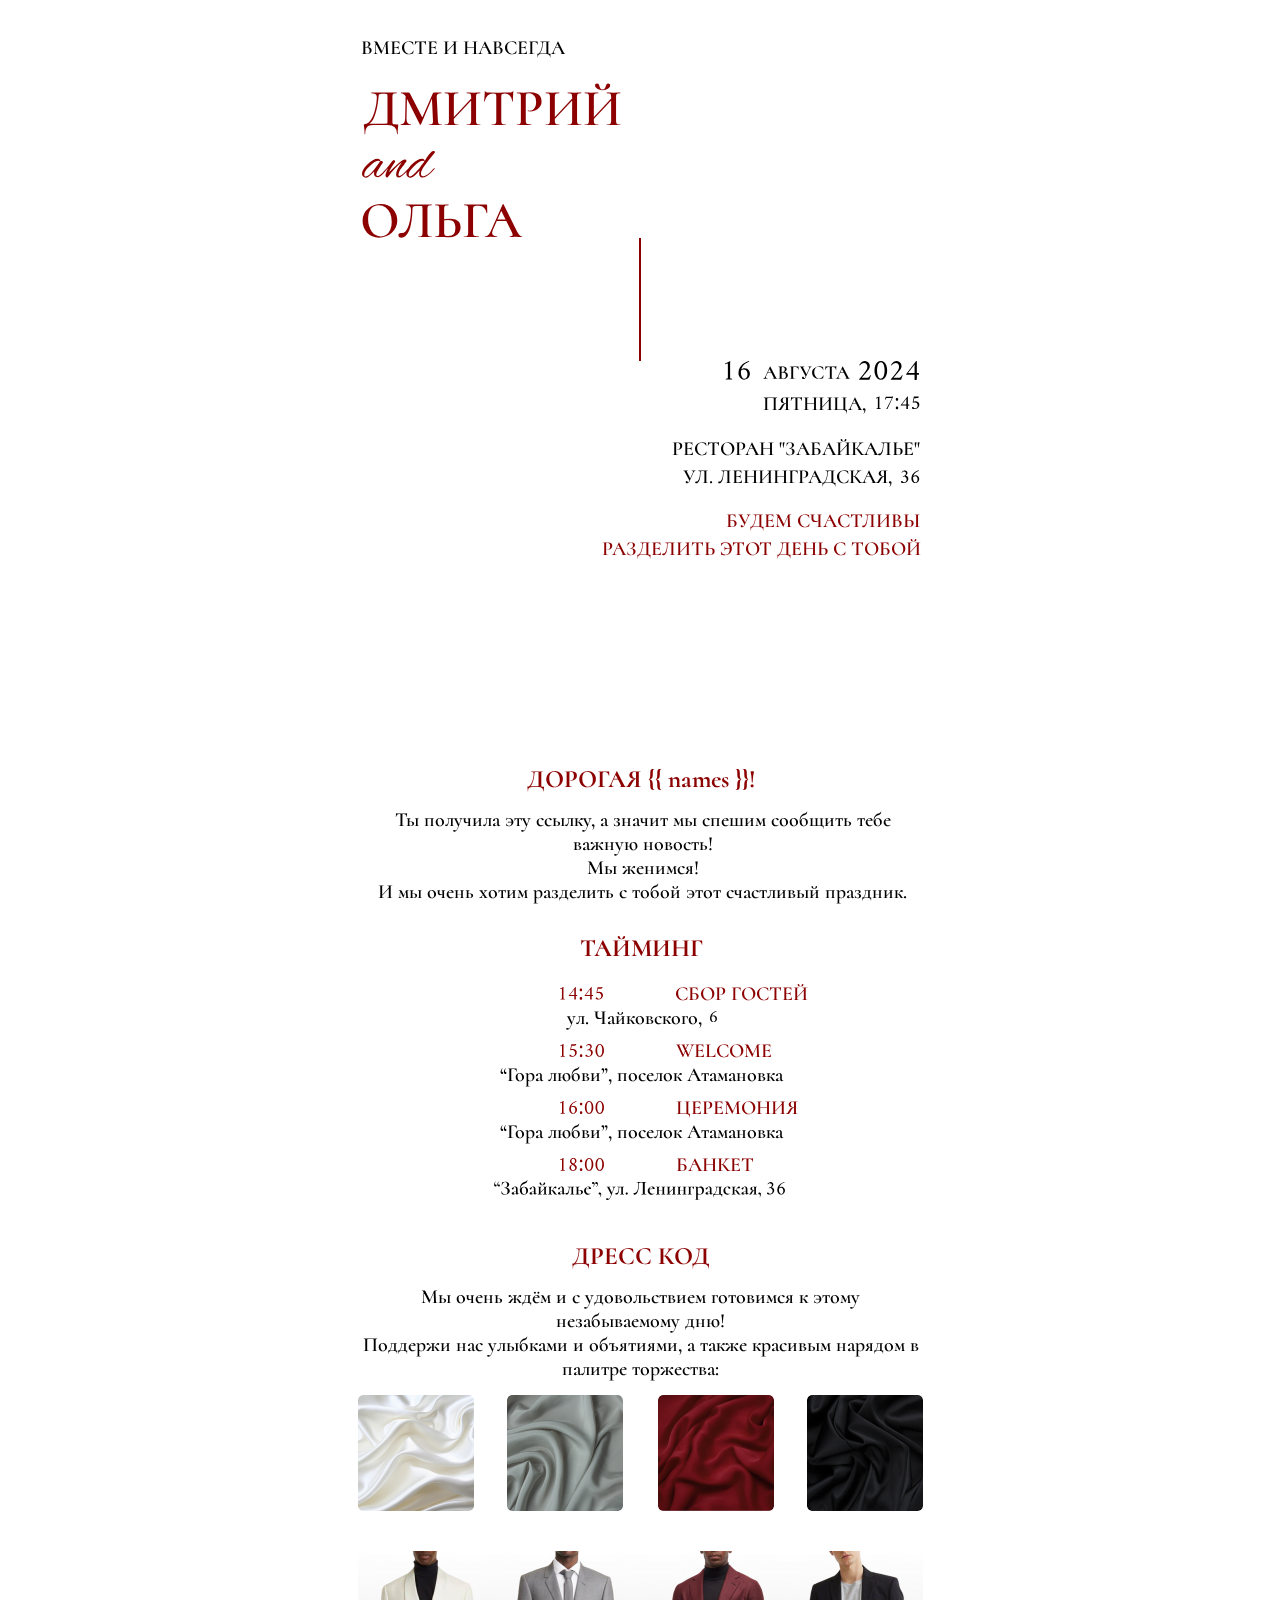
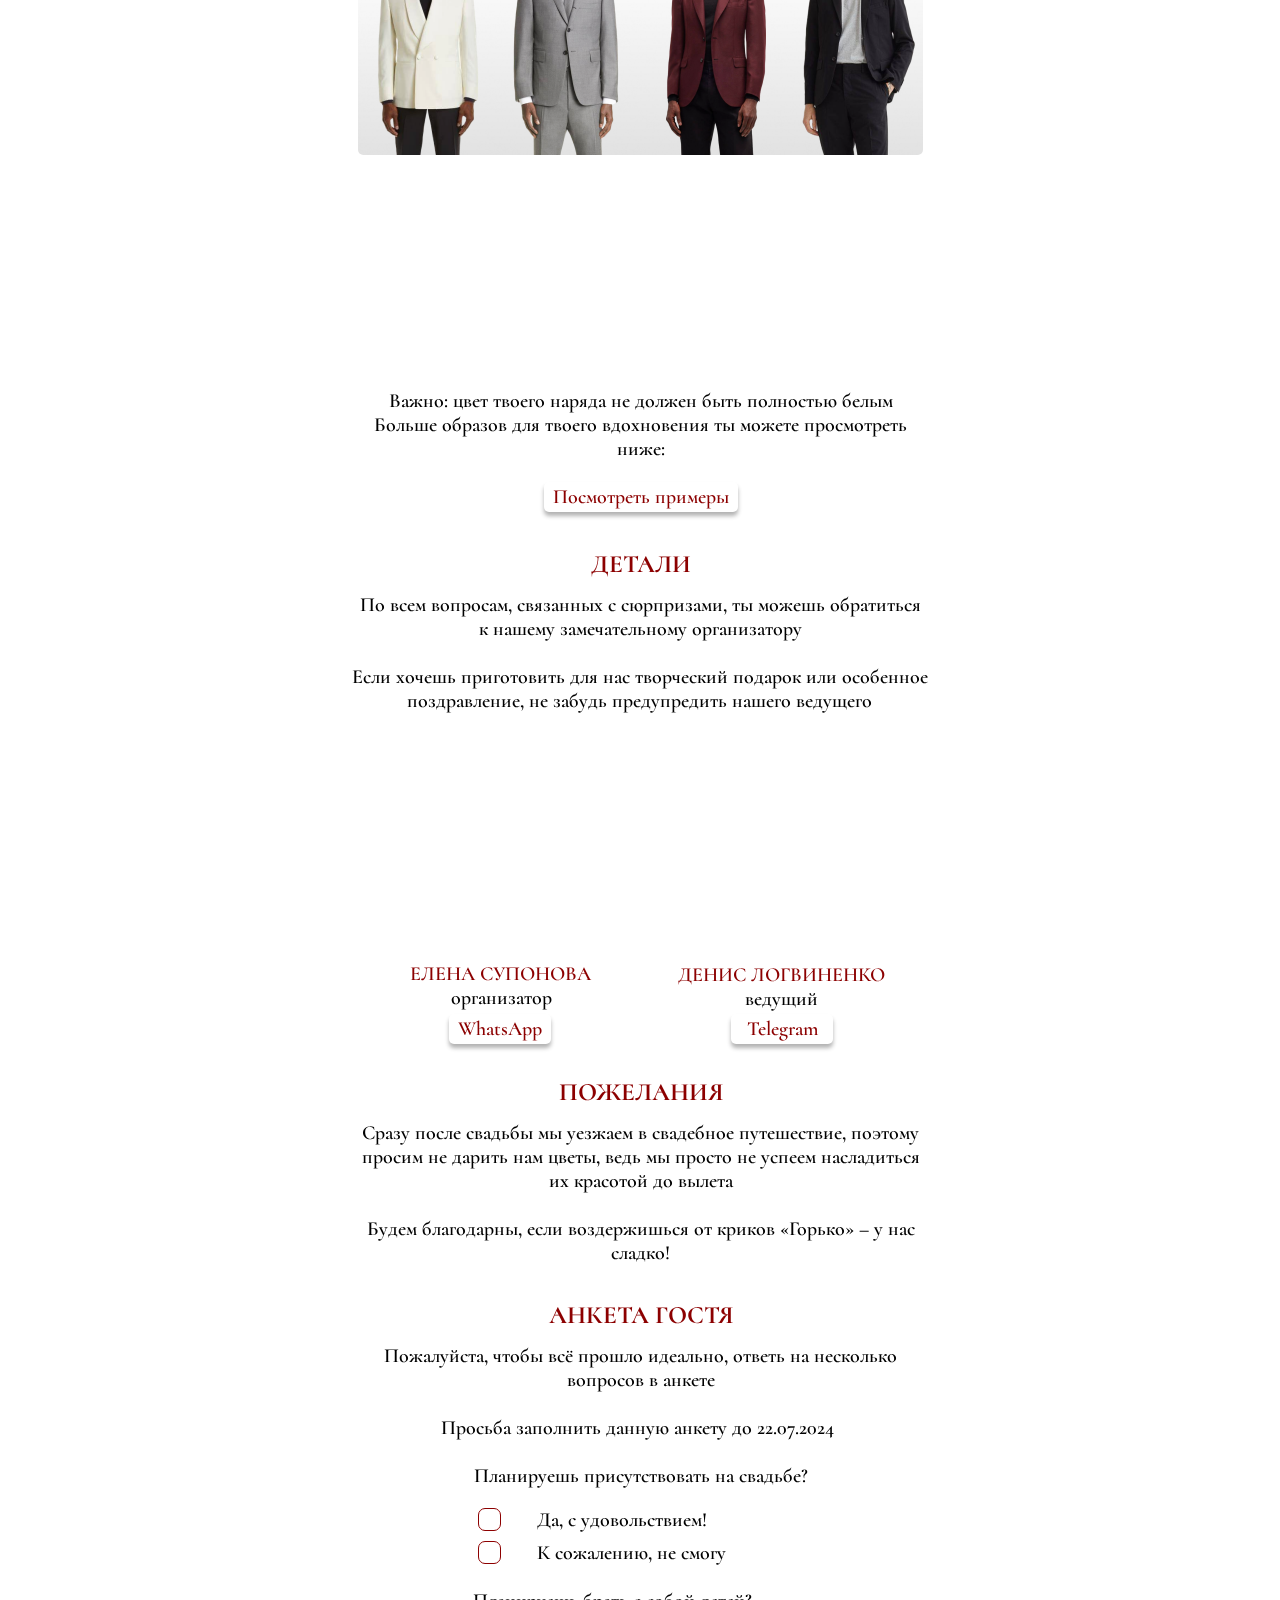
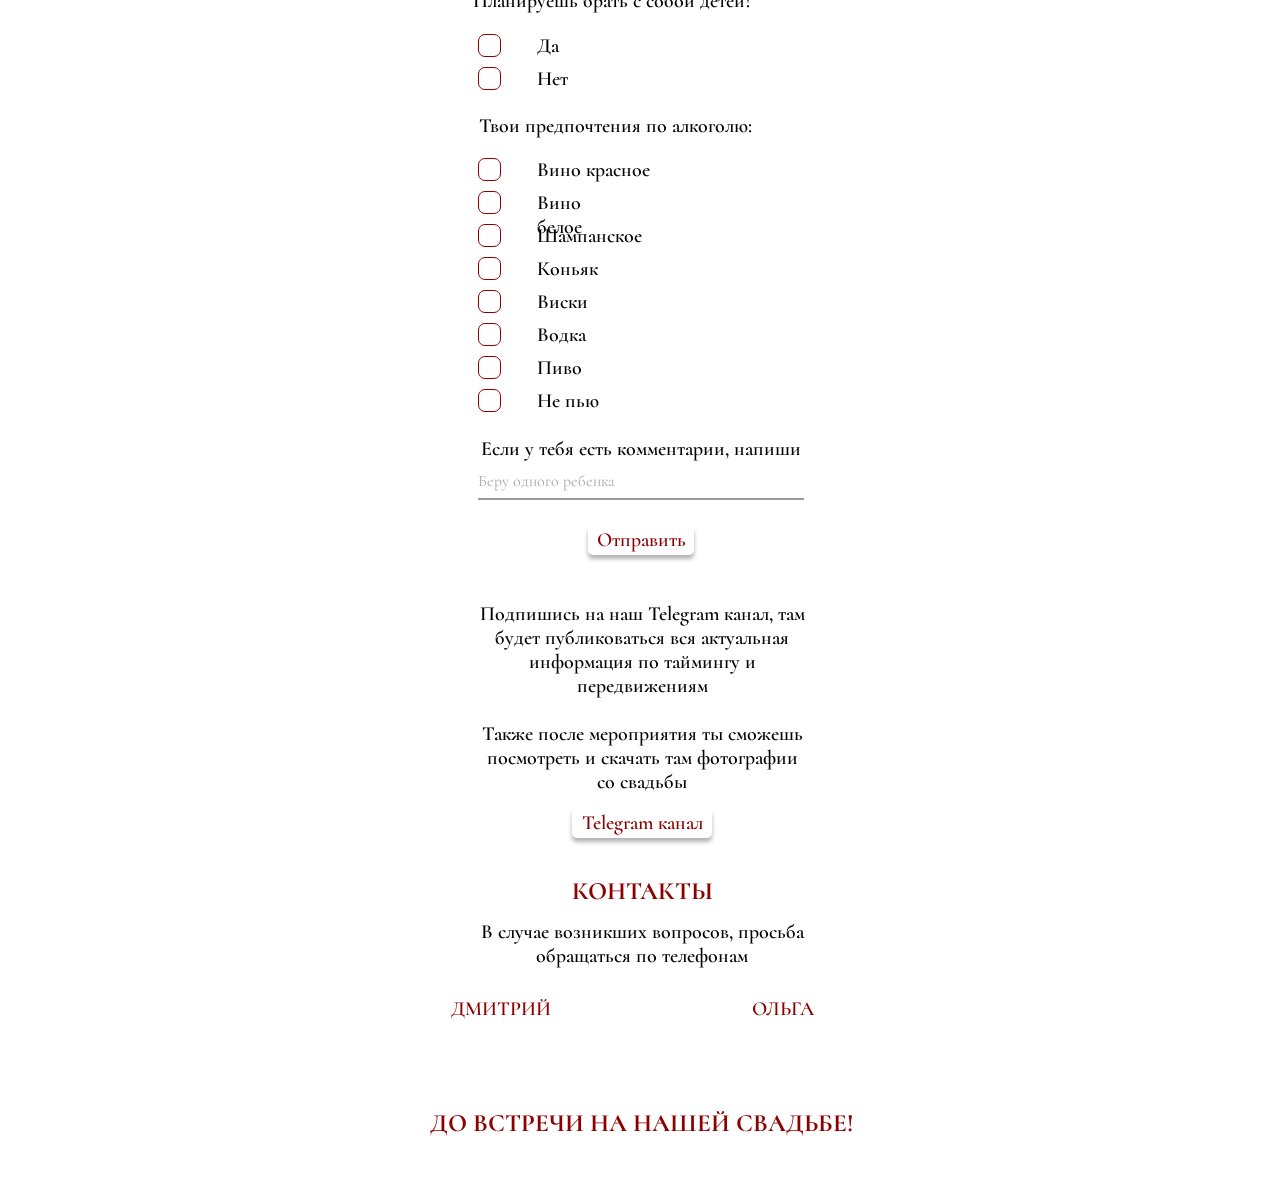
<file: frontend/index_female.html>
<!DOCTYPE html>
<html>
    <head>
        <meta charset="utf-8" />
        <meta http-equiv="Content-Type" content="text/html; charset=utf-8" />
        <meta name="viewport" content="width=device-width, initial-scale=1.0" />
        <!--metatextblock-->
        <title>Пригласительное</title>
        <meta property="og:url" content="http://lalilol.tilda.ws" />
        <meta property="og:title" content="Blank page" />
        <meta property="og:description" content />
        <meta property="og:type" content="website" />
        <link rel="canonical" href="http://lalilol.tilda.ws">
        <!--/metatextblock-->
        <meta name="format-detection" content="telephone=no" />
        <meta http-equiv="x-dns-prefetch-control" content="on">
        <link rel="dns-prefetch" href="https://ws.tildacdn.com">
        <link rel="shortcut icon" href="images/tildafavicon.ico"
            type="image/x-icon" />
        <!-- Assets -->
        <script src="https://neo.tildacdn.com/js/tilda-fallback-1.0.min.js"
            async charset="utf-8"></script>
        <script src="js/index.js"></script>
        <link rel="stylesheet" href="css/tilda-grid-3.0.min.css" type="text/css"
            media="all" onerror="this.loaderr='y';" />
        <link rel="stylesheet" href="css/checkbox.css">
        <link rel="stylesheet" href="css/input.css">
        <link rel="stylesheet" href="css/styles.css">
        <link rel="stylesheet" href="css/styles_770493065_one.css">
        <link rel="stylesheet" href="css/style_770398307.css">
        <link rel="stylesheet" href="css/styles_770549826.css">
        <link rel="stylesheet" href="css/styles_770552913.css">
        <link rel="stylesheet" href="css/style_770570710.css">
        <link rel="stylesheet" href="css/styles_770575436.css">
        <link rel="stylesheet" href="css/styles_770580941.css">
        <link rel="stylesheet" href="css/styles_770582594.css">
        <link rel="stylesheet" href="css/styles_770590880.css">
        <link rel="stylesheet" href="css/styles_770601122.css">
        <link rel="stylesheet"
            href="css/tilda-blocks-page51512955.min.css?t=1720213275"
            type="text/css" media="all" onerror="this.loaderr='y';" /><link
            rel="stylesheet" href="css/tilda-animation-2.0.min.css"
            type="text/css" media="all" onerror="this.loaderr='y';" /><link
            rel="stylesheet" href="css/tilda-cover-1.0.min.css" type="text/css"
            media="all" onerror="this.loaderr='y';" /><link rel="stylesheet"
            href="https://fonts.googleapis.com/css2?family=Cormorant:wght@300;400;500;600;700"
            type="text/css" /><script nomodule
            src="js/tilda-polyfill-1.0.min.js" charset="utf-8">
            </script>
        <script type="text/javascript">function t_onReady(func) {
                if (document.readyState != 'loading') {
                    func();
                } else {
                    document.addEventListener('DOMContentLoaded', func);
                }
            }
            function t_onFuncLoad(funcName, okFunc, time) {
                if (typeof window[funcName] === 'function') {
                    okFunc();
                } else {
                    setTimeout(function() {
                        t_onFuncLoad(funcName, okFunc, time);
                    },(time || 100));
                }
            }
            function t396_initialScale(t){
                t=document.getElementById("rec"+t);
                if(t){
                    t=t.querySelector(".t396__artboard");
                    if(t){
                        var e,r=document.documentElement.clientWidth,a=[];
                        if(l=t.getAttribute("data-artboard-screens"))for(var l=l.split(","),i=0;i<l.length;i++)a[i]=parseInt(l[i],10);
                        else a=[320,480,640,960,1200];
                        for(i=0;i<a.length;i++){
                            var o=a[i];
                            o<=r&&(e=o)
                        }
                        var n="edit"===window.allrecords.getAttribute("data-tilda-mode"),d="center"===t396_getFieldValue(t,"valign",e,a),u="grid"===t396_getFieldValue(t,"upscale",e,a),c=t396_getFieldValue(t,"height_vh",e,a),g=t396_getFieldValue(t,"height",e,a),s=!!window.opr&&!!window.opr.addons||!!window.opera||-1!==navigator.userAgent.indexOf(" OPR/");if(!n&&d&&!u&&!c&&g&&!s){for(var _=parseFloat((r/e).toFixed(3)),f=[t,t.querySelector(".t396__carrier"),t.querySelector(".t396__filter")],i=0;i<f.length;i++)f[i].style.height=Math.floor(parseInt(g,10)*_)+"px";t396_scaleInitial__getElementsToScale(t).forEach(function(t){t.style.zoom=_})}}}}function t396_scaleInitial__getElementsToScale(t){t=Array.prototype.slice.call(t.querySelectorAll(".t396__elem"));if(!t.length)return[];var e=[];return(t=t.filter(function(t){t=t.closest('.t396__group[data-group-type-value="physical"]');return!t||(-1===e.indexOf(t)&&e.push(t),!1)})).concat(e)}function t396_getFieldValue(t,e,r,a){var l=a[a.length-1],i=r===l?t.getAttribute("data-artboard-"+e):t.getAttribute("data-artboard-"+e+"-res-"+r);if(!i)for(var o=0;o<a.length;o++){var n=a[o];if(!(n<=r)&&(i=n===l?t.getAttribute("data-artboard-"+e):t.getAttribute("data-artboard-"+e+"-res-"+n)))break}return i}
                        </script>
                        <script src="js/tilda-scripts-3.0.min.js" charset="utf-8" defer onerror="this.loaderr='y';"></script>
        <script
            src="js/tilda-blocks-page51512955.min.js?t=1720213275"
            charset="utf-8" async onerror="this.loaderr='y';"></script>
        <script
            src="js/lazyload-1.3.min.export.js" charset="utf-8" async
            onerror="this.loaderr='y';"></script>
        <script
            src="js/tilda-animation-2.0.min.js" charset="utf-8" async
            onerror="this.loaderr='y';"></script>
        <script
            src="js/tilda-zero-1.1.min.js" charset="utf-8" async
            onerror="this.loaderr='y';"></script><script
            src="js/tilda-forms-1.0.min.js" charset="utf-8" async
            onerror="this.loaderr='y';"></script><script
            src="js/tilda-cover-1.0.min.js" charset="utf-8" async
            onerror="this.loaderr='y';"></script><script
            src="js/tilda-zero-scale-1.0.min.js" charset="utf-8" async
            onerror="this.loaderr='y';"></script><script
            src="js/tilda-events-1.0.min.js" charset="utf-8" async
            onerror="this.loaderr='y';"></script><script
            type="text/javascript">window.dataLayer = window.dataLayer || [];</script>
        <script
            type="text/javascript">(function () {
if((/bot|google|yandex|baidu|bing|msn|duckduckbot|teoma|slurp|crawler|spider|robot|crawling|facebook/i.test(navigator.userAgent))===false && typeof(sessionStorage)!='undefined' && sessionStorage.getItem('visited')!=='y' && document.visibilityState){
var style=document.createElement('style');
style.type='text/css';
style.innerHTML='@media screen and (min-width: 980px) {.t-records {opacity: 0;}.t-records_animated {-webkit-transition: opacity ease-in-out .2s;-moz-transition: opacity ease-in-out .2s;-o-transition: opacity ease-in-out .2s;transition: opacity ease-in-out .2s;}.t-records.t-records_visible {opacity: 1;}}';
document.getElementsByTagName('head')[0].appendChild(style);
function t_setvisRecs(){
    var alr=document.querySelectorAll('.t-records');
    Array.prototype.forEach.call(alr, function(el) {
        el.classList.add("t-records_animated");
    });
    setTimeout(function () {
        Array.prototype.forEach.call(alr, function(el) {
        el.classList.add("t-records_visible");
    });
        sessionStorage.setItem("visited", "y");
    }, 400);
} 
document.addEventListener('DOMContentLoaded', t_setvisRecs);
}
})();
    </script>
    </head>
    <body class="t-body"
        style="margin:0;">
        <!--allrecords-->
        <div id="allrecords"
            data-tilda-export="yes" class="t-records"
            data-hook="blocks-collection-content-node"
            data-tilda-project-id="10034585" data-tilda-page-id="51512955"
            data-tilda-formskey="5e220ff0a9e5668b46ff050010034585"
            data-tilda-cookie="no" data-tilda-lazy="yes"
            data-tilda-root-zone="com">
            <div id="rec770493065"
                class="r t-rec t-rec_pt-res-480_15 t-rec_pb_0"
                style="padding-bottom:0px; " data-animationappear="off"
                data-record-type="396"><!-- T396 --><div
                    class='t396'><div class="t396__artboard"
                        data-artboard-recid="770493065"
                        data-artboard-screens="320,480,640,960,1200"
                        data-artboard-height="571" data-artboard-valign="center"
                        data-artboard-upscale="grid"
                        data-artboard-height-res-320="350"
                        data-artboard-height-res-480="240"
                        data-artboard-height-res-640="231"
                        data-artboard-height-res-960="551"><div
                            class="t396__carrier"
                            data-artboard-recid="770493065"></div><div
                            class="t396__filter"
                            data-artboard-recid="770493065"></div><div
                            class='t396__elem tn-elem tn-elem__7704930651720167599563'
                            data-elem-id='1720167599563' data-elem-type='text'
                            data-field-top-value="77"
                            data-field-left-value="322"
                            data-field-width-value="260"
                            data-field-axisy-value="top"
                            data-field-axisx-value="left"
                            data-field-container-value="grid"
                            data-field-topunits-value="px"
                            data-field-leftunits-value="px"
                            data-field-heightunits-value
                            data-field-widthunits-value="px"
                            data-field-top-res-320-value="45"
                            data-field-left-res-320-value="19"
                            data-field-width-res-320-value="130"
                            data-field-left-res-480-value="128"
                            data-field-top-res-640-value="51"
                            data-field-left-res-640-value="208"
                            data-field-width-res-640-value="84"
                            data-field-top-res-960-value="69"
                            data-field-left-res-960-value="172"><div
                                class='tn-atom'
                                field='tn_text_1720167599563'>ДМИТРИЙ</div>
                        </div><div
                            class='t396__elem tn-elem tn-elem__7704930651720167599595'
                            data-elem-id='1720167599595' data-elem-type='text'
                            data-field-top-value="36"
                            data-field-left-value="321"
                            data-field-width-value="205"
                            data-field-axisy-value="top"
                            data-field-axisx-value="left"
                            data-field-container-value="grid"
                            data-field-topunits-value="px"
                            data-field-leftunits-value="px"
                            data-field-heightunits-value
                            data-field-widthunits-value="px"
                            data-field-top-res-320-value="21"
                            data-field-left-res-320-value="20"
                            data-field-left-res-480-value="128"
                            data-field-top-res-640-value="35"
                            data-field-left-res-640-value="208"
                            data-field-top-res-960-value="28"
                            data-field-left-res-960-value="171"><div
                                class='tn-atom'
                                field='tn_text_1720167599595'>ВМЕСТЕ И
                                НАВСЕГДА</div> </div><div
                            class='t396__elem tn-elem tn-elem__7704930651720167599611'
                            data-elem-id='1720167599611' data-elem-type='text'
                            data-field-top-value="509"
                            data-field-left-value="686"
                            data-field-width-value="194"
                            data-field-axisy-value="top"
                            data-field-axisx-value="left"
                            data-field-container-value="grid"
                            data-field-topunits-value="px"
                            data-field-leftunits-value="px"
                            data-field-heightunits-value
                            data-field-widthunits-value="px"
                            data-field-top-res-320-value="319"
                            data-field-left-res-320-value="161"
                            data-field-width-res-320-value="139"
                            data-field-top-res-480-value="211"
                            data-field-left-res-480-value="155"
                            data-field-top-res-640-value="211"
                            data-field-left-res-640-value="241"
                            data-field-top-res-960-value="500"
                            data-field-left-res-960-value="596"><div
                                class='tn-atom'
                                field='tn_text_1720167599611'>БУДЕМ
                                СЧАСТЛИВЫ</div> </div><div
                            class='t396__elem tn-elem tn-elem__7704930651720167599614'
                            data-elem-id='1720167599614' data-elem-type='text'
                            data-field-top-value="537"
                            data-field-left-value="562"
                            data-field-width-value="320"
                            data-field-axisy-value="top"
                            data-field-axisx-value="left"
                            data-field-container-value="grid"
                            data-field-topunits-value="px"
                            data-field-leftunits-value="px"
                            data-field-heightunits-value
                            data-field-widthunits-value="px"
                            data-field-top-res-320-value="335"
                            data-field-left-res-320-value="139"
                            data-field-width-res-320-value="161"
                            data-field-top-res-480-value="222"
                            data-field-left-res-480-value="29"
                            data-field-top-res-640-value="222"
                            data-field-left-res-640-value="115"
                            data-field-top-res-960-value="528"
                            data-field-left-res-960-value="472"><div
                                class='tn-atom'
                                field='tn_text_1720167599614'>РАЗДЕЛИТЬ ЭТОТ
                                ДЕНЬ С ТОБОЙ</div> </div><div
                            class='t396__elem tn-elem tn-elem__7704930651720167599617'
                            data-elem-id='1720167599617' data-elem-type='text'
                            data-field-top-value="465"
                            data-field-left-value="643"
                            data-field-width-value="212"
                            data-field-axisy-value="top"
                            data-field-axisx-value="left"
                            data-field-container-value="grid"
                            data-field-topunits-value="px"
                            data-field-leftunits-value="px"
                            data-field-heightunits-value
                            data-field-widthunits-value="px"
                            data-field-top-res-320-value="293"
                            data-field-left-res-320-value="75"
                            data-field-left-res-480-value="128"
                            data-field-top-res-640-value="194"
                            data-field-left-res-640-value="213"
                            data-field-width-res-640-value="212"
                            data-field-top-res-960-value="456"
                            data-field-left-res-960-value="553"><div
                                class='tn-atom'
                                field='tn_text_1720167599617'>УЛ. ЛЕНИНГРАДСКАЯ,
                            </div> </div><div
                            class='t396__elem tn-elem tn-elem__7704930651720167599635'
                            data-elem-id='1720167599635' data-elem-type='text'
                            data-field-top-value="392"
                            data-field-left-value="723"
                            data-field-width-value="104"
                            data-field-axisy-value="top"
                            data-field-axisx-value="left"
                            data-field-container-value="grid"
                            data-field-topunits-value="px"
                            data-field-leftunits-value="px"
                            data-field-heightunits-value
                            data-field-widthunits-value="px"
                            data-field-top-res-320-value="257"
                            data-field-left-res-320-value="214"
                            data-field-top-res-480-value="164"
                            data-field-left-res-480-value="285"
                            data-field-top-res-640-value="164"
                            data-field-left-res-640-value="372"
                            data-field-width-res-640-value="8"
                            data-field-top-res-960-value="384"
                            data-field-left-res-960-value="635"><div
                                class='tn-atom'
                                field='tn_text_1720167599635'>ПЯТНИЦА,</div>
                        </div><div
                            class='t396__elem tn-elem tn-elem__7704930651720167599652'
                            data-elem-id='1720167599652' data-elem-type='shape'
                            data-field-top-value="361"
                            data-field-left-value="685"
                            data-field-height-value="20"
                            data-field-width-value="195"
                            data-field-axisy-value="top"
                            data-field-axisx-value="left"
                            data-field-container-value="grid"
                            data-field-topunits-value="px"
                            data-field-leftunits-value="px"
                            data-field-heightunits-value="px"
                            data-field-widthunits-value="px"
                            data-field-left-res-320-value="113"
                            data-field-left-res-480-value="273"
                            data-field-top-res-640-value="151"
                            data-field-left-res-640-value="340"
                            data-field-height-res-640-value="7"
                            data-field-width-res-640-value="95"
                            data-field-top-res-960-value="353"
                            data-field-left-res-960-value="593"><div
                                class='tn-atom'></div></div><div
                            class='t396__elem tn-elem tn-elem__7704930651720167605803'
                            data-elem-id='1720167605803' data-elem-type='image'
                            data-field-top-value="366"
                            data-field-left-value="723"
                            data-field-width-value="87"
                            data-field-axisy-value="top"
                            data-field-axisx-value="left"
                            data-field-container-value="grid"
                            data-field-topunits-value="px"
                            data-field-leftunits-value="px"
                            data-field-heightunits-value
                            data-field-widthunits-value="px"
                            data-field-filewidth-value="87"
                            data-field-fileheight-value="13"
                            data-field-top-res-320-value="239"
                            data-field-left-res-320-value="224"
                            data-field-width-res-320-value="44"
                            data-field-top-res-480-value="153"
                            data-field-left-res-480-value="273"
                            data-field-top-res-640-value="153"
                            data-field-left-res-640-value="358"
                            data-field-width-res-640-value="43"
                            data-field-top-res-960-value="358"
                            data-field-left-res-960-value="631"><div
                                class='tn-atom'><img class='tn-atom__img t-img'
                                    data-original='images/tild6566-3563-4663-b261-646437623332__svg_1720167604419.svg'
                                    alt
                                    imgfield='tn_img_1720167605803' /></div></div><div
                            class='t396__elem tn-elem tn-elem__7704930651720167599659'
                            data-elem-id='1720167599659' data-elem-type='vector'
                            data-field-top-value="361"
                            data-field-left-value="685"
                            data-field-width-value="25"
                            data-field-axisy-value="top"
                            data-field-axisx-value="left"
                            data-field-container-value="grid"
                            data-field-topunits-value="px"
                            data-field-leftunits-value="px"
                            data-field-heightunits-value
                            data-field-widthunits-value="px"
                            data-field-top-res-320-value="236"
                            data-field-left-res-320-value="205"
                            data-field-top-res-480-value="150"
                            data-field-left-res-480-value="255"
                            data-field-top-res-640-value="151"
                            data-field-left-res-640-value="340"
                            data-field-width-res-640-value="13"
                            data-field-top-res-960-value="353"
                            data-field-left-res-960-value="593"><div
                                class='tn-atom tn-atom__vector'><?xml
                                version="1.0" encoding="UTF-8"?>
                                <!--?xml version="1.0" encoding="UTF-8"?-->
                                <!--?xml version="1.0" encoding="UTF-8"?-->
                                <!--?xml version="1.0" encoding="UTF-8"?-->
                                <!--?xml version="1.0" encoding="UTF-8"?-->
                                <!--?xml version="1.0" encoding="UTF-8"?-->
                                <!--?xml version="1.0" encoding="UTF-8"?-->
                                <!--?xml version="1.0" encoding="UTF-8"?-->
                                <!--?xml version="1.0" encoding="UTF-8"?-->
                                <!--?xml version="1.0" encoding="UTF-8"?-->
                                <!--?xml version="1.0" encoding="UTF-8"?-->
                                <!--?xml version="1.0" encoding="UTF-8"?-->
                                <!--?xml version="1.0" encoding="UTF-8"?-->
                                <!--?xml version="1.0" encoding="UTF-8"?-->
                                <!--?xml version="1.0" encoding="UTF-8"?-->
                                <!--?xml version="1.0" encoding="UTF-8"?-->
                                <!--?xml version="1.0" encoding="UTF-8"?-->
                                <!--?xml version="1.0" encoding="UTF-8"?-->
                                <!--?xml version="1.0" encoding="UTF-8"?-->
                                <!--?xml version="1.0" encoding="UTF-8"?-->
                                <!--?xml version="1.0" encoding="UTF-8"?-->
                                <!--?xml version="1.0" encoding="UTF-8"?-->
                                <!--?xml version="1.0" encoding="UTF-8"?-->
                                <!--?xml version="1.0" encoding="UTF-8"?-->
                                <!--?xml version="1.0" encoding="UTF-8"?-->
                                <!--?xml version="1.0" encoding="UTF-8"?-->
                                <!--?xml version="1.0" encoding="UTF-8"?-->
                                <!--?xml version="1.0" encoding="UTF-8"?-->
                                <!--?xml version="1.0" encoding="UTF-8"?-->
                                <!--?xml version="1.0" encoding="UTF-8"?-->
                                <!--?xml version="1.0" encoding="UTF-8"?-->
                                <!--?xml version="1.0" encoding="UTF-8"?-->
                                <!--?xml version="1.0" encoding="UTF-8"?-->
                                <!--?xml version="1.0" encoding="UTF-8"?-->
                                <!--?xml version="1.0" encoding="UTF-8"?--> <svg
                                    xmlns="http://www.w3.org/2000/svg"
                                    viewBox="0 0 25.505859375 19.13995361328125"
                                    fill="none"> <path
                                        d="M2.928865071298544 15.511004552867112V3.7059270782766993C2.928865071298544 3.287507169675364 2.8790667380916264 2.9985975955703883 2.7794453087075244 2.839198355961772C2.6997333074180827 2.6798238793234224 2.550313544827063 2.6001118780339807 2.3311439238850125 2.6001118780339807C2.111976779239988 2.6001118780339807 1.7732639193340411 2.6798238793234224 1.3150053441671723 2.839198355961772C0.8567467690003034 2.9786881674757284 0.50806928985892 3.0982190249544903 0.26897785933707524 3.1978404543385923C0.08965928644569175 3.058375405794903 0 2.8890214521389566 0 2.6897785933707525C0 2.6897785933707525 0 2.6798238793234224 0 2.6598896882584953C0 2.580202449939321 0.01992428587682039 2.530379353762136 0.05977285763046117 2.5104699256674756C0.8567467690003034 2.151822874696602 1.6337939181962986 1.7931857289138349 2.3909167815154735 1.434548583131068C3.1679763121966023 1.0559871514714807 3.8055485076608013 0.7471582440837379 4.303655654581311 0.5080668135618932C4.821672229596481 0.2689753830400486 5.09064761263653 0.14942991540882888 5.110581803701457 0.14942991540882888H5.170359613925971C5.269981043310073 0.14942991540882888 5.339713567581918 0.20920277303929005 5.379557186741505 0.32874824067050973C5.419400805901093 0.44829395593143206 5.44928971101335 0.547915385315534 5.469223902078277 0.6276125288228155C5.469223902078277 0.6276125288228155 5.4293802829186895 0.8766661022830705 5.349668281629247 1.3747757255006068C5.269981043310073 1.8529585865442961 5.230137424150485 2.540358830779733 5.230137424150485 3.436926932266384V15.511004552867112C5.230137424150485 15.949333889563107 5.230137424150485 16.35779908411711 5.230137424150485 16.736350610588595C5.250046852245146 17.11492690003034 5.29986994842233 17.423745902229975 5.379557186741505 17.66283238015777C5.419400805901093 17.76245380954187 5.568845331462379 17.85212052487864 5.8278660004550975 17.931807763197813C6.086861906477549 18.011519764487257 6.355837289517597 18.071272811741505 6.634792149575243 18.11111643090109C6.9336564377275485 18.131050621966022 7.142854010543083 18.14100533601335 7.262409630992112 18.14100533601335C7.322187441216626 18.22071733730279 7.352051583358616 18.36018238584648 7.352051583358616 18.559425244614687C7.3719857744235435 18.758668103382888 7.342096869311287 18.89813315192658 7.262409630992112 18.97784515321602C6.664681054687501 18.937976771086166 6.116750811589806 18.908112628944174 5.618643664669296 18.888178437879247C5.1205365177487865 18.84833481871966 4.58258575166869 18.82840062765473 4.0047913664290045 18.82840062765473C3.4469064092839807 18.82840062765473 2.938844548316141 18.84833481871966 2.480581020555219 18.888178437879247C2.022317492794296 18.908112628944174 1.4943239170585558 18.937976771086166 0.8965953407539442 18.97784515321602C0.8168981972466627 18.89813315192658 0.7770496254930218 18.758668103382888 0.7770496254930218 18.559425244614687C0.7969739113698423 18.36018238584648 0.8368224831234831 18.22071733730279 0.8965953407539442 18.14100533601335C1.0161410560148665 18.14100533601335 1.2153839147830705 18.131050621966022 1.4943239170585558 18.11111643090109C1.7931882052108616 18.071272811741505 2.0721282074863474 18.011519764487257 2.3311439238850125 17.931807763197813C2.5901571639866505 17.85212052487864 2.72962221253034 17.76245380954187 2.749556403595267 17.66283238015777C2.829243641914442 17.423745902229975 2.8790667380916264 17.11492690003034 2.8989761661862863 16.736350610588595C2.918910357251214 16.35779908411711 2.928865071298544 15.949333889563107 2.928865071298544 15.511004552867112ZM20.060606028140167 7.352051583358616C21.07672975007585 7.352051583358616 21.92352428132585 7.541339728079491 22.600940095949635 7.919891254550971C23.29829010163835 8.29846754399272 23.846195581765777 8.78659521389563 24.244681299302183 9.384323790200243C24.66310120790352 9.96209341246966 24.962064547936894 10.5797561798392 25.141348452669906 11.237262566368326C25.32063235740291 11.874834761832524 25.41027430976942 12.45262914707221 25.41027430976942 12.970670485057646C25.41027430976942 14.04657201721784 25.141348452669906 15.05274102510619 24.603323397679006 15.989202271692962C24.085306822663835 16.905704564244537 23.377977339957525 17.652877666110438 22.481384475500608 18.230672051350123C21.604725802108618 18.788557008495147 20.608511508267597 19.067487105582526 19.49274159397755 19.067487105582526C18.61608292058556 19.067487105582526 17.819111485512742 18.878223723831915 17.101827288759104 18.499647434390173C16.40447728307039 18.101161716853763 15.806748706765777 17.583145141838592 15.308641559845269 16.945548183404124C14.810534412924756 16.30797598793993 14.422028172405946 15.600671268203884 14.143073312348301 14.823634024195995C13.88407740632585 14.02666258912318 13.75456707182949 13.239645868097695 13.75456707182949 12.462608624089805C13.75456707182949 10.968287183328277 13.993653549757282 9.553702506826456 14.471826505612865 8.218755542703278C14.950024224438714 6.883833341550364 15.647374230127427 5.718265094053398 16.563876522679006 4.722050800212378C17.261226528367718 3.964922984299151 18.058197963440534 3.2675729786104366 18.95479082789745 2.630000783146238C19.871317883419295 1.9924285876820387 20.79779965298847 1.4445107260694783 21.734236136604974 0.9862521509026092C22.69060681128641 0.5279910994387136 23.57722019872573 0.1992426111385012 24.39412582486347 0C24.53359087340716 0 24.623257588743932 0.11954645815003034 24.66310120790352 0.358637145782767C24.702944827063106 0.5778042904277914 24.722879018128033 0.7371985774423544 24.722879018128033 0.8368200068264563C24.105216250758495 1.0360628655946602 23.39791153102245 1.3150028678701458 22.600940095949635 1.6736400136529126C21.82390285194175 2.03227715943568 21.036886130916262 2.5104699256674756 20.239914695843446 3.1081985019720872C19.44294326077063 3.7059270782766993 18.72565906401699 4.46303013121966 18.088086868552793 5.379557186741505C17.450514673088595 6.276150051198422 16.962362240215416 7.3719857744235435 16.62365433290352 8.66706435641687C17.141695670888957 8.248644447815535 17.71949005612864 7.929870731568568 18.35706225159284 7.710693681735438C18.994634447057038 7.471607203807646 19.56249888121966 7.352051583358616 20.060606028140167 7.352051583358616ZM16.384567854975728 9.95213869842233C16.34472423581614 10.270937177639562 16.314835330703882 10.59966560793386 16.294901139638956 10.93839827821602C16.274991711544295 11.277106185527913 16.2650122345267 11.615814092839807 16.2650122345267 11.954522000151698C16.2650122345267 12.612028386680825 16.334744758798543 13.299423678322208 16.4742345703125 14.016683112105582C16.61369961885619 14.733967308859224 16.82289719167172 15.40142840943568 17.101827288759104 16.01909117680522C17.40069157691141 16.63672918120449 17.769313152305823 17.144791042172333 18.20764248900182 17.54327675970874C18.645971825697814 17.921853049150485 19.154033686665656 18.11111643090109 19.731852834875607 18.11111643090109C20.66828931849211 18.11111643090109 21.43537184845267 17.6727870942051 22.033100424757283 16.79612842081311C22.63082900106189 15.919469747421118 22.9296932892142 14.823634024195995 22.9296932892142 13.508621251137741C22.9296932892142 12.67180619690534 22.80018295471784 11.894744189927184 22.54116228572512 11.177484756143812C22.302075807797333 10.46020055939017 21.913544804308252 9.882430937120752 21.375594038228158 9.444101600424757C20.837643272148057 9.005772263728762 20.130338552412017 8.78659521389563 19.253655116049757 8.78659521389563C18.83525997041869 8.78659521389563 18.367041728610438 8.856352501137742 17.849000390625 8.995817549681432C17.35089324370449 9.115348407160194 16.86274081083131 9.434146886377427 16.384567854975728 9.95213869842233Z"
                                        fill="black"></path> </svg>
                            </div></div><div
                            class='t396__elem tn-elem tn-elem__7704930651720167599660'
                            data-elem-id='1720167599660' data-elem-type='vector'
                            data-field-top-value="361"
                            data-field-left-value="819"
                            data-field-width-value="60"
                            data-field-axisy-value="top"
                            data-field-axisx-value="left"
                            data-field-container-value="grid"
                            data-field-topunits-value="px"
                            data-field-leftunits-value="px"
                            data-field-heightunits-value
                            data-field-widthunits-value="px"
                            data-field-top-res-320-value="237"
                            data-field-left-res-320-value="271"
                            data-field-top-res-480-value="151"
                            data-field-left-res-480-value="321"
                            data-field-top-res-640-value="151"
                            data-field-left-res-640-value="405"
                            data-field-width-res-640-value="29"
                            data-field-top-res-960-value="353"
                            data-field-left-res-960-value="727"><div
                                class='tn-atom tn-atom__vector'><?xml
                                version="1.0" encoding="UTF-8"?>
                                <!--?xml version="1.0" encoding="UTF-8"?-->
                                <!--?xml version="1.0" encoding="UTF-8"?-->
                                <!--?xml version="1.0" encoding="UTF-8"?-->
                                <!--?xml version="1.0" encoding="UTF-8"?-->
                                <!--?xml version="1.0" encoding="UTF-8"?-->
                                <!--?xml version="1.0" encoding="UTF-8"?-->
                                <!--?xml version="1.0" encoding="UTF-8"?-->
                                <!--?xml version="1.0" encoding="UTF-8"?-->
                                <!--?xml version="1.0" encoding="UTF-8"?-->
                                <!--?xml version="1.0" encoding="UTF-8"?-->
                                <!--?xml version="1.0" encoding="UTF-8"?-->
                                <!--?xml version="1.0" encoding="UTF-8"?-->
                                <!--?xml version="1.0" encoding="UTF-8"?-->
                                <!--?xml version="1.0" encoding="UTF-8"?-->
                                <!--?xml version="1.0" encoding="UTF-8"?-->
                                <!--?xml version="1.0" encoding="UTF-8"?-->
                                <!--?xml version="1.0" encoding="UTF-8"?-->
                                <!--?xml version="1.0" encoding="UTF-8"?-->
                                <!--?xml version="1.0" encoding="UTF-8"?-->
                                <!--?xml version="1.0" encoding="UTF-8"?-->
                                <!--?xml version="1.0" encoding="UTF-8"?-->
                                <!--?xml version="1.0" encoding="UTF-8"?-->
                                <!--?xml version="1.0" encoding="UTF-8"?-->
                                <!--?xml version="1.0" encoding="UTF-8"?-->
                                <!--?xml version="1.0" encoding="UTF-8"?-->
                                <!--?xml version="1.0" encoding="UTF-8"?-->
                                <!--?xml version="1.0" encoding="UTF-8"?-->
                                <!--?xml version="1.0" encoding="UTF-8"?-->
                                <!--?xml version="1.0" encoding="UTF-8"?-->
                                <!--?xml version="1.0" encoding="UTF-8"?-->
                                <!--?xml version="1.0" encoding="UTF-8"?-->
                                <!--?xml version="1.0" encoding="UTF-8"?-->
                                <!--?xml version="1.0" encoding="UTF-8"?-->
                                <!--?xml version="1.0" encoding="UTF-8"?--> <svg
                                    xmlns="http://www.w3.org/2000/svg"
                                    viewBox="0 0 60.380859375 19.04998779296875"
                                    fill="none"> <path
                                        d="M12.029988002808626 14.489984056204804C11.830007594589361 14.969986937467718 11.619996977498708 15.520001674683627 11.400006053073346 16.140003317084194C11.180015128647986 16.73999444327867 10.980009769660382 17.299989487829286 10.800014926878873 17.81998845073605C10.619995133329029 18.33998741364282 10.50000688839747 18.689996791871128 10.44000029054752 18.869991634652635H0.3000030483277376C0.24000293767755684 18.82999555300878 0.16999632138591167 18.769988955158833 0.08999642336002067 18.689996791871128C0.029996312709839875 18.589994112377322 0 18.510001949089617 0 18.449995351239668C0.8199995161576705 17.529985670357696 1.6600045583677687 16.570004858600207 2.520002651246126 15.570003014430528C3.380005734278151 14.570001170260849 4.199987784897986 13.580004584194215 4.979998704642304 12.599988305462293C5.759984673618285 11.619996977498708 6.430012606534091 10.71999781282283 6.990007651084711 9.899990811434659C7.589998777279184 9.020002162964877 7.969998979048296 8.249996501323606 8.130008256392045 7.589998777279184C8.310003099173553 6.930001053234762 8.400000520564308 6.240012505649535 8.400000520564308 5.5200081837551656C8.400000520564308 4.5200063395854855 8.090012174748193 3.6799888219912193 7.470010532347624 3.0000055325090393C6.869994455384814 2.319994797181689 6.10001374451188 1.979995667210098 5.159993547423812 1.979995667210098C4.380007578447831 1.979995667210098 3.699999338197314 2.1499952321958933 3.1200187282089358 2.4899943621674847C2.540013167452221 2.8299909970622417 2.070008059061854 3.199985940728306 1.7100058981146693 3.5999966587035126C1.3500062322443183 4.000007376678719 1.1100047916128617 4.299990464391787 0.9900065663739669 4.499995823379391C0.8700058460582386 4.499995823379391 0.7400048577931302 4.439989225529443 0.6000060966554752 4.320000980597882C0.48000537633974694 4.180002219460228 0.4199987784897986 4.079999539966425 0.4199987784897986 4.0199929421164775C0.4799978911092459 3.839998099334969 0.6400096635298296 3.5399900608535644 0.9000091449832128 3.119993777440599C1.1800091623353566 2.6799869778215393 1.5600093641044679 2.230004861021436 2.0400097502905474 1.7700050107341168C2.520002651246126 1.2900046245480372 3.0699924376936982 0.8899939065728306 3.6899940800942663 0.5700003026536674C4.330006238700929 0.22999992514365963 5.040005302492252 0.05999711655798037 5.82001622223657 0.05999711655798037C6.760011468556302 0.05999711655798037 7.610009293485279 0.29999805817407027 8.370009697023503 0.7799984443601498C9.15002061676782 1.2399957995706352 9.759992050297004 1.8399944109956097 10.199998849916064 2.5799842983277372C10.659991214972882 3.3199991364282027 10.88998739750129 4.110015314275568 10.88998739750129 4.950007881101498C10.88998739750129 5.790000447927428 10.740008329028926 6.579991675006457 10.44000029054752 7.320006513106922C10.139992252066117 8.05999640043905 9.7300012267562 8.749984948024277 9.210002263849432 9.38999710663094C8.529994023598915 10.22998967345687 7.77001857082903 11.129988838132748 6.930001053234762 12.089994600658574C6.110019002614927 13.029989846978307 5.33000808287061 13.919983753551136 4.589993244770145 14.760001271145404C3.8500033574380166 15.579983321765239 3.2600174893465907 16.240005996577995 2.8200106897275314 16.73999444327867H8.640001961195765C9.22000752195248 16.73999444327867 9.690005145112346 16.55999960049716 10.049994830675361 16.199984964165807C10.429995032444474 15.819984762396695 10.78000441067278 15.249984459743027 11.099998014591943 14.489984056204804C11.139994096235796 14.369995811273245 11.250002033832645 14.309989213423295 11.429996876614153 14.309989213423295C11.490003474464102 14.309989213423295 11.590006153957903 14.329999729629392 11.730004915095558 14.369995811273245C11.870003676233214 14.409991892917098 11.970006355727014 14.449987974560951 12.029988002808626 14.489984056204804ZM21.967005754455062 0.0899999164675878C23.347007800393854 0.0899999164675878 24.506993971138947 0.5199964678299329 25.447039118995352 1.3799945607082904C26.406895176911156 2.2399951486634815 27.126974351110537 3.3899860416128615 27.607027133910126 4.829994685401601C28.107040531379134 6.249992812984246 28.357047230113636 7.809989701704546 28.357047230113636 9.5099853515625C28.357047230113636 11.21000595218879 28.107040531379134 12.7799831482438 27.607027133910126 14.219991792032541C27.107013736441115 15.639989919615186 26.376954254907023 16.78999578302557 25.41709819699122 17.66998443149535C24.477003147598143 18.529987514527377 23.327022234956093 18.959989056043387 21.967005754455062 18.959989056043387C20.64701030636622 18.959989056043387 19.50698475029055 18.529987514527377 18.54700393853306 17.66998443149535C17.58699817600723 16.78999578302557 16.847008288675102 15.639989919615186 16.326984375000002 14.219991792032541C15.826995928299327 12.7799831482438 15.576989229564825 11.21000595218879 15.576989229564825 9.5099853515625C15.576989229564825 7.809989701704546 15.826995928299327 6.249992812984246 16.326984375000002 4.829994685401601C16.826997772469007 3.3899860416128615 17.557007352466428 2.2399951486634815 18.516988164223918 1.3799945607082904C19.476993926749742 0.5199964678299329 20.626999790160124 0.0899999164675878 21.967005754455062 0.0899999164675878ZM22.117009773695766 1.1699939239249741C21.297002772307593 1.1699939239249741 20.58700370851627 1.5499941256940857 19.98698763155346 2.3099945292323087C19.407007021565082 3.05000687225594 18.957019914611312 4.0499837656572835 18.63700135992381 5.3099975666645145C18.31700775600465 6.56998641690341 18.1569984786609 7.969998979048296 18.1569984786609 9.5099853515625C18.1569984786609 11.029986158638946 18.31700775600465 12.429998720783834 18.63700135992381 13.709998087228822C18.957019914611312 14.969986937467718 19.386996505358987 15.979994039740443 19.92700598447185 16.73999444327867C20.48700102902247 17.49999484681689 21.127013187629135 17.879995048586004 21.846992558755165 17.879995048586004C22.727006157993287 17.879995048586004 23.456990787222367 17.489989588713843 24.03699634797908 16.710003619737865C24.617001908735798 15.929992699993544 25.047078302556816 14.88999477418001 25.327025923295455 13.589984891528925C25.626934158703513 12.289999959646178 25.776888276407544 10.88000709016658 25.776888276407544 9.360006283090135C25.776888276407544 7.819994959807593 25.6169538513688 6.439992913868802 25.297085001291325 5.22000014527376C24.996927258199896 3.979996860472624 24.567000568988895 3.0000055325090393 24.007005524438277 2.2799937253841684C23.466996045325416 1.5399938577447057 22.837014095590135 1.1699939239249741 22.117009773695766 1.1699939239249741ZM43.96400233245093 14.489984056204804C43.76389717038998 14.969986937467718 43.55406120867769 15.520001674683627 43.333995431947315 16.140003317084194C43.11392965521694 16.73999444327867 42.91407400083936 17.299989487829286 42.73392945344783 17.81998845073605C42.55403441373967 18.33998741364282 42.434021218039774 18.689996791871128 42.373889866348144 18.869991634652635H32.23389761428202C32.174015770273755 18.82999555300878 32.103904111247424 18.769988955158833 32.02406165256973 18.689996791871128C31.9639303008781 18.589994112377322 31.933989378873967 18.510001949089617 31.933989378873967 18.449995351239668C32.754121134103826 17.529985670357696 33.59396399631973 16.570004858600207 34.454016980888426 15.570003014430528C35.31406996545713 14.570001170260849 36.13395221300362 13.580004584194215 36.91391323121126 12.599988305462293C37.694123757102275 11.619996977498708 38.36405188694473 10.71999781282283 38.923947128422 9.899990811434659C39.52401310692149 9.020002162964877 39.9040133086906 8.249996501323606 40.06394773372934 7.589998777279184C40.24409228112087 6.930001053234762 40.33391504713327 6.240012505649535 40.33391504713327 5.5200081837551656C40.33391504713327 4.5200063395854855 40.0240265043905 3.6799888219912193 39.40399991122159 3.0000055325090393C38.8039339327221 2.319994797181689 38.033953221849174 1.979995667210098 37.094057778602796 1.979995667210098C36.314096760395145 1.979995667210098 35.63393881553461 2.1499952321958933 35.05408295938791 2.4899943621674847C34.473977595557855 2.8299909970622417 34.00390512009297 3.199985940728306 33.64411504067666 3.5999966587035126C33.28407545357696 4.000007376678719 33.04404906217717 4.299990464391787 32.92403586647727 4.499995823379391C32.80402267077738 4.499995823379391 32.67402916774277 4.439989225529443 32.534055357373454 4.320000980597882C32.41404216167356 4.180002219460228 32.35391080998192 4.079999539966425 32.35391080998192 4.0199929421164775C32.41404216167356 3.839998099334969 32.57397658671229 3.5399900608535644 32.83396359278151 3.119993777440599C33.11391121352015 2.6799869778215393 33.49391141528926 2.230004861021436 33.973964198088844 1.7700050107341168C34.454016980888426 1.2900046245480372 35.003931915030996 0.8899939065728306 35.62395850819989 0.5700003026536674C36.26394571603823 0.22999992514365963 36.97404458290289 0.05999711655798037 37.754005601110535 0.05999711655798037C38.69390104435692 0.05999711655798037 39.54397372159091 0.29999805817407027 40.30397412512913 0.7799984443601498C41.083935143336774 1.2399957995706352 41.69398142917097 1.8399944109956097 42.13411298263171 2.5799842983277372C42.59395564307851 3.3199991364282027 42.824001727143596 4.110015314275568 42.824001727143596 4.950007881101498C42.824001727143596 5.790000447927428 42.67404760943956 6.579991675006457 42.373889866348144 7.320006513106922C42.07398163094008 8.05999640043905 41.664040507166845 8.749984948024277 41.14406649502841 9.38999710663094C40.46390855016788 10.22998967345687 39.70390814662965 11.129988838132748 38.86406528441374 12.089994600658574C38.04393352918388 13.029989846978307 37.26397251097624 13.919983753551136 36.52393272210743 14.760001271145404C35.78389293323864 15.579983321765239 35.19405676975723 16.240005996577995 34.75392521629649 16.73999444327867H40.57394143853306C41.15404680236312 16.73999444327867 41.624119277827994 16.55999960049716 41.983909357244315 16.199984964165807C42.36390955901343 15.819984762396695 42.71396883877841 15.249984459743027 43.034087196539254 14.489984056204804C43.0740084258781 14.369995811273245 43.18404131424329 14.309989213423295 43.363936353951445 14.309989213423295C43.424067705643075 14.309989213423295 43.52412028667356 14.329999729629392 43.66409409704288 14.369995811273245C43.8040679074122 14.409991892917098 43.904120488442665 14.449987974560951 43.96400233245093 14.489984056204804ZM57.800949928977275 0C57.96113386169938 0 58.0709172423812 0.06000011065018079 58.13104859407283 0.18000008244285898C58.21089105275052 0.3000005532509039 58.25106178977273 0.4199962834129649 58.25106178977273 0.5399970037286932V12.089994600658574H59.990878865896185C60.09093144692665 12.089994600658574 60.18100372062242 12.209982845590135 60.261095686983474 12.449984286221591C60.34093814566116 12.689985726853049 60.38110888268337 12.969983249128358 60.38110888268337 13.290001803815857C60.38110888268337 13.509992728241219 60.35091845299587 13.67000200558497 60.2910366089876 13.77000468507877H58.25106178977273V18.900007408961777C58.25106178977273 18.900007408961777 58.18095013074638 18.919992974399538 58.04097632037707 18.959989056043387C57.92096312467717 19.019995653893336 57.570903844912195 19.049986477434143 56.991047988765494 19.049986477434143C56.29092942923554 19.049986477434143 55.941119657153926 18.969994314146437 55.941119657153926 18.809985036802686V13.77000468507877H47.69089859891529C47.591095525568186 13.709998087228822 47.51100355920713 13.630005923941116 47.451121715198866 13.530003244447313C47.41095097817666 13.409990048747419 47.39099036350723 13.309987369253616 47.39099036350723 13.22999520596591L56.930916637073864 0.750000135588843C57.030969218104346 0.6299994152731148 57.17094302847366 0.4799978911092459 57.351087575865186 0.29999805817407027C57.53098261557335 0.09999893687855115 57.68093673327738 0 57.800949928977275 0ZM55.941119657153926 3.5099992373127584L49.371083338713845 12.089994600658574H55.941119657153926V3.5099992373127584Z"
                                        fill="black"></path> </svg>
                            </div></div><div
                            class='t396__elem tn-elem tn-elem__7704930651720195089306'
                            data-elem-id='1720195089306' data-elem-type='text'
                            data-field-top-value="437"
                            data-field-left-value="531"
                            data-field-width-value="349"
                            data-field-axisy-value="top"
                            data-field-axisx-value="left"
                            data-field-container-value="grid"
                            data-field-topunits-value="px"
                            data-field-leftunits-value="px"
                            data-field-heightunits-value
                            data-field-widthunits-value="px"
                            data-field-top-res-320-value="276"
                            data-field-left-res-320-value="153"
                            data-field-width-res-320-value="147"
                            data-field-top-res-480-value="181"
                            data-field-left-res-480-value="220"
                            data-field-top-res-640-value="182"
                            data-field-left-res-640-value="305"
                            data-field-width-res-640-value="130"
                            data-field-top-res-960-value="429"
                            data-field-left-res-960-value="464"
                            data-field-width-res-960-value="326"><div
                                class='tn-atom'
                                field='tn_text_1720195089306'>РЕСТОРАН
                                "ЗАБАЙКАЛЬЕ"</div> </div><div
                            class='t396__elem tn-elem tn-elem__7704930651720195717687'
                            data-elem-id='1720195717687' data-elem-type='image'
                            data-field-top-value="470"
                            data-field-left-value="861"
                            data-field-width-value="19"
                            data-field-axisy-value="top"
                            data-field-axisx-value="left"
                            data-field-container-value="grid"
                            data-field-topunits-value="px"
                            data-field-leftunits-value="px"
                            data-field-heightunits-value
                            data-field-widthunits-value="px"
                            data-field-filewidth-value="19"
                            data-field-fileheight-value="14"
                            data-field-top-res-320-value="296"
                            data-field-left-res-320-value="289"
                            data-field-width-res-320-value="11"
                            data-field-top-res-480-value="195"
                            data-field-left-res-480-value="342"
                            data-field-top-res-640-value="196"
                            data-field-left-res-640-value="427"
                            data-field-width-res-640-value="8"
                            data-field-top-res-960-value="461"
                            data-field-left-res-960-value="771"><div
                                class='tn-atom'><img class='tn-atom__img t-img'
                                    data-original='images/tild3037-3563-4063-a465-616265643663__36_1.svg'
                                    alt
                                    imgfield='tn_img_1720195717687' /></div></div><div
                            class='t396__elem tn-elem tn-elem__7704930651720195763266'
                            data-elem-id='1720195763266' data-elem-type='image'
                            data-field-top-value="396"
                            data-field-left-value="835"
                            data-field-width-value="45"
                            data-field-axisy-value="top"
                            data-field-axisx-value="left"
                            data-field-container-value="grid"
                            data-field-topunits-value="px"
                            data-field-leftunits-value="px"
                            data-field-heightunits-value
                            data-field-widthunits-value="px"
                            data-field-filewidth-value="45"
                            data-field-fileheight-value="14"
                            data-field-top-res-320-value="260"
                            data-field-left-res-320-value="274"
                            data-field-width-res-320-value="26"
                            data-field-top-res-480-value="165"
                            data-field-left-res-480-value="332"
                            data-field-top-res-640-value="166"
                            data-field-left-res-640-value="417"
                            data-field-width-res-640-value="18"
                            data-field-top-res-960-value="389"
                            data-field-left-res-960-value="745"><div
                                class='tn-atom'><img class='tn-atom__img t-img'
                                    data-original='images/tild3739-3037-4238-b130-393064313734__17_45_1.svg'
                                    alt
                                    imgfield='tn_img_1720195763266' /></div></div><div
                            class='t396__elem tn-elem tn-elem__7704930651720197642493'
                            data-elem-id='1720197642493' data-elem-type='text'
                            data-field-top-value="189"
                            data-field-left-value="320"
                            data-field-width-value="260"
                            data-field-axisy-value="top"
                            data-field-axisx-value="left"
                            data-field-container-value="grid"
                            data-field-topunits-value="px"
                            data-field-leftunits-value="px"
                            data-field-heightunits-value
                            data-field-widthunits-value="px"
                            data-field-top-res-320-value="110"
                            data-field-left-res-320-value="20"
                            data-field-left-res-480-value="128"
                            data-field-top-res-640-value="96"
                            data-field-left-res-640-value="208"
                            data-field-width-res-640-value="84"
                            data-field-top-res-960-value="189"
                            data-field-left-res-960-value="170"><div
                                class='tn-atom'
                                field='tn_text_1720197642493'>ОЛЬГА</div>
                        </div><div
                            class='t396__elem tn-elem tn-elem__7704930651720198902123'
                            data-elem-id='1720198902123' data-elem-type='shape'
                            data-field-top-value="238"
                            data-field-left-value="599"
                            data-field-height-value="123"
                            data-field-width-value="2"
                            data-field-axisy-value="top"
                            data-field-axisx-value="left"
                            data-field-container-value="grid"
                            data-field-topunits-value="px"
                            data-field-leftunits-value="px"
                            data-field-heightunits-value="px"
                            data-field-widthunits-value="px"
                            data-field-top-res-320-value="136"
                            data-field-left-res-320-value="159"
                            data-field-height-res-320-value="100"
                            data-field-width-res-320-value="2"
                            data-field-left-res-480-value="239"
                            data-field-height-res-480-value="34"
                            data-field-width-res-480-value="2"
                            data-field-top-res-640-value="116"
                            data-field-left-res-640-value="319"
                            data-field-height-res-640-value="29"
                            data-field-width-res-640-value="2"
                            data-field-top-res-960-value="238"
                            data-field-left-res-960-value="479"
                            data-field-height-res-960-value="115"
                            data-field-width-res-960-value="2"><div
                                class='tn-atom'></div></div><div
                            class='t396__elem tn-elem tn-elem__7704930651720167599672'
                            data-elem-id='1720167599672' data-elem-type='shape'
                            data-field-top-value="151"
                            data-field-left-value="322"
                            data-field-height-value="28"
                            data-field-width-value="75"
                            data-field-axisy-value="top"
                            data-field-axisx-value="left"
                            data-field-container-value="grid"
                            data-field-topunits-value="px"
                            data-field-leftunits-value="px"
                            data-field-heightunits-value="px"
                            data-field-widthunits-value="px"
                            data-field-top-res-320-value="86"
                            data-field-left-res-320-value="20"
                            data-field-height-res-320-value="24"
                            data-field-width-res-320-value="46"
                            data-field-left-res-480-value="128"
                            data-field-top-res-640-value="82"
                            data-field-left-res-640-value="208"
                            data-field-height-res-640-value="14"
                            data-field-width-res-640-value="28"
                            data-field-top-res-960-value="144"
                            data-field-left-res-960-value="172"><div
                                class='tn-atom'></div></div><div
                            class='t396__elem tn-elem tn-elem__7704930651720167599675'
                            data-elem-id='1720167599675' data-elem-type='vector'
                            data-field-top-value="151"
                            data-field-left-value="322"
                            data-field-width-value="73"
                            data-field-axisy-value="top"
                            data-field-axisx-value="left"
                            data-field-container-value="grid"
                            data-field-topunits-value="px"
                            data-field-leftunits-value="px"
                            data-field-heightunits-value
                            data-field-widthunits-value="px"
                            data-field-top-res-320-value="86"
                            data-field-left-res-320-value="20"
                            data-field-width-res-320-value="44"
                            data-field-left-res-480-value="128"
                            data-field-top-res-640-value="82"
                            data-field-left-res-640-value="208"
                            data-field-width-res-640-value="27"
                            data-field-top-res-960-value="144"
                            data-field-left-res-960-value="172"><div
                                class='tn-atom tn-atom__vector'><?xml
                                version="1.0" encoding="UTF-8"?>
                                <!--?xml version="1.0" encoding="UTF-8"?-->
                                <!--?xml version="1.0" encoding="UTF-8"?-->
                                <!--?xml version="1.0" encoding="UTF-8"?-->
                                <!--?xml version="1.0" encoding="UTF-8"?-->
                                <!--?xml version="1.0" encoding="UTF-8"?-->
                                <!--?xml version="1.0" encoding="UTF-8"?-->
                                <!--?xml version="1.0" encoding="UTF-8"?-->
                                <!--?xml version="1.0" encoding="UTF-8"?-->
                                <!--?xml version="1.0" encoding="UTF-8"?-->
                                <!--?xml version="1.0" encoding="UTF-8"?-->
                                <!--?xml version="1.0" encoding="UTF-8"?-->
                                <!--?xml version="1.0" encoding="UTF-8"?-->
                                <!--?xml version="1.0" encoding="UTF-8"?-->
                                <!--?xml version="1.0" encoding="UTF-8"?-->
                                <!--?xml version="1.0" encoding="UTF-8"?-->
                                <!--?xml version="1.0" encoding="UTF-8"?-->
                                <!--?xml version="1.0" encoding="UTF-8"?-->
                                <!--?xml version="1.0" encoding="UTF-8"?-->
                                <!--?xml version="1.0" encoding="UTF-8"?-->
                                <!--?xml version="1.0" encoding="UTF-8"?-->
                                <!--?xml version="1.0" encoding="UTF-8"?-->
                                <!--?xml version="1.0" encoding="UTF-8"?-->
                                <!--?xml version="1.0" encoding="UTF-8"?-->
                                <!--?xml version="1.0" encoding="UTF-8"?-->
                                <!--?xml version="1.0" encoding="UTF-8"?-->
                                <!--?xml version="1.0" encoding="UTF-8"?-->
                                <!--?xml version="1.0" encoding="UTF-8"?-->
                                <!--?xml version="1.0" encoding="UTF-8"?-->
                                <!--?xml version="1.0" encoding="UTF-8"?-->
                                <!--?xml version="1.0" encoding="UTF-8"?-->
                                <!--?xml version="1.0" encoding="UTF-8"?-->
                                <!--?xml version="1.0" encoding="UTF-8"?-->
                                <!--?xml version="1.0" encoding="UTF-8"?-->
                                <!--?xml version="1.0" encoding="UTF-8"?--> <svg
                                    xmlns="http://www.w3.org/2000/svg"
                                    viewBox="0 0 73.71484375 26.95001220703125"
                                    fill="none"> <path
                                        d="M4.172010275423729 26.949896994173727C3.2920049695444917 26.949896994173727 2.412009658898305 26.638295603813557 1.5320093506355932 26.01509282309322C0.6520090423728814 25.391640161546608 0.15700861909427966 24.65828991260593 0.04700858056144068 23.814992100105933C-0.31965754819915254 20.991713584480934 1.4586793233580508 17.636713658633475 5.382008200476695 13.74999232256356C9.2686295842161 9.863295974576271 12.770334543167372 7.9199977767478815 15.887048113082626 7.9199977767478815C16.730345925582625 7.9199977767478815 17.39033116393008 8.121676591631356 17.86702881620763 8.525009233315679C18.12363143670551 8.781661829978813 18.30704396318856 9.129995701800846 18.417041502913136 9.570010848781779C18.56364658368644 10.010001007680085 18.673644123411016 10.229996087129237 18.747034122086863 10.229996087129237C18.89363920286017 10.229996087129237 19.022027971398302 10.211704810646188 19.13205049920551 10.174997317266948C19.242048038930086 10.10170727092161 19.37033685513771 10.064999777542374 19.517041888241526 10.064999777542374C19.957032047139833 10.064999777542374 20.342048424258472 10.229996087129237 20.672041043432202 10.560013694385592C21.002033662605932 10.890006313559322 21.185346236758477 11.183291439353813 21.222028742055084 11.439994012182202C21.258636283103815 11.51330904661017 20.085345851430084 13.328293440148304 17.70203250662076 16.884997168961863C15.31864419756356 20.368310899099576 14.237035041048728 22.73330797934322 14.457030120497881 23.980013397775423C14.640342694650423 24.82331121027542 15.043650348252118 25.244960116525423 15.667028045550847 25.244960116525423C17.573643738082627 25.244960116525423 21.05703243246822 22.091713969809323 26.117044200211865 15.784996783633474C26.226991763771185 15.63829175052966 26.33693932733051 15.565001704184322 26.4471367717161 15.565001704184322C26.630299417372882 15.565001704184322 26.722005680614405 15.69329052039195 26.722005680614405 15.949993093220337C26.722005680614405 16.24330320709746 26.557084335275423 16.610003319650424 26.226991763771185 17.04999347854873C21.570337625794494 23.320003171345338 17.99534262049788 26.45488307733051 15.502031735963984 26.45488307733051C15.172039116790254 26.45488307733051 14.860337774099577 26.39990929555085 14.567027660222458 26.28996173199152C12.953647117319916 25.666758951271184 12.147031810116525 24.456711050052967 12.147031810116525 22.659992944915253C12.147031810116525 22.036690211864407 12.22034684454449 21.41331251456568 12.367026889565677 20.790009781514833L8.957003205773306 24.0900109375C7.9303428429555085 25.116771252648306 6.995338767213983 25.849921596927967 6.152015966631356 26.28996173199152C5.345350683262712 26.730001867055083 4.685340456832627 26.949896994173727 4.172010275423729 26.949896994173727ZM3.6769963585805083 25.739974033368643C5.8036820948093215 25.739974033368643 8.700350609110169 23.411709434586864 12.367026889565677 18.755005320444916L18.197046423463984 10.725010003972457C17.903636357256357 10.211704810646188 17.42703865730932 9.955002237817796 16.767028430879236 9.955002237817796C14.530345154925847 9.955002237817796 11.505337848252118 11.751695354872881 7.69200651085805 15.34500662473517C3.732020116525424 19.011707893273304 1.953678247351695 22.036690211864407 2.357008390227754 24.42000355667373C2.5403384560381355 25.299933898305085 2.9803286149364405 25.739974033368643 3.6769963585805083 25.739974033368643ZM37.17801897510593 26.784975648834745C36.18799114141949 26.784975648834745 35.49132339777542 26.51010673993644 35.08801574417373 25.960119041313558C34.68470809057204 25.373398861228814 34.48305426377118 24.65828991260593 34.48305426377118 23.814992100105933C34.48305426377118 21.688306363877118 35.21645448887712 19.414990558792372 36.68300505826271 16.99499470868644L40.203076257944915 11.274997702595337C37.70976537341102 13.108298360699152 35.234695789194916 15.400005394597457 32.77811738612289 18.14999386387712C32.1179322431144 18.88329413665254 31.366290717690678 19.74500816604873 30.522942929025426 20.735011011652542C29.716327621822032 21.72498886917373 28.818006051377118 22.861696747881354 27.827978217690674 24.145009707362288C26.50810769332627 25.86841277807203 25.719733686440676 26.730001867055083 25.463106077860168 26.730001867055083C24.949725920286017 26.730001867055083 24.528027037870764 26.51010673993644 24.198034418697034 26.07006660487288C23.868041799523304 25.593293988347455 23.70304548993644 25.171745034427964 23.70304548993644 24.804994945709748C23.70304548993644 24.511709819915254 23.794726765095337 23.980013397775423 23.97803933924788 23.21000563162076C24.161326925317795 22.403290372086865 24.381346992849576 21.706697592690677 24.638024577595342 21.12000240068856C24.89472715042373 20.49669966763771 25.15125480667373 19.89171319915254 25.408132296080506 19.304993019067794C25.70124250529661 18.68169028601695 25.976361295021185 18.07670381753178 26.232988903601694 17.490008625529658L22.933037723781776 20.955006091101694C22.85974767743644 21.028296137447033 22.639727609904657 21.248291216896185 22.273027497351695 21.61499132944915C21.90632738479873 21.981691442002116 21.613042259004235 22.165004016154658 21.393047179555083 22.165004016154658C21.20973460540254 22.165004016154658 21.118028342161015 22.036690211864407 21.118028342161015 21.780012627118644C21.118028342161015 21.706697592690677 21.154735835540254 21.61499132944915 21.228025881885593 21.504993789724576C21.264733375264832 21.358288756620762 21.374730914989406 21.193292447033897 21.55804348914195 21.01000486096398C22.10803118776483 20.459992174258474 22.67633515095339 19.873296982256353 23.26303034295551 19.249994249205507C23.849725534957628 18.62669151615466 24.454736991525422 17.911707507944914 25.07803972457627 17.10499224841102C25.408132296080506 16.70170958289195 25.90314621292373 16.096698126324153 26.563081475105932 15.290007854872881C27.223016737288134 14.446710042372882 27.93792578125 13.548313507680083 28.708058487817794 12.594993167372882C29.514673795021185 11.641697815148305 30.266315320444917 10.761692509269068 30.962983064088984 9.955002237817796C31.14639559057203 9.698299664989406 31.34804941737288 9.533328343485168 31.567944544491525 9.460013309057203C31.78808955243644 9.34999078125 31.934769597457624 9.294992011387711 32.00798467955508 9.294992011387711C32.99801251324153 9.294992011387711 33.49302643008475 9.680008388506357 33.49302643008475 10.44999116657839C33.49302643008475 10.67001123411017 33.43805264830508 10.890006313559322 33.328105084745765 11.110001393008474C30.027929012182202 15.656707967425847 28.048123225635592 19.12170543299788 27.38793808262712 21.504993789724576C31.641409507415254 17.25169728151483 35.05128326271186 14.061693665254237 37.61805911016949 11.935007929025423C40.22131755826271 9.771689663665255 42.072934480932204 8.690005542902542 43.173159759004236 8.690005542902542C43.759630058262715 8.690005542902542 44.19967019332627 8.781661829978813 44.49303028336864 8.964999392213983C44.82312285487288 9.148336954449151 44.98804420021187 9.496670826271187 44.98804420021187 10.010001007680085C44.98804420021187 10.193313581832628 44.96980289989407 10.339993626853813 44.93307041843221 10.44999116657839C44.82312285487288 10.706693739406779 44.07123144862288 11.733304126059322 42.678145842161015 13.529997243114407C41.83479805349577 14.556707582097458 41.08315652807203 15.491711657838984 40.42297138506356 16.33500947033898C39.79976860434322 17.178307282838983 39.28626350635593 17.911707507944914 38.882955852754236 18.53501024099576C38.223020590572034 19.561695591896186 37.728006673728814 20.533307208686438 37.397914102224576 21.44999501986229C37.068071411546605 22.330000325741526 36.90315006620762 23.08169182733051 36.90315006620762 23.704994560381355C36.90315006620762 23.961697133209746 36.939632666843224 24.273298523569913 37.013097629766946 24.63999863612288C37.0863127118644 25.006823689088982 37.30645771980932 25.189986334745765 37.673032891949155 25.189986334745765C38.51638068061441 25.189986334745765 39.83625120497881 24.456711050052967 41.63314422669491 22.99001055217161C42.4762421345339 22.256710279396184 43.26461614141949 21.523310054290253 43.99801636652542 20.790009781514833C44.73141659163135 20.02000201536017 45.42808433527542 19.268310513771187 46.088019597457624 18.53501024099576C46.23469964247881 18.38830520789195 46.47308595074152 18.113311358580507 46.802928641419484 17.710003704978813C47.13302121292373 17.26998855799788 47.33467503972457 17.04999347854873 47.40814000264831 17.04999347854873C47.554820047669494 17.04999347854873 47.62803512976695 17.196698511652542 47.62803512976695 17.490008625529658C47.62803512976695 17.636713658633475 47.53632886652542 17.893291291048726 47.35291634004238 18.259991403601692C47.206236295021185 18.59000901085805 47.0413149496822 18.84671158368644 46.858152304025424 19.029999169756355C46.45484465042372 19.506696822033895 45.84963328919491 20.16670704846398 45.043017981991525 21.01000486096398C44.27313515625 21.853302673463983 43.39305488612288 22.714991714777543 42.40302705243644 23.594997020656777C41.449731700211856 24.475002326536018 40.51467764830508 25.226718816207626 39.59811477754237 25.849921596927967C38.68130202595339 26.473374258474575 37.87468671875 26.784975648834745 37.17801897510593 26.784975648834745ZM49.02062097457627 26.949896994173727C47.92064557733051 26.949896994173727 46.98559152542373 26.656786784957625 46.2157086996822 26.07006660487288C45.4455759931144 25.44661394332627 45.00553585805085 24.69499740598517 44.895588294491525 23.814992100105933C44.74890824947033 22.6417016684322 44.91382959480932 21.468311284427966 45.390602211334745 20.29499586467161C45.90385742849576 19.084997939618646 46.582283871822035 17.929998784427966 47.42563166048729 16.829998399099573C48.30571193061441 15.729998013771187 49.240516101694915 14.703312662870761 50.230543935381355 13.74999232256356C54.11744018802966 9.863295974576271 57.6190202065678 7.9199977767478815 60.73553387182203 7.9199977767478815C61.7990266684322 7.9199977767478815 62.51393571239407 8.194991626059322 62.880760765360165 8.745004312764829C63.02744081038135 8.928341875000001 63.19236215572033 9.34999078125 63.37552480137712 10.010001007680085C67.48231618114407 3.3366836612817794 70.34245211864408 0 71.95568273305084 0C72.32225790519068 0 72.70732425847459 0.09166703195180084 73.11063191207627 0.27499884692796606C73.51393956567797 0.45833391035487286 73.71559339247881 0.6966702424523304 73.71559339247881 0.9900003467955508C73.71559339247881 1.1733304126059323 73.62388712923729 1.4116717423199152 73.44072448358051 1.7050018466631356C72.34074908633474 3.0616648238877118 71.24052380826271 4.418342793961864 70.14054841101695 5.77499577595339C69.04057301377118 7.094991240730932 67.9588389168432 8.433327958156779 66.89559600105932 9.790005928230931C65.09895286016949 12.063296745233052 63.65064359110169 14.043302436440678 62.550668193855934 15.729998013771187C61.45069279661016 17.416693591101694 60.66231878972457 18.84671158368644 60.18554617319915 20.02000201536017C60.038866128177965 20.386702127913136 59.89243596398305 20.845008551377116 59.74575591896186 21.394996250000002C59.63555847457627 21.90830144332627 59.58058469279661 22.439997865466104 59.58058469279661 22.99001055217161C59.58058469279661 23.686703283898304 59.72726473781779 24.291689752383473 60.02062482786017 24.804994945709748C60.313984917902545 25.318425079449153 60.845731316207626 25.57505268802966 61.61561414194915 25.57505268802966C62.82553710275423 25.57505268802966 64.3105788532839 24.988332507944914 66.07073939353813 23.814992100105933C67.8306500529661 22.6417016684322 69.88392080243644 20.716694747086866 72.23055164194915 18.039996324152543C72.37723168697033 17.893291291048726 72.50567043167372 17.765002474841104 72.61561799523305 17.655004935116526C72.76229804025424 17.54500739539195 72.90897808527542 17.471692360963985 73.05565813029662 17.435009855667374C73.38575070180084 17.361694821239407 73.55067204713983 17.435009855667374 73.55067204713983 17.655004935116526C73.55067204713983 17.765002474841104 73.44072448358051 17.9667062778072 73.22057947563559 18.259991403601692C72.08387159692796 19.616694361758473 70.81897485434322 20.955006091101694 69.42563936705508 22.275001555879236C68.03230387976696 23.594997020656777 66.60223591101695 24.69499740598517 65.13568534163134 25.57505268802966C63.70561737288135 26.418400476694917 62.36725566737288 26.839949430614407 61.120600225105925 26.839949430614407C59.87394478283898 26.839949430614407 58.99386451271186 26.418400476694917 58.48060929555084 25.57505268802966C57.967354078389825 24.731704899364406 57.71072646980932 23.778309594809322 57.71072646980932 22.714991714777543C57.71072646980932 21.61499132944915 57.912380296610166 20.606697207362288 58.31568795021186 19.69000939618644L53.86056269862288 24.145009707362288C52.87053486493644 25.1350125529661 51.95397199417373 25.849921596927967 51.11062420550847 26.28996173199152C50.304008898305085 26.730001867055083 49.607341154661015 26.949896994173727 49.02062097457627 26.949896994173727ZM48.52560705773305 25.739974033368643C50.102355071504235 25.739974033368643 52.72385481991525 23.57670574417373 56.39060606461864 19.249994249205507C56.57401859110169 19.029999169756355 57.2157125529661 18.223308898305085 58.31568795021186 16.829998399099573C59.41566334745763 15.400005394597457 60.97392018008475 13.328293440148304 62.99070832891949 10.615012464247881C62.73383083951271 10.174997317266948 62.29404058527542 9.955002237817796 61.67058792372882 9.955002237817796C59.39742204713983 9.955002237817796 56.353873583156776 11.751695354872881 52.540692174258474 15.34500662473517C48.94740589247881 18.68169028601695 47.150762751588985 21.48670251324152 47.150762751588985 23.759993330243645C47.150762751588985 25.080038771186437 47.60904418697034 25.739974033368643 48.52560705773305 25.739974033368643Z"
                                        fill="#8D0000">
                                    </path>
                                </svg>
                            </div>
                        </div>
                    </div>
                </div>
                <script>t_onReady(function () {
                    t_onFuncLoad('t396_init', function () {
                        t396_init('770493065');
                    });
                });
                </script>
                <!-- /T396 --></div>
            <div id="rec770398307" class="r t-rec t-rec_pt_0 t-rec_pb_0"
                style="padding-top:0px;padding-bottom:0px;background-color:#ffffff; "
                data-animationappear="off" data-record-type="415"
                data-bg-color="#ffffff">
                <!-- t415 --><!-- cover -->
                <div class="t-cover" id="recorddiv770398307" bgimgfield="img"
                    style="height:18vh;background-color: #ffffff;">
                    <div class="t-cover__carrier" id="coverCarry770398307"
                        data-content-cover-id="770398307" data-content-cover-bg
                        data-display-changed="true"
                        data-content-cover-height="18vh"
                        data-content-cover-parallax
                        style="height:18vh;background-attachment:scroll; "
                        itemscope itemtype="http://schema.org/ImageObject">
                        <meta itemprop="image" content>
                    </div>
                    <div class="t-cover__filter"
                        style="height:18vh;background-image: -moz-linear-gradient(top, rgba(0,0,0,0.0), rgba(0,0,0,0.0));background-image: -webkit-linear-gradient(top, rgba(0,0,0,0.0), rgba(0,0,0,0.0));background-image: -o-linear-gradient(top, rgba(0,0,0,0.0), rgba(0,0,0,0.0));background-image: -ms-linear-gradient(top, rgba(0,0,0,0.0), rgba(0,0,0,0.0));background-image: linear-gradient(top, rgba(0,0,0,0.0), rgba(0,0,0,0.0));filter: progid:DXImageTransform.Microsoft.gradient(startColorStr='#fe000000', endColorstr='#fe000000');">
                    </div>
                    <div class="t415">
                        <div class="t-container">
                            <div class="t-width t-width_12 t415__mainblock">
                                <div class="t-cover__wrapper t-valign_middle"
                                    style="height:18vh;">
                                    <div class="t415__content"
                                        data-hook-content="covercontent">
                                        <div id="t415__timer770398307"
                                            class="t415__timer t-animate"
                                            data-animate-style="fadeinup"
                                            data-animate-group="yes"
                                            data-animate-order="5"
                                            data-animate-delay="0.3">
                                            <div class="t415__col ">
                                                <span
                                                    class="t415__days t-title t-title_lg t415__number"
                                                    style="color: #000000; font-family: Amiri-Quran;"></span>
                                                <div
                                                    class="t415__text t-descr t-descr_xxs"
                                                    style="color: #000000">Дней</div>
                                            </div>
                                            <div class="t415__col">
                                                <span
                                                    class="t415__hours t-title t-title_lg t415__number"
                                                    style="color: #000000; font-family: Amiri-Quran;"></span>
                                                <div
                                                    class="t415__text t-descr t-descr_xxs"
                                                    style="color: #000000">Часов</div>
                                            </div>
                                            <div class="t415__col">
                                                <span
                                                    class="t415__minutes t-title t-title_lg t415__number"
                                                    style="color: #000000; font-family: Amiri-Quran;"></span>
                                                <div
                                                    class="t415__text t-descr t-descr_xxs"
                                                    style="color: #000000">Минут</div>
                                            </div>
                                            <div class="t415__col">
                                                <span
                                                    class="t415__seconds t-title t-title_lg t415__number"
                                                    style="color: #000000; font-family: Amiri-Quran;"></span>
                                                <div
                                                    class="t415__text t-descr t-descr_xxs"
                                                    style="color: #000000">Секунд</div>
                                            </div>
                                        </div>
                                    </div>
                                </div>
                            </div>
                        </div>
                    </div>
                </div>
                <script type="text/javascript">t_onReady(function () {
    function getTimeRemaining(endtime) {
        var time = Date.parse(endtime) - Date.parse(new Date());
        if (time < 0) {
            var seconds = 0;
            var minutes = 0;
            var hours = 0;
            var days = 0;
        } else {
            var seconds = Math.floor((time / 1000) % 60);
            var minutes = Math.floor((time / 1000 / 60) % 60);
            var hours = Math.floor((time / (1000 * 60 * 60)) % 24);
            var days = Math.floor(time / (1000 * 60 * 60 * 24));
        }
        return {
            total: time,
            days: days,
            hours: hours,
            minutes: minutes,
            seconds: seconds,
        };
    }
    function handleOverflowMonth(date) {
        var splittedDate = date.split('-');
        var year = parseInt(splittedDate[0], 10);
        var month = parseInt(splittedDate[1], 10);
        var day = parseInt(splittedDate[2], 10);
        // Сколько дней в месяце
        var countDays = new Date(year, month, 0).getDate();
        if (day > countDays) {
            var difference = Math.abs(countDays - day);
            day = difference;
            month += 1;
            if (month > 12) {
                year += 1;
                month = 1;
            }
            return year + '-' + ('0' + month).slice(-2) + '-' + ('0' + day).slice(-2);
        }
        return date;
    }
    function initializeClock(id, endtime) {
        var clock = document.getElementById(id);
        if (!clock) return;
        var daysSpan = clock.querySelector('.t415__days');
        var hoursSpan = clock.querySelector('.t415__hours');
        var minutesSpan = clock.querySelector('.t415__minutes');
        var secondsSpan = clock.querySelector('.t415__seconds');
        function updateClock() {
            var time = getTimeRemaining(endtime);
            if (time.days >= 100) {
                daysSpan.innerHTML = time.days;
            } else {
                daysSpan.innerHTML = ('0' + time.days).slice(-2);
            }
            hoursSpan.innerHTML = ('0' + time.hours).slice(-2);
            minutesSpan.innerHTML = ('0' + time.minutes).slice(-2);
            secondsSpan.innerHTML = ('0' + time.seconds).slice(-2);
            if (time.total <= 0) {
                clearInterval(timeInterval);
            }
        }
        updateClock();
        var timeInterval = setInterval(updateClock, 1000);
    }
    var deadlineDate = "2024-08-16".trim();
    var deadlineTime = "00:00".trim();
    var deadlineUtc = "+03:00".trim();
    if (deadlineUtc.charAt(0) !== '-' && deadlineUtc.charAt(0) !== '+') {
    deadlineUtc = '+' + deadlineUtc;
    }
    deadlineDate = handleOverflowMonth(deadlineDate);
    var deadline = new Date(deadlineDate + 'T' + ('0' + deadlineTime).slice(-5) + deadlineUtc);
    initializeClock('t415__timer770398307', deadline);
});</script></div><div
                id="rec770549826" class="r t-rec t-rec_pt_15"
                style="padding-top:15px; " data-animationappear="off"
                data-record-type="396"><!-- T396 --><div
                    class='t396'>
                    <div class="t396__artboard"
                        data-artboard-recid="770549826"
                        data-artboard-screens="320,480,640,960,1200"
                        data-artboard-height="172" data-artboard-valign="center"
                        data-artboard-upscale="grid"
                        data-artboard-height-res-320="153"><div
                            class="t396__carrier"
                            data-artboard-recid="770549826"></div><div
                            class="t396__filter"
                            data-artboard-recid="770549826"></div>
                        <div
                            class='t396__elem tn-elem tn-elem__7705498261720169793859'
                            data-elem-id='1720169793859' data-elem-type='text'
                            data-field-top-value="60"
                            data-field-left-value="320"
                            data-field-width-value="565"
                            data-field-axisy-value="top"
                            data-field-axisx-value="left"
                            data-field-container-value="grid"
                            data-field-topunits-value="px"
                            data-field-leftunits-value="px"
                            data-field-heightunits-value
                            data-field-widthunits-value="px"
                            data-field-top-res-320-value="46"
                            data-field-left-res-320-value="20"
                            data-field-width-res-320-value="280">
                        <div
                                class='tn-atom' field='tn_text_1720169793859'>Ты
                                получила эту ссылку, а значит мы спешим сообщить
                                тебе важную новость! <br>Мы женимся! <br>И мы
                                очень хотим разделить с тобой этот счастливый
                                праздник.</div> </div><div
                            class='t396__elem tn-elem tn-elem__7705498261720169793879'
                            data-elem-id='1720169793879' data-elem-type='text'
                            data-field-top-value="16"
                            data-field-left-value="319"
                            data-field-width-value="564"
                            data-field-axisy-value="top"
                            data-field-axisx-value="left"
                            data-field-container-value="grid"
                            data-field-topunits-value="px"
                            data-field-leftunits-value="px"
                            data-field-heightunits-value
                            data-field-widthunits-value="px"
                            data-field-top-res-320-value="18"
                            data-field-left-res-320-value="20"
                            data-field-width-res-320-value="280">
                            <div
                                class='tn-atom'
                                field='tn_text_1720169793879'>ДОРОГАЯ {{ names }}!</div> </div></div> </div>
                <script>t_onReady(function () {
t_onFuncLoad('t396_init', function () {
t396_init('770549826');
});
});</script><!-- /T396 --></div><div id="rec770552913" class="r t-rec" style=" "
                data-animationappear="off"
                data-record-type="396"><!-- T396 -->
                <div
                    class='t396'><div class="t396__artboard"
                        data-artboard-recid="770552913"
                        data-artboard-screens="320,480,640,960,1200"
                        data-artboard-height="301" data-artboard-valign="center"
                        data-artboard-upscale="grid"
                        data-artboard-height-res-320="255"><div
                            class="t396__carrier"
                            data-artboard-recid="770552913"></div><div
                            class="t396__filter"
                            data-artboard-recid="770552913"></div><div
                            class='t396__elem tn-elem tn-elem__7705529131720171073279'
                            data-elem-id='1720171073279' data-elem-type='text'
                            data-field-top-value="13"
                            data-field-left-value="319"
                            data-field-width-value="564"
                            data-field-axisy-value="top"
                            data-field-axisx-value="left"
                            data-field-container-value="grid"
                            data-field-topunits-value="px"
                            data-field-leftunits-value="px"
                            data-field-heightunits-value
                            data-field-widthunits-value="px"
                            data-field-top-res-320-value="17"
                            data-field-left-res-320-value="20"
                            data-field-width-res-320-value="280"><div
                                class='tn-atom'
                                field='tn_text_1720171073279'>ТАЙМИНГ<br></div>
                        </div><div
                            class='t396__elem tn-elem tn-elem__7705529131720171073284'
                            data-elem-id='1720171073284' data-elem-type='text'
                            data-field-top-value="86"
                            data-field-left-value="312"
                            data-field-width-value="564"
                            data-field-axisy-value="top"
                            data-field-axisx-value="left"
                            data-field-container-value="grid"
                            data-field-topunits-value="px"
                            data-field-leftunits-value="px"
                            data-field-heightunits-value
                            data-field-widthunits-value="px"
                            data-field-top-res-320-value="76"
                            data-field-left-res-320-value="-128"><div
                                class='tn-atom'
                                field='tn_text_1720171073284'>ул. Чайковского,
                            </div> </div><div
                            class='t396__elem tn-elem tn-elem__7705529131720171073288'
                            data-elem-id='1720171073288' data-elem-type='text'
                            data-field-top-value="143"
                            data-field-left-value="319"
                            data-field-width-value="564"
                            data-field-axisy-value="top"
                            data-field-axisx-value="left"
                            data-field-container-value="grid"
                            data-field-topunits-value="px"
                            data-field-leftunits-value="px"
                            data-field-heightunits-value
                            data-field-widthunits-value="px"
                            data-field-top-res-320-value="125"
                            data-field-left-res-320-value="21"
                            data-field-width-res-320-value="280"><div
                                class='tn-atom'
                                field='tn_text_1720171073288'>“Гора любви”,
                                поселок Атамановка</div> </div><div
                            class='t396__elem tn-elem tn-elem__7705529131720171073291'
                            data-elem-id='1720171073291' data-elem-type='text'
                            data-field-top-value="200"
                            data-field-left-value="319"
                            data-field-width-value="564"
                            data-field-axisy-value="top"
                            data-field-axisx-value="left"
                            data-field-container-value="grid"
                            data-field-topunits-value="px"
                            data-field-leftunits-value="px"
                            data-field-heightunits-value
                            data-field-widthunits-value="px"
                            data-field-top-res-320-value="174"
                            data-field-left-res-320-value="21"
                            data-field-width-res-320-value="280"><div
                                class='tn-atom'
                                field='tn_text_1720171073291'>“Гора любви”,
                                поселок Атамановка</div> </div><div
                            class='t396__elem tn-elem tn-elem__7705529131720171079715'
                            data-elem-id='1720171079715' data-elem-type='image'
                            data-field-top-value="260"
                            data-field-left-value="454"
                            data-field-width-value="267"
                            data-field-axisy-value="top"
                            data-field-axisx-value="left"
                            data-field-container-value="grid"
                            data-field-topunits-value="px"
                            data-field-leftunits-value="px"
                            data-field-heightunits-value
                            data-field-widthunits-value="px"
                            data-field-filewidth-value="267"
                            data-field-fileheight-value="20"
                            data-field-top-res-320-value="219"
                            data-field-left-res-320-value="46"
                            data-field-width-res-320-value="205"><div
                                class='tn-atom'><img class='tn-atom__img t-img'
                                    data-original='images/tild3130-6331-4133-a162-393838333337__svg_1720171078201.svg'
                                    alt
                                    imgfield='tn_img_1720171079715' /></div></div><div
                            class='t396__elem tn-elem tn-elem__7705529131720171073331'
                            data-elem-id='1720171073331' data-elem-type='text'
                            data-field-top-value="62"
                            data-field-left-value="635"
                            data-field-width-value="134"
                            data-field-axisy-value="top"
                            data-field-axisx-value="left"
                            data-field-container-value="grid"
                            data-field-topunits-value="px"
                            data-field-leftunits-value="px"
                            data-field-heightunits-value
                            data-field-widthunits-value="px"
                            data-field-top-res-320-value="55"
                            data-field-left-res-320-value="182"><div
                                class='tn-atom'
                                field='tn_text_1720171073331'>СБОР ГОСТЕЙ</div>
                        </div><div
                            class='t396__elem tn-elem tn-elem__7705529131720171073334'
                            data-elem-id='1720171073334' data-elem-type='text'
                            data-field-top-value="119"
                            data-field-left-value="636"
                            data-field-width-value="97"
                            data-field-axisy-value="top"
                            data-field-axisx-value="left"
                            data-field-container-value="grid"
                            data-field-topunits-value="px"
                            data-field-leftunits-value="px"
                            data-field-heightunits-value
                            data-field-widthunits-value="px"
                            data-field-top-res-320-value="104"
                            data-field-left-res-320-value="182"><div
                                class='tn-atom'
                                field='tn_text_1720171073334'>WELCOME</div>
                        </div><div
                            class='t396__elem tn-elem tn-elem__7705529131720171073340'
                            data-elem-id='1720171073340' data-elem-type='text'
                            data-field-top-value="176"
                            data-field-left-value="636"
                            data-field-width-value="123"
                            data-field-axisy-value="top"
                            data-field-axisx-value="left"
                            data-field-container-value="grid"
                            data-field-topunits-value="px"
                            data-field-leftunits-value="px"
                            data-field-heightunits-value
                            data-field-widthunits-value="px"
                            data-field-top-res-320-value="153"
                            data-field-left-res-320-value="182"><div
                                class='tn-atom'
                                field='tn_text_1720171073340'>ЦЕРЕМОНИЯ</div>
                        </div><div
                            class='t396__elem tn-elem tn-elem__7705529131720171073343'
                            data-elem-id='1720171073343' data-elem-type='text'
                            data-field-top-value="233"
                            data-field-left-value="636"
                            data-field-width-value="79"
                            data-field-axisy-value="top"
                            data-field-axisx-value="left"
                            data-field-container-value="grid"
                            data-field-topunits-value="px"
                            data-field-leftunits-value="px"
                            data-field-heightunits-value
                            data-field-widthunits-value="px"
                            data-field-top-res-320-value="195"
                            data-field-left-res-320-value="182">
                            <div class='tn-atom' field='tn_text_1720171073343'>
                                БАНКЕТ
                            </div>
                        </div>
                        <div
                            class='t396__elem tn-elem tn-elem__7705529131720171079583'
                            data-elem-id='1720171079583' data-elem-type='image'
                            data-field-top-value="181"
                            data-field-left-value="520"
                            data-field-width-value="44"
                            data-field-axisy-value="top"
                            data-field-axisx-value="left"
                            data-field-container-value="grid"
                            data-field-topunits-value="px"
                            data-field-leftunits-value="px"
                            data-field-heightunits-value
                            data-field-widthunits-value="px"
                            data-field-filewidth-value="44"
                            data-field-fileheight-value="13"
                            data-field-top-res-320-value="157"
                            data-field-left-res-320-value="105"
                            data-field-width-res-320-value="35"><div
                                class='tn-atom'><img class='tn-atom__img t-img'
                                    data-original='images/tild3533-3936-4263-a431-646565306533__svg_1720171078273.svg'
                                    alt
                                    imgfield='tn_img_1720171079583' /></div></div><div
                            class='t396__elem tn-elem tn-elem__7705529131720171079599'
                            data-elem-id='1720171079599' data-elem-type='image'
                            data-field-top-value="238"
                            data-field-left-value="520"
                            data-field-width-value="44"
                            data-field-axisy-value="top"
                            data-field-axisx-value="left"
                            data-field-container-value="grid"
                            data-field-topunits-value="px"
                            data-field-leftunits-value="px"
                            data-field-heightunits-value
                            data-field-widthunits-value="px"
                            data-field-filewidth-value="44"
                            data-field-fileheight-value="13"
                            data-field-top-res-320-value="198"
                            data-field-left-res-320-value="105"
                            data-field-width-res-320-value="35"><div
                                class='tn-atom'><img class='tn-atom__img t-img'
                                    data-original='images/tild3862-6531-4336-b335-363830303263__svg_1720171078290.svg'
                                    alt
                                    imgfield='tn_img_1720171079599' /></div></div><div
                            class='t396__elem tn-elem tn-elem__7705529131720171073294'
                            data-elem-id='1720171073294' data-elem-type='shape'
                            data-field-top-value="262"
                            data-field-left-value="728"
                            data-field-height-value="14"
                            data-field-width-value="19"
                            data-field-axisy-value="top"
                            data-field-axisx-value="left"
                            data-field-container-value="grid"
                            data-field-topunits-value="px"
                            data-field-leftunits-value="px"
                            data-field-heightunits-value="px"
                            data-field-widthunits-value="px"
                            data-field-top-res-320-value="205"
                            data-field-left-res-320-value="258"><div
                                class='tn-atom'></div></div><div
                            class='t396__elem tn-elem tn-elem__7705529131720171073298'
                            data-elem-id='1720171073298' data-elem-type='vector'
                            data-field-top-value="262"
                            data-field-left-value="727"
                            data-field-width-value="18"
                            data-field-axisy-value="top"
                            data-field-axisx-value="left"
                            data-field-container-value="grid"
                            data-field-topunits-value="px"
                            data-field-leftunits-value="px"
                            data-field-heightunits-value
                            data-field-widthunits-value="px"
                            data-field-top-res-320-value="219"
                            data-field-left-res-320-value="258"
                            data-field-width-res-320-value="16"><div
                                class='tn-atom tn-atom__vector'><?xml
                                version="1.0" encoding="UTF-8"?>
                                <!--?xml version="1.0" encoding="UTF-8"?-->
                                <!--?xml version="1.0" encoding="UTF-8"?-->
                                <!--?xml version="1.0" encoding="UTF-8"?-->
                                <!--?xml version="1.0" encoding="UTF-8"?--> <svg
                                    xmlns="http://www.w3.org/2000/svg"
                                    viewBox="0 0 18.220703125 12.759994506835938"
                                    fill="none"> <path
                                        d="M3.8591698817422944 0.09997849563891267C4.192434029858734 0.09997849563891267 4.5590196008133566 0.19995699127782535 4.958926594606164 0.3999144817529966C5.358858548266267 0.5865419055008563 5.698786980950343 0.8664842891160103 5.97871189265839 1.2397341446382708C6.271990333369007 1.612984000160531 6.418629553724315 2.066227734375 6.418629553724315 2.5994453793878427C6.418629553724315 3.012680942315925 6.311976040774828 3.392595082405822 6.098693974743151 3.7391877996575347C5.898740477846746 4.085805476776541 5.652112029109589 4.385723242187501 5.358858548266267 4.639015975492295C5.078908676690925 4.892283748929795 4.825640903253425 5.092237245826199 4.599005308219178 5.238876466181507C4.972255163741439 5.292190742722603 5.372187117401541 5.445494247645549 5.798751249464897 5.698786980950343C6.225340341395548 5.952054754387842 6.585261627782535 6.3053117562071925 6.878515108625856 6.758557986408391C7.185122118471747 7.1984506876070204 7.338425623394692 7.7383326171875 7.338425623394692 8.378203775149828C7.338425623394692 9.044732071382706 7.1917864030393845 9.651231886772262 6.898532922196062 10.197803060787672C6.618583050620719 10.730995745933221 6.238668910530823 11.190906260702056 5.758765542059075 11.577509645226884C5.292190742722603 11.95073454088185 4.765637382277397 12.237373656892123 4.179105460723459 12.437327153788528C3.592573539169521 12.637280650684932 2.992688088613014 12.737269879066782 2.3794915408283392 12.737269879066782C2.126216279430651 12.737269879066782 1.8062831964362158 12.70397341609589 1.4196972838184931 12.637280650684932C1.0464474282962328 12.557309235873289 0.7065140036386987 12.437327153788528 0.3999144817529966 12.277359364297945C0.34659271725171237 12.237373656892123 0.2666088225064212 12.1440986328125 0.15996579270119865 11.997434452589896C0.053321764501284244 11.850770272367296 0 11.697491727311645 0 11.537523937821062C0 11.257599026113015 0.07998289635059933 11.030938471211472 0.23994868905179798 10.857667072452912C0.41324554687500004 10.684420633561643 0.6065372551904966 10.597735014447775 0.8198243131956336 10.597735014447775C1.0864381276755137 10.597735014447775 1.2930534131528255 10.704413487264555 1.4396926335081337 10.917670593428939C1.5996579270119864 11.117624090325343 1.759623220515839 11.297584733518836 1.9195885140196918 11.457552523009419C2.106218433754281 11.644202410637842 2.326172272313784 11.777488101990581 2.579452525684932 11.857459516802228C2.8460488682577054 11.924152282213186 3.1060058861301374 11.957448745184076 3.3592736595676373 11.957448745184076C3.70586637681935 11.957448745184076 4.052459094071062 11.864148761237157 4.399051811322774 11.677498873608734C4.75897309770976 11.47754537671233 5.058915822988014 11.157609797731164 5.29885502729024 10.71769213666524C5.53881919145976 10.264495826198631 5.658776313677227 9.664635335509418 5.658776313677227 8.91808570473031C5.658776313677227 8.384868059717467 5.53881919145976 7.9182932603809935 5.29885502729024 7.518386266588185C5.058915822988014 7.105150703660104 4.745644528574487 6.778550840111302 4.359066103916953 6.538586675941781C3.9858162483946917 6.298647471639555 3.5859092546018836 6.178665389554795 3.159320162671233 6.178665389554795C2.946038096639555 6.178665389554795 2.72609174604024 6.211986812392979 2.499456151005993 6.2786546179366445C2.2861815729345034 6.345322423480309 2.119547002889555 6.391972415453768 1.999572408764983 6.418629553724315C1.9195885140196918 6.311976040774828 1.879597814640411 6.185354633989726 1.879597814640411 6.038715413634418C1.879597814640411 5.945390469820206 1.892926383775685 5.878747624143836 1.9195885140196918 5.838736956870719C2.4394775898972605 5.718779834653254 2.932709527504281 5.53881919145976 3.3992843268407533 5.29885502729024C3.865834166309932 5.058915822988014 4.239084021832192 4.752308813142124 4.519033893407534 4.379058957619863C4.812312334118151 3.992480532962329 4.958926594606164 3.5192414490582196 4.958926594606164 2.959366665774829C4.958926594606164 2.4394775898972605 4.778965951412672 2.0062416853060787 4.419044665025685 1.6596464720676372C4.059123378638699 1.3130487628424659 3.5992378237371576 1.1397573961900687 3.0393380805864725 1.1397573961900687C2.6261025176583908 1.1397573961900687 2.266186223244863 1.2397341446382708 1.9595817093857022 1.4396926335081337C1.652977195526541 1.6263225532427226 1.4063687146832193 1.8262785461258564 1.2197387949486302 2.0395631081442636C1.0464474282962328 2.239521597014127 0.9264678421982021 2.366162971693065 0.8598150125749143 2.41948224020762C0.8064932480736302 2.41948224020762 0.7531714835723459 2.3728222642872434 0.6998497190710616 2.2795122963934076C0.6465279545697774 2.186202328499572 0.6198683203125 2.0928823766588187 0.6198683203125 1.999572408764983C0.8198243131956336 1.692967894905822 1.0731020705800514 1.3997019341288528 1.3797065844392125 1.119762046500428C1.6996371714469178 0.8264935897367295 2.066227734375 0.5865419055008563 2.479470785263271 0.3999144817529966C2.8926988602311643 0.19995699127782535 3.352609375 0.09997849563891267 3.8591698817422944 0.09997849563891267ZM14.641383275363872 4.918940887200343C15.321240140732021 4.918940887200343 15.887829128317637 5.04558725385274 16.341025438784246 5.29885502729024C16.807625197988013 5.552147760595035 17.17416084920805 5.878747624143836 17.440782151648115 6.2786546179366445C17.72073202322346 6.665233042594179 17.920685520119864 7.0784935653895555 18.040667602204625 7.518386266588185C18.160649684289385 7.944975358518836 18.220628245398117 8.331553783176371 18.220628245398117 8.678146500428083C18.220628245398117 9.397989073202055 18.040667602204625 10.07113173426798 17.680746315817636 10.69769928296233C17.334103678831337 11.310888342786814 16.860914514661815 11.81075960509418 16.2610540239726 12.197387949486302C15.674472182684076 12.570612845141268 15.008018766053082 12.757262732769693 14.261469135273973 12.757262732769693C13.674887293985446 12.757262732769693 13.141719568707193 12.63059140625 12.661816200235446 12.377348592679795C12.195216441031677 12.110702330372431 11.795309447238871 11.764184492722602 11.462070258989726 11.337570440924658C11.128856030607878 10.910956389126712 10.868899012735445 10.437767224957192 10.68224912510702 9.917878149079625C10.508977726348459 9.38466050406678 10.42229210723459 8.858107143621577 10.42229210723459 8.338218067744007C10.42229210723459 7.338425623394692 10.582259896725173 6.391972415453768 10.902195475706336 5.498833484053939C11.222131054687502 4.60569455265411 11.688730813891269 3.8258484589041095 12.30189491384846 3.159320162671233C12.768494673052228 2.6527596559289384 13.301687358197773 2.186202328499572 13.901547848886986 1.759623220515839C14.514711948844178 1.3330441125321062 15.134590253103596 0.9664635335509418 15.761157801797946 0.6598590196917808C16.401003999892982 0.3532570018193493 16.994200206014558 0.13330540964790238 17.540771380029966 0C17.63404640410959 0 17.69404992508562 0.0799838947452911 17.72073202322346 0.23994968744648976C17.747414121361302 0.3865834166309932 17.76071773062928 0.4932294416202911 17.76071773062928 0.5598797752568493C17.347507127568495 0.6931829385166952 16.874218123929797 0.8798128582512843 16.341025438784246 1.119762046500428C15.821136362906678 1.3597087387628426 15.29455804259418 1.6796418217572775 14.76136535744863 2.079556303510274C14.228172672303081 2.479470785263271 13.74829426369863 2.986023804045377 13.321680211900686 3.5992378237371576C12.895066160102742 4.19909831442637 12.568541176155822 4.932269456335616 12.341880621254282 5.798751249464897C12.688498298373288 5.51882633775685 13.075026803296234 5.3055442717251715 13.501640855094179 5.158905051369864C13.928254906892123 4.998937261879281 14.308169046982021 4.918940887200343 14.641383275363872 4.918940887200343ZM12.181912831763698 6.658568758026541C12.155230733625856 6.87185082405822 12.135237879922945 7.091822134524829 12.121934270654966 7.318432769691781C12.108630661386986 7.545043404858733 12.101941416952055 7.771654040025686 12.101941416952055 7.998289635059932C12.101941416952055 8.438182336258562 12.14861636879281 8.898092851027398 12.241916352739727 9.377996219499144C12.335191376819349 9.85789958797089 12.475166312607021 10.304481533604452 12.661816200235446 10.71769213666524C12.86176969713185 11.130902739726027 13.108423105736302 11.470831172410103 13.40165162671233 11.737477434717466C13.694905107555652 11.990720248287671 14.034833540239726 12.117391574807364 14.421436924764556 12.117391574807364C15.048004473458905 12.117391574807364 15.561204304901542 11.824163053831336 15.96111129869435 11.237581212542809C16.36101829248716 10.651024331121576 16.56097178938356 9.917878149079625 16.56097178938356 9.038067786815068C16.56097178938356 8.478193003531679 16.47431113013699 7.95830392765411 16.301039731378424 7.478400559182363C16.14107194188784 6.9984971907106175 15.881114924015412 6.6119187660530825 15.521193637628427 6.318640325342466C15.16127235124144 6.025386844499144 14.68808318707192 5.878747624143836 14.10150134578339 5.878747624143836C13.821576434075343 5.878747624143836 13.50833009952911 5.925397616117294 13.161712422410103 6.018722559931508C12.82847323416096 6.098693974743151 12.501848410744865 6.311976040774828 12.181912831763698 6.658568758026541Z"
                                        fill="black"></path> </svg>
                            </div></div><div
                            class='t396__elem tn-elem tn-elem__7705529131720171073306'
                            data-elem-id='1720171073306' data-elem-type='shape'
                            data-field-top-value="91"
                            data-field-left-value="670"
                            data-field-height-value="14"
                            data-field-width-value="9"
                            data-field-axisy-value="top"
                            data-field-axisx-value="left"
                            data-field-container-value="grid"
                            data-field-topunits-value="px"
                            data-field-leftunits-value="px"
                            data-field-heightunits-value="px"
                            data-field-widthunits-value="px"
                            data-field-top-res-320-value="79"
                            data-field-left-res-320-value="209"
                            data-field-height-res-320-value="30"
                            data-field-width-res-320-value="20"><div
                                class='tn-atom'></div></div><div
                            class='t396__elem tn-elem tn-elem__7705529131720171073309'
                            data-elem-id='1720171073309' data-elem-type='vector'
                            data-field-top-value="91"
                            data-field-left-value="670"
                            data-field-width-value="7"
                            data-field-axisy-value="top"
                            data-field-axisx-value="left"
                            data-field-container-value="grid"
                            data-field-topunits-value="px"
                            data-field-leftunits-value="px"
                            data-field-heightunits-value
                            data-field-widthunits-value="px"
                            data-field-top-res-320-value="79"
                            data-field-left-res-320-value="209"
                            data-field-width-res-320-value="7"><div
                                class='tn-atom tn-atom__vector'><?xml
                                version="1.0" encoding="UTF-8"?>
                                <!--?xml version="1.0" encoding="UTF-8"?-->
                                <!--?xml version="1.0" encoding="UTF-8"?-->
                                <!--?xml version="1.0" encoding="UTF-8"?-->
                                <!--?xml version="1.0" encoding="UTF-8"?--> <svg
                                    xmlns="http://www.w3.org/2000/svg"
                                    viewBox="0 0 7.80078125 12.760001182556152"
                                    fill="none"> <path
                                        d="M4.192310485839844 4.887725756835938C4.867833764648437 4.887725756835938 5.430782019042969 5.013562109375 5.881155249023437 5.265210437011719C6.3447654296875005 5.516883142089844 6.709013159179688 5.84142001953125 6.973922814941407 6.238796691894532C7.252093798828125 6.622912036132812 7.450769946289062 7.033550036621094 7.570000012207031 7.470661938476563C7.689205700683594 7.894512512207032 7.748808544921875 8.278652233886717 7.748808544921875 8.623032348632812C7.748808544921875 9.338315234375 7.570000012207031 10.007207849121093 7.2123585693359376 10.629783325195312C6.867978454589844 11.239073095703125 6.397737609863281 11.735787841796876 5.8016847900390625 12.11995194091797C5.218868920898437 12.490805957031249 4.556558215332031 12.67626953125 3.814801428222656 12.67626953125C3.2319855590820312 12.67626953125 2.7021418701171873 12.550408801269532 2.225297176513672 12.298760473632813C1.7616991845703125 12.033802062988281 1.3643249499511718 11.689495080566406 1.0331720349121094 11.265595751953125C0.7020288708496094 10.841696423339844 0.44373525268554687 10.371504333496093 0.2582960559082031 9.854897595214844C0.08609819775390624 9.325078283691406 0 8.801865258789062 0 8.285282897949218C0 7.291829028320312 0.1589499376220703 6.351371716308594 0.4768471313476562 5.4639109619140624C0.7947460314941406 4.576450207519531 1.2583537744140625 3.8015644775390625 1.8676606091308594 3.1392537719726565C2.331268352050781 2.6359083618164063 2.861107165527344 2.17232255859375 3.457159985351563 1.7484524829101562C4.0664741333007814 1.3245824072265624 4.6824189453125 0.9603273645019531 5.304945666503906 0.6556702905273437C5.940758093261719 0.35101565429687503 6.530204626464844 0.13245897204589846 7.073285266113281 0C7.16599267578125 0 7.225619897460938 0.07947606579589844 7.252093798828125 0.2384262471923828C7.278592077636719 0.384129970703125 7.291829028320312 0.49009627075195317 7.291829028320312 0.5563249035644531C6.881215405273437 0.6887821691894531 6.410998937988281 0.8742262414550781 5.881155249023437 1.1126522448730467C5.364572888183593 1.351075810546875 4.84135986328125 1.6689771484375 4.311516174316406 2.0663513830566407C3.781696862792969 2.4637304931640625 3.3048253540039063 2.9670759033203127 2.880974780273437 3.576365673828125C2.4570998291015624 4.17244287109375 2.1325800158691406 4.900962707519532 1.907395838623047 5.761949560546874C2.251793017578125 5.483778576660156 2.6359327392578127 5.271841101074219 3.0597833129882814 5.126137133789062C3.483658264160156 4.967196215820313 3.861167321777344 4.887725756835938 4.192310485839844 4.887725756835938ZM1.7484476074218749 6.616305749511719C1.7219615173339844 6.82821884765625 1.7020939025878905 7.046786987304688 1.6888398876953126 7.2719614135742185C1.6755980615234376 7.497160217285156 1.6689722729492187 7.722310266113281 1.6689722729492187 7.947509069824219C1.6689722729492187 8.384620971679688 1.7153357287597657 8.84160048828125 1.8080528894042969 9.318447619628907C1.9007798010253907 9.795294750976563 2.039862855224609 10.239061694335938 2.225297176513672 10.649650939941408C2.4239855126953125 11.060240185546876 2.6690373046875 11.398014013671874 2.9604452392578122 11.662972424316406C3.2518531738281253 11.914596374511719 3.589627001953125 12.040457104492189 3.973742346191406 12.040457104492189C4.596317822265625 12.040457104492189 5.106269519042969 11.749097924804687 5.50364619140625 11.166233300781249C5.901022863769532 10.58339305419922 6.099699011230468 9.854897595214844 6.099699011230468 8.980673791503905C6.099699011230468 8.424356201171875 6.013622265625 7.90777384033203 5.84142001953125 7.430926708984376C5.6824547241210945 6.954055200195312 5.424175732421875 6.569939855957031 5.0665342895507814 6.278531921386719C4.708892846679688 5.987123986816406 4.238676379394531 5.84142001953125 3.6558361328125 5.84142001953125C3.3776895263671878 5.84142001953125 3.0664139770507814 5.887785913085938 2.7220094848632814 5.980493322753906C2.390873634033203 6.059963781738281 2.0663465075683596 6.2719012573242185 1.7484476074218749 6.616305749511719Z"
                                        fill="black"></path> </svg>
                            </div></div><div
                            class='t396__elem tn-elem tn-elem__7705529131720171073347'
                            data-elem-id='1720171073347' data-elem-type='shape'
                            data-field-top-value="67"
                            data-field-left-value="520"
                            data-field-height-value="14"
                            data-field-width-value="45"
                            data-field-axisy-value="top"
                            data-field-axisx-value="left"
                            data-field-container-value="grid"
                            data-field-topunits-value="px"
                            data-field-leftunits-value="px"
                            data-field-heightunits-value="px"
                            data-field-widthunits-value="px"
                            data-field-top-res-320-value="76"
                            data-field-left-res-320-value="26"
                            data-field-height-res-320-value="19"
                            data-field-width-res-320-value="57"><div
                                class='tn-atom'></div></div><div
                            class='t396__elem tn-elem tn-elem__7705529131720171073351'
                            data-elem-id='1720171073351' data-elem-type='vector'
                            data-field-top-value="67"
                            data-field-left-value="520"
                            data-field-width-value="43"
                            data-field-axisy-value="top"
                            data-field-axisx-value="left"
                            data-field-container-value="grid"
                            data-field-topunits-value="px"
                            data-field-leftunits-value="px"
                            data-field-heightunits-value
                            data-field-widthunits-value="px"
                            data-field-top-res-320-value="59"
                            data-field-left-res-320-value="105"
                            data-field-width-res-320-value="35"><div
                                class='tn-atom tn-atom__vector'><?xml
                                version="1.0" encoding="UTF-8"?>
                                <!--?xml version="1.0" encoding="UTF-8"?-->
                                <!--?xml version="1.0" encoding="UTF-8"?-->
                                <!--?xml version="1.0" encoding="UTF-8"?-->
                                <!--?xml version="1.0" encoding="UTF-8"?--> <svg
                                    xmlns="http://www.w3.org/2000/svg"
                                    viewBox="0 0 43.404296875 12.859999656677246"
                                    fill="none"> <path
                                        d="M1.9600033438846984 10.319995206986352V2.419999088766164C1.9600033438846984 2.139998967425467 1.9266643537850217 1.946670242344648 1.8600038350844108 1.840000441024605C1.8066639454247486 1.7333306397045618 1.7066644366244612 1.680000728044181 1.5600028141837285 1.680000728044181C1.4133337082435344 1.680000728044181 1.1866634985632183 1.7333306397045618 0.8800046576418822 1.840000441024605C0.573333344221444 1.9333296573051366 0.34000282002065374 2.0133307610452587 0.18000410484015805 2.0799987632453307C0.05999995473015445 1.9866695469647988 0 1.873329453125 0 1.7400009322243175C0 1.7400009322243175 0 1.7333306397045618 0 1.7200000326643319C0 1.6666701210039512 0.013333949669989223 1.6333311309042744 0.04000005297009698 1.6200005238640447C0.573333344221444 1.3799997071434986 1.0933342822826868 1.1399988904229525 1.6000046133036998 0.9000005682022271C2.1200030568651225 0.6466691444414512 2.546659811646911 0.43999983432112066 2.8799998226472705 0.28000012134069685C3.2266604626885775 0.11999891166038075 3.4066635697288077 0.03999905517016882 3.42000914376796 0.03999905517016882H3.4599959758890084C3.5266739560883624 0.03999905517016882 3.573346047728089 0.0799991081402658 3.6000122508081898 0.15999896463047772C3.6266535088900866 0.24000006837059987 3.646659397449713 0.30666632442079744 3.660004971488865 0.36000122508081894C3.660004971488865 0.36000122508081894 3.6333387684087644 0.5266662415813578 3.580006362248563 0.8599987690822557C3.5266739560883624 1.1800006895429238 3.5000077530082616 1.6399989289242098 3.5000077530082616 2.240000970725575V10.319995206986352C3.5000077530082616 10.613298495869252 3.5000077530082616 10.886695676185346 3.5000077530082616 11.140012132947199C3.51332838204921 11.393303644710848 3.5466548996497846 11.599997899829383 3.6000122508081898 11.759995118309986C3.6266535088900866 11.826698043507543 3.726658006690015 11.886690764188218 3.90000079920977 11.939998225350216C4.073343591729526 11.993305686512214 4.2533217537715515 12.033292518633262 4.440010120330459 12.06000861170977C4.639994170932112 12.073304295752516 4.780010445851293 12.079989555271192 4.860009055091595 12.079989555271192C4.8999958872126435 12.13329701643319 4.9200017757722705 12.226691089709051 4.9200017757722705 12.35999716011135C4.933322404813219 12.493303230513648 4.913341461251796 12.586697303789512 4.860009055091595 12.64000476495151C4.460016008890086 12.613288671875 4.093324535290948 12.593307728313578 3.7600094692887933 12.580012044270832C3.426669458288434 12.553295951194325 3.066663244207974 12.540000267151582 2.680015772045618 12.540000267151582C2.306663983926006 12.540000267151582 1.9666636584051724 12.553295951194325 1.6600048174838362 12.580012044270832C1.353333504063398 12.593307728313578 1.0000050660021553 12.613288671875 0.6000045363011853 12.64000476495151C0.5466646466415229 12.586697303789512 0.5200034325610632 12.493303230513648 0.5200034325610632 12.35999716011135C0.5333340396012931 12.226691089709051 0.5600027371812141 12.13329701643319 0.6000045363011853 12.079989555271192C0.6800031455414871 12.079989555271192 0.81333416094199 12.073304295752516 1.0000050660021553 12.06000861170977C1.20000408360273 12.033292518633262 1.3866650106636136 11.993305686512214 1.5600028141837285 11.939998225350216C1.7333331342043823 11.886690764188218 1.8266648449847342 11.826698043507543 1.8400029355244254 11.759995118309986C1.8933328471848059 11.599997899829383 1.9266643537850217 11.393303644710848 1.940004938824533 11.140012132947199C1.9533330513649425 10.886695676185346 1.9600033438846984 10.613298495869252 1.9600033438846984 10.319995206986352ZM15.704547684312141 0C15.811237441630746 0 15.884550791352371 0.04000005297009698 15.92453762347342 0.11999891166038075C15.977845084635417 0.19999901760057473 16.004536232713722 0.28000012134069685 16.004536232713722 0.36000122508081894V8.060003314700072H17.1645534841954C17.231231464394753 8.060003314700072 17.291249130073634 8.140001923940373 17.344531646237428 8.299999142420978C17.397839107399424 8.459996360901581 17.424555200475936 8.646659782462285 17.424555200475936 8.859989407103088C17.424555200475936 9.006665996542743 17.404549311916305 9.113330808863148 17.364537534797055 9.180008789062502H16.004536232713722V12.599992987832255C16.004536232713722 12.599992987832255 15.95783919607579 12.613288671875 15.864544902792746 12.64000476495151C15.784546293552443 12.679991597072558 15.551235725350216 12.699997485632183 15.16453836319145 12.699997485632183C14.697842391792385 12.699997485632183 14.464556768588361 12.646690024470187 14.464556768588361 12.540000267151582V9.180008789062502H8.96453389457615C8.897855914376796 9.139997011943247 8.844523508216595 9.086664605783046 8.804536676095546 9.020011570581897C8.777870473015446 8.93998801634339 8.764524898976292 8.873334981142241 8.764524898976292 8.82000257498204L15.124551531070402 0.5000000385012572C15.191254456267961 0.41999893476113503 15.284548749551007 0.31999942596084774 15.404534190912356 0.20000001540050288C15.524544577271913 0.06666600660021552 15.62454907507184 0 15.704547684312141 0ZM14.464556768588361 2.340000479525862L10.084539368938579 8.060003314700072H14.464556768588361V2.340000479525862ZM19.869040299479167 11.499993402029453C19.869040299479167 11.0067060625449 19.98905068583872 10.659995532507185 20.229046513559627 10.460011481905532C20.469042341280534 10.260002486305675 20.75573520563937 10.159997988505747 21.089050271641522 10.159997988505747C21.435735856681035 10.159997988505747 21.729039145563938 10.260002486305675 21.969034973284842 10.460011481905532C22.222451210039512 10.659995532507185 22.34904707592493 11.0067060625449 22.34904707592493 11.499993402029453C22.34904707592493 11.980010002469468 22.222451210039512 12.326695587508981 21.969034973284842 12.540000267151582C21.729039145563938 12.753304946794183 21.435735856681035 12.859994704112788 21.089050271641522 12.859994704112788C20.75573520563937 12.859994704112788 20.469042341280534 12.753304946794183 20.229046513559627 12.540000267151582C19.98905068583872 12.326695587508981 19.869040299479167 11.980010002469468 19.869040299479167 11.499993402029453ZM19.869040299479167 2.9399925433279455C19.869040299479167 2.433329695806394 19.98905068583872 2.0799987632453307 20.229046513559627 1.8799997456447557C20.469042341280534 1.680000728044181 20.75573520563937 1.5800012192438937 21.089050271641522 1.5800012192438937C21.435735856681035 1.5800012192438937 21.729039145563938 1.680000728044181 21.969034973284842 1.8799997456447557C22.222451210039512 2.0799987632453307 22.34904707592493 2.433329695806394 22.34904707592493 2.9399925433279455C22.34904707592493 3.42000914376796 22.222451210039512 3.766669783809267 21.969034973284842 3.979999408450072C21.729039145563938 4.193329033090877 21.435735856681035 4.2999938454112785 21.089050271641522 4.2999938454112785C20.75573520563937 4.2999938454112785 20.469042341280534 4.193329033090877 20.229046513559627 3.979999408450072C19.98905068583872 3.766669783809267 19.869040299479167 3.42000914376796 19.869040299479167 2.9399925433279455ZM31.700602617636495 0C31.807117759967674 0 31.880705504669542 0.04000005297009698 31.920617501795977 0.11999891166038075C31.973999797952587 0.19999901760057473 32.00069094603089 0.28000012134069685 32.00069094603089 0.36000122508081894V8.060003314700072H33.16063336251796C33.2272365077227 8.060003314700072 33.2873539533944 8.140001923940373 33.34073624955101 8.299999142420978C33.39386909572558 8.459996360901581 33.420560243803884 8.646659782462285 33.420560243803884 8.859989407103088C33.420560243803884 9.006665996542743 33.40060424524066 9.113330808863148 33.360692248114226 9.180008789062502H32.00069094603089V12.599992987832255C32.00069094603089 12.599992987832255 31.95404379938937 12.613288671875 31.860749506106323 12.64000476495151C31.78067606187141 12.679991597072558 31.547190878681754 12.699997485632183 31.1605434065194 12.699997485632183C30.69382249012213 12.699997485632183 30.460586756914513 12.646690024470187 30.460586756914513 12.540000267151582V9.180008789062502H24.960713552891523C24.893935792699352 9.139997011943247 24.84065327653556 9.086664605783046 24.800641499416308 9.020011570581897C24.773950351338005 8.93998801634339 24.76065466729526 8.873334981142241 24.76065466729526 8.82000257498204L31.12063140939296 0.5000000385012572C31.1872345545977 0.41999893476113503 31.280528847880746 0.31999942596084774 31.400763739224136 0.20000001540050288C31.52074918058549 0.06666600660021552 31.62052917340158 0 31.700602617636495 0ZM30.460586756914513 2.340000479525862L26.080743972252154 8.060003314700072H30.460586756914513V2.340000479525862ZM39.74511508845187 4.860009055091595C40.518410032776586 4.860009055091595 41.17196898572198 5.033326902613147 41.705043597341955 5.380012487652658C42.25183795797414 5.7266731276939655 42.671911727729885 6.166677951014727 42.9652649066092 6.700002012616739C43.258368635506464 7.220005445177802 43.405045224946115 7.759989821300287 43.405045224946115 8.320005030980603C43.405045224946115 8.986660107983118 43.258368635506464 9.593297519306752 42.9652649066092 10.13999209994612C42.68513257677802 10.673291216549929 42.305220254130745 11.133301928430317 41.825029038703306 11.519999290589082C41.35855757228808 11.893301188712284 40.83196866020115 12.17999405307112 40.245262302442534 12.380003048670977C39.65855594468391 12.580012044270832 39.058379287895114 12.679991597072558 38.44523123204023 12.679991597072558C38.19179005028736 12.679991597072558 37.87174572332974 12.646690024470187 37.48509825116738 12.580012044270832C37.1119210780352 12.499988490032328 36.77192075251437 12.380003048670977 36.46509727460488 12.220005830190374C36.411964428430316 12.17999405307112 36.331890984195404 12.086699759788075 36.225126391882185 11.939998225350216C36.118361799568966 11.793296690912356 36.065228953394396 11.640009676948635 36.065228953394396 11.479987513469828C36.065228953394396 11.200004853627874 36.14505294764727 10.973304709949714 36.3051998361171 10.800011807426365C36.478567573635054 10.626693959904813 36.67189130971624 10.540010091145833 36.88517104436064 10.540010091145833C37.15183307516164 10.540010091145833 37.35837766029095 10.64669984846444 37.505054249730605 10.86000452810704C37.66520113820043 11.059988578708692 37.82509857668821 11.239991685748922 37.98524546515805 11.399988904229525C38.17183405172414 11.586702215786637 38.39184893588362 11.720008286188937 38.645040667654456 11.800006895429238C38.91195214843751 11.866709820626797 39.171879029723414 11.900011393229166 39.425070761494254 11.900011393229166C39.77180623653017 11.900011393229166 40.118541711566095 11.806692154947918 40.46502773661997 11.62000378838901C40.82523351068606 11.419994792789153 41.12507238909842 11.100000355827946 41.36504327182112 10.659995532507185C41.60526360452587 10.206695025143679 41.72524904588722 9.606692983342313 41.72524904588722 8.859989407103088C41.72524904588722 8.446675731860632 41.618484453574 8.01999153758082 41.405204718929596 7.580011659258262C41.20514583333333 7.126661261898348 40.87836635686063 6.746674104256465 40.425115739493535 6.4400002963362075C39.97186512212644 6.1200058593749995 39.3652027658046 5.960008640894397 38.60512867052802 5.960008640894397C38.39184893588362 5.960008640894397 38.105230906519395 5.993335158494971 37.7450251324533 6.05998819369612C37.385068808369255 6.113320599856322 37.125141927083334 6.179998580055675 36.96524448859555 6.2599971892959765C36.92508304148707 6.2599971892959765 36.88517104436064 6.233330986215877 36.845259047234194 6.179998580055675C36.81856789915589 6.113320599856322 36.80509760012571 6.046667564655172 36.80509760012571 5.979989584455819C36.95177418956538 5.246681472252155 37.09845077900503 4.513323470052083 37.245127368444685 3.7799904128502155C37.391803957884335 3.046657355648348 37.52525969827586 2.3666691771057833 37.64524513963722 1.7400009322243175C37.778451430046694 1.0999995858028018 37.87848087284483 0.5800011422413793 37.94508401804957 0.1800001136404454H40.82523351068606C41.09189554148707 0.1800001136404454 41.36504327182112 0.16666601430046696 41.645175601652305 0.13999906287042027C41.92505848150144 0.11333310924030172 42.158543664691095 0.08666590836027299 42.34513225125718 0.05999895693022629C42.53172083782328 0.02000002648504849 42.625264581088366 0 42.625264581088366 0C42.691867726293104 0.03999905517016882 42.74525002244972 0.07333305627020474 42.78516201957615 0.10000000770025144C42.83854431573276 0.12666596133036997 42.86523546381106 0.16666601430046696 42.86523546381106 0.2199989193606322C42.86523546381106 0.2599992217807112 42.83854431573276 0.3666665286009339 42.78516201957615 0.539999343121408C42.74525002244972 0.6999990561018319 42.67839742726293 0.8799996686422413 42.585103133979885 1.0800011807426366C42.50502968974497 1.2800001983432112 42.405249696928884 1.453330518363865 42.28526425556753 1.5999996243040588C42.01835277478448 1.6266708163838002 41.69855789780891 1.6533295359644398 41.325131274694684 1.680000728044181C40.95195410156251 1.706669425624102 40.511924333243535 1.7200000326643319 40.00504196973779 1.7200000326643319H38.365157787805316C38.24517234644397 2.3066689729256464 38.125186905082614 2.906666025727371 38.005201463721264 3.5199886965696843C37.898436871408045 4.119990738371049 37.78518657956178 4.6933265770923125 37.66520113820043 5.239996212733477C37.93186316900144 5.133331400413075 38.278349194055316 5.046672476652299 38.70515811332615 4.979994496452945C39.145187881645114 4.8999958872126435 39.491923356681035 4.860009055091595 39.74511508845187 4.860009055091595Z"
                                        fill="#8D0000"></path> </svg>
                            </div></div><div
                            class='t396__elem tn-elem tn-elem__7705529131720171079608'
                            data-elem-id='1720171079608' data-elem-type='image'
                            data-field-top-value="124"
                            data-field-left-value="520"
                            data-field-width-value="44"
                            data-field-axisy-value="top"
                            data-field-axisx-value="left"
                            data-field-container-value="grid"
                            data-field-topunits-value="px"
                            data-field-leftunits-value="px"
                            data-field-heightunits-value
                            data-field-widthunits-value="px"
                            data-field-filewidth-value="44"
                            data-field-fileheight-value="13"
                            data-field-top-res-320-value="108"
                            data-field-left-res-320-value="105"
                            data-field-width-res-320-value="35"><div
                                class='tn-atom'><img class='tn-atom__img t-img'
                                    data-original='images/tild3639-3632-4131-b632-626466623263__svg_1720171078242.svg'
                                    alt
                                    imgfield='tn_img_1720171079608' /></div></div><div
                            class='t396__elem tn-elem tn-elem__7705529131720171073403'
                            data-elem-id='1720171073403' data-elem-type='shape'
                            data-field-top-value="62"
                            data-field-left-value="600"
                            data-field-height-value="24"
                            data-field-width-value="2"
                            data-field-axisy-value="top"
                            data-field-axisx-value="left"
                            data-field-container-value="grid"
                            data-field-topunits-value="px"
                            data-field-leftunits-value="px"
                            data-field-heightunits-value="px"
                            data-field-widthunits-value="px"
                            data-field-top-res-320-value="52"
                            data-field-left-res-320-value="160"><div
                                class='tn-atom'></div></div>

                        <div
                            class='t396__elem tn-elem tn-elem__7705529131720171073414'
                            data-elem-id='1720171073414' data-elem-type='shape'
                            data-field-top-value="62"
                            data-field-left-value="600"
                            data-field-height-value="24"
                            data-field-width-value="2"
                            data-field-axisy-value="top"
                            data-field-axisx-value="left"
                            data-field-container-value="grid"
                            data-field-topunits-value="px"
                            data-field-leftunits-value="px"
                            data-field-heightunits-value="px"
                            data-field-widthunits-value="px"
                            data-field-top-res-320-value="52"
                            data-field-left-res-320-value="160">
                            <div class='tn-atom t-bgimg'
                                data-original="https://figma-alpha-api.s3.us-west-2.amazonaws.com/images/62fc4df7-1ef4-40fd-8d59-7141f7798f71"></div>
                        </div>

                        <div
                            class='t396__elem tn-elem tn-elem__7705529131720171073444'
                            data-elem-id='1720171073444' data-elem-type='shape'
                            data-field-top-value="119"
                            data-field-left-value="600"
                            data-field-height-value="24"
                            data-field-width-value="2"
                            data-field-axisy-value="top"
                            data-field-axisx-value="left"
                            data-field-container-value="grid"
                            data-field-topunits-value="px"
                            data-field-leftunits-value="px"
                            data-field-heightunits-value="px"
                            data-field-widthunits-value="px"
                            data-field-top-res-320-value="101"
                            data-field-left-res-320-value="160"><div
                                class='tn-atom'></div></div><div
                            class='t396__elem tn-elem tn-elem__7705529131720171073449'
                            data-elem-id='1720171073449' data-elem-type='shape'
                            data-field-top-value="119"
                            data-field-left-value="600"
                            data-field-height-value="24"
                            data-field-width-value="2"
                            data-field-axisy-value="top"
                            data-field-axisx-value="left"
                            data-field-container-value="grid"
                            data-field-topunits-value="px"
                            data-field-leftunits-value="px"
                            data-field-heightunits-value="px"
                            data-field-widthunits-value="px"
                            data-field-top-res-320-value="101"
                            data-field-left-res-320-value="160"><div
                                class='tn-atom t-bgimg'
                                data-original="https://figma-alpha-api.s3.us-west-2.amazonaws.com/images/86155820-6086-43ee-b795-7a9264303d20"></div></div><div
                            class='t396__elem tn-elem tn-elem__7705529131720171073462'
                            data-elem-id='1720171073462' data-elem-type='shape'
                            data-field-top-value="176"
                            data-field-left-value="600"
                            data-field-height-value="24"
                            data-field-width-value="2"
                            data-field-axisy-value="top"
                            data-field-axisx-value="left"
                            data-field-container-value="grid"
                            data-field-topunits-value="px"
                            data-field-leftunits-value="px"
                            data-field-heightunits-value="px"
                            data-field-widthunits-value="px"
                            data-field-top-res-320-value="150"
                            data-field-left-res-320-value="160"><div
                                class='tn-atom'></div></div><div
                            class='t396__elem tn-elem tn-elem__7705529131720171073465'
                            data-elem-id='1720171073465' data-elem-type='shape'
                            data-field-top-value="176"
                            data-field-left-value="600"
                            data-field-height-value="24"
                            data-field-width-value="2"
                            data-field-axisy-value="top"
                            data-field-axisx-value="left"
                            data-field-container-value="grid"
                            data-field-topunits-value="px"
                            data-field-leftunits-value="px"
                            data-field-heightunits-value="px"
                            data-field-widthunits-value="px"
                            data-field-top-res-320-value="150"
                            data-field-left-res-320-value="160"><div
                                class='tn-atom t-bgimg'
                                data-original="https://figma-alpha-api.s3.us-west-2.amazonaws.com/images/1bdb4bb7-f935-4985-a705-b8e1463c239e"></div></div><div
                            class='t396__elem tn-elem tn-elem__7705529131720171073479'
                            data-elem-id='1720171073479' data-elem-type='shape'
                            data-field-top-value="233"
                            data-field-left-value="600"
                            data-field-height-value="24"
                            data-field-width-value="2"
                            data-field-axisy-value="top"
                            data-field-axisx-value="left"
                            data-field-container-value="grid"
                            data-field-topunits-value="px"
                            data-field-leftunits-value="px"
                            data-field-heightunits-value="px"
                            data-field-widthunits-value="px"
                            data-field-top-res-320-value="191"
                            data-field-left-res-320-value="160"><div
                                class='tn-atom'></div></div><div
                            class='t396__elem tn-elem tn-elem__7705529131720171073482'
                            data-elem-id='1720171073482' data-elem-type='shape'
                            data-field-top-value="233"
                            data-field-left-value="600"
                            data-field-height-value="24"
                            data-field-width-value="2"
                            data-field-axisy-value="top"
                            data-field-axisx-value="left"
                            data-field-container-value="grid"
                            data-field-topunits-value="px"
                            data-field-leftunits-value="px"
                            data-field-heightunits-value="px"
                            data-field-widthunits-value="px"
                            data-field-top-res-320-value="191"
                            data-field-left-res-320-value="160"><div
                                class='tn-atom t-bgimg'
                                data-original="https://figma-alpha-api.s3.us-west-2.amazonaws.com/images/5e39fd2b-137e-4759-9cc9-96998919cb2b"></div></div></div>
                </div>
                <script>t_onReady(function () {
                    t_onFuncLoad('t396_init', function () {
                    t396_init('770552913');
                    });
                    });
                </script>
                <!-- /T396 -->
            </div>
            <div
                id="rec770570710"
                class="r t-rec"
                style=" "
                data-animationappear="off"
                data-record-type="396"><!-- T396 -->
                <div
                    class='t396'><div class="t396__artboard"
                        data-artboard-recid="770570710"
                        data-artboard-screens="320,480,640,960,1200"
                        data-artboard-height="842" data-artboard-valign="center"
                        data-artboard-upscale="grid"
                        data-artboard-height-res-320="545"><div
                            class="t396__carrier"
                            data-artboard-recid="770570710"></div><div
                            class="t396__filter"
                            data-artboard-recid="770570710"></div><div
                            class='t396__elem tn-elem tn-elem__7705707101720171910040'
                            data-elem-id='1720171910040' data-elem-type='text'
                            data-field-top-value="64"
                            data-field-left-value="318"
                            data-field-width-value="565"
                            data-field-axisy-value="top"
                            data-field-axisx-value="left"
                            data-field-container-value="grid"
                            data-field-topunits-value="px"
                            data-field-leftunits-value="px"
                            data-field-heightunits-value
                            data-field-widthunits-value="px"
                            data-field-top-res-320-value="46"
                            data-field-left-res-320-value="19"
                            data-field-width-res-320-value="281"><div
                                class='tn-atom' field='tn_text_1720171910040'>Мы
                                очень ждём и с удовольствием готовимся к этому
                                незабываемому дню! <br>Поддержи нас
                                улыбками и объятиями, а также красивым нарядом
                                в палитре торжества:</div> </div><div
                            class='t396__elem tn-elem tn-elem__7705707101720171910058'
                            data-elem-id='1720171910058' data-elem-type='text'
                            data-field-top-value="20"
                            data-field-left-value="319"
                            data-field-width-value="564"
                            data-field-axisy-value="top"
                            data-field-axisx-value="left"
                            data-field-container-value="grid"
                            data-field-topunits-value="px"
                            data-field-leftunits-value="px"
                            data-field-heightunits-value
                            data-field-widthunits-value="px"
                            data-field-top-res-320-value="18"
                            data-field-left-res-320-value="19"
                            data-field-width-res-320-value="281"><div
                                class='tn-atom'
                                field='tn_text_1720171910058'>ДРЕСС КОД</div>
                        </div><div
                            class='t396__elem tn-elem tn-elem__7705707101720171910076'
                            data-elem-id='1720171910076' data-elem-type='text'
                            data-field-top-value="768"
                            data-field-left-value="318"
                            data-field-width-value="565"
                            data-field-axisy-value="top"
                            data-field-axisx-value="left"
                            data-field-container-value="grid"
                            data-field-topunits-value="px"
                            data-field-leftunits-value="px"
                            data-field-heightunits-value
                            data-field-widthunits-value="px"
                            data-field-top-res-320-value="459"
                            data-field-left-res-320-value="19"
                            data-field-width-res-320-value="281"><div
                                class='tn-atom'
                                field='tn_text_1720171910076'>Важно: цвет твоего
                                наряда не должен быть полностью белым<br>Больше
                                образов для твоего вдохновения ты можете
                                просмотреть ниже:</div> </div><div
                            class='t396__elem tn-elem tn-elem__7705707101720171910081'
                            data-elem-id='1720171910081' data-elem-type='shape'
                            data-field-top-value="330"
                            data-field-left-value="318"
                            data-field-height-value="204"
                            data-field-width-value="565"
                            data-field-axisy-value="top"
                            data-field-axisx-value="left"
                            data-field-container-value="grid"
                            data-field-topunits-value="px"
                            data-field-leftunits-value="px"
                            data-field-heightunits-value="px"
                            data-field-widthunits-value="px"
                            data-field-top-res-320-value="217"
                            data-field-left-res-320-value="19"
                            data-field-height-res-320-value="113"
                            data-field-width-res-320-value="281"><div
                                class='tn-atom t-bgimg'
                                data-original="images/tild3037-3537-4664-b232-303361313562__5a2646a8-f73c-4593-9.png"></div></div><div
                            class='t396__elem tn-elem tn-elem__7705707101720171910088'
                            data-elem-id='1720171910088' data-elem-type='shape'
                            data-field-top-value="330"
                            data-field-left-value="318"
                            data-field-height-value="204"
                            data-field-width-value="141"
                            data-field-axisy-value="top"
                            data-field-axisx-value="left"
                            data-field-container-value="grid"
                            data-field-topunits-value="px"
                            data-field-leftunits-value="px"
                            data-field-heightunits-value="px"
                            data-field-widthunits-value="px"
                            data-field-top-res-320-value="217"
                            data-field-left-res-320-value="19"
                            data-field-height-res-320-value="113"
                            data-field-width-res-320-value="77"><div
                                class='tn-atom t-bgimg'
                                data-original="images/tild6534-3230-4266-b366-393037373634__433745c3-6d6a-436b-8.png"></div></div><div
                            class='t396__elem tn-elem tn-elem__7705707101720171910091'
                            data-elem-id='1720171910091' data-elem-type='shape'
                            data-field-top-value="330"
                            data-field-left-value="473"
                            data-field-height-value="204"
                            data-field-width-value="106"
                            data-field-axisy-value="top"
                            data-field-axisx-value="left"
                            data-field-container-value="grid"
                            data-field-topunits-value="px"
                            data-field-leftunits-value="px"
                            data-field-heightunits-value="px"
                            data-field-widthunits-value="px"
                            data-field-top-res-320-value="217"
                            data-field-left-res-320-value="93"
                            data-field-height-res-320-value="113"
                            data-field-width-res-320-value="58"><div
                                class='tn-atom t-bgimg'
                                data-original="images/tild3332-3961-4264-b430-353539353037__7f2c49a3-c5ad-4ded-8.png"></div></div><div
                            class='t396__elem tn-elem tn-elem__7705707101720171910095'
                            data-elem-id='1720171910095' data-elem-type='shape'
                            data-field-top-value="330"
                            data-field-left-value="626"
                            data-field-height-value="204"
                            data-field-width-value="100"
                            data-field-axisy-value="top"
                            data-field-axisx-value="left"
                            data-field-container-value="grid"
                            data-field-topunits-value="px"
                            data-field-leftunits-value="px"
                            data-field-heightunits-value="px"
                            data-field-widthunits-value="px"
                            data-field-top-res-320-value="217"
                            data-field-left-res-320-value="161"
                            data-field-height-res-320-value="113"
                            data-field-width-res-320-value="55"><div
                                class='tn-atom t-bgimg'
                                data-original="images/tild3832-6432-4961-b338-323838333034__7f3e2763-b4ba-4bae-9.png"></div></div><div
                            class='t396__elem tn-elem tn-elem__7705707101720171910098'
                            data-elem-id='1720171910098' data-elem-type='shape'
                            data-field-top-value="330"
                            data-field-left-value="742"
                            data-field-height-value="204"
                            data-field-width-value="141"
                            data-field-axisy-value="top"
                            data-field-axisx-value="left"
                            data-field-container-value="grid"
                            data-field-topunits-value="px"
                            data-field-leftunits-value="px"
                            data-field-heightunits-value="px"
                            data-field-widthunits-value="px"
                            data-field-top-res-320-value="217"
                            data-field-left-res-320-value="216"
                            data-field-height-res-320-value="113"
                            data-field-width-res-320-value="77"><div
                                class='tn-atom t-bgimg'
                                data-original="images/tild3165-6130-4433-b639-636361333634__bcfbd908-648b-4e62-b.png"></div></div><div
                            class='t396__elem tn-elem tn-elem__7705707101720171910065'
                            data-elem-id='1720171910065' data-elem-type='shape'
                            data-field-top-value="174"
                            data-field-left-value="318"
                            data-field-height-value="116"
                            data-field-width-value="116"
                            data-field-axisy-value="top"
                            data-field-axisx-value="left"
                            data-field-container-value="grid"
                            data-field-topunits-value="px"
                            data-field-leftunits-value="px"
                            data-field-heightunits-value="px"
                            data-field-widthunits-value="px"
                            data-field-top-res-320-value="148"
                            data-field-left-res-320-value="19"
                            data-field-height-res-320-value="59"
                            data-field-width-res-320-value="58"><div
                                class='tn-atom t-bgimg'
                                data-original="images/tild6339-3965-4439-b765-333061316131__b6e33c55-2a1e-479f-9.png"></div></div><div
                            class='t396__elem tn-elem tn-elem__7705707101720171910070'
                            data-elem-id='1720171910070' data-elem-type='shape'
                            data-field-top-value="174"
                            data-field-left-value="767"
                            data-field-height-value="116"
                            data-field-width-value="116"
                            data-field-axisy-value="top"
                            data-field-axisx-value="left"
                            data-field-container-value="grid"
                            data-field-topunits-value="px"
                            data-field-leftunits-value="px"
                            data-field-heightunits-value="px"
                            data-field-widthunits-value="px"
                            data-field-top-res-320-value="148"
                            data-field-left-res-320-value="242"
                            data-field-height-res-320-value="59"
                            data-field-width-res-320-value="58"><div
                                class='tn-atom t-bgimg'
                                data-original="images/tild3939-6665-4961-b138-666235336334__edc5a1e7-b83c-41ec-9.png"></div></div><div
                            class='t396__elem tn-elem tn-elem__7705707101720171910102'
                            data-elem-id='1720171910102' data-elem-type='shape'
                            data-field-top-value="174"
                            data-field-left-value="467"
                            data-field-height-value="116"
                            data-field-width-value="116"
                            data-field-axisy-value="top"
                            data-field-axisx-value="left"
                            data-field-container-value="grid"
                            data-field-topunits-value="px"
                            data-field-leftunits-value="px"
                            data-field-heightunits-value="px"
                            data-field-widthunits-value="px"
                            data-field-top-res-320-value="148"
                            data-field-left-res-320-value="93"
                            data-field-height-res-320-value="59"
                            data-field-width-res-320-value="58"><div
                                class='tn-atom t-bgimg'
                                data-original="images/tild6535-6262-4935-b831-353166336135__f6bdc233-ea10-41c7-a.png"></div></div><div
                            class='t396__elem tn-elem tn-elem__7705707101720171910105'
                            data-elem-id='1720171910105' data-elem-type='shape'
                            data-field-top-value="174"
                            data-field-left-value="618"
                            data-field-height-value="116"
                            data-field-width-value="116"
                            data-field-axisy-value="top"
                            data-field-axisx-value="left"
                            data-field-container-value="grid"
                            data-field-topunits-value="px"
                            data-field-leftunits-value="px"
                            data-field-heightunits-value="px"
                            data-field-widthunits-value="px"
                            data-field-top-res-320-value="148"
                            data-field-left-res-320-value="168"
                            data-field-height-res-320-value="59"
                            data-field-width-res-320-value="58"><div
                                class='tn-atom t-bgimg'
                                data-original="images/tild6539-6230-4430-a465-613634363763__eea3ad73-3263-4c8b-a.png"></div></div><div
                            class='t396__elem tn-elem tn-elem__7705707101720171910085'
                            data-elem-id='1720171910085' data-elem-type='shape'
                            data-field-top-value="554"
                            data-field-left-value="318"
                            data-field-height-value="204"
                            data-field-width-value="565"
                            data-field-axisy-value="top"
                            data-field-axisx-value="left"
                            data-field-container-value="grid"
                            data-field-topunits-value="px"
                            data-field-leftunits-value="px"
                            data-field-heightunits-value="px"
                            data-field-widthunits-value="px"
                            data-field-top-res-320-value="340"
                            data-field-left-res-320-value="19"
                            data-field-height-res-320-value="113"
                            data-field-width-res-320-value="281"><div
                                class='tn-atom t-bgimg'
                                data-original="images/tild3232-3333-4231-a164-376434643236__9ba219df-789a-4492-a.png"></div></div><div
                            class='t396__elem tn-elem tn-elem__7705707101720171910108'
                            data-elem-id='1720171910108' data-elem-type='shape'
                            data-field-top-value="554"
                            data-field-left-value="606"
                            data-field-height-value="204"
                            data-field-width-value="129"
                            data-field-axisy-value="top"
                            data-field-axisx-value="left"
                            data-field-container-value="grid"
                            data-field-topunits-value="px"
                            data-field-leftunits-value="px"
                            data-field-heightunits-value="px"
                            data-field-widthunits-value="px"
                            data-field-top-res-320-value="340"
                            data-field-left-res-320-value="156"
                            data-field-height-res-320-value="113"
                            data-field-width-res-320-value="72"><div
                                class='tn-atom t-bgimg'
                                data-original="images/tild3833-3038-4134-b634-336266376564__8b233611-b5b2-4700-a.png"></div></div><div
                            class='t396__elem tn-elem tn-elem__7705707101720171910112'
                            data-elem-id='1720171910112' data-elem-type='shape'
                            data-field-top-value="554"
                            data-field-left-value="462"
                            data-field-height-value="204"
                            data-field-width-value="114"
                            data-field-axisy-value="top"
                            data-field-axisx-value="left"
                            data-field-container-value="grid"
                            data-field-topunits-value="px"
                            data-field-leftunits-value="px"
                            data-field-heightunits-value="px"
                            data-field-widthunits-value="px"
                            data-field-top-res-320-value="340"
                            data-field-left-res-320-value="91"
                            data-field-height-res-320-value="113"
                            data-field-width-res-320-value="65"><div
                                class='tn-atom t-bgimg'
                                data-original="images/tild3931-3336-4831-b063-306666626464__5c9fddb6-826a-4e71-a.png"></div></div><div
                            class='t396__elem tn-elem tn-elem__7705707101720171910115'
                            data-elem-id='1720171910115' data-elem-type='shape'
                            data-field-top-value="555"
                            data-field-left-value="334"
                            data-field-height-value="203"
                            data-field-width-value="109"
                            data-field-axisy-value="top"
                            data-field-axisx-value="left"
                            data-field-container-value="grid"
                            data-field-topunits-value="px"
                            data-field-leftunits-value="px"
                            data-field-heightunits-value="px"
                            data-field-widthunits-value="px"
                            data-field-top-res-320-value="340"
                            data-field-left-res-320-value="25"
                            data-field-height-res-320-value="113"
                            data-field-width-res-320-value="61"><div
                                class='tn-atom t-bgimg'
                                data-original="images/tild6530-6430-4130-b561-626461363363__636d1da5-6a34-4e22-a.png"></div></div><div
                            class='t396__elem tn-elem tn-elem__7705707101720171910118'
                            data-elem-id='1720171910118' data-elem-type='shape'
                            data-field-top-value="554"
                            data-field-left-value="734"
                            data-field-height-value="204"
                            data-field-width-value="158"
                            data-field-axisy-value="top"
                            data-field-axisx-value="left"
                            data-field-container-value="grid"
                            data-field-topunits-value="px"
                            data-field-leftunits-value="px"
                            data-field-heightunits-value="px"
                            data-field-widthunits-value="px"
                            data-field-top-res-320-value="340"
                            data-field-left-res-320-value="217"
                            data-field-height-res-320-value="113"
                            data-field-width-res-320-value="88"><div
                                class='tn-atom t-bgimg'
                                data-original="images/tild6230-6663-4665-b164-653637333939__5c4fd45d-57e3-4749-9.png"></div></div></div>
                </div> <script>t_onReady(function () {
t_onFuncLoad('t396_init', function () {
t396_init('770570710');
});
});</script><!-- /T396 --></div><div id="rec770575436"
                class="r t-rec t-rec_pt_0 t-rec_pb_0"
                style="padding-top:0px;padding-bottom:0px; "
                data-animationappear="off"
                data-record-type="396"><!-- T396 -->
                <div
                    class='t396'><div class="t396__artboard"
                        data-artboard-recid="770575436"
                        data-artboard-screens="320,480,640,960,1200"
                        data-artboard-height="68" data-artboard-valign="center"
                        data-artboard-upscale="grid"
                        data-artboard-height-res-320="45"><div
                            class="t396__carrier"
                            data-artboard-recid="770575436"></div><div
                            class="t396__filter"
                            data-artboard-recid="770575436"></div><a
                            class="t396__group tn-group tn-group__770575436172017258926429220"
                            data-fields="top,left"
                            data-group-id="172017258926429220"
                            data-group-type-value="physical"
                            data-group-top-value="19"
                            data-group-left-value="504"
                            data-group-padding="0 0 0 0"
                            data-group-height-value="30"
                            data-group-width-value="194"
                            data-group-topunits-value="px"
                            data-group-leftunits-value="px"
                            data-group-top-res-320-value="8"
                            data-group-left-res-320-value="84"
                            data-group-height-res-320-value="30"
                            data-group-width-res-320-value="149"
                            href="https://ru.pinterest.com/nekrasova20/дресс-код-свадьбы/?invite_code=da31cb62dd854a748b92841dad6048da&amp;sender=732609201792379368"><div
                                class="tn-molecule"><div
                                    class='t396__elem tn-elem tn-elem__7705754361720172589264'
                                    data-elem-id='1720172589264'
                                    data-elem-type='shape'
                                    data-field-top-value="19"
                                    data-field-left-value="504"
                                    data-field-height-value="30"
                                    data-field-width-value="194"
                                    data-field-axisy-value="top"
                                    data-field-axisx-value="left"
                                    data-field-container-value="grid"
                                    data-field-topunits-value="px"
                                    data-field-leftunits-value="px"
                                    data-field-heightunits-value="px"
                                    data-field-widthunits-value="px"
                                    data-field-top-res-320-value="8"
                                    data-field-left-res-320-value="84"
                                    data-field-width-res-320-value="149"><div
                                        class='tn-atom'></div></div><div
                                    class='t396__elem tn-elem tn-elem__7705754361720172589270'
                                    data-elem-id='1720172589270'
                                    data-elem-type='text'
                                    data-field-top-value="22"
                                    data-field-left-value="512"
                                    data-field-width-value="178"
                                    data-field-axisy-value="top"
                                    data-field-axisx-value="left"
                                    data-field-container-value="grid"
                                    data-field-topunits-value="px"
                                    data-field-leftunits-value="px"
                                    data-field-heightunits-value
                                    data-field-widthunits-value="px"
                                    data-field-top-res-320-value="14"
                                    data-field-left-res-320-value="84"
                                    data-field-width-res-320-value="149"><div
                                        class='tn-atom'
                                        field='tn_text_1720172589270'>Посмотреть
                                        примеры</div> </div></div></a></div>
                </div> <script>t_onReady(function () {
t_onFuncLoad('t396_init', function () {
t396_init('770575436');
});
});</script><!-- /T396 --></div><div id="rec770582594" class="r t-rec" style=" "
                data-animationappear="off"
                data-record-type="396"><!-- T396 -->
                <div
                    class='t396'><div class="t396__artboard"
                        data-artboard-recid="770582594"
                        data-artboard-screens="320,480,640,960,1200"
                        data-artboard-height="530" data-artboard-valign="center"
                        data-artboard-upscale="grid"
                        data-artboard-height-res-320="421"><div
                            class="t396__carrier"
                            data-artboard-recid="770582594"></div><div
                            class="t396__filter"
                            data-artboard-recid="770582594"></div><div
                            class='t396__elem tn-elem tn-elem__7705825941720173427772'
                            data-elem-id='1720173427772' data-elem-type='text'
                            data-field-top-value="110"
                            data-field-left-value="307"
                            data-field-width-value="585"
                            data-field-axisy-value="top"
                            data-field-axisx-value="left"
                            data-field-container-value="grid"
                            data-field-topunits-value="px"
                            data-field-leftunits-value="px"
                            data-field-heightunits-value
                            data-field-widthunits-value="px"
                            data-field-top-res-320-value="84"
                            data-field-left-res-320-value="20"
                            data-field-width-res-320-value="280"><div
                                class='tn-atom'
                                field='tn_text_1720173427772'><br>Если хочешь
                                приготовить для нас творческий подарок или
                                особенное поздравление, не забудь предупредить
                                нашего ведущего</div> </div><div
                            class='t396__elem tn-elem tn-elem__7705825941720173427805'
                            data-elem-id='1720173427805' data-elem-type='text'
                            data-field-top-value="62"
                            data-field-left-value="318"
                            data-field-width-value="565"
                            data-field-axisy-value="top"
                            data-field-axisx-value="left"
                            data-field-container-value="grid"
                            data-field-topunits-value="px"
                            data-field-leftunits-value="px"
                            data-field-heightunits-value
                            data-field-widthunits-value="px"
                            data-field-top-res-320-value="41"
                            data-field-left-res-320-value="20"
                            data-field-width-res-320-value="280"><div
                                class='tn-atom' field='tn_text_1720173427805'>По
                                всем вопросам, связанных с сюрпризами, ты можешь
                                обратиться к нашему замечательному
                                организатору</div> </div><div
                            class='t396__elem tn-elem tn-elem__7705825941720173427809'
                            data-elem-id='1720173427809' data-elem-type='text'
                            data-field-top-value="18"
                            data-field-left-value="319"
                            data-field-width-value="564"
                            data-field-axisy-value="top"
                            data-field-axisx-value="left"
                            data-field-container-value="grid"
                            data-field-topunits-value="px"
                            data-field-leftunits-value="px"
                            data-field-heightunits-value
                            data-field-widthunits-value="px"
                            data-field-top-res-320-value="14"
                            data-field-left-res-320-value="20"
                            data-field-width-res-320-value="280"><div
                                class='tn-atom'
                                field='tn_text_1720173427809'>ДЕТАЛИ</div>
                        </div><div
                            class='t396__elem tn-elem tn-elem__7705825941720173427852'
                            data-elem-id='1720173427852' data-elem-type='shape'
                            data-field-top-value="207"
                            data-field-left-value="358"
                            data-field-height-value="204"
                            data-field-width-value="204"
                            data-field-axisy-value="top"
                            data-field-axisx-value="left"
                            data-field-container-value="grid"
                            data-field-topunits-value="px"
                            data-field-leftunits-value="px"
                            data-field-heightunits-value="px"
                            data-field-widthunits-value="px"
                            data-field-top-res-320-value="188"
                            data-field-left-res-320-value="20"
                            data-field-height-res-320-value="136"
                            data-field-width-res-320-value="132"><div
                                class='tn-atom t-bgimg'
                                data-original="images/tild3763-3361-4363-b137-643665323833__5ec514c5-de1a-4913-9.png"></div></div>

                        <div
                            class='t396__elem tn-elem tn-elem__7705825941720173427856'
                            data-elem-id='1720173427856' data-elem-type='shape'
                            data-field-top-value="207"
                            data-field-left-value="640"
                            data-field-height-value="204"
                            data-field-width-value="204"
                            data-field-axisy-value="top"
                            data-field-axisx-value="left"
                            data-field-container-value="grid"
                            data-field-topunits-value="px"
                            data-field-leftunits-value="px"
                            data-field-heightunits-value="px"
                            data-field-widthunits-value="px"
                            data-field-top-res-320-value="188"
                            data-field-left-res-320-value="168"
                            data-field-height-res-320-value="136"
                            data-field-width-res-320-value="132">
                            <div class='tn-atom t-bgimg'
                                data-original="images/tild3963-3832-4933-a135-323235616463__96ac2f21-2f0c-4e3a-8.png"></div>
                        </div>

                        <div
                            class='t396__elem tn-elem tn-elem__7705825941720209415251'
                            data-elem-id='1720209415251' data-elem-type='text'
                            data-field-top-value="431"
                            data-field-left-value="358"
                            data-field-width-value="204"
                            data-field-axisy-value="top"
                            data-field-axisx-value="left"
                            data-field-container-value="grid"
                            data-field-topunits-value="px"
                            data-field-leftunits-value="px"
                            data-field-heightunits-value
                            data-field-widthunits-value="px"
                            data-field-top-res-320-value="334"
                            data-field-left-res-320-value="20"
                            data-field-width-res-320-value="131">
                            <div class='tn-atom'
                                field='tn_text_1720209415251'>ЕЛЕНА
                                СУПОНОВА</div>
                        </div>

                        <div
                            class='t396__elem tn-elem tn-elem__7705825941720209675308'
                            data-elem-id='1720209675308' data-elem-type='text'
                            data-field-top-value="431"
                            data-field-left-value="359"
                            data-field-width-value="204"
                            data-field-axisy-value="top"
                            data-field-axisx-value="left"
                            data-field-container-value="grid"
                            data-field-topunits-value="px"
                            data-field-leftunits-value="px"
                            data-field-heightunits-value
                            data-field-widthunits-value="px"
                            data-field-top-res-320-value="335"
                            data-field-left-res-320-value="20"
                            data-field-width-res-320-value="131"><div
                                class='tn-atom'
                                field='tn_text_1720209675308'><br>организатор</div>
                        </div><div
                            class='t396__elem tn-elem tn-elem__7705825941720209743942'
                            data-elem-id='1720209743942' data-elem-type='text'
                            data-field-top-value="432"
                            data-field-left-value="639"
                            data-field-width-value="204"
                            data-field-axisy-value="top"
                            data-field-axisx-value="left"
                            data-field-container-value="grid"
                            data-field-topunits-value="px"
                            data-field-leftunits-value="px"
                            data-field-heightunits-value
                            data-field-widthunits-value="px"
                            data-field-top-res-320-value="334"
                            data-field-left-res-320-value="168"
                            data-field-width-res-320-value="132"><div
                                class='tn-atom'
                                field='tn_text_1720209743942'><br>ведущий</div>
                        </div><div
                            class='t396__elem tn-elem tn-elem__7705825941720209818125'
                            data-elem-id='1720209818125' data-elem-type='text'
                            data-field-top-value="432"
                            data-field-left-value="637"
                            data-field-width-value="209"
                            data-field-axisy-value="top"
                            data-field-axisx-value="left"
                            data-field-container-value="grid"
                            data-field-topunits-value="px"
                            data-field-leftunits-value="px"
                            data-field-heightunits-value
                            data-field-widthunits-value="px"
                            data-field-top-res-320-value="334"
                            data-field-left-res-320-value="168"
                            data-field-width-res-320-value="132"><div
                                class='tn-atom'
                                field='tn_text_1720209818125'>ДЕНИС
                                ЛОГВИНЕНКО</div> </div><a
                            class="t396__group tn-group tn-group__770582594172017342781329330"
                            data-fields="top,left"
                            data-group-id="172017342781329330"
                            data-group-type-value="physical"
                            data-group-top-value="483"
                            data-group-left-value="691"
                            data-group-padding="0 0 0 0"
                            data-group-height-value="30"
                            data-group-width-value="102"
                            data-group-topunits-value="px"
                            data-group-leftunits-value="px"
                            data-group-top-res-320-value="371"
                            data-group-left-res-320-value="192"
                            data-group-width-res-320-value="82"
                            href="https://t.me/Den_Logvinenko"><div
                                class="tn-molecule"><div
                                    class='t396__elem tn-elem tn-elem__7705825941720173427813'
                                    data-elem-id='1720173427813'
                                    data-elem-type='shape'
                                    data-field-top-value="483"
                                    data-field-left-value="691"
                                    data-field-height-value="30"
                                    data-field-width-value="102"
                                    data-field-axisy-value="top"
                                    data-field-axisx-value="left"
                                    data-field-container-value="grid"
                                    data-field-topunits-value="px"
                                    data-field-leftunits-value="px"
                                    data-field-heightunits-value="px"
                                    data-field-widthunits-value="px"
                                    data-field-top-res-320-value="371"
                                    data-field-left-res-320-value="192"
                                    data-field-width-res-320-value="82"><div
                                        class='tn-atom'></div></div><div
                                    class='t396__elem tn-elem tn-elem__7705825941720173427817'
                                    data-elem-id='1720173427817'
                                    data-elem-type='text'
                                    data-field-top-value="486"
                                    data-field-left-value="705"
                                    data-field-width-value="74"
                                    data-field-axisy-value="top"
                                    data-field-axisx-value="left"
                                    data-field-container-value="grid"
                                    data-field-topunits-value="px"
                                    data-field-leftunits-value="px"
                                    data-field-heightunits-value
                                    data-field-widthunits-value="px"
                                    data-field-top-res-320-value="377"
                                    data-field-left-res-320-value="192"
                                    data-field-width-res-320-value="82"><div
                                        class='tn-atom'
                                        field='tn_text_1720173427817'>Telegram</div>
                                </div></div></a><a
                            class="t396__group tn-group tn-group__770582594172017342783682650"
                            data-fields="top,left"
                            data-group-id="172017342783682650"
                            data-group-type-value="physical"
                            data-group-top-value="483"
                            data-group-left-value="409"
                            data-group-padding="0 0 0 0"
                            data-group-height-value="30"
                            data-group-width-value="102"
                            data-group-topunits-value="px"
                            data-group-leftunits-value="px"
                            data-group-top-res-320-value="371"
                            data-group-left-res-320-value="44"
                            data-group-height-res-320-value="30"
                            data-group-width-res-320-value="82"
                            href="https://wa.me/79243776075"><div
                                class="tn-molecule"><div
                                    class='t396__elem tn-elem tn-elem__7705825941720173427836'
                                    data-elem-id='1720173427836'
                                    data-elem-type='shape'
                                    data-field-top-value="483"
                                    data-field-left-value="409"
                                    data-field-height-value="30"
                                    data-field-width-value="102"
                                    data-field-axisy-value="top"
                                    data-field-axisx-value="left"
                                    data-field-container-value="grid"
                                    data-field-topunits-value="px"
                                    data-field-leftunits-value="px"
                                    data-field-heightunits-value="px"
                                    data-field-widthunits-value="px"
                                    data-field-top-res-320-value="371"
                                    data-field-left-res-320-value="44"
                                    data-field-height-res-320-value="30"
                                    data-field-width-res-320-value="82"><div
                                        class='tn-atom'></div></div><div
                                    class='t396__elem tn-elem tn-elem__7705825941720173427839'
                                    data-elem-id='1720173427839'
                                    data-elem-type='text'
                                    data-field-top-value="486"
                                    data-field-left-value="417"
                                    data-field-width-value="86"
                                    data-field-axisy-value="top"
                                    data-field-axisx-value="left"
                                    data-field-container-value="grid"
                                    data-field-topunits-value="px"
                                    data-field-leftunits-value="px"
                                    data-field-heightunits-value
                                    data-field-widthunits-value="px"
                                    data-field-top-res-320-value="378"
                                    data-field-left-res-320-value="44"
                                    data-field-width-res-320-value="82"><div
                                        class='tn-atom'
                                        field='tn_text_1720173427839'>WhatsApp</div>
                                </div></div></a></div> </div>
                <script>t_onReady(function () {
t_onFuncLoad('t396_init', function () {
t396_init('770582594');
});
});</script><!-- /T396 --></div><div id="rec770580941" class="r t-rec" style=" "
                data-animationappear="off"
                data-record-type="396"><!-- T396 -->
                <div
                    class='t396'><div class="t396__artboard"
                        data-artboard-recid="770580941"
                        data-artboard-screens="320,480,640,960,1200"
                        data-artboard-height="220" data-artboard-valign="center"
                        data-artboard-upscale="grid"
                        data-artboard-height-res-320="182"><div
                            class="t396__carrier"
                            data-artboard-recid="770580941"></div><div
                            class="t396__filter"
                            data-artboard-recid="770580941"></div><div
                            class='t396__elem tn-elem tn-elem__7705809411720173291323'
                            data-elem-id='1720173291323' data-elem-type='text'
                            data-field-top-value="60"
                            data-field-left-value="318"
                            data-field-width-value="565"
                            data-field-axisy-value="top"
                            data-field-axisx-value="left"
                            data-field-container-value="grid"
                            data-field-topunits-value="px"
                            data-field-leftunits-value="px"
                            data-field-heightunits-value
                            data-field-widthunits-value="px"
                            data-field-top-res-320-value="43"
                            data-field-left-res-320-value="20"
                            data-field-width-res-320-value="280"><div
                                class='tn-atom'
                                field='tn_text_1720173291323'>Сразу после
                                свадьбы мы уезжаем в свадебное путешествие,
                                поэтому просим не дарить нам цветы, ведь мы
                                просто не успеем насладиться их красотой до
                                вылета<br><br>Будем благодарны, если
                                воздержишься от криков «Горько» – у нас
                                сладко!</div> </div><div
                            class='t396__elem tn-elem tn-elem__7705809411720173291360'
                            data-elem-id='1720173291360' data-elem-type='text'
                            data-field-top-value="16"
                            data-field-left-value="319"
                            data-field-width-value="564"
                            data-field-axisy-value="top"
                            data-field-axisx-value="left"
                            data-field-container-value="grid"
                            data-field-topunits-value="px"
                            data-field-leftunits-value="px"
                            data-field-heightunits-value
                            data-field-widthunits-value="px"
                            data-field-top-res-320-value="15"
                            data-field-left-res-320-value="20"
                            data-field-width-res-320-value="280"><div
                                class='tn-atom'
                                field='tn_text_1720173291360'>ПОЖЕЛАНИЯ</div>
                        </div></div> </div> <script>t_onReady(function () {
t_onFuncLoad('t396_init', function () {
t396_init('770580941');
});
});
</script>
            </div>
            <div id="rec770590880" class="r t-rec" style=" "
                data-animationappear="off" data-record-type="396">
                <div class='t396'>
                    <div
                        class="t396__artboard"
                        data-artboard-recid="770590880"
                        data-artboard-screens="320,480,640,960,1200"
                        data-artboard-height="893" data-artboard-valign="center"
                        data-artboard-upscale="grid"
                        data-artboard-height-res-320="713">
                        <div class="t396__carrier"
                            data-artboard-recid="770590880"></div>
                        <div class="t396__filter"
                            data-artboard-recid="770590880"></div>

                        <div
                            class='t396__elem tn-elem tn-elem__7705908801720174505726'
                            data-elem-id='1720174505726' data-elem-type='text'
                            data-field-top-value="19"
                            data-field-left-value="319"
                            data-field-width-value="564"
                            data-field-axisy-value="top"
                            data-field-axisx-value="left"
                            data-field-container-value="grid"
                            data-field-topunits-value="px"
                            data-field-leftunits-value="px"
                            data-field-heightunits-value
                            data-field-widthunits-value="px"
                            data-field-top-res-320-value="13"
                            data-field-left-res-320-value="20"
                            data-field-width-res-320-value="280">
                            <div class='tn-atom'
                                field='tn_text_1720174505726'>АНКЕТА ГОСТЯ</div>
                        </div>

                        <div id="anketa">

                            <div
                                class='t396__elem tn-elem tn-elem__7705908801720174505610'
                                data-elem-id='1720174505610'
                                data-elem-type='text'
                                data-field-top-value="609"
                                data-field-left-value="497"
                                data-field-width-value="51"
                                data-field-axisy-value="top"
                                data-field-axisx-value="left"
                                data-field-container-value="grid"
                                data-field-topunits-value="px"
                                data-field-leftunits-value="px"
                                data-field-heightunits-value
                                data-field-widthunits-value="px"
                                data-field-top-res-320-value="481"
                                data-field-left-res-320-value="119"><div
                                    class='tn-atom'
                                    field='tn_text_1720174505610'>Виски </div>
                            </div>

                            <div
                                class='t396__elem tn-elem tn-elem__7705908801720174505614'
                                data-elem-id='1720174505614'
                                data-elem-type='text'
                                data-field-top-value="543"
                                data-field-left-value="497"
                                data-field-width-value="106"
                                data-field-axisy-value="top"
                                data-field-axisx-value="left"
                                data-field-container-value="grid"
                                data-field-topunits-value="px"
                                data-field-leftunits-value="px"
                                data-field-heightunits-value
                                data-field-widthunits-value="px"
                                data-field-top-res-320-value="416"
                                data-field-left-res-320-value="119"><div
                                    class='tn-atom'
                                    field='tn_text_1720174505614'>Шампанское</div>
                            </div>

                            <div
                                class='t396__elem tn-elem tn-elem__7705908801720174505622'
                                data-elem-id='1720174505622'
                                data-elem-type='text'
                                data-field-top-value="576"
                                data-field-left-value="497"
                                data-field-width-value="60"
                                data-field-axisy-value="top"
                                data-field-axisx-value="left"
                                data-field-container-value="grid"
                                data-field-topunits-value="px"
                                data-field-leftunits-value="px"
                                data-field-heightunits-value
                                data-field-widthunits-value="px"
                                data-field-top-res-320-value="449"
                                data-field-left-res-320-value="119"><div
                                    class='tn-atom'
                                    field='tn_text_1720174505622'>Коньяк</div>
                            </div>

                            <div
                                class='t396__elem tn-elem tn-elem__7705908801720174505629'
                                data-elem-id='1720174505629'
                                data-elem-type='text'
                                data-field-top-value="675"
                                data-field-left-value="497"
                                data-field-width-value="45"
                                data-field-axisy-value="top"
                                data-field-axisx-value="left"
                                data-field-container-value="grid"
                                data-field-topunits-value="px"
                                data-field-leftunits-value="px"
                                data-field-heightunits-value
                                data-field-widthunits-value="px"
                                data-field-top-res-320-value="546"
                                data-field-left-res-320-value="119"><div
                                    class='tn-atom'
                                    field='tn_text_1720174505629'>Пиво</div>
                            </div>

                            <div
                                class='t396__elem tn-elem tn-elem__7705908801720174505635'
                                data-elem-id='1720174505635'
                                data-elem-type='text'
                                data-field-top-value="260"
                                data-field-left-value="497"
                                data-field-width-value="190"
                                data-field-axisy-value="top"
                                data-field-axisx-value="left"
                                data-field-container-value="grid"
                                data-field-topunits-value="px"
                                data-field-leftunits-value="px"
                                data-field-heightunits-value
                                data-field-widthunits-value="px"
                                data-field-top-res-320-value="193"
                                data-field-left-res-320-value="115"
                                data-field-width-res-320-value="142"><div
                                    class='tn-atom'
                                    field='tn_text_1720174505635'>К
                                    сожалению, не смогу</div>
                            </div>

                            <div
                                class='t396__elem tn-elem tn-elem__7705908801720174505647'
                                data-elem-id='1720174505647'
                                data-elem-type='text'
                                data-field-top-value="510"
                                data-field-left-value="497"
                                data-field-width-value="93"
                                data-field-axisy-value="top"
                                data-field-axisx-value="left"
                                data-field-container-value="grid"
                                data-field-topunits-value="px"
                                data-field-leftunits-value="px"
                                data-field-heightunits-value
                                data-field-widthunits-value="px"
                                data-field-top-res-320-value="382"
                                data-field-left-res-320-value="119"><div
                                    class='tn-atom'
                                    field='tn_text_1720174505647'>Вино
                                    белое</div>
                            </div>

                            <div
                                class='t396__elem tn-elem tn-elem__7705908801720174505653'
                                data-elem-id='1720174505653'
                                data-elem-type='text'
                                data-field-top-value="477"
                                data-field-left-value="497"
                                data-field-width-value="113"
                                data-field-axisy-value="top"
                                data-field-axisx-value="left"
                                data-field-container-value="grid"
                                data-field-topunits-value="px"
                                data-field-leftunits-value="px"
                                data-field-heightunits-value
                                data-field-widthunits-value="px"
                                data-field-top-res-320-value="350"
                                data-field-left-res-320-value="117"><div
                                    class='tn-atom'
                                    field='tn_text_1720174505653'>Вино
                                    красное</div>
                            </div>

                            <div
                                class='t396__elem tn-elem tn-elem__7705908801720174505660'
                                data-elem-id='1720174505660'
                                data-elem-type='text'
                                data-field-top-value="708"
                                data-field-left-value="497"
                                data-field-width-value="62"
                                data-field-axisy-value="top"
                                data-field-axisx-value="left"
                                data-field-container-value="grid"
                                data-field-topunits-value="px"
                                data-field-leftunits-value="px"
                                data-field-heightunits-value
                                data-field-widthunits-value="px"
                                data-field-top-res-320-value="581"
                                data-field-left-res-320-value="119"><div
                                    class='tn-atom'
                                    field='tn_text_1720174505660'>Не
                                    пью</div>
                            </div>

                            <div
                                class='t396__elem tn-elem tn-elem__7705908801720174505664'
                                data-elem-id='1720174505664'
                                data-elem-type='text'
                                data-field-top-value="642"
                                data-field-left-value="497"
                                data-field-width-value="49"
                                data-field-axisy-value="top"
                                data-field-axisx-value="left"
                                data-field-container-value="grid"
                                data-field-topunits-value="px"
                                data-field-leftunits-value="px"
                                data-field-heightunits-value
                                data-field-widthunits-value="px"
                                data-field-top-res-320-value="514"
                                data-field-left-res-320-value="119">
                                <div class='tn-atom'
                                    field='tn_text_1720174505664'>Водка</div>
                            </div>

                            <div
                                class='t396__elem tn-elem tn-elem__7705908801720174505707'
                                data-elem-id='1720174505707'
                                data-elem-type='text'
                                data-field-top-value="308"
                                data-field-left-value="290"
                                data-field-width-value="565"
                                data-field-axisy-value="top"
                                data-field-axisx-value="left"
                                data-field-container-value="grid"
                                data-field-topunits-value="px"
                                data-field-leftunits-value="px"
                                data-field-heightunits-value
                                data-field-widthunits-value="px"
                                data-field-top-res-320-value="222"
                                data-field-left-res-320-value="19"
                                data-field-width-res-320-value="280">
                                <div class='tn-atom'
                                    field='tn_text_1720174505707'>Планируешь
                                    брать с
                                    собой детей?</div>
                            </div>

                            <div
                                class='t396__elem tn-elem tn-elem__7705908801720174505715'
                                data-elem-id='1720174505715'
                                data-elem-type='text'
                                data-field-top-value="433"
                                data-field-left-value="293"
                                data-field-width-value="565"
                                data-field-axisy-value="top"
                                data-field-axisx-value="left"
                                data-field-container-value="grid"
                                data-field-topunits-value="px"
                                data-field-leftunits-value="px"
                                data-field-heightunits-value
                                data-field-widthunits-value="px"
                                data-field-top-res-320-value="317"
                                data-field-left-res-320-value="20"
                                data-field-width-res-320-value="280">
                                <div class='tn-atom'
                                    field='tn_text_1720174505715'>Твои
                                    предпочтения
                                    по алкоголю:</div>
                            </div>

                            <div
                                class='t396__elem tn-elem tn-elem__7705908801720174505721'
                                data-elem-id='1720174505721'
                                data-elem-type='text'
                                data-field-top-value="63"
                                data-field-left-value="318"
                                data-field-width-value="565"
                                data-field-axisy-value="top"
                                data-field-axisx-value="left"
                                data-field-container-value="grid"
                                data-field-topunits-value="px"
                                data-field-leftunits-value="px"
                                data-field-heightunits-value
                                data-field-widthunits-value="px"
                                data-field-top-res-320-value="43"
                                data-field-left-res-320-value="20"
                                data-field-width-res-320-value="280">

                                <div class='tn-atom'
                                    field='tn_text_1720174505721'>Пожалуйста,
                                    чтобы
                                    всё прошло идеально, ответь на несколько
                                    вопросов в анкете
                                </div>
                            </div>

                            <div
                                class='t396__elem tn-elem tn-elem__7705908801720174505669'
                                data-elem-id='1720174505669'
                                data-elem-type='text'
                                data-field-top-value="135"
                                data-field-left-value="267"
                                data-field-width-value="565"
                                data-field-axisy-value="top"
                                data-field-axisx-value="left"
                                data-field-container-value="grid"
                                data-field-topunits-value="px"
                                data-field-leftunits-value="px"
                                data-field-heightunits-value
                                data-field-widthunits-value="px"
                                data-field-top-res-320-value="82"
                                data-field-left-res-320-value="19"
                                data-field-width-res-320-value="280">
                                <div class='tn-atom'
                                    field='tn_text_1720174505669'>
                                    Просьба заполнить данную анкету до 22.07.2024
                                </div>
                            </div>

                            <div
                                class='t396__elem tn-elem tn-elem__7705908801720174505702'
                                data-elem-id='1720174505702'
                                data-elem-type='text'
                                data-field-top-value="183"
                                data-field-left-value="318"
                                data-field-width-value="565"
                                data-field-axisy-value="top"
                                data-field-axisx-value="left"
                                data-field-container-value="grid"
                                data-field-topunits-value="px"
                                data-field-leftunits-value="px"
                                data-field-heightunits-value
                                data-field-widthunits-value="px"
                                data-field-top-res-320-value="130"
                                data-field-left-res-320-value="20"
                                data-field-width-res-320-value="280">
                                <div class='tn-atom'
                                    field='tn_text_1720174505702'>Планируешь
                                    присутствовать на свадьбе?</div>
                            </div>

                            <div>
                                <div
                                    class='t396__elem tn-elem tn-elem__7705908801720174505736'
                                    data-elem-id='1720174505736'
                                    data-elem-type='shape'
                                    data-field-top-value="227"
                                    data-field-left-value="438"
                                    data-field-height-value="24"
                                    data-field-width-value="24"
                                    data-field-axisy-value="top"
                                    data-field-axisx-value="left"
                                    data-field-container-value="grid"
                                    data-field-topunits-value="px"
                                    data-field-leftunits-value="px"
                                    data-field-heightunits-value="px"
                                    data-field-widthunits-value="px"
                                    data-field-top-res-320-value="157"
                                    data-field-left-res-320-value="61">
                                    <input id="accept-yes" type="checkbox"
                                        onchange="handlerCheckboxesAccept('yes')">
                                </div>

                                <div
                                    class='t396__elem tn-elem tn-elem__7705908801720174742447'
                                    data-elem-id='1720174742447'
                                    data-elem-type='shape'
                                    data-field-top-value="227"
                                    data-field-left-value="479"
                                    data-field-height-value="24"
                                    data-field-width-value="2"
                                    data-field-axisy-value="top"
                                    data-field-axisx-value="left"
                                    data-field-container-value="grid"
                                    data-field-topunits-value="px"
                                    data-field-leftunits-value="px"
                                    data-field-heightunits-value="px"
                                    data-field-widthunits-value="px"
                                    data-field-top-res-320-value="156"
                                    data-field-left-res-320-value="102">
                                    <div class='tn-atom t-bgimg'
                                        data-original="https://figma-alpha-api.s3.us-west-2.amazonaws.com/images/abe9f054-12c4-4cc4-a5f3-77170663eaf4"></div>
                                </div>

                                <div
                                    class='t396__elem tn-elem tn-elem__7705908801720174505599'
                                    data-elem-id='1720174505599'
                                    data-elem-type='text'
                                    data-field-top-value="227"
                                    data-field-left-value="497"
                                    data-field-width-value="171"
                                    data-field-axisy-value="top"
                                    data-field-axisx-value="left"
                                    data-field-container-value="grid"
                                    data-field-topunits-value="px"
                                    data-field-leftunits-value="px"
                                    data-field-heightunits-value
                                    data-field-widthunits-value="px"
                                    data-field-top-res-320-value="159"
                                    data-field-left-res-320-value="115"
                                    data-field-width-res-320-value="129">
                                    <div class='tn-atom'
                                        field='tn_text_1720174505599'>Да, с
                                        удовольствием!</div>
                                </div>
                            </div>

                            <div>
                                <div
                                    class='t396__elem tn-elem tn-elem__7705908801720174505773'
                                    data-elem-id='1720174505773'
                                    data-elem-type='shape'
                                    data-field-top-value="260"
                                    data-field-left-value="438"
                                    data-field-height-value="24"
                                    data-field-width-value="24"
                                    data-field-axisy-value="top"
                                    data-field-axisx-value="left"
                                    data-field-container-value="grid"
                                    data-field-topunits-value="px"
                                    data-field-leftunits-value="px"
                                    data-field-heightunits-value="px"
                                    data-field-widthunits-value="px"
                                    data-field-top-res-320-value="190"
                                    data-field-left-res-320-value="61">
                                    <input id="accept-no" type="checkbox"
                                        onchange="handlerCheckboxesAccept('no')">
                                </div>
                            </div>

                            <div
                                class='t396__elem tn-elem tn-elem__7705908801720174505836'
                                data-elem-id='1720174505836'
                                data-elem-type='text'
                                data-field-top-value="756"
                                data-field-left-value="318"
                                data-field-width-value="565"
                                data-field-axisy-value="top"
                                data-field-axisx-value="left"
                                data-field-container-value="grid"
                                data-field-topunits-value="px"
                                data-field-leftunits-value="px"
                                data-field-heightunits-value
                                data-field-widthunits-value="px"
                                data-field-top-res-320-value="608"
                                data-field-left-res-320-value="20"
                                data-field-width-res-320-value="280">
                                <div class='tn-atom'
                                    field='tn_text_1720174505836'>Если у тебя
                                    есть
                                    комментарии, напиши</div>
                            </div>

                            <div
                                class='t396__elem tn-elem tn-elem__7705908801720174742355'
                                data-elem-id='1720174742355'
                                data-elem-type='shape'
                                data-field-top-value="477"
                                data-field-left-value="438"
                                data-field-height-value="24"
                                data-field-width-value="24"
                                data-field-axisy-value="top"
                                data-field-axisx-value="left"
                                data-field-container-value="grid"
                                data-field-topunits-value="px"
                                data-field-leftunits-value="px"
                                data-field-heightunits-value="px"
                                data-field-widthunits-value="px"
                                data-field-top-res-320-value="346"
                                data-field-left-res-320-value="60">
                                <input id="drinks-Вино-красное" type="checkbox"
                                    onchange="handlerCheckboxesDrinks('yes')">
                            </div>

                            <div
                                class='t396__elem tn-elem tn-elem__7705908801720174742387'
                                data-elem-id='1720174742387'
                                data-elem-type='shape'
                                data-field-top-value="510"
                                data-field-left-value="438"
                                data-field-height-value="24"
                                data-field-width-value="24"
                                data-field-axisy-value="top"
                                data-field-axisx-value="left"
                                data-field-container-value="grid"
                                data-field-topunits-value="px"
                                data-field-leftunits-value="px"
                                data-field-heightunits-value="px"
                                data-field-widthunits-value="px"
                                data-field-top-res-320-value="379"
                                data-field-left-res-320-value="60">
                                <input id="drinks-Вино-белое" type="checkbox"
                                    onchange="handlerCheckboxesDrinks('yes')">
                            </div>

                            <div
                                class='t396__elem tn-elem tn-elem__7705908801720174742359'
                                data-elem-id='1720174742359'
                                data-elem-type='shape'
                                data-field-top-value="543"
                                data-field-left-value="438"
                                data-field-height-value="24"
                                data-field-width-value="24"
                                data-field-axisy-value="top"
                                data-field-axisx-value="left"
                                data-field-container-value="grid"
                                data-field-topunits-value="px"
                                data-field-leftunits-value="px"
                                data-field-heightunits-value="px"
                                data-field-widthunits-value="px"
                                data-field-top-res-320-value="412"
                                data-field-left-res-320-value="60">
                                <input id="drinks-Шампанское" type="checkbox"
                                    onchange="handlerCheckboxesDrinks('yes')">
                            </div>

                            <div
                                class='t396__elem tn-elem tn-elem__7705908801720174742394'
                                data-elem-id='1720174742394'
                                data-elem-type='shape'
                                data-field-top-value="576"
                                data-field-left-value="438"
                                data-field-height-value="24"
                                data-field-width-value="24"
                                data-field-axisy-value="top"
                                data-field-axisx-value="left"
                                data-field-container-value="grid"
                                data-field-topunits-value="px"
                                data-field-leftunits-value="px"
                                data-field-heightunits-value="px"
                                data-field-widthunits-value="px"
                                data-field-top-res-320-value="445"
                                data-field-left-res-320-value="60">
                                <input id="drinks-Коньяк" type="checkbox"
                                    onchange="handlerCheckboxesDrinks('yes')">
                            </div>

                            <div
                                class='t396__elem tn-elem tn-elem__7705908801720174742366'
                                data-elem-id='1720174742366'
                                data-elem-type='shape'
                                data-field-top-value="609"
                                data-field-left-value="438"
                                data-field-height-value="24"
                                data-field-width-value="24"
                                data-field-axisy-value="top"
                                data-field-axisx-value="left"
                                data-field-container-value="grid"
                                data-field-topunits-value="px"
                                data-field-leftunits-value="px"
                                data-field-heightunits-value="px"
                                data-field-widthunits-value="px"
                                data-field-top-res-320-value="478"
                                data-field-left-res-320-value="60">
                                <input id="drinks-Виски" type="checkbox"
                                    onchange="handlerCheckboxesDrinks('yes')">
                            </div>

                            <div
                                class='t396__elem tn-elem tn-elem__7705908801720174742403'
                                data-elem-id='1720174742403'
                                data-elem-type='shape'
                                data-field-top-value="642"
                                data-field-left-value="438"
                                data-field-height-value="24"
                                data-field-width-value="24"
                                data-field-axisy-value="top"
                                data-field-axisx-value="left"
                                data-field-container-value="grid"
                                data-field-topunits-value="px"
                                data-field-leftunits-value="px"
                                data-field-heightunits-value="px"
                                data-field-widthunits-value="px"
                                data-field-top-res-320-value="511"
                                data-field-left-res-320-value="60">
                                <input id="drinks-Водка" type="checkbox"
                                    onchange="handlerCheckboxesDrinks('yes')">
                            </div>

                            <div
                                class='t396__elem tn-elem tn-elem__7705908801720174742416'
                                data-elem-id='1720174742416'
                                data-elem-type='shape'
                                data-field-top-value="675"
                                data-field-left-value="438"
                                data-field-height-value="24"
                                data-field-width-value="24"
                                data-field-axisy-value="top"
                                data-field-axisx-value="left"
                                data-field-container-value="grid"
                                data-field-topunits-value="px"
                                data-field-leftunits-value="px"
                                data-field-heightunits-value="px"
                                data-field-widthunits-value="px"
                                data-field-top-res-320-value="544"
                                data-field-left-res-320-value="60">
                                <input id="drinks-Пиво" type="checkbox"
                                    onchange="handlerCheckboxesDrinks('yes')">
                            </div>

                            <div
                                class='t396__elem tn-elem tn-elem__7705908801720174742409'
                                data-elem-id='1720174742409'
                                data-elem-type='shape'
                                data-field-top-value="708"
                                data-field-left-value="438"
                                data-field-height-value="24"
                                data-field-width-value="24"
                                data-field-axisy-value="top"
                                data-field-axisx-value="left"
                                data-field-container-value="grid"
                                data-field-topunits-value="px"
                                data-field-leftunits-value="px"
                                data-field-heightunits-value="px"
                                data-field-widthunits-value="px"
                                data-field-top-res-320-value="577"
                                data-field-left-res-320-value="60">
                                <input id="drinks-Не-пью" type="checkbox"
                                    onchange="handlerCheckboxesDrinks('no')">
                            </div>

                            <div
                                class='t396__elem tn-elem tn-elem__7705908801720174505841'
                                data-elem-id='1720174505841' data-elem-type='shape'
                                data-field-top-value="227"
                                data-field-left-value="479"
                                data-field-height-value="24"
                                data-field-width-value="2"
                                data-field-axisy-value="top"
                                data-field-axisx-value="left"
                                data-field-container-value="grid"
                                data-field-topunits-value="px"
                                data-field-leftunits-value="px"
                                data-field-heightunits-value="px"
                                data-field-widthunits-value="px"
                                data-field-top-res-320-value="157"
                                data-field-left-res-320-value="102">
                                <div class='tn-atom'></div>
                            </div>


                        

                        

                            <div
                                class='t396__elem tn-elem tn-elem__7705908801720174743224'
                                data-elem-id='1720174743224' data-elem-type='shape'
                                data-field-top-value="760"
                                data-field-left-value="438"
                                data-field-height-value="2"
                                data-field-width-value="326"
                                data-field-axisy-value="top"
                                data-field-axisx-value="left"
                                data-field-container-value="grid"
                                data-field-topunits-value="px"
                                data-field-leftunits-value="px"
                                data-field-heightunits-value="px"
                                data-field-widthunits-value="px"
                                data-field-top-res-320-value="500"
                                data-field-left-res-320-value="39"
                                data-field-width-res-320-value="261">
                                <div class="form__group field">
                                    <input id='inputComment' type="input"
                                        class="form__field"
                                        placeholder="Беру одного ребенка"
                                        name="name" id='name' required />
                                </div>
                            </div>

                            <div
                                class='t396__elem tn-elem tn-elem__7705908801720174505846'
                                data-elem-id='1720174505846' data-elem-type='shape'
                                data-field-top-value="227"
                                data-field-left-value="479"
                                data-field-height-value="24"
                                data-field-width-value="2"
                                data-field-axisy-value="top"
                                data-field-axisx-value="left"
                                data-field-container-value="grid"
                                data-field-topunits-value="px"
                                data-field-leftunits-value="px"
                                data-field-heightunits-value="px"
                                data-field-widthunits-value="px"
                                data-field-top-res-320-value="157"
                                data-field-left-res-320-value="102">
                                <div class='tn-atom t-bgimg'
                                    data-original="https://figma-alpha-api.s3.us-west-2.amazonaws.com/images/f0533277-a95d-4504-8566-44bdca85ca87"></div>
                            </div>

                            <div
                                class='t396__elem tn-elem tn-elem__7705908801720174505874'
                                data-elem-id='1720174505874' data-elem-type='shape'
                                data-field-top-value="260"
                                data-field-left-value="479"
                                data-field-height-value="24"
                                data-field-width-value="2"
                                data-field-axisy-value="top"
                                data-field-axisx-value="left"
                                data-field-container-value="grid"
                                data-field-topunits-value="px"
                                data-field-leftunits-value="px"
                                data-field-heightunits-value="px"
                                data-field-widthunits-value="px"
                                data-field-top-res-320-value="190"
                                data-field-left-res-320-value="102">
                                <div class='tn-atom'></div>
                            </div>

                            <div
                                class='t396__elem tn-elem tn-elem__7705908801720174505880'
                                data-elem-id='1720174505880' data-elem-type='shape'
                                data-field-top-value="260"
                                data-field-left-value="479"
                                data-field-height-value="24"
                                data-field-width-value="2"
                                data-field-axisy-value="top"
                                data-field-axisx-value="left"
                                data-field-container-value="grid"
                                data-field-topunits-value="px"
                                data-field-leftunits-value="px"
                                data-field-heightunits-value="px"
                                data-field-widthunits-value="px"
                                data-field-top-res-320-value="190"
                                data-field-left-res-320-value="102"><div
                                    class='tn-atom t-bgimg'
                                    data-original="https://figma-alpha-api.s3.us-west-2.amazonaws.com/images/5c34a3e2-2ffa-430c-97f4-8a28463423b9"></div></div><div
                                class='t396__elem tn-elem tn-elem__7705908801720174506019'
                                data-elem-id='1720174506019' data-elem-type='shape'
                                data-field-top-value="477"
                                data-field-left-value="479"
                                data-field-height-value="24"
                                data-field-width-value="2"
                                data-field-axisy-value="top"
                                data-field-axisx-value="left"
                                data-field-container-value="grid"
                                data-field-topunits-value="px"
                                data-field-leftunits-value="px"
                                data-field-heightunits-value="px"
                                data-field-widthunits-value="px"
                                data-field-top-res-320-value="346"
                                data-field-left-res-320-value="101"><div
                                    class='tn-atom'></div></div><div
                                class='t396__elem tn-elem tn-elem__7705908801720174506025'
                                data-elem-id='1720174506025' data-elem-type='shape'
                                data-field-top-value="477"
                                data-field-left-value="479"
                                data-field-height-value="24"
                                data-field-width-value="2"
                                data-field-axisy-value="top"
                                data-field-axisx-value="left"
                                data-field-container-value="grid"
                                data-field-topunits-value="px"
                                data-field-leftunits-value="px"
                                data-field-heightunits-value="px"
                                data-field-widthunits-value="px"
                                data-field-top-res-320-value="346"
                                data-field-left-res-320-value="101"><div
                                    class='tn-atom t-bgimg'
                                    data-original="https://figma-alpha-api.s3.us-west-2.amazonaws.com/images/b6481e8a-6d7b-4c1c-bd5b-23e682393ace"></div></div><div
                                class='t396__elem tn-elem tn-elem__7705908801720174506054'
                                data-elem-id='1720174506054' data-elem-type='shape'
                                data-field-top-value="510"
                                data-field-left-value="479"
                                data-field-height-value="24"
                                data-field-width-value="2"
                                data-field-axisy-value="top"
                                data-field-axisx-value="left"
                                data-field-container-value="grid"
                                data-field-topunits-value="px"
                                data-field-leftunits-value="px"
                                data-field-heightunits-value="px"
                                data-field-widthunits-value="px"
                                data-field-top-res-320-value="379"
                                data-field-left-res-320-value="101"><div
                                    class='tn-atom'></div></div><div
                                class='t396__elem tn-elem tn-elem__7705908801720174506060'
                                data-elem-id='1720174506060' data-elem-type='shape'
                                data-field-top-value="510"
                                data-field-left-value="479"
                                data-field-height-value="24"
                                data-field-width-value="2"
                                data-field-axisy-value="top"
                                data-field-axisx-value="left"
                                data-field-container-value="grid"
                                data-field-topunits-value="px"
                                data-field-leftunits-value="px"
                                data-field-heightunits-value="px"
                                data-field-widthunits-value="px"
                                data-field-top-res-320-value="379"
                                data-field-left-res-320-value="101"><div
                                    class='tn-atom t-bgimg'
                                    data-original="https://figma-alpha-api.s3.us-west-2.amazonaws.com/images/07e7bb54-7abc-4ac8-8cbf-786b19e1c82d"></div></div><div
                                class='t396__elem tn-elem tn-elem__7705908801720174506086'
                                data-elem-id='1720174506086' data-elem-type='shape'
                                data-field-top-value="543"
                                data-field-left-value="479"
                                data-field-height-value="24"
                                data-field-width-value="2"
                                data-field-axisy-value="top"
                                data-field-axisx-value="left"
                                data-field-container-value="grid"
                                data-field-topunits-value="px"
                                data-field-leftunits-value="px"
                                data-field-heightunits-value="px"
                                data-field-widthunits-value="px"
                                data-field-top-res-320-value="412"
                                data-field-left-res-320-value="101"><div
                                    class='tn-atom'></div></div><div
                                class='t396__elem tn-elem tn-elem__7705908801720174506091'
                                data-elem-id='1720174506091' data-elem-type='shape'
                                data-field-top-value="543"
                                data-field-left-value="479"
                                data-field-height-value="24"
                                data-field-width-value="2"
                                data-field-axisy-value="top"
                                data-field-axisx-value="left"
                                data-field-container-value="grid"
                                data-field-topunits-value="px"
                                data-field-leftunits-value="px"
                                data-field-heightunits-value="px"
                                data-field-widthunits-value="px"
                                data-field-top-res-320-value="412"
                                data-field-left-res-320-value="101"><div
                                    class='tn-atom t-bgimg'
                                    data-original="https://figma-alpha-api.s3.us-west-2.amazonaws.com/images/9154f6c4-6363-4037-b3cf-3f267ee41a68"></div></div><div
                                class='t396__elem tn-elem tn-elem__7705908801720174506114'
                                data-elem-id='1720174506114' data-elem-type='shape'
                                data-field-top-value="576"
                                data-field-left-value="479"
                                data-field-height-value="24"
                                data-field-width-value="2"
                                data-field-axisy-value="top"
                                data-field-axisx-value="left"
                                data-field-container-value="grid"
                                data-field-topunits-value="px"
                                data-field-leftunits-value="px"
                                data-field-heightunits-value="px"
                                data-field-widthunits-value="px"
                                data-field-top-res-320-value="445"
                                data-field-left-res-320-value="101"><div
                                    class='tn-atom'></div></div><div
                                class='t396__elem tn-elem tn-elem__7705908801720174506119'
                                data-elem-id='1720174506119' data-elem-type='shape'
                                data-field-top-value="576"
                                data-field-left-value="479"
                                data-field-height-value="24"
                                data-field-width-value="2"
                                data-field-axisy-value="top"
                                data-field-axisx-value="left"
                                data-field-container-value="grid"
                                data-field-topunits-value="px"
                                data-field-leftunits-value="px"
                                data-field-heightunits-value="px"
                                data-field-widthunits-value="px"
                                data-field-top-res-320-value="445"
                                data-field-left-res-320-value="101"><div
                                    class='tn-atom t-bgimg'
                                    data-original="https://figma-alpha-api.s3.us-west-2.amazonaws.com/images/2454e063-75fd-477e-8637-0ce1416aef97"></div></div><div
                                class='t396__elem tn-elem tn-elem__7705908801720174506140'
                                data-elem-id='1720174506140' data-elem-type='shape'
                                data-field-top-value="609"
                                data-field-left-value="479"
                                data-field-height-value="24"
                                data-field-width-value="2"
                                data-field-axisy-value="top"
                                data-field-axisx-value="left"
                                data-field-container-value="grid"
                                data-field-topunits-value="px"
                                data-field-leftunits-value="px"
                                data-field-heightunits-value="px"
                                data-field-widthunits-value="px"
                                data-field-top-res-320-value="478"
                                data-field-left-res-320-value="101"><div
                                    class='tn-atom'></div></div><div
                                class='t396__elem tn-elem tn-elem__7705908801720174506145'
                                data-elem-id='1720174506145' data-elem-type='shape'
                                data-field-top-value="609"
                                data-field-left-value="479"
                                data-field-height-value="24"
                                data-field-width-value="2"
                                data-field-axisy-value="top"
                                data-field-axisx-value="left"
                                data-field-container-value="grid"
                                data-field-topunits-value="px"
                                data-field-leftunits-value="px"
                                data-field-heightunits-value="px"
                                data-field-widthunits-value="px"
                                data-field-top-res-320-value="478"
                                data-field-left-res-320-value="101"><div
                                    class='tn-atom t-bgimg'
                                    data-original="https://figma-alpha-api.s3.us-west-2.amazonaws.com/images/2fd1f959-f04a-48e9-9860-ad11cb1fa975"></div></div><div
                                class='t396__elem tn-elem tn-elem__7705908801720174506168'
                                data-elem-id='1720174506168' data-elem-type='shape'
                                data-field-top-value="642"
                                data-field-left-value="479"
                                data-field-height-value="24"
                                data-field-width-value="2"
                                data-field-axisy-value="top"
                                data-field-axisx-value="left"
                                data-field-container-value="grid"
                                data-field-topunits-value="px"
                                data-field-leftunits-value="px"
                                data-field-heightunits-value="px"
                                data-field-widthunits-value="px"
                                data-field-top-res-320-value="511"
                                data-field-left-res-320-value="101"><div
                                    class='tn-atom'></div></div><div
                                class='t396__elem tn-elem tn-elem__7705908801720174506174'
                                data-elem-id='1720174506174' data-elem-type='shape'
                                data-field-top-value="642"
                                data-field-left-value="479"
                                data-field-height-value="24"
                                data-field-width-value="2"
                                data-field-axisy-value="top"
                                data-field-axisx-value="left"
                                data-field-container-value="grid"
                                data-field-topunits-value="px"
                                data-field-leftunits-value="px"
                                data-field-heightunits-value="px"
                                data-field-widthunits-value="px"
                                data-field-top-res-320-value="511"
                                data-field-left-res-320-value="101"><div
                                    class='tn-atom t-bgimg'
                                    data-original="https://figma-alpha-api.s3.us-west-2.amazonaws.com/images/471069c8-6b51-4d3f-80e5-1ebb9a320ce9"></div></div><div
                                class='t396__elem tn-elem tn-elem__7705908801720174506196'
                                data-elem-id='1720174506196' data-elem-type='shape'
                                data-field-top-value="675"
                                data-field-left-value="479"
                                data-field-height-value="24"
                                data-field-width-value="2"
                                data-field-axisy-value="top"
                                data-field-axisx-value="left"
                                data-field-container-value="grid"
                                data-field-topunits-value="px"
                                data-field-leftunits-value="px"
                                data-field-heightunits-value="px"
                                data-field-widthunits-value="px"
                                data-field-top-res-320-value="544"
                                data-field-left-res-320-value="101"><div
                                    class='tn-atom'></div></div><div
                                class='t396__elem tn-elem tn-elem__7705908801720174506200'
                                data-elem-id='1720174506200' data-elem-type='shape'
                                data-field-top-value="675"
                                data-field-left-value="479"
                                data-field-height-value="24"
                                data-field-width-value="2"
                                data-field-axisy-value="top"
                                data-field-axisx-value="left"
                                data-field-container-value="grid"
                                data-field-topunits-value="px"
                                data-field-leftunits-value="px"
                                data-field-heightunits-value="px"
                                data-field-widthunits-value="px"
                                data-field-top-res-320-value="544"
                                data-field-left-res-320-value="101"><div
                                    class='tn-atom t-bgimg'
                                    data-original="https://figma-alpha-api.s3.us-west-2.amazonaws.com/images/7a3dc165-7382-4c8a-8cb0-dcc2d0ae8318"></div></div><div
                                class='t396__elem tn-elem tn-elem__7705908801720174506227'
                                data-elem-id='1720174506227' data-elem-type='shape'
                                data-field-top-value="708"
                                data-field-left-value="479"
                                data-field-height-value="24"
                                data-field-width-value="2"
                                data-field-axisy-value="top"
                                data-field-axisx-value="left"
                                data-field-container-value="grid"
                                data-field-topunits-value="px"
                                data-field-leftunits-value="px"
                                data-field-heightunits-value="px"
                                data-field-widthunits-value="px"
                                data-field-top-res-320-value="577"
                                data-field-left-res-320-value="101"><div
                                    class='tn-atom'></div></div><div
                                class='t396__elem tn-elem tn-elem__7705908801720174506232'
                                data-elem-id='1720174506232' data-elem-type='shape'
                                data-field-top-value="708"
                                data-field-left-value="479"
                                data-field-height-value="24"
                                data-field-width-value="2"
                                data-field-axisy-value="top"
                                data-field-axisx-value="left"
                                data-field-container-value="grid"
                                data-field-topunits-value="px"
                                data-field-leftunits-value="px"
                                data-field-heightunits-value="px"
                                data-field-widthunits-value="px"
                                data-field-top-res-320-value="577"
                                data-field-left-res-320-value="101"><div
                                    class='tn-atom t-bgimg'
                                    data-original="https://figma-alpha-api.s3.us-west-2.amazonaws.com/images/ef37c915-b7ab-4232-9871-0346a30dac3f"></div></div>

                            <div
                                class='t396__elem tn-elem tn-elem__7705908801720174742512'
                                data-elem-id='1720174742512' data-elem-type='shape'
                                data-field-top-value="260"
                                data-field-left-value="479"
                                data-field-height-value="24"
                                data-field-width-value="2"
                                data-field-axisy-value="top"
                                data-field-axisx-value="left"
                                data-field-container-value="grid"
                                data-field-topunits-value="px"
                                data-field-leftunits-value="px"
                                data-field-heightunits-value="px"
                                data-field-widthunits-value="px"
                                data-field-top-res-320-value="190"
                                data-field-left-res-320-value="102">
                                <div class='tn-atom'></div>
                            </div>

                            <div
                                class='t396__elem tn-elem tn-elem__7705908801720174742519'
                                data-elem-id='1720174742519' data-elem-type='shape'
                                data-field-top-value="260"
                                data-field-left-value="479"
                                data-field-height-value="24"
                                data-field-width-value="2"
                                data-field-axisy-value="top"
                                data-field-axisx-value="left"
                                data-field-container-value="grid"
                                data-field-topunits-value="px"
                                data-field-leftunits-value="px"
                                data-field-heightunits-value="px"
                                data-field-widthunits-value="px"
                                data-field-top-res-320-value="190"
                                data-field-left-res-320-value="102">
                                <div class='tn-atom t-bgimg'
                                    data-original="https://figma-alpha-api.s3.us-west-2.amazonaws.com/images/25cfafd5-f825-45dc-ab46-c561c765f9d8"></div>
                            </div>

                            <div
                                class='t396__elem tn-elem tn-elem__7705908801720174742520'
                                data-elem-id='1720174742520' data-elem-type='shape'
                                data-field-top-value="352"
                                data-field-left-value="479"
                                data-field-height-value="24"
                                data-field-width-value="2"
                                data-field-axisy-value="top"
                                data-field-axisx-value="left"
                                data-field-container-value="grid"
                                data-field-topunits-value="px"
                                data-field-leftunits-value="px"
                                data-field-heightunits-value="px"
                                data-field-widthunits-value="px"
                                data-field-top-res-320-value="190"
                                data-field-left-res-320-value="102">
                                <div class='tn-atom t-bgimg'
                                    data-original="https://figma-alpha-api.s3.us-west-2.amazonaws.com/images/25cfafd5-f825-45dc-ab46-c561c765f9d8"></div>
                            </div>

                            <div
                                class='t396__elem tn-elem tn-elem__7705908801720174742521'
                                data-elem-id='1720174742521' data-elem-type='shape'
                                data-field-top-value="386"
                                data-field-left-value="479"
                                data-field-height-value="24"
                                data-field-width-value="2"
                                data-field-axisy-value="top"
                                data-field-axisx-value="left"
                                data-field-container-value="grid"
                                data-field-topunits-value="px"
                                data-field-leftunits-value="px"
                                data-field-heightunits-value="px"
                                data-field-widthunits-value="px"
                                data-field-top-res-320-value="190"
                                data-field-left-res-320-value="102">
                                <div
                                    class='tn-atom t-bgimg'
                                    data-original="https://figma-alpha-api.s3.us-west-2.amazonaws.com/images/25cfafd5-f825-45dc-ab46-c561c765f9d8">
                                </div>
                            </div>

                            <div
                                class='t396__elem tn-elem tn-elem__7705908801720174742704'
                                data-elem-id='1720174742704' data-elem-type='shape'
                                data-field-top-value="477"
                                data-field-left-value="479"
                                data-field-height-value="24"
                                data-field-width-value="2"
                                data-field-axisy-value="top"
                                data-field-axisx-value="left"
                                data-field-container-value="grid"
                                data-field-topunits-value="px"
                                data-field-leftunits-value="px"
                                data-field-heightunits-value="px"
                                data-field-widthunits-value="px"
                                data-field-top-res-320-value="346"
                                data-field-left-res-320-value="101"><div
                                    class='tn-atom'></div></div><div
                                class='t396__elem tn-elem tn-elem__7705908801720174742714'
                                data-elem-id='1720174742714' data-elem-type='shape'
                                data-field-top-value="477"
                                data-field-left-value="479"
                                data-field-height-value="24"
                                data-field-width-value="2"
                                data-field-axisy-value="top"
                                data-field-axisx-value="left"
                                data-field-container-value="grid"
                                data-field-topunits-value="px"
                                data-field-leftunits-value="px"
                                data-field-heightunits-value="px"
                                data-field-widthunits-value="px"
                                data-field-top-res-320-value="346"
                                data-field-left-res-320-value="101"><div
                                    class='tn-atom t-bgimg'
                                    data-original="https://figma-alpha-api.s3.us-west-2.amazonaws.com/images/09a428a0-afda-4381-b82e-263573b15794"></div></div><div
                                class='t396__elem tn-elem tn-elem__7705908801720174742780'
                                data-elem-id='1720174742780' data-elem-type='shape'
                                data-field-top-value="510"
                                data-field-left-value="479"
                                data-field-height-value="24"
                                data-field-width-value="2"
                                data-field-axisy-value="top"
                                data-field-axisx-value="left"
                                data-field-container-value="grid"
                                data-field-topunits-value="px"
                                data-field-leftunits-value="px"
                                data-field-heightunits-value="px"
                                data-field-widthunits-value="px"
                                data-field-top-res-320-value="379"
                                data-field-left-res-320-value="101"><div
                                    class='tn-atom'></div></div><div
                                class='t396__elem tn-elem tn-elem__7705908801720174742803'
                                data-elem-id='1720174742803' data-elem-type='shape'
                                data-field-top-value="510"
                                data-field-left-value="479"
                                data-field-height-value="24"
                                data-field-width-value="2"
                                data-field-axisy-value="top"
                                data-field-axisx-value="left"
                                data-field-container-value="grid"
                                data-field-topunits-value="px"
                                data-field-leftunits-value="px"
                                data-field-heightunits-value="px"
                                data-field-widthunits-value="px"
                                data-field-top-res-320-value="379"
                                data-field-left-res-320-value="101"><div
                                    class='tn-atom t-bgimg'
                                    data-original="https://figma-alpha-api.s3.us-west-2.amazonaws.com/images/950eb773-6cfd-40a4-a5b7-b384de50bfd9"></div></div><div
                                class='t396__elem tn-elem tn-elem__7705908801720174742853'
                                data-elem-id='1720174742853' data-elem-type='shape'
                                data-field-top-value="543"
                                data-field-left-value="479"
                                data-field-height-value="24"
                                data-field-width-value="2"
                                data-field-axisy-value="top"
                                data-field-axisx-value="left"
                                data-field-container-value="grid"
                                data-field-topunits-value="px"
                                data-field-leftunits-value="px"
                                data-field-heightunits-value="px"
                                data-field-widthunits-value="px"
                                data-field-top-res-320-value="412"
                                data-field-left-res-320-value="101">
                                <div class='tn-atom'></div>
                            </div>
                            <div
                                class='t396__elem tn-elem tn-elem__7705908801720174742861'
                                data-elem-id='1720174742861' data-elem-type='shape'
                                data-field-top-value="543"
                                data-field-left-value="479"
                                data-field-height-value="24"
                                data-field-width-value="2"
                                data-field-axisy-value="top"
                                data-field-axisx-value="left"
                                data-field-container-value="grid"
                                data-field-topunits-value="px"
                                data-field-leftunits-value="px"
                                data-field-heightunits-value="px"
                                data-field-widthunits-value="px"
                                data-field-top-res-320-value="412"
                                data-field-left-res-320-value="101"><div
                                    class='tn-atom t-bgimg'
                                    data-original="https://figma-alpha-api.s3.us-west-2.amazonaws.com/images/26883fa7-6a9f-4507-ba2e-08029e5fe06d">
                                </div>
                            </div>
                            <div
                                class='t396__elem tn-elem tn-elem__7705908801720174742902'
                                data-elem-id='1720174742902' data-elem-type='shape'
                                data-field-top-value="576"
                                data-field-left-value="479"
                                data-field-height-value="24"
                                data-field-width-value="2"
                                data-field-axisy-value="top"
                                data-field-axisx-value="left"
                                data-field-container-value="grid"
                                data-field-topunits-value="px"
                                data-field-leftunits-value="px"
                                data-field-heightunits-value="px"
                                data-field-widthunits-value="px"
                                data-field-top-res-320-value="445"
                                data-field-left-res-320-value="101"><div
                                    class='tn-atom'></div></div><div
                                class='t396__elem tn-elem tn-elem__7705908801720174742908'
                                data-elem-id='1720174742908' data-elem-type='shape'
                                data-field-top-value="576"
                                data-field-left-value="479"
                                data-field-height-value="24"
                                data-field-width-value="2"
                                data-field-axisy-value="top"
                                data-field-axisx-value="left"
                                data-field-container-value="grid"
                                data-field-topunits-value="px"
                                data-field-leftunits-value="px"
                                data-field-heightunits-value="px"
                                data-field-widthunits-value="px"
                                data-field-top-res-320-value="445"
                                data-field-left-res-320-value="101"><div
                                    class='tn-atom t-bgimg'
                                    data-original="https://figma-alpha-api.s3.us-west-2.amazonaws.com/images/8d6b3ab4-ab02-4a1b-9fa6-45d000a505bc"></div></div><div
                                class='t396__elem tn-elem tn-elem__7705908801720174742946'
                                data-elem-id='1720174742946' data-elem-type='shape'
                                data-field-top-value="609"
                                data-field-left-value="479"
                                data-field-height-value="24"
                                data-field-width-value="2"
                                data-field-axisy-value="top"
                                data-field-axisx-value="left"
                                data-field-container-value="grid"
                                data-field-topunits-value="px"
                                data-field-leftunits-value="px"
                                data-field-heightunits-value="px"
                                data-field-widthunits-value="px"
                                data-field-top-res-320-value="478"
                                data-field-left-res-320-value="101"><div
                                    class='tn-atom'></div></div><div
                                class='t396__elem tn-elem tn-elem__7705908801720174742953'
                                data-elem-id='1720174742953' data-elem-type='shape'
                                data-field-top-value="609"
                                data-field-left-value="479"
                                data-field-height-value="24"
                                data-field-width-value="2"
                                data-field-axisy-value="top"
                                data-field-axisx-value="left"
                                data-field-container-value="grid"
                                data-field-topunits-value="px"
                                data-field-leftunits-value="px"
                                data-field-heightunits-value="px"
                                data-field-widthunits-value="px"
                                data-field-top-res-320-value="478"
                                data-field-left-res-320-value="101"><div
                                    class='tn-atom t-bgimg'
                                    data-original="https://figma-alpha-api.s3.us-west-2.amazonaws.com/images/9ae4d5c0-b82e-479c-8cad-d516a1c3f57e"></div></div><div
                                class='t396__elem tn-elem tn-elem__7705908801720174742998'
                                data-elem-id='1720174742998' data-elem-type='shape'
                                data-field-top-value="642"
                                data-field-left-value="479"
                                data-field-height-value="24"
                                data-field-width-value="2"
                                data-field-axisy-value="top"
                                data-field-axisx-value="left"
                                data-field-container-value="grid"
                                data-field-topunits-value="px"
                                data-field-leftunits-value="px"
                                data-field-heightunits-value="px"
                                data-field-widthunits-value="px"
                                data-field-top-res-320-value="511"
                                data-field-left-res-320-value="101"><div
                                    class='tn-atom'></div></div><div
                                class='t396__elem tn-elem tn-elem__7705908801720174743010'
                                data-elem-id='1720174743010' data-elem-type='shape'
                                data-field-top-value="642"
                                data-field-left-value="479"
                                data-field-height-value="24"
                                data-field-width-value="2"
                                data-field-axisy-value="top"
                                data-field-axisx-value="left"
                                data-field-container-value="grid"
                                data-field-topunits-value="px"
                                data-field-leftunits-value="px"
                                data-field-heightunits-value="px"
                                data-field-widthunits-value="px"
                                data-field-top-res-320-value="511"
                                data-field-left-res-320-value="101"><div
                                    class='tn-atom t-bgimg'
                                    data-original="https://figma-alpha-api.s3.us-west-2.amazonaws.com/images/6e084f25-2a95-434b-bc3b-139f7f80416c"></div></div><div
                                class='t396__elem tn-elem tn-elem__7705908801720174743092'
                                data-elem-id='1720174743092' data-elem-type='shape'
                                data-field-top-value="675"
                                data-field-left-value="479"
                                data-field-height-value="24"
                                data-field-width-value="2"
                                data-field-axisy-value="top"
                                data-field-axisx-value="left"
                                data-field-container-value="grid"
                                data-field-topunits-value="px"
                                data-field-leftunits-value="px"
                                data-field-heightunits-value="px"
                                data-field-widthunits-value="px"
                                data-field-top-res-320-value="544"
                                data-field-left-res-320-value="101"><div
                                    class='tn-atom'></div></div><div
                                class='t396__elem tn-elem tn-elem__7705908801720174743101'
                                data-elem-id='1720174743101' data-elem-type='shape'
                                data-field-top-value="675"
                                data-field-left-value="479"
                                data-field-height-value="24"
                                data-field-width-value="2"
                                data-field-axisy-value="top"
                                data-field-axisx-value="left"
                                data-field-container-value="grid"
                                data-field-topunits-value="px"
                                data-field-leftunits-value="px"
                                data-field-heightunits-value="px"
                                data-field-widthunits-value="px"
                                data-field-top-res-320-value="544"
                                data-field-left-res-320-value="101"><div
                                    class='tn-atom t-bgimg'
                                    data-original="https://figma-alpha-api.s3.us-west-2.amazonaws.com/images/39055637-01d3-4b92-8736-4a84cfe116f1"></div></div><div
                                class='t396__elem tn-elem tn-elem__7705908801720174743143'
                                data-elem-id='1720174743143' data-elem-type='shape'
                                data-field-top-value="708"
                                data-field-left-value="479"
                                data-field-height-value="24"
                                data-field-width-value="2"
                                data-field-axisy-value="top"
                                data-field-axisx-value="left"
                                data-field-container-value="grid"
                                data-field-topunits-value="px"
                                data-field-leftunits-value="px"
                                data-field-heightunits-value="px"
                                data-field-widthunits-value="px"
                                data-field-top-res-320-value="577"
                                data-field-left-res-320-value="101"><div
                                    class='tn-atom'></div></div><div
                                class='t396__elem tn-elem tn-elem__7705908801720174743149'
                                data-elem-id='1720174743149' data-elem-type='shape'
                                data-field-top-value="708"
                                data-field-left-value="479"
                                data-field-height-value="24"
                                data-field-width-value="2"
                                data-field-axisy-value="top"
                                data-field-axisx-value="left"
                                data-field-container-value="grid"
                                data-field-topunits-value="px"
                                data-field-leftunits-value="px"
                                data-field-heightunits-value="px"
                                data-field-widthunits-value="px"
                                data-field-top-res-320-value="577"
                                data-field-left-res-320-value="101"><div
                                    class='tn-atom t-bgimg'
                                    data-original="https://figma-alpha-api.s3.us-west-2.amazonaws.com/images/0eea3b21-5029-4c34-bf57-2c30f014a538">
                                </div>
                            </div>
                            <div
                                class='t396__elem tn-elem tn-elem__7705908801720211921404'
                                data-elem-id='1720211921404' data-elem-type='text'
                                data-field-top-value="353"
                                data-field-left-value="497"
                                data-field-width-value="171"
                                data-field-axisy-value="top"
                                data-field-axisx-value="left"
                                data-field-container-value="grid"
                                data-field-topunits-value="px"
                                data-field-leftunits-value="px"
                                data-field-heightunits-value
                                data-field-widthunits-value="px"
                                data-field-top-res-320-value="254"
                                data-field-left-res-320-value="114"
                                data-field-width-res-320-value="129">
                                <div class='tn-atom'
                                    field='tn_text_1720211921404'>Да</div>
                            </div>
                            <div
                                class='t396__elem tn-elem tn-elem__7705908801720211921398'
                                data-elem-id='1720211921398' data-elem-type='text'
                                data-field-top-value="386"
                                data-field-left-value="497"
                                data-field-width-value="190"
                                data-field-axisy-value="top"
                                data-field-axisx-value="left"
                                data-field-container-value="grid"
                                data-field-topunits-value="px"
                                data-field-leftunits-value="px"
                                data-field-heightunits-value
                                data-field-widthunits-value="px"
                                data-field-top-res-320-value="288"
                                data-field-left-res-320-value="114"
                                data-field-width-res-320-value="142">
                                <div class='tn-atom'
                                    field='tn_text_1720211921398'>Нет</div>
                            </div>

                            <div
                                class='t396__elem tn-elem tn-elem__7705908801720211921360'
                                data-elem-id='1720211921360' data-elem-type='shape'
                                data-field-top-value="353"
                                data-field-left-value="438"
                                data-field-height-value="24"
                                data-field-width-value="24"
                                data-field-axisy-value="top"
                                data-field-axisx-value="left"
                                data-field-container-value="grid"
                                data-field-topunits-value="px"
                                data-field-leftunits-value="px"
                                data-field-heightunits-value="px"
                                data-field-widthunits-value="px"
                                data-field-top-res-320-value="252"
                                data-field-left-res-320-value="60">
                                <input id="children-yes" type="checkbox"
                                    onchange="handlerCheckboxesChildren('yes')">
                            </div>

                            <div
                                class='t396__elem tn-elem tn-elem__7705908801720211921356'
                                data-elem-id='1720211921356' data-elem-type='shape'
                                data-field-top-value="386"
                                data-field-left-value="438"
                                data-field-height-value="24"
                                data-field-width-value="24"
                                data-field-axisy-value="top"
                                data-field-axisx-value="left"
                                data-field-container-value="grid"
                                data-field-topunits-value="px"
                                data-field-leftunits-value="px"
                                data-field-heightunits-value="px"
                                data-field-widthunits-value="px"
                                data-field-top-res-320-value="285"
                                data-field-left-res-320-value="60">
                                <input id="children-no" type="checkbox"
                                    onchange="handlerCheckboxesChildren('no')">
                            </div>

                            <div
                                class="t396__group tn-group tn-group__770590880172017474211836850"
                                data-fields="top,left"
                                data-group-id="172017474211836850"
                                data-group-type-value="physical"
                                data-group-top-value="844"
                                data-group-left-value="548"
                                data-group-padding="0 0 0 0"
                                data-group-height-value="30"
                                data-group-width-value="106"
                                data-group-topunits-value="px"
                                data-group-leftunits-value="px"
                                data-group-top-res-320-value="671"
                                data-group-left-res-320-value="120"
                                data-group-height-res-320-value="30"
                                data-group-width-res-320-value="80">
                                <div
                                    class="tn-molecule">
                                    <div
                                        class='t396__elem tn-elem tn-elem__7705908801720174742118'
                                        data-elem-id='1720174742118'
                                        data-elem-type='shape'
                                        data-field-top-value="844"
                                        data-field-left-value="548"
                                        data-field-height-value="30"
                                        data-field-width-value="106"
                                        data-field-axisy-value="top"
                                        data-field-axisx-value="left"
                                        data-field-container-value="grid"
                                        data-field-topunits-value="px"
                                        data-field-leftunits-value="px"
                                        data-field-heightunits-value="px"
                                        data-field-widthunits-value="px"
                                        data-field-top-res-320-value="671"
                                        data-field-left-res-320-value="120"
                                        data-field-width-res-320-value="80">
                                        <div class='tn-atom'
                                            onclick="sendToBackend()"></div>
                                    </div>
                                    <div
                                        class='t396__elem tn-elem tn-elem__7705908801720174742127'
                                        data-elem-id='1720174742127'
                                        data-elem-type='text'
                                        data-field-top-value="847"
                                        data-field-left-value="556"
                                        data-field-width-value="90"
                                        data-field-axisy-value="top"
                                        data-field-axisx-value="left"
                                        data-field-container-value="grid"
                                        data-field-topunits-value="px"
                                        data-field-leftunits-value="px"
                                        data-field-heightunits-value
                                        data-field-widthunits-value="px"
                                        data-field-top-res-320-value="678"
                                        data-field-left-res-320-value="120"
                                        data-field-width-res-320-value="80">
                                        <div class='tn-atom'
                                            field='tn_text_1720174742127'
                                            onclick="sendToBackend()">Отправить</div>
                                    </div>
                                </div>
                            </div>
                        </div>
                    </div>
                </div>
            </div>
            <div id="rec770601122" class="r t-rec t-rec_pt_0 t-rec_pb_0"
                style="padding-top:0px;padding-bottom:0px; "
                data-animationappear="off"
                data-record-type="396">
                <div class='t396'>
                    <div
                        class="t396__artboard"
                        data-artboard-recid="770601122"
                        data-artboard-screens="320,480,640,960,1200"
                        data-artboard-height="629" data-artboard-valign="center"
                        data-artboard-upscale="grid"
                        data-artboard-height-res-320="419"><div
                            class="t396__carrier"
                            data-artboard-recid="770601122"></div><div
                            class="t396__filter"
                            data-artboard-recid="770601122"></div><div
                            class='t396__elem tn-elem tn-elem__7706011221720175223513'
                            data-elem-id='1720175223513' data-elem-type='text'
                            data-field-top-value="346"
                            data-field-left-value="439"
                            data-field-width-value="326"
                            data-field-axisy-value="top"
                            data-field-axisx-value="left"
                            data-field-container-value="grid"
                            data-field-topunits-value="px"
                            data-field-leftunits-value="px"
                            data-field-heightunits-value
                            data-field-widthunits-value="px"
                            data-field-top-res-320-value="222"
                            data-field-left-res-320-value="20"
                            data-field-width-res-320-value="280"><div
                                class='tn-atom' field='tn_text_1720175223513'>В
                                случае возникших вопросов, просьба обращаться по
                                телефонам</div> </div><div
                            class='t396__elem tn-elem tn-elem__7706011221720175223525'
                            data-elem-id='1720175223525' data-elem-type='text'
                            data-field-top-value="28"
                            data-field-left-value="439"
                            data-field-width-value="326"
                            data-field-axisy-value="top"
                            data-field-axisx-value="left"
                            data-field-container-value="grid"
                            data-field-topunits-value="px"
                            data-field-leftunits-value="px"
                            data-field-heightunits-value
                            data-field-widthunits-value="px"
                            data-field-top-res-320-value="16"
                            data-field-left-res-320-value="20"
                            data-field-width-res-320-value="280"><div
                                class='tn-atom'
                                field='tn_text_1720175223525'>Подпишись на наш
                                Telegram канал, там будет публиковаться вся
                                актуальная информация по таймингу и
                                передвижениям<br><br>Также после мероприятия ты
                                сможешь посмотреть и скачать там фотографии со
                                свадьбы</div> </div><div
                            class='t396__elem tn-elem tn-elem__7706011221720175223547'
                            data-elem-id='1720175223547' data-elem-type='text'
                            data-field-top-value="302"
                            data-field-left-value="320"
                            data-field-width-value="564"
                            data-field-axisy-value="top"
                            data-field-axisx-value="left"
                            data-field-container-value="grid"
                            data-field-topunits-value="px"
                            data-field-leftunits-value="px"
                            data-field-heightunits-value
                            data-field-widthunits-value="px"
                            data-field-top-res-320-value="194"
                            data-field-left-res-320-value="20"
                            data-field-width-res-320-value="280"><div
                                class='tn-atom'
                                field='tn_text_1720175223547'>КОНТАКТЫ</div>
                        </div>
                        <div
                            class='t396__elem tn-elem tn-elem__7706011221720175223553'
                            data-elem-id='1720175223553' data-elem-type='text'
                            data-field-top-value="534"
                            data-field-left-value="320"
                            data-field-width-value="564"
                            data-field-axisy-value="top"
                            data-field-axisx-value="left"
                            data-field-container-value="grid"
                            data-field-topunits-value="px"
                            data-field-leftunits-value="px"
                            data-field-heightunits-value
                            data-field-widthunits-value="px"
                            data-field-top-res-320-value="337"
                            data-field-left-res-320-value="20"
                            data-field-width-res-320-value="280">
                            <div class='tn-atom' field='tn_text_1720175223553'>
                                ДО ВСТРЕЧИ НА НАШЕЙ СВАДЬБЕ!
                            </div>
                        </div>
                        <div
                            class='t396__elem tn-elem tn-elem__7706011221720175223558'
                            data-elem-id='1720175223558' data-elem-type='text'
                            data-field-top-value="423"
                            data-field-left-value="359"
                            data-field-width-value="204"
                            data-field-axisy-value="top"
                            data-field-axisx-value="left"
                            data-field-container-value="grid"
                            data-field-topunits-value="px"
                            data-field-leftunits-value="px"
                            data-field-heightunits-value
                            data-field-widthunits-value="px"
                            data-field-top-res-320-value="270"
                            data-field-left-res-320-value="20"
                            data-field-width-res-320-value="140">
                            <div class='tn-atom'
                                field='tn_text_1720175223558'>ДМИТРИЙ <br></div>
                        </div>
                        <div
                            class='t396__elem tn-elem tn-elem__7706011221720175223562'
                            data-elem-id='1720175223562' data-elem-type='text'
                            data-field-top-value="423"
                            data-field-left-value="641"
                            data-field-width-value="204"
                            data-field-axisy-value="top"
                            data-field-axisx-value="left"
                            data-field-container-value="grid"
                            data-field-topunits-value="px"
                            data-field-leftunits-value="px"
                            data-field-heightunits-value
                            data-field-widthunits-value="px"
                            data-field-top-res-320-value="270"
                            data-field-left-res-320-value="160"
                            data-field-width-res-320-value="140">
                            <div class='tn-atom'
                                field='tn_text_1720175223562'>ОЛЬГА </div>
                        </div>
                        <!-- <div
                            class='t396__elem tn-elem tn-elem__7706011221720175223580'
                            data-elem-id='1720175223580' data-elem-type='shape'
                            data-field-top-value="450"
                            data-field-left-value="655"
                            data-field-height-value="23"
                            data-field-width-value="174"
                            data-field-axisy-value="top"
                            data-field-axisx-value="left"
                            data-field-container-value="grid"
                            data-field-topunits-value="px"
                            data-field-leftunits-value="px"
                            data-field-heightunits-value="px"
                            data-field-widthunits-value="px"
                            data-field-top-res-320-value="290"
                            data-field-left-res-320-value="180"
                            data-field-height-res-320-value="13"
                            data-field-width-res-320-value="100">
                            <div class='tn-atom'></div>
                        </div> -->
                        <div
                            class='t396__elem tn-elem tn-elem__7706011221720175226666'
                            data-elem-id='1720175226666' data-elem-type='image'
                            data-field-top-value="450"
                            data-field-left-value="655"
                            data-field-width-value="173"
                            data-field-axisy-value="top"
                            data-field-axisx-value="left"
                            data-field-container-value="grid"
                            data-field-topunits-value="px"
                            data-field-leftunits-value="px"
                            data-field-heightunits-value
                            data-field-widthunits-value="px"
                            data-field-filewidth-value="173"
                            data-field-fileheight-value="22"
                            data-field-top-res-320-value="290"
                            data-field-left-res-320-value="180"
                            data-field-width-res-320-value="99">
                            <div class='tn-atom'>
                                <img class='tn-atom__img t-img'
                                    data-original='images/tild3866-6630-4035-b362-393737316262__svg_1720175226044.svg'
                                    alt imgfield='tn_img_1720175226666' />
                            </div>
                        </div>
                        <a
                            class="t396__group tn-group tn-group__770601122172017522353036080"
                            data-fields="top,left"
                            data-group-id="172017522353036080"
                            data-group-type-value="physical"
                            data-group-top-value="234"
                            data-group-left-value="532"
                            data-group-padding="0 0 0 0"
                            data-group-height-value="30"
                            data-group-width-value="140"
                            data-group-topunits-value="px"
                            data-group-leftunits-value="px"
                            data-group-top-res-320-value="150"
                            data-group-left-res-320-value="105"
                            data-group-height-res-320-value="30"
                            data-group-width-res-320-value="109"
                            href="https://t.me/+L1jmPW9xrF04NTQy">
                            <div class="tn-molecule">
                                <div
                                    class='t396__elem tn-elem tn-elem__7706011221720175223530'
                                    data-elem-id='1720175223530'
                                    data-elem-type='shape'
                                    data-field-top-value="234"
                                    data-field-left-value="532"
                                    data-field-height-value="30"
                                    data-field-width-value="140"
                                    data-field-axisy-value="top"
                                    data-field-axisx-value="left"
                                    data-field-container-value="grid"
                                    data-field-topunits-value="px"
                                    data-field-leftunits-value="px"
                                    data-field-heightunits-value="px"
                                    data-field-widthunits-value="px"
                                    data-field-top-res-320-value="150"
                                    data-field-left-res-320-value="105"
                                    data-field-width-res-320-value="109">
                                    <div class='tn-atom'>
                                    </div>
                                </div>
                                <div
                                    class='t396__elem tn-elem tn-elem__7706011221720175223535'
                                    data-elem-id='1720175223535'
                                    data-elem-type='text'
                                    data-field-top-value="237"
                                    data-field-left-value="540"
                                    data-field-width-value="124"
                                    data-field-axisy-value="top"
                                    data-field-axisx-value="left"
                                    data-field-container-value="grid"
                                    data-field-topunits-value="px"
                                    data-field-leftunits-value="px"
                                    data-field-heightunits-value
                                    data-field-widthunits-value="px"
                                    data-field-top-res-320-value="156"
                                    data-field-left-res-320-value="105"
                                    data-field-width-res-320-value="109">
                                    <div class='tn-atom'
                                        field='tn_text_1720175223535'>Telegram
                                        канал</div>
                                </div>
                            </div>
                        </a>
                        <a
                            class="t396__group tn-group tn-group__770601122172017522356699170"
                            data-fields="top,left"
                            data-group-id="172017522356699170"
                            data-group-type-value="physical"
                            data-group-top-value="450"
                            data-group-left-value="373"
                            data-group-padding="0 0 0 0"
                            data-group-height-value="23"
                            data-group-width-value="176"
                            data-group-topunits-value="px"
                            data-group-leftunits-value="px"
                            data-group-top-res-320-value="290"
                            data-group-left-res-320-value="44"
                            data-group-height-res-320-value="12"
                            data-group-width-res-320-value="95"
                            href="tel: 8-913-871-53-66">
                            <div class="tn-molecule">
                                <!-- <div
                                    class='t396__elem tn-elem tn-elem__7706011221720175223566'
                                    data-elem-id='1720175223566'
                                    data-elem-type='shape'
                                    data-field-top-value="450"
                                    data-field-left-value="373"
                                    data-field-height-value="23"
                                    data-field-width-value="176"
                                    data-field-axisy-value="top"
                                    data-field-axisx-value="left"
                                    data-field-container-value="grid"
                                    data-field-topunits-value="px"
                                    data-field-leftunits-value="px"
                                    data-field-heightunits-value="px"
                                    data-field-widthunits-value="px"
                                    data-field-top-res-320-value="290"
                                    data-field-left-res-320-value="44"
                                    data-field-height-res-320-value="12"
                                    data-field-width-res-320-value="95">
                                    <div class='tn-atom'>
                                </div>
                                </div> -->
                                <div
                                    class='t396__elem tn-elem tn-elem__7706011221720175226560'
                                    data-elem-id='1720175226560'
                                    data-elem-type='image'
                                    data-field-top-value="450"
                                    data-field-left-value="373"
                                    data-field-width-value="174"
                                    data-field-axisy-value="top"
                                    data-field-axisx-value="left"
                                    data-field-container-value="grid"
                                    data-field-topunits-value="px"
                                    data-field-leftunits-value="px"
                                    data-field-heightunits-value
                                    data-field-widthunits-value="px"
                                    data-field-filewidth-value="174"
                                    data-field-fileheight-value="22"
                                    data-field-top-res-320-value="290"
                                    data-field-left-res-320-value="44"
                                    data-field-width-res-320-value="94">
                                    <div class='tn-atom'>
                                        <img class='tn-atom__img t-img'
                                            data-original='images/tild3362-3237-4363-b335-383462626331__svg_1720175226011.svg'
                                            alt
                                            imgfield='tn_img_1720175226560' />
                                    </div>
                                </div>
                            </div>
                        </a>
                    </div>
                </div>
            </div>
        </div><!--/allrecords-->
        <!-- Stat -->
    </body>
</html>

<div id="anketa">

</div>
</file>
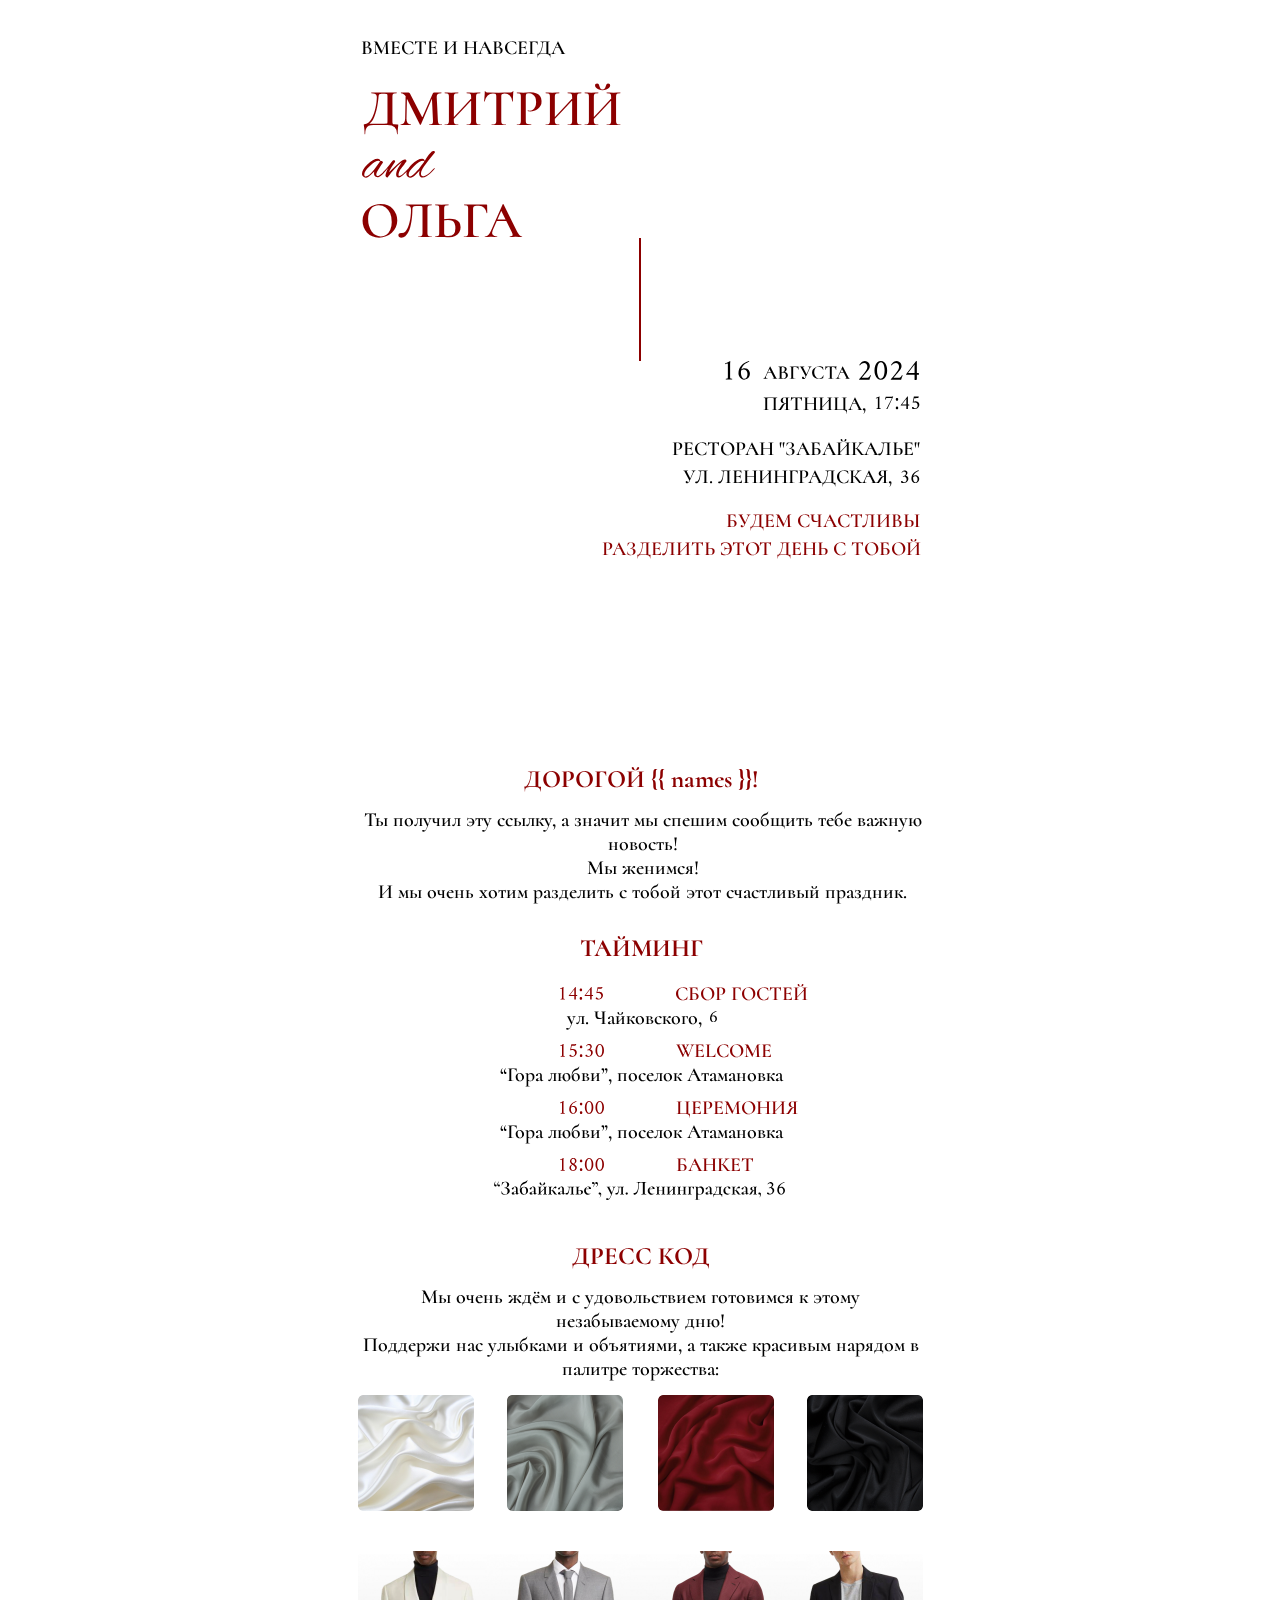
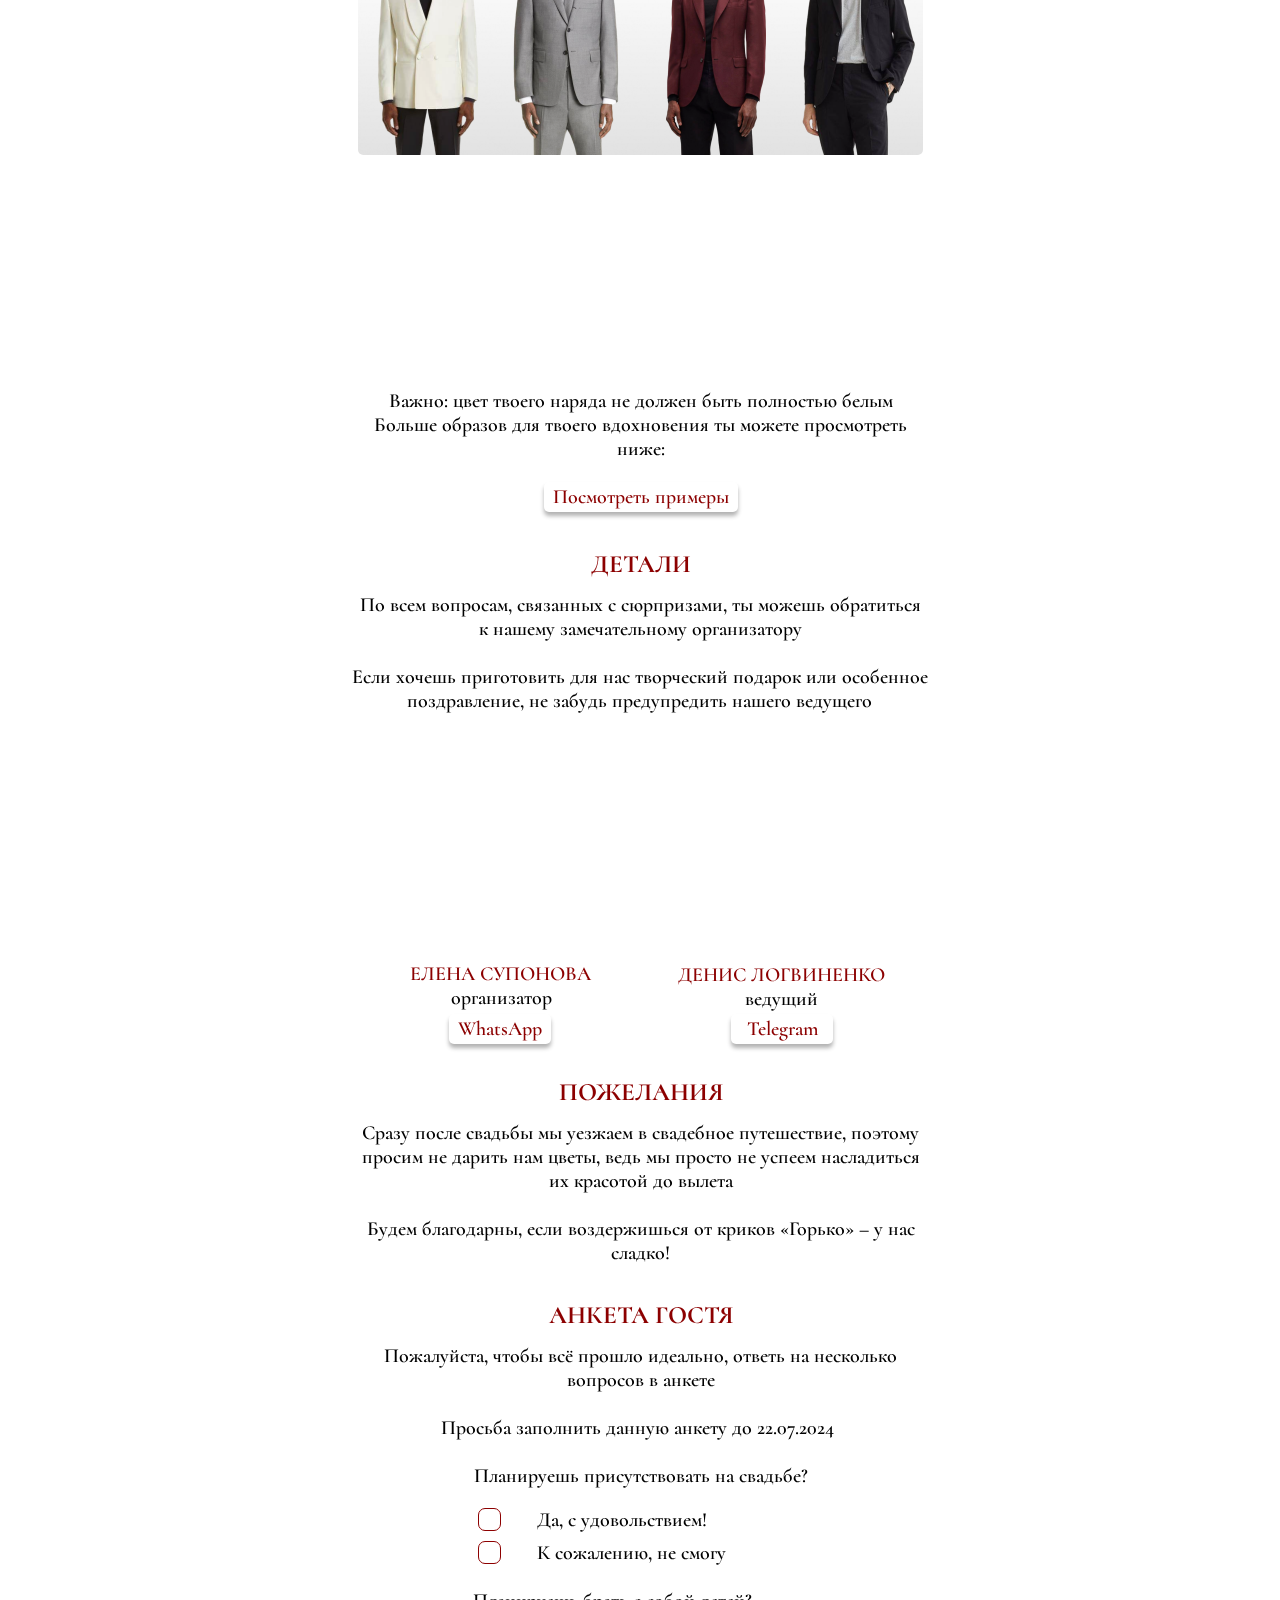
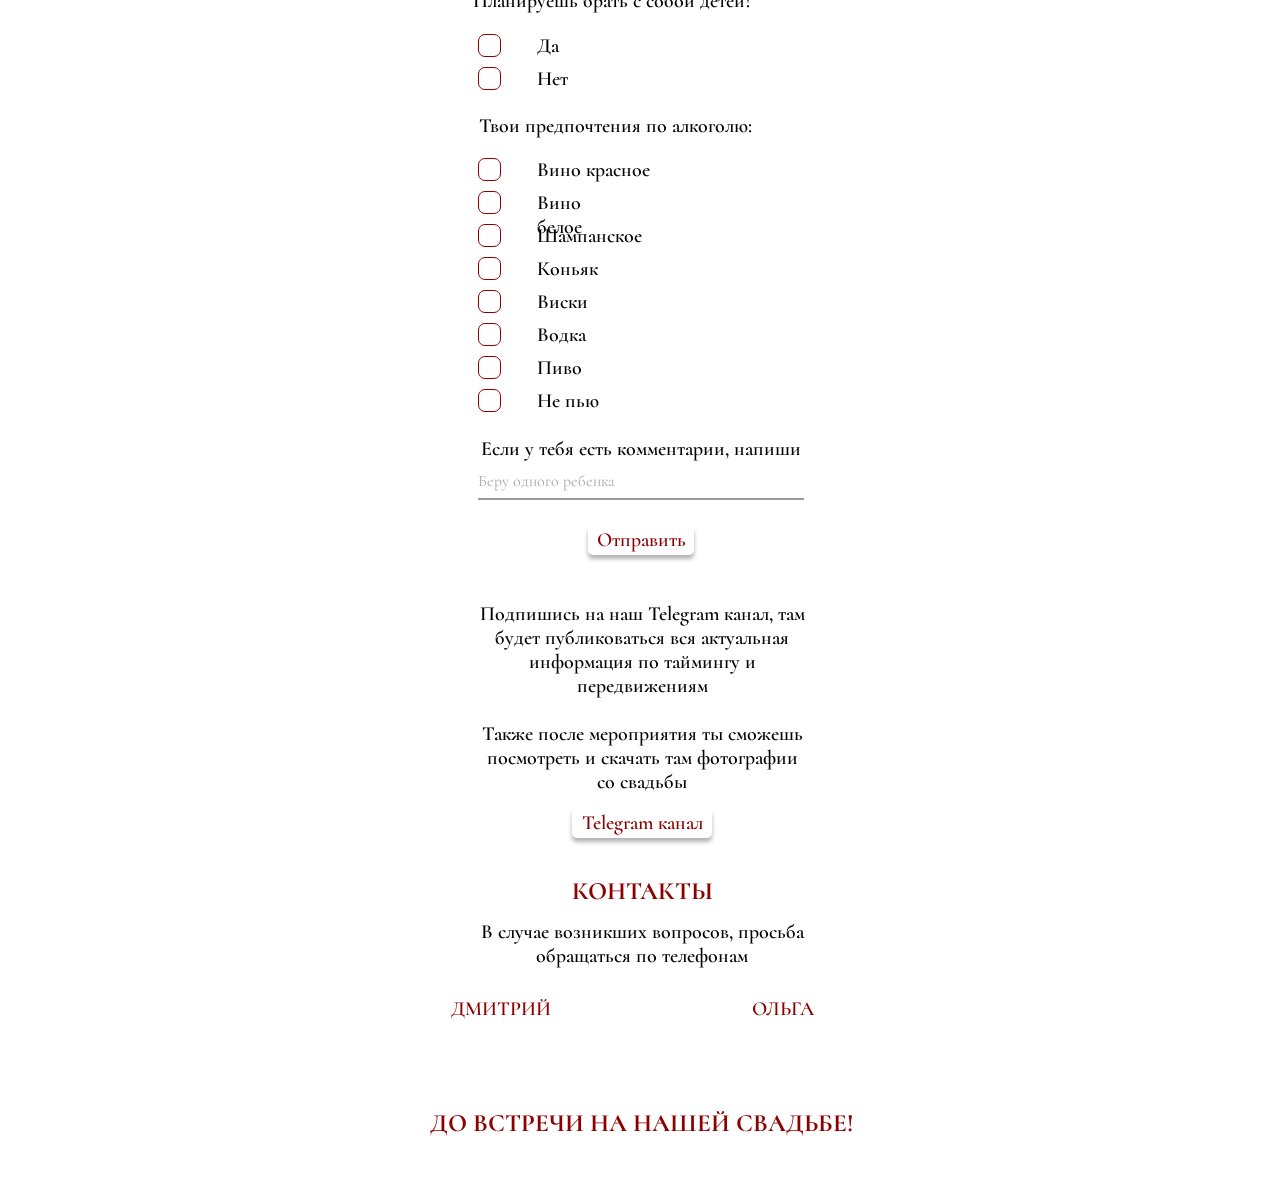
<file: frontend/index_male.html>
<!DOCTYPE html>
<html>
    <head>
        <meta charset="utf-8" />
        <meta http-equiv="Content-Type" content="text/html; charset=utf-8" />
        <meta name="viewport" content="width=device-width, initial-scale=1.0" />
        <!--metatextblock-->
        <title>Пригласительное</title>
        <meta property="og:url" content="http://lalilol.tilda.ws" />
        <meta property="og:title" content="Blank page" />
        <meta property="og:description" content />
        <meta property="og:type" content="website" />
        <link rel="canonical" href="http://lalilol.tilda.ws">
        <!--/metatextblock-->
        <meta name="format-detection" content="telephone=no" />
        <meta http-equiv="x-dns-prefetch-control" content="on">
        <link rel="dns-prefetch" href="https://ws.tildacdn.com">
        <link rel="shortcut icon" href="images/tildafavicon.ico"
            type="image/x-icon" />
        <!-- Assets -->
        <script src="https://neo.tildacdn.com/js/tilda-fallback-1.0.min.js"
            async charset="utf-8"></script>
        <script src="js/index.js"></script>
        <link rel="stylesheet" href="css/tilda-grid-3.0.min.css" type="text/css"
            media="all" onerror="this.loaderr='y';" />
        <link rel="stylesheet" href="css/checkbox.css">
        <link rel="stylesheet" href="css/input.css">
        <link rel="stylesheet" href="css/styles.css">
        <link rel="stylesheet" href="css/styles_770493065_one.css">
        <link rel="stylesheet" href="css/style_770398307.css">
        <link rel="stylesheet" href="css/styles_770549826.css">
        <link rel="stylesheet" href="css/styles_770552913.css">
        <link rel="stylesheet" href="css/style_770570710.css">
        <link rel="stylesheet" href="css/styles_770575436.css">
        <link rel="stylesheet" href="css/styles_770580941.css">
        <link rel="stylesheet" href="css/styles_770582594.css">
        <link rel="stylesheet" href="css/styles_770590880.css">
        <link rel="stylesheet" href="css/styles_770601122.css">
        <link rel="stylesheet"
            href="css/tilda-blocks-page51512955.min.css?t=1720213275"
            type="text/css" media="all" onerror="this.loaderr='y';" /><link
            rel="stylesheet" href="css/tilda-animation-2.0.min.css"
            type="text/css" media="all" onerror="this.loaderr='y';" /><link
            rel="stylesheet" href="css/tilda-cover-1.0.min.css" type="text/css"
            media="all" onerror="this.loaderr='y';" /><link rel="stylesheet"
            href="https://fonts.googleapis.com/css2?family=Cormorant:wght@300;400;500;600;700"
            type="text/css" /><script nomodule
            src="js/tilda-polyfill-1.0.min.js" charset="utf-8">
            </script>
        <script type="text/javascript">function t_onReady(func) {
                if (document.readyState != 'loading') {
                    func();
                } else {
                    document.addEventListener('DOMContentLoaded', func);
                }
            }
            function t_onFuncLoad(funcName, okFunc, time) {
                if (typeof window[funcName] === 'function') {
                    okFunc();
                } else {
                    setTimeout(function() {
                        t_onFuncLoad(funcName, okFunc, time);
                    },(time || 100));
                }
            }
            function t396_initialScale(t){
                t=document.getElementById("rec"+t);
                if(t){
                    t=t.querySelector(".t396__artboard");
                    if(t){
                        var e,r=document.documentElement.clientWidth,a=[];
                        if(l=t.getAttribute("data-artboard-screens"))for(var l=l.split(","),i=0;i<l.length;i++)a[i]=parseInt(l[i],10);
                        else a=[320,480,640,960,1200];
                        for(i=0;i<a.length;i++){
                            var o=a[i];
                            o<=r&&(e=o)
                        }
                        var n="edit"===window.allrecords.getAttribute("data-tilda-mode"),d="center"===t396_getFieldValue(t,"valign",e,a),u="grid"===t396_getFieldValue(t,"upscale",e,a),c=t396_getFieldValue(t,"height_vh",e,a),g=t396_getFieldValue(t,"height",e,a),s=!!window.opr&&!!window.opr.addons||!!window.opera||-1!==navigator.userAgent.indexOf(" OPR/");if(!n&&d&&!u&&!c&&g&&!s){for(var _=parseFloat((r/e).toFixed(3)),f=[t,t.querySelector(".t396__carrier"),t.querySelector(".t396__filter")],i=0;i<f.length;i++)f[i].style.height=Math.floor(parseInt(g,10)*_)+"px";t396_scaleInitial__getElementsToScale(t).forEach(function(t){t.style.zoom=_})}}}}function t396_scaleInitial__getElementsToScale(t){t=Array.prototype.slice.call(t.querySelectorAll(".t396__elem"));if(!t.length)return[];var e=[];return(t=t.filter(function(t){t=t.closest('.t396__group[data-group-type-value="physical"]');return!t||(-1===e.indexOf(t)&&e.push(t),!1)})).concat(e)}function t396_getFieldValue(t,e,r,a){var l=a[a.length-1],i=r===l?t.getAttribute("data-artboard-"+e):t.getAttribute("data-artboard-"+e+"-res-"+r);if(!i)for(var o=0;o<a.length;o++){var n=a[o];if(!(n<=r)&&(i=n===l?t.getAttribute("data-artboard-"+e):t.getAttribute("data-artboard-"+e+"-res-"+n)))break}return i}
                        </script>
                        <script src="js/tilda-scripts-3.0.min.js" charset="utf-8" defer onerror="this.loaderr='y';"></script>
        <script
            src="js/tilda-blocks-page51512955.min.js?t=1720213275"
            charset="utf-8" async onerror="this.loaderr='y';"></script>
        <script
            src="js/lazyload-1.3.min.export.js" charset="utf-8" async
            onerror="this.loaderr='y';"></script>
        <script
            src="js/tilda-animation-2.0.min.js" charset="utf-8" async
            onerror="this.loaderr='y';"></script>
        <script
            src="js/tilda-zero-1.1.min.js" charset="utf-8" async
            onerror="this.loaderr='y';"></script><script
            src="js/tilda-forms-1.0.min.js" charset="utf-8" async
            onerror="this.loaderr='y';"></script><script
            src="js/tilda-cover-1.0.min.js" charset="utf-8" async
            onerror="this.loaderr='y';"></script><script
            src="js/tilda-zero-scale-1.0.min.js" charset="utf-8" async
            onerror="this.loaderr='y';"></script><script
            src="js/tilda-events-1.0.min.js" charset="utf-8" async
            onerror="this.loaderr='y';"></script><script
            type="text/javascript">window.dataLayer = window.dataLayer || [];</script>
        <script
            type="text/javascript">(function () {
if((/bot|google|yandex|baidu|bing|msn|duckduckbot|teoma|slurp|crawler|spider|robot|crawling|facebook/i.test(navigator.userAgent))===false && typeof(sessionStorage)!='undefined' && sessionStorage.getItem('visited')!=='y' && document.visibilityState){
var style=document.createElement('style');
style.type='text/css';
style.innerHTML='@media screen and (min-width: 980px) {.t-records {opacity: 0;}.t-records_animated {-webkit-transition: opacity ease-in-out .2s;-moz-transition: opacity ease-in-out .2s;-o-transition: opacity ease-in-out .2s;transition: opacity ease-in-out .2s;}.t-records.t-records_visible {opacity: 1;}}';
document.getElementsByTagName('head')[0].appendChild(style);
function t_setvisRecs(){
    var alr=document.querySelectorAll('.t-records');
    Array.prototype.forEach.call(alr, function(el) {
        el.classList.add("t-records_animated");
    });
    setTimeout(function () {
        Array.prototype.forEach.call(alr, function(el) {
        el.classList.add("t-records_visible");
    });
        sessionStorage.setItem("visited", "y");
    }, 400);
} 
document.addEventListener('DOMContentLoaded', t_setvisRecs);
}
})();
    </script>
    </head>
    <body class="t-body"
        style="margin:0;">
        <!--allrecords-->
        <div id="allrecords"
            data-tilda-export="yes" class="t-records"
            data-hook="blocks-collection-content-node"
            data-tilda-project-id="10034585" data-tilda-page-id="51512955"
            data-tilda-formskey="5e220ff0a9e5668b46ff050010034585"
            data-tilda-cookie="no" data-tilda-lazy="yes"
            data-tilda-root-zone="com">
            <div id="rec770493065"
                class="r t-rec t-rec_pt-res-480_15 t-rec_pb_0"
                style="padding-bottom:0px; " data-animationappear="off"
                data-record-type="396"><!-- T396 --><div
                    class='t396'><div class="t396__artboard"
                        data-artboard-recid="770493065"
                        data-artboard-screens="320,480,640,960,1200"
                        data-artboard-height="571" data-artboard-valign="center"
                        data-artboard-upscale="grid"
                        data-artboard-height-res-320="350"
                        data-artboard-height-res-480="240"
                        data-artboard-height-res-640="231"
                        data-artboard-height-res-960="551"><div
                            class="t396__carrier"
                            data-artboard-recid="770493065"></div><div
                            class="t396__filter"
                            data-artboard-recid="770493065"></div><div
                            class='t396__elem tn-elem tn-elem__7704930651720167599563'
                            data-elem-id='1720167599563' data-elem-type='text'
                            data-field-top-value="77"
                            data-field-left-value="322"
                            data-field-width-value="260"
                            data-field-axisy-value="top"
                            data-field-axisx-value="left"
                            data-field-container-value="grid"
                            data-field-topunits-value="px"
                            data-field-leftunits-value="px"
                            data-field-heightunits-value
                            data-field-widthunits-value="px"
                            data-field-top-res-320-value="45"
                            data-field-left-res-320-value="19"
                            data-field-width-res-320-value="130"
                            data-field-left-res-480-value="128"
                            data-field-top-res-640-value="51"
                            data-field-left-res-640-value="208"
                            data-field-width-res-640-value="84"
                            data-field-top-res-960-value="69"
                            data-field-left-res-960-value="172"><div
                                class='tn-atom'
                                field='tn_text_1720167599563'>ДМИТРИЙ</div>
                        </div><div
                            class='t396__elem tn-elem tn-elem__7704930651720167599595'
                            data-elem-id='1720167599595' data-elem-type='text'
                            data-field-top-value="36"
                            data-field-left-value="321"
                            data-field-width-value="205"
                            data-field-axisy-value="top"
                            data-field-axisx-value="left"
                            data-field-container-value="grid"
                            data-field-topunits-value="px"
                            data-field-leftunits-value="px"
                            data-field-heightunits-value
                            data-field-widthunits-value="px"
                            data-field-top-res-320-value="21"
                            data-field-left-res-320-value="20"
                            data-field-left-res-480-value="128"
                            data-field-top-res-640-value="35"
                            data-field-left-res-640-value="208"
                            data-field-top-res-960-value="28"
                            data-field-left-res-960-value="171"><div
                                class='tn-atom'
                                field='tn_text_1720167599595'>ВМЕСТЕ И
                                НАВСЕГДА</div> </div><div
                            class='t396__elem tn-elem tn-elem__7704930651720167599611'
                            data-elem-id='1720167599611' data-elem-type='text'
                            data-field-top-value="509"
                            data-field-left-value="686"
                            data-field-width-value="194"
                            data-field-axisy-value="top"
                            data-field-axisx-value="left"
                            data-field-container-value="grid"
                            data-field-topunits-value="px"
                            data-field-leftunits-value="px"
                            data-field-heightunits-value
                            data-field-widthunits-value="px"
                            data-field-top-res-320-value="319"
                            data-field-left-res-320-value="161"
                            data-field-width-res-320-value="139"
                            data-field-top-res-480-value="211"
                            data-field-left-res-480-value="155"
                            data-field-top-res-640-value="211"
                            data-field-left-res-640-value="241"
                            data-field-top-res-960-value="500"
                            data-field-left-res-960-value="596"><div
                                class='tn-atom'
                                field='tn_text_1720167599611'>БУДЕМ
                                СЧАСТЛИВЫ</div> </div><div
                            class='t396__elem tn-elem tn-elem__7704930651720167599614'
                            data-elem-id='1720167599614' data-elem-type='text'
                            data-field-top-value="537"
                            data-field-left-value="562"
                            data-field-width-value="320"
                            data-field-axisy-value="top"
                            data-field-axisx-value="left"
                            data-field-container-value="grid"
                            data-field-topunits-value="px"
                            data-field-leftunits-value="px"
                            data-field-heightunits-value
                            data-field-widthunits-value="px"
                            data-field-top-res-320-value="335"
                            data-field-left-res-320-value="139"
                            data-field-width-res-320-value="161"
                            data-field-top-res-480-value="222"
                            data-field-left-res-480-value="29"
                            data-field-top-res-640-value="222"
                            data-field-left-res-640-value="115"
                            data-field-top-res-960-value="528"
                            data-field-left-res-960-value="472"><div
                                class='tn-atom'
                                field='tn_text_1720167599614'>РАЗДЕЛИТЬ ЭТОТ
                                ДЕНЬ С ТОБОЙ</div> </div><div
                            class='t396__elem tn-elem tn-elem__7704930651720167599617'
                            data-elem-id='1720167599617' data-elem-type='text'
                            data-field-top-value="465"
                            data-field-left-value="643"
                            data-field-width-value="212"
                            data-field-axisy-value="top"
                            data-field-axisx-value="left"
                            data-field-container-value="grid"
                            data-field-topunits-value="px"
                            data-field-leftunits-value="px"
                            data-field-heightunits-value
                            data-field-widthunits-value="px"
                            data-field-top-res-320-value="293"
                            data-field-left-res-320-value="75"
                            data-field-left-res-480-value="128"
                            data-field-top-res-640-value="194"
                            data-field-left-res-640-value="213"
                            data-field-width-res-640-value="212"
                            data-field-top-res-960-value="456"
                            data-field-left-res-960-value="553"><div
                                class='tn-atom'
                                field='tn_text_1720167599617'>УЛ. ЛЕНИНГРАДСКАЯ,
                            </div> </div><div
                            class='t396__elem tn-elem tn-elem__7704930651720167599635'
                            data-elem-id='1720167599635' data-elem-type='text'
                            data-field-top-value="392"
                            data-field-left-value="723"
                            data-field-width-value="104"
                            data-field-axisy-value="top"
                            data-field-axisx-value="left"
                            data-field-container-value="grid"
                            data-field-topunits-value="px"
                            data-field-leftunits-value="px"
                            data-field-heightunits-value
                            data-field-widthunits-value="px"
                            data-field-top-res-320-value="257"
                            data-field-left-res-320-value="214"
                            data-field-top-res-480-value="164"
                            data-field-left-res-480-value="285"
                            data-field-top-res-640-value="164"
                            data-field-left-res-640-value="372"
                            data-field-width-res-640-value="8"
                            data-field-top-res-960-value="384"
                            data-field-left-res-960-value="635"><div
                                class='tn-atom'
                                field='tn_text_1720167599635'>ПЯТНИЦА,</div>
                        </div><div
                            class='t396__elem tn-elem tn-elem__7704930651720167599652'
                            data-elem-id='1720167599652' data-elem-type='shape'
                            data-field-top-value="361"
                            data-field-left-value="685"
                            data-field-height-value="20"
                            data-field-width-value="195"
                            data-field-axisy-value="top"
                            data-field-axisx-value="left"
                            data-field-container-value="grid"
                            data-field-topunits-value="px"
                            data-field-leftunits-value="px"
                            data-field-heightunits-value="px"
                            data-field-widthunits-value="px"
                            data-field-left-res-320-value="113"
                            data-field-left-res-480-value="273"
                            data-field-top-res-640-value="151"
                            data-field-left-res-640-value="340"
                            data-field-height-res-640-value="7"
                            data-field-width-res-640-value="95"
                            data-field-top-res-960-value="353"
                            data-field-left-res-960-value="593"><div
                                class='tn-atom'></div></div><div
                            class='t396__elem tn-elem tn-elem__7704930651720167605803'
                            data-elem-id='1720167605803' data-elem-type='image'
                            data-field-top-value="366"
                            data-field-left-value="723"
                            data-field-width-value="87"
                            data-field-axisy-value="top"
                            data-field-axisx-value="left"
                            data-field-container-value="grid"
                            data-field-topunits-value="px"
                            data-field-leftunits-value="px"
                            data-field-heightunits-value
                            data-field-widthunits-value="px"
                            data-field-filewidth-value="87"
                            data-field-fileheight-value="13"
                            data-field-top-res-320-value="239"
                            data-field-left-res-320-value="224"
                            data-field-width-res-320-value="44"
                            data-field-top-res-480-value="153"
                            data-field-left-res-480-value="273"
                            data-field-top-res-640-value="153"
                            data-field-left-res-640-value="358"
                            data-field-width-res-640-value="43"
                            data-field-top-res-960-value="358"
                            data-field-left-res-960-value="631"><div
                                class='tn-atom'><img class='tn-atom__img t-img'
                                    data-original='images/tild6566-3563-4663-b261-646437623332__svg_1720167604419.svg'
                                    alt
                                    imgfield='tn_img_1720167605803' /></div></div><div
                            class='t396__elem tn-elem tn-elem__7704930651720167599659'
                            data-elem-id='1720167599659' data-elem-type='vector'
                            data-field-top-value="361"
                            data-field-left-value="685"
                            data-field-width-value="25"
                            data-field-axisy-value="top"
                            data-field-axisx-value="left"
                            data-field-container-value="grid"
                            data-field-topunits-value="px"
                            data-field-leftunits-value="px"
                            data-field-heightunits-value
                            data-field-widthunits-value="px"
                            data-field-top-res-320-value="236"
                            data-field-left-res-320-value="205"
                            data-field-top-res-480-value="150"
                            data-field-left-res-480-value="255"
                            data-field-top-res-640-value="151"
                            data-field-left-res-640-value="340"
                            data-field-width-res-640-value="13"
                            data-field-top-res-960-value="353"
                            data-field-left-res-960-value="593"><div
                                class='tn-atom tn-atom__vector'><?xml
                                version="1.0" encoding="UTF-8"?>
                                <!--?xml version="1.0" encoding="UTF-8"?-->
                                <!--?xml version="1.0" encoding="UTF-8"?-->
                                <!--?xml version="1.0" encoding="UTF-8"?-->
                                <!--?xml version="1.0" encoding="UTF-8"?-->
                                <!--?xml version="1.0" encoding="UTF-8"?-->
                                <!--?xml version="1.0" encoding="UTF-8"?-->
                                <!--?xml version="1.0" encoding="UTF-8"?-->
                                <!--?xml version="1.0" encoding="UTF-8"?-->
                                <!--?xml version="1.0" encoding="UTF-8"?-->
                                <!--?xml version="1.0" encoding="UTF-8"?-->
                                <!--?xml version="1.0" encoding="UTF-8"?-->
                                <!--?xml version="1.0" encoding="UTF-8"?-->
                                <!--?xml version="1.0" encoding="UTF-8"?-->
                                <!--?xml version="1.0" encoding="UTF-8"?-->
                                <!--?xml version="1.0" encoding="UTF-8"?-->
                                <!--?xml version="1.0" encoding="UTF-8"?-->
                                <!--?xml version="1.0" encoding="UTF-8"?-->
                                <!--?xml version="1.0" encoding="UTF-8"?-->
                                <!--?xml version="1.0" encoding="UTF-8"?-->
                                <!--?xml version="1.0" encoding="UTF-8"?-->
                                <!--?xml version="1.0" encoding="UTF-8"?-->
                                <!--?xml version="1.0" encoding="UTF-8"?-->
                                <!--?xml version="1.0" encoding="UTF-8"?-->
                                <!--?xml version="1.0" encoding="UTF-8"?-->
                                <!--?xml version="1.0" encoding="UTF-8"?-->
                                <!--?xml version="1.0" encoding="UTF-8"?-->
                                <!--?xml version="1.0" encoding="UTF-8"?-->
                                <!--?xml version="1.0" encoding="UTF-8"?-->
                                <!--?xml version="1.0" encoding="UTF-8"?-->
                                <!--?xml version="1.0" encoding="UTF-8"?-->
                                <!--?xml version="1.0" encoding="UTF-8"?-->
                                <!--?xml version="1.0" encoding="UTF-8"?-->
                                <!--?xml version="1.0" encoding="UTF-8"?-->
                                <!--?xml version="1.0" encoding="UTF-8"?--> <svg
                                    xmlns="http://www.w3.org/2000/svg"
                                    viewBox="0 0 25.505859375 19.13995361328125"
                                    fill="none"> <path
                                        d="M2.928865071298544 15.511004552867112V3.7059270782766993C2.928865071298544 3.287507169675364 2.8790667380916264 2.9985975955703883 2.7794453087075244 2.839198355961772C2.6997333074180827 2.6798238793234224 2.550313544827063 2.6001118780339807 2.3311439238850125 2.6001118780339807C2.111976779239988 2.6001118780339807 1.7732639193340411 2.6798238793234224 1.3150053441671723 2.839198355961772C0.8567467690003034 2.9786881674757284 0.50806928985892 3.0982190249544903 0.26897785933707524 3.1978404543385923C0.08965928644569175 3.058375405794903 0 2.8890214521389566 0 2.6897785933707525C0 2.6897785933707525 0 2.6798238793234224 0 2.6598896882584953C0 2.580202449939321 0.01992428587682039 2.530379353762136 0.05977285763046117 2.5104699256674756C0.8567467690003034 2.151822874696602 1.6337939181962986 1.7931857289138349 2.3909167815154735 1.434548583131068C3.1679763121966023 1.0559871514714807 3.8055485076608013 0.7471582440837379 4.303655654581311 0.5080668135618932C4.821672229596481 0.2689753830400486 5.09064761263653 0.14942991540882888 5.110581803701457 0.14942991540882888H5.170359613925971C5.269981043310073 0.14942991540882888 5.339713567581918 0.20920277303929005 5.379557186741505 0.32874824067050973C5.419400805901093 0.44829395593143206 5.44928971101335 0.547915385315534 5.469223902078277 0.6276125288228155C5.469223902078277 0.6276125288228155 5.4293802829186895 0.8766661022830705 5.349668281629247 1.3747757255006068C5.269981043310073 1.8529585865442961 5.230137424150485 2.540358830779733 5.230137424150485 3.436926932266384V15.511004552867112C5.230137424150485 15.949333889563107 5.230137424150485 16.35779908411711 5.230137424150485 16.736350610588595C5.250046852245146 17.11492690003034 5.29986994842233 17.423745902229975 5.379557186741505 17.66283238015777C5.419400805901093 17.76245380954187 5.568845331462379 17.85212052487864 5.8278660004550975 17.931807763197813C6.086861906477549 18.011519764487257 6.355837289517597 18.071272811741505 6.634792149575243 18.11111643090109C6.9336564377275485 18.131050621966022 7.142854010543083 18.14100533601335 7.262409630992112 18.14100533601335C7.322187441216626 18.22071733730279 7.352051583358616 18.36018238584648 7.352051583358616 18.559425244614687C7.3719857744235435 18.758668103382888 7.342096869311287 18.89813315192658 7.262409630992112 18.97784515321602C6.664681054687501 18.937976771086166 6.116750811589806 18.908112628944174 5.618643664669296 18.888178437879247C5.1205365177487865 18.84833481871966 4.58258575166869 18.82840062765473 4.0047913664290045 18.82840062765473C3.4469064092839807 18.82840062765473 2.938844548316141 18.84833481871966 2.480581020555219 18.888178437879247C2.022317492794296 18.908112628944174 1.4943239170585558 18.937976771086166 0.8965953407539442 18.97784515321602C0.8168981972466627 18.89813315192658 0.7770496254930218 18.758668103382888 0.7770496254930218 18.559425244614687C0.7969739113698423 18.36018238584648 0.8368224831234831 18.22071733730279 0.8965953407539442 18.14100533601335C1.0161410560148665 18.14100533601335 1.2153839147830705 18.131050621966022 1.4943239170585558 18.11111643090109C1.7931882052108616 18.071272811741505 2.0721282074863474 18.011519764487257 2.3311439238850125 17.931807763197813C2.5901571639866505 17.85212052487864 2.72962221253034 17.76245380954187 2.749556403595267 17.66283238015777C2.829243641914442 17.423745902229975 2.8790667380916264 17.11492690003034 2.8989761661862863 16.736350610588595C2.918910357251214 16.35779908411711 2.928865071298544 15.949333889563107 2.928865071298544 15.511004552867112ZM20.060606028140167 7.352051583358616C21.07672975007585 7.352051583358616 21.92352428132585 7.541339728079491 22.600940095949635 7.919891254550971C23.29829010163835 8.29846754399272 23.846195581765777 8.78659521389563 24.244681299302183 9.384323790200243C24.66310120790352 9.96209341246966 24.962064547936894 10.5797561798392 25.141348452669906 11.237262566368326C25.32063235740291 11.874834761832524 25.41027430976942 12.45262914707221 25.41027430976942 12.970670485057646C25.41027430976942 14.04657201721784 25.141348452669906 15.05274102510619 24.603323397679006 15.989202271692962C24.085306822663835 16.905704564244537 23.377977339957525 17.652877666110438 22.481384475500608 18.230672051350123C21.604725802108618 18.788557008495147 20.608511508267597 19.067487105582526 19.49274159397755 19.067487105582526C18.61608292058556 19.067487105582526 17.819111485512742 18.878223723831915 17.101827288759104 18.499647434390173C16.40447728307039 18.101161716853763 15.806748706765777 17.583145141838592 15.308641559845269 16.945548183404124C14.810534412924756 16.30797598793993 14.422028172405946 15.600671268203884 14.143073312348301 14.823634024195995C13.88407740632585 14.02666258912318 13.75456707182949 13.239645868097695 13.75456707182949 12.462608624089805C13.75456707182949 10.968287183328277 13.993653549757282 9.553702506826456 14.471826505612865 8.218755542703278C14.950024224438714 6.883833341550364 15.647374230127427 5.718265094053398 16.563876522679006 4.722050800212378C17.261226528367718 3.964922984299151 18.058197963440534 3.2675729786104366 18.95479082789745 2.630000783146238C19.871317883419295 1.9924285876820387 20.79779965298847 1.4445107260694783 21.734236136604974 0.9862521509026092C22.69060681128641 0.5279910994387136 23.57722019872573 0.1992426111385012 24.39412582486347 0C24.53359087340716 0 24.623257588743932 0.11954645815003034 24.66310120790352 0.358637145782767C24.702944827063106 0.5778042904277914 24.722879018128033 0.7371985774423544 24.722879018128033 0.8368200068264563C24.105216250758495 1.0360628655946602 23.39791153102245 1.3150028678701458 22.600940095949635 1.6736400136529126C21.82390285194175 2.03227715943568 21.036886130916262 2.5104699256674756 20.239914695843446 3.1081985019720872C19.44294326077063 3.7059270782766993 18.72565906401699 4.46303013121966 18.088086868552793 5.379557186741505C17.450514673088595 6.276150051198422 16.962362240215416 7.3719857744235435 16.62365433290352 8.66706435641687C17.141695670888957 8.248644447815535 17.71949005612864 7.929870731568568 18.35706225159284 7.710693681735438C18.994634447057038 7.471607203807646 19.56249888121966 7.352051583358616 20.060606028140167 7.352051583358616ZM16.384567854975728 9.95213869842233C16.34472423581614 10.270937177639562 16.314835330703882 10.59966560793386 16.294901139638956 10.93839827821602C16.274991711544295 11.277106185527913 16.2650122345267 11.615814092839807 16.2650122345267 11.954522000151698C16.2650122345267 12.612028386680825 16.334744758798543 13.299423678322208 16.4742345703125 14.016683112105582C16.61369961885619 14.733967308859224 16.82289719167172 15.40142840943568 17.101827288759104 16.01909117680522C17.40069157691141 16.63672918120449 17.769313152305823 17.144791042172333 18.20764248900182 17.54327675970874C18.645971825697814 17.921853049150485 19.154033686665656 18.11111643090109 19.731852834875607 18.11111643090109C20.66828931849211 18.11111643090109 21.43537184845267 17.6727870942051 22.033100424757283 16.79612842081311C22.63082900106189 15.919469747421118 22.9296932892142 14.823634024195995 22.9296932892142 13.508621251137741C22.9296932892142 12.67180619690534 22.80018295471784 11.894744189927184 22.54116228572512 11.177484756143812C22.302075807797333 10.46020055939017 21.913544804308252 9.882430937120752 21.375594038228158 9.444101600424757C20.837643272148057 9.005772263728762 20.130338552412017 8.78659521389563 19.253655116049757 8.78659521389563C18.83525997041869 8.78659521389563 18.367041728610438 8.856352501137742 17.849000390625 8.995817549681432C17.35089324370449 9.115348407160194 16.86274081083131 9.434146886377427 16.384567854975728 9.95213869842233Z"
                                        fill="black"></path> </svg>
                            </div></div><div
                            class='t396__elem tn-elem tn-elem__7704930651720167599660'
                            data-elem-id='1720167599660' data-elem-type='vector'
                            data-field-top-value="361"
                            data-field-left-value="819"
                            data-field-width-value="60"
                            data-field-axisy-value="top"
                            data-field-axisx-value="left"
                            data-field-container-value="grid"
                            data-field-topunits-value="px"
                            data-field-leftunits-value="px"
                            data-field-heightunits-value
                            data-field-widthunits-value="px"
                            data-field-top-res-320-value="237"
                            data-field-left-res-320-value="271"
                            data-field-top-res-480-value="151"
                            data-field-left-res-480-value="321"
                            data-field-top-res-640-value="151"
                            data-field-left-res-640-value="405"
                            data-field-width-res-640-value="29"
                            data-field-top-res-960-value="353"
                            data-field-left-res-960-value="727"><div
                                class='tn-atom tn-atom__vector'><?xml
                                version="1.0" encoding="UTF-8"?>
                                <!--?xml version="1.0" encoding="UTF-8"?-->
                                <!--?xml version="1.0" encoding="UTF-8"?-->
                                <!--?xml version="1.0" encoding="UTF-8"?-->
                                <!--?xml version="1.0" encoding="UTF-8"?-->
                                <!--?xml version="1.0" encoding="UTF-8"?-->
                                <!--?xml version="1.0" encoding="UTF-8"?-->
                                <!--?xml version="1.0" encoding="UTF-8"?-->
                                <!--?xml version="1.0" encoding="UTF-8"?-->
                                <!--?xml version="1.0" encoding="UTF-8"?-->
                                <!--?xml version="1.0" encoding="UTF-8"?-->
                                <!--?xml version="1.0" encoding="UTF-8"?-->
                                <!--?xml version="1.0" encoding="UTF-8"?-->
                                <!--?xml version="1.0" encoding="UTF-8"?-->
                                <!--?xml version="1.0" encoding="UTF-8"?-->
                                <!--?xml version="1.0" encoding="UTF-8"?-->
                                <!--?xml version="1.0" encoding="UTF-8"?-->
                                <!--?xml version="1.0" encoding="UTF-8"?-->
                                <!--?xml version="1.0" encoding="UTF-8"?-->
                                <!--?xml version="1.0" encoding="UTF-8"?-->
                                <!--?xml version="1.0" encoding="UTF-8"?-->
                                <!--?xml version="1.0" encoding="UTF-8"?-->
                                <!--?xml version="1.0" encoding="UTF-8"?-->
                                <!--?xml version="1.0" encoding="UTF-8"?-->
                                <!--?xml version="1.0" encoding="UTF-8"?-->
                                <!--?xml version="1.0" encoding="UTF-8"?-->
                                <!--?xml version="1.0" encoding="UTF-8"?-->
                                <!--?xml version="1.0" encoding="UTF-8"?-->
                                <!--?xml version="1.0" encoding="UTF-8"?-->
                                <!--?xml version="1.0" encoding="UTF-8"?-->
                                <!--?xml version="1.0" encoding="UTF-8"?-->
                                <!--?xml version="1.0" encoding="UTF-8"?-->
                                <!--?xml version="1.0" encoding="UTF-8"?-->
                                <!--?xml version="1.0" encoding="UTF-8"?-->
                                <!--?xml version="1.0" encoding="UTF-8"?--> <svg
                                    xmlns="http://www.w3.org/2000/svg"
                                    viewBox="0 0 60.380859375 19.04998779296875"
                                    fill="none"> <path
                                        d="M12.029988002808626 14.489984056204804C11.830007594589361 14.969986937467718 11.619996977498708 15.520001674683627 11.400006053073346 16.140003317084194C11.180015128647986 16.73999444327867 10.980009769660382 17.299989487829286 10.800014926878873 17.81998845073605C10.619995133329029 18.33998741364282 10.50000688839747 18.689996791871128 10.44000029054752 18.869991634652635H0.3000030483277376C0.24000293767755684 18.82999555300878 0.16999632138591167 18.769988955158833 0.08999642336002067 18.689996791871128C0.029996312709839875 18.589994112377322 0 18.510001949089617 0 18.449995351239668C0.8199995161576705 17.529985670357696 1.6600045583677687 16.570004858600207 2.520002651246126 15.570003014430528C3.380005734278151 14.570001170260849 4.199987784897986 13.580004584194215 4.979998704642304 12.599988305462293C5.759984673618285 11.619996977498708 6.430012606534091 10.71999781282283 6.990007651084711 9.899990811434659C7.589998777279184 9.020002162964877 7.969998979048296 8.249996501323606 8.130008256392045 7.589998777279184C8.310003099173553 6.930001053234762 8.400000520564308 6.240012505649535 8.400000520564308 5.5200081837551656C8.400000520564308 4.5200063395854855 8.090012174748193 3.6799888219912193 7.470010532347624 3.0000055325090393C6.869994455384814 2.319994797181689 6.10001374451188 1.979995667210098 5.159993547423812 1.979995667210098C4.380007578447831 1.979995667210098 3.699999338197314 2.1499952321958933 3.1200187282089358 2.4899943621674847C2.540013167452221 2.8299909970622417 2.070008059061854 3.199985940728306 1.7100058981146693 3.5999966587035126C1.3500062322443183 4.000007376678719 1.1100047916128617 4.299990464391787 0.9900065663739669 4.499995823379391C0.8700058460582386 4.499995823379391 0.7400048577931302 4.439989225529443 0.6000060966554752 4.320000980597882C0.48000537633974694 4.180002219460228 0.4199987784897986 4.079999539966425 0.4199987784897986 4.0199929421164775C0.4799978911092459 3.839998099334969 0.6400096635298296 3.5399900608535644 0.9000091449832128 3.119993777440599C1.1800091623353566 2.6799869778215393 1.5600093641044679 2.230004861021436 2.0400097502905474 1.7700050107341168C2.520002651246126 1.2900046245480372 3.0699924376936982 0.8899939065728306 3.6899940800942663 0.5700003026536674C4.330006238700929 0.22999992514365963 5.040005302492252 0.05999711655798037 5.82001622223657 0.05999711655798037C6.760011468556302 0.05999711655798037 7.610009293485279 0.29999805817407027 8.370009697023503 0.7799984443601498C9.15002061676782 1.2399957995706352 9.759992050297004 1.8399944109956097 10.199998849916064 2.5799842983277372C10.659991214972882 3.3199991364282027 10.88998739750129 4.110015314275568 10.88998739750129 4.950007881101498C10.88998739750129 5.790000447927428 10.740008329028926 6.579991675006457 10.44000029054752 7.320006513106922C10.139992252066117 8.05999640043905 9.7300012267562 8.749984948024277 9.210002263849432 9.38999710663094C8.529994023598915 10.22998967345687 7.77001857082903 11.129988838132748 6.930001053234762 12.089994600658574C6.110019002614927 13.029989846978307 5.33000808287061 13.919983753551136 4.589993244770145 14.760001271145404C3.8500033574380166 15.579983321765239 3.2600174893465907 16.240005996577995 2.8200106897275314 16.73999444327867H8.640001961195765C9.22000752195248 16.73999444327867 9.690005145112346 16.55999960049716 10.049994830675361 16.199984964165807C10.429995032444474 15.819984762396695 10.78000441067278 15.249984459743027 11.099998014591943 14.489984056204804C11.139994096235796 14.369995811273245 11.250002033832645 14.309989213423295 11.429996876614153 14.309989213423295C11.490003474464102 14.309989213423295 11.590006153957903 14.329999729629392 11.730004915095558 14.369995811273245C11.870003676233214 14.409991892917098 11.970006355727014 14.449987974560951 12.029988002808626 14.489984056204804ZM21.967005754455062 0.0899999164675878C23.347007800393854 0.0899999164675878 24.506993971138947 0.5199964678299329 25.447039118995352 1.3799945607082904C26.406895176911156 2.2399951486634815 27.126974351110537 3.3899860416128615 27.607027133910126 4.829994685401601C28.107040531379134 6.249992812984246 28.357047230113636 7.809989701704546 28.357047230113636 9.5099853515625C28.357047230113636 11.21000595218879 28.107040531379134 12.7799831482438 27.607027133910126 14.219991792032541C27.107013736441115 15.639989919615186 26.376954254907023 16.78999578302557 25.41709819699122 17.66998443149535C24.477003147598143 18.529987514527377 23.327022234956093 18.959989056043387 21.967005754455062 18.959989056043387C20.64701030636622 18.959989056043387 19.50698475029055 18.529987514527377 18.54700393853306 17.66998443149535C17.58699817600723 16.78999578302557 16.847008288675102 15.639989919615186 16.326984375000002 14.219991792032541C15.826995928299327 12.7799831482438 15.576989229564825 11.21000595218879 15.576989229564825 9.5099853515625C15.576989229564825 7.809989701704546 15.826995928299327 6.249992812984246 16.326984375000002 4.829994685401601C16.826997772469007 3.3899860416128615 17.557007352466428 2.2399951486634815 18.516988164223918 1.3799945607082904C19.476993926749742 0.5199964678299329 20.626999790160124 0.0899999164675878 21.967005754455062 0.0899999164675878ZM22.117009773695766 1.1699939239249741C21.297002772307593 1.1699939239249741 20.58700370851627 1.5499941256940857 19.98698763155346 2.3099945292323087C19.407007021565082 3.05000687225594 18.957019914611312 4.0499837656572835 18.63700135992381 5.3099975666645145C18.31700775600465 6.56998641690341 18.1569984786609 7.969998979048296 18.1569984786609 9.5099853515625C18.1569984786609 11.029986158638946 18.31700775600465 12.429998720783834 18.63700135992381 13.709998087228822C18.957019914611312 14.969986937467718 19.386996505358987 15.979994039740443 19.92700598447185 16.73999444327867C20.48700102902247 17.49999484681689 21.127013187629135 17.879995048586004 21.846992558755165 17.879995048586004C22.727006157993287 17.879995048586004 23.456990787222367 17.489989588713843 24.03699634797908 16.710003619737865C24.617001908735798 15.929992699993544 25.047078302556816 14.88999477418001 25.327025923295455 13.589984891528925C25.626934158703513 12.289999959646178 25.776888276407544 10.88000709016658 25.776888276407544 9.360006283090135C25.776888276407544 7.819994959807593 25.6169538513688 6.439992913868802 25.297085001291325 5.22000014527376C24.996927258199896 3.979996860472624 24.567000568988895 3.0000055325090393 24.007005524438277 2.2799937253841684C23.466996045325416 1.5399938577447057 22.837014095590135 1.1699939239249741 22.117009773695766 1.1699939239249741ZM43.96400233245093 14.489984056204804C43.76389717038998 14.969986937467718 43.55406120867769 15.520001674683627 43.333995431947315 16.140003317084194C43.11392965521694 16.73999444327867 42.91407400083936 17.299989487829286 42.73392945344783 17.81998845073605C42.55403441373967 18.33998741364282 42.434021218039774 18.689996791871128 42.373889866348144 18.869991634652635H32.23389761428202C32.174015770273755 18.82999555300878 32.103904111247424 18.769988955158833 32.02406165256973 18.689996791871128C31.9639303008781 18.589994112377322 31.933989378873967 18.510001949089617 31.933989378873967 18.449995351239668C32.754121134103826 17.529985670357696 33.59396399631973 16.570004858600207 34.454016980888426 15.570003014430528C35.31406996545713 14.570001170260849 36.13395221300362 13.580004584194215 36.91391323121126 12.599988305462293C37.694123757102275 11.619996977498708 38.36405188694473 10.71999781282283 38.923947128422 9.899990811434659C39.52401310692149 9.020002162964877 39.9040133086906 8.249996501323606 40.06394773372934 7.589998777279184C40.24409228112087 6.930001053234762 40.33391504713327 6.240012505649535 40.33391504713327 5.5200081837551656C40.33391504713327 4.5200063395854855 40.0240265043905 3.6799888219912193 39.40399991122159 3.0000055325090393C38.8039339327221 2.319994797181689 38.033953221849174 1.979995667210098 37.094057778602796 1.979995667210098C36.314096760395145 1.979995667210098 35.63393881553461 2.1499952321958933 35.05408295938791 2.4899943621674847C34.473977595557855 2.8299909970622417 34.00390512009297 3.199985940728306 33.64411504067666 3.5999966587035126C33.28407545357696 4.000007376678719 33.04404906217717 4.299990464391787 32.92403586647727 4.499995823379391C32.80402267077738 4.499995823379391 32.67402916774277 4.439989225529443 32.534055357373454 4.320000980597882C32.41404216167356 4.180002219460228 32.35391080998192 4.079999539966425 32.35391080998192 4.0199929421164775C32.41404216167356 3.839998099334969 32.57397658671229 3.5399900608535644 32.83396359278151 3.119993777440599C33.11391121352015 2.6799869778215393 33.49391141528926 2.230004861021436 33.973964198088844 1.7700050107341168C34.454016980888426 1.2900046245480372 35.003931915030996 0.8899939065728306 35.62395850819989 0.5700003026536674C36.26394571603823 0.22999992514365963 36.97404458290289 0.05999711655798037 37.754005601110535 0.05999711655798037C38.69390104435692 0.05999711655798037 39.54397372159091 0.29999805817407027 40.30397412512913 0.7799984443601498C41.083935143336774 1.2399957995706352 41.69398142917097 1.8399944109956097 42.13411298263171 2.5799842983277372C42.59395564307851 3.3199991364282027 42.824001727143596 4.110015314275568 42.824001727143596 4.950007881101498C42.824001727143596 5.790000447927428 42.67404760943956 6.579991675006457 42.373889866348144 7.320006513106922C42.07398163094008 8.05999640043905 41.664040507166845 8.749984948024277 41.14406649502841 9.38999710663094C40.46390855016788 10.22998967345687 39.70390814662965 11.129988838132748 38.86406528441374 12.089994600658574C38.04393352918388 13.029989846978307 37.26397251097624 13.919983753551136 36.52393272210743 14.760001271145404C35.78389293323864 15.579983321765239 35.19405676975723 16.240005996577995 34.75392521629649 16.73999444327867H40.57394143853306C41.15404680236312 16.73999444327867 41.624119277827994 16.55999960049716 41.983909357244315 16.199984964165807C42.36390955901343 15.819984762396695 42.71396883877841 15.249984459743027 43.034087196539254 14.489984056204804C43.0740084258781 14.369995811273245 43.18404131424329 14.309989213423295 43.363936353951445 14.309989213423295C43.424067705643075 14.309989213423295 43.52412028667356 14.329999729629392 43.66409409704288 14.369995811273245C43.8040679074122 14.409991892917098 43.904120488442665 14.449987974560951 43.96400233245093 14.489984056204804ZM57.800949928977275 0C57.96113386169938 0 58.0709172423812 0.06000011065018079 58.13104859407283 0.18000008244285898C58.21089105275052 0.3000005532509039 58.25106178977273 0.4199962834129649 58.25106178977273 0.5399970037286932V12.089994600658574H59.990878865896185C60.09093144692665 12.089994600658574 60.18100372062242 12.209982845590135 60.261095686983474 12.449984286221591C60.34093814566116 12.689985726853049 60.38110888268337 12.969983249128358 60.38110888268337 13.290001803815857C60.38110888268337 13.509992728241219 60.35091845299587 13.67000200558497 60.2910366089876 13.77000468507877H58.25106178977273V18.900007408961777C58.25106178977273 18.900007408961777 58.18095013074638 18.919992974399538 58.04097632037707 18.959989056043387C57.92096312467717 19.019995653893336 57.570903844912195 19.049986477434143 56.991047988765494 19.049986477434143C56.29092942923554 19.049986477434143 55.941119657153926 18.969994314146437 55.941119657153926 18.809985036802686V13.77000468507877H47.69089859891529C47.591095525568186 13.709998087228822 47.51100355920713 13.630005923941116 47.451121715198866 13.530003244447313C47.41095097817666 13.409990048747419 47.39099036350723 13.309987369253616 47.39099036350723 13.22999520596591L56.930916637073864 0.750000135588843C57.030969218104346 0.6299994152731148 57.17094302847366 0.4799978911092459 57.351087575865186 0.29999805817407027C57.53098261557335 0.09999893687855115 57.68093673327738 0 57.800949928977275 0ZM55.941119657153926 3.5099992373127584L49.371083338713845 12.089994600658574H55.941119657153926V3.5099992373127584Z"
                                        fill="black"></path> </svg>
                            </div></div><div
                            class='t396__elem tn-elem tn-elem__7704930651720195089306'
                            data-elem-id='1720195089306' data-elem-type='text'
                            data-field-top-value="437"
                            data-field-left-value="531"
                            data-field-width-value="349"
                            data-field-axisy-value="top"
                            data-field-axisx-value="left"
                            data-field-container-value="grid"
                            data-field-topunits-value="px"
                            data-field-leftunits-value="px"
                            data-field-heightunits-value
                            data-field-widthunits-value="px"
                            data-field-top-res-320-value="276"
                            data-field-left-res-320-value="153"
                            data-field-width-res-320-value="147"
                            data-field-top-res-480-value="181"
                            data-field-left-res-480-value="220"
                            data-field-top-res-640-value="182"
                            data-field-left-res-640-value="305"
                            data-field-width-res-640-value="130"
                            data-field-top-res-960-value="429"
                            data-field-left-res-960-value="464"
                            data-field-width-res-960-value="326"><div
                                class='tn-atom'
                                field='tn_text_1720195089306'>РЕСТОРАН
                                "ЗАБАЙКАЛЬЕ"</div> </div><div
                            class='t396__elem tn-elem tn-elem__7704930651720195717687'
                            data-elem-id='1720195717687' data-elem-type='image'
                            data-field-top-value="470"
                            data-field-left-value="861"
                            data-field-width-value="19"
                            data-field-axisy-value="top"
                            data-field-axisx-value="left"
                            data-field-container-value="grid"
                            data-field-topunits-value="px"
                            data-field-leftunits-value="px"
                            data-field-heightunits-value
                            data-field-widthunits-value="px"
                            data-field-filewidth-value="19"
                            data-field-fileheight-value="14"
                            data-field-top-res-320-value="296"
                            data-field-left-res-320-value="289"
                            data-field-width-res-320-value="11"
                            data-field-top-res-480-value="195"
                            data-field-left-res-480-value="342"
                            data-field-top-res-640-value="196"
                            data-field-left-res-640-value="427"
                            data-field-width-res-640-value="8"
                            data-field-top-res-960-value="461"
                            data-field-left-res-960-value="771"><div
                                class='tn-atom'><img class='tn-atom__img t-img'
                                    data-original='images/tild3037-3563-4063-a465-616265643663__36_1.svg'
                                    alt
                                    imgfield='tn_img_1720195717687' /></div></div><div
                            class='t396__elem tn-elem tn-elem__7704930651720195763266'
                            data-elem-id='1720195763266' data-elem-type='image'
                            data-field-top-value="396"
                            data-field-left-value="835"
                            data-field-width-value="45"
                            data-field-axisy-value="top"
                            data-field-axisx-value="left"
                            data-field-container-value="grid"
                            data-field-topunits-value="px"
                            data-field-leftunits-value="px"
                            data-field-heightunits-value
                            data-field-widthunits-value="px"
                            data-field-filewidth-value="45"
                            data-field-fileheight-value="14"
                            data-field-top-res-320-value="260"
                            data-field-left-res-320-value="274"
                            data-field-width-res-320-value="26"
                            data-field-top-res-480-value="165"
                            data-field-left-res-480-value="332"
                            data-field-top-res-640-value="166"
                            data-field-left-res-640-value="417"
                            data-field-width-res-640-value="18"
                            data-field-top-res-960-value="389"
                            data-field-left-res-960-value="745"><div
                                class='tn-atom'><img class='tn-atom__img t-img'
                                    data-original='images/tild3739-3037-4238-b130-393064313734__17_45_1.svg'
                                    alt
                                    imgfield='tn_img_1720195763266' /></div></div><div
                            class='t396__elem tn-elem tn-elem__7704930651720197642493'
                            data-elem-id='1720197642493' data-elem-type='text'
                            data-field-top-value="189"
                            data-field-left-value="320"
                            data-field-width-value="260"
                            data-field-axisy-value="top"
                            data-field-axisx-value="left"
                            data-field-container-value="grid"
                            data-field-topunits-value="px"
                            data-field-leftunits-value="px"
                            data-field-heightunits-value
                            data-field-widthunits-value="px"
                            data-field-top-res-320-value="110"
                            data-field-left-res-320-value="20"
                            data-field-left-res-480-value="128"
                            data-field-top-res-640-value="96"
                            data-field-left-res-640-value="208"
                            data-field-width-res-640-value="84"
                            data-field-top-res-960-value="189"
                            data-field-left-res-960-value="170"><div
                                class='tn-atom'
                                field='tn_text_1720197642493'>ОЛЬГА</div>
                        </div><div
                            class='t396__elem tn-elem tn-elem__7704930651720198902123'
                            data-elem-id='1720198902123' data-elem-type='shape'
                            data-field-top-value="238"
                            data-field-left-value="599"
                            data-field-height-value="123"
                            data-field-width-value="2"
                            data-field-axisy-value="top"
                            data-field-axisx-value="left"
                            data-field-container-value="grid"
                            data-field-topunits-value="px"
                            data-field-leftunits-value="px"
                            data-field-heightunits-value="px"
                            data-field-widthunits-value="px"
                            data-field-top-res-320-value="136"
                            data-field-left-res-320-value="159"
                            data-field-height-res-320-value="100"
                            data-field-width-res-320-value="2"
                            data-field-left-res-480-value="239"
                            data-field-height-res-480-value="34"
                            data-field-width-res-480-value="2"
                            data-field-top-res-640-value="116"
                            data-field-left-res-640-value="319"
                            data-field-height-res-640-value="29"
                            data-field-width-res-640-value="2"
                            data-field-top-res-960-value="238"
                            data-field-left-res-960-value="479"
                            data-field-height-res-960-value="115"
                            data-field-width-res-960-value="2"><div
                                class='tn-atom'></div></div><div
                            class='t396__elem tn-elem tn-elem__7704930651720167599672'
                            data-elem-id='1720167599672' data-elem-type='shape'
                            data-field-top-value="151"
                            data-field-left-value="322"
                            data-field-height-value="28"
                            data-field-width-value="75"
                            data-field-axisy-value="top"
                            data-field-axisx-value="left"
                            data-field-container-value="grid"
                            data-field-topunits-value="px"
                            data-field-leftunits-value="px"
                            data-field-heightunits-value="px"
                            data-field-widthunits-value="px"
                            data-field-top-res-320-value="86"
                            data-field-left-res-320-value="20"
                            data-field-height-res-320-value="24"
                            data-field-width-res-320-value="46"
                            data-field-left-res-480-value="128"
                            data-field-top-res-640-value="82"
                            data-field-left-res-640-value="208"
                            data-field-height-res-640-value="14"
                            data-field-width-res-640-value="28"
                            data-field-top-res-960-value="144"
                            data-field-left-res-960-value="172"><div
                                class='tn-atom'></div></div><div
                            class='t396__elem tn-elem tn-elem__7704930651720167599675'
                            data-elem-id='1720167599675' data-elem-type='vector'
                            data-field-top-value="151"
                            data-field-left-value="322"
                            data-field-width-value="73"
                            data-field-axisy-value="top"
                            data-field-axisx-value="left"
                            data-field-container-value="grid"
                            data-field-topunits-value="px"
                            data-field-leftunits-value="px"
                            data-field-heightunits-value
                            data-field-widthunits-value="px"
                            data-field-top-res-320-value="86"
                            data-field-left-res-320-value="20"
                            data-field-width-res-320-value="44"
                            data-field-left-res-480-value="128"
                            data-field-top-res-640-value="82"
                            data-field-left-res-640-value="208"
                            data-field-width-res-640-value="27"
                            data-field-top-res-960-value="144"
                            data-field-left-res-960-value="172"><div
                                class='tn-atom tn-atom__vector'><?xml
                                version="1.0" encoding="UTF-8"?>
                                <!--?xml version="1.0" encoding="UTF-8"?-->
                                <!--?xml version="1.0" encoding="UTF-8"?-->
                                <!--?xml version="1.0" encoding="UTF-8"?-->
                                <!--?xml version="1.0" encoding="UTF-8"?-->
                                <!--?xml version="1.0" encoding="UTF-8"?-->
                                <!--?xml version="1.0" encoding="UTF-8"?-->
                                <!--?xml version="1.0" encoding="UTF-8"?-->
                                <!--?xml version="1.0" encoding="UTF-8"?-->
                                <!--?xml version="1.0" encoding="UTF-8"?-->
                                <!--?xml version="1.0" encoding="UTF-8"?-->
                                <!--?xml version="1.0" encoding="UTF-8"?-->
                                <!--?xml version="1.0" encoding="UTF-8"?-->
                                <!--?xml version="1.0" encoding="UTF-8"?-->
                                <!--?xml version="1.0" encoding="UTF-8"?-->
                                <!--?xml version="1.0" encoding="UTF-8"?-->
                                <!--?xml version="1.0" encoding="UTF-8"?-->
                                <!--?xml version="1.0" encoding="UTF-8"?-->
                                <!--?xml version="1.0" encoding="UTF-8"?-->
                                <!--?xml version="1.0" encoding="UTF-8"?-->
                                <!--?xml version="1.0" encoding="UTF-8"?-->
                                <!--?xml version="1.0" encoding="UTF-8"?-->
                                <!--?xml version="1.0" encoding="UTF-8"?-->
                                <!--?xml version="1.0" encoding="UTF-8"?-->
                                <!--?xml version="1.0" encoding="UTF-8"?-->
                                <!--?xml version="1.0" encoding="UTF-8"?-->
                                <!--?xml version="1.0" encoding="UTF-8"?-->
                                <!--?xml version="1.0" encoding="UTF-8"?-->
                                <!--?xml version="1.0" encoding="UTF-8"?-->
                                <!--?xml version="1.0" encoding="UTF-8"?-->
                                <!--?xml version="1.0" encoding="UTF-8"?-->
                                <!--?xml version="1.0" encoding="UTF-8"?-->
                                <!--?xml version="1.0" encoding="UTF-8"?-->
                                <!--?xml version="1.0" encoding="UTF-8"?-->
                                <!--?xml version="1.0" encoding="UTF-8"?--> <svg
                                    xmlns="http://www.w3.org/2000/svg"
                                    viewBox="0 0 73.71484375 26.95001220703125"
                                    fill="none"> <path
                                        d="M4.172010275423729 26.949896994173727C3.2920049695444917 26.949896994173727 2.412009658898305 26.638295603813557 1.5320093506355932 26.01509282309322C0.6520090423728814 25.391640161546608 0.15700861909427966 24.65828991260593 0.04700858056144068 23.814992100105933C-0.31965754819915254 20.991713584480934 1.4586793233580508 17.636713658633475 5.382008200476695 13.74999232256356C9.2686295842161 9.863295974576271 12.770334543167372 7.9199977767478815 15.887048113082626 7.9199977767478815C16.730345925582625 7.9199977767478815 17.39033116393008 8.121676591631356 17.86702881620763 8.525009233315679C18.12363143670551 8.781661829978813 18.30704396318856 9.129995701800846 18.417041502913136 9.570010848781779C18.56364658368644 10.010001007680085 18.673644123411016 10.229996087129237 18.747034122086863 10.229996087129237C18.89363920286017 10.229996087129237 19.022027971398302 10.211704810646188 19.13205049920551 10.174997317266948C19.242048038930086 10.10170727092161 19.37033685513771 10.064999777542374 19.517041888241526 10.064999777542374C19.957032047139833 10.064999777542374 20.342048424258472 10.229996087129237 20.672041043432202 10.560013694385592C21.002033662605932 10.890006313559322 21.185346236758477 11.183291439353813 21.222028742055084 11.439994012182202C21.258636283103815 11.51330904661017 20.085345851430084 13.328293440148304 17.70203250662076 16.884997168961863C15.31864419756356 20.368310899099576 14.237035041048728 22.73330797934322 14.457030120497881 23.980013397775423C14.640342694650423 24.82331121027542 15.043650348252118 25.244960116525423 15.667028045550847 25.244960116525423C17.573643738082627 25.244960116525423 21.05703243246822 22.091713969809323 26.117044200211865 15.784996783633474C26.226991763771185 15.63829175052966 26.33693932733051 15.565001704184322 26.4471367717161 15.565001704184322C26.630299417372882 15.565001704184322 26.722005680614405 15.69329052039195 26.722005680614405 15.949993093220337C26.722005680614405 16.24330320709746 26.557084335275423 16.610003319650424 26.226991763771185 17.04999347854873C21.570337625794494 23.320003171345338 17.99534262049788 26.45488307733051 15.502031735963984 26.45488307733051C15.172039116790254 26.45488307733051 14.860337774099577 26.39990929555085 14.567027660222458 26.28996173199152C12.953647117319916 25.666758951271184 12.147031810116525 24.456711050052967 12.147031810116525 22.659992944915253C12.147031810116525 22.036690211864407 12.22034684454449 21.41331251456568 12.367026889565677 20.790009781514833L8.957003205773306 24.0900109375C7.9303428429555085 25.116771252648306 6.995338767213983 25.849921596927967 6.152015966631356 26.28996173199152C5.345350683262712 26.730001867055083 4.685340456832627 26.949896994173727 4.172010275423729 26.949896994173727ZM3.6769963585805083 25.739974033368643C5.8036820948093215 25.739974033368643 8.700350609110169 23.411709434586864 12.367026889565677 18.755005320444916L18.197046423463984 10.725010003972457C17.903636357256357 10.211704810646188 17.42703865730932 9.955002237817796 16.767028430879236 9.955002237817796C14.530345154925847 9.955002237817796 11.505337848252118 11.751695354872881 7.69200651085805 15.34500662473517C3.732020116525424 19.011707893273304 1.953678247351695 22.036690211864407 2.357008390227754 24.42000355667373C2.5403384560381355 25.299933898305085 2.9803286149364405 25.739974033368643 3.6769963585805083 25.739974033368643ZM37.17801897510593 26.784975648834745C36.18799114141949 26.784975648834745 35.49132339777542 26.51010673993644 35.08801574417373 25.960119041313558C34.68470809057204 25.373398861228814 34.48305426377118 24.65828991260593 34.48305426377118 23.814992100105933C34.48305426377118 21.688306363877118 35.21645448887712 19.414990558792372 36.68300505826271 16.99499470868644L40.203076257944915 11.274997702595337C37.70976537341102 13.108298360699152 35.234695789194916 15.400005394597457 32.77811738612289 18.14999386387712C32.1179322431144 18.88329413665254 31.366290717690678 19.74500816604873 30.522942929025426 20.735011011652542C29.716327621822032 21.72498886917373 28.818006051377118 22.861696747881354 27.827978217690674 24.145009707362288C26.50810769332627 25.86841277807203 25.719733686440676 26.730001867055083 25.463106077860168 26.730001867055083C24.949725920286017 26.730001867055083 24.528027037870764 26.51010673993644 24.198034418697034 26.07006660487288C23.868041799523304 25.593293988347455 23.70304548993644 25.171745034427964 23.70304548993644 24.804994945709748C23.70304548993644 24.511709819915254 23.794726765095337 23.980013397775423 23.97803933924788 23.21000563162076C24.161326925317795 22.403290372086865 24.381346992849576 21.706697592690677 24.638024577595342 21.12000240068856C24.89472715042373 20.49669966763771 25.15125480667373 19.89171319915254 25.408132296080506 19.304993019067794C25.70124250529661 18.68169028601695 25.976361295021185 18.07670381753178 26.232988903601694 17.490008625529658L22.933037723781776 20.955006091101694C22.85974767743644 21.028296137447033 22.639727609904657 21.248291216896185 22.273027497351695 21.61499132944915C21.90632738479873 21.981691442002116 21.613042259004235 22.165004016154658 21.393047179555083 22.165004016154658C21.20973460540254 22.165004016154658 21.118028342161015 22.036690211864407 21.118028342161015 21.780012627118644C21.118028342161015 21.706697592690677 21.154735835540254 21.61499132944915 21.228025881885593 21.504993789724576C21.264733375264832 21.358288756620762 21.374730914989406 21.193292447033897 21.55804348914195 21.01000486096398C22.10803118776483 20.459992174258474 22.67633515095339 19.873296982256353 23.26303034295551 19.249994249205507C23.849725534957628 18.62669151615466 24.454736991525422 17.911707507944914 25.07803972457627 17.10499224841102C25.408132296080506 16.70170958289195 25.90314621292373 16.096698126324153 26.563081475105932 15.290007854872881C27.223016737288134 14.446710042372882 27.93792578125 13.548313507680083 28.708058487817794 12.594993167372882C29.514673795021185 11.641697815148305 30.266315320444917 10.761692509269068 30.962983064088984 9.955002237817796C31.14639559057203 9.698299664989406 31.34804941737288 9.533328343485168 31.567944544491525 9.460013309057203C31.78808955243644 9.34999078125 31.934769597457624 9.294992011387711 32.00798467955508 9.294992011387711C32.99801251324153 9.294992011387711 33.49302643008475 9.680008388506357 33.49302643008475 10.44999116657839C33.49302643008475 10.67001123411017 33.43805264830508 10.890006313559322 33.328105084745765 11.110001393008474C30.027929012182202 15.656707967425847 28.048123225635592 19.12170543299788 27.38793808262712 21.504993789724576C31.641409507415254 17.25169728151483 35.05128326271186 14.061693665254237 37.61805911016949 11.935007929025423C40.22131755826271 9.771689663665255 42.072934480932204 8.690005542902542 43.173159759004236 8.690005542902542C43.759630058262715 8.690005542902542 44.19967019332627 8.781661829978813 44.49303028336864 8.964999392213983C44.82312285487288 9.148336954449151 44.98804420021187 9.496670826271187 44.98804420021187 10.010001007680085C44.98804420021187 10.193313581832628 44.96980289989407 10.339993626853813 44.93307041843221 10.44999116657839C44.82312285487288 10.706693739406779 44.07123144862288 11.733304126059322 42.678145842161015 13.529997243114407C41.83479805349577 14.556707582097458 41.08315652807203 15.491711657838984 40.42297138506356 16.33500947033898C39.79976860434322 17.178307282838983 39.28626350635593 17.911707507944914 38.882955852754236 18.53501024099576C38.223020590572034 19.561695591896186 37.728006673728814 20.533307208686438 37.397914102224576 21.44999501986229C37.068071411546605 22.330000325741526 36.90315006620762 23.08169182733051 36.90315006620762 23.704994560381355C36.90315006620762 23.961697133209746 36.939632666843224 24.273298523569913 37.013097629766946 24.63999863612288C37.0863127118644 25.006823689088982 37.30645771980932 25.189986334745765 37.673032891949155 25.189986334745765C38.51638068061441 25.189986334745765 39.83625120497881 24.456711050052967 41.63314422669491 22.99001055217161C42.4762421345339 22.256710279396184 43.26461614141949 21.523310054290253 43.99801636652542 20.790009781514833C44.73141659163135 20.02000201536017 45.42808433527542 19.268310513771187 46.088019597457624 18.53501024099576C46.23469964247881 18.38830520789195 46.47308595074152 18.113311358580507 46.802928641419484 17.710003704978813C47.13302121292373 17.26998855799788 47.33467503972457 17.04999347854873 47.40814000264831 17.04999347854873C47.554820047669494 17.04999347854873 47.62803512976695 17.196698511652542 47.62803512976695 17.490008625529658C47.62803512976695 17.636713658633475 47.53632886652542 17.893291291048726 47.35291634004238 18.259991403601692C47.206236295021185 18.59000901085805 47.0413149496822 18.84671158368644 46.858152304025424 19.029999169756355C46.45484465042372 19.506696822033895 45.84963328919491 20.16670704846398 45.043017981991525 21.01000486096398C44.27313515625 21.853302673463983 43.39305488612288 22.714991714777543 42.40302705243644 23.594997020656777C41.449731700211856 24.475002326536018 40.51467764830508 25.226718816207626 39.59811477754237 25.849921596927967C38.68130202595339 26.473374258474575 37.87468671875 26.784975648834745 37.17801897510593 26.784975648834745ZM49.02062097457627 26.949896994173727C47.92064557733051 26.949896994173727 46.98559152542373 26.656786784957625 46.2157086996822 26.07006660487288C45.4455759931144 25.44661394332627 45.00553585805085 24.69499740598517 44.895588294491525 23.814992100105933C44.74890824947033 22.6417016684322 44.91382959480932 21.468311284427966 45.390602211334745 20.29499586467161C45.90385742849576 19.084997939618646 46.582283871822035 17.929998784427966 47.42563166048729 16.829998399099573C48.30571193061441 15.729998013771187 49.240516101694915 14.703312662870761 50.230543935381355 13.74999232256356C54.11744018802966 9.863295974576271 57.6190202065678 7.9199977767478815 60.73553387182203 7.9199977767478815C61.7990266684322 7.9199977767478815 62.51393571239407 8.194991626059322 62.880760765360165 8.745004312764829C63.02744081038135 8.928341875000001 63.19236215572033 9.34999078125 63.37552480137712 10.010001007680085C67.48231618114407 3.3366836612817794 70.34245211864408 0 71.95568273305084 0C72.32225790519068 0 72.70732425847459 0.09166703195180084 73.11063191207627 0.27499884692796606C73.51393956567797 0.45833391035487286 73.71559339247881 0.6966702424523304 73.71559339247881 0.9900003467955508C73.71559339247881 1.1733304126059323 73.62388712923729 1.4116717423199152 73.44072448358051 1.7050018466631356C72.34074908633474 3.0616648238877118 71.24052380826271 4.418342793961864 70.14054841101695 5.77499577595339C69.04057301377118 7.094991240730932 67.9588389168432 8.433327958156779 66.89559600105932 9.790005928230931C65.09895286016949 12.063296745233052 63.65064359110169 14.043302436440678 62.550668193855934 15.729998013771187C61.45069279661016 17.416693591101694 60.66231878972457 18.84671158368644 60.18554617319915 20.02000201536017C60.038866128177965 20.386702127913136 59.89243596398305 20.845008551377116 59.74575591896186 21.394996250000002C59.63555847457627 21.90830144332627 59.58058469279661 22.439997865466104 59.58058469279661 22.99001055217161C59.58058469279661 23.686703283898304 59.72726473781779 24.291689752383473 60.02062482786017 24.804994945709748C60.313984917902545 25.318425079449153 60.845731316207626 25.57505268802966 61.61561414194915 25.57505268802966C62.82553710275423 25.57505268802966 64.3105788532839 24.988332507944914 66.07073939353813 23.814992100105933C67.8306500529661 22.6417016684322 69.88392080243644 20.716694747086866 72.23055164194915 18.039996324152543C72.37723168697033 17.893291291048726 72.50567043167372 17.765002474841104 72.61561799523305 17.655004935116526C72.76229804025424 17.54500739539195 72.90897808527542 17.471692360963985 73.05565813029662 17.435009855667374C73.38575070180084 17.361694821239407 73.55067204713983 17.435009855667374 73.55067204713983 17.655004935116526C73.55067204713983 17.765002474841104 73.44072448358051 17.9667062778072 73.22057947563559 18.259991403601692C72.08387159692796 19.616694361758473 70.81897485434322 20.955006091101694 69.42563936705508 22.275001555879236C68.03230387976696 23.594997020656777 66.60223591101695 24.69499740598517 65.13568534163134 25.57505268802966C63.70561737288135 26.418400476694917 62.36725566737288 26.839949430614407 61.120600225105925 26.839949430614407C59.87394478283898 26.839949430614407 58.99386451271186 26.418400476694917 58.48060929555084 25.57505268802966C57.967354078389825 24.731704899364406 57.71072646980932 23.778309594809322 57.71072646980932 22.714991714777543C57.71072646980932 21.61499132944915 57.912380296610166 20.606697207362288 58.31568795021186 19.69000939618644L53.86056269862288 24.145009707362288C52.87053486493644 25.1350125529661 51.95397199417373 25.849921596927967 51.11062420550847 26.28996173199152C50.304008898305085 26.730001867055083 49.607341154661015 26.949896994173727 49.02062097457627 26.949896994173727ZM48.52560705773305 25.739974033368643C50.102355071504235 25.739974033368643 52.72385481991525 23.57670574417373 56.39060606461864 19.249994249205507C56.57401859110169 19.029999169756355 57.2157125529661 18.223308898305085 58.31568795021186 16.829998399099573C59.41566334745763 15.400005394597457 60.97392018008475 13.328293440148304 62.99070832891949 10.615012464247881C62.73383083951271 10.174997317266948 62.29404058527542 9.955002237817796 61.67058792372882 9.955002237817796C59.39742204713983 9.955002237817796 56.353873583156776 11.751695354872881 52.540692174258474 15.34500662473517C48.94740589247881 18.68169028601695 47.150762751588985 21.48670251324152 47.150762751588985 23.759993330243645C47.150762751588985 25.080038771186437 47.60904418697034 25.739974033368643 48.52560705773305 25.739974033368643Z"
                                        fill="#8D0000">
                                    </path>
                                </svg>
                            </div>
                        </div>
                    </div>
                </div>
                <script>t_onReady(function () {
                    t_onFuncLoad('t396_init', function () {
                        t396_init('770493065');
                    });
                });
                </script>
                <!-- /T396 --></div>
            <div id="rec770398307" class="r t-rec t-rec_pt_0 t-rec_pb_0"
                style="padding-top:0px;padding-bottom:0px;background-color:#ffffff; "
                data-animationappear="off" data-record-type="415"
                data-bg-color="#ffffff">
                <!-- t415 --><!-- cover -->
                <div class="t-cover" id="recorddiv770398307" bgimgfield="img"
                    style="height:18vh;background-color: #ffffff;">
                    <div class="t-cover__carrier" id="coverCarry770398307"
                        data-content-cover-id="770398307" data-content-cover-bg
                        data-display-changed="true"
                        data-content-cover-height="18vh"
                        data-content-cover-parallax
                        style="height:18vh;background-attachment:scroll; "
                        itemscope itemtype="http://schema.org/ImageObject">
                        <meta itemprop="image" content>
                    </div>
                    <div class="t-cover__filter"
                        style="height:18vh;background-image: -moz-linear-gradient(top, rgba(0,0,0,0.0), rgba(0,0,0,0.0));background-image: -webkit-linear-gradient(top, rgba(0,0,0,0.0), rgba(0,0,0,0.0));background-image: -o-linear-gradient(top, rgba(0,0,0,0.0), rgba(0,0,0,0.0));background-image: -ms-linear-gradient(top, rgba(0,0,0,0.0), rgba(0,0,0,0.0));background-image: linear-gradient(top, rgba(0,0,0,0.0), rgba(0,0,0,0.0));filter: progid:DXImageTransform.Microsoft.gradient(startColorStr='#fe000000', endColorstr='#fe000000');">
                    </div>
                    <div class="t415">
                        <div class="t-container">
                            <div class="t-width t-width_12 t415__mainblock">
                                <div class="t-cover__wrapper t-valign_middle"
                                    style="height:18vh;">
                                    <div class="t415__content"
                                        data-hook-content="covercontent">
                                        <div id="t415__timer770398307"
                                            class="t415__timer t-animate"
                                            data-animate-style="fadeinup"
                                            data-animate-group="yes"
                                            data-animate-order="5"
                                            data-animate-delay="0.3">
                                            <div class="t415__col ">
                                                <span
                                                    class="t415__days t-title t-title_lg t415__number"
                                                    style="color: #000000; font-family: Amiri-Quran;"></span>
                                                <div
                                                    class="t415__text t-descr t-descr_xxs"
                                                    style="color: #000000">Дней</div>
                                            </div>
                                            <div class="t415__col">
                                                <span
                                                    class="t415__hours t-title t-title_lg t415__number"
                                                    style="color: #000000; font-family: Amiri-Quran;"></span>
                                                <div
                                                    class="t415__text t-descr t-descr_xxs"
                                                    style="color: #000000">Часов</div>
                                            </div>
                                            <div class="t415__col">
                                                <span
                                                    class="t415__minutes t-title t-title_lg t415__number"
                                                    style="color: #000000; font-family: Amiri-Quran;"></span>
                                                <div
                                                    class="t415__text t-descr t-descr_xxs"
                                                    style="color: #000000">Минут</div>
                                            </div>
                                            <div class="t415__col">
                                                <span
                                                    class="t415__seconds t-title t-title_lg t415__number"
                                                    style="color: #000000; font-family: Amiri-Quran;"></span>
                                                <div
                                                    class="t415__text t-descr t-descr_xxs"
                                                    style="color: #000000">Секунд</div>
                                            </div>
                                        </div>
                                    </div>
                                </div>
                            </div>
                        </div>
                    </div>
                </div>
                <script type="text/javascript">t_onReady(function () {
    function getTimeRemaining(endtime) {
        var time = Date.parse(endtime) - Date.parse(new Date());
        if (time < 0) {
            var seconds = 0;
            var minutes = 0;
            var hours = 0;
            var days = 0;
        } else {
            var seconds = Math.floor((time / 1000) % 60);
            var minutes = Math.floor((time / 1000 / 60) % 60);
            var hours = Math.floor((time / (1000 * 60 * 60)) % 24);
            var days = Math.floor(time / (1000 * 60 * 60 * 24));
        }
        return {
            total: time,
            days: days,
            hours: hours,
            minutes: minutes,
            seconds: seconds,
        };
    }
    function handleOverflowMonth(date) {
        var splittedDate = date.split('-');
        var year = parseInt(splittedDate[0], 10);
        var month = parseInt(splittedDate[1], 10);
        var day = parseInt(splittedDate[2], 10);
        // Сколько дней в месяце
        var countDays = new Date(year, month, 0).getDate();
        if (day > countDays) {
            var difference = Math.abs(countDays - day);
            day = difference;
            month += 1;
            if (month > 12) {
                year += 1;
                month = 1;
            }
            return year + '-' + ('0' + month).slice(-2) + '-' + ('0' + day).slice(-2);
        }
        return date;
    }
    function initializeClock(id, endtime) {
        var clock = document.getElementById(id);
        if (!clock) return;
        var daysSpan = clock.querySelector('.t415__days');
        var hoursSpan = clock.querySelector('.t415__hours');
        var minutesSpan = clock.querySelector('.t415__minutes');
        var secondsSpan = clock.querySelector('.t415__seconds');
        function updateClock() {
            var time = getTimeRemaining(endtime);
            if (time.days >= 100) {
                daysSpan.innerHTML = time.days;
            } else {
                daysSpan.innerHTML = ('0' + time.days).slice(-2);
            }
            hoursSpan.innerHTML = ('0' + time.hours).slice(-2);
            minutesSpan.innerHTML = ('0' + time.minutes).slice(-2);
            secondsSpan.innerHTML = ('0' + time.seconds).slice(-2);
            if (time.total <= 0) {
                clearInterval(timeInterval);
            }
        }
        updateClock();
        var timeInterval = setInterval(updateClock, 1000);
    }
    var deadlineDate = "2024-08-16".trim();
    var deadlineTime = "00:00".trim();
    var deadlineUtc = "+03:00".trim();
    if (deadlineUtc.charAt(0) !== '-' && deadlineUtc.charAt(0) !== '+') {
    deadlineUtc = '+' + deadlineUtc;
    }
    deadlineDate = handleOverflowMonth(deadlineDate);
    var deadline = new Date(deadlineDate + 'T' + ('0' + deadlineTime).slice(-5) + deadlineUtc);
    initializeClock('t415__timer770398307', deadline);
});</script></div><div
                id="rec770549826" class="r t-rec t-rec_pt_15"
                style="padding-top:15px; " data-animationappear="off"
                data-record-type="396"><!-- T396 --><div
                    class='t396'>
                    <div class="t396__artboard"
                        data-artboard-recid="770549826"
                        data-artboard-screens="320,480,640,960,1200"
                        data-artboard-height="172" data-artboard-valign="center"
                        data-artboard-upscale="grid"
                        data-artboard-height-res-320="153"><div
                            class="t396__carrier"
                            data-artboard-recid="770549826"></div><div
                            class="t396__filter"
                            data-artboard-recid="770549826"></div>
                        <div
                            class='t396__elem tn-elem tn-elem__7705498261720169793859'
                            data-elem-id='1720169793859' data-elem-type='text'
                            data-field-top-value="60"
                            data-field-left-value="320"
                            data-field-width-value="565"
                            data-field-axisy-value="top"
                            data-field-axisx-value="left"
                            data-field-container-value="grid"
                            data-field-topunits-value="px"
                            data-field-leftunits-value="px"
                            data-field-heightunits-value
                            data-field-widthunits-value="px"
                            data-field-top-res-320-value="46"
                            data-field-left-res-320-value="20"
                            data-field-width-res-320-value="280">
                        <div
                                class='tn-atom' field='tn_text_1720169793859'>Ты
                                получил эту ссылку, а значит мы спешим сообщить
                                тебе важную новость! <br>Мы женимся! <br>И мы
                                очень хотим разделить с тобой этот счастливый
                                праздник.</div> </div><div
                            class='t396__elem tn-elem tn-elem__7705498261720169793879'
                            data-elem-id='1720169793879' data-elem-type='text'
                            data-field-top-value="16"
                            data-field-left-value="319"
                            data-field-width-value="564"
                            data-field-axisy-value="top"
                            data-field-axisx-value="left"
                            data-field-container-value="grid"
                            data-field-topunits-value="px"
                            data-field-leftunits-value="px"
                            data-field-heightunits-value
                            data-field-widthunits-value="px"
                            data-field-top-res-320-value="18"
                            data-field-left-res-320-value="20"
                            data-field-width-res-320-value="280">
                            <div
                                class='tn-atom'
                                field='tn_text_1720169793879'>ДОРОГОЙ {{ names }}!</div> </div></div> </div>
                <script>t_onReady(function () {
t_onFuncLoad('t396_init', function () {
t396_init('770549826');
});
});</script><!-- /T396 --></div><div id="rec770552913" class="r t-rec" style=" "
                data-animationappear="off"
                data-record-type="396"><!-- T396 -->
                <div
                    class='t396'><div class="t396__artboard"
                        data-artboard-recid="770552913"
                        data-artboard-screens="320,480,640,960,1200"
                        data-artboard-height="301" data-artboard-valign="center"
                        data-artboard-upscale="grid"
                        data-artboard-height-res-320="255"><div
                            class="t396__carrier"
                            data-artboard-recid="770552913"></div><div
                            class="t396__filter"
                            data-artboard-recid="770552913"></div><div
                            class='t396__elem tn-elem tn-elem__7705529131720171073279'
                            data-elem-id='1720171073279' data-elem-type='text'
                            data-field-top-value="13"
                            data-field-left-value="319"
                            data-field-width-value="564"
                            data-field-axisy-value="top"
                            data-field-axisx-value="left"
                            data-field-container-value="grid"
                            data-field-topunits-value="px"
                            data-field-leftunits-value="px"
                            data-field-heightunits-value
                            data-field-widthunits-value="px"
                            data-field-top-res-320-value="17"
                            data-field-left-res-320-value="20"
                            data-field-width-res-320-value="280"><div
                                class='tn-atom'
                                field='tn_text_1720171073279'>ТАЙМИНГ<br></div>
                        </div><div
                            class='t396__elem tn-elem tn-elem__7705529131720171073284'
                            data-elem-id='1720171073284' data-elem-type='text'
                            data-field-top-value="86"
                            data-field-left-value="312"
                            data-field-width-value="564"
                            data-field-axisy-value="top"
                            data-field-axisx-value="left"
                            data-field-container-value="grid"
                            data-field-topunits-value="px"
                            data-field-leftunits-value="px"
                            data-field-heightunits-value
                            data-field-widthunits-value="px"
                            data-field-top-res-320-value="76"
                            data-field-left-res-320-value="-128"><div
                                class='tn-atom'
                                field='tn_text_1720171073284'>ул. Чайковского,
                            </div> </div><div
                            class='t396__elem tn-elem tn-elem__7705529131720171073288'
                            data-elem-id='1720171073288' data-elem-type='text'
                            data-field-top-value="143"
                            data-field-left-value="319"
                            data-field-width-value="564"
                            data-field-axisy-value="top"
                            data-field-axisx-value="left"
                            data-field-container-value="grid"
                            data-field-topunits-value="px"
                            data-field-leftunits-value="px"
                            data-field-heightunits-value
                            data-field-widthunits-value="px"
                            data-field-top-res-320-value="125"
                            data-field-left-res-320-value="21"
                            data-field-width-res-320-value="280"><div
                                class='tn-atom'
                                field='tn_text_1720171073288'>“Гора любви”,
                                поселок Атамановка</div> </div><div
                            class='t396__elem tn-elem tn-elem__7705529131720171073291'
                            data-elem-id='1720171073291' data-elem-type='text'
                            data-field-top-value="200"
                            data-field-left-value="319"
                            data-field-width-value="564"
                            data-field-axisy-value="top"
                            data-field-axisx-value="left"
                            data-field-container-value="grid"
                            data-field-topunits-value="px"
                            data-field-leftunits-value="px"
                            data-field-heightunits-value
                            data-field-widthunits-value="px"
                            data-field-top-res-320-value="174"
                            data-field-left-res-320-value="21"
                            data-field-width-res-320-value="280"><div
                                class='tn-atom'
                                field='tn_text_1720171073291'>“Гора любви”,
                                поселок Атамановка</div> </div><div
                            class='t396__elem tn-elem tn-elem__7705529131720171079715'
                            data-elem-id='1720171079715' data-elem-type='image'
                            data-field-top-value="260"
                            data-field-left-value="454"
                            data-field-width-value="267"
                            data-field-axisy-value="top"
                            data-field-axisx-value="left"
                            data-field-container-value="grid"
                            data-field-topunits-value="px"
                            data-field-leftunits-value="px"
                            data-field-heightunits-value
                            data-field-widthunits-value="px"
                            data-field-filewidth-value="267"
                            data-field-fileheight-value="20"
                            data-field-top-res-320-value="219"
                            data-field-left-res-320-value="46"
                            data-field-width-res-320-value="205"><div
                                class='tn-atom'><img class='tn-atom__img t-img'
                                    data-original='images/tild3130-6331-4133-a162-393838333337__svg_1720171078201.svg'
                                    alt
                                    imgfield='tn_img_1720171079715' /></div></div><div
                            class='t396__elem tn-elem tn-elem__7705529131720171073331'
                            data-elem-id='1720171073331' data-elem-type='text'
                            data-field-top-value="62"
                            data-field-left-value="635"
                            data-field-width-value="134"
                            data-field-axisy-value="top"
                            data-field-axisx-value="left"
                            data-field-container-value="grid"
                            data-field-topunits-value="px"
                            data-field-leftunits-value="px"
                            data-field-heightunits-value
                            data-field-widthunits-value="px"
                            data-field-top-res-320-value="55"
                            data-field-left-res-320-value="182"><div
                                class='tn-atom'
                                field='tn_text_1720171073331'>СБОР ГОСТЕЙ</div>
                        </div><div
                            class='t396__elem tn-elem tn-elem__7705529131720171073334'
                            data-elem-id='1720171073334' data-elem-type='text'
                            data-field-top-value="119"
                            data-field-left-value="636"
                            data-field-width-value="97"
                            data-field-axisy-value="top"
                            data-field-axisx-value="left"
                            data-field-container-value="grid"
                            data-field-topunits-value="px"
                            data-field-leftunits-value="px"
                            data-field-heightunits-value
                            data-field-widthunits-value="px"
                            data-field-top-res-320-value="104"
                            data-field-left-res-320-value="182"><div
                                class='tn-atom'
                                field='tn_text_1720171073334'>WELCOME</div>
                        </div><div
                            class='t396__elem tn-elem tn-elem__7705529131720171073340'
                            data-elem-id='1720171073340' data-elem-type='text'
                            data-field-top-value="176"
                            data-field-left-value="636"
                            data-field-width-value="123"
                            data-field-axisy-value="top"
                            data-field-axisx-value="left"
                            data-field-container-value="grid"
                            data-field-topunits-value="px"
                            data-field-leftunits-value="px"
                            data-field-heightunits-value
                            data-field-widthunits-value="px"
                            data-field-top-res-320-value="153"
                            data-field-left-res-320-value="182"><div
                                class='tn-atom'
                                field='tn_text_1720171073340'>ЦЕРЕМОНИЯ</div>
                        </div><div
                            class='t396__elem tn-elem tn-elem__7705529131720171073343'
                            data-elem-id='1720171073343' data-elem-type='text'
                            data-field-top-value="233"
                            data-field-left-value="636"
                            data-field-width-value="79"
                            data-field-axisy-value="top"
                            data-field-axisx-value="left"
                            data-field-container-value="grid"
                            data-field-topunits-value="px"
                            data-field-leftunits-value="px"
                            data-field-heightunits-value
                            data-field-widthunits-value="px"
                            data-field-top-res-320-value="195"
                            data-field-left-res-320-value="182">
                            <div class='tn-atom' field='tn_text_1720171073343'>
                                БАНКЕТ
                            </div>
                        </div>
                        <div
                            class='t396__elem tn-elem tn-elem__7705529131720171079583'
                            data-elem-id='1720171079583' data-elem-type='image'
                            data-field-top-value="181"
                            data-field-left-value="520"
                            data-field-width-value="44"
                            data-field-axisy-value="top"
                            data-field-axisx-value="left"
                            data-field-container-value="grid"
                            data-field-topunits-value="px"
                            data-field-leftunits-value="px"
                            data-field-heightunits-value
                            data-field-widthunits-value="px"
                            data-field-filewidth-value="44"
                            data-field-fileheight-value="13"
                            data-field-top-res-320-value="157"
                            data-field-left-res-320-value="105"
                            data-field-width-res-320-value="35"><div
                                class='tn-atom'><img class='tn-atom__img t-img'
                                    data-original='images/tild3533-3936-4263-a431-646565306533__svg_1720171078273.svg'
                                    alt
                                    imgfield='tn_img_1720171079583' /></div></div><div
                            class='t396__elem tn-elem tn-elem__7705529131720171079599'
                            data-elem-id='1720171079599' data-elem-type='image'
                            data-field-top-value="238"
                            data-field-left-value="520"
                            data-field-width-value="44"
                            data-field-axisy-value="top"
                            data-field-axisx-value="left"
                            data-field-container-value="grid"
                            data-field-topunits-value="px"
                            data-field-leftunits-value="px"
                            data-field-heightunits-value
                            data-field-widthunits-value="px"
                            data-field-filewidth-value="44"
                            data-field-fileheight-value="13"
                            data-field-top-res-320-value="198"
                            data-field-left-res-320-value="105"
                            data-field-width-res-320-value="35"><div
                                class='tn-atom'><img class='tn-atom__img t-img'
                                    data-original='images/tild3862-6531-4336-b335-363830303263__svg_1720171078290.svg'
                                    alt
                                    imgfield='tn_img_1720171079599' /></div></div><div
                            class='t396__elem tn-elem tn-elem__7705529131720171073294'
                            data-elem-id='1720171073294' data-elem-type='shape'
                            data-field-top-value="262"
                            data-field-left-value="728"
                            data-field-height-value="14"
                            data-field-width-value="19"
                            data-field-axisy-value="top"
                            data-field-axisx-value="left"
                            data-field-container-value="grid"
                            data-field-topunits-value="px"
                            data-field-leftunits-value="px"
                            data-field-heightunits-value="px"
                            data-field-widthunits-value="px"
                            data-field-top-res-320-value="205"
                            data-field-left-res-320-value="258"><div
                                class='tn-atom'></div></div><div
                            class='t396__elem tn-elem tn-elem__7705529131720171073298'
                            data-elem-id='1720171073298' data-elem-type='vector'
                            data-field-top-value="262"
                            data-field-left-value="727"
                            data-field-width-value="18"
                            data-field-axisy-value="top"
                            data-field-axisx-value="left"
                            data-field-container-value="grid"
                            data-field-topunits-value="px"
                            data-field-leftunits-value="px"
                            data-field-heightunits-value
                            data-field-widthunits-value="px"
                            data-field-top-res-320-value="219"
                            data-field-left-res-320-value="258"
                            data-field-width-res-320-value="16"><div
                                class='tn-atom tn-atom__vector'><?xml
                                version="1.0" encoding="UTF-8"?>
                                <!--?xml version="1.0" encoding="UTF-8"?-->
                                <!--?xml version="1.0" encoding="UTF-8"?-->
                                <!--?xml version="1.0" encoding="UTF-8"?-->
                                <!--?xml version="1.0" encoding="UTF-8"?--> <svg
                                    xmlns="http://www.w3.org/2000/svg"
                                    viewBox="0 0 18.220703125 12.759994506835938"
                                    fill="none"> <path
                                        d="M3.8591698817422944 0.09997849563891267C4.192434029858734 0.09997849563891267 4.5590196008133566 0.19995699127782535 4.958926594606164 0.3999144817529966C5.358858548266267 0.5865419055008563 5.698786980950343 0.8664842891160103 5.97871189265839 1.2397341446382708C6.271990333369007 1.612984000160531 6.418629553724315 2.066227734375 6.418629553724315 2.5994453793878427C6.418629553724315 3.012680942315925 6.311976040774828 3.392595082405822 6.098693974743151 3.7391877996575347C5.898740477846746 4.085805476776541 5.652112029109589 4.385723242187501 5.358858548266267 4.639015975492295C5.078908676690925 4.892283748929795 4.825640903253425 5.092237245826199 4.599005308219178 5.238876466181507C4.972255163741439 5.292190742722603 5.372187117401541 5.445494247645549 5.798751249464897 5.698786980950343C6.225340341395548 5.952054754387842 6.585261627782535 6.3053117562071925 6.878515108625856 6.758557986408391C7.185122118471747 7.1984506876070204 7.338425623394692 7.7383326171875 7.338425623394692 8.378203775149828C7.338425623394692 9.044732071382706 7.1917864030393845 9.651231886772262 6.898532922196062 10.197803060787672C6.618583050620719 10.730995745933221 6.238668910530823 11.190906260702056 5.758765542059075 11.577509645226884C5.292190742722603 11.95073454088185 4.765637382277397 12.237373656892123 4.179105460723459 12.437327153788528C3.592573539169521 12.637280650684932 2.992688088613014 12.737269879066782 2.3794915408283392 12.737269879066782C2.126216279430651 12.737269879066782 1.8062831964362158 12.70397341609589 1.4196972838184931 12.637280650684932C1.0464474282962328 12.557309235873289 0.7065140036386987 12.437327153788528 0.3999144817529966 12.277359364297945C0.34659271725171237 12.237373656892123 0.2666088225064212 12.1440986328125 0.15996579270119865 11.997434452589896C0.053321764501284244 11.850770272367296 0 11.697491727311645 0 11.537523937821062C0 11.257599026113015 0.07998289635059933 11.030938471211472 0.23994868905179798 10.857667072452912C0.41324554687500004 10.684420633561643 0.6065372551904966 10.597735014447775 0.8198243131956336 10.597735014447775C1.0864381276755137 10.597735014447775 1.2930534131528255 10.704413487264555 1.4396926335081337 10.917670593428939C1.5996579270119864 11.117624090325343 1.759623220515839 11.297584733518836 1.9195885140196918 11.457552523009419C2.106218433754281 11.644202410637842 2.326172272313784 11.777488101990581 2.579452525684932 11.857459516802228C2.8460488682577054 11.924152282213186 3.1060058861301374 11.957448745184076 3.3592736595676373 11.957448745184076C3.70586637681935 11.957448745184076 4.052459094071062 11.864148761237157 4.399051811322774 11.677498873608734C4.75897309770976 11.47754537671233 5.058915822988014 11.157609797731164 5.29885502729024 10.71769213666524C5.53881919145976 10.264495826198631 5.658776313677227 9.664635335509418 5.658776313677227 8.91808570473031C5.658776313677227 8.384868059717467 5.53881919145976 7.9182932603809935 5.29885502729024 7.518386266588185C5.058915822988014 7.105150703660104 4.745644528574487 6.778550840111302 4.359066103916953 6.538586675941781C3.9858162483946917 6.298647471639555 3.5859092546018836 6.178665389554795 3.159320162671233 6.178665389554795C2.946038096639555 6.178665389554795 2.72609174604024 6.211986812392979 2.499456151005993 6.2786546179366445C2.2861815729345034 6.345322423480309 2.119547002889555 6.391972415453768 1.999572408764983 6.418629553724315C1.9195885140196918 6.311976040774828 1.879597814640411 6.185354633989726 1.879597814640411 6.038715413634418C1.879597814640411 5.945390469820206 1.892926383775685 5.878747624143836 1.9195885140196918 5.838736956870719C2.4394775898972605 5.718779834653254 2.932709527504281 5.53881919145976 3.3992843268407533 5.29885502729024C3.865834166309932 5.058915822988014 4.239084021832192 4.752308813142124 4.519033893407534 4.379058957619863C4.812312334118151 3.992480532962329 4.958926594606164 3.5192414490582196 4.958926594606164 2.959366665774829C4.958926594606164 2.4394775898972605 4.778965951412672 2.0062416853060787 4.419044665025685 1.6596464720676372C4.059123378638699 1.3130487628424659 3.5992378237371576 1.1397573961900687 3.0393380805864725 1.1397573961900687C2.6261025176583908 1.1397573961900687 2.266186223244863 1.2397341446382708 1.9595817093857022 1.4396926335081337C1.652977195526541 1.6263225532427226 1.4063687146832193 1.8262785461258564 1.2197387949486302 2.0395631081442636C1.0464474282962328 2.239521597014127 0.9264678421982021 2.366162971693065 0.8598150125749143 2.41948224020762C0.8064932480736302 2.41948224020762 0.7531714835723459 2.3728222642872434 0.6998497190710616 2.2795122963934076C0.6465279545697774 2.186202328499572 0.6198683203125 2.0928823766588187 0.6198683203125 1.999572408764983C0.8198243131956336 1.692967894905822 1.0731020705800514 1.3997019341288528 1.3797065844392125 1.119762046500428C1.6996371714469178 0.8264935897367295 2.066227734375 0.5865419055008563 2.479470785263271 0.3999144817529966C2.8926988602311643 0.19995699127782535 3.352609375 0.09997849563891267 3.8591698817422944 0.09997849563891267ZM14.641383275363872 4.918940887200343C15.321240140732021 4.918940887200343 15.887829128317637 5.04558725385274 16.341025438784246 5.29885502729024C16.807625197988013 5.552147760595035 17.17416084920805 5.878747624143836 17.440782151648115 6.2786546179366445C17.72073202322346 6.665233042594179 17.920685520119864 7.0784935653895555 18.040667602204625 7.518386266588185C18.160649684289385 7.944975358518836 18.220628245398117 8.331553783176371 18.220628245398117 8.678146500428083C18.220628245398117 9.397989073202055 18.040667602204625 10.07113173426798 17.680746315817636 10.69769928296233C17.334103678831337 11.310888342786814 16.860914514661815 11.81075960509418 16.2610540239726 12.197387949486302C15.674472182684076 12.570612845141268 15.008018766053082 12.757262732769693 14.261469135273973 12.757262732769693C13.674887293985446 12.757262732769693 13.141719568707193 12.63059140625 12.661816200235446 12.377348592679795C12.195216441031677 12.110702330372431 11.795309447238871 11.764184492722602 11.462070258989726 11.337570440924658C11.128856030607878 10.910956389126712 10.868899012735445 10.437767224957192 10.68224912510702 9.917878149079625C10.508977726348459 9.38466050406678 10.42229210723459 8.858107143621577 10.42229210723459 8.338218067744007C10.42229210723459 7.338425623394692 10.582259896725173 6.391972415453768 10.902195475706336 5.498833484053939C11.222131054687502 4.60569455265411 11.688730813891269 3.8258484589041095 12.30189491384846 3.159320162671233C12.768494673052228 2.6527596559289384 13.301687358197773 2.186202328499572 13.901547848886986 1.759623220515839C14.514711948844178 1.3330441125321062 15.134590253103596 0.9664635335509418 15.761157801797946 0.6598590196917808C16.401003999892982 0.3532570018193493 16.994200206014558 0.13330540964790238 17.540771380029966 0C17.63404640410959 0 17.69404992508562 0.0799838947452911 17.72073202322346 0.23994968744648976C17.747414121361302 0.3865834166309932 17.76071773062928 0.4932294416202911 17.76071773062928 0.5598797752568493C17.347507127568495 0.6931829385166952 16.874218123929797 0.8798128582512843 16.341025438784246 1.119762046500428C15.821136362906678 1.3597087387628426 15.29455804259418 1.6796418217572775 14.76136535744863 2.079556303510274C14.228172672303081 2.479470785263271 13.74829426369863 2.986023804045377 13.321680211900686 3.5992378237371576C12.895066160102742 4.19909831442637 12.568541176155822 4.932269456335616 12.341880621254282 5.798751249464897C12.688498298373288 5.51882633775685 13.075026803296234 5.3055442717251715 13.501640855094179 5.158905051369864C13.928254906892123 4.998937261879281 14.308169046982021 4.918940887200343 14.641383275363872 4.918940887200343ZM12.181912831763698 6.658568758026541C12.155230733625856 6.87185082405822 12.135237879922945 7.091822134524829 12.121934270654966 7.318432769691781C12.108630661386986 7.545043404858733 12.101941416952055 7.771654040025686 12.101941416952055 7.998289635059932C12.101941416952055 8.438182336258562 12.14861636879281 8.898092851027398 12.241916352739727 9.377996219499144C12.335191376819349 9.85789958797089 12.475166312607021 10.304481533604452 12.661816200235446 10.71769213666524C12.86176969713185 11.130902739726027 13.108423105736302 11.470831172410103 13.40165162671233 11.737477434717466C13.694905107555652 11.990720248287671 14.034833540239726 12.117391574807364 14.421436924764556 12.117391574807364C15.048004473458905 12.117391574807364 15.561204304901542 11.824163053831336 15.96111129869435 11.237581212542809C16.36101829248716 10.651024331121576 16.56097178938356 9.917878149079625 16.56097178938356 9.038067786815068C16.56097178938356 8.478193003531679 16.47431113013699 7.95830392765411 16.301039731378424 7.478400559182363C16.14107194188784 6.9984971907106175 15.881114924015412 6.6119187660530825 15.521193637628427 6.318640325342466C15.16127235124144 6.025386844499144 14.68808318707192 5.878747624143836 14.10150134578339 5.878747624143836C13.821576434075343 5.878747624143836 13.50833009952911 5.925397616117294 13.161712422410103 6.018722559931508C12.82847323416096 6.098693974743151 12.501848410744865 6.311976040774828 12.181912831763698 6.658568758026541Z"
                                        fill="black"></path> </svg>
                            </div></div><div
                            class='t396__elem tn-elem tn-elem__7705529131720171073306'
                            data-elem-id='1720171073306' data-elem-type='shape'
                            data-field-top-value="91"
                            data-field-left-value="670"
                            data-field-height-value="14"
                            data-field-width-value="9"
                            data-field-axisy-value="top"
                            data-field-axisx-value="left"
                            data-field-container-value="grid"
                            data-field-topunits-value="px"
                            data-field-leftunits-value="px"
                            data-field-heightunits-value="px"
                            data-field-widthunits-value="px"
                            data-field-top-res-320-value="79"
                            data-field-left-res-320-value="209"
                            data-field-height-res-320-value="30"
                            data-field-width-res-320-value="20"><div
                                class='tn-atom'></div></div><div
                            class='t396__elem tn-elem tn-elem__7705529131720171073309'
                            data-elem-id='1720171073309' data-elem-type='vector'
                            data-field-top-value="91"
                            data-field-left-value="670"
                            data-field-width-value="7"
                            data-field-axisy-value="top"
                            data-field-axisx-value="left"
                            data-field-container-value="grid"
                            data-field-topunits-value="px"
                            data-field-leftunits-value="px"
                            data-field-heightunits-value
                            data-field-widthunits-value="px"
                            data-field-top-res-320-value="79"
                            data-field-left-res-320-value="209"
                            data-field-width-res-320-value="7"><div
                                class='tn-atom tn-atom__vector'><?xml
                                version="1.0" encoding="UTF-8"?>
                                <!--?xml version="1.0" encoding="UTF-8"?-->
                                <!--?xml version="1.0" encoding="UTF-8"?-->
                                <!--?xml version="1.0" encoding="UTF-8"?-->
                                <!--?xml version="1.0" encoding="UTF-8"?--> <svg
                                    xmlns="http://www.w3.org/2000/svg"
                                    viewBox="0 0 7.80078125 12.760001182556152"
                                    fill="none"> <path
                                        d="M4.192310485839844 4.887725756835938C4.867833764648437 4.887725756835938 5.430782019042969 5.013562109375 5.881155249023437 5.265210437011719C6.3447654296875005 5.516883142089844 6.709013159179688 5.84142001953125 6.973922814941407 6.238796691894532C7.252093798828125 6.622912036132812 7.450769946289062 7.033550036621094 7.570000012207031 7.470661938476563C7.689205700683594 7.894512512207032 7.748808544921875 8.278652233886717 7.748808544921875 8.623032348632812C7.748808544921875 9.338315234375 7.570000012207031 10.007207849121093 7.2123585693359376 10.629783325195312C6.867978454589844 11.239073095703125 6.397737609863281 11.735787841796876 5.8016847900390625 12.11995194091797C5.218868920898437 12.490805957031249 4.556558215332031 12.67626953125 3.814801428222656 12.67626953125C3.2319855590820312 12.67626953125 2.7021418701171873 12.550408801269532 2.225297176513672 12.298760473632813C1.7616991845703125 12.033802062988281 1.3643249499511718 11.689495080566406 1.0331720349121094 11.265595751953125C0.7020288708496094 10.841696423339844 0.44373525268554687 10.371504333496093 0.2582960559082031 9.854897595214844C0.08609819775390624 9.325078283691406 0 8.801865258789062 0 8.285282897949218C0 7.291829028320312 0.1589499376220703 6.351371716308594 0.4768471313476562 5.4639109619140624C0.7947460314941406 4.576450207519531 1.2583537744140625 3.8015644775390625 1.8676606091308594 3.1392537719726565C2.331268352050781 2.6359083618164063 2.861107165527344 2.17232255859375 3.457159985351563 1.7484524829101562C4.0664741333007814 1.3245824072265624 4.6824189453125 0.9603273645019531 5.304945666503906 0.6556702905273437C5.940758093261719 0.35101565429687503 6.530204626464844 0.13245897204589846 7.073285266113281 0C7.16599267578125 0 7.225619897460938 0.07947606579589844 7.252093798828125 0.2384262471923828C7.278592077636719 0.384129970703125 7.291829028320312 0.49009627075195317 7.291829028320312 0.5563249035644531C6.881215405273437 0.6887821691894531 6.410998937988281 0.8742262414550781 5.881155249023437 1.1126522448730467C5.364572888183593 1.351075810546875 4.84135986328125 1.6689771484375 4.311516174316406 2.0663513830566407C3.781696862792969 2.4637304931640625 3.3048253540039063 2.9670759033203127 2.880974780273437 3.576365673828125C2.4570998291015624 4.17244287109375 2.1325800158691406 4.900962707519532 1.907395838623047 5.761949560546874C2.251793017578125 5.483778576660156 2.6359327392578127 5.271841101074219 3.0597833129882814 5.126137133789062C3.483658264160156 4.967196215820313 3.861167321777344 4.887725756835938 4.192310485839844 4.887725756835938ZM1.7484476074218749 6.616305749511719C1.7219615173339844 6.82821884765625 1.7020939025878905 7.046786987304688 1.6888398876953126 7.2719614135742185C1.6755980615234376 7.497160217285156 1.6689722729492187 7.722310266113281 1.6689722729492187 7.947509069824219C1.6689722729492187 8.384620971679688 1.7153357287597657 8.84160048828125 1.8080528894042969 9.318447619628907C1.9007798010253907 9.795294750976563 2.039862855224609 10.239061694335938 2.225297176513672 10.649650939941408C2.4239855126953125 11.060240185546876 2.6690373046875 11.398014013671874 2.9604452392578122 11.662972424316406C3.2518531738281253 11.914596374511719 3.589627001953125 12.040457104492189 3.973742346191406 12.040457104492189C4.596317822265625 12.040457104492189 5.106269519042969 11.749097924804687 5.50364619140625 11.166233300781249C5.901022863769532 10.58339305419922 6.099699011230468 9.854897595214844 6.099699011230468 8.980673791503905C6.099699011230468 8.424356201171875 6.013622265625 7.90777384033203 5.84142001953125 7.430926708984376C5.6824547241210945 6.954055200195312 5.424175732421875 6.569939855957031 5.0665342895507814 6.278531921386719C4.708892846679688 5.987123986816406 4.238676379394531 5.84142001953125 3.6558361328125 5.84142001953125C3.3776895263671878 5.84142001953125 3.0664139770507814 5.887785913085938 2.7220094848632814 5.980493322753906C2.390873634033203 6.059963781738281 2.0663465075683596 6.2719012573242185 1.7484476074218749 6.616305749511719Z"
                                        fill="black"></path> </svg>
                            </div></div><div
                            class='t396__elem tn-elem tn-elem__7705529131720171073347'
                            data-elem-id='1720171073347' data-elem-type='shape'
                            data-field-top-value="67"
                            data-field-left-value="520"
                            data-field-height-value="14"
                            data-field-width-value="45"
                            data-field-axisy-value="top"
                            data-field-axisx-value="left"
                            data-field-container-value="grid"
                            data-field-topunits-value="px"
                            data-field-leftunits-value="px"
                            data-field-heightunits-value="px"
                            data-field-widthunits-value="px"
                            data-field-top-res-320-value="76"
                            data-field-left-res-320-value="26"
                            data-field-height-res-320-value="19"
                            data-field-width-res-320-value="57"><div
                                class='tn-atom'></div></div><div
                            class='t396__elem tn-elem tn-elem__7705529131720171073351'
                            data-elem-id='1720171073351' data-elem-type='vector'
                            data-field-top-value="67"
                            data-field-left-value="520"
                            data-field-width-value="43"
                            data-field-axisy-value="top"
                            data-field-axisx-value="left"
                            data-field-container-value="grid"
                            data-field-topunits-value="px"
                            data-field-leftunits-value="px"
                            data-field-heightunits-value
                            data-field-widthunits-value="px"
                            data-field-top-res-320-value="59"
                            data-field-left-res-320-value="105"
                            data-field-width-res-320-value="35"><div
                                class='tn-atom tn-atom__vector'><?xml
                                version="1.0" encoding="UTF-8"?>
                                <!--?xml version="1.0" encoding="UTF-8"?-->
                                <!--?xml version="1.0" encoding="UTF-8"?-->
                                <!--?xml version="1.0" encoding="UTF-8"?-->
                                <!--?xml version="1.0" encoding="UTF-8"?--> <svg
                                    xmlns="http://www.w3.org/2000/svg"
                                    viewBox="0 0 43.404296875 12.859999656677246"
                                    fill="none"> <path
                                        d="M1.9600033438846984 10.319995206986352V2.419999088766164C1.9600033438846984 2.139998967425467 1.9266643537850217 1.946670242344648 1.8600038350844108 1.840000441024605C1.8066639454247486 1.7333306397045618 1.7066644366244612 1.680000728044181 1.5600028141837285 1.680000728044181C1.4133337082435344 1.680000728044181 1.1866634985632183 1.7333306397045618 0.8800046576418822 1.840000441024605C0.573333344221444 1.9333296573051366 0.34000282002065374 2.0133307610452587 0.18000410484015805 2.0799987632453307C0.05999995473015445 1.9866695469647988 0 1.873329453125 0 1.7400009322243175C0 1.7400009322243175 0 1.7333306397045618 0 1.7200000326643319C0 1.6666701210039512 0.013333949669989223 1.6333311309042744 0.04000005297009698 1.6200005238640447C0.573333344221444 1.3799997071434986 1.0933342822826868 1.1399988904229525 1.6000046133036998 0.9000005682022271C2.1200030568651225 0.6466691444414512 2.546659811646911 0.43999983432112066 2.8799998226472705 0.28000012134069685C3.2266604626885775 0.11999891166038075 3.4066635697288077 0.03999905517016882 3.42000914376796 0.03999905517016882H3.4599959758890084C3.5266739560883624 0.03999905517016882 3.573346047728089 0.0799991081402658 3.6000122508081898 0.15999896463047772C3.6266535088900866 0.24000006837059987 3.646659397449713 0.30666632442079744 3.660004971488865 0.36000122508081894C3.660004971488865 0.36000122508081894 3.6333387684087644 0.5266662415813578 3.580006362248563 0.8599987690822557C3.5266739560883624 1.1800006895429238 3.5000077530082616 1.6399989289242098 3.5000077530082616 2.240000970725575V10.319995206986352C3.5000077530082616 10.613298495869252 3.5000077530082616 10.886695676185346 3.5000077530082616 11.140012132947199C3.51332838204921 11.393303644710848 3.5466548996497846 11.599997899829383 3.6000122508081898 11.759995118309986C3.6266535088900866 11.826698043507543 3.726658006690015 11.886690764188218 3.90000079920977 11.939998225350216C4.073343591729526 11.993305686512214 4.2533217537715515 12.033292518633262 4.440010120330459 12.06000861170977C4.639994170932112 12.073304295752516 4.780010445851293 12.079989555271192 4.860009055091595 12.079989555271192C4.8999958872126435 12.13329701643319 4.9200017757722705 12.226691089709051 4.9200017757722705 12.35999716011135C4.933322404813219 12.493303230513648 4.913341461251796 12.586697303789512 4.860009055091595 12.64000476495151C4.460016008890086 12.613288671875 4.093324535290948 12.593307728313578 3.7600094692887933 12.580012044270832C3.426669458288434 12.553295951194325 3.066663244207974 12.540000267151582 2.680015772045618 12.540000267151582C2.306663983926006 12.540000267151582 1.9666636584051724 12.553295951194325 1.6600048174838362 12.580012044270832C1.353333504063398 12.593307728313578 1.0000050660021553 12.613288671875 0.6000045363011853 12.64000476495151C0.5466646466415229 12.586697303789512 0.5200034325610632 12.493303230513648 0.5200034325610632 12.35999716011135C0.5333340396012931 12.226691089709051 0.5600027371812141 12.13329701643319 0.6000045363011853 12.079989555271192C0.6800031455414871 12.079989555271192 0.81333416094199 12.073304295752516 1.0000050660021553 12.06000861170977C1.20000408360273 12.033292518633262 1.3866650106636136 11.993305686512214 1.5600028141837285 11.939998225350216C1.7333331342043823 11.886690764188218 1.8266648449847342 11.826698043507543 1.8400029355244254 11.759995118309986C1.8933328471848059 11.599997899829383 1.9266643537850217 11.393303644710848 1.940004938824533 11.140012132947199C1.9533330513649425 10.886695676185346 1.9600033438846984 10.613298495869252 1.9600033438846984 10.319995206986352ZM15.704547684312141 0C15.811237441630746 0 15.884550791352371 0.04000005297009698 15.92453762347342 0.11999891166038075C15.977845084635417 0.19999901760057473 16.004536232713722 0.28000012134069685 16.004536232713722 0.36000122508081894V8.060003314700072H17.1645534841954C17.231231464394753 8.060003314700072 17.291249130073634 8.140001923940373 17.344531646237428 8.299999142420978C17.397839107399424 8.459996360901581 17.424555200475936 8.646659782462285 17.424555200475936 8.859989407103088C17.424555200475936 9.006665996542743 17.404549311916305 9.113330808863148 17.364537534797055 9.180008789062502H16.004536232713722V12.599992987832255C16.004536232713722 12.599992987832255 15.95783919607579 12.613288671875 15.864544902792746 12.64000476495151C15.784546293552443 12.679991597072558 15.551235725350216 12.699997485632183 15.16453836319145 12.699997485632183C14.697842391792385 12.699997485632183 14.464556768588361 12.646690024470187 14.464556768588361 12.540000267151582V9.180008789062502H8.96453389457615C8.897855914376796 9.139997011943247 8.844523508216595 9.086664605783046 8.804536676095546 9.020011570581897C8.777870473015446 8.93998801634339 8.764524898976292 8.873334981142241 8.764524898976292 8.82000257498204L15.124551531070402 0.5000000385012572C15.191254456267961 0.41999893476113503 15.284548749551007 0.31999942596084774 15.404534190912356 0.20000001540050288C15.524544577271913 0.06666600660021552 15.62454907507184 0 15.704547684312141 0ZM14.464556768588361 2.340000479525862L10.084539368938579 8.060003314700072H14.464556768588361V2.340000479525862ZM19.869040299479167 11.499993402029453C19.869040299479167 11.0067060625449 19.98905068583872 10.659995532507185 20.229046513559627 10.460011481905532C20.469042341280534 10.260002486305675 20.75573520563937 10.159997988505747 21.089050271641522 10.159997988505747C21.435735856681035 10.159997988505747 21.729039145563938 10.260002486305675 21.969034973284842 10.460011481905532C22.222451210039512 10.659995532507185 22.34904707592493 11.0067060625449 22.34904707592493 11.499993402029453C22.34904707592493 11.980010002469468 22.222451210039512 12.326695587508981 21.969034973284842 12.540000267151582C21.729039145563938 12.753304946794183 21.435735856681035 12.859994704112788 21.089050271641522 12.859994704112788C20.75573520563937 12.859994704112788 20.469042341280534 12.753304946794183 20.229046513559627 12.540000267151582C19.98905068583872 12.326695587508981 19.869040299479167 11.980010002469468 19.869040299479167 11.499993402029453ZM19.869040299479167 2.9399925433279455C19.869040299479167 2.433329695806394 19.98905068583872 2.0799987632453307 20.229046513559627 1.8799997456447557C20.469042341280534 1.680000728044181 20.75573520563937 1.5800012192438937 21.089050271641522 1.5800012192438937C21.435735856681035 1.5800012192438937 21.729039145563938 1.680000728044181 21.969034973284842 1.8799997456447557C22.222451210039512 2.0799987632453307 22.34904707592493 2.433329695806394 22.34904707592493 2.9399925433279455C22.34904707592493 3.42000914376796 22.222451210039512 3.766669783809267 21.969034973284842 3.979999408450072C21.729039145563938 4.193329033090877 21.435735856681035 4.2999938454112785 21.089050271641522 4.2999938454112785C20.75573520563937 4.2999938454112785 20.469042341280534 4.193329033090877 20.229046513559627 3.979999408450072C19.98905068583872 3.766669783809267 19.869040299479167 3.42000914376796 19.869040299479167 2.9399925433279455ZM31.700602617636495 0C31.807117759967674 0 31.880705504669542 0.04000005297009698 31.920617501795977 0.11999891166038075C31.973999797952587 0.19999901760057473 32.00069094603089 0.28000012134069685 32.00069094603089 0.36000122508081894V8.060003314700072H33.16063336251796C33.2272365077227 8.060003314700072 33.2873539533944 8.140001923940373 33.34073624955101 8.299999142420978C33.39386909572558 8.459996360901581 33.420560243803884 8.646659782462285 33.420560243803884 8.859989407103088C33.420560243803884 9.006665996542743 33.40060424524066 9.113330808863148 33.360692248114226 9.180008789062502H32.00069094603089V12.599992987832255C32.00069094603089 12.599992987832255 31.95404379938937 12.613288671875 31.860749506106323 12.64000476495151C31.78067606187141 12.679991597072558 31.547190878681754 12.699997485632183 31.1605434065194 12.699997485632183C30.69382249012213 12.699997485632183 30.460586756914513 12.646690024470187 30.460586756914513 12.540000267151582V9.180008789062502H24.960713552891523C24.893935792699352 9.139997011943247 24.84065327653556 9.086664605783046 24.800641499416308 9.020011570581897C24.773950351338005 8.93998801634339 24.76065466729526 8.873334981142241 24.76065466729526 8.82000257498204L31.12063140939296 0.5000000385012572C31.1872345545977 0.41999893476113503 31.280528847880746 0.31999942596084774 31.400763739224136 0.20000001540050288C31.52074918058549 0.06666600660021552 31.62052917340158 0 31.700602617636495 0ZM30.460586756914513 2.340000479525862L26.080743972252154 8.060003314700072H30.460586756914513V2.340000479525862ZM39.74511508845187 4.860009055091595C40.518410032776586 4.860009055091595 41.17196898572198 5.033326902613147 41.705043597341955 5.380012487652658C42.25183795797414 5.7266731276939655 42.671911727729885 6.166677951014727 42.9652649066092 6.700002012616739C43.258368635506464 7.220005445177802 43.405045224946115 7.759989821300287 43.405045224946115 8.320005030980603C43.405045224946115 8.986660107983118 43.258368635506464 9.593297519306752 42.9652649066092 10.13999209994612C42.68513257677802 10.673291216549929 42.305220254130745 11.133301928430317 41.825029038703306 11.519999290589082C41.35855757228808 11.893301188712284 40.83196866020115 12.17999405307112 40.245262302442534 12.380003048670977C39.65855594468391 12.580012044270832 39.058379287895114 12.679991597072558 38.44523123204023 12.679991597072558C38.19179005028736 12.679991597072558 37.87174572332974 12.646690024470187 37.48509825116738 12.580012044270832C37.1119210780352 12.499988490032328 36.77192075251437 12.380003048670977 36.46509727460488 12.220005830190374C36.411964428430316 12.17999405307112 36.331890984195404 12.086699759788075 36.225126391882185 11.939998225350216C36.118361799568966 11.793296690912356 36.065228953394396 11.640009676948635 36.065228953394396 11.479987513469828C36.065228953394396 11.200004853627874 36.14505294764727 10.973304709949714 36.3051998361171 10.800011807426365C36.478567573635054 10.626693959904813 36.67189130971624 10.540010091145833 36.88517104436064 10.540010091145833C37.15183307516164 10.540010091145833 37.35837766029095 10.64669984846444 37.505054249730605 10.86000452810704C37.66520113820043 11.059988578708692 37.82509857668821 11.239991685748922 37.98524546515805 11.399988904229525C38.17183405172414 11.586702215786637 38.39184893588362 11.720008286188937 38.645040667654456 11.800006895429238C38.91195214843751 11.866709820626797 39.171879029723414 11.900011393229166 39.425070761494254 11.900011393229166C39.77180623653017 11.900011393229166 40.118541711566095 11.806692154947918 40.46502773661997 11.62000378838901C40.82523351068606 11.419994792789153 41.12507238909842 11.100000355827946 41.36504327182112 10.659995532507185C41.60526360452587 10.206695025143679 41.72524904588722 9.606692983342313 41.72524904588722 8.859989407103088C41.72524904588722 8.446675731860632 41.618484453574 8.01999153758082 41.405204718929596 7.580011659258262C41.20514583333333 7.126661261898348 40.87836635686063 6.746674104256465 40.425115739493535 6.4400002963362075C39.97186512212644 6.1200058593749995 39.3652027658046 5.960008640894397 38.60512867052802 5.960008640894397C38.39184893588362 5.960008640894397 38.105230906519395 5.993335158494971 37.7450251324533 6.05998819369612C37.385068808369255 6.113320599856322 37.125141927083334 6.179998580055675 36.96524448859555 6.2599971892959765C36.92508304148707 6.2599971892959765 36.88517104436064 6.233330986215877 36.845259047234194 6.179998580055675C36.81856789915589 6.113320599856322 36.80509760012571 6.046667564655172 36.80509760012571 5.979989584455819C36.95177418956538 5.246681472252155 37.09845077900503 4.513323470052083 37.245127368444685 3.7799904128502155C37.391803957884335 3.046657355648348 37.52525969827586 2.3666691771057833 37.64524513963722 1.7400009322243175C37.778451430046694 1.0999995858028018 37.87848087284483 0.5800011422413793 37.94508401804957 0.1800001136404454H40.82523351068606C41.09189554148707 0.1800001136404454 41.36504327182112 0.16666601430046696 41.645175601652305 0.13999906287042027C41.92505848150144 0.11333310924030172 42.158543664691095 0.08666590836027299 42.34513225125718 0.05999895693022629C42.53172083782328 0.02000002648504849 42.625264581088366 0 42.625264581088366 0C42.691867726293104 0.03999905517016882 42.74525002244972 0.07333305627020474 42.78516201957615 0.10000000770025144C42.83854431573276 0.12666596133036997 42.86523546381106 0.16666601430046696 42.86523546381106 0.2199989193606322C42.86523546381106 0.2599992217807112 42.83854431573276 0.3666665286009339 42.78516201957615 0.539999343121408C42.74525002244972 0.6999990561018319 42.67839742726293 0.8799996686422413 42.585103133979885 1.0800011807426366C42.50502968974497 1.2800001983432112 42.405249696928884 1.453330518363865 42.28526425556753 1.5999996243040588C42.01835277478448 1.6266708163838002 41.69855789780891 1.6533295359644398 41.325131274694684 1.680000728044181C40.95195410156251 1.706669425624102 40.511924333243535 1.7200000326643319 40.00504196973779 1.7200000326643319H38.365157787805316C38.24517234644397 2.3066689729256464 38.125186905082614 2.906666025727371 38.005201463721264 3.5199886965696843C37.898436871408045 4.119990738371049 37.78518657956178 4.6933265770923125 37.66520113820043 5.239996212733477C37.93186316900144 5.133331400413075 38.278349194055316 5.046672476652299 38.70515811332615 4.979994496452945C39.145187881645114 4.8999958872126435 39.491923356681035 4.860009055091595 39.74511508845187 4.860009055091595Z"
                                        fill="#8D0000"></path> </svg>
                            </div></div><div
                            class='t396__elem tn-elem tn-elem__7705529131720171079608'
                            data-elem-id='1720171079608' data-elem-type='image'
                            data-field-top-value="124"
                            data-field-left-value="520"
                            data-field-width-value="44"
                            data-field-axisy-value="top"
                            data-field-axisx-value="left"
                            data-field-container-value="grid"
                            data-field-topunits-value="px"
                            data-field-leftunits-value="px"
                            data-field-heightunits-value
                            data-field-widthunits-value="px"
                            data-field-filewidth-value="44"
                            data-field-fileheight-value="13"
                            data-field-top-res-320-value="108"
                            data-field-left-res-320-value="105"
                            data-field-width-res-320-value="35"><div
                                class='tn-atom'><img class='tn-atom__img t-img'
                                    data-original='images/tild3639-3632-4131-b632-626466623263__svg_1720171078242.svg'
                                    alt
                                    imgfield='tn_img_1720171079608' /></div></div><div
                            class='t396__elem tn-elem tn-elem__7705529131720171073403'
                            data-elem-id='1720171073403' data-elem-type='shape'
                            data-field-top-value="62"
                            data-field-left-value="600"
                            data-field-height-value="24"
                            data-field-width-value="2"
                            data-field-axisy-value="top"
                            data-field-axisx-value="left"
                            data-field-container-value="grid"
                            data-field-topunits-value="px"
                            data-field-leftunits-value="px"
                            data-field-heightunits-value="px"
                            data-field-widthunits-value="px"
                            data-field-top-res-320-value="52"
                            data-field-left-res-320-value="160"><div
                                class='tn-atom'></div></div>

                        <div
                            class='t396__elem tn-elem tn-elem__7705529131720171073414'
                            data-elem-id='1720171073414' data-elem-type='shape'
                            data-field-top-value="62"
                            data-field-left-value="600"
                            data-field-height-value="24"
                            data-field-width-value="2"
                            data-field-axisy-value="top"
                            data-field-axisx-value="left"
                            data-field-container-value="grid"
                            data-field-topunits-value="px"
                            data-field-leftunits-value="px"
                            data-field-heightunits-value="px"
                            data-field-widthunits-value="px"
                            data-field-top-res-320-value="52"
                            data-field-left-res-320-value="160">
                            <div class='tn-atom t-bgimg'
                                data-original="https://figma-alpha-api.s3.us-west-2.amazonaws.com/images/62fc4df7-1ef4-40fd-8d59-7141f7798f71"></div>
                        </div>

                        <div
                            class='t396__elem tn-elem tn-elem__7705529131720171073444'
                            data-elem-id='1720171073444' data-elem-type='shape'
                            data-field-top-value="119"
                            data-field-left-value="600"
                            data-field-height-value="24"
                            data-field-width-value="2"
                            data-field-axisy-value="top"
                            data-field-axisx-value="left"
                            data-field-container-value="grid"
                            data-field-topunits-value="px"
                            data-field-leftunits-value="px"
                            data-field-heightunits-value="px"
                            data-field-widthunits-value="px"
                            data-field-top-res-320-value="101"
                            data-field-left-res-320-value="160"><div
                                class='tn-atom'></div></div><div
                            class='t396__elem tn-elem tn-elem__7705529131720171073449'
                            data-elem-id='1720171073449' data-elem-type='shape'
                            data-field-top-value="119"
                            data-field-left-value="600"
                            data-field-height-value="24"
                            data-field-width-value="2"
                            data-field-axisy-value="top"
                            data-field-axisx-value="left"
                            data-field-container-value="grid"
                            data-field-topunits-value="px"
                            data-field-leftunits-value="px"
                            data-field-heightunits-value="px"
                            data-field-widthunits-value="px"
                            data-field-top-res-320-value="101"
                            data-field-left-res-320-value="160"><div
                                class='tn-atom t-bgimg'
                                data-original="https://figma-alpha-api.s3.us-west-2.amazonaws.com/images/86155820-6086-43ee-b795-7a9264303d20"></div></div><div
                            class='t396__elem tn-elem tn-elem__7705529131720171073462'
                            data-elem-id='1720171073462' data-elem-type='shape'
                            data-field-top-value="176"
                            data-field-left-value="600"
                            data-field-height-value="24"
                            data-field-width-value="2"
                            data-field-axisy-value="top"
                            data-field-axisx-value="left"
                            data-field-container-value="grid"
                            data-field-topunits-value="px"
                            data-field-leftunits-value="px"
                            data-field-heightunits-value="px"
                            data-field-widthunits-value="px"
                            data-field-top-res-320-value="150"
                            data-field-left-res-320-value="160"><div
                                class='tn-atom'></div></div><div
                            class='t396__elem tn-elem tn-elem__7705529131720171073465'
                            data-elem-id='1720171073465' data-elem-type='shape'
                            data-field-top-value="176"
                            data-field-left-value="600"
                            data-field-height-value="24"
                            data-field-width-value="2"
                            data-field-axisy-value="top"
                            data-field-axisx-value="left"
                            data-field-container-value="grid"
                            data-field-topunits-value="px"
                            data-field-leftunits-value="px"
                            data-field-heightunits-value="px"
                            data-field-widthunits-value="px"
                            data-field-top-res-320-value="150"
                            data-field-left-res-320-value="160"><div
                                class='tn-atom t-bgimg'
                                data-original="https://figma-alpha-api.s3.us-west-2.amazonaws.com/images/1bdb4bb7-f935-4985-a705-b8e1463c239e"></div></div><div
                            class='t396__elem tn-elem tn-elem__7705529131720171073479'
                            data-elem-id='1720171073479' data-elem-type='shape'
                            data-field-top-value="233"
                            data-field-left-value="600"
                            data-field-height-value="24"
                            data-field-width-value="2"
                            data-field-axisy-value="top"
                            data-field-axisx-value="left"
                            data-field-container-value="grid"
                            data-field-topunits-value="px"
                            data-field-leftunits-value="px"
                            data-field-heightunits-value="px"
                            data-field-widthunits-value="px"
                            data-field-top-res-320-value="191"
                            data-field-left-res-320-value="160"><div
                                class='tn-atom'></div></div><div
                            class='t396__elem tn-elem tn-elem__7705529131720171073482'
                            data-elem-id='1720171073482' data-elem-type='shape'
                            data-field-top-value="233"
                            data-field-left-value="600"
                            data-field-height-value="24"
                            data-field-width-value="2"
                            data-field-axisy-value="top"
                            data-field-axisx-value="left"
                            data-field-container-value="grid"
                            data-field-topunits-value="px"
                            data-field-leftunits-value="px"
                            data-field-heightunits-value="px"
                            data-field-widthunits-value="px"
                            data-field-top-res-320-value="191"
                            data-field-left-res-320-value="160"><div
                                class='tn-atom t-bgimg'
                                data-original="https://figma-alpha-api.s3.us-west-2.amazonaws.com/images/5e39fd2b-137e-4759-9cc9-96998919cb2b"></div></div></div>
                </div>
                <script>t_onReady(function () {
                    t_onFuncLoad('t396_init', function () {
                    t396_init('770552913');
                    });
                    });
                </script>
                <!-- /T396 -->
            </div>
            <div
                id="rec770570710"
                class="r t-rec"
                style=" "
                data-animationappear="off"
                data-record-type="396"><!-- T396 -->
                <div
                    class='t396'><div class="t396__artboard"
                        data-artboard-recid="770570710"
                        data-artboard-screens="320,480,640,960,1200"
                        data-artboard-height="842" data-artboard-valign="center"
                        data-artboard-upscale="grid"
                        data-artboard-height-res-320="545"><div
                            class="t396__carrier"
                            data-artboard-recid="770570710"></div><div
                            class="t396__filter"
                            data-artboard-recid="770570710"></div><div
                            class='t396__elem tn-elem tn-elem__7705707101720171910040'
                            data-elem-id='1720171910040' data-elem-type='text'
                            data-field-top-value="64"
                            data-field-left-value="318"
                            data-field-width-value="565"
                            data-field-axisy-value="top"
                            data-field-axisx-value="left"
                            data-field-container-value="grid"
                            data-field-topunits-value="px"
                            data-field-leftunits-value="px"
                            data-field-heightunits-value
                            data-field-widthunits-value="px"
                            data-field-top-res-320-value="46"
                            data-field-left-res-320-value="19"
                            data-field-width-res-320-value="281"><div
                                class='tn-atom' field='tn_text_1720171910040'>Мы
                                очень ждём и с удовольствием готовимся к этому
                                незабываемому дню! <br>Поддержи нас
                                улыбками и объятиями, а также красивым нарядом
                                в палитре торжества:</div> </div><div
                            class='t396__elem tn-elem tn-elem__7705707101720171910058'
                            data-elem-id='1720171910058' data-elem-type='text'
                            data-field-top-value="20"
                            data-field-left-value="319"
                            data-field-width-value="564"
                            data-field-axisy-value="top"
                            data-field-axisx-value="left"
                            data-field-container-value="grid"
                            data-field-topunits-value="px"
                            data-field-leftunits-value="px"
                            data-field-heightunits-value
                            data-field-widthunits-value="px"
                            data-field-top-res-320-value="18"
                            data-field-left-res-320-value="19"
                            data-field-width-res-320-value="281"><div
                                class='tn-atom'
                                field='tn_text_1720171910058'>ДРЕСС КОД</div>
                        </div><div
                            class='t396__elem tn-elem tn-elem__7705707101720171910076'
                            data-elem-id='1720171910076' data-elem-type='text'
                            data-field-top-value="768"
                            data-field-left-value="318"
                            data-field-width-value="565"
                            data-field-axisy-value="top"
                            data-field-axisx-value="left"
                            data-field-container-value="grid"
                            data-field-topunits-value="px"
                            data-field-leftunits-value="px"
                            data-field-heightunits-value
                            data-field-widthunits-value="px"
                            data-field-top-res-320-value="459"
                            data-field-left-res-320-value="19"
                            data-field-width-res-320-value="281"><div
                                class='tn-atom'
                                field='tn_text_1720171910076'>Важно: цвет твоего
                                наряда не должен быть полностью белым<br>Больше
                                образов для твоего вдохновения ты можете
                                просмотреть ниже:</div> </div><div
                            class='t396__elem tn-elem tn-elem__7705707101720171910081'
                            data-elem-id='1720171910081' data-elem-type='shape'
                            data-field-top-value="330"
                            data-field-left-value="318"
                            data-field-height-value="204"
                            data-field-width-value="565"
                            data-field-axisy-value="top"
                            data-field-axisx-value="left"
                            data-field-container-value="grid"
                            data-field-topunits-value="px"
                            data-field-leftunits-value="px"
                            data-field-heightunits-value="px"
                            data-field-widthunits-value="px"
                            data-field-top-res-320-value="217"
                            data-field-left-res-320-value="19"
                            data-field-height-res-320-value="113"
                            data-field-width-res-320-value="281"><div
                                class='tn-atom t-bgimg'
                                data-original="images/tild3037-3537-4664-b232-303361313562__5a2646a8-f73c-4593-9.png"></div></div><div
                            class='t396__elem tn-elem tn-elem__7705707101720171910088'
                            data-elem-id='1720171910088' data-elem-type='shape'
                            data-field-top-value="330"
                            data-field-left-value="318"
                            data-field-height-value="204"
                            data-field-width-value="141"
                            data-field-axisy-value="top"
                            data-field-axisx-value="left"
                            data-field-container-value="grid"
                            data-field-topunits-value="px"
                            data-field-leftunits-value="px"
                            data-field-heightunits-value="px"
                            data-field-widthunits-value="px"
                            data-field-top-res-320-value="217"
                            data-field-left-res-320-value="19"
                            data-field-height-res-320-value="113"
                            data-field-width-res-320-value="77"><div
                                class='tn-atom t-bgimg'
                                data-original="images/tild6534-3230-4266-b366-393037373634__433745c3-6d6a-436b-8.png"></div></div><div
                            class='t396__elem tn-elem tn-elem__7705707101720171910091'
                            data-elem-id='1720171910091' data-elem-type='shape'
                            data-field-top-value="330"
                            data-field-left-value="473"
                            data-field-height-value="204"
                            data-field-width-value="106"
                            data-field-axisy-value="top"
                            data-field-axisx-value="left"
                            data-field-container-value="grid"
                            data-field-topunits-value="px"
                            data-field-leftunits-value="px"
                            data-field-heightunits-value="px"
                            data-field-widthunits-value="px"
                            data-field-top-res-320-value="217"
                            data-field-left-res-320-value="93"
                            data-field-height-res-320-value="113"
                            data-field-width-res-320-value="58"><div
                                class='tn-atom t-bgimg'
                                data-original="images/tild3332-3961-4264-b430-353539353037__7f2c49a3-c5ad-4ded-8.png"></div></div><div
                            class='t396__elem tn-elem tn-elem__7705707101720171910095'
                            data-elem-id='1720171910095' data-elem-type='shape'
                            data-field-top-value="330"
                            data-field-left-value="626"
                            data-field-height-value="204"
                            data-field-width-value="100"
                            data-field-axisy-value="top"
                            data-field-axisx-value="left"
                            data-field-container-value="grid"
                            data-field-topunits-value="px"
                            data-field-leftunits-value="px"
                            data-field-heightunits-value="px"
                            data-field-widthunits-value="px"
                            data-field-top-res-320-value="217"
                            data-field-left-res-320-value="161"
                            data-field-height-res-320-value="113"
                            data-field-width-res-320-value="55"><div
                                class='tn-atom t-bgimg'
                                data-original="images/tild3832-6432-4961-b338-323838333034__7f3e2763-b4ba-4bae-9.png"></div></div><div
                            class='t396__elem tn-elem tn-elem__7705707101720171910098'
                            data-elem-id='1720171910098' data-elem-type='shape'
                            data-field-top-value="330"
                            data-field-left-value="742"
                            data-field-height-value="204"
                            data-field-width-value="141"
                            data-field-axisy-value="top"
                            data-field-axisx-value="left"
                            data-field-container-value="grid"
                            data-field-topunits-value="px"
                            data-field-leftunits-value="px"
                            data-field-heightunits-value="px"
                            data-field-widthunits-value="px"
                            data-field-top-res-320-value="217"
                            data-field-left-res-320-value="216"
                            data-field-height-res-320-value="113"
                            data-field-width-res-320-value="77"><div
                                class='tn-atom t-bgimg'
                                data-original="images/tild3165-6130-4433-b639-636361333634__bcfbd908-648b-4e62-b.png"></div></div><div
                            class='t396__elem tn-elem tn-elem__7705707101720171910065'
                            data-elem-id='1720171910065' data-elem-type='shape'
                            data-field-top-value="174"
                            data-field-left-value="318"
                            data-field-height-value="116"
                            data-field-width-value="116"
                            data-field-axisy-value="top"
                            data-field-axisx-value="left"
                            data-field-container-value="grid"
                            data-field-topunits-value="px"
                            data-field-leftunits-value="px"
                            data-field-heightunits-value="px"
                            data-field-widthunits-value="px"
                            data-field-top-res-320-value="148"
                            data-field-left-res-320-value="19"
                            data-field-height-res-320-value="59"
                            data-field-width-res-320-value="58"><div
                                class='tn-atom t-bgimg'
                                data-original="images/tild6339-3965-4439-b765-333061316131__b6e33c55-2a1e-479f-9.png"></div></div><div
                            class='t396__elem tn-elem tn-elem__7705707101720171910070'
                            data-elem-id='1720171910070' data-elem-type='shape'
                            data-field-top-value="174"
                            data-field-left-value="767"
                            data-field-height-value="116"
                            data-field-width-value="116"
                            data-field-axisy-value="top"
                            data-field-axisx-value="left"
                            data-field-container-value="grid"
                            data-field-topunits-value="px"
                            data-field-leftunits-value="px"
                            data-field-heightunits-value="px"
                            data-field-widthunits-value="px"
                            data-field-top-res-320-value="148"
                            data-field-left-res-320-value="242"
                            data-field-height-res-320-value="59"
                            data-field-width-res-320-value="58"><div
                                class='tn-atom t-bgimg'
                                data-original="images/tild3939-6665-4961-b138-666235336334__edc5a1e7-b83c-41ec-9.png"></div></div><div
                            class='t396__elem tn-elem tn-elem__7705707101720171910102'
                            data-elem-id='1720171910102' data-elem-type='shape'
                            data-field-top-value="174"
                            data-field-left-value="467"
                            data-field-height-value="116"
                            data-field-width-value="116"
                            data-field-axisy-value="top"
                            data-field-axisx-value="left"
                            data-field-container-value="grid"
                            data-field-topunits-value="px"
                            data-field-leftunits-value="px"
                            data-field-heightunits-value="px"
                            data-field-widthunits-value="px"
                            data-field-top-res-320-value="148"
                            data-field-left-res-320-value="93"
                            data-field-height-res-320-value="59"
                            data-field-width-res-320-value="58"><div
                                class='tn-atom t-bgimg'
                                data-original="images/tild6535-6262-4935-b831-353166336135__f6bdc233-ea10-41c7-a.png"></div></div><div
                            class='t396__elem tn-elem tn-elem__7705707101720171910105'
                            data-elem-id='1720171910105' data-elem-type='shape'
                            data-field-top-value="174"
                            data-field-left-value="618"
                            data-field-height-value="116"
                            data-field-width-value="116"
                            data-field-axisy-value="top"
                            data-field-axisx-value="left"
                            data-field-container-value="grid"
                            data-field-topunits-value="px"
                            data-field-leftunits-value="px"
                            data-field-heightunits-value="px"
                            data-field-widthunits-value="px"
                            data-field-top-res-320-value="148"
                            data-field-left-res-320-value="168"
                            data-field-height-res-320-value="59"
                            data-field-width-res-320-value="58"><div
                                class='tn-atom t-bgimg'
                                data-original="images/tild6539-6230-4430-a465-613634363763__eea3ad73-3263-4c8b-a.png"></div></div><div
                            class='t396__elem tn-elem tn-elem__7705707101720171910085'
                            data-elem-id='1720171910085' data-elem-type='shape'
                            data-field-top-value="554"
                            data-field-left-value="318"
                            data-field-height-value="204"
                            data-field-width-value="565"
                            data-field-axisy-value="top"
                            data-field-axisx-value="left"
                            data-field-container-value="grid"
                            data-field-topunits-value="px"
                            data-field-leftunits-value="px"
                            data-field-heightunits-value="px"
                            data-field-widthunits-value="px"
                            data-field-top-res-320-value="340"
                            data-field-left-res-320-value="19"
                            data-field-height-res-320-value="113"
                            data-field-width-res-320-value="281"><div
                                class='tn-atom t-bgimg'
                                data-original="images/tild3232-3333-4231-a164-376434643236__9ba219df-789a-4492-a.png"></div></div><div
                            class='t396__elem tn-elem tn-elem__7705707101720171910108'
                            data-elem-id='1720171910108' data-elem-type='shape'
                            data-field-top-value="554"
                            data-field-left-value="606"
                            data-field-height-value="204"
                            data-field-width-value="129"
                            data-field-axisy-value="top"
                            data-field-axisx-value="left"
                            data-field-container-value="grid"
                            data-field-topunits-value="px"
                            data-field-leftunits-value="px"
                            data-field-heightunits-value="px"
                            data-field-widthunits-value="px"
                            data-field-top-res-320-value="340"
                            data-field-left-res-320-value="156"
                            data-field-height-res-320-value="113"
                            data-field-width-res-320-value="72"><div
                                class='tn-atom t-bgimg'
                                data-original="images/tild3833-3038-4134-b634-336266376564__8b233611-b5b2-4700-a.png"></div></div><div
                            class='t396__elem tn-elem tn-elem__7705707101720171910112'
                            data-elem-id='1720171910112' data-elem-type='shape'
                            data-field-top-value="554"
                            data-field-left-value="462"
                            data-field-height-value="204"
                            data-field-width-value="114"
                            data-field-axisy-value="top"
                            data-field-axisx-value="left"
                            data-field-container-value="grid"
                            data-field-topunits-value="px"
                            data-field-leftunits-value="px"
                            data-field-heightunits-value="px"
                            data-field-widthunits-value="px"
                            data-field-top-res-320-value="340"
                            data-field-left-res-320-value="91"
                            data-field-height-res-320-value="113"
                            data-field-width-res-320-value="65"><div
                                class='tn-atom t-bgimg'
                                data-original="images/tild3931-3336-4831-b063-306666626464__5c9fddb6-826a-4e71-a.png"></div></div><div
                            class='t396__elem tn-elem tn-elem__7705707101720171910115'
                            data-elem-id='1720171910115' data-elem-type='shape'
                            data-field-top-value="555"
                            data-field-left-value="334"
                            data-field-height-value="203"
                            data-field-width-value="109"
                            data-field-axisy-value="top"
                            data-field-axisx-value="left"
                            data-field-container-value="grid"
                            data-field-topunits-value="px"
                            data-field-leftunits-value="px"
                            data-field-heightunits-value="px"
                            data-field-widthunits-value="px"
                            data-field-top-res-320-value="340"
                            data-field-left-res-320-value="25"
                            data-field-height-res-320-value="113"
                            data-field-width-res-320-value="61"><div
                                class='tn-atom t-bgimg'
                                data-original="images/tild6530-6430-4130-b561-626461363363__636d1da5-6a34-4e22-a.png"></div></div><div
                            class='t396__elem tn-elem tn-elem__7705707101720171910118'
                            data-elem-id='1720171910118' data-elem-type='shape'
                            data-field-top-value="554"
                            data-field-left-value="734"
                            data-field-height-value="204"
                            data-field-width-value="158"
                            data-field-axisy-value="top"
                            data-field-axisx-value="left"
                            data-field-container-value="grid"
                            data-field-topunits-value="px"
                            data-field-leftunits-value="px"
                            data-field-heightunits-value="px"
                            data-field-widthunits-value="px"
                            data-field-top-res-320-value="340"
                            data-field-left-res-320-value="217"
                            data-field-height-res-320-value="113"
                            data-field-width-res-320-value="88"><div
                                class='tn-atom t-bgimg'
                                data-original="images/tild6230-6663-4665-b164-653637333939__5c4fd45d-57e3-4749-9.png"></div></div></div>
                </div> <script>t_onReady(function () {
t_onFuncLoad('t396_init', function () {
t396_init('770570710');
});
});</script><!-- /T396 --></div><div id="rec770575436"
                class="r t-rec t-rec_pt_0 t-rec_pb_0"
                style="padding-top:0px;padding-bottom:0px; "
                data-animationappear="off"
                data-record-type="396"><!-- T396 -->
                <div
                    class='t396'><div class="t396__artboard"
                        data-artboard-recid="770575436"
                        data-artboard-screens="320,480,640,960,1200"
                        data-artboard-height="68" data-artboard-valign="center"
                        data-artboard-upscale="grid"
                        data-artboard-height-res-320="45"><div
                            class="t396__carrier"
                            data-artboard-recid="770575436"></div><div
                            class="t396__filter"
                            data-artboard-recid="770575436"></div><a
                            class="t396__group tn-group tn-group__770575436172017258926429220"
                            data-fields="top,left"
                            data-group-id="172017258926429220"
                            data-group-type-value="physical"
                            data-group-top-value="19"
                            data-group-left-value="504"
                            data-group-padding="0 0 0 0"
                            data-group-height-value="30"
                            data-group-width-value="194"
                            data-group-topunits-value="px"
                            data-group-leftunits-value="px"
                            data-group-top-res-320-value="8"
                            data-group-left-res-320-value="84"
                            data-group-height-res-320-value="30"
                            data-group-width-res-320-value="149"
                            href="https://ru.pinterest.com/nekrasova20/дресс-код-свадьбы/?invite_code=da31cb62dd854a748b92841dad6048da&amp;sender=732609201792379368"><div
                                class="tn-molecule"><div
                                    class='t396__elem tn-elem tn-elem__7705754361720172589264'
                                    data-elem-id='1720172589264'
                                    data-elem-type='shape'
                                    data-field-top-value="19"
                                    data-field-left-value="504"
                                    data-field-height-value="30"
                                    data-field-width-value="194"
                                    data-field-axisy-value="top"
                                    data-field-axisx-value="left"
                                    data-field-container-value="grid"
                                    data-field-topunits-value="px"
                                    data-field-leftunits-value="px"
                                    data-field-heightunits-value="px"
                                    data-field-widthunits-value="px"
                                    data-field-top-res-320-value="8"
                                    data-field-left-res-320-value="84"
                                    data-field-width-res-320-value="149"><div
                                        class='tn-atom'></div></div><div
                                    class='t396__elem tn-elem tn-elem__7705754361720172589270'
                                    data-elem-id='1720172589270'
                                    data-elem-type='text'
                                    data-field-top-value="22"
                                    data-field-left-value="512"
                                    data-field-width-value="178"
                                    data-field-axisy-value="top"
                                    data-field-axisx-value="left"
                                    data-field-container-value="grid"
                                    data-field-topunits-value="px"
                                    data-field-leftunits-value="px"
                                    data-field-heightunits-value
                                    data-field-widthunits-value="px"
                                    data-field-top-res-320-value="14"
                                    data-field-left-res-320-value="84"
                                    data-field-width-res-320-value="149"><div
                                        class='tn-atom'
                                        field='tn_text_1720172589270'>Посмотреть
                                        примеры</div> </div></div></a></div>
                </div> <script>t_onReady(function () {
t_onFuncLoad('t396_init', function () {
t396_init('770575436');
});
});</script><!-- /T396 --></div><div id="rec770582594" class="r t-rec" style=" "
                data-animationappear="off"
                data-record-type="396"><!-- T396 -->
                <div
                    class='t396'><div class="t396__artboard"
                        data-artboard-recid="770582594"
                        data-artboard-screens="320,480,640,960,1200"
                        data-artboard-height="530" data-artboard-valign="center"
                        data-artboard-upscale="grid"
                        data-artboard-height-res-320="421"><div
                            class="t396__carrier"
                            data-artboard-recid="770582594"></div><div
                            class="t396__filter"
                            data-artboard-recid="770582594"></div><div
                            class='t396__elem tn-elem tn-elem__7705825941720173427772'
                            data-elem-id='1720173427772' data-elem-type='text'
                            data-field-top-value="110"
                            data-field-left-value="307"
                            data-field-width-value="585"
                            data-field-axisy-value="top"
                            data-field-axisx-value="left"
                            data-field-container-value="grid"
                            data-field-topunits-value="px"
                            data-field-leftunits-value="px"
                            data-field-heightunits-value
                            data-field-widthunits-value="px"
                            data-field-top-res-320-value="84"
                            data-field-left-res-320-value="20"
                            data-field-width-res-320-value="280"><div
                                class='tn-atom'
                                field='tn_text_1720173427772'><br>Если хочешь
                                приготовить для нас творческий подарок или
                                особенное поздравление, не забудь предупредить
                                нашего ведущего</div> </div><div
                            class='t396__elem tn-elem tn-elem__7705825941720173427805'
                            data-elem-id='1720173427805' data-elem-type='text'
                            data-field-top-value="62"
                            data-field-left-value="318"
                            data-field-width-value="565"
                            data-field-axisy-value="top"
                            data-field-axisx-value="left"
                            data-field-container-value="grid"
                            data-field-topunits-value="px"
                            data-field-leftunits-value="px"
                            data-field-heightunits-value
                            data-field-widthunits-value="px"
                            data-field-top-res-320-value="41"
                            data-field-left-res-320-value="20"
                            data-field-width-res-320-value="280"><div
                                class='tn-atom' field='tn_text_1720173427805'>По
                                всем вопросам, связанных с сюрпризами, ты можешь
                                обратиться к нашему замечательному
                                организатору</div> </div><div
                            class='t396__elem tn-elem tn-elem__7705825941720173427809'
                            data-elem-id='1720173427809' data-elem-type='text'
                            data-field-top-value="18"
                            data-field-left-value="319"
                            data-field-width-value="564"
                            data-field-axisy-value="top"
                            data-field-axisx-value="left"
                            data-field-container-value="grid"
                            data-field-topunits-value="px"
                            data-field-leftunits-value="px"
                            data-field-heightunits-value
                            data-field-widthunits-value="px"
                            data-field-top-res-320-value="14"
                            data-field-left-res-320-value="20"
                            data-field-width-res-320-value="280"><div
                                class='tn-atom'
                                field='tn_text_1720173427809'>ДЕТАЛИ</div>
                        </div><div
                            class='t396__elem tn-elem tn-elem__7705825941720173427852'
                            data-elem-id='1720173427852' data-elem-type='shape'
                            data-field-top-value="207"
                            data-field-left-value="358"
                            data-field-height-value="204"
                            data-field-width-value="204"
                            data-field-axisy-value="top"
                            data-field-axisx-value="left"
                            data-field-container-value="grid"
                            data-field-topunits-value="px"
                            data-field-leftunits-value="px"
                            data-field-heightunits-value="px"
                            data-field-widthunits-value="px"
                            data-field-top-res-320-value="188"
                            data-field-left-res-320-value="20"
                            data-field-height-res-320-value="136"
                            data-field-width-res-320-value="132"><div
                                class='tn-atom t-bgimg'
                                data-original="images/tild3763-3361-4363-b137-643665323833__5ec514c5-de1a-4913-9.png"></div></div>

                        <div
                            class='t396__elem tn-elem tn-elem__7705825941720173427856'
                            data-elem-id='1720173427856' data-elem-type='shape'
                            data-field-top-value="207"
                            data-field-left-value="640"
                            data-field-height-value="204"
                            data-field-width-value="204"
                            data-field-axisy-value="top"
                            data-field-axisx-value="left"
                            data-field-container-value="grid"
                            data-field-topunits-value="px"
                            data-field-leftunits-value="px"
                            data-field-heightunits-value="px"
                            data-field-widthunits-value="px"
                            data-field-top-res-320-value="188"
                            data-field-left-res-320-value="168"
                            data-field-height-res-320-value="136"
                            data-field-width-res-320-value="132">
                            <div class='tn-atom t-bgimg'
                                data-original="images/tild3963-3832-4933-a135-323235616463__96ac2f21-2f0c-4e3a-8.png"></div>
                        </div>

                        <div
                            class='t396__elem tn-elem tn-elem__7705825941720209415251'
                            data-elem-id='1720209415251' data-elem-type='text'
                            data-field-top-value="431"
                            data-field-left-value="358"
                            data-field-width-value="204"
                            data-field-axisy-value="top"
                            data-field-axisx-value="left"
                            data-field-container-value="grid"
                            data-field-topunits-value="px"
                            data-field-leftunits-value="px"
                            data-field-heightunits-value
                            data-field-widthunits-value="px"
                            data-field-top-res-320-value="334"
                            data-field-left-res-320-value="20"
                            data-field-width-res-320-value="131">
                            <div class='tn-atom'
                                field='tn_text_1720209415251'>ЕЛЕНА
                                СУПОНОВА</div>
                        </div>

                        <div
                            class='t396__elem tn-elem tn-elem__7705825941720209675308'
                            data-elem-id='1720209675308' data-elem-type='text'
                            data-field-top-value="431"
                            data-field-left-value="359"
                            data-field-width-value="204"
                            data-field-axisy-value="top"
                            data-field-axisx-value="left"
                            data-field-container-value="grid"
                            data-field-topunits-value="px"
                            data-field-leftunits-value="px"
                            data-field-heightunits-value
                            data-field-widthunits-value="px"
                            data-field-top-res-320-value="335"
                            data-field-left-res-320-value="20"
                            data-field-width-res-320-value="131"><div
                                class='tn-atom'
                                field='tn_text_1720209675308'><br>организатор</div>
                        </div><div
                            class='t396__elem tn-elem tn-elem__7705825941720209743942'
                            data-elem-id='1720209743942' data-elem-type='text'
                            data-field-top-value="432"
                            data-field-left-value="639"
                            data-field-width-value="204"
                            data-field-axisy-value="top"
                            data-field-axisx-value="left"
                            data-field-container-value="grid"
                            data-field-topunits-value="px"
                            data-field-leftunits-value="px"
                            data-field-heightunits-value
                            data-field-widthunits-value="px"
                            data-field-top-res-320-value="334"
                            data-field-left-res-320-value="168"
                            data-field-width-res-320-value="132"><div
                                class='tn-atom'
                                field='tn_text_1720209743942'><br>ведущий</div>
                        </div><div
                            class='t396__elem tn-elem tn-elem__7705825941720209818125'
                            data-elem-id='1720209818125' data-elem-type='text'
                            data-field-top-value="432"
                            data-field-left-value="637"
                            data-field-width-value="209"
                            data-field-axisy-value="top"
                            data-field-axisx-value="left"
                            data-field-container-value="grid"
                            data-field-topunits-value="px"
                            data-field-leftunits-value="px"
                            data-field-heightunits-value
                            data-field-widthunits-value="px"
                            data-field-top-res-320-value="334"
                            data-field-left-res-320-value="168"
                            data-field-width-res-320-value="132"><div
                                class='tn-atom'
                                field='tn_text_1720209818125'>ДЕНИС
                                ЛОГВИНЕНКО</div> </div><a
                            class="t396__group tn-group tn-group__770582594172017342781329330"
                            data-fields="top,left"
                            data-group-id="172017342781329330"
                            data-group-type-value="physical"
                            data-group-top-value="483"
                            data-group-left-value="691"
                            data-group-padding="0 0 0 0"
                            data-group-height-value="30"
                            data-group-width-value="102"
                            data-group-topunits-value="px"
                            data-group-leftunits-value="px"
                            data-group-top-res-320-value="371"
                            data-group-left-res-320-value="192"
                            data-group-width-res-320-value="82"
                            href="https://t.me/Den_Logvinenko"><div
                                class="tn-molecule"><div
                                    class='t396__elem tn-elem tn-elem__7705825941720173427813'
                                    data-elem-id='1720173427813'
                                    data-elem-type='shape'
                                    data-field-top-value="483"
                                    data-field-left-value="691"
                                    data-field-height-value="30"
                                    data-field-width-value="102"
                                    data-field-axisy-value="top"
                                    data-field-axisx-value="left"
                                    data-field-container-value="grid"
                                    data-field-topunits-value="px"
                                    data-field-leftunits-value="px"
                                    data-field-heightunits-value="px"
                                    data-field-widthunits-value="px"
                                    data-field-top-res-320-value="371"
                                    data-field-left-res-320-value="192"
                                    data-field-width-res-320-value="82"><div
                                        class='tn-atom'></div></div><div
                                    class='t396__elem tn-elem tn-elem__7705825941720173427817'
                                    data-elem-id='1720173427817'
                                    data-elem-type='text'
                                    data-field-top-value="486"
                                    data-field-left-value="705"
                                    data-field-width-value="74"
                                    data-field-axisy-value="top"
                                    data-field-axisx-value="left"
                                    data-field-container-value="grid"
                                    data-field-topunits-value="px"
                                    data-field-leftunits-value="px"
                                    data-field-heightunits-value
                                    data-field-widthunits-value="px"
                                    data-field-top-res-320-value="377"
                                    data-field-left-res-320-value="192"
                                    data-field-width-res-320-value="82"><div
                                        class='tn-atom'
                                        field='tn_text_1720173427817'>Telegram</div>
                                </div></div></a><a
                            class="t396__group tn-group tn-group__770582594172017342783682650"
                            data-fields="top,left"
                            data-group-id="172017342783682650"
                            data-group-type-value="physical"
                            data-group-top-value="483"
                            data-group-left-value="409"
                            data-group-padding="0 0 0 0"
                            data-group-height-value="30"
                            data-group-width-value="102"
                            data-group-topunits-value="px"
                            data-group-leftunits-value="px"
                            data-group-top-res-320-value="371"
                            data-group-left-res-320-value="44"
                            data-group-height-res-320-value="30"
                            data-group-width-res-320-value="82"
                            href="https://wa.me/79243776075"><div
                                class="tn-molecule"><div
                                    class='t396__elem tn-elem tn-elem__7705825941720173427836'
                                    data-elem-id='1720173427836'
                                    data-elem-type='shape'
                                    data-field-top-value="483"
                                    data-field-left-value="409"
                                    data-field-height-value="30"
                                    data-field-width-value="102"
                                    data-field-axisy-value="top"
                                    data-field-axisx-value="left"
                                    data-field-container-value="grid"
                                    data-field-topunits-value="px"
                                    data-field-leftunits-value="px"
                                    data-field-heightunits-value="px"
                                    data-field-widthunits-value="px"
                                    data-field-top-res-320-value="371"
                                    data-field-left-res-320-value="44"
                                    data-field-height-res-320-value="30"
                                    data-field-width-res-320-value="82"><div
                                        class='tn-atom'></div></div><div
                                    class='t396__elem tn-elem tn-elem__7705825941720173427839'
                                    data-elem-id='1720173427839'
                                    data-elem-type='text'
                                    data-field-top-value="486"
                                    data-field-left-value="417"
                                    data-field-width-value="86"
                                    data-field-axisy-value="top"
                                    data-field-axisx-value="left"
                                    data-field-container-value="grid"
                                    data-field-topunits-value="px"
                                    data-field-leftunits-value="px"
                                    data-field-heightunits-value
                                    data-field-widthunits-value="px"
                                    data-field-top-res-320-value="378"
                                    data-field-left-res-320-value="44"
                                    data-field-width-res-320-value="82"><div
                                        class='tn-atom'
                                        field='tn_text_1720173427839'>WhatsApp</div>
                                </div></div></a></div> </div>
                <script>t_onReady(function () {
t_onFuncLoad('t396_init', function () {
t396_init('770582594');
});
});</script><!-- /T396 --></div><div id="rec770580941" class="r t-rec" style=" "
                data-animationappear="off"
                data-record-type="396"><!-- T396 -->
                <div
                    class='t396'><div class="t396__artboard"
                        data-artboard-recid="770580941"
                        data-artboard-screens="320,480,640,960,1200"
                        data-artboard-height="220" data-artboard-valign="center"
                        data-artboard-upscale="grid"
                        data-artboard-height-res-320="182"><div
                            class="t396__carrier"
                            data-artboard-recid="770580941"></div><div
                            class="t396__filter"
                            data-artboard-recid="770580941"></div><div
                            class='t396__elem tn-elem tn-elem__7705809411720173291323'
                            data-elem-id='1720173291323' data-elem-type='text'
                            data-field-top-value="60"
                            data-field-left-value="318"
                            data-field-width-value="565"
                            data-field-axisy-value="top"
                            data-field-axisx-value="left"
                            data-field-container-value="grid"
                            data-field-topunits-value="px"
                            data-field-leftunits-value="px"
                            data-field-heightunits-value
                            data-field-widthunits-value="px"
                            data-field-top-res-320-value="43"
                            data-field-left-res-320-value="20"
                            data-field-width-res-320-value="280"><div
                                class='tn-atom'
                                field='tn_text_1720173291323'>Сразу после
                                свадьбы мы уезжаем в свадебное путешествие,
                                поэтому просим не дарить нам цветы, ведь мы
                                просто не успеем насладиться их красотой до
                                вылета<br><br>Будем благодарны, если
                                воздержишься от криков «Горько» – у нас
                                сладко!</div> </div><div
                            class='t396__elem tn-elem tn-elem__7705809411720173291360'
                            data-elem-id='1720173291360' data-elem-type='text'
                            data-field-top-value="16"
                            data-field-left-value="319"
                            data-field-width-value="564"
                            data-field-axisy-value="top"
                            data-field-axisx-value="left"
                            data-field-container-value="grid"
                            data-field-topunits-value="px"
                            data-field-leftunits-value="px"
                            data-field-heightunits-value
                            data-field-widthunits-value="px"
                            data-field-top-res-320-value="15"
                            data-field-left-res-320-value="20"
                            data-field-width-res-320-value="280"><div
                                class='tn-atom'
                                field='tn_text_1720173291360'>ПОЖЕЛАНИЯ</div>
                        </div></div> </div> <script>t_onReady(function () {
t_onFuncLoad('t396_init', function () {
t396_init('770580941');
});
});
</script>
            </div>
            <div id="rec770590880" class="r t-rec" style=" "
                data-animationappear="off" data-record-type="396">
                <div class='t396'>
                    <div
                        class="t396__artboard"
                        data-artboard-recid="770590880"
                        data-artboard-screens="320,480,640,960,1200"
                        data-artboard-height="893" data-artboard-valign="center"
                        data-artboard-upscale="grid"
                        data-artboard-height-res-320="713">
                        <div class="t396__carrier"
                            data-artboard-recid="770590880"></div>
                        <div class="t396__filter"
                            data-artboard-recid="770590880"></div>

                        <div
                            class='t396__elem tn-elem tn-elem__7705908801720174505726'
                            data-elem-id='1720174505726' data-elem-type='text'
                            data-field-top-value="19"
                            data-field-left-value="319"
                            data-field-width-value="564"
                            data-field-axisy-value="top"
                            data-field-axisx-value="left"
                            data-field-container-value="grid"
                            data-field-topunits-value="px"
                            data-field-leftunits-value="px"
                            data-field-heightunits-value
                            data-field-widthunits-value="px"
                            data-field-top-res-320-value="13"
                            data-field-left-res-320-value="20"
                            data-field-width-res-320-value="280">
                            <div class='tn-atom'
                                field='tn_text_1720174505726'>АНКЕТА ГОСТЯ</div>
                        </div>

                        <div id="anketa">

                            <div
                                class='t396__elem tn-elem tn-elem__7705908801720174505610'
                                data-elem-id='1720174505610'
                                data-elem-type='text'
                                data-field-top-value="609"
                                data-field-left-value="497"
                                data-field-width-value="51"
                                data-field-axisy-value="top"
                                data-field-axisx-value="left"
                                data-field-container-value="grid"
                                data-field-topunits-value="px"
                                data-field-leftunits-value="px"
                                data-field-heightunits-value
                                data-field-widthunits-value="px"
                                data-field-top-res-320-value="481"
                                data-field-left-res-320-value="119"><div
                                    class='tn-atom'
                                    field='tn_text_1720174505610'>Виски </div>
                            </div>

                            <div
                                class='t396__elem tn-elem tn-elem__7705908801720174505614'
                                data-elem-id='1720174505614'
                                data-elem-type='text'
                                data-field-top-value="543"
                                data-field-left-value="497"
                                data-field-width-value="106"
                                data-field-axisy-value="top"
                                data-field-axisx-value="left"
                                data-field-container-value="grid"
                                data-field-topunits-value="px"
                                data-field-leftunits-value="px"
                                data-field-heightunits-value
                                data-field-widthunits-value="px"
                                data-field-top-res-320-value="416"
                                data-field-left-res-320-value="119"><div
                                    class='tn-atom'
                                    field='tn_text_1720174505614'>Шампанское</div>
                            </div>

                            <div
                                class='t396__elem tn-elem tn-elem__7705908801720174505622'
                                data-elem-id='1720174505622'
                                data-elem-type='text'
                                data-field-top-value="576"
                                data-field-left-value="497"
                                data-field-width-value="60"
                                data-field-axisy-value="top"
                                data-field-axisx-value="left"
                                data-field-container-value="grid"
                                data-field-topunits-value="px"
                                data-field-leftunits-value="px"
                                data-field-heightunits-value
                                data-field-widthunits-value="px"
                                data-field-top-res-320-value="449"
                                data-field-left-res-320-value="119"><div
                                    class='tn-atom'
                                    field='tn_text_1720174505622'>Коньяк</div>
                            </div>

                            <div
                                class='t396__elem tn-elem tn-elem__7705908801720174505629'
                                data-elem-id='1720174505629'
                                data-elem-type='text'
                                data-field-top-value="675"
                                data-field-left-value="497"
                                data-field-width-value="45"
                                data-field-axisy-value="top"
                                data-field-axisx-value="left"
                                data-field-container-value="grid"
                                data-field-topunits-value="px"
                                data-field-leftunits-value="px"
                                data-field-heightunits-value
                                data-field-widthunits-value="px"
                                data-field-top-res-320-value="546"
                                data-field-left-res-320-value="119"><div
                                    class='tn-atom'
                                    field='tn_text_1720174505629'>Пиво</div>
                            </div>

                            <div
                                class='t396__elem tn-elem tn-elem__7705908801720174505635'
                                data-elem-id='1720174505635'
                                data-elem-type='text'
                                data-field-top-value="260"
                                data-field-left-value="497"
                                data-field-width-value="190"
                                data-field-axisy-value="top"
                                data-field-axisx-value="left"
                                data-field-container-value="grid"
                                data-field-topunits-value="px"
                                data-field-leftunits-value="px"
                                data-field-heightunits-value
                                data-field-widthunits-value="px"
                                data-field-top-res-320-value="193"
                                data-field-left-res-320-value="115"
                                data-field-width-res-320-value="142"><div
                                    class='tn-atom'
                                    field='tn_text_1720174505635'>К
                                    сожалению, не смогу</div>
                            </div>

                            <div
                                class='t396__elem tn-elem tn-elem__7705908801720174505647'
                                data-elem-id='1720174505647'
                                data-elem-type='text'
                                data-field-top-value="510"
                                data-field-left-value="497"
                                data-field-width-value="93"
                                data-field-axisy-value="top"
                                data-field-axisx-value="left"
                                data-field-container-value="grid"
                                data-field-topunits-value="px"
                                data-field-leftunits-value="px"
                                data-field-heightunits-value
                                data-field-widthunits-value="px"
                                data-field-top-res-320-value="382"
                                data-field-left-res-320-value="119"><div
                                    class='tn-atom'
                                    field='tn_text_1720174505647'>Вино
                                    белое</div>
                            </div>

                            <div
                                class='t396__elem tn-elem tn-elem__7705908801720174505653'
                                data-elem-id='1720174505653'
                                data-elem-type='text'
                                data-field-top-value="477"
                                data-field-left-value="497"
                                data-field-width-value="113"
                                data-field-axisy-value="top"
                                data-field-axisx-value="left"
                                data-field-container-value="grid"
                                data-field-topunits-value="px"
                                data-field-leftunits-value="px"
                                data-field-heightunits-value
                                data-field-widthunits-value="px"
                                data-field-top-res-320-value="350"
                                data-field-left-res-320-value="117"><div
                                    class='tn-atom'
                                    field='tn_text_1720174505653'>Вино
                                    красное</div>
                            </div>

                            <div
                                class='t396__elem tn-elem tn-elem__7705908801720174505660'
                                data-elem-id='1720174505660'
                                data-elem-type='text'
                                data-field-top-value="708"
                                data-field-left-value="497"
                                data-field-width-value="62"
                                data-field-axisy-value="top"
                                data-field-axisx-value="left"
                                data-field-container-value="grid"
                                data-field-topunits-value="px"
                                data-field-leftunits-value="px"
                                data-field-heightunits-value
                                data-field-widthunits-value="px"
                                data-field-top-res-320-value="581"
                                data-field-left-res-320-value="119"><div
                                    class='tn-atom'
                                    field='tn_text_1720174505660'>Не
                                    пью</div>
                            </div>

                            <div
                                class='t396__elem tn-elem tn-elem__7705908801720174505664'
                                data-elem-id='1720174505664'
                                data-elem-type='text'
                                data-field-top-value="642"
                                data-field-left-value="497"
                                data-field-width-value="49"
                                data-field-axisy-value="top"
                                data-field-axisx-value="left"
                                data-field-container-value="grid"
                                data-field-topunits-value="px"
                                data-field-leftunits-value="px"
                                data-field-heightunits-value
                                data-field-widthunits-value="px"
                                data-field-top-res-320-value="514"
                                data-field-left-res-320-value="119">
                                <div class='tn-atom'
                                    field='tn_text_1720174505664'>Водка</div>
                            </div>

                            <div
                                class='t396__elem tn-elem tn-elem__7705908801720174505707'
                                data-elem-id='1720174505707'
                                data-elem-type='text'
                                data-field-top-value="308"
                                data-field-left-value="290"
                                data-field-width-value="565"
                                data-field-axisy-value="top"
                                data-field-axisx-value="left"
                                data-field-container-value="grid"
                                data-field-topunits-value="px"
                                data-field-leftunits-value="px"
                                data-field-heightunits-value
                                data-field-widthunits-value="px"
                                data-field-top-res-320-value="222"
                                data-field-left-res-320-value="19"
                                data-field-width-res-320-value="280">
                                <div class='tn-atom'
                                    field='tn_text_1720174505707'>Планируешь
                                    брать с
                                    собой детей?</div>
                            </div>

                            <div
                                class='t396__elem tn-elem tn-elem__7705908801720174505715'
                                data-elem-id='1720174505715'
                                data-elem-type='text'
                                data-field-top-value="433"
                                data-field-left-value="293"
                                data-field-width-value="565"
                                data-field-axisy-value="top"
                                data-field-axisx-value="left"
                                data-field-container-value="grid"
                                data-field-topunits-value="px"
                                data-field-leftunits-value="px"
                                data-field-heightunits-value
                                data-field-widthunits-value="px"
                                data-field-top-res-320-value="317"
                                data-field-left-res-320-value="20"
                                data-field-width-res-320-value="280">
                                <div class='tn-atom'
                                    field='tn_text_1720174505715'>Твои
                                    предпочтения
                                    по алкоголю:</div>
                            </div>

                            <div
                                class='t396__elem tn-elem tn-elem__7705908801720174505721'
                                data-elem-id='1720174505721'
                                data-elem-type='text'
                                data-field-top-value="63"
                                data-field-left-value="318"
                                data-field-width-value="565"
                                data-field-axisy-value="top"
                                data-field-axisx-value="left"
                                data-field-container-value="grid"
                                data-field-topunits-value="px"
                                data-field-leftunits-value="px"
                                data-field-heightunits-value
                                data-field-widthunits-value="px"
                                data-field-top-res-320-value="43"
                                data-field-left-res-320-value="20"
                                data-field-width-res-320-value="280">

                                <div class='tn-atom'
                                    field='tn_text_1720174505721'>Пожалуйста,
                                    чтобы
                                    всё прошло идеально, ответь на несколько
                                    вопросов в анкете
                                </div>
                            </div>

                            <div
                                class='t396__elem tn-elem tn-elem__7705908801720174505669'
                                data-elem-id='1720174505669'
                                data-elem-type='text'
                                data-field-top-value="135"
                                data-field-left-value="267"
                                data-field-width-value="565"
                                data-field-axisy-value="top"
                                data-field-axisx-value="left"
                                data-field-container-value="grid"
                                data-field-topunits-value="px"
                                data-field-leftunits-value="px"
                                data-field-heightunits-value
                                data-field-widthunits-value="px"
                                data-field-top-res-320-value="82"
                                data-field-left-res-320-value="19"
                                data-field-width-res-320-value="280">
                                <div class='tn-atom'
                                    field='tn_text_1720174505669'>
                                    Просьба заполнить данную анкету до 22.07.2024
                                </div>
                            </div>

                            <div
                                class='t396__elem tn-elem tn-elem__7705908801720174505702'
                                data-elem-id='1720174505702'
                                data-elem-type='text'
                                data-field-top-value="183"
                                data-field-left-value="318"
                                data-field-width-value="565"
                                data-field-axisy-value="top"
                                data-field-axisx-value="left"
                                data-field-container-value="grid"
                                data-field-topunits-value="px"
                                data-field-leftunits-value="px"
                                data-field-heightunits-value
                                data-field-widthunits-value="px"
                                data-field-top-res-320-value="130"
                                data-field-left-res-320-value="20"
                                data-field-width-res-320-value="280">
                                <div class='tn-atom'
                                    field='tn_text_1720174505702'>Планируешь
                                    присутствовать на свадьбе?</div>
                            </div>

                            <div>
                                <div
                                    class='t396__elem tn-elem tn-elem__7705908801720174505736'
                                    data-elem-id='1720174505736'
                                    data-elem-type='shape'
                                    data-field-top-value="227"
                                    data-field-left-value="438"
                                    data-field-height-value="24"
                                    data-field-width-value="24"
                                    data-field-axisy-value="top"
                                    data-field-axisx-value="left"
                                    data-field-container-value="grid"
                                    data-field-topunits-value="px"
                                    data-field-leftunits-value="px"
                                    data-field-heightunits-value="px"
                                    data-field-widthunits-value="px"
                                    data-field-top-res-320-value="157"
                                    data-field-left-res-320-value="61">
                                    <input id="accept-yes" type="checkbox"
                                        onchange="handlerCheckboxesAccept('yes')">
                                </div>

                                <div
                                    class='t396__elem tn-elem tn-elem__7705908801720174742447'
                                    data-elem-id='1720174742447'
                                    data-elem-type='shape'
                                    data-field-top-value="227"
                                    data-field-left-value="479"
                                    data-field-height-value="24"
                                    data-field-width-value="2"
                                    data-field-axisy-value="top"
                                    data-field-axisx-value="left"
                                    data-field-container-value="grid"
                                    data-field-topunits-value="px"
                                    data-field-leftunits-value="px"
                                    data-field-heightunits-value="px"
                                    data-field-widthunits-value="px"
                                    data-field-top-res-320-value="156"
                                    data-field-left-res-320-value="102">
                                    <div class='tn-atom t-bgimg'
                                        data-original="https://figma-alpha-api.s3.us-west-2.amazonaws.com/images/abe9f054-12c4-4cc4-a5f3-77170663eaf4"></div>
                                </div>

                                <div
                                    class='t396__elem tn-elem tn-elem__7705908801720174505599'
                                    data-elem-id='1720174505599'
                                    data-elem-type='text'
                                    data-field-top-value="227"
                                    data-field-left-value="497"
                                    data-field-width-value="171"
                                    data-field-axisy-value="top"
                                    data-field-axisx-value="left"
                                    data-field-container-value="grid"
                                    data-field-topunits-value="px"
                                    data-field-leftunits-value="px"
                                    data-field-heightunits-value
                                    data-field-widthunits-value="px"
                                    data-field-top-res-320-value="159"
                                    data-field-left-res-320-value="115"
                                    data-field-width-res-320-value="129">
                                    <div class='tn-atom'
                                        field='tn_text_1720174505599'>Да, с
                                        удовольствием!</div>
                                </div>
                            </div>

                            <div>
                                <div
                                    class='t396__elem tn-elem tn-elem__7705908801720174505773'
                                    data-elem-id='1720174505773'
                                    data-elem-type='shape'
                                    data-field-top-value="260"
                                    data-field-left-value="438"
                                    data-field-height-value="24"
                                    data-field-width-value="24"
                                    data-field-axisy-value="top"
                                    data-field-axisx-value="left"
                                    data-field-container-value="grid"
                                    data-field-topunits-value="px"
                                    data-field-leftunits-value="px"
                                    data-field-heightunits-value="px"
                                    data-field-widthunits-value="px"
                                    data-field-top-res-320-value="190"
                                    data-field-left-res-320-value="61">
                                    <input id="accept-no" type="checkbox"
                                        onchange="handlerCheckboxesAccept('no')">
                                </div>
                            </div>

                            <div
                                class='t396__elem tn-elem tn-elem__7705908801720174505836'
                                data-elem-id='1720174505836'
                                data-elem-type='text'
                                data-field-top-value="756"
                                data-field-left-value="318"
                                data-field-width-value="565"
                                data-field-axisy-value="top"
                                data-field-axisx-value="left"
                                data-field-container-value="grid"
                                data-field-topunits-value="px"
                                data-field-leftunits-value="px"
                                data-field-heightunits-value
                                data-field-widthunits-value="px"
                                data-field-top-res-320-value="608"
                                data-field-left-res-320-value="20"
                                data-field-width-res-320-value="280">
                                <div class='tn-atom'
                                    field='tn_text_1720174505836'>Если у тебя
                                    есть
                                    комментарии, напиши</div>
                            </div>

                            <div
                                class='t396__elem tn-elem tn-elem__7705908801720174742355'
                                data-elem-id='1720174742355'
                                data-elem-type='shape'
                                data-field-top-value="477"
                                data-field-left-value="438"
                                data-field-height-value="24"
                                data-field-width-value="24"
                                data-field-axisy-value="top"
                                data-field-axisx-value="left"
                                data-field-container-value="grid"
                                data-field-topunits-value="px"
                                data-field-leftunits-value="px"
                                data-field-heightunits-value="px"
                                data-field-widthunits-value="px"
                                data-field-top-res-320-value="346"
                                data-field-left-res-320-value="60">
                                <input id="drinks-Вино-красное" type="checkbox"
                                    onchange="handlerCheckboxesDrinks('yes')">
                            </div>

                            <div
                                class='t396__elem tn-elem tn-elem__7705908801720174742387'
                                data-elem-id='1720174742387'
                                data-elem-type='shape'
                                data-field-top-value="510"
                                data-field-left-value="438"
                                data-field-height-value="24"
                                data-field-width-value="24"
                                data-field-axisy-value="top"
                                data-field-axisx-value="left"
                                data-field-container-value="grid"
                                data-field-topunits-value="px"
                                data-field-leftunits-value="px"
                                data-field-heightunits-value="px"
                                data-field-widthunits-value="px"
                                data-field-top-res-320-value="379"
                                data-field-left-res-320-value="60">
                                <input id="drinks-Вино-белое" type="checkbox"
                                    onchange="handlerCheckboxesDrinks('yes')">
                            </div>

                            <div
                                class='t396__elem tn-elem tn-elem__7705908801720174742359'
                                data-elem-id='1720174742359'
                                data-elem-type='shape'
                                data-field-top-value="543"
                                data-field-left-value="438"
                                data-field-height-value="24"
                                data-field-width-value="24"
                                data-field-axisy-value="top"
                                data-field-axisx-value="left"
                                data-field-container-value="grid"
                                data-field-topunits-value="px"
                                data-field-leftunits-value="px"
                                data-field-heightunits-value="px"
                                data-field-widthunits-value="px"
                                data-field-top-res-320-value="412"
                                data-field-left-res-320-value="60">
                                <input id="drinks-Шампанское" type="checkbox"
                                    onchange="handlerCheckboxesDrinks('yes')">
                            </div>

                            <div
                                class='t396__elem tn-elem tn-elem__7705908801720174742394'
                                data-elem-id='1720174742394'
                                data-elem-type='shape'
                                data-field-top-value="576"
                                data-field-left-value="438"
                                data-field-height-value="24"
                                data-field-width-value="24"
                                data-field-axisy-value="top"
                                data-field-axisx-value="left"
                                data-field-container-value="grid"
                                data-field-topunits-value="px"
                                data-field-leftunits-value="px"
                                data-field-heightunits-value="px"
                                data-field-widthunits-value="px"
                                data-field-top-res-320-value="445"
                                data-field-left-res-320-value="60">
                                <input id="drinks-Коньяк" type="checkbox"
                                    onchange="handlerCheckboxesDrinks('yes')">
                            </div>

                            <div
                                class='t396__elem tn-elem tn-elem__7705908801720174742366'
                                data-elem-id='1720174742366'
                                data-elem-type='shape'
                                data-field-top-value="609"
                                data-field-left-value="438"
                                data-field-height-value="24"
                                data-field-width-value="24"
                                data-field-axisy-value="top"
                                data-field-axisx-value="left"
                                data-field-container-value="grid"
                                data-field-topunits-value="px"
                                data-field-leftunits-value="px"
                                data-field-heightunits-value="px"
                                data-field-widthunits-value="px"
                                data-field-top-res-320-value="478"
                                data-field-left-res-320-value="60">
                                <input id="drinks-Виски" type="checkbox"
                                    onchange="handlerCheckboxesDrinks('yes')">
                            </div>

                            <div
                                class='t396__elem tn-elem tn-elem__7705908801720174742403'
                                data-elem-id='1720174742403'
                                data-elem-type='shape'
                                data-field-top-value="642"
                                data-field-left-value="438"
                                data-field-height-value="24"
                                data-field-width-value="24"
                                data-field-axisy-value="top"
                                data-field-axisx-value="left"
                                data-field-container-value="grid"
                                data-field-topunits-value="px"
                                data-field-leftunits-value="px"
                                data-field-heightunits-value="px"
                                data-field-widthunits-value="px"
                                data-field-top-res-320-value="511"
                                data-field-left-res-320-value="60">
                                <input id="drinks-Водка" type="checkbox"
                                    onchange="handlerCheckboxesDrinks('yes')">
                            </div>

                            <div
                                class='t396__elem tn-elem tn-elem__7705908801720174742416'
                                data-elem-id='1720174742416'
                                data-elem-type='shape'
                                data-field-top-value="675"
                                data-field-left-value="438"
                                data-field-height-value="24"
                                data-field-width-value="24"
                                data-field-axisy-value="top"
                                data-field-axisx-value="left"
                                data-field-container-value="grid"
                                data-field-topunits-value="px"
                                data-field-leftunits-value="px"
                                data-field-heightunits-value="px"
                                data-field-widthunits-value="px"
                                data-field-top-res-320-value="544"
                                data-field-left-res-320-value="60">
                                <input id="drinks-Пиво" type="checkbox"
                                    onchange="handlerCheckboxesDrinks('yes')">
                            </div>

                            <div
                                class='t396__elem tn-elem tn-elem__7705908801720174742409'
                                data-elem-id='1720174742409'
                                data-elem-type='shape'
                                data-field-top-value="708"
                                data-field-left-value="438"
                                data-field-height-value="24"
                                data-field-width-value="24"
                                data-field-axisy-value="top"
                                data-field-axisx-value="left"
                                data-field-container-value="grid"
                                data-field-topunits-value="px"
                                data-field-leftunits-value="px"
                                data-field-heightunits-value="px"
                                data-field-widthunits-value="px"
                                data-field-top-res-320-value="577"
                                data-field-left-res-320-value="60">
                                <input id="drinks-Не-пью" type="checkbox"
                                    onchange="handlerCheckboxesDrinks('no')">
                            </div>

                            <div
                                class='t396__elem tn-elem tn-elem__7705908801720174505841'
                                data-elem-id='1720174505841' data-elem-type='shape'
                                data-field-top-value="227"
                                data-field-left-value="479"
                                data-field-height-value="24"
                                data-field-width-value="2"
                                data-field-axisy-value="top"
                                data-field-axisx-value="left"
                                data-field-container-value="grid"
                                data-field-topunits-value="px"
                                data-field-leftunits-value="px"
                                data-field-heightunits-value="px"
                                data-field-widthunits-value="px"
                                data-field-top-res-320-value="157"
                                data-field-left-res-320-value="102">
                                <div class='tn-atom'></div>
                            </div>


                        

                        

                            <div
                                class='t396__elem tn-elem tn-elem__7705908801720174743224'
                                data-elem-id='1720174743224' data-elem-type='shape'
                                data-field-top-value="760"
                                data-field-left-value="438"
                                data-field-height-value="2"
                                data-field-width-value="326"
                                data-field-axisy-value="top"
                                data-field-axisx-value="left"
                                data-field-container-value="grid"
                                data-field-topunits-value="px"
                                data-field-leftunits-value="px"
                                data-field-heightunits-value="px"
                                data-field-widthunits-value="px"
                                data-field-top-res-320-value="500"
                                data-field-left-res-320-value="39"
                                data-field-width-res-320-value="261">
                                <div class="form__group field">
                                    <input id='inputComment' type="input"
                                        class="form__field"
                                        placeholder="Беру одного ребенка"
                                        name="name" id='name' required />
                                </div>
                            </div>

                            <div
                                class='t396__elem tn-elem tn-elem__7705908801720174505846'
                                data-elem-id='1720174505846' data-elem-type='shape'
                                data-field-top-value="227"
                                data-field-left-value="479"
                                data-field-height-value="24"
                                data-field-width-value="2"
                                data-field-axisy-value="top"
                                data-field-axisx-value="left"
                                data-field-container-value="grid"
                                data-field-topunits-value="px"
                                data-field-leftunits-value="px"
                                data-field-heightunits-value="px"
                                data-field-widthunits-value="px"
                                data-field-top-res-320-value="157"
                                data-field-left-res-320-value="102">
                                <div class='tn-atom t-bgimg'
                                    data-original="https://figma-alpha-api.s3.us-west-2.amazonaws.com/images/f0533277-a95d-4504-8566-44bdca85ca87"></div>
                            </div>

                            <div
                                class='t396__elem tn-elem tn-elem__7705908801720174505874'
                                data-elem-id='1720174505874' data-elem-type='shape'
                                data-field-top-value="260"
                                data-field-left-value="479"
                                data-field-height-value="24"
                                data-field-width-value="2"
                                data-field-axisy-value="top"
                                data-field-axisx-value="left"
                                data-field-container-value="grid"
                                data-field-topunits-value="px"
                                data-field-leftunits-value="px"
                                data-field-heightunits-value="px"
                                data-field-widthunits-value="px"
                                data-field-top-res-320-value="190"
                                data-field-left-res-320-value="102">
                                <div class='tn-atom'></div>
                            </div>

                            <div
                                class='t396__elem tn-elem tn-elem__7705908801720174505880'
                                data-elem-id='1720174505880' data-elem-type='shape'
                                data-field-top-value="260"
                                data-field-left-value="479"
                                data-field-height-value="24"
                                data-field-width-value="2"
                                data-field-axisy-value="top"
                                data-field-axisx-value="left"
                                data-field-container-value="grid"
                                data-field-topunits-value="px"
                                data-field-leftunits-value="px"
                                data-field-heightunits-value="px"
                                data-field-widthunits-value="px"
                                data-field-top-res-320-value="190"
                                data-field-left-res-320-value="102"><div
                                    class='tn-atom t-bgimg'
                                    data-original="https://figma-alpha-api.s3.us-west-2.amazonaws.com/images/5c34a3e2-2ffa-430c-97f4-8a28463423b9"></div></div><div
                                class='t396__elem tn-elem tn-elem__7705908801720174506019'
                                data-elem-id='1720174506019' data-elem-type='shape'
                                data-field-top-value="477"
                                data-field-left-value="479"
                                data-field-height-value="24"
                                data-field-width-value="2"
                                data-field-axisy-value="top"
                                data-field-axisx-value="left"
                                data-field-container-value="grid"
                                data-field-topunits-value="px"
                                data-field-leftunits-value="px"
                                data-field-heightunits-value="px"
                                data-field-widthunits-value="px"
                                data-field-top-res-320-value="346"
                                data-field-left-res-320-value="101"><div
                                    class='tn-atom'></div></div><div
                                class='t396__elem tn-elem tn-elem__7705908801720174506025'
                                data-elem-id='1720174506025' data-elem-type='shape'
                                data-field-top-value="477"
                                data-field-left-value="479"
                                data-field-height-value="24"
                                data-field-width-value="2"
                                data-field-axisy-value="top"
                                data-field-axisx-value="left"
                                data-field-container-value="grid"
                                data-field-topunits-value="px"
                                data-field-leftunits-value="px"
                                data-field-heightunits-value="px"
                                data-field-widthunits-value="px"
                                data-field-top-res-320-value="346"
                                data-field-left-res-320-value="101"><div
                                    class='tn-atom t-bgimg'
                                    data-original="https://figma-alpha-api.s3.us-west-2.amazonaws.com/images/b6481e8a-6d7b-4c1c-bd5b-23e682393ace"></div></div><div
                                class='t396__elem tn-elem tn-elem__7705908801720174506054'
                                data-elem-id='1720174506054' data-elem-type='shape'
                                data-field-top-value="510"
                                data-field-left-value="479"
                                data-field-height-value="24"
                                data-field-width-value="2"
                                data-field-axisy-value="top"
                                data-field-axisx-value="left"
                                data-field-container-value="grid"
                                data-field-topunits-value="px"
                                data-field-leftunits-value="px"
                                data-field-heightunits-value="px"
                                data-field-widthunits-value="px"
                                data-field-top-res-320-value="379"
                                data-field-left-res-320-value="101"><div
                                    class='tn-atom'></div></div><div
                                class='t396__elem tn-elem tn-elem__7705908801720174506060'
                                data-elem-id='1720174506060' data-elem-type='shape'
                                data-field-top-value="510"
                                data-field-left-value="479"
                                data-field-height-value="24"
                                data-field-width-value="2"
                                data-field-axisy-value="top"
                                data-field-axisx-value="left"
                                data-field-container-value="grid"
                                data-field-topunits-value="px"
                                data-field-leftunits-value="px"
                                data-field-heightunits-value="px"
                                data-field-widthunits-value="px"
                                data-field-top-res-320-value="379"
                                data-field-left-res-320-value="101"><div
                                    class='tn-atom t-bgimg'
                                    data-original="https://figma-alpha-api.s3.us-west-2.amazonaws.com/images/07e7bb54-7abc-4ac8-8cbf-786b19e1c82d"></div></div><div
                                class='t396__elem tn-elem tn-elem__7705908801720174506086'
                                data-elem-id='1720174506086' data-elem-type='shape'
                                data-field-top-value="543"
                                data-field-left-value="479"
                                data-field-height-value="24"
                                data-field-width-value="2"
                                data-field-axisy-value="top"
                                data-field-axisx-value="left"
                                data-field-container-value="grid"
                                data-field-topunits-value="px"
                                data-field-leftunits-value="px"
                                data-field-heightunits-value="px"
                                data-field-widthunits-value="px"
                                data-field-top-res-320-value="412"
                                data-field-left-res-320-value="101"><div
                                    class='tn-atom'></div></div><div
                                class='t396__elem tn-elem tn-elem__7705908801720174506091'
                                data-elem-id='1720174506091' data-elem-type='shape'
                                data-field-top-value="543"
                                data-field-left-value="479"
                                data-field-height-value="24"
                                data-field-width-value="2"
                                data-field-axisy-value="top"
                                data-field-axisx-value="left"
                                data-field-container-value="grid"
                                data-field-topunits-value="px"
                                data-field-leftunits-value="px"
                                data-field-heightunits-value="px"
                                data-field-widthunits-value="px"
                                data-field-top-res-320-value="412"
                                data-field-left-res-320-value="101"><div
                                    class='tn-atom t-bgimg'
                                    data-original="https://figma-alpha-api.s3.us-west-2.amazonaws.com/images/9154f6c4-6363-4037-b3cf-3f267ee41a68"></div></div><div
                                class='t396__elem tn-elem tn-elem__7705908801720174506114'
                                data-elem-id='1720174506114' data-elem-type='shape'
                                data-field-top-value="576"
                                data-field-left-value="479"
                                data-field-height-value="24"
                                data-field-width-value="2"
                                data-field-axisy-value="top"
                                data-field-axisx-value="left"
                                data-field-container-value="grid"
                                data-field-topunits-value="px"
                                data-field-leftunits-value="px"
                                data-field-heightunits-value="px"
                                data-field-widthunits-value="px"
                                data-field-top-res-320-value="445"
                                data-field-left-res-320-value="101"><div
                                    class='tn-atom'></div></div><div
                                class='t396__elem tn-elem tn-elem__7705908801720174506119'
                                data-elem-id='1720174506119' data-elem-type='shape'
                                data-field-top-value="576"
                                data-field-left-value="479"
                                data-field-height-value="24"
                                data-field-width-value="2"
                                data-field-axisy-value="top"
                                data-field-axisx-value="left"
                                data-field-container-value="grid"
                                data-field-topunits-value="px"
                                data-field-leftunits-value="px"
                                data-field-heightunits-value="px"
                                data-field-widthunits-value="px"
                                data-field-top-res-320-value="445"
                                data-field-left-res-320-value="101"><div
                                    class='tn-atom t-bgimg'
                                    data-original="https://figma-alpha-api.s3.us-west-2.amazonaws.com/images/2454e063-75fd-477e-8637-0ce1416aef97"></div></div><div
                                class='t396__elem tn-elem tn-elem__7705908801720174506140'
                                data-elem-id='1720174506140' data-elem-type='shape'
                                data-field-top-value="609"
                                data-field-left-value="479"
                                data-field-height-value="24"
                                data-field-width-value="2"
                                data-field-axisy-value="top"
                                data-field-axisx-value="left"
                                data-field-container-value="grid"
                                data-field-topunits-value="px"
                                data-field-leftunits-value="px"
                                data-field-heightunits-value="px"
                                data-field-widthunits-value="px"
                                data-field-top-res-320-value="478"
                                data-field-left-res-320-value="101"><div
                                    class='tn-atom'></div></div><div
                                class='t396__elem tn-elem tn-elem__7705908801720174506145'
                                data-elem-id='1720174506145' data-elem-type='shape'
                                data-field-top-value="609"
                                data-field-left-value="479"
                                data-field-height-value="24"
                                data-field-width-value="2"
                                data-field-axisy-value="top"
                                data-field-axisx-value="left"
                                data-field-container-value="grid"
                                data-field-topunits-value="px"
                                data-field-leftunits-value="px"
                                data-field-heightunits-value="px"
                                data-field-widthunits-value="px"
                                data-field-top-res-320-value="478"
                                data-field-left-res-320-value="101"><div
                                    class='tn-atom t-bgimg'
                                    data-original="https://figma-alpha-api.s3.us-west-2.amazonaws.com/images/2fd1f959-f04a-48e9-9860-ad11cb1fa975"></div></div><div
                                class='t396__elem tn-elem tn-elem__7705908801720174506168'
                                data-elem-id='1720174506168' data-elem-type='shape'
                                data-field-top-value="642"
                                data-field-left-value="479"
                                data-field-height-value="24"
                                data-field-width-value="2"
                                data-field-axisy-value="top"
                                data-field-axisx-value="left"
                                data-field-container-value="grid"
                                data-field-topunits-value="px"
                                data-field-leftunits-value="px"
                                data-field-heightunits-value="px"
                                data-field-widthunits-value="px"
                                data-field-top-res-320-value="511"
                                data-field-left-res-320-value="101"><div
                                    class='tn-atom'></div></div><div
                                class='t396__elem tn-elem tn-elem__7705908801720174506174'
                                data-elem-id='1720174506174' data-elem-type='shape'
                                data-field-top-value="642"
                                data-field-left-value="479"
                                data-field-height-value="24"
                                data-field-width-value="2"
                                data-field-axisy-value="top"
                                data-field-axisx-value="left"
                                data-field-container-value="grid"
                                data-field-topunits-value="px"
                                data-field-leftunits-value="px"
                                data-field-heightunits-value="px"
                                data-field-widthunits-value="px"
                                data-field-top-res-320-value="511"
                                data-field-left-res-320-value="101"><div
                                    class='tn-atom t-bgimg'
                                    data-original="https://figma-alpha-api.s3.us-west-2.amazonaws.com/images/471069c8-6b51-4d3f-80e5-1ebb9a320ce9"></div></div><div
                                class='t396__elem tn-elem tn-elem__7705908801720174506196'
                                data-elem-id='1720174506196' data-elem-type='shape'
                                data-field-top-value="675"
                                data-field-left-value="479"
                                data-field-height-value="24"
                                data-field-width-value="2"
                                data-field-axisy-value="top"
                                data-field-axisx-value="left"
                                data-field-container-value="grid"
                                data-field-topunits-value="px"
                                data-field-leftunits-value="px"
                                data-field-heightunits-value="px"
                                data-field-widthunits-value="px"
                                data-field-top-res-320-value="544"
                                data-field-left-res-320-value="101"><div
                                    class='tn-atom'></div></div><div
                                class='t396__elem tn-elem tn-elem__7705908801720174506200'
                                data-elem-id='1720174506200' data-elem-type='shape'
                                data-field-top-value="675"
                                data-field-left-value="479"
                                data-field-height-value="24"
                                data-field-width-value="2"
                                data-field-axisy-value="top"
                                data-field-axisx-value="left"
                                data-field-container-value="grid"
                                data-field-topunits-value="px"
                                data-field-leftunits-value="px"
                                data-field-heightunits-value="px"
                                data-field-widthunits-value="px"
                                data-field-top-res-320-value="544"
                                data-field-left-res-320-value="101"><div
                                    class='tn-atom t-bgimg'
                                    data-original="https://figma-alpha-api.s3.us-west-2.amazonaws.com/images/7a3dc165-7382-4c8a-8cb0-dcc2d0ae8318"></div></div><div
                                class='t396__elem tn-elem tn-elem__7705908801720174506227'
                                data-elem-id='1720174506227' data-elem-type='shape'
                                data-field-top-value="708"
                                data-field-left-value="479"
                                data-field-height-value="24"
                                data-field-width-value="2"
                                data-field-axisy-value="top"
                                data-field-axisx-value="left"
                                data-field-container-value="grid"
                                data-field-topunits-value="px"
                                data-field-leftunits-value="px"
                                data-field-heightunits-value="px"
                                data-field-widthunits-value="px"
                                data-field-top-res-320-value="577"
                                data-field-left-res-320-value="101"><div
                                    class='tn-atom'></div></div><div
                                class='t396__elem tn-elem tn-elem__7705908801720174506232'
                                data-elem-id='1720174506232' data-elem-type='shape'
                                data-field-top-value="708"
                                data-field-left-value="479"
                                data-field-height-value="24"
                                data-field-width-value="2"
                                data-field-axisy-value="top"
                                data-field-axisx-value="left"
                                data-field-container-value="grid"
                                data-field-topunits-value="px"
                                data-field-leftunits-value="px"
                                data-field-heightunits-value="px"
                                data-field-widthunits-value="px"
                                data-field-top-res-320-value="577"
                                data-field-left-res-320-value="101"><div
                                    class='tn-atom t-bgimg'
                                    data-original="https://figma-alpha-api.s3.us-west-2.amazonaws.com/images/ef37c915-b7ab-4232-9871-0346a30dac3f"></div></div>

                            <div
                                class='t396__elem tn-elem tn-elem__7705908801720174742512'
                                data-elem-id='1720174742512' data-elem-type='shape'
                                data-field-top-value="260"
                                data-field-left-value="479"
                                data-field-height-value="24"
                                data-field-width-value="2"
                                data-field-axisy-value="top"
                                data-field-axisx-value="left"
                                data-field-container-value="grid"
                                data-field-topunits-value="px"
                                data-field-leftunits-value="px"
                                data-field-heightunits-value="px"
                                data-field-widthunits-value="px"
                                data-field-top-res-320-value="190"
                                data-field-left-res-320-value="102">
                                <div class='tn-atom'></div>
                            </div>

                            <div
                                class='t396__elem tn-elem tn-elem__7705908801720174742519'
                                data-elem-id='1720174742519' data-elem-type='shape'
                                data-field-top-value="260"
                                data-field-left-value="479"
                                data-field-height-value="24"
                                data-field-width-value="2"
                                data-field-axisy-value="top"
                                data-field-axisx-value="left"
                                data-field-container-value="grid"
                                data-field-topunits-value="px"
                                data-field-leftunits-value="px"
                                data-field-heightunits-value="px"
                                data-field-widthunits-value="px"
                                data-field-top-res-320-value="190"
                                data-field-left-res-320-value="102">
                                <div class='tn-atom t-bgimg'
                                    data-original="https://figma-alpha-api.s3.us-west-2.amazonaws.com/images/25cfafd5-f825-45dc-ab46-c561c765f9d8"></div>
                            </div>

                            <div
                                class='t396__elem tn-elem tn-elem__7705908801720174742520'
                                data-elem-id='1720174742520' data-elem-type='shape'
                                data-field-top-value="352"
                                data-field-left-value="479"
                                data-field-height-value="24"
                                data-field-width-value="2"
                                data-field-axisy-value="top"
                                data-field-axisx-value="left"
                                data-field-container-value="grid"
                                data-field-topunits-value="px"
                                data-field-leftunits-value="px"
                                data-field-heightunits-value="px"
                                data-field-widthunits-value="px"
                                data-field-top-res-320-value="190"
                                data-field-left-res-320-value="102">
                                <div class='tn-atom t-bgimg'
                                    data-original="https://figma-alpha-api.s3.us-west-2.amazonaws.com/images/25cfafd5-f825-45dc-ab46-c561c765f9d8"></div>
                            </div>

                            <div
                                class='t396__elem tn-elem tn-elem__7705908801720174742521'
                                data-elem-id='1720174742521' data-elem-type='shape'
                                data-field-top-value="386"
                                data-field-left-value="479"
                                data-field-height-value="24"
                                data-field-width-value="2"
                                data-field-axisy-value="top"
                                data-field-axisx-value="left"
                                data-field-container-value="grid"
                                data-field-topunits-value="px"
                                data-field-leftunits-value="px"
                                data-field-heightunits-value="px"
                                data-field-widthunits-value="px"
                                data-field-top-res-320-value="190"
                                data-field-left-res-320-value="102">
                                <div
                                    class='tn-atom t-bgimg'
                                    data-original="https://figma-alpha-api.s3.us-west-2.amazonaws.com/images/25cfafd5-f825-45dc-ab46-c561c765f9d8">
                                </div>
                            </div>

                            <div
                                class='t396__elem tn-elem tn-elem__7705908801720174742704'
                                data-elem-id='1720174742704' data-elem-type='shape'
                                data-field-top-value="477"
                                data-field-left-value="479"
                                data-field-height-value="24"
                                data-field-width-value="2"
                                data-field-axisy-value="top"
                                data-field-axisx-value="left"
                                data-field-container-value="grid"
                                data-field-topunits-value="px"
                                data-field-leftunits-value="px"
                                data-field-heightunits-value="px"
                                data-field-widthunits-value="px"
                                data-field-top-res-320-value="346"
                                data-field-left-res-320-value="101"><div
                                    class='tn-atom'></div></div><div
                                class='t396__elem tn-elem tn-elem__7705908801720174742714'
                                data-elem-id='1720174742714' data-elem-type='shape'
                                data-field-top-value="477"
                                data-field-left-value="479"
                                data-field-height-value="24"
                                data-field-width-value="2"
                                data-field-axisy-value="top"
                                data-field-axisx-value="left"
                                data-field-container-value="grid"
                                data-field-topunits-value="px"
                                data-field-leftunits-value="px"
                                data-field-heightunits-value="px"
                                data-field-widthunits-value="px"
                                data-field-top-res-320-value="346"
                                data-field-left-res-320-value="101"><div
                                    class='tn-atom t-bgimg'
                                    data-original="https://figma-alpha-api.s3.us-west-2.amazonaws.com/images/09a428a0-afda-4381-b82e-263573b15794"></div></div><div
                                class='t396__elem tn-elem tn-elem__7705908801720174742780'
                                data-elem-id='1720174742780' data-elem-type='shape'
                                data-field-top-value="510"
                                data-field-left-value="479"
                                data-field-height-value="24"
                                data-field-width-value="2"
                                data-field-axisy-value="top"
                                data-field-axisx-value="left"
                                data-field-container-value="grid"
                                data-field-topunits-value="px"
                                data-field-leftunits-value="px"
                                data-field-heightunits-value="px"
                                data-field-widthunits-value="px"
                                data-field-top-res-320-value="379"
                                data-field-left-res-320-value="101"><div
                                    class='tn-atom'></div></div><div
                                class='t396__elem tn-elem tn-elem__7705908801720174742803'
                                data-elem-id='1720174742803' data-elem-type='shape'
                                data-field-top-value="510"
                                data-field-left-value="479"
                                data-field-height-value="24"
                                data-field-width-value="2"
                                data-field-axisy-value="top"
                                data-field-axisx-value="left"
                                data-field-container-value="grid"
                                data-field-topunits-value="px"
                                data-field-leftunits-value="px"
                                data-field-heightunits-value="px"
                                data-field-widthunits-value="px"
                                data-field-top-res-320-value="379"
                                data-field-left-res-320-value="101"><div
                                    class='tn-atom t-bgimg'
                                    data-original="https://figma-alpha-api.s3.us-west-2.amazonaws.com/images/950eb773-6cfd-40a4-a5b7-b384de50bfd9"></div></div><div
                                class='t396__elem tn-elem tn-elem__7705908801720174742853'
                                data-elem-id='1720174742853' data-elem-type='shape'
                                data-field-top-value="543"
                                data-field-left-value="479"
                                data-field-height-value="24"
                                data-field-width-value="2"
                                data-field-axisy-value="top"
                                data-field-axisx-value="left"
                                data-field-container-value="grid"
                                data-field-topunits-value="px"
                                data-field-leftunits-value="px"
                                data-field-heightunits-value="px"
                                data-field-widthunits-value="px"
                                data-field-top-res-320-value="412"
                                data-field-left-res-320-value="101">
                                <div class='tn-atom'></div>
                            </div>
                            <div
                                class='t396__elem tn-elem tn-elem__7705908801720174742861'
                                data-elem-id='1720174742861' data-elem-type='shape'
                                data-field-top-value="543"
                                data-field-left-value="479"
                                data-field-height-value="24"
                                data-field-width-value="2"
                                data-field-axisy-value="top"
                                data-field-axisx-value="left"
                                data-field-container-value="grid"
                                data-field-topunits-value="px"
                                data-field-leftunits-value="px"
                                data-field-heightunits-value="px"
                                data-field-widthunits-value="px"
                                data-field-top-res-320-value="412"
                                data-field-left-res-320-value="101"><div
                                    class='tn-atom t-bgimg'
                                    data-original="https://figma-alpha-api.s3.us-west-2.amazonaws.com/images/26883fa7-6a9f-4507-ba2e-08029e5fe06d">
                                </div>
                            </div>
                            <div
                                class='t396__elem tn-elem tn-elem__7705908801720174742902'
                                data-elem-id='1720174742902' data-elem-type='shape'
                                data-field-top-value="576"
                                data-field-left-value="479"
                                data-field-height-value="24"
                                data-field-width-value="2"
                                data-field-axisy-value="top"
                                data-field-axisx-value="left"
                                data-field-container-value="grid"
                                data-field-topunits-value="px"
                                data-field-leftunits-value="px"
                                data-field-heightunits-value="px"
                                data-field-widthunits-value="px"
                                data-field-top-res-320-value="445"
                                data-field-left-res-320-value="101"><div
                                    class='tn-atom'></div></div><div
                                class='t396__elem tn-elem tn-elem__7705908801720174742908'
                                data-elem-id='1720174742908' data-elem-type='shape'
                                data-field-top-value="576"
                                data-field-left-value="479"
                                data-field-height-value="24"
                                data-field-width-value="2"
                                data-field-axisy-value="top"
                                data-field-axisx-value="left"
                                data-field-container-value="grid"
                                data-field-topunits-value="px"
                                data-field-leftunits-value="px"
                                data-field-heightunits-value="px"
                                data-field-widthunits-value="px"
                                data-field-top-res-320-value="445"
                                data-field-left-res-320-value="101"><div
                                    class='tn-atom t-bgimg'
                                    data-original="https://figma-alpha-api.s3.us-west-2.amazonaws.com/images/8d6b3ab4-ab02-4a1b-9fa6-45d000a505bc"></div></div><div
                                class='t396__elem tn-elem tn-elem__7705908801720174742946'
                                data-elem-id='1720174742946' data-elem-type='shape'
                                data-field-top-value="609"
                                data-field-left-value="479"
                                data-field-height-value="24"
                                data-field-width-value="2"
                                data-field-axisy-value="top"
                                data-field-axisx-value="left"
                                data-field-container-value="grid"
                                data-field-topunits-value="px"
                                data-field-leftunits-value="px"
                                data-field-heightunits-value="px"
                                data-field-widthunits-value="px"
                                data-field-top-res-320-value="478"
                                data-field-left-res-320-value="101"><div
                                    class='tn-atom'></div></div><div
                                class='t396__elem tn-elem tn-elem__7705908801720174742953'
                                data-elem-id='1720174742953' data-elem-type='shape'
                                data-field-top-value="609"
                                data-field-left-value="479"
                                data-field-height-value="24"
                                data-field-width-value="2"
                                data-field-axisy-value="top"
                                data-field-axisx-value="left"
                                data-field-container-value="grid"
                                data-field-topunits-value="px"
                                data-field-leftunits-value="px"
                                data-field-heightunits-value="px"
                                data-field-widthunits-value="px"
                                data-field-top-res-320-value="478"
                                data-field-left-res-320-value="101"><div
                                    class='tn-atom t-bgimg'
                                    data-original="https://figma-alpha-api.s3.us-west-2.amazonaws.com/images/9ae4d5c0-b82e-479c-8cad-d516a1c3f57e"></div></div><div
                                class='t396__elem tn-elem tn-elem__7705908801720174742998'
                                data-elem-id='1720174742998' data-elem-type='shape'
                                data-field-top-value="642"
                                data-field-left-value="479"
                                data-field-height-value="24"
                                data-field-width-value="2"
                                data-field-axisy-value="top"
                                data-field-axisx-value="left"
                                data-field-container-value="grid"
                                data-field-topunits-value="px"
                                data-field-leftunits-value="px"
                                data-field-heightunits-value="px"
                                data-field-widthunits-value="px"
                                data-field-top-res-320-value="511"
                                data-field-left-res-320-value="101"><div
                                    class='tn-atom'></div></div><div
                                class='t396__elem tn-elem tn-elem__7705908801720174743010'
                                data-elem-id='1720174743010' data-elem-type='shape'
                                data-field-top-value="642"
                                data-field-left-value="479"
                                data-field-height-value="24"
                                data-field-width-value="2"
                                data-field-axisy-value="top"
                                data-field-axisx-value="left"
                                data-field-container-value="grid"
                                data-field-topunits-value="px"
                                data-field-leftunits-value="px"
                                data-field-heightunits-value="px"
                                data-field-widthunits-value="px"
                                data-field-top-res-320-value="511"
                                data-field-left-res-320-value="101"><div
                                    class='tn-atom t-bgimg'
                                    data-original="https://figma-alpha-api.s3.us-west-2.amazonaws.com/images/6e084f25-2a95-434b-bc3b-139f7f80416c"></div></div><div
                                class='t396__elem tn-elem tn-elem__7705908801720174743092'
                                data-elem-id='1720174743092' data-elem-type='shape'
                                data-field-top-value="675"
                                data-field-left-value="479"
                                data-field-height-value="24"
                                data-field-width-value="2"
                                data-field-axisy-value="top"
                                data-field-axisx-value="left"
                                data-field-container-value="grid"
                                data-field-topunits-value="px"
                                data-field-leftunits-value="px"
                                data-field-heightunits-value="px"
                                data-field-widthunits-value="px"
                                data-field-top-res-320-value="544"
                                data-field-left-res-320-value="101"><div
                                    class='tn-atom'></div></div><div
                                class='t396__elem tn-elem tn-elem__7705908801720174743101'
                                data-elem-id='1720174743101' data-elem-type='shape'
                                data-field-top-value="675"
                                data-field-left-value="479"
                                data-field-height-value="24"
                                data-field-width-value="2"
                                data-field-axisy-value="top"
                                data-field-axisx-value="left"
                                data-field-container-value="grid"
                                data-field-topunits-value="px"
                                data-field-leftunits-value="px"
                                data-field-heightunits-value="px"
                                data-field-widthunits-value="px"
                                data-field-top-res-320-value="544"
                                data-field-left-res-320-value="101"><div
                                    class='tn-atom t-bgimg'
                                    data-original="https://figma-alpha-api.s3.us-west-2.amazonaws.com/images/39055637-01d3-4b92-8736-4a84cfe116f1"></div></div><div
                                class='t396__elem tn-elem tn-elem__7705908801720174743143'
                                data-elem-id='1720174743143' data-elem-type='shape'
                                data-field-top-value="708"
                                data-field-left-value="479"
                                data-field-height-value="24"
                                data-field-width-value="2"
                                data-field-axisy-value="top"
                                data-field-axisx-value="left"
                                data-field-container-value="grid"
                                data-field-topunits-value="px"
                                data-field-leftunits-value="px"
                                data-field-heightunits-value="px"
                                data-field-widthunits-value="px"
                                data-field-top-res-320-value="577"
                                data-field-left-res-320-value="101"><div
                                    class='tn-atom'></div></div><div
                                class='t396__elem tn-elem tn-elem__7705908801720174743149'
                                data-elem-id='1720174743149' data-elem-type='shape'
                                data-field-top-value="708"
                                data-field-left-value="479"
                                data-field-height-value="24"
                                data-field-width-value="2"
                                data-field-axisy-value="top"
                                data-field-axisx-value="left"
                                data-field-container-value="grid"
                                data-field-topunits-value="px"
                                data-field-leftunits-value="px"
                                data-field-heightunits-value="px"
                                data-field-widthunits-value="px"
                                data-field-top-res-320-value="577"
                                data-field-left-res-320-value="101"><div
                                    class='tn-atom t-bgimg'
                                    data-original="https://figma-alpha-api.s3.us-west-2.amazonaws.com/images/0eea3b21-5029-4c34-bf57-2c30f014a538">
                                </div>
                            </div>
                            <div
                                class='t396__elem tn-elem tn-elem__7705908801720211921404'
                                data-elem-id='1720211921404' data-elem-type='text'
                                data-field-top-value="353"
                                data-field-left-value="497"
                                data-field-width-value="171"
                                data-field-axisy-value="top"
                                data-field-axisx-value="left"
                                data-field-container-value="grid"
                                data-field-topunits-value="px"
                                data-field-leftunits-value="px"
                                data-field-heightunits-value
                                data-field-widthunits-value="px"
                                data-field-top-res-320-value="254"
                                data-field-left-res-320-value="114"
                                data-field-width-res-320-value="129">
                                <div class='tn-atom'
                                    field='tn_text_1720211921404'>Да</div>
                            </div>
                            <div
                                class='t396__elem tn-elem tn-elem__7705908801720211921398'
                                data-elem-id='1720211921398' data-elem-type='text'
                                data-field-top-value="386"
                                data-field-left-value="497"
                                data-field-width-value="190"
                                data-field-axisy-value="top"
                                data-field-axisx-value="left"
                                data-field-container-value="grid"
                                data-field-topunits-value="px"
                                data-field-leftunits-value="px"
                                data-field-heightunits-value
                                data-field-widthunits-value="px"
                                data-field-top-res-320-value="288"
                                data-field-left-res-320-value="114"
                                data-field-width-res-320-value="142">
                                <div class='tn-atom'
                                    field='tn_text_1720211921398'>Нет</div>
                            </div>

                            <div
                                class='t396__elem tn-elem tn-elem__7705908801720211921360'
                                data-elem-id='1720211921360' data-elem-type='shape'
                                data-field-top-value="353"
                                data-field-left-value="438"
                                data-field-height-value="24"
                                data-field-width-value="24"
                                data-field-axisy-value="top"
                                data-field-axisx-value="left"
                                data-field-container-value="grid"
                                data-field-topunits-value="px"
                                data-field-leftunits-value="px"
                                data-field-heightunits-value="px"
                                data-field-widthunits-value="px"
                                data-field-top-res-320-value="252"
                                data-field-left-res-320-value="60">
                                <input id="children-yes" type="checkbox"
                                    onchange="handlerCheckboxesChildren('yes')">
                            </div>

                            <div
                                class='t396__elem tn-elem tn-elem__7705908801720211921356'
                                data-elem-id='1720211921356' data-elem-type='shape'
                                data-field-top-value="386"
                                data-field-left-value="438"
                                data-field-height-value="24"
                                data-field-width-value="24"
                                data-field-axisy-value="top"
                                data-field-axisx-value="left"
                                data-field-container-value="grid"
                                data-field-topunits-value="px"
                                data-field-leftunits-value="px"
                                data-field-heightunits-value="px"
                                data-field-widthunits-value="px"
                                data-field-top-res-320-value="285"
                                data-field-left-res-320-value="60">
                                <input id="children-no" type="checkbox"
                                    onchange="handlerCheckboxesChildren('no')">
                            </div>

                            <div
                                class="t396__group tn-group tn-group__770590880172017474211836850"
                                data-fields="top,left"
                                data-group-id="172017474211836850"
                                data-group-type-value="physical"
                                data-group-top-value="844"
                                data-group-left-value="548"
                                data-group-padding="0 0 0 0"
                                data-group-height-value="30"
                                data-group-width-value="106"
                                data-group-topunits-value="px"
                                data-group-leftunits-value="px"
                                data-group-top-res-320-value="671"
                                data-group-left-res-320-value="120"
                                data-group-height-res-320-value="30"
                                data-group-width-res-320-value="80">
                                <div
                                    class="tn-molecule">
                                    <div
                                        class='t396__elem tn-elem tn-elem__7705908801720174742118'
                                        data-elem-id='1720174742118'
                                        data-elem-type='shape'
                                        data-field-top-value="844"
                                        data-field-left-value="548"
                                        data-field-height-value="30"
                                        data-field-width-value="106"
                                        data-field-axisy-value="top"
                                        data-field-axisx-value="left"
                                        data-field-container-value="grid"
                                        data-field-topunits-value="px"
                                        data-field-leftunits-value="px"
                                        data-field-heightunits-value="px"
                                        data-field-widthunits-value="px"
                                        data-field-top-res-320-value="671"
                                        data-field-left-res-320-value="120"
                                        data-field-width-res-320-value="80">
                                        <div class='tn-atom'
                                            onclick="sendToBackend()"></div>
                                    </div>
                                    <div
                                        class='t396__elem tn-elem tn-elem__7705908801720174742127'
                                        data-elem-id='1720174742127'
                                        data-elem-type='text'
                                        data-field-top-value="847"
                                        data-field-left-value="556"
                                        data-field-width-value="90"
                                        data-field-axisy-value="top"
                                        data-field-axisx-value="left"
                                        data-field-container-value="grid"
                                        data-field-topunits-value="px"
                                        data-field-leftunits-value="px"
                                        data-field-heightunits-value
                                        data-field-widthunits-value="px"
                                        data-field-top-res-320-value="678"
                                        data-field-left-res-320-value="120"
                                        data-field-width-res-320-value="80">
                                        <div class='tn-atom'
                                            field='tn_text_1720174742127'
                                            onclick="sendToBackend()">Отправить</div>
                                    </div>
                                </div>
                            </div>
                        </div>
                    </div>
                </div>
            </div>
            <div id="rec770601122" class="r t-rec t-rec_pt_0 t-rec_pb_0"
                style="padding-top:0px;padding-bottom:0px; "
                data-animationappear="off"
                data-record-type="396">
                <div class='t396'>
                    <div
                        class="t396__artboard"
                        data-artboard-recid="770601122"
                        data-artboard-screens="320,480,640,960,1200"
                        data-artboard-height="629" data-artboard-valign="center"
                        data-artboard-upscale="grid"
                        data-artboard-height-res-320="419"><div
                            class="t396__carrier"
                            data-artboard-recid="770601122"></div><div
                            class="t396__filter"
                            data-artboard-recid="770601122"></div><div
                            class='t396__elem tn-elem tn-elem__7706011221720175223513'
                            data-elem-id='1720175223513' data-elem-type='text'
                            data-field-top-value="346"
                            data-field-left-value="439"
                            data-field-width-value="326"
                            data-field-axisy-value="top"
                            data-field-axisx-value="left"
                            data-field-container-value="grid"
                            data-field-topunits-value="px"
                            data-field-leftunits-value="px"
                            data-field-heightunits-value
                            data-field-widthunits-value="px"
                            data-field-top-res-320-value="222"
                            data-field-left-res-320-value="20"
                            data-field-width-res-320-value="280"><div
                                class='tn-atom' field='tn_text_1720175223513'>В
                                случае возникших вопросов, просьба обращаться по
                                телефонам</div> </div><div
                            class='t396__elem tn-elem tn-elem__7706011221720175223525'
                            data-elem-id='1720175223525' data-elem-type='text'
                            data-field-top-value="28"
                            data-field-left-value="439"
                            data-field-width-value="326"
                            data-field-axisy-value="top"
                            data-field-axisx-value="left"
                            data-field-container-value="grid"
                            data-field-topunits-value="px"
                            data-field-leftunits-value="px"
                            data-field-heightunits-value
                            data-field-widthunits-value="px"
                            data-field-top-res-320-value="16"
                            data-field-left-res-320-value="20"
                            data-field-width-res-320-value="280"><div
                                class='tn-atom'
                                field='tn_text_1720175223525'>Подпишись на наш
                                Telegram канал, там будет публиковаться вся
                                актуальная информация по таймингу и
                                передвижениям<br><br>Также после мероприятия ты
                                сможешь посмотреть и скачать там фотографии со
                                свадьбы</div> </div><div
                            class='t396__elem tn-elem tn-elem__7706011221720175223547'
                            data-elem-id='1720175223547' data-elem-type='text'
                            data-field-top-value="302"
                            data-field-left-value="320"
                            data-field-width-value="564"
                            data-field-axisy-value="top"
                            data-field-axisx-value="left"
                            data-field-container-value="grid"
                            data-field-topunits-value="px"
                            data-field-leftunits-value="px"
                            data-field-heightunits-value
                            data-field-widthunits-value="px"
                            data-field-top-res-320-value="194"
                            data-field-left-res-320-value="20"
                            data-field-width-res-320-value="280"><div
                                class='tn-atom'
                                field='tn_text_1720175223547'>КОНТАКТЫ</div>
                        </div>
                        <div
                            class='t396__elem tn-elem tn-elem__7706011221720175223553'
                            data-elem-id='1720175223553' data-elem-type='text'
                            data-field-top-value="534"
                            data-field-left-value="320"
                            data-field-width-value="564"
                            data-field-axisy-value="top"
                            data-field-axisx-value="left"
                            data-field-container-value="grid"
                            data-field-topunits-value="px"
                            data-field-leftunits-value="px"
                            data-field-heightunits-value
                            data-field-widthunits-value="px"
                            data-field-top-res-320-value="337"
                            data-field-left-res-320-value="20"
                            data-field-width-res-320-value="280">
                            <div class='tn-atom' field='tn_text_1720175223553'>
                                ДО ВСТРЕЧИ НА НАШЕЙ СВАДЬБЕ!
                            </div>
                        </div>
                        <div
                            class='t396__elem tn-elem tn-elem__7706011221720175223558'
                            data-elem-id='1720175223558' data-elem-type='text'
                            data-field-top-value="423"
                            data-field-left-value="359"
                            data-field-width-value="204"
                            data-field-axisy-value="top"
                            data-field-axisx-value="left"
                            data-field-container-value="grid"
                            data-field-topunits-value="px"
                            data-field-leftunits-value="px"
                            data-field-heightunits-value
                            data-field-widthunits-value="px"
                            data-field-top-res-320-value="270"
                            data-field-left-res-320-value="20"
                            data-field-width-res-320-value="140">
                            <div class='tn-atom'
                                field='tn_text_1720175223558'>ДМИТРИЙ <br></div>
                        </div>
                        <div
                            class='t396__elem tn-elem tn-elem__7706011221720175223562'
                            data-elem-id='1720175223562' data-elem-type='text'
                            data-field-top-value="423"
                            data-field-left-value="641"
                            data-field-width-value="204"
                            data-field-axisy-value="top"
                            data-field-axisx-value="left"
                            data-field-container-value="grid"
                            data-field-topunits-value="px"
                            data-field-leftunits-value="px"
                            data-field-heightunits-value
                            data-field-widthunits-value="px"
                            data-field-top-res-320-value="270"
                            data-field-left-res-320-value="160"
                            data-field-width-res-320-value="140">
                            <div class='tn-atom'
                                field='tn_text_1720175223562'>ОЛЬГА </div>
                        </div>
                        <!-- <div
                            class='t396__elem tn-elem tn-elem__7706011221720175223580'
                            data-elem-id='1720175223580' data-elem-type='shape'
                            data-field-top-value="450"
                            data-field-left-value="655"
                            data-field-height-value="23"
                            data-field-width-value="174"
                            data-field-axisy-value="top"
                            data-field-axisx-value="left"
                            data-field-container-value="grid"
                            data-field-topunits-value="px"
                            data-field-leftunits-value="px"
                            data-field-heightunits-value="px"
                            data-field-widthunits-value="px"
                            data-field-top-res-320-value="290"
                            data-field-left-res-320-value="180"
                            data-field-height-res-320-value="13"
                            data-field-width-res-320-value="100">
                            <div class='tn-atom'></div>
                        </div> -->
                        <div
                            class='t396__elem tn-elem tn-elem__7706011221720175226666'
                            data-elem-id='1720175226666' data-elem-type='image'
                            data-field-top-value="450"
                            data-field-left-value="655"
                            data-field-width-value="173"
                            data-field-axisy-value="top"
                            data-field-axisx-value="left"
                            data-field-container-value="grid"
                            data-field-topunits-value="px"
                            data-field-leftunits-value="px"
                            data-field-heightunits-value
                            data-field-widthunits-value="px"
                            data-field-filewidth-value="173"
                            data-field-fileheight-value="22"
                            data-field-top-res-320-value="290"
                            data-field-left-res-320-value="180"
                            data-field-width-res-320-value="99">
                            <div class='tn-atom'>
                                <img class='tn-atom__img t-img'
                                    data-original='images/tild3866-6630-4035-b362-393737316262__svg_1720175226044.svg'
                                    alt imgfield='tn_img_1720175226666' />
                            </div>
                        </div>
                        <a
                            class="t396__group tn-group tn-group__770601122172017522353036080"
                            data-fields="top,left"
                            data-group-id="172017522353036080"
                            data-group-type-value="physical"
                            data-group-top-value="234"
                            data-group-left-value="532"
                            data-group-padding="0 0 0 0"
                            data-group-height-value="30"
                            data-group-width-value="140"
                            data-group-topunits-value="px"
                            data-group-leftunits-value="px"
                            data-group-top-res-320-value="150"
                            data-group-left-res-320-value="105"
                            data-group-height-res-320-value="30"
                            data-group-width-res-320-value="109"
                            href="https://t.me/+L1jmPW9xrF04NTQy">
                            <div class="tn-molecule">
                                <div
                                    class='t396__elem tn-elem tn-elem__7706011221720175223530'
                                    data-elem-id='1720175223530'
                                    data-elem-type='shape'
                                    data-field-top-value="234"
                                    data-field-left-value="532"
                                    data-field-height-value="30"
                                    data-field-width-value="140"
                                    data-field-axisy-value="top"
                                    data-field-axisx-value="left"
                                    data-field-container-value="grid"
                                    data-field-topunits-value="px"
                                    data-field-leftunits-value="px"
                                    data-field-heightunits-value="px"
                                    data-field-widthunits-value="px"
                                    data-field-top-res-320-value="150"
                                    data-field-left-res-320-value="105"
                                    data-field-width-res-320-value="109">
                                    <div class='tn-atom'>
                                    </div>
                                </div>
                                <div
                                    class='t396__elem tn-elem tn-elem__7706011221720175223535'
                                    data-elem-id='1720175223535'
                                    data-elem-type='text'
                                    data-field-top-value="237"
                                    data-field-left-value="540"
                                    data-field-width-value="124"
                                    data-field-axisy-value="top"
                                    data-field-axisx-value="left"
                                    data-field-container-value="grid"
                                    data-field-topunits-value="px"
                                    data-field-leftunits-value="px"
                                    data-field-heightunits-value
                                    data-field-widthunits-value="px"
                                    data-field-top-res-320-value="156"
                                    data-field-left-res-320-value="105"
                                    data-field-width-res-320-value="109">
                                    <div class='tn-atom'
                                        field='tn_text_1720175223535'>Telegram
                                        канал</div>
                                </div>
                            </div>
                        </a>
                        <a
                            class="t396__group tn-group tn-group__770601122172017522356699170"
                            data-fields="top,left"
                            data-group-id="172017522356699170"
                            data-group-type-value="physical"
                            data-group-top-value="450"
                            data-group-left-value="373"
                            data-group-padding="0 0 0 0"
                            data-group-height-value="23"
                            data-group-width-value="176"
                            data-group-topunits-value="px"
                            data-group-leftunits-value="px"
                            data-group-top-res-320-value="290"
                            data-group-left-res-320-value="44"
                            data-group-height-res-320-value="12"
                            data-group-width-res-320-value="95"
                            href="tel: 8-913-871-53-66">
                            <div class="tn-molecule">
                                <!-- <div
                                    class='t396__elem tn-elem tn-elem__7706011221720175223566'
                                    data-elem-id='1720175223566'
                                    data-elem-type='shape'
                                    data-field-top-value="450"
                                    data-field-left-value="373"
                                    data-field-height-value="23"
                                    data-field-width-value="176"
                                    data-field-axisy-value="top"
                                    data-field-axisx-value="left"
                                    data-field-container-value="grid"
                                    data-field-topunits-value="px"
                                    data-field-leftunits-value="px"
                                    data-field-heightunits-value="px"
                                    data-field-widthunits-value="px"
                                    data-field-top-res-320-value="290"
                                    data-field-left-res-320-value="44"
                                    data-field-height-res-320-value="12"
                                    data-field-width-res-320-value="95">
                                    <div class='tn-atom'>
                                    </div>
                                </div> -->
                                <div
                                    class='t396__elem tn-elem tn-elem__7706011221720175226560'
                                    data-elem-id='1720175226560'
                                    data-elem-type='image'
                                    data-field-top-value="450"
                                    data-field-left-value="373"
                                    data-field-width-value="174"
                                    data-field-axisy-value="top"
                                    data-field-axisx-value="left"
                                    data-field-container-value="grid"
                                    data-field-topunits-value="px"
                                    data-field-leftunits-value="px"
                                    data-field-heightunits-value
                                    data-field-widthunits-value="px"
                                    data-field-filewidth-value="174"
                                    data-field-fileheight-value="22"
                                    data-field-top-res-320-value="290"
                                    data-field-left-res-320-value="44"
                                    data-field-width-res-320-value="94">
                                    <div class='tn-atom'>
                                        <img class='tn-atom__img t-img'
                                            data-original='images/tild3362-3237-4363-b335-383462626331__svg_1720175226011.svg'
                                            alt
                                            imgfield='tn_img_1720175226560' />
                                    </div>
                                </div>
                            </div>
                        </a>
                    </div>
                </div>
            </div>
        </div><!--/allrecords-->
        <!-- Stat -->
    </body>
</html>

<div id="anketa">

</div>
</file>
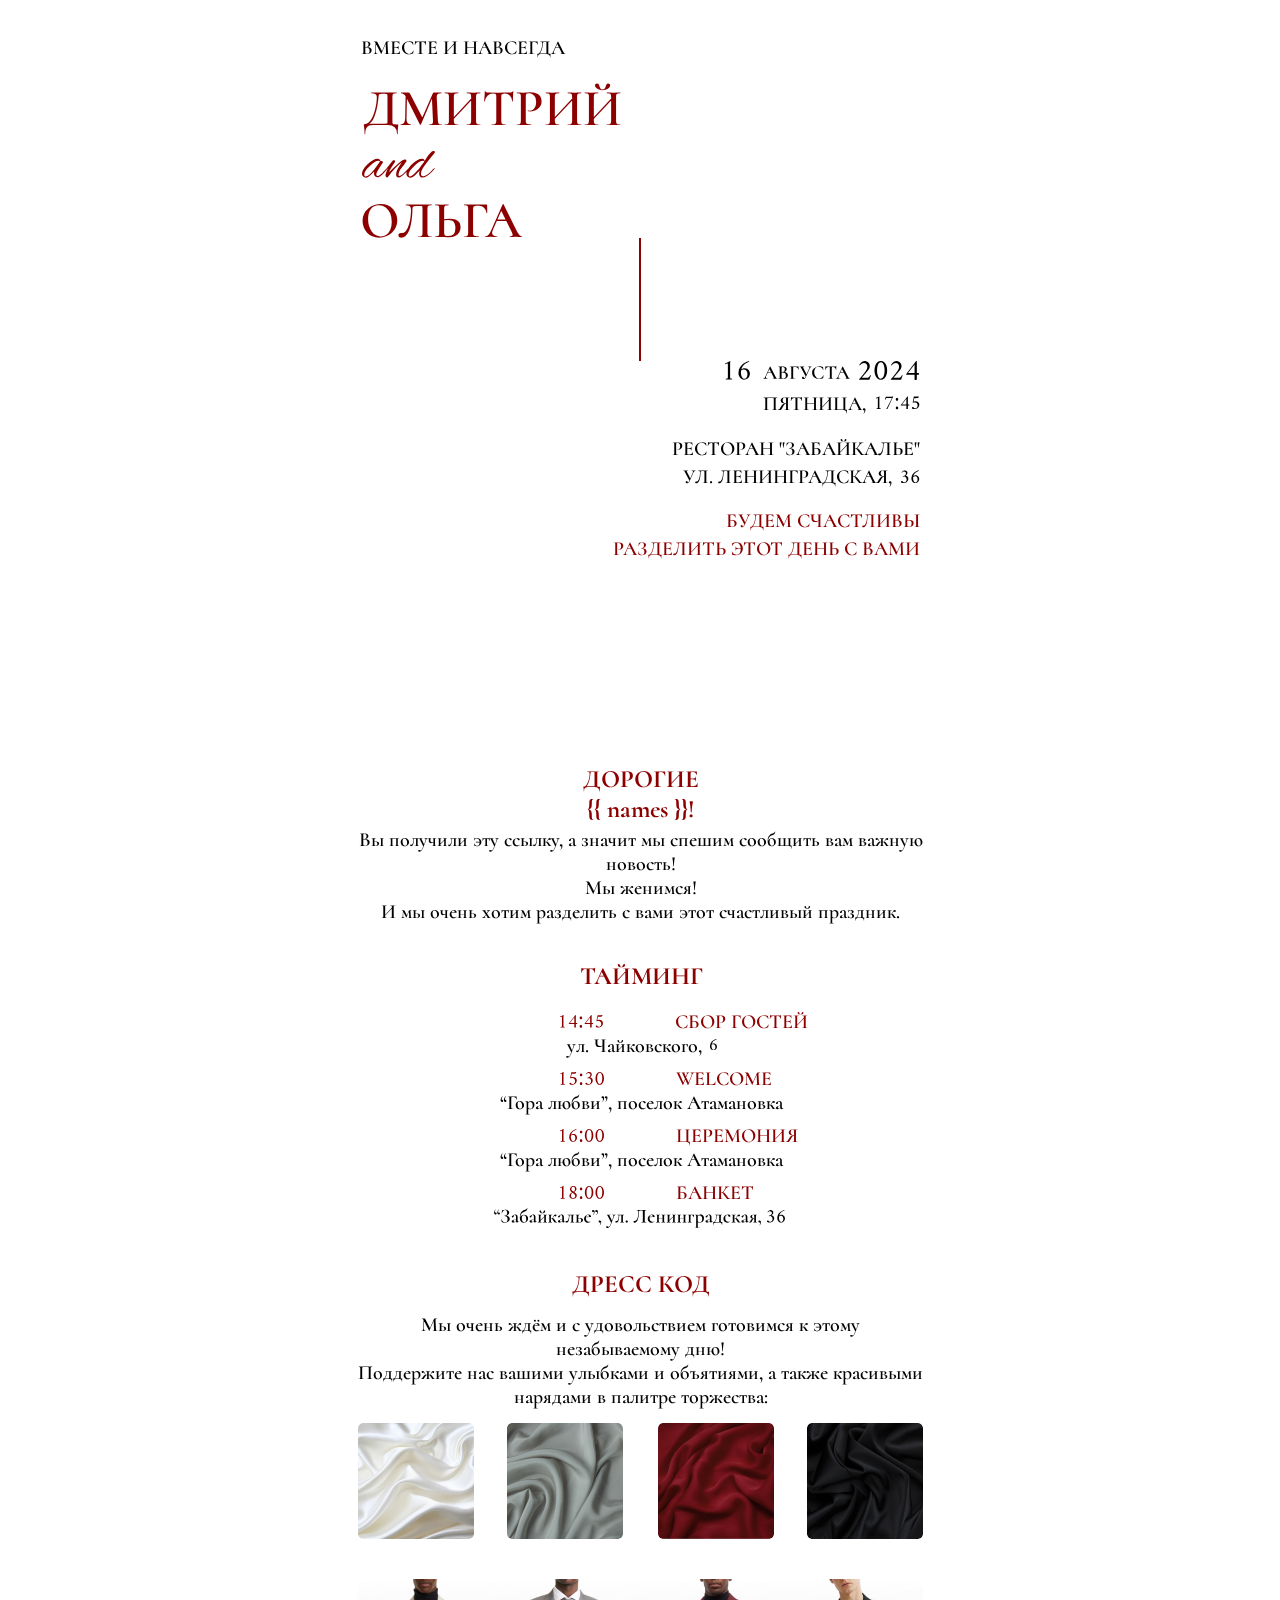
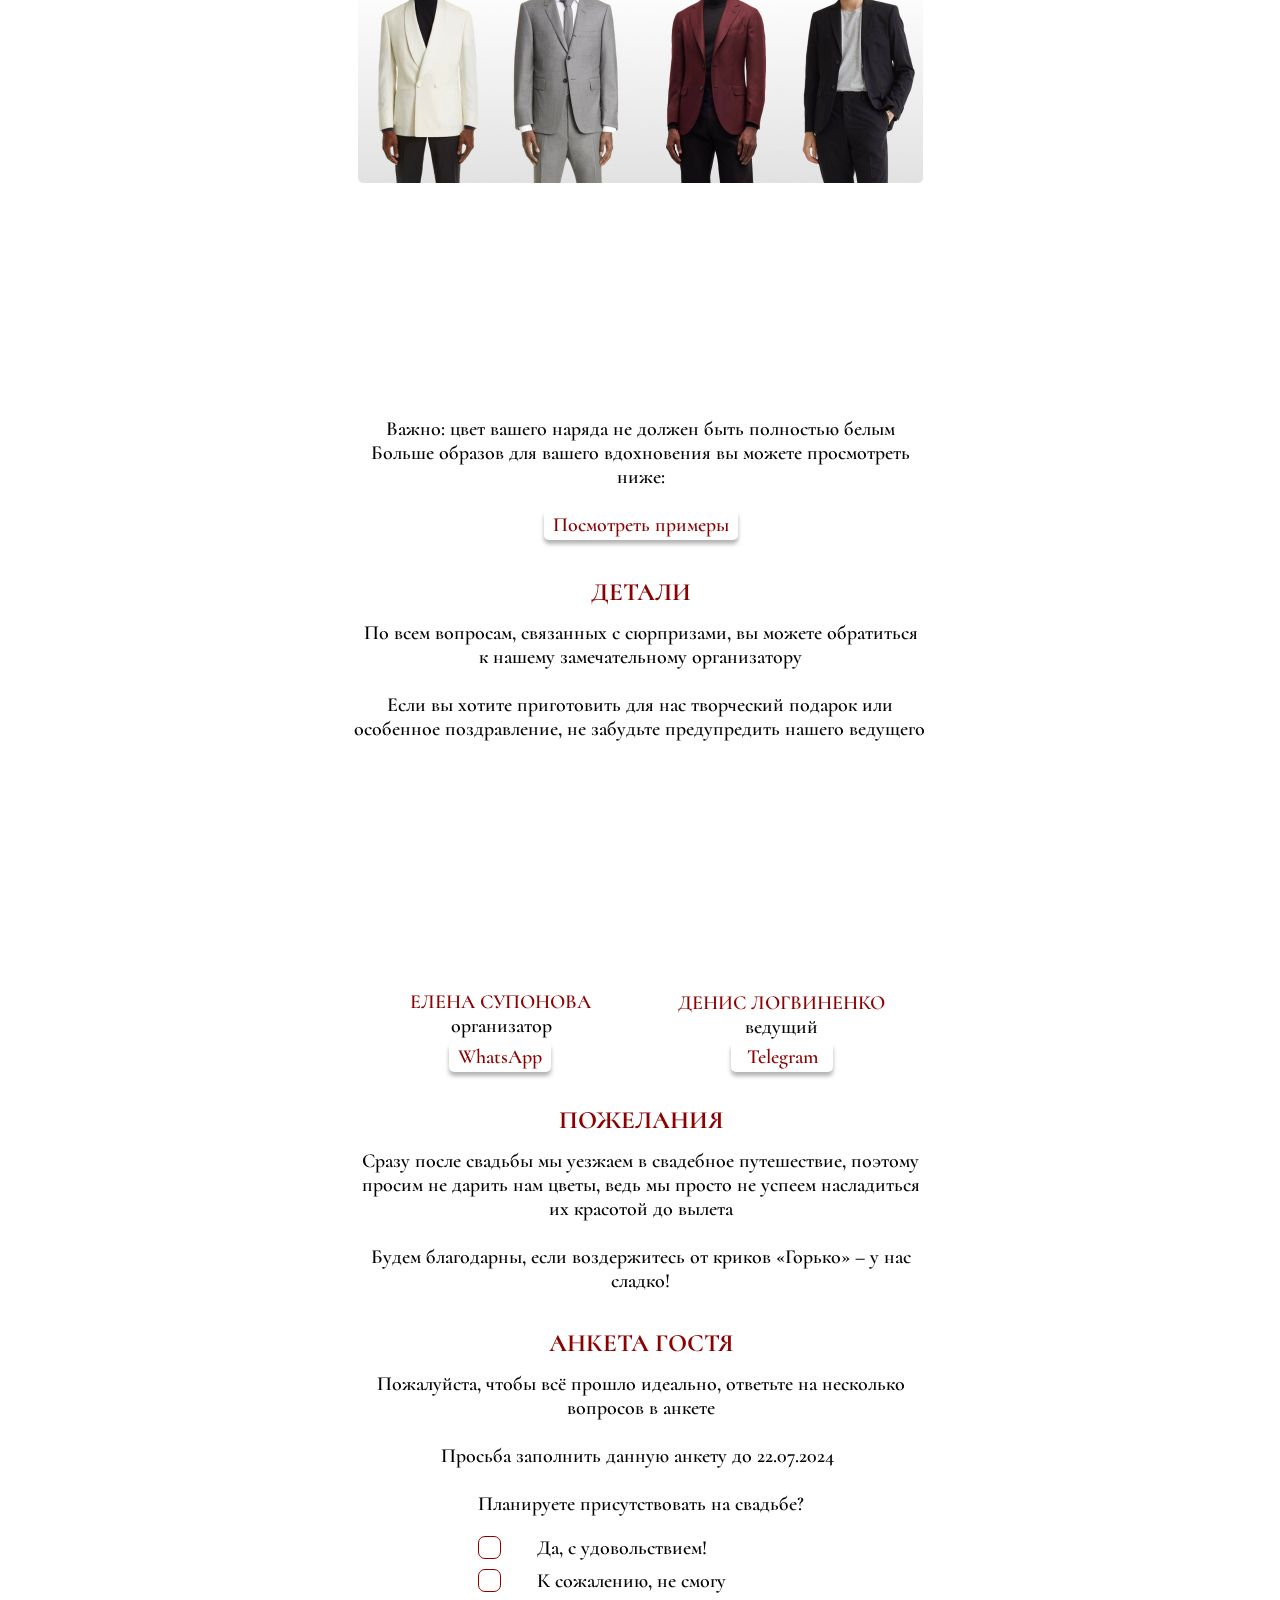
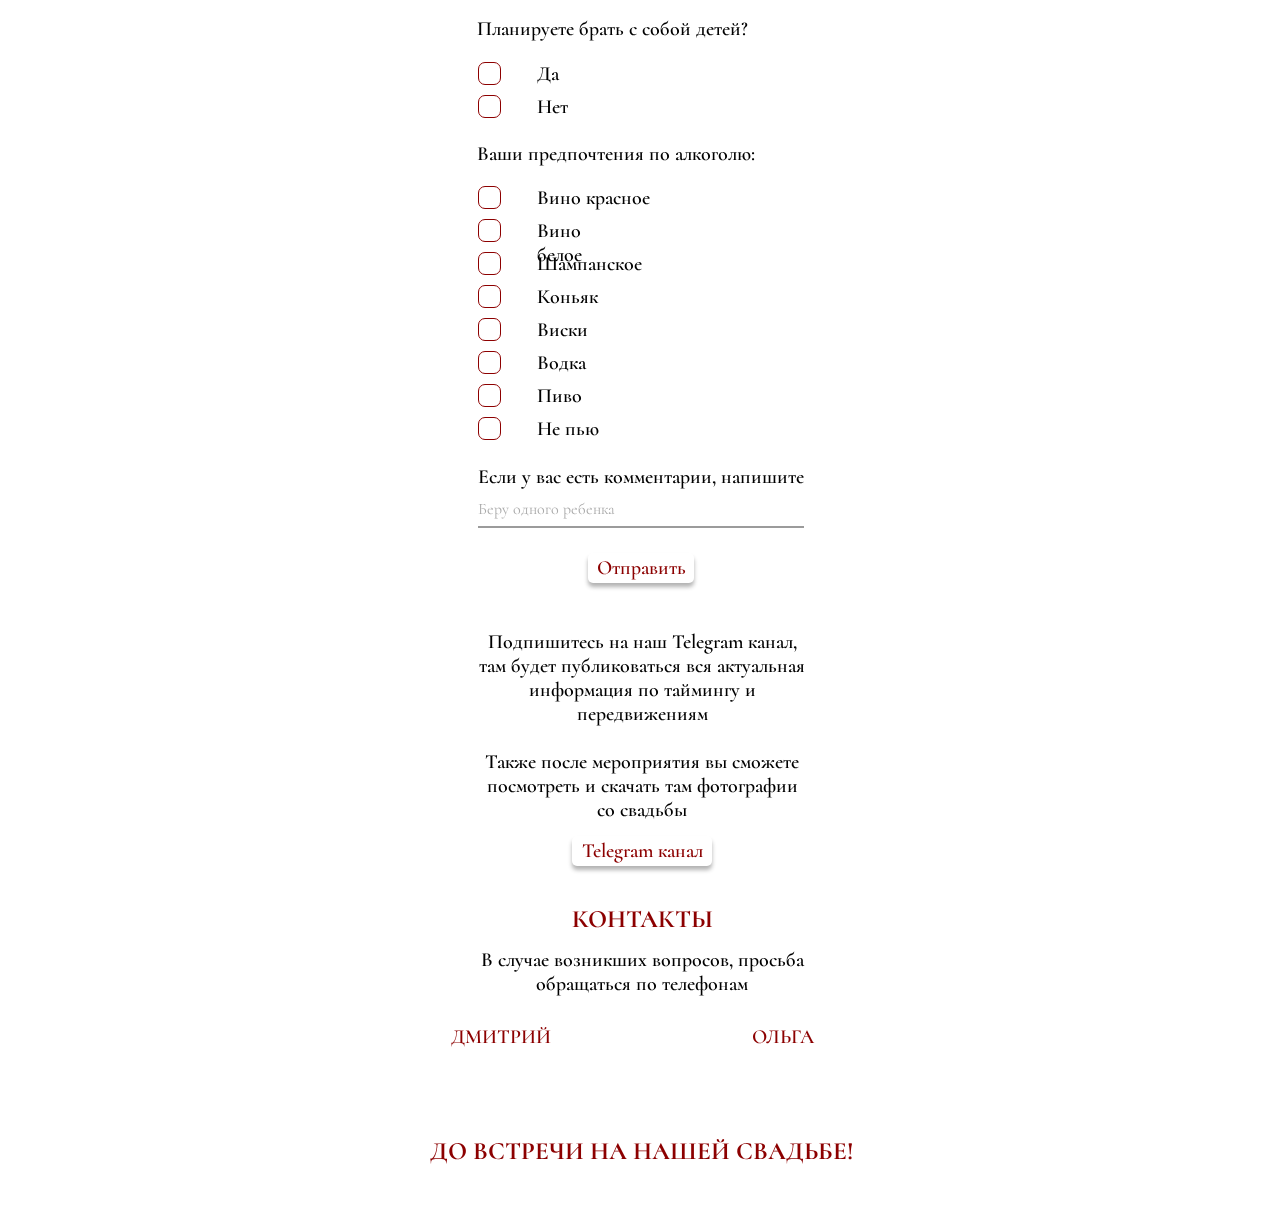
<file: frontend/index_many.html>
<!DOCTYPE html>
<html>
    <head>
        <meta charset="utf-8" />
        <meta http-equiv="Content-Type" content="text/html; charset=utf-8" />
        <meta name="viewport" content="width=device-width, initial-scale=1.0" />
        <!--metatextblock-->
        <title>Пригласительное</title>
        <meta property="og:url" content="http://lalilol.tilda.ws" />
        <meta property="og:title" content="Blank page" />
        <meta property="og:description" content />
        <meta property="og:type" content="website" />
        <link rel="canonical" href="http://lalilol.tilda.ws">
        <!--/metatextblock-->
        <meta name="format-detection" content="telephone=no" />
        <meta http-equiv="x-dns-prefetch-control" content="on">
        <link rel="dns-prefetch" href="https://ws.tildacdn.com">
        <link rel="shortcut icon" href="images/tildafavicon.ico"
            type="image/x-icon" />
        <!-- Assets -->
        <script src="https://neo.tildacdn.com/js/tilda-fallback-1.0.min.js"
            async charset="utf-8"></script>
        <script src="js/index.js"></script>
        <link rel="stylesheet" href="css/tilda-grid-3.0.min.css" type="text/css"
            media="all" onerror="this.loaderr='y';" />
        <link rel="stylesheet" href="css/checkbox.css">
        <link rel="stylesheet" href="css/input.css">
        <link rel="stylesheet" href="css/styles.css">
        <link rel="stylesheet" href="css/styles_770493065.css">
        <link rel="stylesheet" href="css/style_770398307.css">
        <link rel="stylesheet" href="css/styles_770549826_many.css">
        <link rel="stylesheet" href="css/styles_770552913.css">
        <link rel="stylesheet" href="css/style_770570710.css">
        <link rel="stylesheet" href="css/styles_770575436.css">
        <link rel="stylesheet" href="css/styles_770580941.css">
        <link rel="stylesheet" href="css/styles_770582594.css">
        <link rel="stylesheet" href="css/styles_770590880.css">
        <link rel="stylesheet" href="css/styles_770601122.css">
        <link rel="stylesheet"
            href="css/tilda-blocks-page51512955.min.css?t=1720213275"
            type="text/css" media="all" onerror="this.loaderr='y';" /><link
            rel="stylesheet" href="css/tilda-animation-2.0.min.css"
            type="text/css" media="all" onerror="this.loaderr='y';" /><link
            rel="stylesheet" href="css/tilda-cover-1.0.min.css" type="text/css"
            media="all" onerror="this.loaderr='y';" /><link rel="stylesheet"
            href="https://fonts.googleapis.com/css2?family=Cormorant:wght@300;400;500;600;700"
            type="text/css" /><script nomodule
            src="js/tilda-polyfill-1.0.min.js" charset="utf-8">
            </script>
        <script type="text/javascript">function t_onReady(func) {
                if (document.readyState != 'loading') {
                    func();
                } else {
                    document.addEventListener('DOMContentLoaded', func);
                }
            }
            function t_onFuncLoad(funcName, okFunc, time) {
                if (typeof window[funcName] === 'function') {
                    okFunc();
                } else {
                    setTimeout(function() {
                        t_onFuncLoad(funcName, okFunc, time);
                    },(time || 100));
                }
            }
            function t396_initialScale(t){
                t=document.getElementById("rec"+t);
                if(t){
                    t=t.querySelector(".t396__artboard");
                    if(t){
                        var e,r=document.documentElement.clientWidth,a=[];
                        if(l=t.getAttribute("data-artboard-screens"))for(var l=l.split(","),i=0;i<l.length;i++)a[i]=parseInt(l[i],10);
                        else a=[320,480,640,960,1200];
                        for(i=0;i<a.length;i++){
                            var o=a[i];
                            o<=r&&(e=o)
                        }
                        var n="edit"===window.allrecords.getAttribute("data-tilda-mode"),d="center"===t396_getFieldValue(t,"valign",e,a),u="grid"===t396_getFieldValue(t,"upscale",e,a),c=t396_getFieldValue(t,"height_vh",e,a),g=t396_getFieldValue(t,"height",e,a),s=!!window.opr&&!!window.opr.addons||!!window.opera||-1!==navigator.userAgent.indexOf(" OPR/");if(!n&&d&&!u&&!c&&g&&!s){for(var _=parseFloat((r/e).toFixed(3)),f=[t,t.querySelector(".t396__carrier"),t.querySelector(".t396__filter")],i=0;i<f.length;i++)f[i].style.height=Math.floor(parseInt(g,10)*_)+"px";t396_scaleInitial__getElementsToScale(t).forEach(function(t){t.style.zoom=_})}}}}function t396_scaleInitial__getElementsToScale(t){t=Array.prototype.slice.call(t.querySelectorAll(".t396__elem"));if(!t.length)return[];var e=[];return(t=t.filter(function(t){t=t.closest('.t396__group[data-group-type-value="physical"]');return!t||(-1===e.indexOf(t)&&e.push(t),!1)})).concat(e)}function t396_getFieldValue(t,e,r,a){var l=a[a.length-1],i=r===l?t.getAttribute("data-artboard-"+e):t.getAttribute("data-artboard-"+e+"-res-"+r);if(!i)for(var o=0;o<a.length;o++){var n=a[o];if(!(n<=r)&&(i=n===l?t.getAttribute("data-artboard-"+e):t.getAttribute("data-artboard-"+e+"-res-"+n)))break}return i}
                        </script>
                        <script src="js/tilda-scripts-3.0.min.js" charset="utf-8" defer onerror="this.loaderr='y';"></script>
        <script
            src="js/tilda-blocks-page51512955.min.js?t=1720213275"
            charset="utf-8" async onerror="this.loaderr='y';"></script>
        <script
            src="js/lazyload-1.3.min.export.js" charset="utf-8" async
            onerror="this.loaderr='y';"></script>
        <script
            src="js/tilda-animation-2.0.min.js" charset="utf-8" async
            onerror="this.loaderr='y';"></script>
        <script
            src="js/tilda-zero-1.1.min.js" charset="utf-8" async
            onerror="this.loaderr='y';"></script><script
            src="js/tilda-forms-1.0.min.js" charset="utf-8" async
            onerror="this.loaderr='y';"></script><script
            src="js/tilda-cover-1.0.min.js" charset="utf-8" async
            onerror="this.loaderr='y';"></script><script
            src="js/tilda-zero-scale-1.0.min.js" charset="utf-8" async
            onerror="this.loaderr='y';"></script><script
            src="js/tilda-events-1.0.min.js" charset="utf-8" async
            onerror="this.loaderr='y';"></script><script
            type="text/javascript">window.dataLayer = window.dataLayer || [];</script>
        <script
            type="text/javascript">(function () {
if((/bot|google|yandex|baidu|bing|msn|duckduckbot|teoma|slurp|crawler|spider|robot|crawling|facebook/i.test(navigator.userAgent))===false && typeof(sessionStorage)!='undefined' && sessionStorage.getItem('visited')!=='y' && document.visibilityState){
var style=document.createElement('style');
style.type='text/css';
style.innerHTML='@media screen and (min-width: 980px) {.t-records {opacity: 0;}.t-records_animated {-webkit-transition: opacity ease-in-out .2s;-moz-transition: opacity ease-in-out .2s;-o-transition: opacity ease-in-out .2s;transition: opacity ease-in-out .2s;}.t-records.t-records_visible {opacity: 1;}}';
document.getElementsByTagName('head')[0].appendChild(style);
function t_setvisRecs(){
    var alr=document.querySelectorAll('.t-records');
    Array.prototype.forEach.call(alr, function(el) {
        el.classList.add("t-records_animated");
    });
    setTimeout(function () {
        Array.prototype.forEach.call(alr, function(el) {
        el.classList.add("t-records_visible");
    });
        sessionStorage.setItem("visited", "y");
    }, 400);
} 
document.addEventListener('DOMContentLoaded', t_setvisRecs);
}
})();
    </script>
    </head>
    <body class="t-body"
        style="margin:0;">
        <!--allrecords-->
        <div id="allrecords"
            data-tilda-export="yes" class="t-records"
            data-hook="blocks-collection-content-node"
            data-tilda-project-id="10034585" data-tilda-page-id="51512955"
            data-tilda-formskey="5e220ff0a9e5668b46ff050010034585"
            data-tilda-cookie="no" data-tilda-lazy="yes"
            data-tilda-root-zone="com">
            <div id="rec770493065"
                class="r t-rec t-rec_pt-res-480_15 t-rec_pb_0"
                style="padding-bottom:0px; " data-animationappear="off"
                data-record-type="396"><!-- T396 --><div
                    class='t396'><div class="t396__artboard"
                        data-artboard-recid="770493065"
                        data-artboard-screens="320,480,640,960,1200"
                        data-artboard-height="571" data-artboard-valign="center"
                        data-artboard-upscale="grid"
                        data-artboard-height-res-320="350"
                        data-artboard-height-res-480="240"
                        data-artboard-height-res-640="231"
                        data-artboard-height-res-960="551"><div
                            class="t396__carrier"
                            data-artboard-recid="770493065"></div><div
                            class="t396__filter"
                            data-artboard-recid="770493065"></div><div
                            class='t396__elem tn-elem tn-elem__7704930651720167599563'
                            data-elem-id='1720167599563' data-elem-type='text'
                            data-field-top-value="77"
                            data-field-left-value="322"
                            data-field-width-value="260"
                            data-field-axisy-value="top"
                            data-field-axisx-value="left"
                            data-field-container-value="grid"
                            data-field-topunits-value="px"
                            data-field-leftunits-value="px"
                            data-field-heightunits-value
                            data-field-widthunits-value="px"
                            data-field-top-res-320-value="45"
                            data-field-left-res-320-value="19"
                            data-field-width-res-320-value="130"
                            data-field-left-res-480-value="128"
                            data-field-top-res-640-value="51"
                            data-field-left-res-640-value="208"
                            data-field-width-res-640-value="84"
                            data-field-top-res-960-value="69"
                            data-field-left-res-960-value="172"><div
                                class='tn-atom'
                                field='tn_text_1720167599563'>ДМИТРИЙ</div>
                        </div><div
                            class='t396__elem tn-elem tn-elem__7704930651720167599595'
                            data-elem-id='1720167599595' data-elem-type='text'
                            data-field-top-value="36"
                            data-field-left-value="321"
                            data-field-width-value="205"
                            data-field-axisy-value="top"
                            data-field-axisx-value="left"
                            data-field-container-value="grid"
                            data-field-topunits-value="px"
                            data-field-leftunits-value="px"
                            data-field-heightunits-value
                            data-field-widthunits-value="px"
                            data-field-top-res-320-value="21"
                            data-field-left-res-320-value="20"
                            data-field-left-res-480-value="128"
                            data-field-top-res-640-value="35"
                            data-field-left-res-640-value="208"
                            data-field-top-res-960-value="28"
                            data-field-left-res-960-value="171"><div
                                class='tn-atom'
                                field='tn_text_1720167599595'>ВМЕСТЕ И
                                НАВСЕГДА</div> </div><div
                            class='t396__elem tn-elem tn-elem__7704930651720167599611'
                            data-elem-id='1720167599611' data-elem-type='text'
                            data-field-top-value="509"
                            data-field-left-value="686"
                            data-field-width-value="194"
                            data-field-axisy-value="top"
                            data-field-axisx-value="left"
                            data-field-container-value="grid"
                            data-field-topunits-value="px"
                            data-field-leftunits-value="px"
                            data-field-heightunits-value
                            data-field-widthunits-value="px"
                            data-field-top-res-320-value="319"
                            data-field-left-res-320-value="161"
                            data-field-width-res-320-value="139"
                            data-field-top-res-480-value="211"
                            data-field-left-res-480-value="155"
                            data-field-top-res-640-value="211"
                            data-field-left-res-640-value="241"
                            data-field-top-res-960-value="500"
                            data-field-left-res-960-value="596"><div
                                class='tn-atom'
                                field='tn_text_1720167599611'>БУДЕМ
                                СЧАСТЛИВЫ</div> </div><div
                            class='t396__elem tn-elem tn-elem__7704930651720167599614'
                            data-elem-id='1720167599614' data-elem-type='text'
                            data-field-top-value="537"
                            data-field-left-value="573"
                            data-field-width-value="307"
                            data-field-axisy-value="top"
                            data-field-axisx-value="left"
                            data-field-container-value="grid"
                            data-field-topunits-value="px"
                            data-field-leftunits-value="px"
                            data-field-heightunits-value
                            data-field-widthunits-value="px"
                            data-field-top-res-320-value="335"
                            data-field-left-res-320-value="139"
                            data-field-width-res-320-value="161"
                            data-field-top-res-480-value="222"
                            data-field-left-res-480-value="43"
                            data-field-top-res-640-value="222"
                            data-field-left-res-640-value="128"
                            data-field-top-res-960-value="528"
                            data-field-left-res-960-value="483"><div
                                class='tn-atom'
                                field='tn_text_1720167599614'>РАЗДЕЛИТЬ ЭТОТ
                                ДЕНЬ С ВАМИ</div> </div><div
                            class='t396__elem tn-elem tn-elem__7704930651720167599617'
                            data-elem-id='1720167599617' data-elem-type='text'
                            data-field-top-value="465"
                            data-field-left-value="643"
                            data-field-width-value="212"
                            data-field-axisy-value="top"
                            data-field-axisx-value="left"
                            data-field-container-value="grid"
                            data-field-topunits-value="px"
                            data-field-leftunits-value="px"
                            data-field-heightunits-value
                            data-field-widthunits-value="px"
                            data-field-top-res-320-value="293"
                            data-field-left-res-320-value="75"
                            data-field-left-res-480-value="128"
                            data-field-top-res-640-value="194"
                            data-field-left-res-640-value="213"
                            data-field-width-res-640-value="212"
                            data-field-top-res-960-value="456"
                            data-field-left-res-960-value="553"><div
                                class='tn-atom'
                                field='tn_text_1720167599617'>УЛ. ЛЕНИНГРАДСКАЯ,
                            </div> </div><div
                            class='t396__elem tn-elem tn-elem__7704930651720167599635'
                            data-elem-id='1720167599635' data-elem-type='text'
                            data-field-top-value="392"
                            data-field-left-value="723"
                            data-field-width-value="104"
                            data-field-axisy-value="top"
                            data-field-axisx-value="left"
                            data-field-container-value="grid"
                            data-field-topunits-value="px"
                            data-field-leftunits-value="px"
                            data-field-heightunits-value
                            data-field-widthunits-value="px"
                            data-field-top-res-320-value="257"
                            data-field-left-res-320-value="214"
                            data-field-top-res-480-value="164"
                            data-field-left-res-480-value="285"
                            data-field-top-res-640-value="164"
                            data-field-left-res-640-value="372"
                            data-field-width-res-640-value="8"
                            data-field-top-res-960-value="384"
                            data-field-left-res-960-value="635"><div
                                class='tn-atom'
                                field='tn_text_1720167599635'>ПЯТНИЦА,</div>
                        </div><div
                            class='t396__elem tn-elem tn-elem__7704930651720167599652'
                            data-elem-id='1720167599652' data-elem-type='shape'
                            data-field-top-value="361"
                            data-field-left-value="685"
                            data-field-height-value="20"
                            data-field-width-value="195"
                            data-field-axisy-value="top"
                            data-field-axisx-value="left"
                            data-field-container-value="grid"
                            data-field-topunits-value="px"
                            data-field-leftunits-value="px"
                            data-field-heightunits-value="px"
                            data-field-widthunits-value="px"
                            data-field-left-res-320-value="113"
                            data-field-left-res-480-value="273"
                            data-field-top-res-640-value="151"
                            data-field-left-res-640-value="340"
                            data-field-height-res-640-value="7"
                            data-field-width-res-640-value="95"
                            data-field-top-res-960-value="353"
                            data-field-left-res-960-value="593"><div
                                class='tn-atom'></div></div><div
                            class='t396__elem tn-elem tn-elem__7704930651720167605803'
                            data-elem-id='1720167605803' data-elem-type='image'
                            data-field-top-value="366"
                            data-field-left-value="723"
                            data-field-width-value="87"
                            data-field-axisy-value="top"
                            data-field-axisx-value="left"
                            data-field-container-value="grid"
                            data-field-topunits-value="px"
                            data-field-leftunits-value="px"
                            data-field-heightunits-value
                            data-field-widthunits-value="px"
                            data-field-filewidth-value="87"
                            data-field-fileheight-value="13"
                            data-field-top-res-320-value="239"
                            data-field-left-res-320-value="224"
                            data-field-width-res-320-value="44"
                            data-field-top-res-480-value="153"
                            data-field-left-res-480-value="273"
                            data-field-top-res-640-value="153"
                            data-field-left-res-640-value="358"
                            data-field-width-res-640-value="43"
                            data-field-top-res-960-value="358"
                            data-field-left-res-960-value="631"><div
                                class='tn-atom'><img class='tn-atom__img t-img'
                                    data-original='images/tild6566-3563-4663-b261-646437623332__svg_1720167604419.svg'
                                    alt
                                    imgfield='tn_img_1720167605803' /></div></div><div
                            class='t396__elem tn-elem tn-elem__7704930651720167599659'
                            data-elem-id='1720167599659' data-elem-type='vector'
                            data-field-top-value="361"
                            data-field-left-value="685"
                            data-field-width-value="25"
                            data-field-axisy-value="top"
                            data-field-axisx-value="left"
                            data-field-container-value="grid"
                            data-field-topunits-value="px"
                            data-field-leftunits-value="px"
                            data-field-heightunits-value
                            data-field-widthunits-value="px"
                            data-field-top-res-320-value="236"
                            data-field-left-res-320-value="205"
                            data-field-top-res-480-value="150"
                            data-field-left-res-480-value="255"
                            data-field-top-res-640-value="151"
                            data-field-left-res-640-value="340"
                            data-field-width-res-640-value="13"
                            data-field-top-res-960-value="353"
                            data-field-left-res-960-value="593"><div
                                class='tn-atom tn-atom__vector'><?xml
                                version="1.0" encoding="UTF-8"?>
                                <!--?xml version="1.0" encoding="UTF-8"?-->
                                <!--?xml version="1.0" encoding="UTF-8"?-->
                                <!--?xml version="1.0" encoding="UTF-8"?-->
                                <!--?xml version="1.0" encoding="UTF-8"?-->
                                <!--?xml version="1.0" encoding="UTF-8"?-->
                                <!--?xml version="1.0" encoding="UTF-8"?-->
                                <!--?xml version="1.0" encoding="UTF-8"?-->
                                <!--?xml version="1.0" encoding="UTF-8"?-->
                                <!--?xml version="1.0" encoding="UTF-8"?-->
                                <!--?xml version="1.0" encoding="UTF-8"?-->
                                <!--?xml version="1.0" encoding="UTF-8"?-->
                                <!--?xml version="1.0" encoding="UTF-8"?-->
                                <!--?xml version="1.0" encoding="UTF-8"?-->
                                <!--?xml version="1.0" encoding="UTF-8"?-->
                                <!--?xml version="1.0" encoding="UTF-8"?-->
                                <!--?xml version="1.0" encoding="UTF-8"?-->
                                <!--?xml version="1.0" encoding="UTF-8"?-->
                                <!--?xml version="1.0" encoding="UTF-8"?-->
                                <!--?xml version="1.0" encoding="UTF-8"?-->
                                <!--?xml version="1.0" encoding="UTF-8"?-->
                                <!--?xml version="1.0" encoding="UTF-8"?-->
                                <!--?xml version="1.0" encoding="UTF-8"?-->
                                <!--?xml version="1.0" encoding="UTF-8"?-->
                                <!--?xml version="1.0" encoding="UTF-8"?-->
                                <!--?xml version="1.0" encoding="UTF-8"?-->
                                <!--?xml version="1.0" encoding="UTF-8"?-->
                                <!--?xml version="1.0" encoding="UTF-8"?-->
                                <!--?xml version="1.0" encoding="UTF-8"?-->
                                <!--?xml version="1.0" encoding="UTF-8"?-->
                                <!--?xml version="1.0" encoding="UTF-8"?-->
                                <!--?xml version="1.0" encoding="UTF-8"?-->
                                <!--?xml version="1.0" encoding="UTF-8"?-->
                                <!--?xml version="1.0" encoding="UTF-8"?-->
                                <!--?xml version="1.0" encoding="UTF-8"?--> <svg
                                    xmlns="http://www.w3.org/2000/svg"
                                    viewBox="0 0 25.505859375 19.13995361328125"
                                    fill="none"> <path
                                        d="M2.928865071298544 15.511004552867112V3.7059270782766993C2.928865071298544 3.287507169675364 2.8790667380916264 2.9985975955703883 2.7794453087075244 2.839198355961772C2.6997333074180827 2.6798238793234224 2.550313544827063 2.6001118780339807 2.3311439238850125 2.6001118780339807C2.111976779239988 2.6001118780339807 1.7732639193340411 2.6798238793234224 1.3150053441671723 2.839198355961772C0.8567467690003034 2.9786881674757284 0.50806928985892 3.0982190249544903 0.26897785933707524 3.1978404543385923C0.08965928644569175 3.058375405794903 0 2.8890214521389566 0 2.6897785933707525C0 2.6897785933707525 0 2.6798238793234224 0 2.6598896882584953C0 2.580202449939321 0.01992428587682039 2.530379353762136 0.05977285763046117 2.5104699256674756C0.8567467690003034 2.151822874696602 1.6337939181962986 1.7931857289138349 2.3909167815154735 1.434548583131068C3.1679763121966023 1.0559871514714807 3.8055485076608013 0.7471582440837379 4.303655654581311 0.5080668135618932C4.821672229596481 0.2689753830400486 5.09064761263653 0.14942991540882888 5.110581803701457 0.14942991540882888H5.170359613925971C5.269981043310073 0.14942991540882888 5.339713567581918 0.20920277303929005 5.379557186741505 0.32874824067050973C5.419400805901093 0.44829395593143206 5.44928971101335 0.547915385315534 5.469223902078277 0.6276125288228155C5.469223902078277 0.6276125288228155 5.4293802829186895 0.8766661022830705 5.349668281629247 1.3747757255006068C5.269981043310073 1.8529585865442961 5.230137424150485 2.540358830779733 5.230137424150485 3.436926932266384V15.511004552867112C5.230137424150485 15.949333889563107 5.230137424150485 16.35779908411711 5.230137424150485 16.736350610588595C5.250046852245146 17.11492690003034 5.29986994842233 17.423745902229975 5.379557186741505 17.66283238015777C5.419400805901093 17.76245380954187 5.568845331462379 17.85212052487864 5.8278660004550975 17.931807763197813C6.086861906477549 18.011519764487257 6.355837289517597 18.071272811741505 6.634792149575243 18.11111643090109C6.9336564377275485 18.131050621966022 7.142854010543083 18.14100533601335 7.262409630992112 18.14100533601335C7.322187441216626 18.22071733730279 7.352051583358616 18.36018238584648 7.352051583358616 18.559425244614687C7.3719857744235435 18.758668103382888 7.342096869311287 18.89813315192658 7.262409630992112 18.97784515321602C6.664681054687501 18.937976771086166 6.116750811589806 18.908112628944174 5.618643664669296 18.888178437879247C5.1205365177487865 18.84833481871966 4.58258575166869 18.82840062765473 4.0047913664290045 18.82840062765473C3.4469064092839807 18.82840062765473 2.938844548316141 18.84833481871966 2.480581020555219 18.888178437879247C2.022317492794296 18.908112628944174 1.4943239170585558 18.937976771086166 0.8965953407539442 18.97784515321602C0.8168981972466627 18.89813315192658 0.7770496254930218 18.758668103382888 0.7770496254930218 18.559425244614687C0.7969739113698423 18.36018238584648 0.8368224831234831 18.22071733730279 0.8965953407539442 18.14100533601335C1.0161410560148665 18.14100533601335 1.2153839147830705 18.131050621966022 1.4943239170585558 18.11111643090109C1.7931882052108616 18.071272811741505 2.0721282074863474 18.011519764487257 2.3311439238850125 17.931807763197813C2.5901571639866505 17.85212052487864 2.72962221253034 17.76245380954187 2.749556403595267 17.66283238015777C2.829243641914442 17.423745902229975 2.8790667380916264 17.11492690003034 2.8989761661862863 16.736350610588595C2.918910357251214 16.35779908411711 2.928865071298544 15.949333889563107 2.928865071298544 15.511004552867112ZM20.060606028140167 7.352051583358616C21.07672975007585 7.352051583358616 21.92352428132585 7.541339728079491 22.600940095949635 7.919891254550971C23.29829010163835 8.29846754399272 23.846195581765777 8.78659521389563 24.244681299302183 9.384323790200243C24.66310120790352 9.96209341246966 24.962064547936894 10.5797561798392 25.141348452669906 11.237262566368326C25.32063235740291 11.874834761832524 25.41027430976942 12.45262914707221 25.41027430976942 12.970670485057646C25.41027430976942 14.04657201721784 25.141348452669906 15.05274102510619 24.603323397679006 15.989202271692962C24.085306822663835 16.905704564244537 23.377977339957525 17.652877666110438 22.481384475500608 18.230672051350123C21.604725802108618 18.788557008495147 20.608511508267597 19.067487105582526 19.49274159397755 19.067487105582526C18.61608292058556 19.067487105582526 17.819111485512742 18.878223723831915 17.101827288759104 18.499647434390173C16.40447728307039 18.101161716853763 15.806748706765777 17.583145141838592 15.308641559845269 16.945548183404124C14.810534412924756 16.30797598793993 14.422028172405946 15.600671268203884 14.143073312348301 14.823634024195995C13.88407740632585 14.02666258912318 13.75456707182949 13.239645868097695 13.75456707182949 12.462608624089805C13.75456707182949 10.968287183328277 13.993653549757282 9.553702506826456 14.471826505612865 8.218755542703278C14.950024224438714 6.883833341550364 15.647374230127427 5.718265094053398 16.563876522679006 4.722050800212378C17.261226528367718 3.964922984299151 18.058197963440534 3.2675729786104366 18.95479082789745 2.630000783146238C19.871317883419295 1.9924285876820387 20.79779965298847 1.4445107260694783 21.734236136604974 0.9862521509026092C22.69060681128641 0.5279910994387136 23.57722019872573 0.1992426111385012 24.39412582486347 0C24.53359087340716 0 24.623257588743932 0.11954645815003034 24.66310120790352 0.358637145782767C24.702944827063106 0.5778042904277914 24.722879018128033 0.7371985774423544 24.722879018128033 0.8368200068264563C24.105216250758495 1.0360628655946602 23.39791153102245 1.3150028678701458 22.600940095949635 1.6736400136529126C21.82390285194175 2.03227715943568 21.036886130916262 2.5104699256674756 20.239914695843446 3.1081985019720872C19.44294326077063 3.7059270782766993 18.72565906401699 4.46303013121966 18.088086868552793 5.379557186741505C17.450514673088595 6.276150051198422 16.962362240215416 7.3719857744235435 16.62365433290352 8.66706435641687C17.141695670888957 8.248644447815535 17.71949005612864 7.929870731568568 18.35706225159284 7.710693681735438C18.994634447057038 7.471607203807646 19.56249888121966 7.352051583358616 20.060606028140167 7.352051583358616ZM16.384567854975728 9.95213869842233C16.34472423581614 10.270937177639562 16.314835330703882 10.59966560793386 16.294901139638956 10.93839827821602C16.274991711544295 11.277106185527913 16.2650122345267 11.615814092839807 16.2650122345267 11.954522000151698C16.2650122345267 12.612028386680825 16.334744758798543 13.299423678322208 16.4742345703125 14.016683112105582C16.61369961885619 14.733967308859224 16.82289719167172 15.40142840943568 17.101827288759104 16.01909117680522C17.40069157691141 16.63672918120449 17.769313152305823 17.144791042172333 18.20764248900182 17.54327675970874C18.645971825697814 17.921853049150485 19.154033686665656 18.11111643090109 19.731852834875607 18.11111643090109C20.66828931849211 18.11111643090109 21.43537184845267 17.6727870942051 22.033100424757283 16.79612842081311C22.63082900106189 15.919469747421118 22.9296932892142 14.823634024195995 22.9296932892142 13.508621251137741C22.9296932892142 12.67180619690534 22.80018295471784 11.894744189927184 22.54116228572512 11.177484756143812C22.302075807797333 10.46020055939017 21.913544804308252 9.882430937120752 21.375594038228158 9.444101600424757C20.837643272148057 9.005772263728762 20.130338552412017 8.78659521389563 19.253655116049757 8.78659521389563C18.83525997041869 8.78659521389563 18.367041728610438 8.856352501137742 17.849000390625 8.995817549681432C17.35089324370449 9.115348407160194 16.86274081083131 9.434146886377427 16.384567854975728 9.95213869842233Z"
                                        fill="black"></path> </svg>
                            </div></div><div
                            class='t396__elem tn-elem tn-elem__7704930651720167599660'
                            data-elem-id='1720167599660' data-elem-type='vector'
                            data-field-top-value="361"
                            data-field-left-value="819"
                            data-field-width-value="60"
                            data-field-axisy-value="top"
                            data-field-axisx-value="left"
                            data-field-container-value="grid"
                            data-field-topunits-value="px"
                            data-field-leftunits-value="px"
                            data-field-heightunits-value
                            data-field-widthunits-value="px"
                            data-field-top-res-320-value="237"
                            data-field-left-res-320-value="271"
                            data-field-top-res-480-value="151"
                            data-field-left-res-480-value="321"
                            data-field-top-res-640-value="151"
                            data-field-left-res-640-value="405"
                            data-field-width-res-640-value="29"
                            data-field-top-res-960-value="353"
                            data-field-left-res-960-value="727"><div
                                class='tn-atom tn-atom__vector'><?xml
                                version="1.0" encoding="UTF-8"?>
                                <!--?xml version="1.0" encoding="UTF-8"?-->
                                <!--?xml version="1.0" encoding="UTF-8"?-->
                                <!--?xml version="1.0" encoding="UTF-8"?-->
                                <!--?xml version="1.0" encoding="UTF-8"?-->
                                <!--?xml version="1.0" encoding="UTF-8"?-->
                                <!--?xml version="1.0" encoding="UTF-8"?-->
                                <!--?xml version="1.0" encoding="UTF-8"?-->
                                <!--?xml version="1.0" encoding="UTF-8"?-->
                                <!--?xml version="1.0" encoding="UTF-8"?-->
                                <!--?xml version="1.0" encoding="UTF-8"?-->
                                <!--?xml version="1.0" encoding="UTF-8"?-->
                                <!--?xml version="1.0" encoding="UTF-8"?-->
                                <!--?xml version="1.0" encoding="UTF-8"?-->
                                <!--?xml version="1.0" encoding="UTF-8"?-->
                                <!--?xml version="1.0" encoding="UTF-8"?-->
                                <!--?xml version="1.0" encoding="UTF-8"?-->
                                <!--?xml version="1.0" encoding="UTF-8"?-->
                                <!--?xml version="1.0" encoding="UTF-8"?-->
                                <!--?xml version="1.0" encoding="UTF-8"?-->
                                <!--?xml version="1.0" encoding="UTF-8"?-->
                                <!--?xml version="1.0" encoding="UTF-8"?-->
                                <!--?xml version="1.0" encoding="UTF-8"?-->
                                <!--?xml version="1.0" encoding="UTF-8"?-->
                                <!--?xml version="1.0" encoding="UTF-8"?-->
                                <!--?xml version="1.0" encoding="UTF-8"?-->
                                <!--?xml version="1.0" encoding="UTF-8"?-->
                                <!--?xml version="1.0" encoding="UTF-8"?-->
                                <!--?xml version="1.0" encoding="UTF-8"?-->
                                <!--?xml version="1.0" encoding="UTF-8"?-->
                                <!--?xml version="1.0" encoding="UTF-8"?-->
                                <!--?xml version="1.0" encoding="UTF-8"?-->
                                <!--?xml version="1.0" encoding="UTF-8"?-->
                                <!--?xml version="1.0" encoding="UTF-8"?-->
                                <!--?xml version="1.0" encoding="UTF-8"?--> <svg
                                    xmlns="http://www.w3.org/2000/svg"
                                    viewBox="0 0 60.380859375 19.04998779296875"
                                    fill="none"> <path
                                        d="M12.029988002808626 14.489984056204804C11.830007594589361 14.969986937467718 11.619996977498708 15.520001674683627 11.400006053073346 16.140003317084194C11.180015128647986 16.73999444327867 10.980009769660382 17.299989487829286 10.800014926878873 17.81998845073605C10.619995133329029 18.33998741364282 10.50000688839747 18.689996791871128 10.44000029054752 18.869991634652635H0.3000030483277376C0.24000293767755684 18.82999555300878 0.16999632138591167 18.769988955158833 0.08999642336002067 18.689996791871128C0.029996312709839875 18.589994112377322 0 18.510001949089617 0 18.449995351239668C0.8199995161576705 17.529985670357696 1.6600045583677687 16.570004858600207 2.520002651246126 15.570003014430528C3.380005734278151 14.570001170260849 4.199987784897986 13.580004584194215 4.979998704642304 12.599988305462293C5.759984673618285 11.619996977498708 6.430012606534091 10.71999781282283 6.990007651084711 9.899990811434659C7.589998777279184 9.020002162964877 7.969998979048296 8.249996501323606 8.130008256392045 7.589998777279184C8.310003099173553 6.930001053234762 8.400000520564308 6.240012505649535 8.400000520564308 5.5200081837551656C8.400000520564308 4.5200063395854855 8.090012174748193 3.6799888219912193 7.470010532347624 3.0000055325090393C6.869994455384814 2.319994797181689 6.10001374451188 1.979995667210098 5.159993547423812 1.979995667210098C4.380007578447831 1.979995667210098 3.699999338197314 2.1499952321958933 3.1200187282089358 2.4899943621674847C2.540013167452221 2.8299909970622417 2.070008059061854 3.199985940728306 1.7100058981146693 3.5999966587035126C1.3500062322443183 4.000007376678719 1.1100047916128617 4.299990464391787 0.9900065663739669 4.499995823379391C0.8700058460582386 4.499995823379391 0.7400048577931302 4.439989225529443 0.6000060966554752 4.320000980597882C0.48000537633974694 4.180002219460228 0.4199987784897986 4.079999539966425 0.4199987784897986 4.0199929421164775C0.4799978911092459 3.839998099334969 0.6400096635298296 3.5399900608535644 0.9000091449832128 3.119993777440599C1.1800091623353566 2.6799869778215393 1.5600093641044679 2.230004861021436 2.0400097502905474 1.7700050107341168C2.520002651246126 1.2900046245480372 3.0699924376936982 0.8899939065728306 3.6899940800942663 0.5700003026536674C4.330006238700929 0.22999992514365963 5.040005302492252 0.05999711655798037 5.82001622223657 0.05999711655798037C6.760011468556302 0.05999711655798037 7.610009293485279 0.29999805817407027 8.370009697023503 0.7799984443601498C9.15002061676782 1.2399957995706352 9.759992050297004 1.8399944109956097 10.199998849916064 2.5799842983277372C10.659991214972882 3.3199991364282027 10.88998739750129 4.110015314275568 10.88998739750129 4.950007881101498C10.88998739750129 5.790000447927428 10.740008329028926 6.579991675006457 10.44000029054752 7.320006513106922C10.139992252066117 8.05999640043905 9.7300012267562 8.749984948024277 9.210002263849432 9.38999710663094C8.529994023598915 10.22998967345687 7.77001857082903 11.129988838132748 6.930001053234762 12.089994600658574C6.110019002614927 13.029989846978307 5.33000808287061 13.919983753551136 4.589993244770145 14.760001271145404C3.8500033574380166 15.579983321765239 3.2600174893465907 16.240005996577995 2.8200106897275314 16.73999444327867H8.640001961195765C9.22000752195248 16.73999444327867 9.690005145112346 16.55999960049716 10.049994830675361 16.199984964165807C10.429995032444474 15.819984762396695 10.78000441067278 15.249984459743027 11.099998014591943 14.489984056204804C11.139994096235796 14.369995811273245 11.250002033832645 14.309989213423295 11.429996876614153 14.309989213423295C11.490003474464102 14.309989213423295 11.590006153957903 14.329999729629392 11.730004915095558 14.369995811273245C11.870003676233214 14.409991892917098 11.970006355727014 14.449987974560951 12.029988002808626 14.489984056204804ZM21.967005754455062 0.0899999164675878C23.347007800393854 0.0899999164675878 24.506993971138947 0.5199964678299329 25.447039118995352 1.3799945607082904C26.406895176911156 2.2399951486634815 27.126974351110537 3.3899860416128615 27.607027133910126 4.829994685401601C28.107040531379134 6.249992812984246 28.357047230113636 7.809989701704546 28.357047230113636 9.5099853515625C28.357047230113636 11.21000595218879 28.107040531379134 12.7799831482438 27.607027133910126 14.219991792032541C27.107013736441115 15.639989919615186 26.376954254907023 16.78999578302557 25.41709819699122 17.66998443149535C24.477003147598143 18.529987514527377 23.327022234956093 18.959989056043387 21.967005754455062 18.959989056043387C20.64701030636622 18.959989056043387 19.50698475029055 18.529987514527377 18.54700393853306 17.66998443149535C17.58699817600723 16.78999578302557 16.847008288675102 15.639989919615186 16.326984375000002 14.219991792032541C15.826995928299327 12.7799831482438 15.576989229564825 11.21000595218879 15.576989229564825 9.5099853515625C15.576989229564825 7.809989701704546 15.826995928299327 6.249992812984246 16.326984375000002 4.829994685401601C16.826997772469007 3.3899860416128615 17.557007352466428 2.2399951486634815 18.516988164223918 1.3799945607082904C19.476993926749742 0.5199964678299329 20.626999790160124 0.0899999164675878 21.967005754455062 0.0899999164675878ZM22.117009773695766 1.1699939239249741C21.297002772307593 1.1699939239249741 20.58700370851627 1.5499941256940857 19.98698763155346 2.3099945292323087C19.407007021565082 3.05000687225594 18.957019914611312 4.0499837656572835 18.63700135992381 5.3099975666645145C18.31700775600465 6.56998641690341 18.1569984786609 7.969998979048296 18.1569984786609 9.5099853515625C18.1569984786609 11.029986158638946 18.31700775600465 12.429998720783834 18.63700135992381 13.709998087228822C18.957019914611312 14.969986937467718 19.386996505358987 15.979994039740443 19.92700598447185 16.73999444327867C20.48700102902247 17.49999484681689 21.127013187629135 17.879995048586004 21.846992558755165 17.879995048586004C22.727006157993287 17.879995048586004 23.456990787222367 17.489989588713843 24.03699634797908 16.710003619737865C24.617001908735798 15.929992699993544 25.047078302556816 14.88999477418001 25.327025923295455 13.589984891528925C25.626934158703513 12.289999959646178 25.776888276407544 10.88000709016658 25.776888276407544 9.360006283090135C25.776888276407544 7.819994959807593 25.6169538513688 6.439992913868802 25.297085001291325 5.22000014527376C24.996927258199896 3.979996860472624 24.567000568988895 3.0000055325090393 24.007005524438277 2.2799937253841684C23.466996045325416 1.5399938577447057 22.837014095590135 1.1699939239249741 22.117009773695766 1.1699939239249741ZM43.96400233245093 14.489984056204804C43.76389717038998 14.969986937467718 43.55406120867769 15.520001674683627 43.333995431947315 16.140003317084194C43.11392965521694 16.73999444327867 42.91407400083936 17.299989487829286 42.73392945344783 17.81998845073605C42.55403441373967 18.33998741364282 42.434021218039774 18.689996791871128 42.373889866348144 18.869991634652635H32.23389761428202C32.174015770273755 18.82999555300878 32.103904111247424 18.769988955158833 32.02406165256973 18.689996791871128C31.9639303008781 18.589994112377322 31.933989378873967 18.510001949089617 31.933989378873967 18.449995351239668C32.754121134103826 17.529985670357696 33.59396399631973 16.570004858600207 34.454016980888426 15.570003014430528C35.31406996545713 14.570001170260849 36.13395221300362 13.580004584194215 36.91391323121126 12.599988305462293C37.694123757102275 11.619996977498708 38.36405188694473 10.71999781282283 38.923947128422 9.899990811434659C39.52401310692149 9.020002162964877 39.9040133086906 8.249996501323606 40.06394773372934 7.589998777279184C40.24409228112087 6.930001053234762 40.33391504713327 6.240012505649535 40.33391504713327 5.5200081837551656C40.33391504713327 4.5200063395854855 40.0240265043905 3.6799888219912193 39.40399991122159 3.0000055325090393C38.8039339327221 2.319994797181689 38.033953221849174 1.979995667210098 37.094057778602796 1.979995667210098C36.314096760395145 1.979995667210098 35.63393881553461 2.1499952321958933 35.05408295938791 2.4899943621674847C34.473977595557855 2.8299909970622417 34.00390512009297 3.199985940728306 33.64411504067666 3.5999966587035126C33.28407545357696 4.000007376678719 33.04404906217717 4.299990464391787 32.92403586647727 4.499995823379391C32.80402267077738 4.499995823379391 32.67402916774277 4.439989225529443 32.534055357373454 4.320000980597882C32.41404216167356 4.180002219460228 32.35391080998192 4.079999539966425 32.35391080998192 4.0199929421164775C32.41404216167356 3.839998099334969 32.57397658671229 3.5399900608535644 32.83396359278151 3.119993777440599C33.11391121352015 2.6799869778215393 33.49391141528926 2.230004861021436 33.973964198088844 1.7700050107341168C34.454016980888426 1.2900046245480372 35.003931915030996 0.8899939065728306 35.62395850819989 0.5700003026536674C36.26394571603823 0.22999992514365963 36.97404458290289 0.05999711655798037 37.754005601110535 0.05999711655798037C38.69390104435692 0.05999711655798037 39.54397372159091 0.29999805817407027 40.30397412512913 0.7799984443601498C41.083935143336774 1.2399957995706352 41.69398142917097 1.8399944109956097 42.13411298263171 2.5799842983277372C42.59395564307851 3.3199991364282027 42.824001727143596 4.110015314275568 42.824001727143596 4.950007881101498C42.824001727143596 5.790000447927428 42.67404760943956 6.579991675006457 42.373889866348144 7.320006513106922C42.07398163094008 8.05999640043905 41.664040507166845 8.749984948024277 41.14406649502841 9.38999710663094C40.46390855016788 10.22998967345687 39.70390814662965 11.129988838132748 38.86406528441374 12.089994600658574C38.04393352918388 13.029989846978307 37.26397251097624 13.919983753551136 36.52393272210743 14.760001271145404C35.78389293323864 15.579983321765239 35.19405676975723 16.240005996577995 34.75392521629649 16.73999444327867H40.57394143853306C41.15404680236312 16.73999444327867 41.624119277827994 16.55999960049716 41.983909357244315 16.199984964165807C42.36390955901343 15.819984762396695 42.71396883877841 15.249984459743027 43.034087196539254 14.489984056204804C43.0740084258781 14.369995811273245 43.18404131424329 14.309989213423295 43.363936353951445 14.309989213423295C43.424067705643075 14.309989213423295 43.52412028667356 14.329999729629392 43.66409409704288 14.369995811273245C43.8040679074122 14.409991892917098 43.904120488442665 14.449987974560951 43.96400233245093 14.489984056204804ZM57.800949928977275 0C57.96113386169938 0 58.0709172423812 0.06000011065018079 58.13104859407283 0.18000008244285898C58.21089105275052 0.3000005532509039 58.25106178977273 0.4199962834129649 58.25106178977273 0.5399970037286932V12.089994600658574H59.990878865896185C60.09093144692665 12.089994600658574 60.18100372062242 12.209982845590135 60.261095686983474 12.449984286221591C60.34093814566116 12.689985726853049 60.38110888268337 12.969983249128358 60.38110888268337 13.290001803815857C60.38110888268337 13.509992728241219 60.35091845299587 13.67000200558497 60.2910366089876 13.77000468507877H58.25106178977273V18.900007408961777C58.25106178977273 18.900007408961777 58.18095013074638 18.919992974399538 58.04097632037707 18.959989056043387C57.92096312467717 19.019995653893336 57.570903844912195 19.049986477434143 56.991047988765494 19.049986477434143C56.29092942923554 19.049986477434143 55.941119657153926 18.969994314146437 55.941119657153926 18.809985036802686V13.77000468507877H47.69089859891529C47.591095525568186 13.709998087228822 47.51100355920713 13.630005923941116 47.451121715198866 13.530003244447313C47.41095097817666 13.409990048747419 47.39099036350723 13.309987369253616 47.39099036350723 13.22999520596591L56.930916637073864 0.750000135588843C57.030969218104346 0.6299994152731148 57.17094302847366 0.4799978911092459 57.351087575865186 0.29999805817407027C57.53098261557335 0.09999893687855115 57.68093673327738 0 57.800949928977275 0ZM55.941119657153926 3.5099992373127584L49.371083338713845 12.089994600658574H55.941119657153926V3.5099992373127584Z"
                                        fill="black"></path> </svg>
                            </div></div><div
                            class='t396__elem tn-elem tn-elem__7704930651720195089306'
                            data-elem-id='1720195089306' data-elem-type='text'
                            data-field-top-value="437"
                            data-field-left-value="531"
                            data-field-width-value="349"
                            data-field-axisy-value="top"
                            data-field-axisx-value="left"
                            data-field-container-value="grid"
                            data-field-topunits-value="px"
                            data-field-leftunits-value="px"
                            data-field-heightunits-value
                            data-field-widthunits-value="px"
                            data-field-top-res-320-value="276"
                            data-field-left-res-320-value="153"
                            data-field-width-res-320-value="147"
                            data-field-top-res-480-value="181"
                            data-field-left-res-480-value="220"
                            data-field-top-res-640-value="182"
                            data-field-left-res-640-value="305"
                            data-field-width-res-640-value="130"
                            data-field-top-res-960-value="429"
                            data-field-left-res-960-value="464"
                            data-field-width-res-960-value="326"><div
                                class='tn-atom'
                                field='tn_text_1720195089306'>РЕСТОРАН
                                "ЗАБАЙКАЛЬЕ"</div> </div><div
                            class='t396__elem tn-elem tn-elem__7704930651720195717687'
                            data-elem-id='1720195717687' data-elem-type='image'
                            data-field-top-value="470"
                            data-field-left-value="861"
                            data-field-width-value="19"
                            data-field-axisy-value="top"
                            data-field-axisx-value="left"
                            data-field-container-value="grid"
                            data-field-topunits-value="px"
                            data-field-leftunits-value="px"
                            data-field-heightunits-value
                            data-field-widthunits-value="px"
                            data-field-filewidth-value="19"
                            data-field-fileheight-value="14"
                            data-field-top-res-320-value="296"
                            data-field-left-res-320-value="289"
                            data-field-width-res-320-value="11"
                            data-field-top-res-480-value="195"
                            data-field-left-res-480-value="342"
                            data-field-top-res-640-value="196"
                            data-field-left-res-640-value="427"
                            data-field-width-res-640-value="8"
                            data-field-top-res-960-value="461"
                            data-field-left-res-960-value="771"><div
                                class='tn-atom'><img class='tn-atom__img t-img'
                                    data-original='images/tild3037-3563-4063-a465-616265643663__36_1.svg'
                                    alt
                                    imgfield='tn_img_1720195717687' /></div></div><div
                            class='t396__elem tn-elem tn-elem__7704930651720195763266'
                            data-elem-id='1720195763266' data-elem-type='image'
                            data-field-top-value="396"
                            data-field-left-value="835"
                            data-field-width-value="45"
                            data-field-axisy-value="top"
                            data-field-axisx-value="left"
                            data-field-container-value="grid"
                            data-field-topunits-value="px"
                            data-field-leftunits-value="px"
                            data-field-heightunits-value
                            data-field-widthunits-value="px"
                            data-field-filewidth-value="45"
                            data-field-fileheight-value="14"
                            data-field-top-res-320-value="260"
                            data-field-left-res-320-value="274"
                            data-field-width-res-320-value="26"
                            data-field-top-res-480-value="165"
                            data-field-left-res-480-value="332"
                            data-field-top-res-640-value="166"
                            data-field-left-res-640-value="417"
                            data-field-width-res-640-value="18"
                            data-field-top-res-960-value="389"
                            data-field-left-res-960-value="745"><div
                                class='tn-atom'><img class='tn-atom__img t-img'
                                    data-original='images/tild3739-3037-4238-b130-393064313734__17_45_1.svg'
                                    alt
                                    imgfield='tn_img_1720195763266' /></div></div><div
                            class='t396__elem tn-elem tn-elem__7704930651720197642493'
                            data-elem-id='1720197642493' data-elem-type='text'
                            data-field-top-value="189"
                            data-field-left-value="320"
                            data-field-width-value="260"
                            data-field-axisy-value="top"
                            data-field-axisx-value="left"
                            data-field-container-value="grid"
                            data-field-topunits-value="px"
                            data-field-leftunits-value="px"
                            data-field-heightunits-value
                            data-field-widthunits-value="px"
                            data-field-top-res-320-value="110"
                            data-field-left-res-320-value="20"
                            data-field-left-res-480-value="128"
                            data-field-top-res-640-value="96"
                            data-field-left-res-640-value="208"
                            data-field-width-res-640-value="84"
                            data-field-top-res-960-value="189"
                            data-field-left-res-960-value="170"><div
                                class='tn-atom'
                                field='tn_text_1720197642493'>ОЛЬГА</div>
                        </div><div
                            class='t396__elem tn-elem tn-elem__7704930651720198902123'
                            data-elem-id='1720198902123' data-elem-type='shape'
                            data-field-top-value="238"
                            data-field-left-value="599"
                            data-field-height-value="123"
                            data-field-width-value="2"
                            data-field-axisy-value="top"
                            data-field-axisx-value="left"
                            data-field-container-value="grid"
                            data-field-topunits-value="px"
                            data-field-leftunits-value="px"
                            data-field-heightunits-value="px"
                            data-field-widthunits-value="px"
                            data-field-top-res-320-value="136"
                            data-field-left-res-320-value="159"
                            data-field-height-res-320-value="100"
                            data-field-width-res-320-value="2"
                            data-field-left-res-480-value="239"
                            data-field-height-res-480-value="34"
                            data-field-width-res-480-value="2"
                            data-field-top-res-640-value="116"
                            data-field-left-res-640-value="319"
                            data-field-height-res-640-value="29"
                            data-field-width-res-640-value="2"
                            data-field-top-res-960-value="238"
                            data-field-left-res-960-value="479"
                            data-field-height-res-960-value="115"
                            data-field-width-res-960-value="2"><div
                                class='tn-atom'></div></div><div
                            class='t396__elem tn-elem tn-elem__7704930651720167599672'
                            data-elem-id='1720167599672' data-elem-type='shape'
                            data-field-top-value="151"
                            data-field-left-value="322"
                            data-field-height-value="28"
                            data-field-width-value="75"
                            data-field-axisy-value="top"
                            data-field-axisx-value="left"
                            data-field-container-value="grid"
                            data-field-topunits-value="px"
                            data-field-leftunits-value="px"
                            data-field-heightunits-value="px"
                            data-field-widthunits-value="px"
                            data-field-top-res-320-value="86"
                            data-field-left-res-320-value="20"
                            data-field-height-res-320-value="24"
                            data-field-width-res-320-value="46"
                            data-field-left-res-480-value="128"
                            data-field-top-res-640-value="82"
                            data-field-left-res-640-value="208"
                            data-field-height-res-640-value="14"
                            data-field-width-res-640-value="28"
                            data-field-top-res-960-value="144"
                            data-field-left-res-960-value="172"><div
                                class='tn-atom'></div></div><div
                            class='t396__elem tn-elem tn-elem__7704930651720167599675'
                            data-elem-id='1720167599675' data-elem-type='vector'
                            data-field-top-value="151"
                            data-field-left-value="322"
                            data-field-width-value="73"
                            data-field-axisy-value="top"
                            data-field-axisx-value="left"
                            data-field-container-value="grid"
                            data-field-topunits-value="px"
                            data-field-leftunits-value="px"
                            data-field-heightunits-value
                            data-field-widthunits-value="px"
                            data-field-top-res-320-value="86"
                            data-field-left-res-320-value="20"
                            data-field-width-res-320-value="44"
                            data-field-left-res-480-value="128"
                            data-field-top-res-640-value="82"
                            data-field-left-res-640-value="208"
                            data-field-width-res-640-value="27"
                            data-field-top-res-960-value="144"
                            data-field-left-res-960-value="172"><div
                                class='tn-atom tn-atom__vector'><?xml
                                version="1.0" encoding="UTF-8"?>
                                <!--?xml version="1.0" encoding="UTF-8"?-->
                                <!--?xml version="1.0" encoding="UTF-8"?-->
                                <!--?xml version="1.0" encoding="UTF-8"?-->
                                <!--?xml version="1.0" encoding="UTF-8"?-->
                                <!--?xml version="1.0" encoding="UTF-8"?-->
                                <!--?xml version="1.0" encoding="UTF-8"?-->
                                <!--?xml version="1.0" encoding="UTF-8"?-->
                                <!--?xml version="1.0" encoding="UTF-8"?-->
                                <!--?xml version="1.0" encoding="UTF-8"?-->
                                <!--?xml version="1.0" encoding="UTF-8"?-->
                                <!--?xml version="1.0" encoding="UTF-8"?-->
                                <!--?xml version="1.0" encoding="UTF-8"?-->
                                <!--?xml version="1.0" encoding="UTF-8"?-->
                                <!--?xml version="1.0" encoding="UTF-8"?-->
                                <!--?xml version="1.0" encoding="UTF-8"?-->
                                <!--?xml version="1.0" encoding="UTF-8"?-->
                                <!--?xml version="1.0" encoding="UTF-8"?-->
                                <!--?xml version="1.0" encoding="UTF-8"?-->
                                <!--?xml version="1.0" encoding="UTF-8"?-->
                                <!--?xml version="1.0" encoding="UTF-8"?-->
                                <!--?xml version="1.0" encoding="UTF-8"?-->
                                <!--?xml version="1.0" encoding="UTF-8"?-->
                                <!--?xml version="1.0" encoding="UTF-8"?-->
                                <!--?xml version="1.0" encoding="UTF-8"?-->
                                <!--?xml version="1.0" encoding="UTF-8"?-->
                                <!--?xml version="1.0" encoding="UTF-8"?-->
                                <!--?xml version="1.0" encoding="UTF-8"?-->
                                <!--?xml version="1.0" encoding="UTF-8"?-->
                                <!--?xml version="1.0" encoding="UTF-8"?-->
                                <!--?xml version="1.0" encoding="UTF-8"?-->
                                <!--?xml version="1.0" encoding="UTF-8"?-->
                                <!--?xml version="1.0" encoding="UTF-8"?-->
                                <!--?xml version="1.0" encoding="UTF-8"?-->
                                <!--?xml version="1.0" encoding="UTF-8"?--> <svg
                                    xmlns="http://www.w3.org/2000/svg"
                                    viewBox="0 0 73.71484375 26.95001220703125"
                                    fill="none"> <path
                                        d="M4.172010275423729 26.949896994173727C3.2920049695444917 26.949896994173727 2.412009658898305 26.638295603813557 1.5320093506355932 26.01509282309322C0.6520090423728814 25.391640161546608 0.15700861909427966 24.65828991260593 0.04700858056144068 23.814992100105933C-0.31965754819915254 20.991713584480934 1.4586793233580508 17.636713658633475 5.382008200476695 13.74999232256356C9.2686295842161 9.863295974576271 12.770334543167372 7.9199977767478815 15.887048113082626 7.9199977767478815C16.730345925582625 7.9199977767478815 17.39033116393008 8.121676591631356 17.86702881620763 8.525009233315679C18.12363143670551 8.781661829978813 18.30704396318856 9.129995701800846 18.417041502913136 9.570010848781779C18.56364658368644 10.010001007680085 18.673644123411016 10.229996087129237 18.747034122086863 10.229996087129237C18.89363920286017 10.229996087129237 19.022027971398302 10.211704810646188 19.13205049920551 10.174997317266948C19.242048038930086 10.10170727092161 19.37033685513771 10.064999777542374 19.517041888241526 10.064999777542374C19.957032047139833 10.064999777542374 20.342048424258472 10.229996087129237 20.672041043432202 10.560013694385592C21.002033662605932 10.890006313559322 21.185346236758477 11.183291439353813 21.222028742055084 11.439994012182202C21.258636283103815 11.51330904661017 20.085345851430084 13.328293440148304 17.70203250662076 16.884997168961863C15.31864419756356 20.368310899099576 14.237035041048728 22.73330797934322 14.457030120497881 23.980013397775423C14.640342694650423 24.82331121027542 15.043650348252118 25.244960116525423 15.667028045550847 25.244960116525423C17.573643738082627 25.244960116525423 21.05703243246822 22.091713969809323 26.117044200211865 15.784996783633474C26.226991763771185 15.63829175052966 26.33693932733051 15.565001704184322 26.4471367717161 15.565001704184322C26.630299417372882 15.565001704184322 26.722005680614405 15.69329052039195 26.722005680614405 15.949993093220337C26.722005680614405 16.24330320709746 26.557084335275423 16.610003319650424 26.226991763771185 17.04999347854873C21.570337625794494 23.320003171345338 17.99534262049788 26.45488307733051 15.502031735963984 26.45488307733051C15.172039116790254 26.45488307733051 14.860337774099577 26.39990929555085 14.567027660222458 26.28996173199152C12.953647117319916 25.666758951271184 12.147031810116525 24.456711050052967 12.147031810116525 22.659992944915253C12.147031810116525 22.036690211864407 12.22034684454449 21.41331251456568 12.367026889565677 20.790009781514833L8.957003205773306 24.0900109375C7.9303428429555085 25.116771252648306 6.995338767213983 25.849921596927967 6.152015966631356 26.28996173199152C5.345350683262712 26.730001867055083 4.685340456832627 26.949896994173727 4.172010275423729 26.949896994173727ZM3.6769963585805083 25.739974033368643C5.8036820948093215 25.739974033368643 8.700350609110169 23.411709434586864 12.367026889565677 18.755005320444916L18.197046423463984 10.725010003972457C17.903636357256357 10.211704810646188 17.42703865730932 9.955002237817796 16.767028430879236 9.955002237817796C14.530345154925847 9.955002237817796 11.505337848252118 11.751695354872881 7.69200651085805 15.34500662473517C3.732020116525424 19.011707893273304 1.953678247351695 22.036690211864407 2.357008390227754 24.42000355667373C2.5403384560381355 25.299933898305085 2.9803286149364405 25.739974033368643 3.6769963585805083 25.739974033368643ZM37.17801897510593 26.784975648834745C36.18799114141949 26.784975648834745 35.49132339777542 26.51010673993644 35.08801574417373 25.960119041313558C34.68470809057204 25.373398861228814 34.48305426377118 24.65828991260593 34.48305426377118 23.814992100105933C34.48305426377118 21.688306363877118 35.21645448887712 19.414990558792372 36.68300505826271 16.99499470868644L40.203076257944915 11.274997702595337C37.70976537341102 13.108298360699152 35.234695789194916 15.400005394597457 32.77811738612289 18.14999386387712C32.1179322431144 18.88329413665254 31.366290717690678 19.74500816604873 30.522942929025426 20.735011011652542C29.716327621822032 21.72498886917373 28.818006051377118 22.861696747881354 27.827978217690674 24.145009707362288C26.50810769332627 25.86841277807203 25.719733686440676 26.730001867055083 25.463106077860168 26.730001867055083C24.949725920286017 26.730001867055083 24.528027037870764 26.51010673993644 24.198034418697034 26.07006660487288C23.868041799523304 25.593293988347455 23.70304548993644 25.171745034427964 23.70304548993644 24.804994945709748C23.70304548993644 24.511709819915254 23.794726765095337 23.980013397775423 23.97803933924788 23.21000563162076C24.161326925317795 22.403290372086865 24.381346992849576 21.706697592690677 24.638024577595342 21.12000240068856C24.89472715042373 20.49669966763771 25.15125480667373 19.89171319915254 25.408132296080506 19.304993019067794C25.70124250529661 18.68169028601695 25.976361295021185 18.07670381753178 26.232988903601694 17.490008625529658L22.933037723781776 20.955006091101694C22.85974767743644 21.028296137447033 22.639727609904657 21.248291216896185 22.273027497351695 21.61499132944915C21.90632738479873 21.981691442002116 21.613042259004235 22.165004016154658 21.393047179555083 22.165004016154658C21.20973460540254 22.165004016154658 21.118028342161015 22.036690211864407 21.118028342161015 21.780012627118644C21.118028342161015 21.706697592690677 21.154735835540254 21.61499132944915 21.228025881885593 21.504993789724576C21.264733375264832 21.358288756620762 21.374730914989406 21.193292447033897 21.55804348914195 21.01000486096398C22.10803118776483 20.459992174258474 22.67633515095339 19.873296982256353 23.26303034295551 19.249994249205507C23.849725534957628 18.62669151615466 24.454736991525422 17.911707507944914 25.07803972457627 17.10499224841102C25.408132296080506 16.70170958289195 25.90314621292373 16.096698126324153 26.563081475105932 15.290007854872881C27.223016737288134 14.446710042372882 27.93792578125 13.548313507680083 28.708058487817794 12.594993167372882C29.514673795021185 11.641697815148305 30.266315320444917 10.761692509269068 30.962983064088984 9.955002237817796C31.14639559057203 9.698299664989406 31.34804941737288 9.533328343485168 31.567944544491525 9.460013309057203C31.78808955243644 9.34999078125 31.934769597457624 9.294992011387711 32.00798467955508 9.294992011387711C32.99801251324153 9.294992011387711 33.49302643008475 9.680008388506357 33.49302643008475 10.44999116657839C33.49302643008475 10.67001123411017 33.43805264830508 10.890006313559322 33.328105084745765 11.110001393008474C30.027929012182202 15.656707967425847 28.048123225635592 19.12170543299788 27.38793808262712 21.504993789724576C31.641409507415254 17.25169728151483 35.05128326271186 14.061693665254237 37.61805911016949 11.935007929025423C40.22131755826271 9.771689663665255 42.072934480932204 8.690005542902542 43.173159759004236 8.690005542902542C43.759630058262715 8.690005542902542 44.19967019332627 8.781661829978813 44.49303028336864 8.964999392213983C44.82312285487288 9.148336954449151 44.98804420021187 9.496670826271187 44.98804420021187 10.010001007680085C44.98804420021187 10.193313581832628 44.96980289989407 10.339993626853813 44.93307041843221 10.44999116657839C44.82312285487288 10.706693739406779 44.07123144862288 11.733304126059322 42.678145842161015 13.529997243114407C41.83479805349577 14.556707582097458 41.08315652807203 15.491711657838984 40.42297138506356 16.33500947033898C39.79976860434322 17.178307282838983 39.28626350635593 17.911707507944914 38.882955852754236 18.53501024099576C38.223020590572034 19.561695591896186 37.728006673728814 20.533307208686438 37.397914102224576 21.44999501986229C37.068071411546605 22.330000325741526 36.90315006620762 23.08169182733051 36.90315006620762 23.704994560381355C36.90315006620762 23.961697133209746 36.939632666843224 24.273298523569913 37.013097629766946 24.63999863612288C37.0863127118644 25.006823689088982 37.30645771980932 25.189986334745765 37.673032891949155 25.189986334745765C38.51638068061441 25.189986334745765 39.83625120497881 24.456711050052967 41.63314422669491 22.99001055217161C42.4762421345339 22.256710279396184 43.26461614141949 21.523310054290253 43.99801636652542 20.790009781514833C44.73141659163135 20.02000201536017 45.42808433527542 19.268310513771187 46.088019597457624 18.53501024099576C46.23469964247881 18.38830520789195 46.47308595074152 18.113311358580507 46.802928641419484 17.710003704978813C47.13302121292373 17.26998855799788 47.33467503972457 17.04999347854873 47.40814000264831 17.04999347854873C47.554820047669494 17.04999347854873 47.62803512976695 17.196698511652542 47.62803512976695 17.490008625529658C47.62803512976695 17.636713658633475 47.53632886652542 17.893291291048726 47.35291634004238 18.259991403601692C47.206236295021185 18.59000901085805 47.0413149496822 18.84671158368644 46.858152304025424 19.029999169756355C46.45484465042372 19.506696822033895 45.84963328919491 20.16670704846398 45.043017981991525 21.01000486096398C44.27313515625 21.853302673463983 43.39305488612288 22.714991714777543 42.40302705243644 23.594997020656777C41.449731700211856 24.475002326536018 40.51467764830508 25.226718816207626 39.59811477754237 25.849921596927967C38.68130202595339 26.473374258474575 37.87468671875 26.784975648834745 37.17801897510593 26.784975648834745ZM49.02062097457627 26.949896994173727C47.92064557733051 26.949896994173727 46.98559152542373 26.656786784957625 46.2157086996822 26.07006660487288C45.4455759931144 25.44661394332627 45.00553585805085 24.69499740598517 44.895588294491525 23.814992100105933C44.74890824947033 22.6417016684322 44.91382959480932 21.468311284427966 45.390602211334745 20.29499586467161C45.90385742849576 19.084997939618646 46.582283871822035 17.929998784427966 47.42563166048729 16.829998399099573C48.30571193061441 15.729998013771187 49.240516101694915 14.703312662870761 50.230543935381355 13.74999232256356C54.11744018802966 9.863295974576271 57.6190202065678 7.9199977767478815 60.73553387182203 7.9199977767478815C61.7990266684322 7.9199977767478815 62.51393571239407 8.194991626059322 62.880760765360165 8.745004312764829C63.02744081038135 8.928341875000001 63.19236215572033 9.34999078125 63.37552480137712 10.010001007680085C67.48231618114407 3.3366836612817794 70.34245211864408 0 71.95568273305084 0C72.32225790519068 0 72.70732425847459 0.09166703195180084 73.11063191207627 0.27499884692796606C73.51393956567797 0.45833391035487286 73.71559339247881 0.6966702424523304 73.71559339247881 0.9900003467955508C73.71559339247881 1.1733304126059323 73.62388712923729 1.4116717423199152 73.44072448358051 1.7050018466631356C72.34074908633474 3.0616648238877118 71.24052380826271 4.418342793961864 70.14054841101695 5.77499577595339C69.04057301377118 7.094991240730932 67.9588389168432 8.433327958156779 66.89559600105932 9.790005928230931C65.09895286016949 12.063296745233052 63.65064359110169 14.043302436440678 62.550668193855934 15.729998013771187C61.45069279661016 17.416693591101694 60.66231878972457 18.84671158368644 60.18554617319915 20.02000201536017C60.038866128177965 20.386702127913136 59.89243596398305 20.845008551377116 59.74575591896186 21.394996250000002C59.63555847457627 21.90830144332627 59.58058469279661 22.439997865466104 59.58058469279661 22.99001055217161C59.58058469279661 23.686703283898304 59.72726473781779 24.291689752383473 60.02062482786017 24.804994945709748C60.313984917902545 25.318425079449153 60.845731316207626 25.57505268802966 61.61561414194915 25.57505268802966C62.82553710275423 25.57505268802966 64.3105788532839 24.988332507944914 66.07073939353813 23.814992100105933C67.8306500529661 22.6417016684322 69.88392080243644 20.716694747086866 72.23055164194915 18.039996324152543C72.37723168697033 17.893291291048726 72.50567043167372 17.765002474841104 72.61561799523305 17.655004935116526C72.76229804025424 17.54500739539195 72.90897808527542 17.471692360963985 73.05565813029662 17.435009855667374C73.38575070180084 17.361694821239407 73.55067204713983 17.435009855667374 73.55067204713983 17.655004935116526C73.55067204713983 17.765002474841104 73.44072448358051 17.9667062778072 73.22057947563559 18.259991403601692C72.08387159692796 19.616694361758473 70.81897485434322 20.955006091101694 69.42563936705508 22.275001555879236C68.03230387976696 23.594997020656777 66.60223591101695 24.69499740598517 65.13568534163134 25.57505268802966C63.70561737288135 26.418400476694917 62.36725566737288 26.839949430614407 61.120600225105925 26.839949430614407C59.87394478283898 26.839949430614407 58.99386451271186 26.418400476694917 58.48060929555084 25.57505268802966C57.967354078389825 24.731704899364406 57.71072646980932 23.778309594809322 57.71072646980932 22.714991714777543C57.71072646980932 21.61499132944915 57.912380296610166 20.606697207362288 58.31568795021186 19.69000939618644L53.86056269862288 24.145009707362288C52.87053486493644 25.1350125529661 51.95397199417373 25.849921596927967 51.11062420550847 26.28996173199152C50.304008898305085 26.730001867055083 49.607341154661015 26.949896994173727 49.02062097457627 26.949896994173727ZM48.52560705773305 25.739974033368643C50.102355071504235 25.739974033368643 52.72385481991525 23.57670574417373 56.39060606461864 19.249994249205507C56.57401859110169 19.029999169756355 57.2157125529661 18.223308898305085 58.31568795021186 16.829998399099573C59.41566334745763 15.400005394597457 60.97392018008475 13.328293440148304 62.99070832891949 10.615012464247881C62.73383083951271 10.174997317266948 62.29404058527542 9.955002237817796 61.67058792372882 9.955002237817796C59.39742204713983 9.955002237817796 56.353873583156776 11.751695354872881 52.540692174258474 15.34500662473517C48.94740589247881 18.68169028601695 47.150762751588985 21.48670251324152 47.150762751588985 23.759993330243645C47.150762751588985 25.080038771186437 47.60904418697034 25.739974033368643 48.52560705773305 25.739974033368643Z"
                                        fill="#8D0000">
                                    </path>
                                </svg>
                            </div>
                        </div>
                    </div>
                </div>
                <script>t_onReady(function () {
                    t_onFuncLoad('t396_init', function () {
                        t396_init('770493065');
                    });
                });
                </script>
                <!-- /T396 --></div>
            <div id="rec770398307" class="r t-rec t-rec_pt_0 t-rec_pb_0"
                style="padding-top:0px;padding-bottom:0px;background-color:#ffffff; "
                data-animationappear="off" data-record-type="415"
                data-bg-color="#ffffff">
                <!-- t415 --><!-- cover -->
                <div class="t-cover" id="recorddiv770398307" bgimgfield="img"
                    style="height:18vh;background-color: #ffffff;">
                    <div class="t-cover__carrier" id="coverCarry770398307"
                        data-content-cover-id="770398307" data-content-cover-bg
                        data-display-changed="true"
                        data-content-cover-height="18vh"
                        data-content-cover-parallax
                        style="height:18vh;background-attachment:scroll; "
                        itemscope itemtype="http://schema.org/ImageObject">
                        <meta itemprop="image" content>
                    </div>
                    <div class="t-cover__filter"
                        style="height:18vh;background-image: -moz-linear-gradient(top, rgba(0,0,0,0.0), rgba(0,0,0,0.0));background-image: -webkit-linear-gradient(top, rgba(0,0,0,0.0), rgba(0,0,0,0.0));background-image: -o-linear-gradient(top, rgba(0,0,0,0.0), rgba(0,0,0,0.0));background-image: -ms-linear-gradient(top, rgba(0,0,0,0.0), rgba(0,0,0,0.0));background-image: linear-gradient(top, rgba(0,0,0,0.0), rgba(0,0,0,0.0));filter: progid:DXImageTransform.Microsoft.gradient(startColorStr='#fe000000', endColorstr='#fe000000');">
                    </div>
                    <div class="t415">
                        <div class="t-container">
                            <div class="t-width t-width_12 t415__mainblock">
                                <div class="t-cover__wrapper t-valign_middle"
                                    style="height:18vh;">
                                    <div class="t415__content"
                                        data-hook-content="covercontent">
                                        <div id="t415__timer770398307"
                                            class="t415__timer t-animate"
                                            data-animate-style="fadeinup"
                                            data-animate-group="yes"
                                            data-animate-order="5"
                                            data-animate-delay="0.3">
                                            <div class="t415__col ">
                                                <span
                                                    class="t415__days t-title t-title_lg t415__number"
                                                    style="color: #000000; font-family: Amiri-Quran;"></span>
                                                <div
                                                    class="t415__text t-descr t-descr_xxs"
                                                    style="color: #000000">Дней</div>
                                            </div>
                                            <div class="t415__col">
                                                <span
                                                    class="t415__hours t-title t-title_lg t415__number"
                                                    style="color: #000000; font-family: Amiri-Quran;"></span>
                                                <div
                                                    class="t415__text t-descr t-descr_xxs"
                                                    style="color: #000000">Часов</div>
                                            </div>
                                            <div class="t415__col">
                                                <span
                                                    class="t415__minutes t-title t-title_lg t415__number"
                                                    style="color: #000000; font-family: Amiri-Quran;"></span>
                                                <div
                                                    class="t415__text t-descr t-descr_xxs"
                                                    style="color: #000000">Минут</div>
                                            </div>
                                            <div class="t415__col">
                                                <span
                                                    class="t415__seconds t-title t-title_lg t415__number"
                                                    style="color: #000000; font-family: Amiri-Quran;"></span>
                                                <div
                                                    class="t415__text t-descr t-descr_xxs"
                                                    style="color: #000000">Секунд</div>
                                            </div>
                                        </div>
                                    </div>
                                </div>
                            </div>
                        </div>
                    </div>
                </div>
                <script type="text/javascript">t_onReady(function () {
    function getTimeRemaining(endtime) {
        var time = Date.parse(endtime) - Date.parse(new Date());
        if (time < 0) {
            var seconds = 0;
            var minutes = 0;
            var hours = 0;
            var days = 0;
        } else {
            var seconds = Math.floor((time / 1000) % 60);
            var minutes = Math.floor((time / 1000 / 60) % 60);
            var hours = Math.floor((time / (1000 * 60 * 60)) % 24);
            var days = Math.floor(time / (1000 * 60 * 60 * 24));
        }
        return {
            total: time,
            days: days,
            hours: hours,
            minutes: minutes,
            seconds: seconds,
        };
    }
    function handleOverflowMonth(date) {
        var splittedDate = date.split('-');
        var year = parseInt(splittedDate[0], 10);
        var month = parseInt(splittedDate[1], 10);
        var day = parseInt(splittedDate[2], 10);
        // Сколько дней в месяце
        var countDays = new Date(year, month, 0).getDate();
        if (day > countDays) {
            var difference = Math.abs(countDays - day);
            day = difference;
            month += 1;
            if (month > 12) {
                year += 1;
                month = 1;
            }
            return year + '-' + ('0' + month).slice(-2) + '-' + ('0' + day).slice(-2);
        }
        return date;
    }
    function initializeClock(id, endtime) {
        var clock = document.getElementById(id);
        if (!clock) return;
        var daysSpan = clock.querySelector('.t415__days');
        var hoursSpan = clock.querySelector('.t415__hours');
        var minutesSpan = clock.querySelector('.t415__minutes');
        var secondsSpan = clock.querySelector('.t415__seconds');
        function updateClock() {
            var time = getTimeRemaining(endtime);
            if (time.days >= 100) {
                daysSpan.innerHTML = time.days;
            } else {
                daysSpan.innerHTML = ('0' + time.days).slice(-2);
            }
            hoursSpan.innerHTML = ('0' + time.hours).slice(-2);
            minutesSpan.innerHTML = ('0' + time.minutes).slice(-2);
            secondsSpan.innerHTML = ('0' + time.seconds).slice(-2);
            if (time.total <= 0) {
                clearInterval(timeInterval);
            }
        }
        updateClock();
        var timeInterval = setInterval(updateClock, 1000);
    }
    var deadlineDate = "2024-08-16".trim();
    var deadlineTime = "00:00".trim();
    var deadlineUtc = "+03:00".trim();
    if (deadlineUtc.charAt(0) !== '-' && deadlineUtc.charAt(0) !== '+') {
    deadlineUtc = '+' + deadlineUtc;
    }
    deadlineDate = handleOverflowMonth(deadlineDate);
    var deadline = new Date(deadlineDate + 'T' + ('0' + deadlineTime).slice(-5) + deadlineUtc);
    initializeClock('t415__timer770398307', deadline);
});
</script>
            </div>
            <div
                id="rec770549826" class="r t-rec t-rec_pt_15"
                style="padding-top:15px; " data-animationappear="off"
                data-record-type="396"><!-- T396 -->
                <div
                    class='t396'>
                    <div class="t396__artboard"
                        data-artboard-recid="770549826"
                        data-artboard-screens="320,480,640,960,1200"
                        data-artboard-height="172" data-artboard-valign="center"
                        data-artboard-upscale="grid"
                        data-artboard-height-res-320="153">
                        <div
                            class="t396__carrier"
                            data-artboard-recid="770549826">
                        </div>
                        <div
                            class="t396__filter"
                            data-artboard-recid="770549826">
                        </div>
                        <div
                            class='t396__elem tn-elem tn-elem__7705498261720169793859'
                            data-elem-id='1720169793859' data-elem-type='text'
                            data-field-top-value="80"
                            data-field-left-value="318"
                            data-field-width-value="565"
                            data-field-axisy-value="top"
                            data-field-axisx-value="left"
                            data-field-container-value="grid"
                            data-field-topunits-value="px"
                            data-field-leftunits-value="px"
                            data-field-heightunits-value
                            data-field-widthunits-value="px"
                            data-field-top-res-320-value="65"
                            data-field-left-res-320-value="20"
                            data-field-width-res-320-value="280">
                            <div
                                class='tn-atom' field='tn_text_1720169793859'>Вы
                                получили эту ссылку, а значит мы спешим сообщить
                                вам важную новость! <br>Мы женимся! <br>И мы
                                очень хотим разделить с вами этот счастливый
                                праздник.
                            </div>
                        </div>
                        <div
                            class='t396__elem tn-elem tn-elem__7705498261720169793879'
                            data-elem-id='1720169793879' data-elem-type='text'
                            data-field-top-value="16"
                            data-field-left-value="319"
                            data-field-width-value="564"
                            data-field-axisy-value="top"
                            data-field-axisx-value="left"
                            data-field-container-value="grid"
                            data-field-topunits-value="px"
                            data-field-leftunits-value="px"
                            data-field-heightunits-value
                            data-field-widthunits-value="px"
                            data-field-top-res-320-value="18"
                            data-field-left-res-320-value="0"
                            data-field-width-res-320-value="330"><div
                                class='tn-atom'
                                field='tn_text_1720169793879'>ДОРОГИЕ <br>{{ names
                                }}!
                            </div>
                        </div>
                    </div>
                </div>
                <script>t_onReady(function () {
t_onFuncLoad('t396_init', function () {
t396_init('770549826');
});
});</script><!-- /T396 -->
            </div>
            <div id="rec770552913" class="r t-rec" style=" "
                data-animationappear="off"
                data-record-type="396"><!-- T396 -->
                <div
                    class='t396'><div class="t396__artboard"
                        data-artboard-recid="770552913"
                        data-artboard-screens="320,480,640,960,1200"
                        data-artboard-height="301" data-artboard-valign="center"
                        data-artboard-upscale="grid"
                        data-artboard-height-res-320="255"><div
                            class="t396__carrier"
                            data-artboard-recid="770552913"></div><div
                            class="t396__filter"
                            data-artboard-recid="770552913"></div><div
                            class='t396__elem tn-elem tn-elem__7705529131720171073279'
                            data-elem-id='1720171073279' data-elem-type='text'
                            data-field-top-value="13"
                            data-field-left-value="319"
                            data-field-width-value="564"
                            data-field-axisy-value="top"
                            data-field-axisx-value="left"
                            data-field-container-value="grid"
                            data-field-topunits-value="px"
                            data-field-leftunits-value="px"
                            data-field-heightunits-value
                            data-field-widthunits-value="px"
                            data-field-top-res-320-value="17"
                            data-field-left-res-320-value="20"
                            data-field-width-res-320-value="280"><div
                                class='tn-atom'
                                field='tn_text_1720171073279'>ТАЙМИНГ<br></div>
                        </div><div
                            class='t396__elem tn-elem tn-elem__7705529131720171073284'
                            data-elem-id='1720171073284' data-elem-type='text'
                            data-field-top-value="86"
                            data-field-left-value="312"
                            data-field-width-value="564"
                            data-field-axisy-value="top"
                            data-field-axisx-value="left"
                            data-field-container-value="grid"
                            data-field-topunits-value="px"
                            data-field-leftunits-value="px"
                            data-field-heightunits-value
                            data-field-widthunits-value="px"
                            data-field-top-res-320-value="76"
                            data-field-left-res-320-value="-128"><div
                                class='tn-atom'
                                field='tn_text_1720171073284'>ул. Чайковского,
                            </div> </div><div
                            class='t396__elem tn-elem tn-elem__7705529131720171073288'
                            data-elem-id='1720171073288' data-elem-type='text'
                            data-field-top-value="143"
                            data-field-left-value="319"
                            data-field-width-value="564"
                            data-field-axisy-value="top"
                            data-field-axisx-value="left"
                            data-field-container-value="grid"
                            data-field-topunits-value="px"
                            data-field-leftunits-value="px"
                            data-field-heightunits-value
                            data-field-widthunits-value="px"
                            data-field-top-res-320-value="125"
                            data-field-left-res-320-value="21"
                            data-field-width-res-320-value="280"><div
                                class='tn-atom'
                                field='tn_text_1720171073288'>“Гора любви”,
                                поселок Атамановка</div> </div><div
                            class='t396__elem tn-elem tn-elem__7705529131720171073291'
                            data-elem-id='1720171073291' data-elem-type='text'
                            data-field-top-value="200"
                            data-field-left-value="319"
                            data-field-width-value="564"
                            data-field-axisy-value="top"
                            data-field-axisx-value="left"
                            data-field-container-value="grid"
                            data-field-topunits-value="px"
                            data-field-leftunits-value="px"
                            data-field-heightunits-value
                            data-field-widthunits-value="px"
                            data-field-top-res-320-value="174"
                            data-field-left-res-320-value="21"
                            data-field-width-res-320-value="280"><div
                                class='tn-atom'
                                field='tn_text_1720171073291'>“Гора любви”,
                                поселок Атамановка</div> </div><div
                            class='t396__elem tn-elem tn-elem__7705529131720171079715'
                            data-elem-id='1720171079715' data-elem-type='image'
                            data-field-top-value="260"
                            data-field-left-value="454"
                            data-field-width-value="267"
                            data-field-axisy-value="top"
                            data-field-axisx-value="left"
                            data-field-container-value="grid"
                            data-field-topunits-value="px"
                            data-field-leftunits-value="px"
                            data-field-heightunits-value
                            data-field-widthunits-value="px"
                            data-field-filewidth-value="267"
                            data-field-fileheight-value="20"
                            data-field-top-res-320-value="219"
                            data-field-left-res-320-value="46"
                            data-field-width-res-320-value="205"><div
                                class='tn-atom'><img class='tn-atom__img t-img'
                                    data-original='images/tild3130-6331-4133-a162-393838333337__svg_1720171078201.svg'
                                    alt
                                    imgfield='tn_img_1720171079715' /></div></div><div
                            class='t396__elem tn-elem tn-elem__7705529131720171073331'
                            data-elem-id='1720171073331' data-elem-type='text'
                            data-field-top-value="62"
                            data-field-left-value="635"
                            data-field-width-value="134"
                            data-field-axisy-value="top"
                            data-field-axisx-value="left"
                            data-field-container-value="grid"
                            data-field-topunits-value="px"
                            data-field-leftunits-value="px"
                            data-field-heightunits-value
                            data-field-widthunits-value="px"
                            data-field-top-res-320-value="55"
                            data-field-left-res-320-value="182"><div
                                class='tn-atom'
                                field='tn_text_1720171073331'>СБОР ГОСТЕЙ</div>
                        </div><div
                            class='t396__elem tn-elem tn-elem__7705529131720171073334'
                            data-elem-id='1720171073334' data-elem-type='text'
                            data-field-top-value="119"
                            data-field-left-value="636"
                            data-field-width-value="97"
                            data-field-axisy-value="top"
                            data-field-axisx-value="left"
                            data-field-container-value="grid"
                            data-field-topunits-value="px"
                            data-field-leftunits-value="px"
                            data-field-heightunits-value
                            data-field-widthunits-value="px"
                            data-field-top-res-320-value="104"
                            data-field-left-res-320-value="182"><div
                                class='tn-atom'
                                field='tn_text_1720171073334'>WELCOME</div>
                        </div><div
                            class='t396__elem tn-elem tn-elem__7705529131720171073340'
                            data-elem-id='1720171073340' data-elem-type='text'
                            data-field-top-value="176"
                            data-field-left-value="636"
                            data-field-width-value="123"
                            data-field-axisy-value="top"
                            data-field-axisx-value="left"
                            data-field-container-value="grid"
                            data-field-topunits-value="px"
                            data-field-leftunits-value="px"
                            data-field-heightunits-value
                            data-field-widthunits-value="px"
                            data-field-top-res-320-value="153"
                            data-field-left-res-320-value="182"><div
                                class='tn-atom'
                                field='tn_text_1720171073340'>ЦЕРЕМОНИЯ</div>
                        </div><div
                            class='t396__elem tn-elem tn-elem__7705529131720171073343'
                            data-elem-id='1720171073343' data-elem-type='text'
                            data-field-top-value="233"
                            data-field-left-value="636"
                            data-field-width-value="79"
                            data-field-axisy-value="top"
                            data-field-axisx-value="left"
                            data-field-container-value="grid"
                            data-field-topunits-value="px"
                            data-field-leftunits-value="px"
                            data-field-heightunits-value
                            data-field-widthunits-value="px"
                            data-field-top-res-320-value="195"
                            data-field-left-res-320-value="182">
                            <div class='tn-atom' field='tn_text_1720171073343'>
                                БАНКЕТ
                            </div>
                        </div>
                        <div
                            class='t396__elem tn-elem tn-elem__7705529131720171079583'
                            data-elem-id='1720171079583' data-elem-type='image'
                            data-field-top-value="181"
                            data-field-left-value="520"
                            data-field-width-value="44"
                            data-field-axisy-value="top"
                            data-field-axisx-value="left"
                            data-field-container-value="grid"
                            data-field-topunits-value="px"
                            data-field-leftunits-value="px"
                            data-field-heightunits-value
                            data-field-widthunits-value="px"
                            data-field-filewidth-value="44"
                            data-field-fileheight-value="13"
                            data-field-top-res-320-value="157"
                            data-field-left-res-320-value="105"
                            data-field-width-res-320-value="35"><div
                                class='tn-atom'><img class='tn-atom__img t-img'
                                    data-original='images/tild3533-3936-4263-a431-646565306533__svg_1720171078273.svg'
                                    alt
                                    imgfield='tn_img_1720171079583' /></div></div><div
                            class='t396__elem tn-elem tn-elem__7705529131720171079599'
                            data-elem-id='1720171079599' data-elem-type='image'
                            data-field-top-value="238"
                            data-field-left-value="520"
                            data-field-width-value="44"
                            data-field-axisy-value="top"
                            data-field-axisx-value="left"
                            data-field-container-value="grid"
                            data-field-topunits-value="px"
                            data-field-leftunits-value="px"
                            data-field-heightunits-value
                            data-field-widthunits-value="px"
                            data-field-filewidth-value="44"
                            data-field-fileheight-value="13"
                            data-field-top-res-320-value="198"
                            data-field-left-res-320-value="105"
                            data-field-width-res-320-value="35"><div
                                class='tn-atom'><img class='tn-atom__img t-img'
                                    data-original='images/tild3862-6531-4336-b335-363830303263__svg_1720171078290.svg'
                                    alt
                                    imgfield='tn_img_1720171079599' /></div></div><div
                            class='t396__elem tn-elem tn-elem__7705529131720171073294'
                            data-elem-id='1720171073294' data-elem-type='shape'
                            data-field-top-value="262"
                            data-field-left-value="728"
                            data-field-height-value="14"
                            data-field-width-value="19"
                            data-field-axisy-value="top"
                            data-field-axisx-value="left"
                            data-field-container-value="grid"
                            data-field-topunits-value="px"
                            data-field-leftunits-value="px"
                            data-field-heightunits-value="px"
                            data-field-widthunits-value="px"
                            data-field-top-res-320-value="205"
                            data-field-left-res-320-value="258"><div
                                class='tn-atom'></div></div><div
                            class='t396__elem tn-elem tn-elem__7705529131720171073298'
                            data-elem-id='1720171073298' data-elem-type='vector'
                            data-field-top-value="262"
                            data-field-left-value="727"
                            data-field-width-value="18"
                            data-field-axisy-value="top"
                            data-field-axisx-value="left"
                            data-field-container-value="grid"
                            data-field-topunits-value="px"
                            data-field-leftunits-value="px"
                            data-field-heightunits-value
                            data-field-widthunits-value="px"
                            data-field-top-res-320-value="219"
                            data-field-left-res-320-value="258"
                            data-field-width-res-320-value="16"><div
                                class='tn-atom tn-atom__vector'><?xml
                                version="1.0" encoding="UTF-8"?>
                                <!--?xml version="1.0" encoding="UTF-8"?-->
                                <!--?xml version="1.0" encoding="UTF-8"?-->
                                <!--?xml version="1.0" encoding="UTF-8"?-->
                                <!--?xml version="1.0" encoding="UTF-8"?--> <svg
                                    xmlns="http://www.w3.org/2000/svg"
                                    viewBox="0 0 18.220703125 12.759994506835938"
                                    fill="none"> <path
                                        d="M3.8591698817422944 0.09997849563891267C4.192434029858734 0.09997849563891267 4.5590196008133566 0.19995699127782535 4.958926594606164 0.3999144817529966C5.358858548266267 0.5865419055008563 5.698786980950343 0.8664842891160103 5.97871189265839 1.2397341446382708C6.271990333369007 1.612984000160531 6.418629553724315 2.066227734375 6.418629553724315 2.5994453793878427C6.418629553724315 3.012680942315925 6.311976040774828 3.392595082405822 6.098693974743151 3.7391877996575347C5.898740477846746 4.085805476776541 5.652112029109589 4.385723242187501 5.358858548266267 4.639015975492295C5.078908676690925 4.892283748929795 4.825640903253425 5.092237245826199 4.599005308219178 5.238876466181507C4.972255163741439 5.292190742722603 5.372187117401541 5.445494247645549 5.798751249464897 5.698786980950343C6.225340341395548 5.952054754387842 6.585261627782535 6.3053117562071925 6.878515108625856 6.758557986408391C7.185122118471747 7.1984506876070204 7.338425623394692 7.7383326171875 7.338425623394692 8.378203775149828C7.338425623394692 9.044732071382706 7.1917864030393845 9.651231886772262 6.898532922196062 10.197803060787672C6.618583050620719 10.730995745933221 6.238668910530823 11.190906260702056 5.758765542059075 11.577509645226884C5.292190742722603 11.95073454088185 4.765637382277397 12.237373656892123 4.179105460723459 12.437327153788528C3.592573539169521 12.637280650684932 2.992688088613014 12.737269879066782 2.3794915408283392 12.737269879066782C2.126216279430651 12.737269879066782 1.8062831964362158 12.70397341609589 1.4196972838184931 12.637280650684932C1.0464474282962328 12.557309235873289 0.7065140036386987 12.437327153788528 0.3999144817529966 12.277359364297945C0.34659271725171237 12.237373656892123 0.2666088225064212 12.1440986328125 0.15996579270119865 11.997434452589896C0.053321764501284244 11.850770272367296 0 11.697491727311645 0 11.537523937821062C0 11.257599026113015 0.07998289635059933 11.030938471211472 0.23994868905179798 10.857667072452912C0.41324554687500004 10.684420633561643 0.6065372551904966 10.597735014447775 0.8198243131956336 10.597735014447775C1.0864381276755137 10.597735014447775 1.2930534131528255 10.704413487264555 1.4396926335081337 10.917670593428939C1.5996579270119864 11.117624090325343 1.759623220515839 11.297584733518836 1.9195885140196918 11.457552523009419C2.106218433754281 11.644202410637842 2.326172272313784 11.777488101990581 2.579452525684932 11.857459516802228C2.8460488682577054 11.924152282213186 3.1060058861301374 11.957448745184076 3.3592736595676373 11.957448745184076C3.70586637681935 11.957448745184076 4.052459094071062 11.864148761237157 4.399051811322774 11.677498873608734C4.75897309770976 11.47754537671233 5.058915822988014 11.157609797731164 5.29885502729024 10.71769213666524C5.53881919145976 10.264495826198631 5.658776313677227 9.664635335509418 5.658776313677227 8.91808570473031C5.658776313677227 8.384868059717467 5.53881919145976 7.9182932603809935 5.29885502729024 7.518386266588185C5.058915822988014 7.105150703660104 4.745644528574487 6.778550840111302 4.359066103916953 6.538586675941781C3.9858162483946917 6.298647471639555 3.5859092546018836 6.178665389554795 3.159320162671233 6.178665389554795C2.946038096639555 6.178665389554795 2.72609174604024 6.211986812392979 2.499456151005993 6.2786546179366445C2.2861815729345034 6.345322423480309 2.119547002889555 6.391972415453768 1.999572408764983 6.418629553724315C1.9195885140196918 6.311976040774828 1.879597814640411 6.185354633989726 1.879597814640411 6.038715413634418C1.879597814640411 5.945390469820206 1.892926383775685 5.878747624143836 1.9195885140196918 5.838736956870719C2.4394775898972605 5.718779834653254 2.932709527504281 5.53881919145976 3.3992843268407533 5.29885502729024C3.865834166309932 5.058915822988014 4.239084021832192 4.752308813142124 4.519033893407534 4.379058957619863C4.812312334118151 3.992480532962329 4.958926594606164 3.5192414490582196 4.958926594606164 2.959366665774829C4.958926594606164 2.4394775898972605 4.778965951412672 2.0062416853060787 4.419044665025685 1.6596464720676372C4.059123378638699 1.3130487628424659 3.5992378237371576 1.1397573961900687 3.0393380805864725 1.1397573961900687C2.6261025176583908 1.1397573961900687 2.266186223244863 1.2397341446382708 1.9595817093857022 1.4396926335081337C1.652977195526541 1.6263225532427226 1.4063687146832193 1.8262785461258564 1.2197387949486302 2.0395631081442636C1.0464474282962328 2.239521597014127 0.9264678421982021 2.366162971693065 0.8598150125749143 2.41948224020762C0.8064932480736302 2.41948224020762 0.7531714835723459 2.3728222642872434 0.6998497190710616 2.2795122963934076C0.6465279545697774 2.186202328499572 0.6198683203125 2.0928823766588187 0.6198683203125 1.999572408764983C0.8198243131956336 1.692967894905822 1.0731020705800514 1.3997019341288528 1.3797065844392125 1.119762046500428C1.6996371714469178 0.8264935897367295 2.066227734375 0.5865419055008563 2.479470785263271 0.3999144817529966C2.8926988602311643 0.19995699127782535 3.352609375 0.09997849563891267 3.8591698817422944 0.09997849563891267ZM14.641383275363872 4.918940887200343C15.321240140732021 4.918940887200343 15.887829128317637 5.04558725385274 16.341025438784246 5.29885502729024C16.807625197988013 5.552147760595035 17.17416084920805 5.878747624143836 17.440782151648115 6.2786546179366445C17.72073202322346 6.665233042594179 17.920685520119864 7.0784935653895555 18.040667602204625 7.518386266588185C18.160649684289385 7.944975358518836 18.220628245398117 8.331553783176371 18.220628245398117 8.678146500428083C18.220628245398117 9.397989073202055 18.040667602204625 10.07113173426798 17.680746315817636 10.69769928296233C17.334103678831337 11.310888342786814 16.860914514661815 11.81075960509418 16.2610540239726 12.197387949486302C15.674472182684076 12.570612845141268 15.008018766053082 12.757262732769693 14.261469135273973 12.757262732769693C13.674887293985446 12.757262732769693 13.141719568707193 12.63059140625 12.661816200235446 12.377348592679795C12.195216441031677 12.110702330372431 11.795309447238871 11.764184492722602 11.462070258989726 11.337570440924658C11.128856030607878 10.910956389126712 10.868899012735445 10.437767224957192 10.68224912510702 9.917878149079625C10.508977726348459 9.38466050406678 10.42229210723459 8.858107143621577 10.42229210723459 8.338218067744007C10.42229210723459 7.338425623394692 10.582259896725173 6.391972415453768 10.902195475706336 5.498833484053939C11.222131054687502 4.60569455265411 11.688730813891269 3.8258484589041095 12.30189491384846 3.159320162671233C12.768494673052228 2.6527596559289384 13.301687358197773 2.186202328499572 13.901547848886986 1.759623220515839C14.514711948844178 1.3330441125321062 15.134590253103596 0.9664635335509418 15.761157801797946 0.6598590196917808C16.401003999892982 0.3532570018193493 16.994200206014558 0.13330540964790238 17.540771380029966 0C17.63404640410959 0 17.69404992508562 0.0799838947452911 17.72073202322346 0.23994968744648976C17.747414121361302 0.3865834166309932 17.76071773062928 0.4932294416202911 17.76071773062928 0.5598797752568493C17.347507127568495 0.6931829385166952 16.874218123929797 0.8798128582512843 16.341025438784246 1.119762046500428C15.821136362906678 1.3597087387628426 15.29455804259418 1.6796418217572775 14.76136535744863 2.079556303510274C14.228172672303081 2.479470785263271 13.74829426369863 2.986023804045377 13.321680211900686 3.5992378237371576C12.895066160102742 4.19909831442637 12.568541176155822 4.932269456335616 12.341880621254282 5.798751249464897C12.688498298373288 5.51882633775685 13.075026803296234 5.3055442717251715 13.501640855094179 5.158905051369864C13.928254906892123 4.998937261879281 14.308169046982021 4.918940887200343 14.641383275363872 4.918940887200343ZM12.181912831763698 6.658568758026541C12.155230733625856 6.87185082405822 12.135237879922945 7.091822134524829 12.121934270654966 7.318432769691781C12.108630661386986 7.545043404858733 12.101941416952055 7.771654040025686 12.101941416952055 7.998289635059932C12.101941416952055 8.438182336258562 12.14861636879281 8.898092851027398 12.241916352739727 9.377996219499144C12.335191376819349 9.85789958797089 12.475166312607021 10.304481533604452 12.661816200235446 10.71769213666524C12.86176969713185 11.130902739726027 13.108423105736302 11.470831172410103 13.40165162671233 11.737477434717466C13.694905107555652 11.990720248287671 14.034833540239726 12.117391574807364 14.421436924764556 12.117391574807364C15.048004473458905 12.117391574807364 15.561204304901542 11.824163053831336 15.96111129869435 11.237581212542809C16.36101829248716 10.651024331121576 16.56097178938356 9.917878149079625 16.56097178938356 9.038067786815068C16.56097178938356 8.478193003531679 16.47431113013699 7.95830392765411 16.301039731378424 7.478400559182363C16.14107194188784 6.9984971907106175 15.881114924015412 6.6119187660530825 15.521193637628427 6.318640325342466C15.16127235124144 6.025386844499144 14.68808318707192 5.878747624143836 14.10150134578339 5.878747624143836C13.821576434075343 5.878747624143836 13.50833009952911 5.925397616117294 13.161712422410103 6.018722559931508C12.82847323416096 6.098693974743151 12.501848410744865 6.311976040774828 12.181912831763698 6.658568758026541Z"
                                        fill="black"></path> </svg>
                            </div></div><div
                            class='t396__elem tn-elem tn-elem__7705529131720171073306'
                            data-elem-id='1720171073306' data-elem-type='shape'
                            data-field-top-value="91"
                            data-field-left-value="670"
                            data-field-height-value="14"
                            data-field-width-value="9"
                            data-field-axisy-value="top"
                            data-field-axisx-value="left"
                            data-field-container-value="grid"
                            data-field-topunits-value="px"
                            data-field-leftunits-value="px"
                            data-field-heightunits-value="px"
                            data-field-widthunits-value="px"
                            data-field-top-res-320-value="79"
                            data-field-left-res-320-value="209"
                            data-field-height-res-320-value="30"
                            data-field-width-res-320-value="20"><div
                                class='tn-atom'></div></div><div
                            class='t396__elem tn-elem tn-elem__7705529131720171073309'
                            data-elem-id='1720171073309' data-elem-type='vector'
                            data-field-top-value="91"
                            data-field-left-value="670"
                            data-field-width-value="7"
                            data-field-axisy-value="top"
                            data-field-axisx-value="left"
                            data-field-container-value="grid"
                            data-field-topunits-value="px"
                            data-field-leftunits-value="px"
                            data-field-heightunits-value
                            data-field-widthunits-value="px"
                            data-field-top-res-320-value="79"
                            data-field-left-res-320-value="209"
                            data-field-width-res-320-value="7"><div
                                class='tn-atom tn-atom__vector'><?xml
                                version="1.0" encoding="UTF-8"?>
                                <!--?xml version="1.0" encoding="UTF-8"?-->
                                <!--?xml version="1.0" encoding="UTF-8"?-->
                                <!--?xml version="1.0" encoding="UTF-8"?-->
                                <!--?xml version="1.0" encoding="UTF-8"?--> <svg
                                    xmlns="http://www.w3.org/2000/svg"
                                    viewBox="0 0 7.80078125 12.760001182556152"
                                    fill="none"> <path
                                        d="M4.192310485839844 4.887725756835938C4.867833764648437 4.887725756835938 5.430782019042969 5.013562109375 5.881155249023437 5.265210437011719C6.3447654296875005 5.516883142089844 6.709013159179688 5.84142001953125 6.973922814941407 6.238796691894532C7.252093798828125 6.622912036132812 7.450769946289062 7.033550036621094 7.570000012207031 7.470661938476563C7.689205700683594 7.894512512207032 7.748808544921875 8.278652233886717 7.748808544921875 8.623032348632812C7.748808544921875 9.338315234375 7.570000012207031 10.007207849121093 7.2123585693359376 10.629783325195312C6.867978454589844 11.239073095703125 6.397737609863281 11.735787841796876 5.8016847900390625 12.11995194091797C5.218868920898437 12.490805957031249 4.556558215332031 12.67626953125 3.814801428222656 12.67626953125C3.2319855590820312 12.67626953125 2.7021418701171873 12.550408801269532 2.225297176513672 12.298760473632813C1.7616991845703125 12.033802062988281 1.3643249499511718 11.689495080566406 1.0331720349121094 11.265595751953125C0.7020288708496094 10.841696423339844 0.44373525268554687 10.371504333496093 0.2582960559082031 9.854897595214844C0.08609819775390624 9.325078283691406 0 8.801865258789062 0 8.285282897949218C0 7.291829028320312 0.1589499376220703 6.351371716308594 0.4768471313476562 5.4639109619140624C0.7947460314941406 4.576450207519531 1.2583537744140625 3.8015644775390625 1.8676606091308594 3.1392537719726565C2.331268352050781 2.6359083618164063 2.861107165527344 2.17232255859375 3.457159985351563 1.7484524829101562C4.0664741333007814 1.3245824072265624 4.6824189453125 0.9603273645019531 5.304945666503906 0.6556702905273437C5.940758093261719 0.35101565429687503 6.530204626464844 0.13245897204589846 7.073285266113281 0C7.16599267578125 0 7.225619897460938 0.07947606579589844 7.252093798828125 0.2384262471923828C7.278592077636719 0.384129970703125 7.291829028320312 0.49009627075195317 7.291829028320312 0.5563249035644531C6.881215405273437 0.6887821691894531 6.410998937988281 0.8742262414550781 5.881155249023437 1.1126522448730467C5.364572888183593 1.351075810546875 4.84135986328125 1.6689771484375 4.311516174316406 2.0663513830566407C3.781696862792969 2.4637304931640625 3.3048253540039063 2.9670759033203127 2.880974780273437 3.576365673828125C2.4570998291015624 4.17244287109375 2.1325800158691406 4.900962707519532 1.907395838623047 5.761949560546874C2.251793017578125 5.483778576660156 2.6359327392578127 5.271841101074219 3.0597833129882814 5.126137133789062C3.483658264160156 4.967196215820313 3.861167321777344 4.887725756835938 4.192310485839844 4.887725756835938ZM1.7484476074218749 6.616305749511719C1.7219615173339844 6.82821884765625 1.7020939025878905 7.046786987304688 1.6888398876953126 7.2719614135742185C1.6755980615234376 7.497160217285156 1.6689722729492187 7.722310266113281 1.6689722729492187 7.947509069824219C1.6689722729492187 8.384620971679688 1.7153357287597657 8.84160048828125 1.8080528894042969 9.318447619628907C1.9007798010253907 9.795294750976563 2.039862855224609 10.239061694335938 2.225297176513672 10.649650939941408C2.4239855126953125 11.060240185546876 2.6690373046875 11.398014013671874 2.9604452392578122 11.662972424316406C3.2518531738281253 11.914596374511719 3.589627001953125 12.040457104492189 3.973742346191406 12.040457104492189C4.596317822265625 12.040457104492189 5.106269519042969 11.749097924804687 5.50364619140625 11.166233300781249C5.901022863769532 10.58339305419922 6.099699011230468 9.854897595214844 6.099699011230468 8.980673791503905C6.099699011230468 8.424356201171875 6.013622265625 7.90777384033203 5.84142001953125 7.430926708984376C5.6824547241210945 6.954055200195312 5.424175732421875 6.569939855957031 5.0665342895507814 6.278531921386719C4.708892846679688 5.987123986816406 4.238676379394531 5.84142001953125 3.6558361328125 5.84142001953125C3.3776895263671878 5.84142001953125 3.0664139770507814 5.887785913085938 2.7220094848632814 5.980493322753906C2.390873634033203 6.059963781738281 2.0663465075683596 6.2719012573242185 1.7484476074218749 6.616305749511719Z"
                                        fill="black"></path> </svg>
                            </div></div><div
                            class='t396__elem tn-elem tn-elem__7705529131720171073347'
                            data-elem-id='1720171073347' data-elem-type='shape'
                            data-field-top-value="67"
                            data-field-left-value="520"
                            data-field-height-value="14"
                            data-field-width-value="45"
                            data-field-axisy-value="top"
                            data-field-axisx-value="left"
                            data-field-container-value="grid"
                            data-field-topunits-value="px"
                            data-field-leftunits-value="px"
                            data-field-heightunits-value="px"
                            data-field-widthunits-value="px"
                            data-field-top-res-320-value="76"
                            data-field-left-res-320-value="26"
                            data-field-height-res-320-value="19"
                            data-field-width-res-320-value="57"><div
                                class='tn-atom'></div></div><div
                            class='t396__elem tn-elem tn-elem__7705529131720171073351'
                            data-elem-id='1720171073351' data-elem-type='vector'
                            data-field-top-value="67"
                            data-field-left-value="520"
                            data-field-width-value="43"
                            data-field-axisy-value="top"
                            data-field-axisx-value="left"
                            data-field-container-value="grid"
                            data-field-topunits-value="px"
                            data-field-leftunits-value="px"
                            data-field-heightunits-value
                            data-field-widthunits-value="px"
                            data-field-top-res-320-value="59"
                            data-field-left-res-320-value="105"
                            data-field-width-res-320-value="35"><div
                                class='tn-atom tn-atom__vector'><?xml
                                version="1.0" encoding="UTF-8"?>
                                <!--?xml version="1.0" encoding="UTF-8"?-->
                                <!--?xml version="1.0" encoding="UTF-8"?-->
                                <!--?xml version="1.0" encoding="UTF-8"?-->
                                <!--?xml version="1.0" encoding="UTF-8"?--> <svg
                                    xmlns="http://www.w3.org/2000/svg"
                                    viewBox="0 0 43.404296875 12.859999656677246"
                                    fill="none"> <path
                                        d="M1.9600033438846984 10.319995206986352V2.419999088766164C1.9600033438846984 2.139998967425467 1.9266643537850217 1.946670242344648 1.8600038350844108 1.840000441024605C1.8066639454247486 1.7333306397045618 1.7066644366244612 1.680000728044181 1.5600028141837285 1.680000728044181C1.4133337082435344 1.680000728044181 1.1866634985632183 1.7333306397045618 0.8800046576418822 1.840000441024605C0.573333344221444 1.9333296573051366 0.34000282002065374 2.0133307610452587 0.18000410484015805 2.0799987632453307C0.05999995473015445 1.9866695469647988 0 1.873329453125 0 1.7400009322243175C0 1.7400009322243175 0 1.7333306397045618 0 1.7200000326643319C0 1.6666701210039512 0.013333949669989223 1.6333311309042744 0.04000005297009698 1.6200005238640447C0.573333344221444 1.3799997071434986 1.0933342822826868 1.1399988904229525 1.6000046133036998 0.9000005682022271C2.1200030568651225 0.6466691444414512 2.546659811646911 0.43999983432112066 2.8799998226472705 0.28000012134069685C3.2266604626885775 0.11999891166038075 3.4066635697288077 0.03999905517016882 3.42000914376796 0.03999905517016882H3.4599959758890084C3.5266739560883624 0.03999905517016882 3.573346047728089 0.0799991081402658 3.6000122508081898 0.15999896463047772C3.6266535088900866 0.24000006837059987 3.646659397449713 0.30666632442079744 3.660004971488865 0.36000122508081894C3.660004971488865 0.36000122508081894 3.6333387684087644 0.5266662415813578 3.580006362248563 0.8599987690822557C3.5266739560883624 1.1800006895429238 3.5000077530082616 1.6399989289242098 3.5000077530082616 2.240000970725575V10.319995206986352C3.5000077530082616 10.613298495869252 3.5000077530082616 10.886695676185346 3.5000077530082616 11.140012132947199C3.51332838204921 11.393303644710848 3.5466548996497846 11.599997899829383 3.6000122508081898 11.759995118309986C3.6266535088900866 11.826698043507543 3.726658006690015 11.886690764188218 3.90000079920977 11.939998225350216C4.073343591729526 11.993305686512214 4.2533217537715515 12.033292518633262 4.440010120330459 12.06000861170977C4.639994170932112 12.073304295752516 4.780010445851293 12.079989555271192 4.860009055091595 12.079989555271192C4.8999958872126435 12.13329701643319 4.9200017757722705 12.226691089709051 4.9200017757722705 12.35999716011135C4.933322404813219 12.493303230513648 4.913341461251796 12.586697303789512 4.860009055091595 12.64000476495151C4.460016008890086 12.613288671875 4.093324535290948 12.593307728313578 3.7600094692887933 12.580012044270832C3.426669458288434 12.553295951194325 3.066663244207974 12.540000267151582 2.680015772045618 12.540000267151582C2.306663983926006 12.540000267151582 1.9666636584051724 12.553295951194325 1.6600048174838362 12.580012044270832C1.353333504063398 12.593307728313578 1.0000050660021553 12.613288671875 0.6000045363011853 12.64000476495151C0.5466646466415229 12.586697303789512 0.5200034325610632 12.493303230513648 0.5200034325610632 12.35999716011135C0.5333340396012931 12.226691089709051 0.5600027371812141 12.13329701643319 0.6000045363011853 12.079989555271192C0.6800031455414871 12.079989555271192 0.81333416094199 12.073304295752516 1.0000050660021553 12.06000861170977C1.20000408360273 12.033292518633262 1.3866650106636136 11.993305686512214 1.5600028141837285 11.939998225350216C1.7333331342043823 11.886690764188218 1.8266648449847342 11.826698043507543 1.8400029355244254 11.759995118309986C1.8933328471848059 11.599997899829383 1.9266643537850217 11.393303644710848 1.940004938824533 11.140012132947199C1.9533330513649425 10.886695676185346 1.9600033438846984 10.613298495869252 1.9600033438846984 10.319995206986352ZM15.704547684312141 0C15.811237441630746 0 15.884550791352371 0.04000005297009698 15.92453762347342 0.11999891166038075C15.977845084635417 0.19999901760057473 16.004536232713722 0.28000012134069685 16.004536232713722 0.36000122508081894V8.060003314700072H17.1645534841954C17.231231464394753 8.060003314700072 17.291249130073634 8.140001923940373 17.344531646237428 8.299999142420978C17.397839107399424 8.459996360901581 17.424555200475936 8.646659782462285 17.424555200475936 8.859989407103088C17.424555200475936 9.006665996542743 17.404549311916305 9.113330808863148 17.364537534797055 9.180008789062502H16.004536232713722V12.599992987832255C16.004536232713722 12.599992987832255 15.95783919607579 12.613288671875 15.864544902792746 12.64000476495151C15.784546293552443 12.679991597072558 15.551235725350216 12.699997485632183 15.16453836319145 12.699997485632183C14.697842391792385 12.699997485632183 14.464556768588361 12.646690024470187 14.464556768588361 12.540000267151582V9.180008789062502H8.96453389457615C8.897855914376796 9.139997011943247 8.844523508216595 9.086664605783046 8.804536676095546 9.020011570581897C8.777870473015446 8.93998801634339 8.764524898976292 8.873334981142241 8.764524898976292 8.82000257498204L15.124551531070402 0.5000000385012572C15.191254456267961 0.41999893476113503 15.284548749551007 0.31999942596084774 15.404534190912356 0.20000001540050288C15.524544577271913 0.06666600660021552 15.62454907507184 0 15.704547684312141 0ZM14.464556768588361 2.340000479525862L10.084539368938579 8.060003314700072H14.464556768588361V2.340000479525862ZM19.869040299479167 11.499993402029453C19.869040299479167 11.0067060625449 19.98905068583872 10.659995532507185 20.229046513559627 10.460011481905532C20.469042341280534 10.260002486305675 20.75573520563937 10.159997988505747 21.089050271641522 10.159997988505747C21.435735856681035 10.159997988505747 21.729039145563938 10.260002486305675 21.969034973284842 10.460011481905532C22.222451210039512 10.659995532507185 22.34904707592493 11.0067060625449 22.34904707592493 11.499993402029453C22.34904707592493 11.980010002469468 22.222451210039512 12.326695587508981 21.969034973284842 12.540000267151582C21.729039145563938 12.753304946794183 21.435735856681035 12.859994704112788 21.089050271641522 12.859994704112788C20.75573520563937 12.859994704112788 20.469042341280534 12.753304946794183 20.229046513559627 12.540000267151582C19.98905068583872 12.326695587508981 19.869040299479167 11.980010002469468 19.869040299479167 11.499993402029453ZM19.869040299479167 2.9399925433279455C19.869040299479167 2.433329695806394 19.98905068583872 2.0799987632453307 20.229046513559627 1.8799997456447557C20.469042341280534 1.680000728044181 20.75573520563937 1.5800012192438937 21.089050271641522 1.5800012192438937C21.435735856681035 1.5800012192438937 21.729039145563938 1.680000728044181 21.969034973284842 1.8799997456447557C22.222451210039512 2.0799987632453307 22.34904707592493 2.433329695806394 22.34904707592493 2.9399925433279455C22.34904707592493 3.42000914376796 22.222451210039512 3.766669783809267 21.969034973284842 3.979999408450072C21.729039145563938 4.193329033090877 21.435735856681035 4.2999938454112785 21.089050271641522 4.2999938454112785C20.75573520563937 4.2999938454112785 20.469042341280534 4.193329033090877 20.229046513559627 3.979999408450072C19.98905068583872 3.766669783809267 19.869040299479167 3.42000914376796 19.869040299479167 2.9399925433279455ZM31.700602617636495 0C31.807117759967674 0 31.880705504669542 0.04000005297009698 31.920617501795977 0.11999891166038075C31.973999797952587 0.19999901760057473 32.00069094603089 0.28000012134069685 32.00069094603089 0.36000122508081894V8.060003314700072H33.16063336251796C33.2272365077227 8.060003314700072 33.2873539533944 8.140001923940373 33.34073624955101 8.299999142420978C33.39386909572558 8.459996360901581 33.420560243803884 8.646659782462285 33.420560243803884 8.859989407103088C33.420560243803884 9.006665996542743 33.40060424524066 9.113330808863148 33.360692248114226 9.180008789062502H32.00069094603089V12.599992987832255C32.00069094603089 12.599992987832255 31.95404379938937 12.613288671875 31.860749506106323 12.64000476495151C31.78067606187141 12.679991597072558 31.547190878681754 12.699997485632183 31.1605434065194 12.699997485632183C30.69382249012213 12.699997485632183 30.460586756914513 12.646690024470187 30.460586756914513 12.540000267151582V9.180008789062502H24.960713552891523C24.893935792699352 9.139997011943247 24.84065327653556 9.086664605783046 24.800641499416308 9.020011570581897C24.773950351338005 8.93998801634339 24.76065466729526 8.873334981142241 24.76065466729526 8.82000257498204L31.12063140939296 0.5000000385012572C31.1872345545977 0.41999893476113503 31.280528847880746 0.31999942596084774 31.400763739224136 0.20000001540050288C31.52074918058549 0.06666600660021552 31.62052917340158 0 31.700602617636495 0ZM30.460586756914513 2.340000479525862L26.080743972252154 8.060003314700072H30.460586756914513V2.340000479525862ZM39.74511508845187 4.860009055091595C40.518410032776586 4.860009055091595 41.17196898572198 5.033326902613147 41.705043597341955 5.380012487652658C42.25183795797414 5.7266731276939655 42.671911727729885 6.166677951014727 42.9652649066092 6.700002012616739C43.258368635506464 7.220005445177802 43.405045224946115 7.759989821300287 43.405045224946115 8.320005030980603C43.405045224946115 8.986660107983118 43.258368635506464 9.593297519306752 42.9652649066092 10.13999209994612C42.68513257677802 10.673291216549929 42.305220254130745 11.133301928430317 41.825029038703306 11.519999290589082C41.35855757228808 11.893301188712284 40.83196866020115 12.17999405307112 40.245262302442534 12.380003048670977C39.65855594468391 12.580012044270832 39.058379287895114 12.679991597072558 38.44523123204023 12.679991597072558C38.19179005028736 12.679991597072558 37.87174572332974 12.646690024470187 37.48509825116738 12.580012044270832C37.1119210780352 12.499988490032328 36.77192075251437 12.380003048670977 36.46509727460488 12.220005830190374C36.411964428430316 12.17999405307112 36.331890984195404 12.086699759788075 36.225126391882185 11.939998225350216C36.118361799568966 11.793296690912356 36.065228953394396 11.640009676948635 36.065228953394396 11.479987513469828C36.065228953394396 11.200004853627874 36.14505294764727 10.973304709949714 36.3051998361171 10.800011807426365C36.478567573635054 10.626693959904813 36.67189130971624 10.540010091145833 36.88517104436064 10.540010091145833C37.15183307516164 10.540010091145833 37.35837766029095 10.64669984846444 37.505054249730605 10.86000452810704C37.66520113820043 11.059988578708692 37.82509857668821 11.239991685748922 37.98524546515805 11.399988904229525C38.17183405172414 11.586702215786637 38.39184893588362 11.720008286188937 38.645040667654456 11.800006895429238C38.91195214843751 11.866709820626797 39.171879029723414 11.900011393229166 39.425070761494254 11.900011393229166C39.77180623653017 11.900011393229166 40.118541711566095 11.806692154947918 40.46502773661997 11.62000378838901C40.82523351068606 11.419994792789153 41.12507238909842 11.100000355827946 41.36504327182112 10.659995532507185C41.60526360452587 10.206695025143679 41.72524904588722 9.606692983342313 41.72524904588722 8.859989407103088C41.72524904588722 8.446675731860632 41.618484453574 8.01999153758082 41.405204718929596 7.580011659258262C41.20514583333333 7.126661261898348 40.87836635686063 6.746674104256465 40.425115739493535 6.4400002963362075C39.97186512212644 6.1200058593749995 39.3652027658046 5.960008640894397 38.60512867052802 5.960008640894397C38.39184893588362 5.960008640894397 38.105230906519395 5.993335158494971 37.7450251324533 6.05998819369612C37.385068808369255 6.113320599856322 37.125141927083334 6.179998580055675 36.96524448859555 6.2599971892959765C36.92508304148707 6.2599971892959765 36.88517104436064 6.233330986215877 36.845259047234194 6.179998580055675C36.81856789915589 6.113320599856322 36.80509760012571 6.046667564655172 36.80509760012571 5.979989584455819C36.95177418956538 5.246681472252155 37.09845077900503 4.513323470052083 37.245127368444685 3.7799904128502155C37.391803957884335 3.046657355648348 37.52525969827586 2.3666691771057833 37.64524513963722 1.7400009322243175C37.778451430046694 1.0999995858028018 37.87848087284483 0.5800011422413793 37.94508401804957 0.1800001136404454H40.82523351068606C41.09189554148707 0.1800001136404454 41.36504327182112 0.16666601430046696 41.645175601652305 0.13999906287042027C41.92505848150144 0.11333310924030172 42.158543664691095 0.08666590836027299 42.34513225125718 0.05999895693022629C42.53172083782328 0.02000002648504849 42.625264581088366 0 42.625264581088366 0C42.691867726293104 0.03999905517016882 42.74525002244972 0.07333305627020474 42.78516201957615 0.10000000770025144C42.83854431573276 0.12666596133036997 42.86523546381106 0.16666601430046696 42.86523546381106 0.2199989193606322C42.86523546381106 0.2599992217807112 42.83854431573276 0.3666665286009339 42.78516201957615 0.539999343121408C42.74525002244972 0.6999990561018319 42.67839742726293 0.8799996686422413 42.585103133979885 1.0800011807426366C42.50502968974497 1.2800001983432112 42.405249696928884 1.453330518363865 42.28526425556753 1.5999996243040588C42.01835277478448 1.6266708163838002 41.69855789780891 1.6533295359644398 41.325131274694684 1.680000728044181C40.95195410156251 1.706669425624102 40.511924333243535 1.7200000326643319 40.00504196973779 1.7200000326643319H38.365157787805316C38.24517234644397 2.3066689729256464 38.125186905082614 2.906666025727371 38.005201463721264 3.5199886965696843C37.898436871408045 4.119990738371049 37.78518657956178 4.6933265770923125 37.66520113820043 5.239996212733477C37.93186316900144 5.133331400413075 38.278349194055316 5.046672476652299 38.70515811332615 4.979994496452945C39.145187881645114 4.8999958872126435 39.491923356681035 4.860009055091595 39.74511508845187 4.860009055091595Z"
                                        fill="#8D0000"></path> </svg>
                            </div></div><div
                            class='t396__elem tn-elem tn-elem__7705529131720171079608'
                            data-elem-id='1720171079608' data-elem-type='image'
                            data-field-top-value="124"
                            data-field-left-value="520"
                            data-field-width-value="44"
                            data-field-axisy-value="top"
                            data-field-axisx-value="left"
                            data-field-container-value="grid"
                            data-field-topunits-value="px"
                            data-field-leftunits-value="px"
                            data-field-heightunits-value
                            data-field-widthunits-value="px"
                            data-field-filewidth-value="44"
                            data-field-fileheight-value="13"
                            data-field-top-res-320-value="108"
                            data-field-left-res-320-value="105"
                            data-field-width-res-320-value="35"><div
                                class='tn-atom'><img class='tn-atom__img t-img'
                                    data-original='images/tild3639-3632-4131-b632-626466623263__svg_1720171078242.svg'
                                    alt
                                    imgfield='tn_img_1720171079608' /></div></div><div
                            class='t396__elem tn-elem tn-elem__7705529131720171073403'
                            data-elem-id='1720171073403' data-elem-type='shape'
                            data-field-top-value="62"
                            data-field-left-value="600"
                            data-field-height-value="24"
                            data-field-width-value="2"
                            data-field-axisy-value="top"
                            data-field-axisx-value="left"
                            data-field-container-value="grid"
                            data-field-topunits-value="px"
                            data-field-leftunits-value="px"
                            data-field-heightunits-value="px"
                            data-field-widthunits-value="px"
                            data-field-top-res-320-value="52"
                            data-field-left-res-320-value="160"><div
                                class='tn-atom'></div></div>

                        <div
                            class='t396__elem tn-elem tn-elem__7705529131720171073414'
                            data-elem-id='1720171073414' data-elem-type='shape'
                            data-field-top-value="62"
                            data-field-left-value="600"
                            data-field-height-value="24"
                            data-field-width-value="2"
                            data-field-axisy-value="top"
                            data-field-axisx-value="left"
                            data-field-container-value="grid"
                            data-field-topunits-value="px"
                            data-field-leftunits-value="px"
                            data-field-heightunits-value="px"
                            data-field-widthunits-value="px"
                            data-field-top-res-320-value="52"
                            data-field-left-res-320-value="160">
                            <div class='tn-atom t-bgimg'
                                data-original="https://figma-alpha-api.s3.us-west-2.amazonaws.com/images/62fc4df7-1ef4-40fd-8d59-7141f7798f71"></div>
                        </div>

                        <div
                            class='t396__elem tn-elem tn-elem__7705529131720171073444'
                            data-elem-id='1720171073444' data-elem-type='shape'
                            data-field-top-value="119"
                            data-field-left-value="600"
                            data-field-height-value="24"
                            data-field-width-value="2"
                            data-field-axisy-value="top"
                            data-field-axisx-value="left"
                            data-field-container-value="grid"
                            data-field-topunits-value="px"
                            data-field-leftunits-value="px"
                            data-field-heightunits-value="px"
                            data-field-widthunits-value="px"
                            data-field-top-res-320-value="101"
                            data-field-left-res-320-value="160"><div
                                class='tn-atom'></div></div><div
                            class='t396__elem tn-elem tn-elem__7705529131720171073449'
                            data-elem-id='1720171073449' data-elem-type='shape'
                            data-field-top-value="119"
                            data-field-left-value="600"
                            data-field-height-value="24"
                            data-field-width-value="2"
                            data-field-axisy-value="top"
                            data-field-axisx-value="left"
                            data-field-container-value="grid"
                            data-field-topunits-value="px"
                            data-field-leftunits-value="px"
                            data-field-heightunits-value="px"
                            data-field-widthunits-value="px"
                            data-field-top-res-320-value="101"
                            data-field-left-res-320-value="160"><div
                                class='tn-atom t-bgimg'
                                data-original="https://figma-alpha-api.s3.us-west-2.amazonaws.com/images/86155820-6086-43ee-b795-7a9264303d20"></div></div><div
                            class='t396__elem tn-elem tn-elem__7705529131720171073462'
                            data-elem-id='1720171073462' data-elem-type='shape'
                            data-field-top-value="176"
                            data-field-left-value="600"
                            data-field-height-value="24"
                            data-field-width-value="2"
                            data-field-axisy-value="top"
                            data-field-axisx-value="left"
                            data-field-container-value="grid"
                            data-field-topunits-value="px"
                            data-field-leftunits-value="px"
                            data-field-heightunits-value="px"
                            data-field-widthunits-value="px"
                            data-field-top-res-320-value="150"
                            data-field-left-res-320-value="160"><div
                                class='tn-atom'></div></div><div
                            class='t396__elem tn-elem tn-elem__7705529131720171073465'
                            data-elem-id='1720171073465' data-elem-type='shape'
                            data-field-top-value="176"
                            data-field-left-value="600"
                            data-field-height-value="24"
                            data-field-width-value="2"
                            data-field-axisy-value="top"
                            data-field-axisx-value="left"
                            data-field-container-value="grid"
                            data-field-topunits-value="px"
                            data-field-leftunits-value="px"
                            data-field-heightunits-value="px"
                            data-field-widthunits-value="px"
                            data-field-top-res-320-value="150"
                            data-field-left-res-320-value="160"><div
                                class='tn-atom t-bgimg'
                                data-original="https://figma-alpha-api.s3.us-west-2.amazonaws.com/images/1bdb4bb7-f935-4985-a705-b8e1463c239e"></div></div><div
                            class='t396__elem tn-elem tn-elem__7705529131720171073479'
                            data-elem-id='1720171073479' data-elem-type='shape'
                            data-field-top-value="233"
                            data-field-left-value="600"
                            data-field-height-value="24"
                            data-field-width-value="2"
                            data-field-axisy-value="top"
                            data-field-axisx-value="left"
                            data-field-container-value="grid"
                            data-field-topunits-value="px"
                            data-field-leftunits-value="px"
                            data-field-heightunits-value="px"
                            data-field-widthunits-value="px"
                            data-field-top-res-320-value="191"
                            data-field-left-res-320-value="160"><div
                                class='tn-atom'></div></div><div
                            class='t396__elem tn-elem tn-elem__7705529131720171073482'
                            data-elem-id='1720171073482' data-elem-type='shape'
                            data-field-top-value="233"
                            data-field-left-value="600"
                            data-field-height-value="24"
                            data-field-width-value="2"
                            data-field-axisy-value="top"
                            data-field-axisx-value="left"
                            data-field-container-value="grid"
                            data-field-topunits-value="px"
                            data-field-leftunits-value="px"
                            data-field-heightunits-value="px"
                            data-field-widthunits-value="px"
                            data-field-top-res-320-value="191"
                            data-field-left-res-320-value="160"><div
                                class='tn-atom t-bgimg'
                                data-original="https://figma-alpha-api.s3.us-west-2.amazonaws.com/images/5e39fd2b-137e-4759-9cc9-96998919cb2b"></div></div></div>
                </div>
                <script>t_onReady(function () {
                    t_onFuncLoad('t396_init', function () {
                    t396_init('770552913');
                    });
                    });
                </script>
                <!-- /T396 -->
            </div>
            <div
                id="rec770570710"
                class="r t-rec"
                style=" "
                data-animationappear="off"
                data-record-type="396"><!-- T396 -->
                <div
                    class='t396'><div class="t396__artboard"
                        data-artboard-recid="770570710"
                        data-artboard-screens="320,480,640,960,1200"
                        data-artboard-height="842" data-artboard-valign="center"
                        data-artboard-upscale="grid"
                        data-artboard-height-res-320="545"><div
                            class="t396__carrier"
                            data-artboard-recid="770570710"></div><div
                            class="t396__filter"
                            data-artboard-recid="770570710"></div><div
                            class='t396__elem tn-elem tn-elem__7705707101720171910040'
                            data-elem-id='1720171910040' data-elem-type='text'
                            data-field-top-value="64"
                            data-field-left-value="318"
                            data-field-width-value="565"
                            data-field-axisy-value="top"
                            data-field-axisx-value="left"
                            data-field-container-value="grid"
                            data-field-topunits-value="px"
                            data-field-leftunits-value="px"
                            data-field-heightunits-value
                            data-field-widthunits-value="px"
                            data-field-top-res-320-value="46"
                            data-field-left-res-320-value="19"
                            data-field-width-res-320-value="281"><div
                                class='tn-atom' field='tn_text_1720171910040'>Мы
                                очень ждём и с удовольствием готовимся к этому
                                незабываемому дню! <br>Поддержите нас вашими
                                улыбками и объятиями, а также красивыми нарядами
                                в палитре торжества:</div> </div><div
                            class='t396__elem tn-elem tn-elem__7705707101720171910058'
                            data-elem-id='1720171910058' data-elem-type='text'
                            data-field-top-value="20"
                            data-field-left-value="319"
                            data-field-width-value="564"
                            data-field-axisy-value="top"
                            data-field-axisx-value="left"
                            data-field-container-value="grid"
                            data-field-topunits-value="px"
                            data-field-leftunits-value="px"
                            data-field-heightunits-value
                            data-field-widthunits-value="px"
                            data-field-top-res-320-value="18"
                            data-field-left-res-320-value="19"
                            data-field-width-res-320-value="281"><div
                                class='tn-atom'
                                field='tn_text_1720171910058'>ДРЕСС КОД</div>
                        </div><div
                            class='t396__elem tn-elem tn-elem__7705707101720171910076'
                            data-elem-id='1720171910076' data-elem-type='text'
                            data-field-top-value="768"
                            data-field-left-value="318"
                            data-field-width-value="565"
                            data-field-axisy-value="top"
                            data-field-axisx-value="left"
                            data-field-container-value="grid"
                            data-field-topunits-value="px"
                            data-field-leftunits-value="px"
                            data-field-heightunits-value
                            data-field-widthunits-value="px"
                            data-field-top-res-320-value="459"
                            data-field-left-res-320-value="19"
                            data-field-width-res-320-value="281"><div
                                class='tn-atom'
                                field='tn_text_1720171910076'>Важно: цвет вашего
                                наряда не должен быть полностью белым<br>Больше
                                образов для вашего вдохновения вы можете
                                просмотреть ниже:</div> </div><div
                            class='t396__elem tn-elem tn-elem__7705707101720171910081'
                            data-elem-id='1720171910081' data-elem-type='shape'
                            data-field-top-value="330"
                            data-field-left-value="318"
                            data-field-height-value="204"
                            data-field-width-value="565"
                            data-field-axisy-value="top"
                            data-field-axisx-value="left"
                            data-field-container-value="grid"
                            data-field-topunits-value="px"
                            data-field-leftunits-value="px"
                            data-field-heightunits-value="px"
                            data-field-widthunits-value="px"
                            data-field-top-res-320-value="217"
                            data-field-left-res-320-value="19"
                            data-field-height-res-320-value="113"
                            data-field-width-res-320-value="281"><div
                                class='tn-atom t-bgimg'
                                data-original="images/tild3037-3537-4664-b232-303361313562__5a2646a8-f73c-4593-9.png"></div></div><div
                            class='t396__elem tn-elem tn-elem__7705707101720171910088'
                            data-elem-id='1720171910088' data-elem-type='shape'
                            data-field-top-value="330"
                            data-field-left-value="318"
                            data-field-height-value="204"
                            data-field-width-value="141"
                            data-field-axisy-value="top"
                            data-field-axisx-value="left"
                            data-field-container-value="grid"
                            data-field-topunits-value="px"
                            data-field-leftunits-value="px"
                            data-field-heightunits-value="px"
                            data-field-widthunits-value="px"
                            data-field-top-res-320-value="217"
                            data-field-left-res-320-value="19"
                            data-field-height-res-320-value="113"
                            data-field-width-res-320-value="77"><div
                                class='tn-atom t-bgimg'
                                data-original="images/tild6534-3230-4266-b366-393037373634__433745c3-6d6a-436b-8.png"></div></div><div
                            class='t396__elem tn-elem tn-elem__7705707101720171910091'
                            data-elem-id='1720171910091' data-elem-type='shape'
                            data-field-top-value="330"
                            data-field-left-value="473"
                            data-field-height-value="204"
                            data-field-width-value="106"
                            data-field-axisy-value="top"
                            data-field-axisx-value="left"
                            data-field-container-value="grid"
                            data-field-topunits-value="px"
                            data-field-leftunits-value="px"
                            data-field-heightunits-value="px"
                            data-field-widthunits-value="px"
                            data-field-top-res-320-value="217"
                            data-field-left-res-320-value="93"
                            data-field-height-res-320-value="113"
                            data-field-width-res-320-value="58"><div
                                class='tn-atom t-bgimg'
                                data-original="images/tild3332-3961-4264-b430-353539353037__7f2c49a3-c5ad-4ded-8.png"></div></div><div
                            class='t396__elem tn-elem tn-elem__7705707101720171910095'
                            data-elem-id='1720171910095' data-elem-type='shape'
                            data-field-top-value="330"
                            data-field-left-value="626"
                            data-field-height-value="204"
                            data-field-width-value="100"
                            data-field-axisy-value="top"
                            data-field-axisx-value="left"
                            data-field-container-value="grid"
                            data-field-topunits-value="px"
                            data-field-leftunits-value="px"
                            data-field-heightunits-value="px"
                            data-field-widthunits-value="px"
                            data-field-top-res-320-value="217"
                            data-field-left-res-320-value="161"
                            data-field-height-res-320-value="113"
                            data-field-width-res-320-value="55"><div
                                class='tn-atom t-bgimg'
                                data-original="images/tild3832-6432-4961-b338-323838333034__7f3e2763-b4ba-4bae-9.png"></div></div><div
                            class='t396__elem tn-elem tn-elem__7705707101720171910098'
                            data-elem-id='1720171910098' data-elem-type='shape'
                            data-field-top-value="330"
                            data-field-left-value="742"
                            data-field-height-value="204"
                            data-field-width-value="141"
                            data-field-axisy-value="top"
                            data-field-axisx-value="left"
                            data-field-container-value="grid"
                            data-field-topunits-value="px"
                            data-field-leftunits-value="px"
                            data-field-heightunits-value="px"
                            data-field-widthunits-value="px"
                            data-field-top-res-320-value="217"
                            data-field-left-res-320-value="216"
                            data-field-height-res-320-value="113"
                            data-field-width-res-320-value="77"><div
                                class='tn-atom t-bgimg'
                                data-original="images/tild3165-6130-4433-b639-636361333634__bcfbd908-648b-4e62-b.png"></div></div><div
                            class='t396__elem tn-elem tn-elem__7705707101720171910065'
                            data-elem-id='1720171910065' data-elem-type='shape'
                            data-field-top-value="174"
                            data-field-left-value="318"
                            data-field-height-value="116"
                            data-field-width-value="116"
                            data-field-axisy-value="top"
                            data-field-axisx-value="left"
                            data-field-container-value="grid"
                            data-field-topunits-value="px"
                            data-field-leftunits-value="px"
                            data-field-heightunits-value="px"
                            data-field-widthunits-value="px"
                            data-field-top-res-320-value="148"
                            data-field-left-res-320-value="19"
                            data-field-height-res-320-value="59"
                            data-field-width-res-320-value="58"><div
                                class='tn-atom t-bgimg'
                                data-original="images/tild6339-3965-4439-b765-333061316131__b6e33c55-2a1e-479f-9.png"></div></div><div
                            class='t396__elem tn-elem tn-elem__7705707101720171910070'
                            data-elem-id='1720171910070' data-elem-type='shape'
                            data-field-top-value="174"
                            data-field-left-value="767"
                            data-field-height-value="116"
                            data-field-width-value="116"
                            data-field-axisy-value="top"
                            data-field-axisx-value="left"
                            data-field-container-value="grid"
                            data-field-topunits-value="px"
                            data-field-leftunits-value="px"
                            data-field-heightunits-value="px"
                            data-field-widthunits-value="px"
                            data-field-top-res-320-value="148"
                            data-field-left-res-320-value="242"
                            data-field-height-res-320-value="59"
                            data-field-width-res-320-value="58"><div
                                class='tn-atom t-bgimg'
                                data-original="images/tild3939-6665-4961-b138-666235336334__edc5a1e7-b83c-41ec-9.png"></div></div><div
                            class='t396__elem tn-elem tn-elem__7705707101720171910102'
                            data-elem-id='1720171910102' data-elem-type='shape'
                            data-field-top-value="174"
                            data-field-left-value="467"
                            data-field-height-value="116"
                            data-field-width-value="116"
                            data-field-axisy-value="top"
                            data-field-axisx-value="left"
                            data-field-container-value="grid"
                            data-field-topunits-value="px"
                            data-field-leftunits-value="px"
                            data-field-heightunits-value="px"
                            data-field-widthunits-value="px"
                            data-field-top-res-320-value="148"
                            data-field-left-res-320-value="93"
                            data-field-height-res-320-value="59"
                            data-field-width-res-320-value="58"><div
                                class='tn-atom t-bgimg'
                                data-original="images/tild6535-6262-4935-b831-353166336135__f6bdc233-ea10-41c7-a.png"></div></div><div
                            class='t396__elem tn-elem tn-elem__7705707101720171910105'
                            data-elem-id='1720171910105' data-elem-type='shape'
                            data-field-top-value="174"
                            data-field-left-value="618"
                            data-field-height-value="116"
                            data-field-width-value="116"
                            data-field-axisy-value="top"
                            data-field-axisx-value="left"
                            data-field-container-value="grid"
                            data-field-topunits-value="px"
                            data-field-leftunits-value="px"
                            data-field-heightunits-value="px"
                            data-field-widthunits-value="px"
                            data-field-top-res-320-value="148"
                            data-field-left-res-320-value="168"
                            data-field-height-res-320-value="59"
                            data-field-width-res-320-value="58"><div
                                class='tn-atom t-bgimg'
                                data-original="images/tild6539-6230-4430-a465-613634363763__eea3ad73-3263-4c8b-a.png"></div></div><div
                            class='t396__elem tn-elem tn-elem__7705707101720171910085'
                            data-elem-id='1720171910085' data-elem-type='shape'
                            data-field-top-value="554"
                            data-field-left-value="318"
                            data-field-height-value="204"
                            data-field-width-value="565"
                            data-field-axisy-value="top"
                            data-field-axisx-value="left"
                            data-field-container-value="grid"
                            data-field-topunits-value="px"
                            data-field-leftunits-value="px"
                            data-field-heightunits-value="px"
                            data-field-widthunits-value="px"
                            data-field-top-res-320-value="340"
                            data-field-left-res-320-value="19"
                            data-field-height-res-320-value="113"
                            data-field-width-res-320-value="281"><div
                                class='tn-atom t-bgimg'
                                data-original="images/tild3232-3333-4231-a164-376434643236__9ba219df-789a-4492-a.png"></div></div><div
                            class='t396__elem tn-elem tn-elem__7705707101720171910108'
                            data-elem-id='1720171910108' data-elem-type='shape'
                            data-field-top-value="554"
                            data-field-left-value="606"
                            data-field-height-value="204"
                            data-field-width-value="129"
                            data-field-axisy-value="top"
                            data-field-axisx-value="left"
                            data-field-container-value="grid"
                            data-field-topunits-value="px"
                            data-field-leftunits-value="px"
                            data-field-heightunits-value="px"
                            data-field-widthunits-value="px"
                            data-field-top-res-320-value="340"
                            data-field-left-res-320-value="156"
                            data-field-height-res-320-value="113"
                            data-field-width-res-320-value="72"><div
                                class='tn-atom t-bgimg'
                                data-original="images/tild3833-3038-4134-b634-336266376564__8b233611-b5b2-4700-a.png"></div></div><div
                            class='t396__elem tn-elem tn-elem__7705707101720171910112'
                            data-elem-id='1720171910112' data-elem-type='shape'
                            data-field-top-value="554"
                            data-field-left-value="462"
                            data-field-height-value="204"
                            data-field-width-value="114"
                            data-field-axisy-value="top"
                            data-field-axisx-value="left"
                            data-field-container-value="grid"
                            data-field-topunits-value="px"
                            data-field-leftunits-value="px"
                            data-field-heightunits-value="px"
                            data-field-widthunits-value="px"
                            data-field-top-res-320-value="340"
                            data-field-left-res-320-value="91"
                            data-field-height-res-320-value="113"
                            data-field-width-res-320-value="65"><div
                                class='tn-atom t-bgimg'
                                data-original="images/tild3931-3336-4831-b063-306666626464__5c9fddb6-826a-4e71-a.png"></div></div><div
                            class='t396__elem tn-elem tn-elem__7705707101720171910115'
                            data-elem-id='1720171910115' data-elem-type='shape'
                            data-field-top-value="555"
                            data-field-left-value="334"
                            data-field-height-value="203"
                            data-field-width-value="109"
                            data-field-axisy-value="top"
                            data-field-axisx-value="left"
                            data-field-container-value="grid"
                            data-field-topunits-value="px"
                            data-field-leftunits-value="px"
                            data-field-heightunits-value="px"
                            data-field-widthunits-value="px"
                            data-field-top-res-320-value="340"
                            data-field-left-res-320-value="25"
                            data-field-height-res-320-value="113"
                            data-field-width-res-320-value="61"><div
                                class='tn-atom t-bgimg'
                                data-original="images/tild6530-6430-4130-b561-626461363363__636d1da5-6a34-4e22-a.png"></div></div><div
                            class='t396__elem tn-elem tn-elem__7705707101720171910118'
                            data-elem-id='1720171910118' data-elem-type='shape'
                            data-field-top-value="554"
                            data-field-left-value="734"
                            data-field-height-value="204"
                            data-field-width-value="158"
                            data-field-axisy-value="top"
                            data-field-axisx-value="left"
                            data-field-container-value="grid"
                            data-field-topunits-value="px"
                            data-field-leftunits-value="px"
                            data-field-heightunits-value="px"
                            data-field-widthunits-value="px"
                            data-field-top-res-320-value="340"
                            data-field-left-res-320-value="217"
                            data-field-height-res-320-value="113"
                            data-field-width-res-320-value="88"><div
                                class='tn-atom t-bgimg'
                                data-original="images/tild6230-6663-4665-b164-653637333939__5c4fd45d-57e3-4749-9.png"></div></div></div>
                </div> <script>t_onReady(function () {
t_onFuncLoad('t396_init', function () {
t396_init('770570710');
});
});</script><!-- /T396 --></div><div id="rec770575436"
                class="r t-rec t-rec_pt_0 t-rec_pb_0"
                style="padding-top:0px;padding-bottom:0px; "
                data-animationappear="off"
                data-record-type="396"><!-- T396 -->
                <div
                    class='t396'><div class="t396__artboard"
                        data-artboard-recid="770575436"
                        data-artboard-screens="320,480,640,960,1200"
                        data-artboard-height="68" data-artboard-valign="center"
                        data-artboard-upscale="grid"
                        data-artboard-height-res-320="45"><div
                            class="t396__carrier"
                            data-artboard-recid="770575436"></div><div
                            class="t396__filter"
                            data-artboard-recid="770575436"></div><a
                            class="t396__group tn-group tn-group__770575436172017258926429220"
                            data-fields="top,left"
                            data-group-id="172017258926429220"
                            data-group-type-value="physical"
                            data-group-top-value="19"
                            data-group-left-value="504"
                            data-group-padding="0 0 0 0"
                            data-group-height-value="30"
                            data-group-width-value="194"
                            data-group-topunits-value="px"
                            data-group-leftunits-value="px"
                            data-group-top-res-320-value="8"
                            data-group-left-res-320-value="84"
                            data-group-height-res-320-value="30"
                            data-group-width-res-320-value="149"
                            href="https://ru.pinterest.com/nekrasova20/дресс-код-свадьбы/?invite_code=da31cb62dd854a748b92841dad6048da&amp;sender=732609201792379368"><div
                                class="tn-molecule"><div
                                    class='t396__elem tn-elem tn-elem__7705754361720172589264'
                                    data-elem-id='1720172589264'
                                    data-elem-type='shape'
                                    data-field-top-value="19"
                                    data-field-left-value="504"
                                    data-field-height-value="30"
                                    data-field-width-value="194"
                                    data-field-axisy-value="top"
                                    data-field-axisx-value="left"
                                    data-field-container-value="grid"
                                    data-field-topunits-value="px"
                                    data-field-leftunits-value="px"
                                    data-field-heightunits-value="px"
                                    data-field-widthunits-value="px"
                                    data-field-top-res-320-value="8"
                                    data-field-left-res-320-value="84"
                                    data-field-width-res-320-value="149"><div
                                        class='tn-atom'></div></div><div
                                    class='t396__elem tn-elem tn-elem__7705754361720172589270'
                                    data-elem-id='1720172589270'
                                    data-elem-type='text'
                                    data-field-top-value="22"
                                    data-field-left-value="512"
                                    data-field-width-value="178"
                                    data-field-axisy-value="top"
                                    data-field-axisx-value="left"
                                    data-field-container-value="grid"
                                    data-field-topunits-value="px"
                                    data-field-leftunits-value="px"
                                    data-field-heightunits-value
                                    data-field-widthunits-value="px"
                                    data-field-top-res-320-value="14"
                                    data-field-left-res-320-value="84"
                                    data-field-width-res-320-value="149"><div
                                        class='tn-atom'
                                        field='tn_text_1720172589270'>Посмотреть
                                        примеры</div> </div></div></a></div>
                </div> <script>t_onReady(function () {
t_onFuncLoad('t396_init', function () {
t396_init('770575436');
});
});</script><!-- /T396 --></div><div id="rec770582594" class="r t-rec" style=" "
                data-animationappear="off"
                data-record-type="396"><!-- T396 -->
                <div
                    class='t396'><div class="t396__artboard"
                        data-artboard-recid="770582594"
                        data-artboard-screens="320,480,640,960,1200"
                        data-artboard-height="530" data-artboard-valign="center"
                        data-artboard-upscale="grid"
                        data-artboard-height-res-320="421"><div
                            class="t396__carrier"
                            data-artboard-recid="770582594"></div><div
                            class="t396__filter"
                            data-artboard-recid="770582594"></div><div
                            class='t396__elem tn-elem tn-elem__7705825941720173427772'
                            data-elem-id='1720173427772' data-elem-type='text'
                            data-field-top-value="110"
                            data-field-left-value="307"
                            data-field-width-value="585"
                            data-field-axisy-value="top"
                            data-field-axisx-value="left"
                            data-field-container-value="grid"
                            data-field-topunits-value="px"
                            data-field-leftunits-value="px"
                            data-field-heightunits-value
                            data-field-widthunits-value="px"
                            data-field-top-res-320-value="84"
                            data-field-left-res-320-value="20"
                            data-field-width-res-320-value="280"><div
                                class='tn-atom'
                                field='tn_text_1720173427772'><br>Если вы хотите
                                приготовить для нас творческий подарок или
                                особенное поздравление, не забудьте предупредить
                                нашего ведущего</div> </div><div
                            class='t396__elem tn-elem tn-elem__7705825941720173427805'
                            data-elem-id='1720173427805' data-elem-type='text'
                            data-field-top-value="62"
                            data-field-left-value="318"
                            data-field-width-value="565"
                            data-field-axisy-value="top"
                            data-field-axisx-value="left"
                            data-field-container-value="grid"
                            data-field-topunits-value="px"
                            data-field-leftunits-value="px"
                            data-field-heightunits-value
                            data-field-widthunits-value="px"
                            data-field-top-res-320-value="41"
                            data-field-left-res-320-value="20"
                            data-field-width-res-320-value="280"><div
                                class='tn-atom' field='tn_text_1720173427805'>По
                                всем вопросам, связанных с сюрпризами, вы можете
                                обратиться к нашему замечательному
                                организатору</div> </div><div
                            class='t396__elem tn-elem tn-elem__7705825941720173427809'
                            data-elem-id='1720173427809' data-elem-type='text'
                            data-field-top-value="18"
                            data-field-left-value="319"
                            data-field-width-value="564"
                            data-field-axisy-value="top"
                            data-field-axisx-value="left"
                            data-field-container-value="grid"
                            data-field-topunits-value="px"
                            data-field-leftunits-value="px"
                            data-field-heightunits-value
                            data-field-widthunits-value="px"
                            data-field-top-res-320-value="14"
                            data-field-left-res-320-value="20"
                            data-field-width-res-320-value="280"><div
                                class='tn-atom'
                                field='tn_text_1720173427809'>ДЕТАЛИ</div>
                        </div><div
                            class='t396__elem tn-elem tn-elem__7705825941720173427852'
                            data-elem-id='1720173427852' data-elem-type='shape'
                            data-field-top-value="207"
                            data-field-left-value="358"
                            data-field-height-value="204"
                            data-field-width-value="204"
                            data-field-axisy-value="top"
                            data-field-axisx-value="left"
                            data-field-container-value="grid"
                            data-field-topunits-value="px"
                            data-field-leftunits-value="px"
                            data-field-heightunits-value="px"
                            data-field-widthunits-value="px"
                            data-field-top-res-320-value="188"
                            data-field-left-res-320-value="20"
                            data-field-height-res-320-value="136"
                            data-field-width-res-320-value="132"><div
                                class='tn-atom t-bgimg'
                                data-original="images/tild3763-3361-4363-b137-643665323833__5ec514c5-de1a-4913-9.png"></div></div>

                        <div
                            class='t396__elem tn-elem tn-elem__7705825941720173427856'
                            data-elem-id='1720173427856' data-elem-type='shape'
                            data-field-top-value="207"
                            data-field-left-value="640"
                            data-field-height-value="204"
                            data-field-width-value="204"
                            data-field-axisy-value="top"
                            data-field-axisx-value="left"
                            data-field-container-value="grid"
                            data-field-topunits-value="px"
                            data-field-leftunits-value="px"
                            data-field-heightunits-value="px"
                            data-field-widthunits-value="px"
                            data-field-top-res-320-value="188"
                            data-field-left-res-320-value="168"
                            data-field-height-res-320-value="136"
                            data-field-width-res-320-value="132">
                            <div class='tn-atom t-bgimg'
                                data-original="images/tild3963-3832-4933-a135-323235616463__96ac2f21-2f0c-4e3a-8.png"></div>
                        </div>

                        <div
                            class='t396__elem tn-elem tn-elem__7705825941720209415251'
                            data-elem-id='1720209415251' data-elem-type='text'
                            data-field-top-value="431"
                            data-field-left-value="358"
                            data-field-width-value="204"
                            data-field-axisy-value="top"
                            data-field-axisx-value="left"
                            data-field-container-value="grid"
                            data-field-topunits-value="px"
                            data-field-leftunits-value="px"
                            data-field-heightunits-value
                            data-field-widthunits-value="px"
                            data-field-top-res-320-value="334"
                            data-field-left-res-320-value="20"
                            data-field-width-res-320-value="131">
                            <div class='tn-atom'
                                field='tn_text_1720209415251'>ЕЛЕНА
                                СУПОНОВА</div>
                        </div>

                        <div
                            class='t396__elem tn-elem tn-elem__7705825941720209675308'
                            data-elem-id='1720209675308' data-elem-type='text'
                            data-field-top-value="431"
                            data-field-left-value="359"
                            data-field-width-value="204"
                            data-field-axisy-value="top"
                            data-field-axisx-value="left"
                            data-field-container-value="grid"
                            data-field-topunits-value="px"
                            data-field-leftunits-value="px"
                            data-field-heightunits-value
                            data-field-widthunits-value="px"
                            data-field-top-res-320-value="335"
                            data-field-left-res-320-value="20"
                            data-field-width-res-320-value="131"><div
                                class='tn-atom'
                                field='tn_text_1720209675308'><br>организатор</div>
                        </div><div
                            class='t396__elem tn-elem tn-elem__7705825941720209743942'
                            data-elem-id='1720209743942' data-elem-type='text'
                            data-field-top-value="432"
                            data-field-left-value="639"
                            data-field-width-value="204"
                            data-field-axisy-value="top"
                            data-field-axisx-value="left"
                            data-field-container-value="grid"
                            data-field-topunits-value="px"
                            data-field-leftunits-value="px"
                            data-field-heightunits-value
                            data-field-widthunits-value="px"
                            data-field-top-res-320-value="334"
                            data-field-left-res-320-value="168"
                            data-field-width-res-320-value="132"><div
                                class='tn-atom'
                                field='tn_text_1720209743942'><br>ведущий</div>
                        </div><div
                            class='t396__elem tn-elem tn-elem__7705825941720209818125'
                            data-elem-id='1720209818125' data-elem-type='text'
                            data-field-top-value="432"
                            data-field-left-value="637"
                            data-field-width-value="209"
                            data-field-axisy-value="top"
                            data-field-axisx-value="left"
                            data-field-container-value="grid"
                            data-field-topunits-value="px"
                            data-field-leftunits-value="px"
                            data-field-heightunits-value
                            data-field-widthunits-value="px"
                            data-field-top-res-320-value="334"
                            data-field-left-res-320-value="168"
                            data-field-width-res-320-value="132"><div
                                class='tn-atom'
                                field='tn_text_1720209818125'>ДЕНИС
                                ЛОГВИНЕНКО</div> </div><a
                            class="t396__group tn-group tn-group__770582594172017342781329330"
                            data-fields="top,left"
                            data-group-id="172017342781329330"
                            data-group-type-value="physical"
                            data-group-top-value="483"
                            data-group-left-value="691"
                            data-group-padding="0 0 0 0"
                            data-group-height-value="30"
                            data-group-width-value="102"
                            data-group-topunits-value="px"
                            data-group-leftunits-value="px"
                            data-group-top-res-320-value="371"
                            data-group-left-res-320-value="192"
                            data-group-width-res-320-value="82"
                            href="https://t.me/Den_Logvinenko"><div
                                class="tn-molecule"><div
                                    class='t396__elem tn-elem tn-elem__7705825941720173427813'
                                    data-elem-id='1720173427813'
                                    data-elem-type='shape'
                                    data-field-top-value="483"
                                    data-field-left-value="691"
                                    data-field-height-value="30"
                                    data-field-width-value="102"
                                    data-field-axisy-value="top"
                                    data-field-axisx-value="left"
                                    data-field-container-value="grid"
                                    data-field-topunits-value="px"
                                    data-field-leftunits-value="px"
                                    data-field-heightunits-value="px"
                                    data-field-widthunits-value="px"
                                    data-field-top-res-320-value="371"
                                    data-field-left-res-320-value="192"
                                    data-field-width-res-320-value="82"><div
                                        class='tn-atom'></div></div><div
                                    class='t396__elem tn-elem tn-elem__7705825941720173427817'
                                    data-elem-id='1720173427817'
                                    data-elem-type='text'
                                    data-field-top-value="486"
                                    data-field-left-value="705"
                                    data-field-width-value="74"
                                    data-field-axisy-value="top"
                                    data-field-axisx-value="left"
                                    data-field-container-value="grid"
                                    data-field-topunits-value="px"
                                    data-field-leftunits-value="px"
                                    data-field-heightunits-value
                                    data-field-widthunits-value="px"
                                    data-field-top-res-320-value="377"
                                    data-field-left-res-320-value="192"
                                    data-field-width-res-320-value="82"><div
                                        class='tn-atom'
                                        field='tn_text_1720173427817'>Telegram</div>
                                </div></div></a><a
                            class="t396__group tn-group tn-group__770582594172017342783682650"
                            data-fields="top,left"
                            data-group-id="172017342783682650"
                            data-group-type-value="physical"
                            data-group-top-value="483"
                            data-group-left-value="409"
                            data-group-padding="0 0 0 0"
                            data-group-height-value="30"
                            data-group-width-value="102"
                            data-group-topunits-value="px"
                            data-group-leftunits-value="px"
                            data-group-top-res-320-value="371"
                            data-group-left-res-320-value="44"
                            data-group-height-res-320-value="30"
                            data-group-width-res-320-value="82"
                            href="https://wa.me/79243776075"><div
                                class="tn-molecule"><div
                                    class='t396__elem tn-elem tn-elem__7705825941720173427836'
                                    data-elem-id='1720173427836'
                                    data-elem-type='shape'
                                    data-field-top-value="483"
                                    data-field-left-value="409"
                                    data-field-height-value="30"
                                    data-field-width-value="102"
                                    data-field-axisy-value="top"
                                    data-field-axisx-value="left"
                                    data-field-container-value="grid"
                                    data-field-topunits-value="px"
                                    data-field-leftunits-value="px"
                                    data-field-heightunits-value="px"
                                    data-field-widthunits-value="px"
                                    data-field-top-res-320-value="371"
                                    data-field-left-res-320-value="44"
                                    data-field-height-res-320-value="30"
                                    data-field-width-res-320-value="82"><div
                                        class='tn-atom'></div></div><div
                                    class='t396__elem tn-elem tn-elem__7705825941720173427839'
                                    data-elem-id='1720173427839'
                                    data-elem-type='text'
                                    data-field-top-value="486"
                                    data-field-left-value="417"
                                    data-field-width-value="86"
                                    data-field-axisy-value="top"
                                    data-field-axisx-value="left"
                                    data-field-container-value="grid"
                                    data-field-topunits-value="px"
                                    data-field-leftunits-value="px"
                                    data-field-heightunits-value
                                    data-field-widthunits-value="px"
                                    data-field-top-res-320-value="378"
                                    data-field-left-res-320-value="44"
                                    data-field-width-res-320-value="82"><div
                                        class='tn-atom'
                                        field='tn_text_1720173427839'>WhatsApp</div>
                                </div></div></a></div> </div>
                <script>t_onReady(function () {
t_onFuncLoad('t396_init', function () {
t396_init('770582594');
});
});</script><!-- /T396 --></div><div id="rec770580941" class="r t-rec" style=" "
                data-animationappear="off"
                data-record-type="396"><!-- T396 -->
                <div
                    class='t396'><div class="t396__artboard"
                        data-artboard-recid="770580941"
                        data-artboard-screens="320,480,640,960,1200"
                        data-artboard-height="220" data-artboard-valign="center"
                        data-artboard-upscale="grid"
                        data-artboard-height-res-320="182"><div
                            class="t396__carrier"
                            data-artboard-recid="770580941"></div><div
                            class="t396__filter"
                            data-artboard-recid="770580941"></div><div
                            class='t396__elem tn-elem tn-elem__7705809411720173291323'
                            data-elem-id='1720173291323' data-elem-type='text'
                            data-field-top-value="60"
                            data-field-left-value="318"
                            data-field-width-value="565"
                            data-field-axisy-value="top"
                            data-field-axisx-value="left"
                            data-field-container-value="grid"
                            data-field-topunits-value="px"
                            data-field-leftunits-value="px"
                            data-field-heightunits-value
                            data-field-widthunits-value="px"
                            data-field-top-res-320-value="43"
                            data-field-left-res-320-value="20"
                            data-field-width-res-320-value="280"><div
                                class='tn-atom'
                                field='tn_text_1720173291323'>Сразу после
                                свадьбы мы уезжаем в свадебное путешествие,
                                поэтому просим не дарить нам цветы, ведь мы
                                просто не успеем насладиться их красотой до
                                вылета<br><br>Будем благодарны, если
                                воздержитесь от криков «Горько» – у нас
                                сладко!</div> </div><div
                            class='t396__elem tn-elem tn-elem__7705809411720173291360'
                            data-elem-id='1720173291360' data-elem-type='text'
                            data-field-top-value="16"
                            data-field-left-value="319"
                            data-field-width-value="564"
                            data-field-axisy-value="top"
                            data-field-axisx-value="left"
                            data-field-container-value="grid"
                            data-field-topunits-value="px"
                            data-field-leftunits-value="px"
                            data-field-heightunits-value
                            data-field-widthunits-value="px"
                            data-field-top-res-320-value="15"
                            data-field-left-res-320-value="20"
                            data-field-width-res-320-value="280"><div
                                class='tn-atom'
                                field='tn_text_1720173291360'>ПОЖЕЛАНИЯ</div>
                        </div></div> </div> <script>t_onReady(function () {
t_onFuncLoad('t396_init', function () {
t396_init('770580941');
});
});
</script>
            </div>
            <div id="rec770590880" class="r t-rec" style=" "
                data-animationappear="off" data-record-type="396">
                <div class='t396'>
                    <div
                        class="t396__artboard"
                        data-artboard-recid="770590880"
                        data-artboard-screens="320,480,640,960,1200"
                        data-artboard-height="893" data-artboard-valign="center"
                        data-artboard-upscale="grid"
                        data-artboard-height-res-320="713">
                        <div class="t396__carrier"
                            data-artboard-recid="770590880"></div>
                        <div class="t396__filter"
                            data-artboard-recid="770590880"></div>

                        <div
                            class='t396__elem tn-elem tn-elem__7705908801720174505726'
                            data-elem-id='1720174505726' data-elem-type='text'
                            data-field-top-value="19"
                            data-field-left-value="319"
                            data-field-width-value="564"
                            data-field-axisy-value="top"
                            data-field-axisx-value="left"
                            data-field-container-value="grid"
                            data-field-topunits-value="px"
                            data-field-leftunits-value="px"
                            data-field-heightunits-value
                            data-field-widthunits-value="px"
                            data-field-top-res-320-value="13"
                            data-field-left-res-320-value="20"
                            data-field-width-res-320-value="280">
                            <div class='tn-atom'
                                field='tn_text_1720174505726'>АНКЕТА ГОСТЯ</div>
                        </div>

                        <div id="anketa">

                            <div
                                class='t396__elem tn-elem tn-elem__7705908801720174505610'
                                data-elem-id='1720174505610'
                                data-elem-type='text'
                                data-field-top-value="609"
                                data-field-left-value="497"
                                data-field-width-value="51"
                                data-field-axisy-value="top"
                                data-field-axisx-value="left"
                                data-field-container-value="grid"
                                data-field-topunits-value="px"
                                data-field-leftunits-value="px"
                                data-field-heightunits-value
                                data-field-widthunits-value="px"
                                data-field-top-res-320-value="481"
                                data-field-left-res-320-value="119"><div
                                    class='tn-atom'
                                    field='tn_text_1720174505610'>Виски </div>
                            </div>

                            <div
                                class='t396__elem tn-elem tn-elem__7705908801720174505614'
                                data-elem-id='1720174505614'
                                data-elem-type='text'
                                data-field-top-value="543"
                                data-field-left-value="497"
                                data-field-width-value="106"
                                data-field-axisy-value="top"
                                data-field-axisx-value="left"
                                data-field-container-value="grid"
                                data-field-topunits-value="px"
                                data-field-leftunits-value="px"
                                data-field-heightunits-value
                                data-field-widthunits-value="px"
                                data-field-top-res-320-value="416"
                                data-field-left-res-320-value="119"><div
                                    class='tn-atom'
                                    field='tn_text_1720174505614'>Шампанское</div>
                            </div>

                            <div
                                class='t396__elem tn-elem tn-elem__7705908801720174505622'
                                data-elem-id='1720174505622'
                                data-elem-type='text'
                                data-field-top-value="576"
                                data-field-left-value="497"
                                data-field-width-value="60"
                                data-field-axisy-value="top"
                                data-field-axisx-value="left"
                                data-field-container-value="grid"
                                data-field-topunits-value="px"
                                data-field-leftunits-value="px"
                                data-field-heightunits-value
                                data-field-widthunits-value="px"
                                data-field-top-res-320-value="449"
                                data-field-left-res-320-value="119"><div
                                    class='tn-atom'
                                    field='tn_text_1720174505622'>Коньяк</div>
                            </div>

                            <div
                                class='t396__elem tn-elem tn-elem__7705908801720174505629'
                                data-elem-id='1720174505629'
                                data-elem-type='text'
                                data-field-top-value="675"
                                data-field-left-value="497"
                                data-field-width-value="45"
                                data-field-axisy-value="top"
                                data-field-axisx-value="left"
                                data-field-container-value="grid"
                                data-field-topunits-value="px"
                                data-field-leftunits-value="px"
                                data-field-heightunits-value
                                data-field-widthunits-value="px"
                                data-field-top-res-320-value="546"
                                data-field-left-res-320-value="119"><div
                                    class='tn-atom'
                                    field='tn_text_1720174505629'>Пиво</div>
                            </div>

                            <div
                                class='t396__elem tn-elem tn-elem__7705908801720174505635'
                                data-elem-id='1720174505635'
                                data-elem-type='text'
                                data-field-top-value="260"
                                data-field-left-value="497"
                                data-field-width-value="190"
                                data-field-axisy-value="top"
                                data-field-axisx-value="left"
                                data-field-container-value="grid"
                                data-field-topunits-value="px"
                                data-field-leftunits-value="px"
                                data-field-heightunits-value
                                data-field-widthunits-value="px"
                                data-field-top-res-320-value="193"
                                data-field-left-res-320-value="115"
                                data-field-width-res-320-value="142"><div
                                    class='tn-atom'
                                    field='tn_text_1720174505635'>К
                                    сожалению, не смогу</div>
                            </div>

                            <div
                                class='t396__elem tn-elem tn-elem__7705908801720174505647'
                                data-elem-id='1720174505647'
                                data-elem-type='text'
                                data-field-top-value="510"
                                data-field-left-value="497"
                                data-field-width-value="93"
                                data-field-axisy-value="top"
                                data-field-axisx-value="left"
                                data-field-container-value="grid"
                                data-field-topunits-value="px"
                                data-field-leftunits-value="px"
                                data-field-heightunits-value
                                data-field-widthunits-value="px"
                                data-field-top-res-320-value="382"
                                data-field-left-res-320-value="119"><div
                                    class='tn-atom'
                                    field='tn_text_1720174505647'>Вино
                                    белое</div>
                            </div>

                            <div
                                class='t396__elem tn-elem tn-elem__7705908801720174505653'
                                data-elem-id='1720174505653'
                                data-elem-type='text'
                                data-field-top-value="477"
                                data-field-left-value="497"
                                data-field-width-value="113"
                                data-field-axisy-value="top"
                                data-field-axisx-value="left"
                                data-field-container-value="grid"
                                data-field-topunits-value="px"
                                data-field-leftunits-value="px"
                                data-field-heightunits-value
                                data-field-widthunits-value="px"
                                data-field-top-res-320-value="350"
                                data-field-left-res-320-value="117"><div
                                    class='tn-atom'
                                    field='tn_text_1720174505653'>Вино
                                    красное</div>
                            </div>

                            <div
                                class='t396__elem tn-elem tn-elem__7705908801720174505660'
                                data-elem-id='1720174505660'
                                data-elem-type='text'
                                data-field-top-value="708"
                                data-field-left-value="497"
                                data-field-width-value="62"
                                data-field-axisy-value="top"
                                data-field-axisx-value="left"
                                data-field-container-value="grid"
                                data-field-topunits-value="px"
                                data-field-leftunits-value="px"
                                data-field-heightunits-value
                                data-field-widthunits-value="px"
                                data-field-top-res-320-value="581"
                                data-field-left-res-320-value="119"><div
                                    class='tn-atom'
                                    field='tn_text_1720174505660'>Не
                                    пью</div>
                            </div>

                            <div
                                class='t396__elem tn-elem tn-elem__7705908801720174505664'
                                data-elem-id='1720174505664'
                                data-elem-type='text'
                                data-field-top-value="642"
                                data-field-left-value="497"
                                data-field-width-value="49"
                                data-field-axisy-value="top"
                                data-field-axisx-value="left"
                                data-field-container-value="grid"
                                data-field-topunits-value="px"
                                data-field-leftunits-value="px"
                                data-field-heightunits-value
                                data-field-widthunits-value="px"
                                data-field-top-res-320-value="514"
                                data-field-left-res-320-value="119">
                                <div class='tn-atom'
                                    field='tn_text_1720174505664'>Водка</div>
                            </div>

                            <div
                                class='t396__elem tn-elem tn-elem__7705908801720174505707'
                                data-elem-id='1720174505707'
                                data-elem-type='text'
                                data-field-top-value="308"
                                data-field-left-value="290"
                                data-field-width-value="565"
                                data-field-axisy-value="top"
                                data-field-axisx-value="left"
                                data-field-container-value="grid"
                                data-field-topunits-value="px"
                                data-field-leftunits-value="px"
                                data-field-heightunits-value
                                data-field-widthunits-value="px"
                                data-field-top-res-320-value="222"
                                data-field-left-res-320-value="19"
                                data-field-width-res-320-value="280">
                                <div class='tn-atom'
                                    field='tn_text_1720174505707'>Планируете
                                    брать с
                                    собой детей?</div>
                            </div>

                            <div
                                class='t396__elem tn-elem tn-elem__7705908801720174505715'
                                data-elem-id='1720174505715'
                                data-elem-type='text'
                                data-field-top-value="433"
                                data-field-left-value="293"
                                data-field-width-value="565"
                                data-field-axisy-value="top"
                                data-field-axisx-value="left"
                                data-field-container-value="grid"
                                data-field-topunits-value="px"
                                data-field-leftunits-value="px"
                                data-field-heightunits-value
                                data-field-widthunits-value="px"
                                data-field-top-res-320-value="317"
                                data-field-left-res-320-value="20"
                                data-field-width-res-320-value="280">
                                <div class='tn-atom'
                                    field='tn_text_1720174505715'>Ваши
                                    предпочтения
                                    по алкоголю:</div>
                            </div>

                            <div
                                class='t396__elem tn-elem tn-elem__7705908801720174505721'
                                data-elem-id='1720174505721'
                                data-elem-type='text'
                                data-field-top-value="63"
                                data-field-left-value="318"
                                data-field-width-value="565"
                                data-field-axisy-value="top"
                                data-field-axisx-value="left"
                                data-field-container-value="grid"
                                data-field-topunits-value="px"
                                data-field-leftunits-value="px"
                                data-field-heightunits-value
                                data-field-widthunits-value="px"
                                data-field-top-res-320-value="43"
                                data-field-left-res-320-value="20"
                                data-field-width-res-320-value="280">

                                <div class='tn-atom'
                                    field='tn_text_1720174505721'>Пожалуйста,
                                    чтобы
                                    всё прошло идеально, ответьте на несколько
                                    вопросов в анкете
                                </div>
                            </div>

                            <div
                                class='t396__elem tn-elem tn-elem__7705908801720174505669'
                                data-elem-id='1720174505669'
                                data-elem-type='text'
                                data-field-top-value="135"
                                data-field-left-value="267"
                                data-field-width-value="565"
                                data-field-axisy-value="top"
                                data-field-axisx-value="left"
                                data-field-container-value="grid"
                                data-field-topunits-value="px"
                                data-field-leftunits-value="px"
                                data-field-heightunits-value
                                data-field-widthunits-value="px"
                                data-field-top-res-320-value="82"
                                data-field-left-res-320-value="19"
                                data-field-width-res-320-value="280">
                                <div class='tn-atom'
                                    field='tn_text_1720174505669'>
                                    Просьба заполнить данную анкету до 22.07.2024
                                </div>
                            </div>

                            <div
                                class='t396__elem tn-elem tn-elem__7705908801720174505702'
                                data-elem-id='1720174505702'
                                data-elem-type='text'
                                data-field-top-value="183"
                                data-field-left-value="318"
                                data-field-width-value="565"
                                data-field-axisy-value="top"
                                data-field-axisx-value="left"
                                data-field-container-value="grid"
                                data-field-topunits-value="px"
                                data-field-leftunits-value="px"
                                data-field-heightunits-value
                                data-field-widthunits-value="px"
                                data-field-top-res-320-value="130"
                                data-field-left-res-320-value="20"
                                data-field-width-res-320-value="280">
                                <div class='tn-atom'
                                    field='tn_text_1720174505702'>Планируете
                                    присутствовать на свадьбе?</div>
                            </div>

                            <div>
                                <div
                                    class='t396__elem tn-elem tn-elem__7705908801720174505736'
                                    data-elem-id='1720174505736'
                                    data-elem-type='shape'
                                    data-field-top-value="227"
                                    data-field-left-value="438"
                                    data-field-height-value="24"
                                    data-field-width-value="24"
                                    data-field-axisy-value="top"
                                    data-field-axisx-value="left"
                                    data-field-container-value="grid"
                                    data-field-topunits-value="px"
                                    data-field-leftunits-value="px"
                                    data-field-heightunits-value="px"
                                    data-field-widthunits-value="px"
                                    data-field-top-res-480-value="229"
                                    data-field-left-res-480-value="255"
                                    data-field-top-res-320-value="157"
                                    data-field-left-res-320-value="61"
                                >
                                    <input id="accept-yes" type="checkbox"
                                        onchange="handlerCheckboxesAccept('yes')">
                                </div>

                                <div
                                    class='t396__elem tn-elem tn-elem__7705908801720174742447'
                                    data-elem-id='1720174742447'
                                    data-elem-type='shape'
                                    data-field-top-value="227"
                                    data-field-left-value="479"
                                    data-field-height-value="24"
                                    data-field-width-value="2"
                                    data-field-axisy-value="top"
                                    data-field-axisx-value="left"
                                    data-field-container-value="grid"
                                    data-field-topunits-value="px"
                                    data-field-leftunits-value="px"
                                    data-field-heightunits-value="px"
                                    data-field-widthunits-value="px"
                                    data-field-top-res-320-value="156"
                                    data-field-left-res-320-value="102">
                                    <div class='tn-atom t-bgimg'
                                        data-original="https://figma-alpha-api.s3.us-west-2.amazonaws.com/images/abe9f054-12c4-4cc4-a5f3-77170663eaf4"></div>
                                </div>

                                <div
                                    class='t396__elem tn-elem tn-elem__7705908801720174505599'
                                    data-elem-id='1720174505599'
                                    data-elem-type='text'
                                    data-field-top-value="227"
                                    data-field-left-value="497"
                                    data-field-width-value="171"
                                    data-field-axisy-value="top"
                                    data-field-axisx-value="left"
                                    data-field-container-value="grid"
                                    data-field-topunits-value="px"
                                    data-field-leftunits-value="px"
                                    data-field-heightunits-value
                                    data-field-widthunits-value="px"
                                    data-field-top-res-320-value="159"
                                    data-field-left-res-320-value="115"
                                    data-field-width-res-320-value="129">
                                    <div class='tn-atom'
                                        field='tn_text_1720174505599'>Да, с
                                        удовольствием!</div>
                                </div>
                            </div>

                            <div>
                                <div
                                    class='t396__elem tn-elem tn-elem__7705908801720174505773'
                                    data-elem-id='1720174505773'
                                    data-elem-type='shape'
                                    data-field-top-value="260"
                                    data-field-left-value="438"
                                    data-field-height-value="24"
                                    data-field-width-value="24"
                                    data-field-axisy-value="top"
                                    data-field-axisx-value="left"
                                    data-field-container-value="grid"
                                    data-field-topunits-value="px"
                                    data-field-leftunits-value="px"
                                    data-field-heightunits-value="px"
                                    data-field-widthunits-value="px"
                                    data-field-top-res-320-value="190"
                                    data-field-left-res-320-value="61">
                                    <input id="accept-no" type="checkbox"
                                        onchange="handlerCheckboxesAccept('no')">
                                </div>
                            </div>

                            <div
                                class='t396__elem tn-elem tn-elem__7705908801720174505836'
                                data-elem-id='1720174505836'
                                data-elem-type='text'
                                data-field-top-value="756"
                                data-field-left-value="318"
                                data-field-width-value="565"
                                data-field-axisy-value="top"
                                data-field-axisx-value="left"
                                data-field-container-value="grid"
                                data-field-topunits-value="px"
                                data-field-leftunits-value="px"
                                data-field-heightunits-value
                                data-field-widthunits-value="px"
                                data-field-top-res-320-value="608"
                                data-field-left-res-320-value="20"
                                data-field-width-res-320-value="280">
                                <div class='tn-atom'
                                    field='tn_text_1720174505836'>Если у вас
                                    есть
                                    комментарии, напишите</div>
                            </div>

                            <div
                                class='t396__elem tn-elem tn-elem__7705908801720174742355'
                                data-elem-id='1720174742355'
                                data-elem-type='shape'
                                data-field-top-value="477"
                                data-field-left-value="438"
                                data-field-height-value="24"
                                data-field-width-value="24"
                                data-field-axisy-value="top"
                                data-field-axisx-value="left"
                                data-field-container-value="grid"
                                data-field-topunits-value="px"
                                data-field-leftunits-value="px"
                                data-field-heightunits-value="px"
                                data-field-widthunits-value="px"
                                data-field-top-res-320-value="346"
                                data-field-left-res-320-value="60">
                                <input id="drinks-Вино-красное" type="checkbox"
                                    onchange="handlerCheckboxesDrinks('yes')">
                            </div>

                            <div
                                class='t396__elem tn-elem tn-elem__7705908801720174742387'
                                data-elem-id='1720174742387'
                                data-elem-type='shape'
                                data-field-top-value="510"
                                data-field-left-value="438"
                                data-field-height-value="24"
                                data-field-width-value="24"
                                data-field-axisy-value="top"
                                data-field-axisx-value="left"
                                data-field-container-value="grid"
                                data-field-topunits-value="px"
                                data-field-leftunits-value="px"
                                data-field-heightunits-value="px"
                                data-field-widthunits-value="px"
                                data-field-top-res-320-value="379"
                                data-field-left-res-320-value="60">
                                <input id="drinks-Вино-белое" type="checkbox"
                                    onchange="handlerCheckboxesDrinks('yes')">
                            </div>

                            <div
                                class='t396__elem tn-elem tn-elem__7705908801720174742359'
                                data-elem-id='1720174742359'
                                data-elem-type='shape'
                                data-field-top-value="543"
                                data-field-left-value="438"
                                data-field-height-value="24"
                                data-field-width-value="24"
                                data-field-axisy-value="top"
                                data-field-axisx-value="left"
                                data-field-container-value="grid"
                                data-field-topunits-value="px"
                                data-field-leftunits-value="px"
                                data-field-heightunits-value="px"
                                data-field-widthunits-value="px"
                                data-field-top-res-320-value="412"
                                data-field-left-res-320-value="60">
                                <input id="drinks-Шампанское" type="checkbox"
                                    onchange="handlerCheckboxesDrinks('yes')">
                            </div>

                            <div
                                class='t396__elem tn-elem tn-elem__7705908801720174742394'
                                data-elem-id='1720174742394'
                                data-elem-type='shape'
                                data-field-top-value="576"
                                data-field-left-value="438"
                                data-field-height-value="24"
                                data-field-width-value="24"
                                data-field-axisy-value="top"
                                data-field-axisx-value="left"
                                data-field-container-value="grid"
                                data-field-topunits-value="px"
                                data-field-leftunits-value="px"
                                data-field-heightunits-value="px"
                                data-field-widthunits-value="px"
                                data-field-top-res-320-value="445"
                                data-field-left-res-320-value="60">
                                <input id="drinks-Коньяк" type="checkbox"
                                    onchange="handlerCheckboxesDrinks('yes')">
                            </div>

                            <div
                                class='t396__elem tn-elem tn-elem__7705908801720174742366'
                                data-elem-id='1720174742366'
                                data-elem-type='shape'
                                data-field-top-value="609"
                                data-field-left-value="438"
                                data-field-height-value="24"
                                data-field-width-value="24"
                                data-field-axisy-value="top"
                                data-field-axisx-value="left"
                                data-field-container-value="grid"
                                data-field-topunits-value="px"
                                data-field-leftunits-value="px"
                                data-field-heightunits-value="px"
                                data-field-widthunits-value="px"
                                data-field-top-res-320-value="478"
                                data-field-left-res-320-value="60">
                                <input id="drinks-Виски" type="checkbox"
                                    onchange="handlerCheckboxesDrinks('yes')">
                            </div>

                            <div
                                class='t396__elem tn-elem tn-elem__7705908801720174742403'
                                data-elem-id='1720174742403'
                                data-elem-type='shape'
                                data-field-top-value="642"
                                data-field-left-value="438"
                                data-field-height-value="24"
                                data-field-width-value="24"
                                data-field-axisy-value="top"
                                data-field-axisx-value="left"
                                data-field-container-value="grid"
                                data-field-topunits-value="px"
                                data-field-leftunits-value="px"
                                data-field-heightunits-value="px"
                                data-field-widthunits-value="px"
                                data-field-top-res-320-value="511"
                                data-field-left-res-320-value="60">
                                <input id="drinks-Водка" type="checkbox"
                                    onchange="handlerCheckboxesDrinks('yes')">
                            </div>

                            <div
                                class='t396__elem tn-elem tn-elem__7705908801720174742416'
                                data-elem-id='1720174742416'
                                data-elem-type='shape'
                                data-field-top-value="675"
                                data-field-left-value="438"
                                data-field-height-value="24"
                                data-field-width-value="24"
                                data-field-axisy-value="top"
                                data-field-axisx-value="left"
                                data-field-container-value="grid"
                                data-field-topunits-value="px"
                                data-field-leftunits-value="px"
                                data-field-heightunits-value="px"
                                data-field-widthunits-value="px"
                                data-field-top-res-320-value="544"
                                data-field-left-res-320-value="60">
                                <input id="drinks-Пиво" type="checkbox"
                                    onchange="handlerCheckboxesDrinks('yes')">
                            </div>

                            <div
                                class='t396__elem tn-elem tn-elem__7705908801720174742409'
                                data-elem-id='1720174742409'
                                data-elem-type='shape'
                                data-field-top-value="708"
                                data-field-left-value="438"
                                data-field-height-value="24"
                                data-field-width-value="24"
                                data-field-axisy-value="top"
                                data-field-axisx-value="left"
                                data-field-container-value="grid"
                                data-field-topunits-value="px"
                                data-field-leftunits-value="px"
                                data-field-heightunits-value="px"
                                data-field-widthunits-value="px"
                                data-field-top-res-320-value="577"
                                data-field-left-res-320-value="60">
                                <input id="drinks-Не-пью" type="checkbox"
                                    onchange="handlerCheckboxesDrinks('no')">
                            </div>

                            <div
                                class='t396__elem tn-elem tn-elem__7705908801720174505841'
                                data-elem-id='1720174505841'
                                data-elem-type='shape'
                                data-field-top-value="227"
                                data-field-left-value="479"
                                data-field-height-value="24"
                                data-field-width-value="2"
                                data-field-axisy-value="top"
                                data-field-axisx-value="left"
                                data-field-container-value="grid"
                                data-field-topunits-value="px"
                                data-field-leftunits-value="px"
                                data-field-heightunits-value="px"
                                data-field-widthunits-value="px"
                                data-field-top-res-320-value="157"
                                data-field-left-res-320-value="102">
                                <div class='tn-atom'></div>
                            </div>

                            <div
                                class='t396__elem tn-elem tn-elem__7705908801720174743224'
                                data-elem-id='1720174743224'
                                data-elem-type='shape'
                                data-field-top-value="760"
                                data-field-left-value="438"
                                data-field-height-value="2"
                                data-field-width-value="326"
                                data-field-axisy-value="top"
                                data-field-axisx-value="left"
                                data-field-container-value="grid"
                                data-field-topunits-value="px"
                                data-field-leftunits-value="px"
                                data-field-heightunits-value="px"
                                data-field-widthunits-value="px"
                                data-field-top-res-320-value="500"
                                data-field-left-res-320-value="39"
                                data-field-width-res-320-value="261">
                                <div class="form__group field">
                                    <input id='inputComment' type="input"
                                        class="form__field"
                                        placeholder="Беру одного ребенка"
                                        name="name" id='name' required />
                                </div>
                            </div>

                            <div
                                class='t396__elem tn-elem tn-elem__7705908801720174505846'
                                data-elem-id='1720174505846'
                                data-elem-type='shape'
                                data-field-top-value="227"
                                data-field-left-value="479"
                                data-field-height-value="24"
                                data-field-width-value="2"
                                data-field-axisy-value="top"
                                data-field-axisx-value="left"
                                data-field-container-value="grid"
                                data-field-topunits-value="px"
                                data-field-leftunits-value="px"
                                data-field-heightunits-value="px"
                                data-field-widthunits-value="px"
                                data-field-top-res-320-value="157"
                                data-field-left-res-320-value="102">
                                <div class='tn-atom t-bgimg'
                                    data-original="https://figma-alpha-api.s3.us-west-2.amazonaws.com/images/f0533277-a95d-4504-8566-44bdca85ca87"></div>
                            </div>

                            <div
                                class='t396__elem tn-elem tn-elem__7705908801720174505874'
                                data-elem-id='1720174505874'
                                data-elem-type='shape'
                                data-field-top-value="260"
                                data-field-left-value="479"
                                data-field-height-value="24"
                                data-field-width-value="2"
                                data-field-axisy-value="top"
                                data-field-axisx-value="left"
                                data-field-container-value="grid"
                                data-field-topunits-value="px"
                                data-field-leftunits-value="px"
                                data-field-heightunits-value="px"
                                data-field-widthunits-value="px"
                                data-field-top-res-320-value="190"
                                data-field-left-res-320-value="102">
                                <div class='tn-atom'></div>
                            </div>

                            <div
                                class='t396__elem tn-elem tn-elem__7705908801720174505880'
                                data-elem-id='1720174505880'
                                data-elem-type='shape'
                                data-field-top-value="260"
                                data-field-left-value="479"
                                data-field-height-value="24"
                                data-field-width-value="2"
                                data-field-axisy-value="top"
                                data-field-axisx-value="left"
                                data-field-container-value="grid"
                                data-field-topunits-value="px"
                                data-field-leftunits-value="px"
                                data-field-heightunits-value="px"
                                data-field-widthunits-value="px"
                                data-field-top-res-320-value="190"
                                data-field-left-res-320-value="102"><div
                                    class='tn-atom t-bgimg'
                                    data-original="https://figma-alpha-api.s3.us-west-2.amazonaws.com/images/5c34a3e2-2ffa-430c-97f4-8a28463423b9"></div></div><div
                                class='t396__elem tn-elem tn-elem__7705908801720174506019'
                                data-elem-id='1720174506019'
                                data-elem-type='shape'
                                data-field-top-value="477"
                                data-field-left-value="479"
                                data-field-height-value="24"
                                data-field-width-value="2"
                                data-field-axisy-value="top"
                                data-field-axisx-value="left"
                                data-field-container-value="grid"
                                data-field-topunits-value="px"
                                data-field-leftunits-value="px"
                                data-field-heightunits-value="px"
                                data-field-widthunits-value="px"
                                data-field-top-res-320-value="346"
                                data-field-left-res-320-value="101"><div
                                    class='tn-atom'></div></div><div
                                class='t396__elem tn-elem tn-elem__7705908801720174506025'
                                data-elem-id='1720174506025'
                                data-elem-type='shape'
                                data-field-top-value="477"
                                data-field-left-value="479"
                                data-field-height-value="24"
                                data-field-width-value="2"
                                data-field-axisy-value="top"
                                data-field-axisx-value="left"
                                data-field-container-value="grid"
                                data-field-topunits-value="px"
                                data-field-leftunits-value="px"
                                data-field-heightunits-value="px"
                                data-field-widthunits-value="px"
                                data-field-top-res-320-value="346"
                                data-field-left-res-320-value="101"><div
                                    class='tn-atom t-bgimg'
                                    data-original="https://figma-alpha-api.s3.us-west-2.amazonaws.com/images/b6481e8a-6d7b-4c1c-bd5b-23e682393ace"></div></div><div
                                class='t396__elem tn-elem tn-elem__7705908801720174506054'
                                data-elem-id='1720174506054'
                                data-elem-type='shape'
                                data-field-top-value="510"
                                data-field-left-value="479"
                                data-field-height-value="24"
                                data-field-width-value="2"
                                data-field-axisy-value="top"
                                data-field-axisx-value="left"
                                data-field-container-value="grid"
                                data-field-topunits-value="px"
                                data-field-leftunits-value="px"
                                data-field-heightunits-value="px"
                                data-field-widthunits-value="px"
                                data-field-top-res-320-value="379"
                                data-field-left-res-320-value="101"><div
                                    class='tn-atom'></div></div><div
                                class='t396__elem tn-elem tn-elem__7705908801720174506060'
                                data-elem-id='1720174506060'
                                data-elem-type='shape'
                                data-field-top-value="510"
                                data-field-left-value="479"
                                data-field-height-value="24"
                                data-field-width-value="2"
                                data-field-axisy-value="top"
                                data-field-axisx-value="left"
                                data-field-container-value="grid"
                                data-field-topunits-value="px"
                                data-field-leftunits-value="px"
                                data-field-heightunits-value="px"
                                data-field-widthunits-value="px"
                                data-field-top-res-320-value="379"
                                data-field-left-res-320-value="101"><div
                                    class='tn-atom t-bgimg'
                                    data-original="https://figma-alpha-api.s3.us-west-2.amazonaws.com/images/07e7bb54-7abc-4ac8-8cbf-786b19e1c82d"></div></div><div
                                class='t396__elem tn-elem tn-elem__7705908801720174506086'
                                data-elem-id='1720174506086'
                                data-elem-type='shape'
                                data-field-top-value="543"
                                data-field-left-value="479"
                                data-field-height-value="24"
                                data-field-width-value="2"
                                data-field-axisy-value="top"
                                data-field-axisx-value="left"
                                data-field-container-value="grid"
                                data-field-topunits-value="px"
                                data-field-leftunits-value="px"
                                data-field-heightunits-value="px"
                                data-field-widthunits-value="px"
                                data-field-top-res-320-value="412"
                                data-field-left-res-320-value="101"><div
                                    class='tn-atom'></div></div><div
                                class='t396__elem tn-elem tn-elem__7705908801720174506091'
                                data-elem-id='1720174506091'
                                data-elem-type='shape'
                                data-field-top-value="543"
                                data-field-left-value="479"
                                data-field-height-value="24"
                                data-field-width-value="2"
                                data-field-axisy-value="top"
                                data-field-axisx-value="left"
                                data-field-container-value="grid"
                                data-field-topunits-value="px"
                                data-field-leftunits-value="px"
                                data-field-heightunits-value="px"
                                data-field-widthunits-value="px"
                                data-field-top-res-320-value="412"
                                data-field-left-res-320-value="101"><div
                                    class='tn-atom t-bgimg'
                                    data-original="https://figma-alpha-api.s3.us-west-2.amazonaws.com/images/9154f6c4-6363-4037-b3cf-3f267ee41a68"></div></div><div
                                class='t396__elem tn-elem tn-elem__7705908801720174506114'
                                data-elem-id='1720174506114'
                                data-elem-type='shape'
                                data-field-top-value="576"
                                data-field-left-value="479"
                                data-field-height-value="24"
                                data-field-width-value="2"
                                data-field-axisy-value="top"
                                data-field-axisx-value="left"
                                data-field-container-value="grid"
                                data-field-topunits-value="px"
                                data-field-leftunits-value="px"
                                data-field-heightunits-value="px"
                                data-field-widthunits-value="px"
                                data-field-top-res-320-value="445"
                                data-field-left-res-320-value="101"><div
                                    class='tn-atom'></div></div><div
                                class='t396__elem tn-elem tn-elem__7705908801720174506119'
                                data-elem-id='1720174506119'
                                data-elem-type='shape'
                                data-field-top-value="576"
                                data-field-left-value="479"
                                data-field-height-value="24"
                                data-field-width-value="2"
                                data-field-axisy-value="top"
                                data-field-axisx-value="left"
                                data-field-container-value="grid"
                                data-field-topunits-value="px"
                                data-field-leftunits-value="px"
                                data-field-heightunits-value="px"
                                data-field-widthunits-value="px"
                                data-field-top-res-320-value="445"
                                data-field-left-res-320-value="101"><div
                                    class='tn-atom t-bgimg'
                                    data-original="https://figma-alpha-api.s3.us-west-2.amazonaws.com/images/2454e063-75fd-477e-8637-0ce1416aef97"></div></div><div
                                class='t396__elem tn-elem tn-elem__7705908801720174506140'
                                data-elem-id='1720174506140'
                                data-elem-type='shape'
                                data-field-top-value="609"
                                data-field-left-value="479"
                                data-field-height-value="24"
                                data-field-width-value="2"
                                data-field-axisy-value="top"
                                data-field-axisx-value="left"
                                data-field-container-value="grid"
                                data-field-topunits-value="px"
                                data-field-leftunits-value="px"
                                data-field-heightunits-value="px"
                                data-field-widthunits-value="px"
                                data-field-top-res-320-value="478"
                                data-field-left-res-320-value="101"><div
                                    class='tn-atom'></div></div><div
                                class='t396__elem tn-elem tn-elem__7705908801720174506145'
                                data-elem-id='1720174506145'
                                data-elem-type='shape'
                                data-field-top-value="609"
                                data-field-left-value="479"
                                data-field-height-value="24"
                                data-field-width-value="2"
                                data-field-axisy-value="top"
                                data-field-axisx-value="left"
                                data-field-container-value="grid"
                                data-field-topunits-value="px"
                                data-field-leftunits-value="px"
                                data-field-heightunits-value="px"
                                data-field-widthunits-value="px"
                                data-field-top-res-320-value="478"
                                data-field-left-res-320-value="101"><div
                                    class='tn-atom t-bgimg'
                                    data-original="https://figma-alpha-api.s3.us-west-2.amazonaws.com/images/2fd1f959-f04a-48e9-9860-ad11cb1fa975"></div></div><div
                                class='t396__elem tn-elem tn-elem__7705908801720174506168'
                                data-elem-id='1720174506168'
                                data-elem-type='shape'
                                data-field-top-value="642"
                                data-field-left-value="479"
                                data-field-height-value="24"
                                data-field-width-value="2"
                                data-field-axisy-value="top"
                                data-field-axisx-value="left"
                                data-field-container-value="grid"
                                data-field-topunits-value="px"
                                data-field-leftunits-value="px"
                                data-field-heightunits-value="px"
                                data-field-widthunits-value="px"
                                data-field-top-res-320-value="511"
                                data-field-left-res-320-value="101"><div
                                    class='tn-atom'></div></div><div
                                class='t396__elem tn-elem tn-elem__7705908801720174506174'
                                data-elem-id='1720174506174'
                                data-elem-type='shape'
                                data-field-top-value="642"
                                data-field-left-value="479"
                                data-field-height-value="24"
                                data-field-width-value="2"
                                data-field-axisy-value="top"
                                data-field-axisx-value="left"
                                data-field-container-value="grid"
                                data-field-topunits-value="px"
                                data-field-leftunits-value="px"
                                data-field-heightunits-value="px"
                                data-field-widthunits-value="px"
                                data-field-top-res-320-value="511"
                                data-field-left-res-320-value="101"><div
                                    class='tn-atom t-bgimg'
                                    data-original="https://figma-alpha-api.s3.us-west-2.amazonaws.com/images/471069c8-6b51-4d3f-80e5-1ebb9a320ce9"></div></div><div
                                class='t396__elem tn-elem tn-elem__7705908801720174506196'
                                data-elem-id='1720174506196'
                                data-elem-type='shape'
                                data-field-top-value="675"
                                data-field-left-value="479"
                                data-field-height-value="24"
                                data-field-width-value="2"
                                data-field-axisy-value="top"
                                data-field-axisx-value="left"
                                data-field-container-value="grid"
                                data-field-topunits-value="px"
                                data-field-leftunits-value="px"
                                data-field-heightunits-value="px"
                                data-field-widthunits-value="px"
                                data-field-top-res-320-value="544"
                                data-field-left-res-320-value="101"><div
                                    class='tn-atom'></div></div><div
                                class='t396__elem tn-elem tn-elem__7705908801720174506200'
                                data-elem-id='1720174506200'
                                data-elem-type='shape'
                                data-field-top-value="675"
                                data-field-left-value="479"
                                data-field-height-value="24"
                                data-field-width-value="2"
                                data-field-axisy-value="top"
                                data-field-axisx-value="left"
                                data-field-container-value="grid"
                                data-field-topunits-value="px"
                                data-field-leftunits-value="px"
                                data-field-heightunits-value="px"
                                data-field-widthunits-value="px"
                                data-field-top-res-320-value="544"
                                data-field-left-res-320-value="101"><div
                                    class='tn-atom t-bgimg'
                                    data-original="https://figma-alpha-api.s3.us-west-2.amazonaws.com/images/7a3dc165-7382-4c8a-8cb0-dcc2d0ae8318"></div></div><div
                                class='t396__elem tn-elem tn-elem__7705908801720174506227'
                                data-elem-id='1720174506227'
                                data-elem-type='shape'
                                data-field-top-value="708"
                                data-field-left-value="479"
                                data-field-height-value="24"
                                data-field-width-value="2"
                                data-field-axisy-value="top"
                                data-field-axisx-value="left"
                                data-field-container-value="grid"
                                data-field-topunits-value="px"
                                data-field-leftunits-value="px"
                                data-field-heightunits-value="px"
                                data-field-widthunits-value="px"
                                data-field-top-res-320-value="577"
                                data-field-left-res-320-value="101"><div
                                    class='tn-atom'></div></div><div
                                class='t396__elem tn-elem tn-elem__7705908801720174506232'
                                data-elem-id='1720174506232'
                                data-elem-type='shape'
                                data-field-top-value="708"
                                data-field-left-value="479"
                                data-field-height-value="24"
                                data-field-width-value="2"
                                data-field-axisy-value="top"
                                data-field-axisx-value="left"
                                data-field-container-value="grid"
                                data-field-topunits-value="px"
                                data-field-leftunits-value="px"
                                data-field-heightunits-value="px"
                                data-field-widthunits-value="px"
                                data-field-top-res-320-value="577"
                                data-field-left-res-320-value="101"><div
                                    class='tn-atom t-bgimg'
                                    data-original="https://figma-alpha-api.s3.us-west-2.amazonaws.com/images/ef37c915-b7ab-4232-9871-0346a30dac3f"></div></div>

                            <div
                                class='t396__elem tn-elem tn-elem__7705908801720174742512'
                                data-elem-id='1720174742512'
                                data-elem-type='shape'
                                data-field-top-value="260"
                                data-field-left-value="479"
                                data-field-height-value="24"
                                data-field-width-value="2"
                                data-field-axisy-value="top"
                                data-field-axisx-value="left"
                                data-field-container-value="grid"
                                data-field-topunits-value="px"
                                data-field-leftunits-value="px"
                                data-field-heightunits-value="px"
                                data-field-widthunits-value="px"
                                data-field-top-res-320-value="190"
                                data-field-left-res-320-value="102">
                                <div class='tn-atom'></div>
                            </div>

                            <div
                                class='t396__elem tn-elem tn-elem__7705908801720174742519'
                                data-elem-id='1720174742519'
                                data-elem-type='shape'
                                data-field-top-value="260"
                                data-field-left-value="479"
                                data-field-height-value="24"
                                data-field-width-value="2"
                                data-field-axisy-value="top"
                                data-field-axisx-value="left"
                                data-field-container-value="grid"
                                data-field-topunits-value="px"
                                data-field-leftunits-value="px"
                                data-field-heightunits-value="px"
                                data-field-widthunits-value="px"
                                data-field-top-res-320-value="190"
                                data-field-left-res-320-value="102">
                                <div class='tn-atom t-bgimg'
                                    data-original="https://figma-alpha-api.s3.us-west-2.amazonaws.com/images/25cfafd5-f825-45dc-ab46-c561c765f9d8"></div>
                            </div>

                            <div
                                class='t396__elem tn-elem tn-elem__7705908801720174742520'
                                data-elem-id='1720174742520'
                                data-elem-type='shape'
                                data-field-top-value="352"
                                data-field-left-value="479"
                                data-field-height-value="24"
                                data-field-width-value="2"
                                data-field-axisy-value="top"
                                data-field-axisx-value="left"
                                data-field-container-value="grid"
                                data-field-topunits-value="px"
                                data-field-leftunits-value="px"
                                data-field-heightunits-value="px"
                                data-field-widthunits-value="px"
                                data-field-top-res-320-value="190"
                                data-field-left-res-320-value="102">
                                <div class='tn-atom t-bgimg'
                                    data-original="https://figma-alpha-api.s3.us-west-2.amazonaws.com/images/25cfafd5-f825-45dc-ab46-c561c765f9d8"></div>
                            </div>

                            <div
                                class='t396__elem tn-elem tn-elem__7705908801720174742521'
                                data-elem-id='1720174742521'
                                data-elem-type='shape'
                                data-field-top-value="386"
                                data-field-left-value="479"
                                data-field-height-value="24"
                                data-field-width-value="2"
                                data-field-axisy-value="top"
                                data-field-axisx-value="left"
                                data-field-container-value="grid"
                                data-field-topunits-value="px"
                                data-field-leftunits-value="px"
                                data-field-heightunits-value="px"
                                data-field-widthunits-value="px"
                                data-field-top-res-320-value="190"
                                data-field-left-res-320-value="102">
                                <div
                                    class='tn-atom t-bgimg'
                                    data-original="https://figma-alpha-api.s3.us-west-2.amazonaws.com/images/25cfafd5-f825-45dc-ab46-c561c765f9d8">
                                </div>
                            </div>

                            <div
                                class='t396__elem tn-elem tn-elem__7705908801720174742704'
                                data-elem-id='1720174742704'
                                data-elem-type='shape'
                                data-field-top-value="477"
                                data-field-left-value="479"
                                data-field-height-value="24"
                                data-field-width-value="2"
                                data-field-axisy-value="top"
                                data-field-axisx-value="left"
                                data-field-container-value="grid"
                                data-field-topunits-value="px"
                                data-field-leftunits-value="px"
                                data-field-heightunits-value="px"
                                data-field-widthunits-value="px"
                                data-field-top-res-320-value="346"
                                data-field-left-res-320-value="101"><div
                                    class='tn-atom'></div></div><div
                                class='t396__elem tn-elem tn-elem__7705908801720174742714'
                                data-elem-id='1720174742714'
                                data-elem-type='shape'
                                data-field-top-value="477"
                                data-field-left-value="479"
                                data-field-height-value="24"
                                data-field-width-value="2"
                                data-field-axisy-value="top"
                                data-field-axisx-value="left"
                                data-field-container-value="grid"
                                data-field-topunits-value="px"
                                data-field-leftunits-value="px"
                                data-field-heightunits-value="px"
                                data-field-widthunits-value="px"
                                data-field-top-res-320-value="346"
                                data-field-left-res-320-value="101"><div
                                    class='tn-atom t-bgimg'
                                    data-original="https://figma-alpha-api.s3.us-west-2.amazonaws.com/images/09a428a0-afda-4381-b82e-263573b15794"></div></div><div
                                class='t396__elem tn-elem tn-elem__7705908801720174742780'
                                data-elem-id='1720174742780'
                                data-elem-type='shape'
                                data-field-top-value="510"
                                data-field-left-value="479"
                                data-field-height-value="24"
                                data-field-width-value="2"
                                data-field-axisy-value="top"
                                data-field-axisx-value="left"
                                data-field-container-value="grid"
                                data-field-topunits-value="px"
                                data-field-leftunits-value="px"
                                data-field-heightunits-value="px"
                                data-field-widthunits-value="px"
                                data-field-top-res-320-value="379"
                                data-field-left-res-320-value="101"><div
                                    class='tn-atom'></div></div><div
                                class='t396__elem tn-elem tn-elem__7705908801720174742803'
                                data-elem-id='1720174742803'
                                data-elem-type='shape'
                                data-field-top-value="510"
                                data-field-left-value="479"
                                data-field-height-value="24"
                                data-field-width-value="2"
                                data-field-axisy-value="top"
                                data-field-axisx-value="left"
                                data-field-container-value="grid"
                                data-field-topunits-value="px"
                                data-field-leftunits-value="px"
                                data-field-heightunits-value="px"
                                data-field-widthunits-value="px"
                                data-field-top-res-320-value="379"
                                data-field-left-res-320-value="101"><div
                                    class='tn-atom t-bgimg'
                                    data-original="https://figma-alpha-api.s3.us-west-2.amazonaws.com/images/950eb773-6cfd-40a4-a5b7-b384de50bfd9"></div></div><div
                                class='t396__elem tn-elem tn-elem__7705908801720174742853'
                                data-elem-id='1720174742853'
                                data-elem-type='shape'
                                data-field-top-value="543"
                                data-field-left-value="479"
                                data-field-height-value="24"
                                data-field-width-value="2"
                                data-field-axisy-value="top"
                                data-field-axisx-value="left"
                                data-field-container-value="grid"
                                data-field-topunits-value="px"
                                data-field-leftunits-value="px"
                                data-field-heightunits-value="px"
                                data-field-widthunits-value="px"
                                data-field-top-res-320-value="412"
                                data-field-left-res-320-value="101">
                                <div class='tn-atom'></div>
                            </div>
                            <div
                                class='t396__elem tn-elem tn-elem__7705908801720174742861'
                                data-elem-id='1720174742861'
                                data-elem-type='shape'
                                data-field-top-value="543"
                                data-field-left-value="479"
                                data-field-height-value="24"
                                data-field-width-value="2"
                                data-field-axisy-value="top"
                                data-field-axisx-value="left"
                                data-field-container-value="grid"
                                data-field-topunits-value="px"
                                data-field-leftunits-value="px"
                                data-field-heightunits-value="px"
                                data-field-widthunits-value="px"
                                data-field-top-res-320-value="412"
                                data-field-left-res-320-value="101"><div
                                    class='tn-atom t-bgimg'
                                    data-original="https://figma-alpha-api.s3.us-west-2.amazonaws.com/images/26883fa7-6a9f-4507-ba2e-08029e5fe06d">
                                </div>
                            </div>
                            <div
                                class='t396__elem tn-elem tn-elem__7705908801720174742902'
                                data-elem-id='1720174742902'
                                data-elem-type='shape'
                                data-field-top-value="576"
                                data-field-left-value="479"
                                data-field-height-value="24"
                                data-field-width-value="2"
                                data-field-axisy-value="top"
                                data-field-axisx-value="left"
                                data-field-container-value="grid"
                                data-field-topunits-value="px"
                                data-field-leftunits-value="px"
                                data-field-heightunits-value="px"
                                data-field-widthunits-value="px"
                                data-field-top-res-320-value="445"
                                data-field-left-res-320-value="101"><div
                                    class='tn-atom'></div></div><div
                                class='t396__elem tn-elem tn-elem__7705908801720174742908'
                                data-elem-id='1720174742908'
                                data-elem-type='shape'
                                data-field-top-value="576"
                                data-field-left-value="479"
                                data-field-height-value="24"
                                data-field-width-value="2"
                                data-field-axisy-value="top"
                                data-field-axisx-value="left"
                                data-field-container-value="grid"
                                data-field-topunits-value="px"
                                data-field-leftunits-value="px"
                                data-field-heightunits-value="px"
                                data-field-widthunits-value="px"
                                data-field-top-res-320-value="445"
                                data-field-left-res-320-value="101"><div
                                    class='tn-atom t-bgimg'
                                    data-original="https://figma-alpha-api.s3.us-west-2.amazonaws.com/images/8d6b3ab4-ab02-4a1b-9fa6-45d000a505bc"></div></div><div
                                class='t396__elem tn-elem tn-elem__7705908801720174742946'
                                data-elem-id='1720174742946'
                                data-elem-type='shape'
                                data-field-top-value="609"
                                data-field-left-value="479"
                                data-field-height-value="24"
                                data-field-width-value="2"
                                data-field-axisy-value="top"
                                data-field-axisx-value="left"
                                data-field-container-value="grid"
                                data-field-topunits-value="px"
                                data-field-leftunits-value="px"
                                data-field-heightunits-value="px"
                                data-field-widthunits-value="px"
                                data-field-top-res-320-value="478"
                                data-field-left-res-320-value="101"><div
                                    class='tn-atom'></div></div><div
                                class='t396__elem tn-elem tn-elem__7705908801720174742953'
                                data-elem-id='1720174742953'
                                data-elem-type='shape'
                                data-field-top-value="609"
                                data-field-left-value="479"
                                data-field-height-value="24"
                                data-field-width-value="2"
                                data-field-axisy-value="top"
                                data-field-axisx-value="left"
                                data-field-container-value="grid"
                                data-field-topunits-value="px"
                                data-field-leftunits-value="px"
                                data-field-heightunits-value="px"
                                data-field-widthunits-value="px"
                                data-field-top-res-320-value="478"
                                data-field-left-res-320-value="101"><div
                                    class='tn-atom t-bgimg'
                                    data-original="https://figma-alpha-api.s3.us-west-2.amazonaws.com/images/9ae4d5c0-b82e-479c-8cad-d516a1c3f57e"></div></div><div
                                class='t396__elem tn-elem tn-elem__7705908801720174742998'
                                data-elem-id='1720174742998'
                                data-elem-type='shape'
                                data-field-top-value="642"
                                data-field-left-value="479"
                                data-field-height-value="24"
                                data-field-width-value="2"
                                data-field-axisy-value="top"
                                data-field-axisx-value="left"
                                data-field-container-value="grid"
                                data-field-topunits-value="px"
                                data-field-leftunits-value="px"
                                data-field-heightunits-value="px"
                                data-field-widthunits-value="px"
                                data-field-top-res-320-value="511"
                                data-field-left-res-320-value="101"><div
                                    class='tn-atom'></div></div><div
                                class='t396__elem tn-elem tn-elem__7705908801720174743010'
                                data-elem-id='1720174743010'
                                data-elem-type='shape'
                                data-field-top-value="642"
                                data-field-left-value="479"
                                data-field-height-value="24"
                                data-field-width-value="2"
                                data-field-axisy-value="top"
                                data-field-axisx-value="left"
                                data-field-container-value="grid"
                                data-field-topunits-value="px"
                                data-field-leftunits-value="px"
                                data-field-heightunits-value="px"
                                data-field-widthunits-value="px"
                                data-field-top-res-320-value="511"
                                data-field-left-res-320-value="101"><div
                                    class='tn-atom t-bgimg'
                                    data-original="https://figma-alpha-api.s3.us-west-2.amazonaws.com/images/6e084f25-2a95-434b-bc3b-139f7f80416c"></div></div><div
                                class='t396__elem tn-elem tn-elem__7705908801720174743092'
                                data-elem-id='1720174743092'
                                data-elem-type='shape'
                                data-field-top-value="675"
                                data-field-left-value="479"
                                data-field-height-value="24"
                                data-field-width-value="2"
                                data-field-axisy-value="top"
                                data-field-axisx-value="left"
                                data-field-container-value="grid"
                                data-field-topunits-value="px"
                                data-field-leftunits-value="px"
                                data-field-heightunits-value="px"
                                data-field-widthunits-value="px"
                                data-field-top-res-320-value="544"
                                data-field-left-res-320-value="101"><div
                                    class='tn-atom'></div></div><div
                                class='t396__elem tn-elem tn-elem__7705908801720174743101'
                                data-elem-id='1720174743101'
                                data-elem-type='shape'
                                data-field-top-value="675"
                                data-field-left-value="479"
                                data-field-height-value="24"
                                data-field-width-value="2"
                                data-field-axisy-value="top"
                                data-field-axisx-value="left"
                                data-field-container-value="grid"
                                data-field-topunits-value="px"
                                data-field-leftunits-value="px"
                                data-field-heightunits-value="px"
                                data-field-widthunits-value="px"
                                data-field-top-res-320-value="544"
                                data-field-left-res-320-value="101"><div
                                    class='tn-atom t-bgimg'
                                    data-original="https://figma-alpha-api.s3.us-west-2.amazonaws.com/images/39055637-01d3-4b92-8736-4a84cfe116f1"></div></div><div
                                class='t396__elem tn-elem tn-elem__7705908801720174743143'
                                data-elem-id='1720174743143'
                                data-elem-type='shape'
                                data-field-top-value="708"
                                data-field-left-value="479"
                                data-field-height-value="24"
                                data-field-width-value="2"
                                data-field-axisy-value="top"
                                data-field-axisx-value="left"
                                data-field-container-value="grid"
                                data-field-topunits-value="px"
                                data-field-leftunits-value="px"
                                data-field-heightunits-value="px"
                                data-field-widthunits-value="px"
                                data-field-top-res-320-value="577"
                                data-field-left-res-320-value="101"><div
                                    class='tn-atom'></div></div><div
                                class='t396__elem tn-elem tn-elem__7705908801720174743149'
                                data-elem-id='1720174743149'
                                data-elem-type='shape'
                                data-field-top-value="708"
                                data-field-left-value="479"
                                data-field-height-value="24"
                                data-field-width-value="2"
                                data-field-axisy-value="top"
                                data-field-axisx-value="left"
                                data-field-container-value="grid"
                                data-field-topunits-value="px"
                                data-field-leftunits-value="px"
                                data-field-heightunits-value="px"
                                data-field-widthunits-value="px"
                                data-field-top-res-320-value="577"
                                data-field-left-res-320-value="101"><div
                                    class='tn-atom t-bgimg'
                                    data-original="https://figma-alpha-api.s3.us-west-2.amazonaws.com/images/0eea3b21-5029-4c34-bf57-2c30f014a538">
                                </div>
                            </div>
                            <div
                                class='t396__elem tn-elem tn-elem__7705908801720211921404'
                                data-elem-id='1720211921404'
                                data-elem-type='text'
                                data-field-top-value="353"
                                data-field-left-value="497"
                                data-field-width-value="171"
                                data-field-axisy-value="top"
                                data-field-axisx-value="left"
                                data-field-container-value="grid"
                                data-field-topunits-value="px"
                                data-field-leftunits-value="px"
                                data-field-heightunits-value
                                data-field-widthunits-value="px"
                                data-field-top-res-320-value="254"
                                data-field-left-res-320-value="114"
                                data-field-width-res-320-value="129">
                                <div class='tn-atom'
                                    field='tn_text_1720211921404'>Да</div>
                            </div>
                            <div
                                class='t396__elem tn-elem tn-elem__7705908801720211921398'
                                data-elem-id='1720211921398'
                                data-elem-type='text'
                                data-field-top-value="386"
                                data-field-left-value="497"
                                data-field-width-value="190"
                                data-field-axisy-value="top"
                                data-field-axisx-value="left"
                                data-field-container-value="grid"
                                data-field-topunits-value="px"
                                data-field-leftunits-value="px"
                                data-field-heightunits-value
                                data-field-widthunits-value="px"
                                data-field-top-res-320-value="288"
                                data-field-left-res-320-value="114"
                                data-field-width-res-320-value="142">
                                <div class='tn-atom'
                                    field='tn_text_1720211921398'>Нет</div>
                            </div>

                            <div
                                class='t396__elem tn-elem tn-elem__7705908801720211921360'
                                data-elem-id='1720211921360'
                                data-elem-type='shape'
                                data-field-top-value="353"
                                data-field-left-value="438"
                                data-field-height-value="24"
                                data-field-width-value="24"
                                data-field-axisy-value="top"
                                data-field-axisx-value="left"
                                data-field-container-value="grid"
                                data-field-topunits-value="px"
                                data-field-leftunits-value="px"
                                data-field-heightunits-value="px"
                                data-field-widthunits-value="px"
                                data-field-top-res-320-value="252"
                                data-field-left-res-320-value="60">
                                <input id="children-yes" type="checkbox"
                                    onchange="handlerCheckboxesChildren('yes')">
                            </div>

                            <div
                                class='t396__elem tn-elem tn-elem__7705908801720211921356'
                                data-elem-id='1720211921356'
                                data-elem-type='shape'
                                data-field-top-value="386"
                                data-field-left-value="438"
                                data-field-height-value="24"
                                data-field-width-value="24"
                                data-field-axisy-value="top"
                                data-field-axisx-value="left"
                                data-field-container-value="grid"
                                data-field-topunits-value="px"
                                data-field-leftunits-value="px"
                                data-field-heightunits-value="px"
                                data-field-widthunits-value="px"
                                data-field-top-res-320-value="285"
                                data-field-left-res-320-value="60">
                                <input id="children-no" type="checkbox"
                                    onchange="handlerCheckboxesChildren('no')">
                            </div>

                            <div
                                class="t396__group tn-group tn-group__770590880172017474211836850"
                                data-fields="top,left"
                                data-group-id="172017474211836850"
                                data-group-type-value="physical"
                                data-group-top-value="844"
                                data-group-left-value="548"
                                data-group-padding="0 0 0 0"
                                data-group-height-value="30"
                                data-group-width-value="106"
                                data-group-topunits-value="px"
                                data-group-leftunits-value="px"
                                data-group-top-res-320-value="671"
                                data-group-left-res-320-value="120"
                                data-group-height-res-320-value="30"
                                data-group-width-res-320-value="80">
                                <div
                                    class="tn-molecule">
                                    <div
                                        class='t396__elem tn-elem tn-elem__7705908801720174742118'
                                        data-elem-id='1720174742118'
                                        data-elem-type='shape'
                                        data-field-top-value="844"
                                        data-field-left-value="548"
                                        data-field-height-value="30"
                                        data-field-width-value="106"
                                        data-field-axisy-value="top"
                                        data-field-axisx-value="left"
                                        data-field-container-value="grid"
                                        data-field-topunits-value="px"
                                        data-field-leftunits-value="px"
                                        data-field-heightunits-value="px"
                                        data-field-widthunits-value="px"
                                        data-field-top-res-320-value="671"
                                        data-field-left-res-320-value="120"
                                        data-field-width-res-320-value="80">
                                        <div class='tn-atom'
                                            onclick="sendToBackend()"></div>
                                    </div>
                                    <div
                                        class='t396__elem tn-elem tn-elem__7705908801720174742127'
                                        data-elem-id='1720174742127'
                                        data-elem-type='text'
                                        data-field-top-value="847"
                                        data-field-left-value="556"
                                        data-field-width-value="90"
                                        data-field-axisy-value="top"
                                        data-field-axisx-value="left"
                                        data-field-container-value="grid"
                                        data-field-topunits-value="px"
                                        data-field-leftunits-value="px"
                                        data-field-heightunits-value
                                        data-field-widthunits-value="px"
                                        data-field-top-res-320-value="678"
                                        data-field-left-res-320-value="120"
                                        data-field-width-res-320-value="80">
                                        <div class='tn-atom'
                                            field='tn_text_1720174742127'
                                            onclick="sendToBackend()">Отправить</div>
                                    </div>
                                </div>
                            </div>
                        </div>
                    </div>
                </div>
            </div>
            <div id="rec770601122" class="r t-rec t-rec_pt_0 t-rec_pb_0"
                style="padding-top:0px;padding-bottom:0px; "
                data-animationappear="off"
                data-record-type="396">
                <div class='t396'>
                    <div
                        class="t396__artboard"
                        data-artboard-recid="770601122"
                        data-artboard-screens="320,480,640,960,1200"
                        data-artboard-height="629" data-artboard-valign="center"
                        data-artboard-upscale="grid"
                        data-artboard-height-res-320="419"><div
                            class="t396__carrier"
                            data-artboard-recid="770601122"></div><div
                            class="t396__filter"
                            data-artboard-recid="770601122"></div><div
                            class='t396__elem tn-elem tn-elem__7706011221720175223513'
                            data-elem-id='1720175223513' data-elem-type='text'
                            data-field-top-value="346"
                            data-field-left-value="439"
                            data-field-width-value="326"
                            data-field-axisy-value="top"
                            data-field-axisx-value="left"
                            data-field-container-value="grid"
                            data-field-topunits-value="px"
                            data-field-leftunits-value="px"
                            data-field-heightunits-value
                            data-field-widthunits-value="px"
                            data-field-top-res-320-value="222"
                            data-field-left-res-320-value="20"
                            data-field-width-res-320-value="280"><div
                                class='tn-atom' field='tn_text_1720175223513'>В
                                случае возникших вопросов, просьба обращаться по
                                телефонам</div> </div><div
                            class='t396__elem tn-elem tn-elem__7706011221720175223525'
                            data-elem-id='1720175223525' data-elem-type='text'
                            data-field-top-value="28"
                            data-field-left-value="439"
                            data-field-width-value="326"
                            data-field-axisy-value="top"
                            data-field-axisx-value="left"
                            data-field-container-value="grid"
                            data-field-topunits-value="px"
                            data-field-leftunits-value="px"
                            data-field-heightunits-value
                            data-field-widthunits-value="px"
                            data-field-top-res-320-value="16"
                            data-field-left-res-320-value="20"
                            data-field-width-res-320-value="280"><div
                                class='tn-atom'
                                field='tn_text_1720175223525'>Подпишитесь на наш
                                Telegram канал, там будет публиковаться вся
                                актуальная информация по таймингу и
                                передвижениям<br><br>Также после мероприятия вы
                                сможете посмотреть и скачать там фотографии со
                                свадьбы</div> </div><div
                            class='t396__elem tn-elem tn-elem__7706011221720175223547'
                            data-elem-id='1720175223547' data-elem-type='text'
                            data-field-top-value="302"
                            data-field-left-value="320"
                            data-field-width-value="564"
                            data-field-axisy-value="top"
                            data-field-axisx-value="left"
                            data-field-container-value="grid"
                            data-field-topunits-value="px"
                            data-field-leftunits-value="px"
                            data-field-heightunits-value
                            data-field-widthunits-value="px"
                            data-field-top-res-320-value="194"
                            data-field-left-res-320-value="20"
                            data-field-width-res-320-value="280"><div
                                class='tn-atom'
                                field='tn_text_1720175223547'>КОНТАКТЫ</div>
                        </div>
                        <div
                            class='t396__elem tn-elem tn-elem__7706011221720175223553'
                            data-elem-id='1720175223553' data-elem-type='text'
                            data-field-top-value="534"
                            data-field-left-value="320"
                            data-field-width-value="564"
                            data-field-axisy-value="top"
                            data-field-axisx-value="left"
                            data-field-container-value="grid"
                            data-field-topunits-value="px"
                            data-field-leftunits-value="px"
                            data-field-heightunits-value
                            data-field-widthunits-value="px"
                            data-field-top-res-320-value="337"
                            data-field-left-res-320-value="20"
                            data-field-width-res-320-value="280">
                            <div class='tn-atom' field='tn_text_1720175223553'>
                                ДО ВСТРЕЧИ НА НАШЕЙ СВАДЬБЕ!
                            </div>
                        </div>
                        <div
                            class='t396__elem tn-elem tn-elem__7706011221720175223558'
                            data-elem-id='1720175223558' data-elem-type='text'
                            data-field-top-value="423"
                            data-field-left-value="359"
                            data-field-width-value="204"
                            data-field-axisy-value="top"
                            data-field-axisx-value="left"
                            data-field-container-value="grid"
                            data-field-topunits-value="px"
                            data-field-leftunits-value="px"
                            data-field-heightunits-value
                            data-field-widthunits-value="px"
                            data-field-top-res-320-value="270"
                            data-field-left-res-320-value="20"
                            data-field-width-res-320-value="140">
                            <div class='tn-atom'
                                field='tn_text_1720175223558'>ДМИТРИЙ <br></div>
                        </div>
                        <div
                            class='t396__elem tn-elem tn-elem__7706011221720175223562'
                            data-elem-id='1720175223562' data-elem-type='text'
                            data-field-top-value="423"
                            data-field-left-value="641"
                            data-field-width-value="204"
                            data-field-axisy-value="top"
                            data-field-axisx-value="left"
                            data-field-container-value="grid"
                            data-field-topunits-value="px"
                            data-field-leftunits-value="px"
                            data-field-heightunits-value
                            data-field-widthunits-value="px"
                            data-field-top-res-320-value="270"
                            data-field-left-res-320-value="160"
                            data-field-width-res-320-value="140">
                            <div class='tn-atom'
                                field='tn_text_1720175223562'>ОЛЬГА </div>
                        </div>
                        <!-- <div
                            class='t396__elem tn-elem tn-elem__7706011221720175223580'
                            data-elem-id='1720175223580' data-elem-type='shape'
                            data-field-top-value="450"
                            data-field-left-value="655"
                            data-field-height-value="23"
                            data-field-width-value="174"
                            data-field-axisy-value="top"
                            data-field-axisx-value="left"
                            data-field-container-value="grid"
                            data-field-topunits-value="px"
                            data-field-leftunits-value="px"
                            data-field-heightunits-value="px"
                            data-field-widthunits-value="px"
                            data-field-top-res-320-value="290"
                            data-field-left-res-320-value="180"
                            data-field-height-res-320-value="13"
                            data-field-width-res-320-value="100">
                            <div class='tn-atom'></div>
                        </div> -->
                        <div
                            class='t396__elem tn-elem tn-elem__7706011221720175226666'
                            data-elem-id='1720175226666' data-elem-type='image'
                            data-field-top-value="450"
                            data-field-left-value="655"
                            data-field-width-value="173"
                            data-field-axisy-value="top"
                            data-field-axisx-value="left"
                            data-field-container-value="grid"
                            data-field-topunits-value="px"
                            data-field-leftunits-value="px"
                            data-field-heightunits-value
                            data-field-widthunits-value="px"
                            data-field-filewidth-value="173"
                            data-field-fileheight-value="22"
                            data-field-top-res-320-value="290"
                            data-field-left-res-320-value="180"
                            data-field-width-res-320-value="99">
                            <div class='tn-atom'>
                                <img class='tn-atom__img t-img'
                                    data-original='images/tild3866-6630-4035-b362-393737316262__svg_1720175226044.svg'
                                    alt imgfield='tn_img_1720175226666' />
                            </div>
                        </div>
                        <a
                            class="t396__group tn-group tn-group__770601122172017522353036080"
                            data-fields="top,left"
                            data-group-id="172017522353036080"
                            data-group-type-value="physical"
                            data-group-top-value="234"
                            data-group-left-value="532"
                            data-group-padding="0 0 0 0"
                            data-group-height-value="30"
                            data-group-width-value="140"
                            data-group-topunits-value="px"
                            data-group-leftunits-value="px"
                            data-group-top-res-320-value="150"
                            data-group-left-res-320-value="105"
                            data-group-height-res-320-value="30"
                            data-group-width-res-320-value="109"
                            href="https://t.me/+L1jmPW9xrF04NTQy">
                            <div class="tn-molecule">
                                <div
                                    class='t396__elem tn-elem tn-elem__7706011221720175223530'
                                    data-elem-id='1720175223530'
                                    data-elem-type='shape'
                                    data-field-top-value="234"
                                    data-field-left-value="532"
                                    data-field-height-value="30"
                                    data-field-width-value="140"
                                    data-field-axisy-value="top"
                                    data-field-axisx-value="left"
                                    data-field-container-value="grid"
                                    data-field-topunits-value="px"
                                    data-field-leftunits-value="px"
                                    data-field-heightunits-value="px"
                                    data-field-widthunits-value="px"
                                    data-field-top-res-320-value="150"
                                    data-field-left-res-320-value="105"
                                    data-field-width-res-320-value="109">
                                    <div class='tn-atom'>
                                    </div>
                                </div>
                                <div
                                    class='t396__elem tn-elem tn-elem__7706011221720175223535'
                                    data-elem-id='1720175223535'
                                    data-elem-type='text'
                                    data-field-top-value="237"
                                    data-field-left-value="540"
                                    data-field-width-value="124"
                                    data-field-axisy-value="top"
                                    data-field-axisx-value="left"
                                    data-field-container-value="grid"
                                    data-field-topunits-value="px"
                                    data-field-leftunits-value="px"
                                    data-field-heightunits-value
                                    data-field-widthunits-value="px"
                                    data-field-top-res-320-value="156"
                                    data-field-left-res-320-value="105"
                                    data-field-width-res-320-value="109">
                                    <div class='tn-atom'
                                        field='tn_text_1720175223535'>Telegram
                                        канал</div>
                                </div>
                            </div>
                        </a>
                        <a
                            class="t396__group tn-group tn-group__770601122172017522356699170"
                            data-fields="top,left"
                            data-group-id="172017522356699170"
                            data-group-type-value="physical"
                            data-group-top-value="450"
                            data-group-left-value="373"
                            data-group-padding="0 0 0 0"
                            data-group-height-value="23"
                            data-group-width-value="176"
                            data-group-topunits-value="px"
                            data-group-leftunits-value="px"
                            data-group-top-res-320-value="290"
                            data-group-left-res-320-value="44"
                            data-group-height-res-320-value="12"
                            data-group-width-res-320-value="95"
                            href="tel: 8-913-871-53-66">
                            <div class="tn-molecule">
                                <!-- <div
                                    class='t396__elem tn-elem tn-elem__7706011221720175223566'
                                    data-elem-id='1720175223566'
                                    data-elem-type='shape'
                                    data-field-top-value="450"
                                    data-field-left-value="373"
                                    data-field-height-value="23"
                                    data-field-width-value="176"
                                    data-field-axisy-value="top"
                                    data-field-axisx-value="left"
                                    data-field-container-value="grid"
                                    data-field-topunits-value="px"
                                    data-field-leftunits-value="px"
                                    data-field-heightunits-value="px"
                                    data-field-widthunits-value="px"
                                    data-field-top-res-320-value="290"
                                    data-field-left-res-320-value="44"
                                    data-field-height-res-320-value="12"
                                    data-field-width-res-320-value="95">
                                    <div class='tn-atom'>
                                    </div>
                                </div> -->
                                <div
                                    class='t396__elem tn-elem tn-elem__7706011221720175226560'
                                    data-elem-id='1720175226560'
                                    data-elem-type='image'
                                    data-field-top-value="450"
                                    data-field-left-value="373"
                                    data-field-width-value="174"
                                    data-field-axisy-value="top"
                                    data-field-axisx-value="left"
                                    data-field-container-value="grid"
                                    data-field-topunits-value="px"
                                    data-field-leftunits-value="px"
                                    data-field-heightunits-value
                                    data-field-widthunits-value="px"
                                    data-field-filewidth-value="174"
                                    data-field-fileheight-value="22"
                                    data-field-top-res-320-value="290"
                                    data-field-left-res-320-value="44"
                                    data-field-width-res-320-value="94">
                                    <div class='tn-atom'>
                                        <img class='tn-atom__img t-img'
                                            data-original='images/tild3362-3237-4363-b335-383462626331__svg_1720175226011.svg'
                                            alt
                                            imgfield='tn_img_1720175226560' />
                                    </div>
                                </div>
                            </div>
                        </a>
                    </div>
                </div>
            </div>
        </div><!--/allrecords-->
        <!-- Stat -->
    </body>
</html>

<div id="anketa">

</div>
</file>
<file: frontend/css/checkbox.css>
@supports (-webkit-appearance: none) or (-moz-appearance: none) {
    input[type="checkbox"],
    input[type="radio"] {
      --active: #8d0000;
      --active-inner: #fff;
      --focus: 2px rgba(255, 47, 47, 0.3);
      --border: #8d0000;
      --border-hover: #8d0000;
      --background: #fff;
      --disabled: #f6f8ff;
      --disabled-inner: #e1e6f9;
      -webkit-appearance: none;
      -moz-appearance: none;
      height: 21px;
      outline: none;
      display: inline-block;
      vertical-align: top;
      position: relative;
      margin: 0;
      cursor: pointer;
      border: 1px solid var(--bc, var(--border));
      background: var(--b, var(--background));
      transition: background 0.3s, border-color 0.3s, box-shadow 0.2s;
      &:after {
        content: "";
        display: block;
        left: 0;
        top: 0;
        position: absolute;
        transition: transform var(--d-t, 0.3s) var(--d-t-e, ease),
          opacity var(--d-o, 0.2s);
      }
      &:checked {
        --b: var(--active);
        --bc: var(--active);
        --d-o: 0.3s;
        --d-t: 0.6s;
        --d-t-e: cubic-bezier(0.2, 0.85, 0.32, 1.2);
      }
      &:disabled {
        --b: var(--disabled);
        cursor: not-allowed;
        opacity: 0.9;
        &:checked {
          --b: var(--disabled-inner);
          --bc: var(--border);
        }
        & + label {
          cursor: not-allowed;
        }
      }
      &:hover {
        &:not(:checked) {
          &:not(:disabled) {
            --bc: var(--border-hover);
          }
        }
      }
      &:focus {
        box-shadow: 0 0 0 var(--focus);
      }
      &:not(.switch) {
        width: 21px;
        &:after {
          opacity: var(--o, 0);
        }
        &:checked {
          --o: 1;
        }
      }
      & + label {
        font-size: 14px;
        line-height: 21px;
        display: inline-block;
        vertical-align: top;
        cursor: pointer;
        margin-left: 4px;
      }
    }
    input[type="checkbox"] {
      &:not(.switch) {
        border-radius: 7px;
        &:after {
          width: 5px;
          height: 9px;
          border: 2px solid var(--active-inner);
          border-top: 0;
          border-left: 0;
          left: 7px;
          top: 4px;
          transform: rotate(var(--r, 20deg));
        }
        &:checked {
          --r: 43deg;
        }
      }
      &.switch {
        width: 38px;
        border-radius: 11px;
        &:after {
          left: 2px;
          top: 2px;
          border-radius: 50%;
          width: 15px;
          height: 15px;
          background: var(--ab, var(--border));
          transform: translateX(var(--x, 0));
        }
        &:checked {
          --ab: var(--active-inner);
          --x: 17px;
        }
        &:disabled {
          &:not(:checked) {
            &:after {
              opacity: 0.6;
            }
          }
        }
      }
    }
    input[type="radio"] {
      border-radius: 50%;
      &:after {
        width: 19px;
        height: 19px;
        border-radius: 50%;
        background: var(--active-inner);
        opacity: 0;
        transform: scale(var(--s, 0.7));
      }
      &:checked {
        --s: 0.5;
      }
    }
  }
</file>
<file: frontend/css/input.css>
.form__group {
    position: relative;
    padding: 15px 0 0;
    margin-top: 10px;
    width: 100%;
  }
  
  .form__field {
    font-family: Cormorant;
    width: 100%;
    border: 0;
    border-bottom: 2px solid #9b9b9b;
    outline: 0;
    font-size: 1rem;
    color: #3d3d3d;
    padding: 7px 0;
    background: transparent;
    transition: border-color 0.2s;
  }
  .form__field::placeholder {
    color: #aaaaaa;
    opacity: 1;
  }
  
  /* Восстанавливаем плейсхолдер при потере фокуса */
  .form__field:focus::placeholder {
    opacity: 0;
  }
  .form__field:placeholder-shown ~ .form__label {
    font-size: 0.7rem;
    cursor: text;
    top: 20px;
  }
  
  .form__field:focus {
    padding-bottom: 6px;
    font-weight: 700;
    border-width: 3px;
    border-image: linear-gradient(to right, #d80000, #ff7d7d);
    border-image-slice: 1;
  }
  .form__field:focus ~ .form__label {
    position: absolute;
    top: 0;
    display: block;
    transition: 0.2s;
    font-size: 1rem;
    color: #11998e;
    font-weight: 700;
  }
  
  /* reset input */
  .form__field:required, .form__field:invalid {
    box-shadow: none;
  }

  @media screen and (max-width: 640px) {
    .form__field {
        font-size: 0.9rem;
    }
    .form__field:focus ~ .form__label {
        font-size: 0.9rem;
    }
  }
</file>
<file: frontend/css/styles.css>
@font-face {
	font-family: 'Amiri-Quran'; 
	src: url(../fonts/Amiri-Quran-Colored.ttf.woff); 
}
</file>
<file: frontend/css/styles_770493065_one.css>
#rec770493065 .t396__artboard {
    height: 571px;
    background-color: #ffffff;
}

#rec770493065 .t396__filter {
    height: 571px;
}

#rec770493065 .t396__carrier {
    height: 571px;
    background-position: center center;
    background-attachment: scroll;
    background-size: cover;
    background-repeat: no-repeat;
}

@media screen and (max-width: 1199px) {
    #rec770493065 .t396__artboard, #rec770493065 .t396__filter, #rec770493065 .t396__carrier {
        height: 551px;
    }

    #rec770493065 .t396__filter {}

    #rec770493065 .t396__carrier {
        background-attachment: scroll;
    }
}

@media screen and (max-width: 959px) {
    #rec770493065 .t396__artboard, #rec770493065 .t396__filter, #rec770493065 .t396__carrier {
        height: 231px;
    }

    #rec770493065 .t396__filter {}

    #rec770493065 .t396__carrier {
        background-attachment: scroll;
    }
}

@media screen and (max-width: 639px) {
    #rec770493065 .t396__artboard, #rec770493065 .t396__filter, #rec770493065 .t396__carrier {
        height: 240px;
    }

    #rec770493065 .t396__filter {}

    #rec770493065 .t396__carrier {
        background-attachment: scroll;
    }
}

@media screen and (max-width: 479px) {
    #rec770493065 .t396__artboard, #rec770493065 .t396__filter, #rec770493065 .t396__carrier {
        height: 350px;
    }

    #rec770493065 .t396__filter {}

    #rec770493065 .t396__carrier {
        background-attachment: scroll;
    }
}

#rec770493065 .tn-elem[data-elem-id="1720167599563"] {
    color: #8c0000;
    text-align: CENTER;
    z-index: 2;
    top: 77px;
    left: calc(50% - 600px + 322px);
    width: 260px;
}

#rec770493065 .tn-elem[data-elem-id="1720167599563"] .tn-atom {
    color: #8c0000;
    font-size: 52px;
    font-family: 'Cormorant', Arial, sans-serif;
    font-weight: 600;
    background-position: center center;
    border-color: transparent;
    border-style: solid;
}

@media screen and (max-width: 1199px) {
    #rec770493065 .tn-elem[data-elem-id="1720167599563"] {
        top: 69px;
        left: calc(50% - 480px + 172px);
    }
}

@media screen and (max-width: 959px) {
    #rec770493065 .tn-elem[data-elem-id="1720167599563"] {
        top: 51px;
        left: calc(50% - 320px + 208px);
        width: 84px;
    }

    #rec770493065 .tn-elem[data-elem-id="1720167599563"] {
        text-align: left;
    }

    #rec770493065 .tn-elem[data-elem-id="1720167599563"] .tn-atom {
        font-size: 22px;
    }
}

@media screen and (max-width: 639px) {
    #rec770493065 .tn-elem[data-elem-id="1720167599563"] {
        left: calc(50% - 240px + 128px);
    }
}

@media screen and (max-width: 479px) {
    #rec770493065 .tn-elem[data-elem-id="1720167599563"] {
        top: 45px;
        left: calc(50% - 160px + 19px);
        width: 130px;
    }

    #rec770493065 .tn-elem[data-elem-id="1720167599563"] .tn-atom {
        font-size: 29px;
    }
}

#rec770493065 .tn-elem[data-elem-id="1720167599595"] {
    color: #000000;
    text-align: LEFT;
    z-index: 3;
    top: 36px;
    left: calc(50% - 600px + 321px);
    width: 205px;
}

#rec770493065 .tn-elem[data-elem-id="1720167599595"] .tn-atom {
    color: #000000;
    font-size: 20px;
    font-family: 'Cormorant', Arial, sans-serif;
    font-weight: 600;
    background-position: center center;
    border-color: transparent;
    border-style: solid;
}

@media screen and (max-width: 1199px) {
    #rec770493065 .tn-elem[data-elem-id="1720167599595"] {
        top: 28px;
        left: calc(50% - 480px + 171px);
    }
}

@media screen and (max-width: 959px) {
    #rec770493065 .tn-elem[data-elem-id="1720167599595"] {
        top: 35px;
        left: calc(50% - 320px + 208px);
    }

    #rec770493065 .tn-elem[data-elem-id="1720167599595"] .tn-atom {
        font-size: 8px;
    }
}

@media screen and (max-width: 639px) {
    #rec770493065 .tn-elem[data-elem-id="1720167599595"] {
        left: calc(50% - 240px + 128px);
    }
}

@media screen and (max-width: 479px) {
    #rec770493065 .tn-elem[data-elem-id="1720167599595"] {
        top: 21px;
        left: calc(50% - 160px + 20px);
    }

    #rec770493065 .tn-elem[data-elem-id="1720167599595"] .tn-atom {
        font-size: 11px;
    }
}

#rec770493065 .tn-elem[data-elem-id="1720167599611"] {
    color: #8c0000;
    text-align: LEFT;
    z-index: 4;
    top: 509px;
    left: calc(50% - 600px + 686px);
    width: 194px;
}

#rec770493065 .tn-elem[data-elem-id="1720167599611"] .tn-atom {
    color: #8c0000;
    font-size: 20px;
    font-family: 'Cormorant', Arial, sans-serif;
    font-weight: 600;
    background-position: center center;
    border-color: transparent;
    border-style: solid;
}

@media screen and (max-width: 1199px) {
    #rec770493065 .tn-elem[data-elem-id="1720167599611"] {
        top: 500px;
        left: calc(50% - 480px + 596px);
    }
}

@media screen and (max-width: 959px) {
    #rec770493065 .tn-elem[data-elem-id="1720167599611"] {
        top: 211px;
        left: calc(50% - 320px + 241px);
    }

    #rec770493065 .tn-elem[data-elem-id="1720167599611"] {
        text-align: right;
    }

    #rec770493065 .tn-elem[data-elem-id="1720167599611"] .tn-atom {
        font-size: 8px;
    }
}

@media screen and (max-width: 639px) {
    #rec770493065 .tn-elem[data-elem-id="1720167599611"] {
        top: 211px;
        left: calc(50% - 240px + 155px);
    }
}

@media screen and (max-width: 479px) {
    #rec770493065 .tn-elem[data-elem-id="1720167599611"] {
        top: 319px;
        left: calc(50% - 160px + 161px);
        width: 139px;
    }

    #rec770493065 .tn-elem[data-elem-id="1720167599611"] .tn-atom {
        font-size: 10px;
    }
}

#rec770493065 .tn-elem[data-elem-id="1720167599614"] {
    color: #8c0000;
    text-align: LEFT;
    z-index: 5;
    top: 537px;
    left: calc(50% - 600px + 570px);
    width: 320px;
}

#rec770493065 .tn-elem[data-elem-id="1720167599614"] .tn-atom {
    color: #8c0000;
    font-size: 20px;
    font-family: 'Cormorant', Arial, sans-serif;
    font-weight: 600;
    background-position: center center;
    border-color: transparent;
    border-style: solid;
}

@media screen and (max-width: 1199px) {
    #rec770493065 .tn-elem[data-elem-id="1720167599614"] {
        top: 528px;
        left: calc(50% - 480px + 475px);
    }
}

@media screen and (max-width: 959px) {
    #rec770493065 .tn-elem[data-elem-id="1720167599614"] {
        top: 222px;
        left: calc(50% - 320px + 128px);
    }

    #rec770493065 .tn-elem[data-elem-id="1720167599614"] {
        text-align: right;
    }

    #rec770493065 .tn-elem[data-elem-id="1720167599614"] .tn-atom {
        font-size: 8px;
    }
}

@media screen and (max-width: 639px) {
    #rec770493065 .tn-elem[data-elem-id="1720167599614"] {
        top: 222px;
        left: calc(50% - 240px + 43px);
    }
}

@media screen and (max-width: 479px) {
    #rec770493065 .tn-elem[data-elem-id="1720167599614"] {
        top: 335px;
        left: calc(50% - 160px + 139px);
        width: 161px;
    }

    #rec770493065 .tn-elem[data-elem-id="1720167599614"] .tn-atom {
        font-size: 10px;
    }
}

#rec770493065 .tn-elem[data-elem-id="1720167599617"] {
    color: #000000;
    text-align: LEFT;
    z-index: 6;
    top: 465px;
    left: calc(50% - 600px + 643px);
    width: 212px;
}

#rec770493065 .tn-elem[data-elem-id="1720167599617"] .tn-atom {
    color: #000000;
    font-size: 20px;
    font-family: 'Cormorant', Arial, sans-serif;
    font-weight: 600;
    background-position: center center;
    border-color: transparent;
    border-style: solid;
}

@media screen and (max-width: 1199px) {
    #rec770493065 .tn-elem[data-elem-id="1720167599617"] {
        top: 456px;
        left: calc(50% - 480px + 553px);
    }
}

@media screen and (max-width: 959px) {
    #rec770493065 .tn-elem[data-elem-id="1720167599617"] {
        top: 194px;
        left: calc(50% - 320px + 213px);
        width: 212px;
    }

    #rec770493065 .tn-elem[data-elem-id="1720167599617"] {
        text-align: right;
    }

    #rec770493065 .tn-elem[data-elem-id="1720167599617"] .tn-atom {
        font-size: 8px;
    }
}

@media screen and (max-width: 639px) {
    #rec770493065 .tn-elem[data-elem-id="1720167599617"] {
        left: calc(50% - 240px + 128px);
    }
}

@media screen and (max-width: 479px) {
    #rec770493065 .tn-elem[data-elem-id="1720167599617"] {
        top: 293px;
        left: calc(50% - 160px + 75px);
    }

    #rec770493065 .tn-elem[data-elem-id="1720167599617"] .tn-atom {
        font-size: 11px;
    }
}

#rec770493065 .tn-elem[data-elem-id="1720167599635"] {
    color: #000000;
    text-align: LEFT;
    z-index: 7;
    top: 392px;
    left: calc(50% - 600px + 723px);
    width: 104px;
}

#rec770493065 .tn-elem[data-elem-id="1720167599635"] .tn-atom {
    color: #000000;
    font-size: 20px;
    font-family: 'Cormorant', Arial, sans-serif;
    font-weight: 600;
    background-position: center center;
    border-color: transparent;
    border-style: solid;
}

@media screen and (max-width: 1199px) {
    #rec770493065 .tn-elem[data-elem-id="1720167599635"] {
        top: 384px;
        left: calc(50% - 480px + 635px);
    }
}

@media screen and (max-width: 959px) {
    #rec770493065 .tn-elem[data-elem-id="1720167599635"] {
        top: 164px;
        left: calc(50% - 320px + 372px);
        width: 8px;
    }

    #rec770493065 .tn-elem[data-elem-id="1720167599635"] .tn-atom {
        font-size: 8px;
    }
}

@media screen and (max-width: 639px) {
    #rec770493065 .tn-elem[data-elem-id="1720167599635"] {
        top: 164px;
        left: calc(50% - 240px + 285px);
    }
}

@media screen and (max-width: 479px) {
    #rec770493065 .tn-elem[data-elem-id="1720167599635"] {
        top: 257px;
        left: calc(50% - 160px + 214px);
    }

    #rec770493065 .tn-elem[data-elem-id="1720167599635"] .tn-atom {
        font-size: 11px;
    }
}

#rec770493065 .tn-elem[data-elem-id="1720167599652"] {
    z-index: 8;
    top: 361px;
    left: calc(50% - 600px + 685px);
    width: 195px;
    height: 20px;
}

#rec770493065 .tn-elem[data-elem-id="1720167599652"] .tn-atom {
    background-color: #ffffff;
    background-position: center center;
    border-color: transparent;
    border-style: solid;
}

@media screen and (max-width: 1199px) {
    #rec770493065 .tn-elem[data-elem-id="1720167599652"] {
        top: 353px;
        left: calc(50% - 480px + 593px);
    }
}

@media screen and (max-width: 959px) {
    #rec770493065 .tn-elem[data-elem-id="1720167599652"] {
        top: 151px;
        left: calc(50% - 320px + 340px);
        width: 95px;
        height: 7px;
    }

    #rec770493065 .tn-elem[data-elem-id="1720167599652"] .tn-atom {
        opacity: 0.99;
    }
}

@media screen and (max-width: 639px) {
    #rec770493065 .tn-elem[data-elem-id="1720167599652"] {
        left: calc(50% - 240px + 273px);
    }
}

@media screen and (max-width: 479px) {
    #rec770493065 .tn-elem[data-elem-id="1720167599652"] {
        left: calc(50% - 160px + 113px);
    }
}

#rec770493065 .tn-elem[data-elem-id="1720167605803"] {
    z-index: 9;
    top: 366px;
    left: calc(50% - 600px + 723px);
    width: 87px;
}

#rec770493065 .tn-elem[data-elem-id="1720167605803"] .tn-atom {
    background-position: center center;
    border-color: transparent;
    border-style: solid;
}

@media screen and (max-width: 1199px) {
    #rec770493065 .tn-elem[data-elem-id="1720167605803"] {
        top: 358px;
        left: calc(50% - 480px + 631px);
    }
}

@media screen and (max-width: 959px) {
    #rec770493065 .tn-elem[data-elem-id="1720167605803"] {
        top: 153px;
        left: calc(50% - 320px + 358px);
        width: 43px;
    }

    #rec770493065 .tn-elem[data-elem-id="1720167605803"] .tn-atom {
        opacity: 0.99;
    }
}

@media screen and (max-width: 639px) {
    #rec770493065 .tn-elem[data-elem-id="1720167605803"] {
        top: 153px;
        left: calc(50% - 240px + 273px);
    }

    #rec770493065 .tn-elem[data-elem-id="1720167605803"] .tn-atom {
        opacity: 1;
    }
}

@media screen and (max-width: 479px) {
    #rec770493065 .tn-elem[data-elem-id="1720167605803"] {
        top: 239px;
        left: calc(50% - 160px + 224px);
        width: 44px;
    }
}

#rec770493065 .tn-elem[data-elem-id="1720167599659"] {
    z-index: 10;
    top: 361px;
    left: calc(50% - 600px + 685px);
    width: 25px;
}

#rec770493065 .tn-elem[data-elem-id="1720167599659"] .tn-atom {
    background-position: center center;
    border-color: transparent;
    border-style: solid;
}

#rec770493065 .tn-elem[data-elem-id="1720167599659"] .tn-atom__vector svg {
    display: block;
}

@media screen and (max-width: 1199px) {
    #rec770493065 .tn-elem[data-elem-id="1720167599659"] {
        top: 353px;
        left: calc(50% - 480px + 593px);
    }
}

@media screen and (max-width: 959px) {
    #rec770493065 .tn-elem[data-elem-id="1720167599659"] {
        top: 151px;
        left: calc(50% - 320px + 340px);
        width: 13px;
    }

    #rec770493065 .tn-elem[data-elem-id="1720167599659"] .tn-atom {
        opacity: 0.99;
    }
}

@media screen and (max-width: 639px) {
    #rec770493065 .tn-elem[data-elem-id="1720167599659"] {
        top: 150px;
        left: calc(50% - 240px + 255px);
    }
}

@media screen and (max-width: 479px) {
    #rec770493065 .tn-elem[data-elem-id="1720167599659"] {
        top: 236px;
        left: calc(50% - 160px + 205px);
    }
}

#rec770493065 .tn-elem[data-elem-id="1720167599660"] {
    z-index: 11;
    top: 361px;
    left: calc(50% - 600px + 819px);
    width: 60px;
}

#rec770493065 .tn-elem[data-elem-id="1720167599660"] .tn-atom {
    background-position: center center;
    border-color: transparent;
    border-style: solid;
}

#rec770493065 .tn-elem[data-elem-id="1720167599660"] .tn-atom__vector svg {
    display: block;
}

@media screen and (max-width: 1199px) {
    #rec770493065 .tn-elem[data-elem-id="1720167599660"] {
        top: 353px;
        left: calc(50% - 480px + 727px);
    }
}

@media screen and (max-width: 959px) {
    #rec770493065 .tn-elem[data-elem-id="1720167599660"] {
        top: 151px;
        left: calc(50% - 320px + 405px);
        width: 29px;
    }

    #rec770493065 .tn-elem[data-elem-id="1720167599660"] .tn-atom {
        opacity: 0.99;
    }
}

@media screen and (max-width: 639px) {
    #rec770493065 .tn-elem[data-elem-id="1720167599660"] {
        top: 151px;
        left: calc(50% - 240px + 321px);
    }
}

@media screen and (max-width: 479px) {
    #rec770493065 .tn-elem[data-elem-id="1720167599660"] {
        top: 237px;
        left: calc(50% - 160px + 271px);
    }
}

#rec770493065 .tn-elem[data-elem-id="1720195089306"] {
    color: #000000;
    text-align: right;
    z-index: 14;
    top: 437px;
    left: calc(50% - 600px + 531px);
    width: 349px;
}

#rec770493065 .tn-elem[data-elem-id="1720195089306"] .tn-atom {
    color: #000000;
    font-size: 20px;
    font-family: 'Cormorant', Arial, sans-serif;
    font-weight: 600;
    background-position: center center;
    border-color: transparent;
    border-style: solid;
}

@media screen and (max-width: 1199px) {
    #rec770493065 .tn-elem[data-elem-id="1720195089306"] {
        top: 429px;
        left: calc(50% - 480px + 464px);
        width: 326px;
    }
}

@media screen and (max-width: 959px) {
    #rec770493065 .tn-elem[data-elem-id="1720195089306"] {
        top: 182px;
        left: calc(50% - 320px + 305px);
        width: 130px;
    }

    #rec770493065 .tn-elem[data-elem-id="1720195089306"] .tn-atom {
        font-size: 8px;
    }
}

@media screen and (max-width: 639px) {
    #rec770493065 .tn-elem[data-elem-id="1720195089306"] {
        top: 181px;
        left: calc(50% - 240px + 220px);
    }
}

@media screen and (max-width: 479px) {
    #rec770493065 .tn-elem[data-elem-id="1720195089306"] {
        top: 276px;
        left: calc(50% - 160px + 153px);
        width: 147px;
    }

    #rec770493065 .tn-elem[data-elem-id="1720195089306"] .tn-atom {
        font-size: 11px;
    }
}

#rec770493065 .tn-elem[data-elem-id="1720195717687"] {
    z-index: 15;
    top: 470px;
    left: calc(50% - 600px + 861px);
    width: 19px;
}

#rec770493065 .tn-elem[data-elem-id="1720195717687"] .tn-atom {
    background-position: center center;
    border-color: transparent;
    border-style: solid;
}

@media screen and (max-width: 1199px) {
    #rec770493065 .tn-elem[data-elem-id="1720195717687"] {
        top: 461px;
        left: calc(50% - 480px + 771px);
    }
}

@media screen and (max-width: 959px) {
    #rec770493065 .tn-elem[data-elem-id="1720195717687"] {
        top: 196px;
        left: calc(50% - 320px + 427px);
        width: 8px;
    }
}

@media screen and (max-width: 639px) {
    #rec770493065 .tn-elem[data-elem-id="1720195717687"] {
        top: 195px;
        left: calc(50% - 240px + 342px);
    }
}

@media screen and (max-width: 479px) {
    #rec770493065 .tn-elem[data-elem-id="1720195717687"] {
        top: 296px;
        left: calc(50% - 160px + 289px);
        width: 11px;
    }
}

#rec770493065 .tn-elem[data-elem-id="1720195763266"] {
    z-index: 16;
    top: 396px;
    left: calc(50% - 600px + 835px);
    width: 45px;
}

#rec770493065 .tn-elem[data-elem-id="1720195763266"] .tn-atom {
    background-position: center center;
    border-color: transparent;
    border-style: solid;
}

@media screen and (max-width: 1199px) {
    #rec770493065 .tn-elem[data-elem-id="1720195763266"] {
        top: 389px;
        left: calc(50% - 480px + 745px);
    }
}

@media screen and (max-width: 959px) {
    #rec770493065 .tn-elem[data-elem-id="1720195763266"] {
        top: 166px;
        left: calc(50% - 320px + 417px);
        width: 18px;
    }
}

@media screen and (max-width: 639px) {
    #rec770493065 .tn-elem[data-elem-id="1720195763266"] {
        top: 165px;
        left: calc(50% - 240px + 332px);
    }
}

@media screen and (max-width: 479px) {
    #rec770493065 .tn-elem[data-elem-id="1720195763266"] {
        top: 260px;
        left: calc(50% - 160px + 274px);
        width: 26px;
    }
}

#rec770493065 .tn-elem[data-elem-id="1720197642493"] {
    color: #8c0000;
    z-index: 17;
    top: 189px;
    left: calc(50% - 600px + 320px);
    width: 260px;
}

#rec770493065 .tn-elem[data-elem-id="1720197642493"] .tn-atom {
    color: #8c0000;
    font-size: 52px;
    font-family: 'Cormorant', Arial, sans-serif;
    font-weight: 600;
    background-position: center center;
    border-color: transparent;
    border-style: solid;
}

@media screen and (max-width: 1199px) {
    #rec770493065 .tn-elem[data-elem-id="1720197642493"] {
        top: 189px;
        left: calc(50% - 480px + 170px);
    }

    #rec770493065 .tn-elem[data-elem-id="1720197642493"] {
        text-align: left;
    }
}

@media screen and (max-width: 959px) {
    #rec770493065 .tn-elem[data-elem-id="1720197642493"] {
        top: 96px;
        left: calc(50% - 320px + 208px);
        width: 84px;
    }

    #rec770493065 .tn-elem[data-elem-id="1720197642493"] {
        text-align: left;
    }

    #rec770493065 .tn-elem[data-elem-id="1720197642493"] .tn-atom {
        font-size: 22px;
    }
}

@media screen and (max-width: 639px) {
    #rec770493065 .tn-elem[data-elem-id="1720197642493"] {
        left: calc(50% - 240px + 128px);
    }
}

@media screen and (max-width: 479px) {
    #rec770493065 .tn-elem[data-elem-id="1720197642493"] {
        top: 110px;
        left: calc(50% - 160px + 20px);
    }

    #rec770493065 .tn-elem[data-elem-id="1720197642493"] .tn-atom {
        font-size: 29px;
    }
}

#rec770493065 .tn-elem[data-elem-id="1720198902123"] {
    z-index: 18;
    top: 238px;
    left: calc(50% - 600px + 599px);
    width: 2px;
    height: 123px;
}

#rec770493065 .tn-elem[data-elem-id="1720198902123"] .tn-atom {
    background-color: #8c0000;
    background-position: center center;
    border-color: transparent;
    border-style: solid;
}

@media screen and (max-width: 1199px) {
    #rec770493065 .tn-elem[data-elem-id="1720198902123"] {
        top: 238px;
        left: calc(50% - 480px + 479px);
        width: 2px;
        height: 115px;
    }

    #rec770493065 .tn-elem[data-elem-id="1720198902123"] .tn-atom {
        background-color: #8c0000;
    }
}

@media screen and (max-width: 959px) {
    #rec770493065 .tn-elem[data-elem-id="1720198902123"] {
        top: 116px;
        left: calc(50% - 320px + 319px);
        width: 2px;
        height: 29px;
    }
}

@media screen and (max-width: 639px) {
    #rec770493065 .tn-elem[data-elem-id="1720198902123"] {
        left: calc(50% - 240px + 239px);
        width: 2px;
        height: 34px;
    }
}

@media screen and (max-width: 479px) {
    #rec770493065 .tn-elem[data-elem-id="1720198902123"] {
        top: 136px;
        left: calc(50% - 160px + 159px);
        width: 2px;
        height: 100px;
    }
}

#rec770493065 .tn-elem[data-elem-id="1720167599672"] {
    z-index: 12;
    top: 151px;
    left: calc(50% - 600px + 322px);
    width: 75px;
    height: 28px;
}

#rec770493065 .tn-elem[data-elem-id="1720167599672"] .tn-atom {
    background-color: #ffffff;
    background-position: center center;
    border-color: transparent;
    border-style: solid;
}

@media screen and (max-width: 1199px) {
    #rec770493065 .tn-elem[data-elem-id="1720167599672"] {
        top: 144px;
        left: calc(50% - 480px + 172px);
    }
}

@media screen and (max-width: 959px) {
    #rec770493065 .tn-elem[data-elem-id="1720167599672"] {
        top: 82px;
        left: calc(50% - 320px + 208px);
        width: 28px;
        height: 14px;
    }
}

@media screen and (max-width: 639px) {
    #rec770493065 .tn-elem[data-elem-id="1720167599672"] {
        left: calc(50% - 240px + 128px);
    }
}

@media screen and (max-width: 479px) {
    #rec770493065 .tn-elem[data-elem-id="1720167599672"] {
        top: 86px;
        left: calc(50% - 160px + 20px);
        width: 46px;
        height: 24px;
    }
}

#rec770493065 .tn-elem[data-elem-id="1720167599675"] {
    z-index: 13;
    top: 151px;
    left: calc(50% - 600px + 322px);
    width: 73px;
}

#rec770493065 .tn-elem[data-elem-id="1720167599675"] .tn-atom {
    background-position: center center;
    border-color: transparent;
    border-style: solid;
}

#rec770493065 .tn-elem[data-elem-id="1720167599675"] .tn-atom__vector svg {
    display: block;
}

@media screen and (max-width: 1199px) {
    #rec770493065 .tn-elem[data-elem-id="1720167599675"] {
        top: 144px;
        left: calc(50% - 480px + 172px);
    }
}

@media screen and (max-width: 959px) {
    #rec770493065 .tn-elem[data-elem-id="1720167599675"] {
        top: 82px;
        left: calc(50% - 320px + 208px);
        width: 27px;
    }
}

@media screen and (max-width: 639px) {
    #rec770493065 .tn-elem[data-elem-id="1720167599675"] {
        left: calc(50% - 240px + 128px);
    }
}

@media screen and (max-width: 479px) {
    #rec770493065 .tn-elem[data-elem-id="1720167599675"] {
        top: 86px;
        left: calc(50% - 160px + 20px);
        width: 44px;
    }
}
</file>
<file: frontend/css/style_770398307.css>
#rec770398307 .t415__descr-second, #rec770398307 .t415__hint {
    color: #000000;
}

@media screen and (min-width: 900px) {
    #rec770398307 .t415__uptitle {
        font-size: 50px;
    }
}

#rec770398307 .t415__title {
    padding-top: 5px;
}

@media screen and (min-width: 900px) {
    #rec770398307 .t415__title {
        font-size: 50px;
    }
}

@media screen and (min-width: 900px) {
    #rec770398307 .t415__descr {
        font-size: 50px;
    }
}

@media screen and (min-width: 900px) {
    #rec770398307 .t415__descr-second {
        font-size: 50px;
    }
}

@media screen and (min-width: 900px) {
    #rec770398307 .t415__hint {
        font-size: 50px;
    }
}
</file>
<file: frontend/css/styles_770549826.css>
#rec770549826 .t396__artboard {
    height: 172px;
    background-color: #ffffff;
}

#rec770549826 .t396__filter {
    height: 172px;
}

#rec770549826 .t396__carrier {
    height: 172px;
    background-position: center center;
    background-attachment: scroll;
    background-size: cover;
    background-repeat: no-repeat;
}

@media screen and (max-width: 1199px) {
    #rec770549826 .t396__artboard, #rec770549826 .t396__filter, #rec770549826 .t396__carrier {}

    #rec770549826 .t396__filter {}

    #rec770549826 .t396__carrier {
        background-attachment: scroll;
    }
}

@media screen and (max-width: 959px) {
    #rec770549826 .t396__artboard, #rec770549826 .t396__filter, #rec770549826 .t396__carrier {}

    #rec770549826 .t396__filter {}

    #rec770549826 .t396__carrier {
        background-attachment: scroll;
    }
}

@media screen and (max-width: 639px) {
    #rec770549826 .t396__artboard, #rec770549826 .t396__filter, #rec770549826 .t396__carrier {}

    #rec770549826 .t396__filter {}

    #rec770549826 .t396__carrier {
        background-attachment: scroll;
    }
}

@media screen and (max-width: 479px) {
    #rec770549826 .t396__artboard, #rec770549826 .t396__filter, #rec770549826 .t396__carrier {
        height: 153px;
    }

    #rec770549826 .t396__filter {}

    #rec770549826 .t396__carrier {
        background-attachment: scroll;
    }
}

#rec770549826 .tn-elem[data-elem-id="1720169793859"] {
    color: #000000;
    text-align: CENTER;
    z-index: 2;
    top: 60px;
    left: calc(50% - 600px + 318px);
    width: 565px;
}

#rec770549826 .tn-elem[data-elem-id="1720169793859"] .tn-atom {
    color: #000000;
    font-size: 20px;
    font-family: 'Cormorant', Arial, sans-serif;
    font-weight: 600;
    background-position: center center;
    border-color: transparent;
    border-style: solid;
}

@media screen and (max-width: 1199px) {}

@media screen and (max-width: 959px) {}

@media screen and (max-width: 639px) {}

@media screen and (max-width: 479px) {
    #rec770549826 .tn-elem[data-elem-id="1720169793859"] {
        top: 46px;
        left: calc(50% - 160px + 20px);
        width: 280px;
    }

    #rec770549826 .tn-elem[data-elem-id="1720169793859"] .tn-atom {
        font-size: 15px;
    }
}

#rec770549826 .tn-elem[data-elem-id="1720169793879"] {
    color: #8c0000;
    text-align: CENTER;
    z-index: 3;
    top: 16px;
    left: calc(50% - 600px + 319px);
    width: 564px;
}

#rec770549826 .tn-elem[data-elem-id="1720169793879"] .tn-atom {
    color: #8c0000;
    font-size: 25px;
    font-family: 'Cormorant', Arial, sans-serif;
    font-weight: 700;
    background-position: center center;
    border-color: transparent;
    border-style: solid;
}

@media screen and (max-width: 1199px) {}

@media screen and (max-width: 959px) {}

@media screen and (max-width: 639px) {}

@media screen and (max-width: 479px) {
    #rec770549826 .tn-elem[data-elem-id="1720169793879"] {
        top: 18px;
        left: calc(50% - 160px + 20px);
        width: 280px;
    }

    #rec770549826 .tn-elem[data-elem-id="1720169793879"] .tn-atom {
        font-size: 17px;
    }
}
</file>
<file: frontend/css/styles_770552913.css>
#rec770552913 .t396__artboard {
    height: 301px;
    background-color: #ffffff;
}

#rec770552913 .t396__filter {
    height: 301px;
}

#rec770552913 .t396__carrier {
    height: 301px;
    background-position: center center;
    background-attachment: scroll;
    background-size: cover;
    background-repeat: no-repeat;
}

@media screen and (max-width: 1199px) {
    #rec770552913 .t396__artboard, #rec770552913 .t396__filter, #rec770552913 .t396__carrier {}

    #rec770552913 .t396__filter {}

    #rec770552913 .t396__carrier {
        background-attachment: scroll;
    }
}

@media screen and (max-width: 959px) {
    #rec770552913 .t396__artboard, #rec770552913 .t396__filter, #rec770552913 .t396__carrier {}

    #rec770552913 .t396__filter {}

    #rec770552913 .t396__carrier {
        background-attachment: scroll;
    }
}

@media screen and (max-width: 639px) {
    #rec770552913 .t396__artboard, #rec770552913 .t396__filter, #rec770552913 .t396__carrier {}

    #rec770552913 .t396__filter {}

    #rec770552913 .t396__carrier {
        background-attachment: scroll;
    }
}

@media screen and (max-width: 479px) {
    #rec770552913 .t396__artboard, #rec770552913 .t396__filter, #rec770552913 .t396__carrier {
        height: 255px;
    }

    #rec770552913 .t396__filter {}

    #rec770552913 .t396__carrier {
        background-attachment: scroll;
    }
}

#rec770552913 .tn-elem[data-elem-id="1720171073279"] {
    color: #8c0000;
    text-align: CENTER;
    z-index: 2;
    top: 13px;
    left: calc(50% - 600px + 319px);
    width: 564px;
}

#rec770552913 .tn-elem[data-elem-id="1720171073279"] .tn-atom {
    color: #8c0000;
    font-size: 25px;
    font-family: 'Cormorant', Arial, sans-serif;
    font-weight: 700;
    background-position: center center;
    border-color: transparent;
    border-style: solid;
}

@media screen and (max-width: 1199px) {}

@media screen and (max-width: 959px) {}

@media screen and (max-width: 639px) {}

@media screen and (max-width: 479px) {
    #rec770552913 .tn-elem[data-elem-id="1720171073279"] {
        top: 17px;
        left: calc(50% - 160px + 20px);
        width: 280px;
    }

    #rec770552913 .tn-elem[data-elem-id="1720171073279"] .tn-atom {
        font-size: 17px;
    }
}

#rec770552913 .tn-elem[data-elem-id="1720171073284"] {
    color: #000000;
    text-align: CENTER;
    z-index: 3;
    top: 86px;
    left: calc(50% - 600px + 312px);
    width: 564px;
}

#rec770552913 .tn-elem[data-elem-id="1720171073284"] .tn-atom {
    color: #000000;
    font-size: 20px;
    font-family: 'Cormorant', Arial, sans-serif;
    font-weight: 600;
    background-position: center center;
    border-color: transparent;
    border-style: solid;
}

@media screen and (max-width: 1199px) {}

@media screen and (max-width: 959px) {}

@media screen and (max-width: 639px) {}

@media screen and (max-width: 479px) {
    #rec770552913 .tn-elem[data-elem-id="1720171073284"] {
        top: 76px;
        left: calc(50% - 160px + -128px);
    }

    #rec770552913 .tn-elem[data-elem-id="1720171073284"] .tn-atom {
        font-size: 15px;
    }
}

#rec770552913 .tn-elem[data-elem-id="1720171073288"] {
    color: #000000;
    text-align: CENTER;
    z-index: 4;
    top: 143px;
    left: calc(50% - 600px + 319px);
    width: 564px;
}

#rec770552913 .tn-elem[data-elem-id="1720171073288"] .tn-atom {
    color: #000000;
    font-size: 20px;
    font-family: 'Cormorant', Arial, sans-serif;
    font-weight: 600;
    background-position: center center;
    border-color: transparent;
    border-style: solid;
}

@media screen and (max-width: 1199px) {}

@media screen and (max-width: 959px) {}

@media screen and (max-width: 639px) {}

@media screen and (max-width: 479px) {
    #rec770552913 .tn-elem[data-elem-id="1720171073288"] {
        top: 125px;
        left: calc(50% - 160px + 21px);
        width: 280px;
    }

    #rec770552913 .tn-elem[data-elem-id="1720171073288"] .tn-atom {
        font-size: 15px;
    }
}

#rec770552913 .tn-elem[data-elem-id="1720171073291"] {
    color: #000000;
    text-align: CENTER;
    z-index: 5;
    top: 200px;
    left: calc(50% - 600px + 319px);
    width: 564px;
}

#rec770552913 .tn-elem[data-elem-id="1720171073291"] .tn-atom {
    color: #000000;
    font-size: 20px;
    font-family: 'Cormorant', Arial, sans-serif;
    font-weight: 600;
    background-position: center center;
    border-color: transparent;
    border-style: solid;
}

@media screen and (max-width: 1199px) {}

@media screen and (max-width: 959px) {}

@media screen and (max-width: 639px) {}

@media screen and (max-width: 479px) {
    #rec770552913 .tn-elem[data-elem-id="1720171073291"] {
        top: 174px;
        left: calc(50% - 160px + 21px);
        width: 280px;
    }

    #rec770552913 .tn-elem[data-elem-id="1720171073291"] .tn-atom {
        font-size: 15px;
    }
}

#rec770552913 .tn-elem[data-elem-id="1720171079715"] {
    z-index: 10;
    top: 260px;
    left: calc(50% - 600px + 454px);
    width: 267px;
}

#rec770552913 .tn-elem[data-elem-id="1720171079715"] .tn-atom {
    background-position: center center;
    border-color: transparent;
    border-style: solid;
}

@media screen and (max-width: 1199px) {}

@media screen and (max-width: 959px) {}

@media screen and (max-width: 639px) {}

@media screen and (max-width: 479px) {
    #rec770552913 .tn-elem[data-elem-id="1720171079715"] {
        top: 219px;
        left: calc(50% - 160px + 46px);
        width: 205px;
    }
}

#rec770552913 .tn-elem[data-elem-id="1720171073331"] {
    color: #8c0000;
    text-align: LEFT;
    z-index: 11;
    top: 62px;
    left: calc(50% - 600px + 635px);
    width: 134px;
}

#rec770552913 .tn-elem[data-elem-id="1720171073331"] .tn-atom {
    color: #8c0000;
    font-size: 20px;
    font-family: 'Cormorant', Arial, sans-serif;
    font-weight: 600;
    background-position: center center;
    border-color: transparent;
    border-style: solid;
}

@media screen and (max-width: 1199px) {}

@media screen and (max-width: 959px) {}

@media screen and (max-width: 639px) {}

@media screen and (max-width: 479px) {
    #rec770552913 .tn-elem[data-elem-id="1720171073331"] {
        top: 55px;
        left: calc(50% - 160px + 182px);
    }

    #rec770552913 .tn-elem[data-elem-id="1720171073331"] .tn-atom {
        font-size: 15px;
    }
}

#rec770552913 .tn-elem[data-elem-id="1720171073334"] {
    color: #8c0000;
    text-align: LEFT;
    z-index: 12;
    top: 119px;
    left: calc(50% - 600px + 636px);
    width: 97px;
}

#rec770552913 .tn-elem[data-elem-id="1720171073334"] .tn-atom {
    color: #8c0000;
    font-size: 20px;
    font-family: 'Cormorant', Arial, sans-serif;
    font-weight: 600;
    background-position: center center;
    border-color: transparent;
    border-style: solid;
}

@media screen and (max-width: 1199px) {}

@media screen and (max-width: 959px) {}

@media screen and (max-width: 639px) {}

@media screen and (max-width: 479px) {
    #rec770552913 .tn-elem[data-elem-id="1720171073334"] {
        top: 104px;
        left: calc(50% - 160px + 182px);
    }

    #rec770552913 .tn-elem[data-elem-id="1720171073334"] .tn-atom {
        font-size: 15px;
    }
}

#rec770552913 .tn-elem[data-elem-id="1720171073340"] {
    color: #8c0000;
    text-align: LEFT;
    z-index: 13;
    top: 176px;
    left: calc(50% - 600px + 636px);
    width: 123px;
}

#rec770552913 .tn-elem[data-elem-id="1720171073340"] .tn-atom {
    color: #8c0000;
    font-size: 20px;
    font-family: 'Cormorant', Arial, sans-serif;
    font-weight: 600;
    background-position: center center;
    border-color: transparent;
    border-style: solid;
}

@media screen and (max-width: 1199px) {}

@media screen and (max-width: 959px) {}

@media screen and (max-width: 639px) {}

@media screen and (max-width: 479px) {
    #rec770552913 .tn-elem[data-elem-id="1720171073340"] {
        top: 153px;
        left: calc(50% - 160px + 182px);
    }

    #rec770552913 .tn-elem[data-elem-id="1720171073340"] .tn-atom {
        font-size: 15px;
    }
}

#rec770552913 .tn-elem[data-elem-id="1720171073343"] {
    color: #8c0000;
    text-align: LEFT;
    z-index: 14;
    top: 233px;
    left: calc(50% - 600px + 636px);
    width: 79px;
}

#rec770552913 .tn-elem[data-elem-id="1720171073343"] .tn-atom {
    color: #8c0000;
    font-size: 20px;
    font-family: 'Cormorant', Arial, sans-serif;
    font-weight: 600;
    background-position: center center;
    border-color: transparent;
    border-style: solid;
}

@media screen and (max-width: 1199px) {}

@media screen and (max-width: 959px) {}

@media screen and (max-width: 639px) {}

@media screen and (max-width: 479px) {
    #rec770552913 .tn-elem[data-elem-id="1720171073343"] {
        top: 195px;
        left: calc(50% - 160px + 182px);
    }

    #rec770552913 .tn-elem[data-elem-id="1720171073343"] .tn-atom {
        font-size: 15px;
    }
}

#rec770552913 .tn-elem[data-elem-id="1720171079583"] {
    z-index: 18;
    top: 181px;
    left: calc(50% - 600px + 520px);
    width: 44px;
}

#rec770552913 .tn-elem[data-elem-id="1720171079583"] .tn-atom {
    background-position: center center;
    border-color: transparent;
    border-style: solid;
}

@media screen and (max-width: 1199px) {}

@media screen and (max-width: 959px) {}

@media screen and (max-width: 639px) {}

@media screen and (max-width: 479px) {
    #rec770552913 .tn-elem[data-elem-id="1720171079583"] {
        top: 157px;
        left: calc(50% - 160px + 105px);
        width: 35px;
    }
}

#rec770552913 .tn-elem[data-elem-id="1720171079599"] {
    z-index: 19;
    top: 238px;
    left: calc(50% - 600px + 520px);
    width: 44px;
}

#rec770552913 .tn-elem[data-elem-id="1720171079599"] .tn-atom {
    background-position: center center;
    border-color: transparent;
    border-style: solid;
}

@media screen and (max-width: 1199px) {}

@media screen and (max-width: 959px) {}

@media screen and (max-width: 639px) {}

@media screen and (max-width: 479px) {
    #rec770552913 .tn-elem[data-elem-id="1720171079599"] {
        top: 198px;
        left: calc(50% - 160px + 105px);
        width: 35px;
    }
}

#rec770552913 .tn-elem[data-elem-id="1720171073294"] {
    z-index: 6;
    top: 262px;
    left: calc(50% - 600px + 728px);
    width: 19px;
    height: 14px;
}

#rec770552913 .tn-elem[data-elem-id="1720171073294"] .tn-atom {
    background-color: #ffffff;
    background-position: center center;
    border-color: transparent;
    border-style: solid;
}

@media screen and (max-width: 1199px) {}

@media screen and (max-width: 959px) {}

@media screen and (max-width: 639px) {}

@media screen and (max-width: 479px) {
    #rec770552913 .tn-elem[data-elem-id="1720171073294"] {
        top: 205px;
        left: calc(50% - 160px + 258px);
    }
}

#rec770552913 .tn-elem[data-elem-id="1720171073298"] {
    z-index: 7;
    top: 262px;
    left: calc(50% - 600px + 727px);
    width: 18px;
}

#rec770552913 .tn-elem[data-elem-id="1720171073298"] .tn-atom {
    background-position: center center;
    border-color: transparent;
    border-style: solid;
}

#rec770552913 .tn-elem[data-elem-id="1720171073298"] .tn-atom__vector svg {
    display: block;
}

@media screen and (max-width: 1199px) {}

@media screen and (max-width: 959px) {}

@media screen and (max-width: 639px) {}

@media screen and (max-width: 479px) {
    #rec770552913 .tn-elem[data-elem-id="1720171073298"] {
        top: 219px;
        left: calc(50% - 160px + 258px);
        width: 16px;
    }
}

#rec770552913 .tn-elem[data-elem-id="1720171073306"] {
    z-index: 8;
    top: 91px;
    left: calc(50% - 600px + 670px);
    width: 9px;
    height: 14px;
}

#rec770552913 .tn-elem[data-elem-id="1720171073306"] .tn-atom {
    background-color: #ffffff;
    background-position: center center;
    border-color: transparent;
    border-style: solid;
}

@media screen and (max-width: 1199px) {}

@media screen and (max-width: 959px) {}

@media screen and (max-width: 639px) {}

@media screen and (max-width: 479px) {
    #rec770552913 .tn-elem[data-elem-id="1720171073306"] {
        top: 79px;
        left: calc(50% - 160px + 209px);
        width: 20px;
        height: 30px;
    }
}

#rec770552913 .tn-elem[data-elem-id="1720171073309"] {
    z-index: 9;
    top: 91px;
    left: calc(50% - 600px + 670px);
    width: 7px;
}

#rec770552913 .tn-elem[data-elem-id="1720171073309"] .tn-atom {
    background-position: center center;
    border-color: transparent;
    border-style: solid;
}

#rec770552913 .tn-elem[data-elem-id="1720171073309"] .tn-atom__vector svg {
    display: block;
}

@media screen and (max-width: 1199px) {}

@media screen and (max-width: 959px) {}

@media screen and (max-width: 639px) {}

@media screen and (max-width: 479px) {
    #rec770552913 .tn-elem[data-elem-id="1720171073309"] {
        top: 79px;
        left: calc(50% - 160px + 209px);
        width: 7px;
    }
}

#rec770552913 .tn-elem[data-elem-id="1720171073347"] {
    z-index: 15;
    top: 67px;
    left: calc(50% - 600px + 520px);
    width: 45px;
    height: 14px;
}

#rec770552913 .tn-elem[data-elem-id="1720171073347"] .tn-atom {
    background-color: #ffffff;
    background-position: center center;
    border-color: transparent;
    border-style: solid;
}

@media screen and (max-width: 1199px) {}

@media screen and (max-width: 959px) {}

@media screen and (max-width: 639px) {}

@media screen and (max-width: 479px) {
    #rec770552913 .tn-elem[data-elem-id="1720171073347"] {
        top: 76px;
        left: calc(50% - 160px + 26px);
        width: 57px;
        height: 19px;
    }
}

#rec770552913 .tn-elem[data-elem-id="1720171073351"] {
    z-index: 16;
    top: 67px;
    left: calc(50% - 600px + 520px);
    width: 43px;
}

#rec770552913 .tn-elem[data-elem-id="1720171073351"] .tn-atom {
    background-position: center center;
    border-color: transparent;
    border-style: solid;
}

#rec770552913 .tn-elem[data-elem-id="1720171073351"] .tn-atom__vector svg {
    display: block;
}

@media screen and (max-width: 1199px) {}

@media screen and (max-width: 959px) {}

@media screen and (max-width: 639px) {}

@media screen and (max-width: 479px) {
    #rec770552913 .tn-elem[data-elem-id="1720171073351"] {
        top: 59px;
        left: calc(50% - 160px + 105px);
        width: 35px;
    }
}

#rec770552913 .tn-elem[data-elem-id="1720171079608"] {
    z-index: 17;
    top: 124px;
    left: calc(50% - 600px + 520px);
    width: 44px;
}

#rec770552913 .tn-elem[data-elem-id="1720171079608"] .tn-atom {
    background-position: center center;
    border-color: transparent;
    border-style: solid;
}

@media screen and (max-width: 1199px) {}

@media screen and (max-width: 959px) {}

@media screen and (max-width: 639px) {}

@media screen and (max-width: 479px) {
    #rec770552913 .tn-elem[data-elem-id="1720171079608"] {
        top: 108px;
        left: calc(50% - 160px + 105px);
        width: 35px;
    }
}

#rec770552913 .tn-elem[data-elem-id="1720171073403"] {
    z-index: 20;
    top: 62px;
    left: calc(50% - 600px + 600px);
    width: 2px;
    height: 24px;
}

#rec770552913 .tn-elem[data-elem-id="1720171073403"] .tn-atom {
    background-color: #ffffff;
    background-position: center center;
    border-color: transparent;
    border-style: solid;
}

@media screen and (max-width: 1199px) {}

@media screen and (max-width: 959px) {}

@media screen and (max-width: 639px) {}

@media screen and (max-width: 479px) {
    #rec770552913 .tn-elem[data-elem-id="1720171073403"] {
        top: 52px;
        left: calc(50% - 160px + 160px);
    }
}

#rec770552913 .tn-elem[data-elem-id="1720171073414"] {
    z-index: 21;
    top: 62px;
    left: calc(50% - 600px + 600px);
    width: 2px;
    height: 24px;
}

#rec770552913 .tn-elem[data-elem-id="1720171073414"] .tn-atom {
    background-position: center center;
    background-size: cover;
    background-repeat: no-repeat;
    border-color: transparent;
    border-style: solid;
}

@media screen and (max-width: 1199px) {}

@media screen and (max-width: 959px) {}

@media screen and (max-width: 639px) {}

@media screen and (max-width: 479px) {
    #rec770552913 .tn-elem[data-elem-id="1720171073414"] {
        top: 52px;
        left: calc(50% - 160px + 160px);
    }
}

#rec770552913 .tn-elem[data-elem-id="1720171073444"] {
    z-index: 22;
    top: 119px;
    left: calc(50% - 600px + 600px);
    width: 2px;
    height: 24px;
}

#rec770552913 .tn-elem[data-elem-id="1720171073444"] .tn-atom {
    background-color: #ffffff;
    background-position: center center;
    border-color: transparent;
    border-style: solid;
}

@media screen and (max-width: 1199px) {}

@media screen and (max-width: 959px) {}

@media screen and (max-width: 639px) {}

@media screen and (max-width: 479px) {
    #rec770552913 .tn-elem[data-elem-id="1720171073444"] {
        top: 101px;
        left: calc(50% - 160px + 160px);
    }
}

#rec770552913 .tn-elem[data-elem-id="1720171073449"] {
    z-index: 23;
    top: 119px;
    left: calc(50% - 600px + 600px);
    width: 2px;
    height: 24px;
}

#rec770552913 .tn-elem[data-elem-id="1720171073449"] .tn-atom {
    background-position: center center;
    background-size: cover;
    background-repeat: no-repeat;
    border-color: transparent;
    border-style: solid;
}

@media screen and (max-width: 1199px) {}

@media screen and (max-width: 959px) {}

@media screen and (max-width: 639px) {}

@media screen and (max-width: 479px) {
    #rec770552913 .tn-elem[data-elem-id="1720171073449"] {
        top: 101px;
        left: calc(50% - 160px + 160px);
    }
}

#rec770552913 .tn-elem[data-elem-id="1720171073462"] {
    z-index: 24;
    top: 176px;
    left: calc(50% - 600px + 600px);
    width: 2px;
    height: 24px;
}

#rec770552913 .tn-elem[data-elem-id="1720171073462"] .tn-atom {
    background-color: #ffffff;
    background-position: center center;
    border-color: transparent;
    border-style: solid;
}

@media screen and (max-width: 1199px) {}

@media screen and (max-width: 959px) {}

@media screen and (max-width: 639px) {}

@media screen and (max-width: 479px) {
    #rec770552913 .tn-elem[data-elem-id="1720171073462"] {
        top: 150px;
        left: calc(50% - 160px + 160px);
    }
}

#rec770552913 .tn-elem[data-elem-id="1720171073465"] {
    z-index: 25;
    top: 176px;
    left: calc(50% - 600px + 600px);
    width: 2px;
    height: 24px;
}

#rec770552913 .tn-elem[data-elem-id="1720171073465"] .tn-atom {
    background-position: center center;
    background-size: cover;
    background-repeat: no-repeat;
    border-color: transparent;
    border-style: solid;
}

@media screen and (max-width: 1199px) {}

@media screen and (max-width: 959px) {}

@media screen and (max-width: 639px) {}

@media screen and (max-width: 479px) {
    #rec770552913 .tn-elem[data-elem-id="1720171073465"] {
        top: 150px;
        left: calc(50% - 160px + 160px);
    }
}

#rec770552913 .tn-elem[data-elem-id="1720171073479"] {
    z-index: 26;
    top: 233px;
    left: calc(50% - 600px + 600px);
    width: 2px;
    height: 24px;
}

#rec770552913 .tn-elem[data-elem-id="1720171073479"] .tn-atom {
    background-color: #ffffff;
    background-position: center center;
    border-color: transparent;
    border-style: solid;
}

@media screen and (max-width: 1199px) {}

@media screen and (max-width: 959px) {}

@media screen and (max-width: 639px) {}

@media screen and (max-width: 479px) {
    #rec770552913 .tn-elem[data-elem-id="1720171073479"] {
        top: 191px;
        left: calc(50% - 160px + 160px);
    }
}

#rec770552913 .tn-elem[data-elem-id="1720171073482"] {
    z-index: 27;
    top: 233px;
    left: calc(50% - 600px + 600px);
    width: 2px;
    height: 24px;
}

#rec770552913 .tn-elem[data-elem-id="1720171073482"] .tn-atom {
    background-position: center center;
    background-size: cover;
    background-repeat: no-repeat;
    border-color: transparent;
    border-style: solid;
}

@media screen and (max-width: 1199px) {}

@media screen and (max-width: 959px) {}

@media screen and (max-width: 639px) {}

@media screen and (max-width: 479px) {
    #rec770552913 .tn-elem[data-elem-id="1720171073482"] {
        top: 191px;
        left: calc(50% - 160px + 160px);
    }
}
</file>
<file: frontend/css/style_770570710.css>
#rec770570710 .t396__artboard {
    height: 842px;
    background-color: #ffffff;
}

#rec770570710 .t396__filter {
    height: 842px;
}

#rec770570710 .t396__carrier {
    height: 842px;
    background-position: center center;
    background-attachment: scroll;
    background-size: cover;
    background-repeat: no-repeat;
}

@media screen and (max-width: 1199px) {
    #rec770570710 .t396__artboard, #rec770570710 .t396__filter, #rec770570710 .t396__carrier {}

    #rec770570710 .t396__filter {}

    #rec770570710 .t396__carrier {
        background-attachment: scroll;
    }
}

@media screen and (max-width: 959px) {
    #rec770570710 .t396__artboard, #rec770570710 .t396__filter, #rec770570710 .t396__carrier {}

    #rec770570710 .t396__filter {}

    #rec770570710 .t396__carrier {
        background-attachment: scroll;
    }
}

@media screen and (max-width: 639px) {
    #rec770570710 .t396__artboard, #rec770570710 .t396__filter, #rec770570710 .t396__carrier {}

    #rec770570710 .t396__filter {}

    #rec770570710 .t396__carrier {
        background-attachment: scroll;
    }
}

@media screen and (max-width: 479px) {
    #rec770570710 .t396__artboard, #rec770570710 .t396__filter, #rec770570710 .t396__carrier {
        height: 545px;
    }

    #rec770570710 .t396__filter {}

    #rec770570710 .t396__carrier {
        background-attachment: scroll;
    }
}

#rec770570710 .tn-elem[data-elem-id="1720171910040"] {
    color: #000000;
    text-align: CENTER;
    z-index: 2;
    top: 64px;
    left: calc(50% - 600px + 318px);
    width: 565px;
}

#rec770570710 .tn-elem[data-elem-id="1720171910040"] .tn-atom {
    color: #000000;
    font-size: 20px;
    font-family: 'Cormorant', Arial, sans-serif;
    font-weight: 600;
    background-position: center center;
    border-color: transparent;
    border-style: solid;
}

@media screen and (max-width: 1199px) {}

@media screen and (max-width: 959px) {}

@media screen and (max-width: 639px) {}

@media screen and (max-width: 479px) {
    #rec770570710 .tn-elem[data-elem-id="1720171910040"] {
        top: 46px;
        left: calc(50% - 160px + 19px);
        width: 281px;
    }

    #rec770570710 .tn-elem[data-elem-id="1720171910040"] .tn-atom {
        font-size: 15px;
    }
}

#rec770570710 .tn-elem[data-elem-id="1720171910058"] {
    color: #8c0000;
    text-align: CENTER;
    z-index: 3;
    top: 20px;
    left: calc(50% - 600px + 319px);
    width: 564px;
}

#rec770570710 .tn-elem[data-elem-id="1720171910058"] .tn-atom {
    color: #8c0000;
    font-size: 25px;
    font-family: 'Cormorant', Arial, sans-serif;
    font-weight: 700;
    background-position: center center;
    border-color: transparent;
    border-style: solid;
}

@media screen and (max-width: 1199px) {}

@media screen and (max-width: 959px) {}

@media screen and (max-width: 639px) {}

@media screen and (max-width: 479px) {
    #rec770570710 .tn-elem[data-elem-id="1720171910058"] {
        top: 18px;
        left: calc(50% - 160px + 19px);
        width: 281px;
    }

    #rec770570710 .tn-elem[data-elem-id="1720171910058"] .tn-atom {
        font-size: 20px;
    }
}

#rec770570710 .tn-elem[data-elem-id="1720171910076"] {
    color: #000000;
    text-align: CENTER;
    z-index: 4;
    top: 768px;
    left: calc(50% - 600px + 318px);
    width: 565px;
}

#rec770570710 .tn-elem[data-elem-id="1720171910076"] .tn-atom {
    color: #000000;
    font-size: 20px;
    font-family: 'Cormorant', Arial, sans-serif;
    font-weight: 600;
    background-position: center center;
    border-color: transparent;
    border-style: solid;
}

@media screen and (max-width: 1199px) {}

@media screen and (max-width: 959px) {}

@media screen and (max-width: 639px) {}

@media screen and (max-width: 479px) {
    #rec770570710 .tn-elem[data-elem-id="1720171910076"] {
        top: 459px;
        left: calc(50% - 160px + 19px);
        width: 281px;
    }

    #rec770570710 .tn-elem[data-elem-id="1720171910076"] .tn-atom {
        font-size: 15px;
    }
}

#rec770570710 .tn-elem[data-elem-id="1720171910081"] {
    z-index: 5;
    top: 330px;
    left: calc(50% - 600px + 318px);
    width: 565px;
    height: 204px;
}

#rec770570710 .tn-elem[data-elem-id="1720171910081"] .tn-atom {
    border-radius: 5px;
    background-position: center center;
    background-size: cover;
    background-repeat: no-repeat;
    border-color: transparent;
    border-style: solid;
}

@media screen and (max-width: 1199px) {}

@media screen and (max-width: 959px) {}

@media screen and (max-width: 639px) {}

@media screen and (max-width: 479px) {
    #rec770570710 .tn-elem[data-elem-id="1720171910081"] {
        top: 217px;
        left: calc(50% - 160px + 19px);
        width: 281px;
        height: 113px;
    }
}

#rec770570710 .tn-elem[data-elem-id="1720171910088"] {
    z-index: 6;
    top: 330px;
    left: calc(50% - 600px + 318px);
    width: 141px;
    height: 204px;
}

#rec770570710 .tn-elem[data-elem-id="1720171910088"] .tn-atom {
    background-position: center center;
    background-size: cover;
    background-repeat: no-repeat;
    border-color: transparent;
    border-style: solid;
}

@media screen and (max-width: 1199px) {}

@media screen and (max-width: 959px) {}

@media screen and (max-width: 639px) {}

@media screen and (max-width: 479px) {
    #rec770570710 .tn-elem[data-elem-id="1720171910088"] {
        top: 217px;
        left: calc(50% - 160px + 19px);
        width: 77px;
        height: 113px;
    }
}

#rec770570710 .tn-elem[data-elem-id="1720171910091"] {
    z-index: 8;
    top: 330px;
    left: calc(50% - 600px + 473px);
    width: 106px;
    height: 204px;
}

#rec770570710 .tn-elem[data-elem-id="1720171910091"] .tn-atom {
    background-position: center center;
    background-size: cover;
    background-repeat: no-repeat;
    border-color: transparent;
    border-style: solid;
}

@media screen and (max-width: 1199px) {}

@media screen and (max-width: 959px) {}

@media screen and (max-width: 639px) {}

@media screen and (max-width: 479px) {
    #rec770570710 .tn-elem[data-elem-id="1720171910091"] {
        top: 217px;
        left: calc(50% - 160px + 93px);
        width: 58px;
        height: 113px;
    }
}

#rec770570710 .tn-elem[data-elem-id="1720171910095"] {
    z-index: 12;
    top: 330px;
    left: calc(50% - 600px + 626px);
    width: 100px;
    height: 204px;
}

#rec770570710 .tn-elem[data-elem-id="1720171910095"] .tn-atom {
    background-position: center center;
    background-size: cover;
    background-repeat: no-repeat;
    border-color: transparent;
    border-style: solid;
}

@media screen and (max-width: 1199px) {}

@media screen and (max-width: 959px) {}

@media screen and (max-width: 639px) {}

@media screen and (max-width: 479px) {
    #rec770570710 .tn-elem[data-elem-id="1720171910095"] {
        top: 217px;
        left: calc(50% - 160px + 161px);
        width: 55px;
        height: 113px;
    }
}

#rec770570710 .tn-elem[data-elem-id="1720171910098"] {
    z-index: 13;
    top: 330px;
    left: calc(50% - 600px + 742px);
    width: 141px;
    height: 204px;
}

#rec770570710 .tn-elem[data-elem-id="1720171910098"] .tn-atom {
    background-position: center center;
    background-size: cover;
    background-repeat: no-repeat;
    border-color: transparent;
    border-style: solid;
}

@media screen and (max-width: 1199px) {}

@media screen and (max-width: 959px) {}

@media screen and (max-width: 639px) {}

@media screen and (max-width: 479px) {
    #rec770570710 .tn-elem[data-elem-id="1720171910098"] {
        top: 217px;
        left: calc(50% - 160px + 216px);
        width: 77px;
        height: 113px;
    }
}

#rec770570710 .tn-elem[data-elem-id="1720171910065"] {
    z-index: 7;
    top: 174px;
    left: calc(50% - 600px + 318px);
    width: 116px;
    height: 116px;
}

#rec770570710 .tn-elem[data-elem-id="1720171910065"] .tn-atom {
    border-radius: 5px;
    background-position: center center;
    background-size: cover;
    background-repeat: no-repeat;
    border-color: transparent;
    border-style: solid;
}

@media screen and (max-width: 1199px) {}

@media screen and (max-width: 959px) {}

@media screen and (max-width: 639px) {}

@media screen and (max-width: 479px) {
    #rec770570710 .tn-elem[data-elem-id="1720171910065"] {
        top: 148px;
        left: calc(50% - 160px + 19px);
        width: 58px;
        height: 59px;
    }
}

#rec770570710 .tn-elem[data-elem-id="1720171910070"] {
    z-index: 9;
    top: 174px;
    left: calc(50% - 600px + 767px);
    width: 116px;
    height: 116px;
}

#rec770570710 .tn-elem[data-elem-id="1720171910070"] .tn-atom {
    border-radius: 5px;
    background-position: center center;
    background-size: cover;
    background-repeat: no-repeat;
    border-color: transparent;
    border-style: solid;
}

@media screen and (max-width: 1199px) {}

@media screen and (max-width: 959px) {}

@media screen and (max-width: 639px) {}

@media screen and (max-width: 479px) {
    #rec770570710 .tn-elem[data-elem-id="1720171910070"] {
        top: 148px;
        left: calc(50% - 160px + 242px);
        width: 58px;
        height: 59px;
    }
}

#rec770570710 .tn-elem[data-elem-id="1720171910102"] {
    z-index: 10;
    top: 174px;
    left: calc(50% - 600px + 467px);
    width: 116px;
    height: 116px;
}

#rec770570710 .tn-elem[data-elem-id="1720171910102"] .tn-atom {
    border-radius: 5px;
    background-position: center center;
    background-size: cover;
    background-repeat: no-repeat;
    border-color: transparent;
    border-style: solid;
}

@media screen and (max-width: 1199px) {}

@media screen and (max-width: 959px) {}

@media screen and (max-width: 639px) {}

@media screen and (max-width: 479px) {
    #rec770570710 .tn-elem[data-elem-id="1720171910102"] {
        top: 148px;
        left: calc(50% - 160px + 93px);
        width: 58px;
        height: 59px;
    }
}

#rec770570710 .tn-elem[data-elem-id="1720171910105"] {
    z-index: 11;
    top: 174px;
    left: calc(50% - 600px + 618px);
    width: 116px;
    height: 116px;
}

#rec770570710 .tn-elem[data-elem-id="1720171910105"] .tn-atom {
    border-radius: 5px;
    background-position: center center;
    background-size: cover;
    background-repeat: no-repeat;
    border-color: transparent;
    border-style: solid;
}

@media screen and (max-width: 1199px) {}

@media screen and (max-width: 959px) {}

@media screen and (max-width: 639px) {}

@media screen and (max-width: 479px) {
    #rec770570710 .tn-elem[data-elem-id="1720171910105"] {
        top: 148px;
        left: calc(50% - 160px + 168px);
        width: 58px;
        height: 59px;
    }
}

#rec770570710 .tn-elem[data-elem-id="1720171910085"] {
    z-index: 14;
    top: 554px;
    left: calc(50% - 600px + 318px);
    width: 565px;
    height: 204px;
}

#rec770570710 .tn-elem[data-elem-id="1720171910085"] .tn-atom {
    border-radius: 5px;
    background-position: center center;
    background-size: cover;
    background-repeat: no-repeat;
    border-color: transparent;
    border-style: solid;
}

@media screen and (max-width: 1199px) {}

@media screen and (max-width: 959px) {}

@media screen and (max-width: 639px) {}

@media screen and (max-width: 479px) {
    #rec770570710 .tn-elem[data-elem-id="1720171910085"] {
        top: 340px;
        left: calc(50% - 160px + 19px);
        width: 281px;
        height: 113px;
    }
}

#rec770570710 .tn-elem[data-elem-id="1720171910108"] {
    z-index: 15;
    top: 554px;
    left: calc(50% - 600px + 606px);
    width: 129px;
    height: 204px;
}

#rec770570710 .tn-elem[data-elem-id="1720171910108"] .tn-atom {
    background-position: center center;
    background-size: cover;
    background-repeat: no-repeat;
    border-color: transparent;
    border-style: solid;
}

@media screen and (max-width: 1199px) {}

@media screen and (max-width: 959px) {}

@media screen and (max-width: 639px) {}

@media screen and (max-width: 479px) {
    #rec770570710 .tn-elem[data-elem-id="1720171910108"] {
        top: 340px;
        left: calc(50% - 160px + 156px);
        width: 72px;
        height: 113px;
    }
}

#rec770570710 .tn-elem[data-elem-id="1720171910112"] {
    z-index: 16;
    top: 554px;
    left: calc(50% - 600px + 462px);
    width: 114px;
    height: 204px;
}

#rec770570710 .tn-elem[data-elem-id="1720171910112"] .tn-atom {
    background-position: center center;
    background-size: cover;
    background-repeat: no-repeat;
    border-color: transparent;
    border-style: solid;
}

@media screen and (max-width: 1199px) {}

@media screen and (max-width: 959px) {}

@media screen and (max-width: 639px) {}

@media screen and (max-width: 479px) {
    #rec770570710 .tn-elem[data-elem-id="1720171910112"] {
        top: 340px;
        left: calc(50% - 160px + 91px);
        width: 65px;
        height: 113px;
    }
}

#rec770570710 .tn-elem[data-elem-id="1720171910115"] {
    z-index: 17;
    top: 555px;
    left: calc(50% - 600px + 334px);
    width: 109px;
    height: 203px;
}

#rec770570710 .tn-elem[data-elem-id="1720171910115"] .tn-atom {
    background-position: center center;
    background-size: cover;
    background-repeat: no-repeat;
    border-color: transparent;
    border-style: solid;
}

@media screen and (max-width: 1199px) {}

@media screen and (max-width: 959px) {}

@media screen and (max-width: 639px) {}

@media screen and (max-width: 479px) {
    #rec770570710 .tn-elem[data-elem-id="1720171910115"] {
        top: 340px;
        left: calc(50% - 160px + 25px);
        width: 61px;
        height: 113px;
    }
}

#rec770570710 .tn-elem[data-elem-id="1720171910118"] {
    z-index: 18;
    top: 554px;
    left: calc(50% - 600px + 734px);
    width: 158px;
    height: 204px;
}

#rec770570710 .tn-elem[data-elem-id="1720171910118"] .tn-atom {
    background-position: center center;
    background-size: cover;
    background-repeat: no-repeat;
    border-color: transparent;
    border-style: solid;
}

@media screen and (max-width: 1199px) {}

@media screen and (max-width: 959px) {}

@media screen and (max-width: 639px) {}

@media screen and (max-width: 479px) {
    #rec770570710 .tn-elem[data-elem-id="1720171910118"] {
        top: 340px;
        left: calc(50% - 160px + 217px);
        width: 88px;
        height: 113px;
    }
}
</file>
<file: frontend/css/styles_770575436.css>
#rec770575436 .t396__artboard {
    height: 68px;
    background-color: #ffffff;
}

#rec770575436 .t396__filter {
    height: 68px;
}

#rec770575436 .t396__carrier {
    height: 68px;
    background-position: center center;
    background-attachment: scroll;
    background-size: cover;
    background-repeat: no-repeat;
}

@media screen and (max-width: 1199px) {
    #rec770575436 .t396__artboard, #rec770575436 .t396__filter, #rec770575436 .t396__carrier {}

    #rec770575436 .t396__filter {}

    #rec770575436 .t396__carrier {
        background-attachment: scroll;
    }
}

@media screen and (max-width: 959px) {
    #rec770575436 .t396__artboard, #rec770575436 .t396__filter, #rec770575436 .t396__carrier {}

    #rec770575436 .t396__filter {}

    #rec770575436 .t396__carrier {
        background-attachment: scroll;
    }
}

@media screen and (max-width: 639px) {
    #rec770575436 .t396__artboard, #rec770575436 .t396__filter, #rec770575436 .t396__carrier {}

    #rec770575436 .t396__filter {}

    #rec770575436 .t396__carrier {
        background-attachment: scroll;
    }
}

@media screen and (max-width: 479px) {
    #rec770575436 .t396__artboard, #rec770575436 .t396__filter, #rec770575436 .t396__carrier {
        height: 45px;
    }

    #rec770575436 .t396__filter {}

    #rec770575436 .t396__carrier {
        background-attachment: scroll;
    }
}

#rec770575436 .tn-group[data-group-id="172017258926429220"] {
    z-index: 5;
    position: absolute;
    top: 19px;
    left: calc(50% - 600px + 504px);
    width: 194px;
    height: 30px;
}

#rec770575436 .tn-group[data-group-id="172017258926429220"] .tn-molecule {
    width: 100%;
    height: 100%;
    position: relative;
    border-color: transparent;
    border-style: solid;
    box-sizing: border-box;
    opacity: 1;
}

@media screen and (max-width: 1199px) {
    #rec770575436 .tn-group[data-group-id="172017258926429220"] .tn-molecule {}
}

@media screen and (max-width: 959px) {
    #rec770575436 .tn-group[data-group-id="172017258926429220"] .tn-molecule {}
}

@media screen and (max-width: 639px) {
    #rec770575436 .tn-group[data-group-id="172017258926429220"] .tn-molecule {}
}

@media screen and (max-width: 479px) {
    #rec770575436 .tn-group[data-group-id="172017258926429220"] {
        top: 8px;
        left: calc(50% - 160px + 84px);
        width: 149px;
        height: 30px;
    }

    #rec770575436 .tn-group[data-group-id="172017258926429220"] .tn-molecule {}
}

#rec770575436 .tn-elem[data-elem-id="1720172589264"] {
    z-index: 2;
    top: 0px;
    left: 0px;
    width: 194px;
    height: 30px;
}

#rec770575436 .tn-elem[data-elem-id="1720172589264"] .tn-atom {
    border-radius: 5px;
    background-color: #ffffff;
    background-position: center center;
    border-color: transparent;
    border-style: solid;
    box-shadow: 0px 4px 4px 0px rgba(0, 0, 0, 0.3);
}

@media screen and (max-width: 1199px) {}

@media screen and (max-width: 959px) {}

@media screen and (max-width: 639px) {}

@media screen and (max-width: 479px) {
    #rec770575436 .tn-elem[data-elem-id="1720172589264"] {
        top: 8px;
        left: calc(50% - 160px + 84px);
        width: 149px;
    }
}

#rec770575436 .tn-elem[data-elem-id="1720172589270"] {
    color: #8c0000;
    text-align: CENTER;
    z-index: 3;
    top: 3px;
    left: 8px;
    width: 178px;
}

#rec770575436 .tn-elem[data-elem-id="1720172589270"] .tn-atom {
    color: #8c0000;
    font-size: 20px;
    font-family: 'Cormorant', Arial, sans-serif;
    font-weight: 600;
    background-position: center center;
    border-color: transparent;
    border-style: solid;
}

@media screen and (max-width: 1199px) {}

@media screen and (max-width: 959px) {}

@media screen and (max-width: 639px) {}

@media screen and (max-width: 479px) {
    #rec770575436 .tn-elem[data-elem-id="1720172589270"] {
        top: 14px;
        left: calc(50% - 160px + 84px);
        width: 149px;
    }

    #rec770575436 .tn-elem[data-elem-id="1720172589270"] .tn-atom {
        font-size: 15px;
    }
}
</file>
<file: frontend/css/styles_770580941.css>
#rec770580941 .t396__artboard {
    height: 220px;
    background-color: #ffffff;
}

#rec770580941 .t396__filter {
    height: 220px;
}

#rec770580941 .t396__carrier {
    height: 220px;
    background-position: center center;
    background-attachment: scroll;
    background-size: cover;
    background-repeat: no-repeat;
}

@media screen and (max-width: 1199px) {
    #rec770580941 .t396__artboard, #rec770580941 .t396__filter, #rec770580941 .t396__carrier {}

    #rec770580941 .t396__filter {}

    #rec770580941 .t396__carrier {
        background-attachment: scroll;
    }
}

@media screen and (max-width: 959px) {
    #rec770580941 .t396__artboard, #rec770580941 .t396__filter, #rec770580941 .t396__carrier {}

    #rec770580941 .t396__filter {}

    #rec770580941 .t396__carrier {
        background-attachment: scroll;
    }
}

@media screen and (max-width: 639px) {
    #rec770580941 .t396__artboard, #rec770580941 .t396__filter, #rec770580941 .t396__carrier {}

    #rec770580941 .t396__filter {}

    #rec770580941 .t396__carrier {
        background-attachment: scroll;
    }
}

@media screen and (max-width: 479px) {
    #rec770580941 .t396__artboard, #rec770580941 .t396__filter, #rec770580941 .t396__carrier {
        height: 182px;
    }

    #rec770580941 .t396__filter {}

    #rec770580941 .t396__carrier {
        background-attachment: scroll;
    }
}

#rec770580941 .tn-elem[data-elem-id="1720173291323"] {
    color: #000000;
    text-align: CENTER;
    z-index: 2;
    top: 60px;
    left: calc(50% - 600px + 318px);
    width: 565px;
}

#rec770580941 .tn-elem[data-elem-id="1720173291323"] .tn-atom {
    color: #000000;
    font-size: 20px;
    font-family: 'Cormorant', Arial, sans-serif;
    font-weight: 600;
    background-position: center center;
    border-color: transparent;
    border-style: solid;
}

@media screen and (max-width: 1199px) {}

@media screen and (max-width: 959px) {}

@media screen and (max-width: 639px) {}

@media screen and (max-width: 479px) {
    #rec770580941 .tn-elem[data-elem-id="1720173291323"] {
        top: 43px;
        left: calc(50% - 160px + 20px);
        width: 280px;
    }

    #rec770580941 .tn-elem[data-elem-id="1720173291323"] .tn-atom {
        font-size: 15px;
    }
}

#rec770580941 .tn-elem[data-elem-id="1720173291360"] {
    color: #8c0000;
    text-align: CENTER;
    z-index: 3;
    top: 16px;
    left: calc(50% - 600px + 319px);
    width: 564px;
}

#rec770580941 .tn-elem[data-elem-id="1720173291360"] .tn-atom {
    color: #8c0000;
    font-size: 25px;
    font-family: 'Cormorant', Arial, sans-serif;
    font-weight: 700;
    background-position: center center;
    border-color: transparent;
    border-style: solid;
}

@media screen and (max-width: 1199px) {}

@media screen and (max-width: 959px) {}

@media screen and (max-width: 639px) {}

@media screen and (max-width: 479px) {
    #rec770580941 .tn-elem[data-elem-id="1720173291360"] {
        top: 15px;
        left: calc(50% - 160px + 20px);
        width: 280px;
    }

    #rec770580941 .tn-elem[data-elem-id="1720173291360"] .tn-atom {
        font-size: 20px;
    }
}
</file>
<file: frontend/css/styles_770582594.css>
#rec770582594 .t396__artboard {
    height: 530px;
    background-color: #ffffff;
}

#rec770582594 .t396__filter {
    height: 530px;
}

#rec770582594 .t396__carrier {
    height: 530px;
    background-position: center center;
    background-attachment: scroll;
    background-size: cover;
    background-repeat: no-repeat;
}

@media screen and (max-width: 1199px) {
    #rec770582594 .t396__artboard, #rec770582594 .t396__filter, #rec770582594 .t396__carrier {}

    #rec770582594 .t396__filter {}

    #rec770582594 .t396__carrier {
        background-attachment: scroll;
    }
}

@media screen and (max-width: 959px) {
    #rec770582594 .t396__artboard, #rec770582594 .t396__filter, #rec770582594 .t396__carrier {}

    #rec770582594 .t396__filter {}

    #rec770582594 .t396__carrier {
        background-attachment: scroll;
    }
}

@media screen and (max-width: 639px) {
    #rec770582594 .t396__artboard, #rec770582594 .t396__filter, #rec770582594 .t396__carrier {}

    #rec770582594 .t396__filter {}

    #rec770582594 .t396__carrier {
        background-attachment: scroll;
    }
}

@media screen and (max-width: 479px) {
    #rec770582594 .t396__artboard, #rec770582594 .t396__filter, #rec770582594 .t396__carrier {
        height: 421px;
    }

    #rec770582594 .t396__filter {}

    #rec770582594 .t396__carrier {
        background-attachment: scroll;
    }
}

#rec770582594 .tn-elem[data-elem-id="1720173427772"] {
    color: #000000;
    text-align: CENTER;
    z-index: 2;
    top: 110px;
    left: calc(50% - 600px + 307px);
    width: 585px;
}

#rec770582594 .tn-elem[data-elem-id="1720173427772"] .tn-atom {
    color: #000000;
    font-size: 20px;
    font-family: 'Cormorant', Arial, sans-serif;
    font-weight: 600;
    background-position: center center;
    border-color: transparent;
    border-style: solid;
}

@media screen and (max-width: 1199px) {}

@media screen and (max-width: 959px) {}

@media screen and (max-width: 639px) {}

@media screen and (max-width: 479px) {
    #rec770582594 .tn-elem[data-elem-id="1720173427772"] {
        top: 84px;
        left: calc(50% - 160px + 20px);
        width: 280px;
    }

    #rec770582594 .tn-elem[data-elem-id="1720173427772"] .tn-atom {
        font-size: 15px;
    }
}

#rec770582594 .tn-elem[data-elem-id="1720173427805"] {
    color: #000000;
    text-align: CENTER;
    z-index: 3;
    top: 62px;
    left: calc(50% - 600px + 318px);
    width: 565px;
}

#rec770582594 .tn-elem[data-elem-id="1720173427805"] .tn-atom {
    color: #000000;
    font-size: 20px;
    font-family: 'Cormorant', Arial, sans-serif;
    font-weight: 600;
    background-position: center center;
    border-color: transparent;
    border-style: solid;
}

@media screen and (max-width: 1199px) {}

@media screen and (max-width: 959px) {}

@media screen and (max-width: 639px) {}

@media screen and (max-width: 479px) {
    #rec770582594 .tn-elem[data-elem-id="1720173427805"] {
        top: 41px;
        left: calc(50% - 160px + 20px);
        width: 280px;
    }

    #rec770582594 .tn-elem[data-elem-id="1720173427805"] .tn-atom {
        font-size: 15px;
    }
}

#rec770582594 .tn-elem[data-elem-id="1720173427809"] {
    color: #8c0000;
    text-align: CENTER;
    z-index: 4;
    top: 18px;
    left: calc(50% - 600px + 319px);
    width: 564px;
}

#rec770582594 .tn-elem[data-elem-id="1720173427809"] .tn-atom {
    color: #8c0000;
    font-size: 25px;
    font-family: 'Cormorant', Arial, sans-serif;
    font-weight: 700;
    background-position: center center;
    border-color: transparent;
    border-style: solid;
}

@media screen and (max-width: 1199px) {}

@media screen and (max-width: 959px) {}

@media screen and (max-width: 639px) {}

@media screen and (max-width: 479px) {
    #rec770582594 .tn-elem[data-elem-id="1720173427809"] {
        top: 14px;
        left: calc(50% - 160px + 20px);
        width: 280px;
    }

    #rec770582594 .tn-elem[data-elem-id="1720173427809"] .tn-atom {
        font-size: 20px;
    }
}

#rec770582594 .tn-elem[data-elem-id="1720173427852"] {
    z-index: 9;
    top: 207px;
    left: calc(50% - 600px + 358px);
    width: 204px;
    height: 204px;
}

#rec770582594 .tn-elem[data-elem-id="1720173427852"] .tn-atom {
    border-radius: 5px;
    background-position: center center;
    background-size: cover;
    background-repeat: no-repeat;
    border-color: transparent;
    border-style: solid;
}

@media screen and (max-width: 1199px) {}

@media screen and (max-width: 959px) {}

@media screen and (max-width: 639px) {}

@media screen and (max-width: 479px) {
    #rec770582594 .tn-elem[data-elem-id="1720173427852"] {
        top: 188px;
        left: calc(50% - 160px + 20px);
        width: 132px;
        height: 136px;
    }
}

#rec770582594 .tn-elem[data-elem-id="1720173427856"] {
    z-index: 10;
    top: 207px;
    left: calc(50% - 600px + 640px);
    width: 204px;
    height: 204px;
}

#rec770582594 .tn-elem[data-elem-id="1720173427856"] .tn-atom {
    border-radius: 5px;
    background-position: center center;
    background-size: cover;
    background-repeat: no-repeat;
    border-color: transparent;
    border-style: solid;
}

@media screen and (max-width: 1199px) {}

@media screen and (max-width: 959px) {}

@media screen and (max-width: 639px) {}

@media screen and (max-width: 479px) {
    #rec770582594 .tn-elem[data-elem-id="1720173427856"] {
        top: 188px;
        left: calc(50% - 160px + 168px);
        width: 132px;
        height: 136px;
    }
}

#rec770582594 .tn-elem[data-elem-id="1720209415251"] {
    color: #8c0000;
    text-align: CENTER;
    z-index: 11;
    top: 431px;
    left: calc(50% - 600px + 358px);
    width: 204px;
}

#rec770582594 .tn-elem[data-elem-id="1720209415251"] .tn-atom {
    color: #8c0000;
    font-size: 20px;
    font-family: 'Cormorant', Arial, sans-serif;
    font-weight: 600;
    background-position: center center;
    border-color: transparent;
    border-style: solid;
}

@media screen and (max-width: 1199px) {}

@media screen and (max-width: 959px) {}

@media screen and (max-width: 639px) {}

@media screen and (max-width: 479px) {
    #rec770582594 .tn-elem[data-elem-id="1720209415251"] {
        top: 334px;
        left: calc(50% - 160px + 20px);
        width: 131px;
    }

    #rec770582594 .tn-elem[data-elem-id="1720209415251"] {
        color: #8c0000;
    }

    #rec770582594 .tn-elem[data-elem-id="1720209415251"] .tn-atom {
        color: #8c0000;
        font-size: 12px;
    }
}

#rec770582594 .tn-elem[data-elem-id="1720209675308"] {
    color: #000000;
    text-align: CENTER;
    z-index: 12;
    top: 431px;
    left: calc(50% - 600px + 359px);
    width: 204px;
}

#rec770582594 .tn-elem[data-elem-id="1720209675308"] .tn-atom {
    color: #000000;
    font-size: 20px;
    font-family: 'Cormorant', Arial, sans-serif;
    font-weight: 600;
    background-position: center center;
    border-color: transparent;
    border-style: solid;
}

@media screen and (max-width: 1199px) {}

@media screen and (max-width: 959px) {}

@media screen and (max-width: 639px) {}

@media screen and (max-width: 479px) {
    #rec770582594 .tn-elem[data-elem-id="1720209675308"] {
        top: 335px;
        left: calc(50% - 160px + 20px);
        width: 131px;
    }

    #rec770582594 .tn-elem[data-elem-id="1720209675308"] .tn-atom {
        font-size: 13px;
    }
}

#rec770582594 .tn-elem[data-elem-id="1720209743942"] {
    color: #000000;
    text-align: CENTER;
    z-index: 13;
    top: 432px;
    left: calc(50% - 600px + 639px);
    width: 204px;
}

#rec770582594 .tn-elem[data-elem-id="1720209743942"] .tn-atom {
    color: #000000;
    font-size: 20px;
    font-family: 'Cormorant', Arial, sans-serif;
    font-weight: 600;
    background-position: center center;
    border-color: transparent;
    border-style: solid;
}

@media screen and (max-width: 1199px) {}

@media screen and (max-width: 959px) {}

@media screen and (max-width: 639px) {}

@media screen and (max-width: 479px) {
    #rec770582594 .tn-elem[data-elem-id="1720209743942"] {
        top: 334px;
        left: calc(50% - 160px + 168px);
        width: 132px;
    }

    #rec770582594 .tn-elem[data-elem-id="1720209743942"] .tn-atom {
        font-size: 13px;
    }
}

#rec770582594 .tn-elem[data-elem-id="1720209818125"] {
    color: #000000;
    text-align: CENTER;
    z-index: 14;
    top: 432px;
    left: calc(50% - 600px + 637px);
    width: 209px;
}

#rec770582594 .tn-elem[data-elem-id="1720209818125"] .tn-atom {
    color: #8c0000;
    font-size: 20px;
    font-family: 'Cormorant', Arial, sans-serif;
    font-weight: 600;
    background-position: center center;
    border-color: transparent;
    border-style: solid;
}

@media screen and (max-width: 1199px) {}

@media screen and (max-width: 959px) {}

@media screen and (max-width: 639px) {}

@media screen and (max-width: 479px) {
    #rec770582594 .tn-elem[data-elem-id="1720209818125"] {
        top: 334px;
        left: calc(50% - 160px + 168px);
        width: 132px;
    }

    #rec770582594 .tn-elem[data-elem-id="1720209818125"] {
        color: #8c0000;
    }

    #rec770582594 .tn-elem[data-elem-id="1720209818125"] .tn-atom {
        color: #8c0000;
        font-size: 12px;
    }
}

#rec770582594 .tn-group[data-group-id="172017342781329330"] {
    z-index: 8;
    position: absolute;
    top: 483px;
    left: calc(50% - 600px + 691px);
    width: 102px;
    height: 30px;
}

#rec770582594 .tn-group[data-group-id="172017342781329330"] .tn-molecule {
    width: 100%;
    height: 100%;
    position: relative;
    border-color: transparent;
    border-style: solid;
    box-sizing: border-box;
    opacity: 1;
}

@media screen and (max-width: 1199px) {
    #rec770582594 .tn-group[data-group-id="172017342781329330"] .tn-molecule {}
}

@media screen and (max-width: 959px) {
    #rec770582594 .tn-group[data-group-id="172017342781329330"] .tn-molecule {}
}

@media screen and (max-width: 639px) {
    #rec770582594 .tn-group[data-group-id="172017342781329330"] .tn-molecule {}
}

@media screen and (max-width: 479px) {
    #rec770582594 .tn-group[data-group-id="172017342781329330"] {
        top: 371px;
        left: calc(50% - 160px + 192px);
        width: 82px;
    }

    #rec770582594 .tn-group[data-group-id="172017342781329330"] .tn-molecule {}
}

#rec770582594 .tn-elem[data-elem-id="1720173427813"] {
    z-index: 5;
    top: 0px;
    left: 0px;
    width: 102px;
    height: 30px;
}

#rec770582594 .tn-elem[data-elem-id="1720173427813"] .tn-atom {
    border-radius: 5px;
    background-color: #ffffff;
    background-position: center center;
    border-color: transparent;
    border-style: solid;
    box-shadow: 0px 4px 4px 0px rgba(0, 0, 0, 0.3);
}

@media screen and (max-width: 1199px) {}

@media screen and (max-width: 959px) {}

@media screen and (max-width: 639px) {}

@media screen and (max-width: 479px) {
    #rec770582594 .tn-elem[data-elem-id="1720173427813"] {
        top: 371px;
        left: calc(50% - 160px + 192px);
        width: 82px;
    }
}

#rec770582594 .tn-elem[data-elem-id="1720173427817"] {
    color: #8c0000;
    text-align: CENTER;
    z-index: 6;
    top: 3px;
    left: 14px;
    width: 74px;
}

#rec770582594 .tn-elem[data-elem-id="1720173427817"] .tn-atom {
    color: #8c0000;
    font-size: 20px;
    font-family: 'Cormorant', Arial, sans-serif;
    font-weight: 600;
    background-position: center center;
    border-color: transparent;
    border-style: solid;
}

@media screen and (max-width: 1199px) {}

@media screen and (max-width: 959px) {}

@media screen and (max-width: 639px) {}

@media screen and (max-width: 479px) {
    #rec770582594 .tn-elem[data-elem-id="1720173427817"] {
        top: 377px;
        left: calc(50% - 160px + 192px);
        width: 82px;
    }

    #rec770582594 .tn-elem[data-elem-id="1720173427817"] .tn-atom {
        font-size: 15px;
    }
}

#rec770582594 .tn-group[data-group-id="172017342783682650"] {
    z-index: 10;
    position: absolute;
    top: 483px;
    left: calc(50% - 600px + 409px);
    width: 102px;
    height: 30px;
}

#rec770582594 .tn-group[data-group-id="172017342783682650"] .tn-molecule {
    width: 100%;
    height: 100%;
    position: relative;
    border-color: transparent;
    border-style: solid;
    box-sizing: border-box;
    opacity: 1;
}

@media screen and (max-width: 1199px) {
    #rec770582594 .tn-group[data-group-id="172017342783682650"] .tn-molecule {}
}

@media screen and (max-width: 959px) {
    #rec770582594 .tn-group[data-group-id="172017342783682650"] .tn-molecule {}
}

@media screen and (max-width: 639px) {
    #rec770582594 .tn-group[data-group-id="172017342783682650"] .tn-molecule {}
}

@media screen and (max-width: 479px) {
    #rec770582594 .tn-group[data-group-id="172017342783682650"] {
        top: 371px;
        left: calc(50% - 160px + 44px);
        width: 82px;
        height: 30px;
    }

    #rec770582594 .tn-group[data-group-id="172017342783682650"] .tn-molecule {}
}

#rec770582594 .tn-elem[data-elem-id="1720173427836"] {
    z-index: 7;
    top: 0px;
    left: 0px;
    width: 102px;
    height: 30px;
}

#rec770582594 .tn-elem[data-elem-id="1720173427836"] .tn-atom {
    border-radius: 5px;
    background-color: #ffffff;
    background-position: center center;
    border-color: transparent;
    border-style: solid;
    box-shadow: 0px 4px 4px 0px rgba(0, 0, 0, 0.3);
}

@media screen and (max-width: 1199px) {}

@media screen and (max-width: 959px) {}

@media screen and (max-width: 639px) {}

@media screen and (max-width: 479px) {
    #rec770582594 .tn-elem[data-elem-id="1720173427836"] {
        top: 371px;
        left: calc(50% - 160px + 44px);
        width: 82px;
        height: 30px;
    }
}

#rec770582594 .tn-elem[data-elem-id="1720173427839"] {
    color: #8c0000;
    text-align: CENTER;
    z-index: 8;
    top: 3px;
    left: 8px;
    width: 86px;
}

#rec770582594 .tn-elem[data-elem-id="1720173427839"] .tn-atom {
    color: #8c0000;
    font-size: 20px;
    font-family: 'Cormorant', Arial, sans-serif;
    font-weight: 600;
    background-position: center center;
    border-color: transparent;
    border-style: solid;
}

@media screen and (max-width: 1199px) {}

@media screen and (max-width: 959px) {}

@media screen and (max-width: 639px) {}

@media screen and (max-width: 479px) {
    #rec770582594 .tn-elem[data-elem-id="1720173427839"] {
        top: 378px;
        left: calc(50% - 160px + 44px);
        width: 82px;
    }

    #rec770582594 .tn-elem[data-elem-id="1720173427839"] .tn-atom {
        font-size: 15px;
    }
}
</file>
<file: frontend/css/styles_770590880.css>
#rec770590880 .t396__artboard {
    height: 893px;
    background-color: #ffffff;
}

#rec770590880 .t396__filter {
    height: 893px;
}

#rec770590880 .t396__carrier {
    height: 893px;
    background-position: center center;
    background-attachment: scroll;
    background-size: cover;
    background-repeat: no-repeat;
}

@media screen and (max-width: 1199px) {
    #rec770590880 .t396__artboard, #rec770590880 .t396__filter, #rec770590880 .t396__carrier {}

    #rec770590880 .t396__filter {}

    #rec770590880 .t396__carrier {
        background-attachment: scroll;
    }
}

@media screen and (max-width: 959px) {
    #rec770590880 .t396__artboard, #rec770590880 .t396__filter, #rec770590880 .t396__carrier {}

    #rec770590880 .t396__filter {}

    #rec770590880 .t396__carrier {
        background-attachment: scroll;
    }
}

@media screen and (max-width: 639px) {
    #rec770590880 .t396__artboard, #rec770590880 .t396__filter, #rec770590880 .t396__carrier {}

    #rec770590880 .t396__filter {}

    #rec770590880 .t396__carrier {
        background-attachment: scroll;
    }
}

@media screen and (max-width: 479px) {
    #rec770590880 .t396__artboard, #rec770590880 .t396__filter, #rec770590880 .t396__carrier {
        height: 713px;
    }

    #rec770590880 .t396__filter {}

    #rec770590880 .t396__carrier {
        background-attachment: scroll;
    }
}

#rec770590880 .tn-elem[data-elem-id="1720174505599"] {
    color: #000000;
    text-align: LEFT;
    z-index: 2;
    top: 227px;
    left: calc(50% - 600px + 497px);
    width: 171px;
}

#rec770590880 .tn-elem[data-elem-id="1720174505599"] .tn-atom {
    color: #000000;
    font-size: 20px;
    font-family: 'Cormorant', Arial, sans-serif;
    font-weight: 600;
    background-position: center center;
    border-color: transparent;
    border-style: solid;
}

@media screen and (max-width: 1199px) {}

@media screen and (max-width: 959px) {}

@media screen and (max-width: 639px) {}

@media screen and (max-width: 479px) {
    #rec770590880 .tn-elem[data-elem-id="1720174505599"] {
        top: 159px;
        left: calc(50% - 160px + 115px);
        width: 129px;
    }

    #rec770590880 .tn-elem[data-elem-id="1720174505599"] .tn-atom {
        font-size: 15px;
    }
}

#rec770590880 .tn-elem[data-elem-id="1720174505610"] {
    color: #000000;
    text-align: LEFT;
    z-index: 3;
    top: 609px;
    left: calc(50% - 600px + 497px);
    width: 51px;
}

#rec770590880 .tn-elem[data-elem-id="1720174505610"] .tn-atom {
    color: #000000;
    font-size: 20px;
    font-family: 'Cormorant', Arial, sans-serif;
    font-weight: 600;
    background-position: center center;
    border-color: transparent;
    border-style: solid;
}

@media screen and (max-width: 1199px) {}

@media screen and (max-width: 959px) {}

@media screen and (max-width: 639px) {}

@media screen and (max-width: 479px) {
    #rec770590880 .tn-elem[data-elem-id="1720174505610"] {
        top: 481px;
        left: calc(50% - 160px + 119px);
    }

    #rec770590880 .tn-elem[data-elem-id="1720174505610"] .tn-atom {
        font-size: 15px;
    }
}

#rec770590880 .tn-elem[data-elem-id="1720174505555"] {
    color: #000000;
    text-align: LEFT;
    z-index: 3;
    top: 60px;
    left: calc(50% - 600px + 470px);
    width: 300px;
}

#rec770590880 .tn-elem[data-elem-id="1720174505555"] .tn-atom {
    color: #000000;
    font-size: 20px;
    font-family: 'Cormorant', Arial, sans-serif;
    font-weight: 600;
    background-position: center center;
    border-color: transparent;
    border-style: solid;
}

@media screen and (max-width: 1199px) {}

@media screen and (max-width: 959px) {}

@media screen and (max-width: 639px) {}

@media screen and (max-width: 479px) {
    #rec770590880 .tn-elem[data-elem-id="1720174505555"] {
        top: 55px;
        left: calc(50% - 160px + 63px);
    }

    #rec770590880 .tn-elem[data-elem-id="1720174505555"] .tn-atom {
        font-size: 15px;
    }
}

#rec770590880 .tn-elem[data-elem-id="1720174505614"] {
    color: #000000;
    text-align: LEFT;
    z-index: 4;
    top: 543px;
    left: calc(50% - 600px + 497px);
    width: 106px;
}

#rec770590880 .tn-elem[data-elem-id="1720174505614"] .tn-atom {
    color: #000000;
    font-size: 20px;
    font-family: 'Cormorant', Arial, sans-serif;
    font-weight: 600;
    background-position: center center;
    border-color: transparent;
    border-style: solid;
}

@media screen and (max-width: 1199px) {}

@media screen and (max-width: 959px) {}

@media screen and (max-width: 639px) {}

@media screen and (max-width: 479px) {
    #rec770590880 .tn-elem[data-elem-id="1720174505614"] {
        top: 416px;
        left: calc(50% - 160px + 119px);
    }

    #rec770590880 .tn-elem[data-elem-id="1720174505614"] .tn-atom {
        font-size: 15px;
    }
}

#rec770590880 .tn-elem[data-elem-id="1720174505622"] {
    color: #000000;
    text-align: LEFT;
    z-index: 5;
    top: 576px;
    left: calc(50% - 600px + 497px);
    width: 60px;
}

#rec770590880 .tn-elem[data-elem-id="1720174505622"] .tn-atom {
    color: #000000;
    font-size: 20px;
    font-family: 'Cormorant', Arial, sans-serif;
    font-weight: 600;
    background-position: center center;
    border-color: transparent;
    border-style: solid;
}

@media screen and (max-width: 1199px) {}

@media screen and (max-width: 959px) {}

@media screen and (max-width: 639px) {}

@media screen and (max-width: 479px) {
    #rec770590880 .tn-elem[data-elem-id="1720174505622"] {
        top: 449px;
        left: calc(50% - 160px + 119px);
    }

    #rec770590880 .tn-elem[data-elem-id="1720174505622"] .tn-atom {
        font-size: 15px;
    }
}

#rec770590880 .tn-elem[data-elem-id="1720174505629"] {
    color: #000000;
    text-align: LEFT;
    z-index: 6;
    top: 675px;
    left: calc(50% - 600px + 497px);
    width: 45px;
}

#rec770590880 .tn-elem[data-elem-id="1720174505629"] .tn-atom {
    color: #000000;
    font-size: 20px;
    font-family: 'Cormorant', Arial, sans-serif;
    font-weight: 600;
    background-position: center center;
    border-color: transparent;
    border-style: solid;
}

@media screen and (max-width: 1199px) {}

@media screen and (max-width: 959px) {}

@media screen and (max-width: 639px) {}

@media screen and (max-width: 479px) {
    #rec770590880 .tn-elem[data-elem-id="1720174505629"] {
        top: 546px;
        left: calc(50% - 160px + 119px);
    }

    #rec770590880 .tn-elem[data-elem-id="1720174505629"] .tn-atom {
        font-size: 15px;
    }
}

#rec770590880 .tn-elem[data-elem-id="1720174505635"] {
    color: #000000;
    text-align: LEFT;
    z-index: 7;
    top: 260px;
    left: calc(50% - 600px + 497px);
    width: 190px;
}

#rec770590880 .tn-elem[data-elem-id="1720174505635"] .tn-atom {
    color: #000000;
    font-size: 20px;
    font-family: 'Cormorant', Arial, sans-serif;
    font-weight: 600;
    background-position: center center;
    border-color: transparent;
    border-style: solid;
}

@media screen and (max-width: 1199px) {}

@media screen and (max-width: 959px) {}

@media screen and (max-width: 639px) {}

@media screen and (max-width: 479px) {
    #rec770590880 .tn-elem[data-elem-id="1720174505635"] {
        top: 193px;
        left: calc(50% - 160px + 115px);
        width: 142px;
    }

    #rec770590880 .tn-elem[data-elem-id="1720174505635"] .tn-atom {
        font-size: 15px;
    }
}

#rec770590880 .tn-elem[data-elem-id="1720174505647"] {
    color: #000000;
    text-align: LEFT;
    z-index: 8;
    top: 510px;
    left: calc(50% - 600px + 497px);
    width: 93px;
}

#rec770590880 .tn-elem[data-elem-id="1720174505647"] .tn-atom {
    color: #000000;
    font-size: 20px;
    font-family: 'Cormorant', Arial, sans-serif;
    font-weight: 600;
    background-position: center center;
    border-color: transparent;
    border-style: solid;
}

@media screen and (max-width: 1199px) {}

@media screen and (max-width: 959px) {}

@media screen and (max-width: 639px) {}

@media screen and (max-width: 479px) {
    #rec770590880 .tn-elem[data-elem-id="1720174505647"] {
        top: 382px;
        left: calc(50% - 160px + 119px);
    }

    #rec770590880 .tn-elem[data-elem-id="1720174505647"] .tn-atom {
        font-size: 15px;
    }
}

#rec770590880 .tn-elem[data-elem-id="1720174505653"] {
    color: #000000;
    text-align: LEFT;
    z-index: 9;
    top: 477px;
    left: calc(50% - 600px + 497px);
    width: 113px;
}

#rec770590880 .tn-elem[data-elem-id="1720174505653"] .tn-atom {
    color: #000000;
    font-size: 20px;
    font-family: 'Cormorant', Arial, sans-serif;
    font-weight: 600;
    background-position: center center;
    border-color: transparent;
    border-style: solid;
}

@media screen and (max-width: 1199px) {}

@media screen and (max-width: 959px) {}

@media screen and (max-width: 639px) {}

@media screen and (max-width: 479px) {
    #rec770590880 .tn-elem[data-elem-id="1720174505653"] {
        top: 350px;
        left: calc(50% - 160px + 117px);
    }

    #rec770590880 .tn-elem[data-elem-id="1720174505653"] .tn-atom {
        font-size: 15px;
    }
}

#rec770590880 .tn-elem[data-elem-id="1720174505660"] {
    color: #000000;
    text-align: LEFT;
    z-index: 10;
    top: 708px;
    left: calc(50% - 600px + 497px);
    width: 62px;
}

#rec770590880 .tn-elem[data-elem-id="1720174505660"] .tn-atom {
    color: #000000;
    font-size: 20px;
    font-family: 'Cormorant', Arial, sans-serif;
    font-weight: 600;
    background-position: center center;
    border-color: transparent;
    border-style: solid;
}

@media screen and (max-width: 1199px) {}

@media screen and (max-width: 959px) {}

@media screen and (max-width: 639px) {}

@media screen and (max-width: 479px) {
    #rec770590880 .tn-elem[data-elem-id="1720174505660"] {
        top: 581px;
        left: calc(50% - 160px + 119px);
    }

    #rec770590880 .tn-elem[data-elem-id="1720174505660"] .tn-atom {
        font-size: 15px;
    }
}

#rec770590880 .tn-elem[data-elem-id="1720174505664"] {
    color: #000000;
    text-align: LEFT;
    z-index: 11;
    top: 642px;
    left: calc(50% - 600px + 497px);
    width: 49px;
}

#rec770590880 .tn-elem[data-elem-id="1720174505664"] .tn-atom {
    color: #000000;
    font-size: 20px;
    font-family: 'Cormorant', Arial, sans-serif;
    font-weight: 600;
    background-position: center center;
    border-color: transparent;
    border-style: solid;
}

@media screen and (max-width: 1199px) {}

@media screen and (max-width: 959px) {}

@media screen and (max-width: 639px) {}

@media screen and (max-width: 479px) {
    #rec770590880 .tn-elem[data-elem-id="1720174505664"] {
        top: 514px;
        left: calc(50% - 160px + 119px);
    }

    #rec770590880 .tn-elem[data-elem-id="1720174505664"] .tn-atom {
        font-size: 15px;
    }
}

#rec770590880 .tn-elem[data-elem-id="1720174505669"] {
    color: #000000;
    text-align: CENTER;
    z-index: 12;
    top: 135px;
    left: calc(50% - 600px + 315px);
    width: 565px;
}

#rec770590880 .tn-elem[data-elem-id="1720174505669"] .tn-atom {
    color: #000000;
    font-size: 20px;
    font-family: 'Cormorant', Arial, sans-serif;
    font-weight: 600;
    background-position: center center;
    border-color: transparent;
    border-style: solid;
}

@media screen and (max-width: 1199px) {}

@media screen and (max-width: 959px) {}

@media screen and (max-width: 639px) {}

@media screen and (max-width: 479px) {
    #rec770590880 .tn-elem[data-elem-id="1720174505669"] {
        top: 82px;
        left: calc(50% - 160px + 19px);
        width: 280px;
    }

    #rec770590880 .tn-elem[data-elem-id="1720174505669"] .tn-atom {
        font-size: 15px;
    }
}

#rec770590880 .tn-elem[data-elem-id="1720174505702"] {
    color: #000000;
    text-align: CENTER;
    z-index: 13;
    top: 183px;
    left: calc(50% - 600px + 318px);
    width: 565px;
}

#rec770590880 .tn-elem[data-elem-id="1720174505702"] .tn-atom {
    color: #000000;
    font-size: 20px;
    font-family: 'Cormorant', Arial, sans-serif;
    font-weight: 600;
    background-position: center center;
    border-color: transparent;
    border-style: solid;
}

@media screen and (max-width: 1199px) {}

@media screen and (max-width: 959px) {}

@media screen and (max-width: 639px) {}

@media screen and (max-width: 479px) {
    #rec770590880 .tn-elem[data-elem-id="1720174505702"] {
        top: 130px;
        left: calc(50% - 160px + 20px);
        width: 280px;
    }

    #rec770590880 .tn-elem[data-elem-id="1720174505702"] .tn-atom {
        font-size: 15px;
    }
}

#rec770590880 .tn-elem[data-elem-id="1720174505707"] {
    color: #000000;
    text-align: CENTER;
    z-index: 14;
    top: 308px;
    left: calc(50% - 600px + 290px);
    width: 565px;
}

#rec770590880 .tn-elem[data-elem-id="1720174505707"] .tn-atom {
    color: #000000;
    font-size: 20px;
    font-family: 'Cormorant', Arial, sans-serif;
    font-weight: 600;
    background-position: center center;
    border-color: transparent;
    border-style: solid;
}

@media screen and (max-width: 1199px) {}

@media screen and (max-width: 959px) {}

@media screen and (max-width: 639px) {}

@media screen and (max-width: 479px) {
    #rec770590880 .tn-elem[data-elem-id="1720174505707"] {
        top: 222px;
        left: calc(50% - 160px + 19px);
        width: 280px;
    }

    #rec770590880 .tn-elem[data-elem-id="1720174505707"] .tn-atom {
        font-size: 15px;
    }
}

#rec770590880 .tn-elem[data-elem-id="1720174505715"] {
    color: #000000;
    text-align: CENTER;
    z-index: 15;
    top: 433px;
    left: calc(50% - 600px + 293px);
    width: 565px;
}

#rec770590880 .tn-elem[data-elem-id="1720174505715"] .tn-atom {
    color: #000000;
    font-size: 20px;
    font-family: 'Cormorant', Arial, sans-serif;
    font-weight: 600;
    background-position: center center;
    border-color: transparent;
    border-style: solid;
}

@media screen and (max-width: 1199px) {}

@media screen and (max-width: 959px) {}

@media screen and (max-width: 639px) {}

@media screen and (max-width: 479px) {
    #rec770590880 .tn-elem[data-elem-id="1720174505715"] {
        top: 317px;
        left: calc(50% - 160px + 20px);
        width: 280px;
    }

    #rec770590880 .tn-elem[data-elem-id="1720174505715"] .tn-atom {
        font-size: 15px;
    }
}

#rec770590880 .tn-elem[data-elem-id="1720174505721"] {
    color: #000000;
    text-align: CENTER;
    z-index: 16;
    top: 63px;
    left: calc(50% - 600px + 318px);
    width: 565px;
}

#rec770590880 .tn-elem[data-elem-id="1720174505721"] .tn-atom {
    color: #000000;
    font-size: 20px;
    font-family: 'Cormorant', Arial, sans-serif;
    font-weight: 600;
    background-position: center center;
    border-color: transparent;
    border-style: solid;
}

@media screen and (max-width: 1199px) {}

@media screen and (max-width: 959px) {}

@media screen and (max-width: 639px) {}

@media screen and (max-width: 479px) {
    #rec770590880 .tn-elem[data-elem-id="1720174505721"] {
        top: 43px;
        left: calc(50% - 160px + 20px);
        width: 280px;
    }

    #rec770590880 .tn-elem[data-elem-id="1720174505721"] .tn-atom {
        font-size: 15px;
    }
}

#rec770590880 .tn-elem[data-elem-id="1720174505726"] {
    color: #8c0000;
    text-align: CENTER;
    z-index: 17;
    top: 19px;
    left: calc(50% - 600px + 319px);
    width: 564px;
}

#rec770590880 .tn-elem[data-elem-id="1720174505726"] .tn-atom {
    color: #8c0000;
    font-size: 25px;
    font-family: 'Cormorant', Arial, sans-serif;
    font-weight: 700;
    background-position: center center;
    border-color: transparent;
    border-style: solid;
}

@media screen and (max-width: 1199px) {}

@media screen and (max-width: 959px) {}

@media screen and (max-width: 639px) {}

@media screen and (max-width: 479px) {
    #rec770590880 .tn-elem[data-elem-id="1720174505726"] {
        top: 13px;
        left: calc(50% - 160px + 20px);
        width: 280px;
    }

    #rec770590880 .tn-elem[data-elem-id="1720174505726"] .tn-atom {
        font-size: 20px;
    }
}

#rec770590880 .tn-elem[data-elem-id="1720174505736"] {
    z-index: 18;
    top: 227px;
    left: calc(50% - 600px + 438px);
    width: 24px;
    height: 24px;
}

#rec770590880 .tn-elem[data-elem-id="1720174505736"] .tn-atom {
    border-width: 2px;
    border-radius: 0px;
    background-color: #ffffff;
    background-position: center center;
    border-color: #8c0000;
    border-style: solid;
}

@media screen and (max-width: 1199px) {}

@media screen and (max-width: 959px) {}

@media screen and (max-width: 639px) {}

@media screen and (max-width: 479px) {
    #rec770590880 .tn-elem[data-elem-id="1720174505736"] {
        top: 157px;
        left: calc(50% - 160px + 61px);
    }
}

#rec770590880 .tn-elem[data-elem-id="1720174505750"] {
    z-index: 19;
    top: 477px;
    left: calc(50% - 600px + 438px);
    width: 24px;
    height: 24px;
}

#rec770590880 .tn-elem[data-elem-id="1720174505750"] .tn-atom {
    border-width: 2px;
    border-radius: 0px;
    background-color: #ffffff;
    background-position: center center;
    border-color: #8c0000;
    border-style: solid;
}

@media screen and (max-width: 1199px) {}

@media screen and (max-width: 959px) {}

@media screen and (max-width: 639px) {}

@media screen and (max-width: 479px) {
    #rec770590880 .tn-elem[data-elem-id="1720174505750"] {
        top: 346px;
        left: calc(50% - 160px + 60px);
    }
}

#rec770590880 .tn-elem[data-elem-id="1720174505758"] {
    z-index: 20;
    top: 543px;
    left: calc(50% - 600px + 438px);
    width: 24px;
    height: 24px;
}

#rec770590880 .tn-elem[data-elem-id="1720174505758"] .tn-atom {
    border-width: 2px;
    border-radius: 0px;
    background-color: #ffffff;
    background-position: center center;
    border-color: #8c0000;
    border-style: solid;
}

@media screen and (max-width: 1199px) {}

@media screen and (max-width: 959px) {}

@media screen and (max-width: 639px) {}

@media screen and (max-width: 479px) {
    #rec770590880 .tn-elem[data-elem-id="1720174505758"] {
        top: 412px;
        left: calc(50% - 160px + 60px);
    }
}

#rec770590880 .tn-elem[data-elem-id="1720174505766"] {
    z-index: 21;
    top: 609px;
    left: calc(50% - 600px + 438px);
    width: 24px;
    height: 24px;
}

#rec770590880 .tn-elem[data-elem-id="1720174505766"] .tn-atom {
    border-width: 2px;
    border-radius: 0px;
    background-color: #ffffff;
    background-position: center center;
    border-color: #8c0000;
    border-style: solid;
}

@media screen and (max-width: 1199px) {}

@media screen and (max-width: 959px) {}

@media screen and (max-width: 639px) {}

@media screen and (max-width: 479px) {
    #rec770590880 .tn-elem[data-elem-id="1720174505766"] {
        top: 478px;
        left: calc(50% - 160px + 60px);
    }
}

#rec770590880 .tn-elem[data-elem-id="1720174505773"] {
    z-index: 22;
    top: 260px;
    left: calc(50% - 600px + 438px);
    width: 24px;
    height: 24px;
}

#rec770590880 .tn-elem[data-elem-id="1720174505773"] .tn-atom {
    border-width: 2px;
    border-radius: 0px;
    background-color: #ffffff;
    background-position: center center;
    border-color: #8c0000;
    border-style: solid;
}

@media screen and (max-width: 1199px) {}

@media screen and (max-width: 959px) {}

@media screen and (max-width: 639px) {}

@media screen and (max-width: 479px) {
    #rec770590880 .tn-elem[data-elem-id="1720174505773"] {
        top: 190px;
        left: calc(50% - 160px + 61px);
    }
}

#rec770590880 .tn-elem[data-elem-id="1720174505791"] {
    z-index: 23;
    top: 510px;
    left: calc(50% - 600px + 438px);
    width: 24px;
    height: 24px;
}

#rec770590880 .tn-elem[data-elem-id="1720174505791"] .tn-atom {
    border-width: 2px;
    border-radius: 0px;
    background-color: #ffffff;
    background-position: center center;
    border-color: #8c0000;
    border-style: solid;
}

@media screen and (max-width: 1199px) {}

@media screen and (max-width: 959px) {}

@media screen and (max-width: 639px) {}

@media screen and (max-width: 479px) {
    #rec770590880 .tn-elem[data-elem-id="1720174505791"] {
        top: 379px;
        left: calc(50% - 160px + 60px);
    }
}

#rec770590880 .tn-elem[data-elem-id="1720174505797"] {
    z-index: 24;
    top: 576px;
    left: calc(50% - 600px + 438px);
    width: 24px;
    height: 24px;
}

#rec770590880 .tn-elem[data-elem-id="1720174505797"] .tn-atom {
    border-width: 2px;
    border-radius: 0px;
    background-color: #ffffff;
    background-position: center center;
    border-color: #8c0000;
    border-style: solid;
}

@media screen and (max-width: 1199px) {}

@media screen and (max-width: 959px) {}

@media screen and (max-width: 639px) {}

@media screen and (max-width: 479px) {
    #rec770590880 .tn-elem[data-elem-id="1720174505797"] {
        top: 445px;
        left: calc(50% - 160px + 60px);
    }
}

#rec770590880 .tn-elem[data-elem-id="1720174505803"] {
    z-index: 25;
    top: 642px;
    left: calc(50% - 600px + 438px);
    width: 24px;
    height: 24px;
}

#rec770590880 .tn-elem[data-elem-id="1720174505803"] .tn-atom {
    border-width: 2px;
    border-radius: 0px;
    background-color: #ffffff;
    background-position: center center;
    border-color: #8c0000;
    border-style: solid;
}

@media screen and (max-width: 1199px) {}

@media screen and (max-width: 959px) {}

@media screen and (max-width: 639px) {}

@media screen and (max-width: 479px) {
    #rec770590880 .tn-elem[data-elem-id="1720174505803"] {
        top: 511px;
        left: calc(50% - 160px + 60px);
    }
}

#rec770590880 .tn-elem[data-elem-id="1720174505810"] {
    z-index: 26;
    top: 708px;
    left: calc(50% - 600px + 438px);
    width: 24px;
    height: 24px;
}

#rec770590880 .tn-elem[data-elem-id="1720174505810"] .tn-atom {
    border-width: 2px;
    border-radius: 0px;
    background-color: #ffffff;
    background-position: center center;
    border-color: #8c0000;
    border-style: solid;
}

@media screen and (max-width: 1199px) {}

@media screen and (max-width: 959px) {}

@media screen and (max-width: 639px) {}

@media screen and (max-width: 479px) {
    #rec770590880 .tn-elem[data-elem-id="1720174505810"] {
        top: 577px;
        left: calc(50% - 160px + 60px);
    }
}

#rec770590880 .tn-elem[data-elem-id="1720174505820"] {
    z-index: 27;
    top: 675px;
    left: calc(50% - 600px + 438px);
    width: 24px;
    height: 24px;
}

#rec770590880 .tn-elem[data-elem-id="1720174505820"] .tn-atom {
    border-width: 2px;
    border-radius: 0px;
    background-color: #ffffff;
    background-position: center center;
    border-color: #8c0000;
    border-style: solid;
}

@media screen and (max-width: 1199px) {}

@media screen and (max-width: 959px) {}

@media screen and (max-width: 639px) {}

@media screen and (max-width: 479px) {
    #rec770590880 .tn-elem[data-elem-id="1720174505820"] {
        top: 544px;
        left: calc(50% - 160px + 60px);
    }
}

#rec770590880 .tn-elem[data-elem-id="1720174505826"] {
    z-index: 28;
    top: 266px;
    left: calc(50% - 600px + 444px);
    width: 12px;
    height: 12px;
}

#rec770590880 .tn-elem[data-elem-id="1720174505826"] .tn-atom {
    border-radius: 0px;
    background-color: #8c0000;
    background-position: center center;
    border-color: transparent;
    border-style: solid;
}

@media screen and (max-width: 1199px) {}

@media screen and (max-width: 959px) {}

@media screen and (max-width: 639px) {}

@media screen and (max-width: 479px) {
    #rec770590880 .tn-elem[data-elem-id="1720174505826"] {
        top: 196px;
        left: calc(50% - 160px + 67px);
    }
}

#rec770590880 .tn-elem[data-elem-id="1720174505836"] {
    color: #000000;
    text-align: CENTER;
    z-index: 29;
    top: 756px;
    left: calc(50% - 600px + 318px);
    width: 565px;
}

#rec770590880 .tn-elem[data-elem-id="1720174505836"] .tn-atom {
    color: #000000;
    font-size: 20px;
    font-family: 'Cormorant', Arial, sans-serif;
    font-weight: 600;
    background-position: center center;
    border-color: transparent;
    border-style: solid;
}

@media screen and (max-width: 1199px) {}

@media screen and (max-width: 959px) {}

@media screen and (max-width: 639px) {}

@media screen and (max-width: 479px) {
    #rec770590880 .tn-elem[data-elem-id="1720174505836"] {
        top: 608px;
        left: calc(50% - 160px + 20px);
        width: 280px;
    }

    #rec770590880 .tn-elem[data-elem-id="1720174505836"] .tn-atom {
        font-size: 15px;
    }
}

#rec770590880 .tn-elem[data-elem-id="1720174748534"] {
    z-index: 52;
    top: 140px;
    left: calc(50% - 600px + 711px);
    width: 93px;
}

#rec770590880 .tn-elem[data-elem-id="1720174748534"] .tn-atom {
    background-position: center center;
    border-color: transparent;
    border-style: solid;
}

@media screen and (max-width: 1199px) {}

@media screen and (max-width: 959px) {}

@media screen and (max-width: 639px) {}

@media screen and (max-width: 479px) {
    #rec770590880 .tn-elem[data-elem-id="1720174748534"] {
        top: 106px;
        left: calc(50% - 160px + 124px);
        width: 70px;
    }
}

#rec770590880 .tn-elem[data-elem-id="1720174742343"] {
    z-index: 53;
    top: 227px;
    left: calc(50% - 600px + 438px);
    width: 24px;
    height: 24px;
}

#rec770590880 .tn-elem[data-elem-id="1720174742343"] .tn-atom {
    border-width: 2px;
    border-radius: 0px;
    background-color: #ffffff;
    background-position: center center;
    border-color: #8c0000;
    border-style: solid;
}

@media screen and (max-width: 1199px) {}

@media screen and (max-width: 959px) {}

@media screen and (max-width: 639px) {}

@media screen and (max-width: 479px) {
    #rec770590880 .tn-elem[data-elem-id="1720174742343"] {
        top: 157px;
        left: calc(50% - 160px + 61px);
    }
}

#rec770590880 .tn-elem[data-elem-id="1720174742355"] {
    z-index: 54;
    top: 477px;
    left: calc(50% - 600px + 438px);
    width: 24px;
    height: 24px;
}

#rec770590880 .tn-elem[data-elem-id="1720174742355"] .tn-atom {
    border-width: 2px;
    border-radius: 0px;
    background-color: #ffffff;
    background-position: center center;
    border-color: #8c0000;
    border-style: solid;
}

@media screen and (max-width: 1199px) {}

@media screen and (max-width: 959px) {}

@media screen and (max-width: 639px) {}

@media screen and (max-width: 479px) {
    #rec770590880 .tn-elem[data-elem-id="1720174742355"] {
        top: 346px;
        left: calc(50% - 160px + 60px);
    }
}

#rec770590880 .tn-elem[data-elem-id="1720174742359"] {
    z-index: 55;
    top: 543px;
    left: calc(50% - 600px + 438px);
    width: 24px;
    height: 24px;
}

#rec770590880 .tn-elem[data-elem-id="1720174742359"] .tn-atom {
    border-width: 2px;
    border-radius: 0px;
    background-color: #ffffff;
    background-position: center center;
    border-color: #8c0000;
    border-style: solid;
}

@media screen and (max-width: 1199px) {}

@media screen and (max-width: 959px) {}

@media screen and (max-width: 639px) {}

@media screen and (max-width: 479px) {
    #rec770590880 .tn-elem[data-elem-id="1720174742359"] {
        top: 412px;
        left: calc(50% - 160px + 60px);
    }
}

#rec770590880 .tn-elem[data-elem-id="1720174742366"] {
    z-index: 56;
    top: 609px;
    left: calc(50% - 600px + 438px);
    width: 24px;
    height: 24px;
}

#rec770590880 .tn-elem[data-elem-id="1720174742366"] .tn-atom {
    border-width: 2px;
    border-radius: 0px;
    background-color: #ffffff;
    background-position: center center;
    border-color: #8c0000;
    border-style: solid;
}

@media screen and (max-width: 1199px) {}

@media screen and (max-width: 959px) {}

@media screen and (max-width: 639px) {}

@media screen and (max-width: 479px) {
    #rec770590880 .tn-elem[data-elem-id="1720174742366"] {
        top: 478px;
        left: calc(50% - 160px + 60px);
    }
}

#rec770590880 .tn-elem[data-elem-id="1720174742371"] {
    z-index: 57;
    top: 260px;
    left: calc(50% - 600px + 438px);
    width: 24px;
    height: 24px;
}

#rec770590880 .tn-elem[data-elem-id="1720174742371"] .tn-atom {
    border-width: 2px;
    border-radius: 0px;
    background-color: #ffffff;
    background-position: center center;
    border-color: #8c0000;
    border-style: solid;
}

@media screen and (max-width: 1199px) {}

@media screen and (max-width: 959px) {}

@media screen and (max-width: 639px) {}

@media screen and (max-width: 479px) {
    #rec770590880 .tn-elem[data-elem-id="1720174742371"] {
        top: 190px;
        left: calc(50% - 160px + 61px);
    }
}

#rec770590880 .tn-elem[data-elem-id="1720174742387"] {
    z-index: 58;
    top: 510px;
    left: calc(50% - 600px + 438px);
    width: 24px;
    height: 24px;
}

#rec770590880 .tn-elem[data-elem-id="1720174742387"] .tn-atom {
    border-width: 2px;
    border-radius: 0px;
    background-color: #ffffff;
    background-position: center center;
    border-color: #8c0000;
    border-style: solid;
}

@media screen and (max-width: 1199px) {}

@media screen and (max-width: 959px) {}

@media screen and (max-width: 639px) {}

@media screen and (max-width: 479px) {
    #rec770590880 .tn-elem[data-elem-id="1720174742387"] {
        top: 379px;
        left: calc(50% - 160px + 60px);
    }
}

#rec770590880 .tn-elem[data-elem-id="1720174742394"] {
    z-index: 59;
    top: 576px;
    left: calc(50% - 600px + 438px);
    width: 24px;
    height: 24px;
}

#rec770590880 .tn-elem[data-elem-id="1720174742394"] .tn-atom {
    border-width: 2px;
    border-radius: 0px;
    background-color: #ffffff;
    background-position: center center;
    border-color: #8c0000;
    border-style: solid;
}

@media screen and (max-width: 1199px) {}

@media screen and (max-width: 959px) {}

@media screen and (max-width: 639px) {}

@media screen and (max-width: 479px) {
    #rec770590880 .tn-elem[data-elem-id="1720174742394"] {
        top: 445px;
        left: calc(50% - 160px + 60px);
    }
}

#rec770590880 .tn-elem[data-elem-id="1720174742403"] {
    z-index: 60;
    top: 642px;
    left: calc(50% - 600px + 438px);
    width: 24px;
    height: 24px;
}

#rec770590880 .tn-elem[data-elem-id="1720174742403"] .tn-atom {
    border-width: 2px;
    border-radius: 0px;
    background-color: #ffffff;
    background-position: center center;
    border-color: #8c0000;
    border-style: solid;
}

@media screen and (max-width: 1199px) {}

@media screen and (max-width: 959px) {}

@media screen and (max-width: 639px) {}

@media screen and (max-width: 479px) {
    #rec770590880 .tn-elem[data-elem-id="1720174742403"] {
        top: 511px;
        left: calc(50% - 160px + 60px);
    }
}

#rec770590880 .tn-elem[data-elem-id="1720174742409"] {
    z-index: 61;
    top: 708px;
    left: calc(50% - 600px + 438px);
    width: 24px;
    height: 24px;
}

#rec770590880 .tn-elem[data-elem-id="1720174742409"] .tn-atom {
    border-width: 2px;
    border-radius: 0px;
    background-color: #ffffff;
    background-position: center center;
    border-color: #8c0000;
    border-style: solid;
}

@media screen and (max-width: 1199px) {}

@media screen and (max-width: 959px) {}

@media screen and (max-width: 639px) {}

@media screen and (max-width: 479px) {
    #rec770590880 .tn-elem[data-elem-id="1720174742409"] {
        top: 577px;
        left: calc(50% - 160px + 60px);
    }
}

#rec770590880 .tn-elem[data-elem-id="1720174742416"] {
    z-index: 62;
    top: 675px;
    left: calc(50% - 600px + 438px);
    width: 24px;
    height: 24px;
}

#rec770590880 .tn-elem[data-elem-id="1720174742416"] .tn-atom {
    border-width: 2px;
    border-radius: 0px;
    background-color: #ffffff;
    background-position: center center;
    border-color: #8c0000;
    border-style: solid;
}

@media screen and (max-width: 1199px) {}

@media screen and (max-width: 959px) {}

@media screen and (max-width: 639px) {}

@media screen and (max-width: 479px) {
    #rec770590880 .tn-elem[data-elem-id="1720174742416"] {
        top: 544px;
        left: calc(50% - 160px + 60px);
    }
}

#rec770590880 .tn-elem[data-elem-id="1720174742429"] {
    color: #868686;
    text-align: LEFT;
    z-index: 63;
    top: 800px;
    left: calc(50% - 600px + 438px);
    width: 170px;
}

#rec770590880 .tn-elem[data-elem-id="1720174742429"] .tn-atom {
    color: #868686;
    font-size: 20px;
    font-family: 'Cormorant', Arial, sans-serif;
    font-weight: 600;
    background-position: center center;
    border-color: transparent;
    border-style: solid;
}

@media screen and (max-width: 1199px) {}

@media screen and (max-width: 959px) {}

@media screen and (max-width: 639px) {}

@media screen and (max-width: 479px) {
    #rec770590880 .tn-elem[data-elem-id="1720174742429"] {
        top: 638px;
        left: calc(50% - 160px + 39px);
    }

    #rec770590880 .tn-elem[data-elem-id="1720174742429"] .tn-atom {
        font-size: 15px;
    }
}

#rec770590880 .tn-elem[data-elem-id="1720174743224"] {
    z-index: 84;
    top: 758px;
    left: calc(50% - 600px + 438px);
    width: 326px;
    height: 2px;
}

#rec770590880 .tn-elem[data-elem-id="1720174743224"] .tn-atom {
    background-position: center center;
    background-size: cover;
    background-repeat: no-repeat;
    border-color: transparent;
    border-style: solid;
}

@media screen and (max-width: 1199px) {}

@media screen and (max-width: 959px) {}

@media screen and (max-width: 639px) {}

@media screen and (max-width: 479px) {
    #rec770590880 .tn-elem[data-elem-id="1720174743224"] {
        top: 600px;
        left: calc(50% - 160px + 39px);
        width: 261px;
    }
}

#rec770590880 .tn-elem[data-elem-id="1720174505841"] {
    z-index: 30;
    top: 227px;
    left: calc(50% - 600px + 479px);
    width: 2px;
    height: 24px;
}

#rec770590880 .tn-elem[data-elem-id="1720174505841"] .tn-atom {
    background-color: #ffffff;
    background-position: center center;
    border-color: transparent;
    border-style: solid;
}

@media screen and (max-width: 1199px) {}

@media screen and (max-width: 959px) {}

@media screen and (max-width: 639px) {}

@media screen and (max-width: 479px) {
    #rec770590880 .tn-elem[data-elem-id="1720174505841"] {
        top: 157px;
        left: calc(50% - 160px + 102px);
    }
}

#rec770590880 .tn-elem[data-elem-id="1720174505846"] {
    z-index: 31;
    top: 227px;
    left: calc(50% - 600px + 479px);
    width: 2px;
    height: 24px;
}

#rec770590880 .tn-elem[data-elem-id="1720174505846"] .tn-atom {
    background-position: center center;
    background-size: cover;
    background-repeat: no-repeat;
    border-color: transparent;
    border-style: solid;
}

@media screen and (max-width: 1199px) {}

@media screen and (max-width: 959px) {}

@media screen and (max-width: 639px) {}

@media screen and (max-width: 479px) {
    #rec770590880 .tn-elem[data-elem-id="1720174505846"] {
        top: 157px;
        left: calc(50% - 160px + 102px);
    }
}

#rec770590880 .tn-elem[data-elem-id="1720174505874"] {
    z-index: 32;
    top: 260px;
    left: calc(50% - 600px + 479px);
    width: 2px;
    height: 24px;
}

#rec770590880 .tn-elem[data-elem-id="1720174505874"] .tn-atom {
    background-color: #ffffff;
    background-position: center center;
    border-color: transparent;
    border-style: solid;
}

@media screen and (max-width: 1199px) {}

@media screen and (max-width: 959px) {}

@media screen and (max-width: 639px) {}

@media screen and (max-width: 479px) {
    #rec770590880 .tn-elem[data-elem-id="1720174505874"] {
        top: 190px;
        left: calc(50% - 160px + 102px);
    }
}

#rec770590880 .tn-elem[data-elem-id="1720174505880"] {
    z-index: 33;
    top: 260px;
    left: calc(50% - 600px + 479px);
    width: 2px;
    height: 24px;
}

#rec770590880 .tn-elem[data-elem-id="1720174505880"] .tn-atom {
    background-position: center center;
    background-size: cover;
    background-repeat: no-repeat;
    border-color: transparent;
    border-style: solid;
}

@media screen and (max-width: 1199px) {}

@media screen and (max-width: 959px) {}

@media screen and (max-width: 639px) {}

@media screen and (max-width: 479px) {
    #rec770590880 .tn-elem[data-elem-id="1720174505880"] {
        top: 190px;
        left: calc(50% - 160px + 102px);
    }
}

#rec770590880 .tn-elem[data-elem-id="1720174506019"] {
    z-index: 34;
    top: 477px;
    left: calc(50% - 600px + 479px);
    width: 2px;
    height: 24px;
}

#rec770590880 .tn-elem[data-elem-id="1720174506019"] .tn-atom {
    background-color: #ffffff;
    background-position: center center;
    border-color: transparent;
    border-style: solid;
}

@media screen and (max-width: 1199px) {}

@media screen and (max-width: 959px) {}

@media screen and (max-width: 639px) {}

@media screen and (max-width: 479px) {
    #rec770590880 .tn-elem[data-elem-id="1720174506019"] {
        top: 346px;
        left: calc(50% - 160px + 101px);
    }
}

#rec770590880 .tn-elem[data-elem-id="1720174506025"] {
    z-index: 35;
    top: 477px;
    left: calc(50% - 600px + 479px);
    width: 2px;
    height: 24px;
}

#rec770590880 .tn-elem[data-elem-id="1720174506025"] .tn-atom {
    background-position: center center;
    background-size: cover;
    background-repeat: no-repeat;
    border-color: transparent;
    border-style: solid;
}

@media screen and (max-width: 1199px) {}

@media screen and (max-width: 959px) {}

@media screen and (max-width: 639px) {}

@media screen and (max-width: 479px) {
    #rec770590880 .tn-elem[data-elem-id="1720174506025"] {
        top: 346px;
        left: calc(50% - 160px + 101px);
    }
}

#rec770590880 .tn-elem[data-elem-id="1720174506054"] {
    z-index: 36;
    top: 510px;
    left: calc(50% - 600px + 479px);
    width: 2px;
    height: 24px;
}

#rec770590880 .tn-elem[data-elem-id="1720174506054"] .tn-atom {
    background-color: #ffffff;
    background-position: center center;
    border-color: transparent;
    border-style: solid;
}

@media screen and (max-width: 1199px) {}

@media screen and (max-width: 959px) {}

@media screen and (max-width: 639px) {}

@media screen and (max-width: 479px) {
    #rec770590880 .tn-elem[data-elem-id="1720174506054"] {
        top: 379px;
        left: calc(50% - 160px + 101px);
    }
}

#rec770590880 .tn-elem[data-elem-id="1720174506060"] {
    z-index: 37;
    top: 510px;
    left: calc(50% - 600px + 479px);
    width: 2px;
    height: 24px;
}

#rec770590880 .tn-elem[data-elem-id="1720174506060"] .tn-atom {
    background-position: center center;
    background-size: cover;
    background-repeat: no-repeat;
    border-color: transparent;
    border-style: solid;
}

@media screen and (max-width: 1199px) {}

@media screen and (max-width: 959px) {}

@media screen and (max-width: 639px) {}

@media screen and (max-width: 479px) {
    #rec770590880 .tn-elem[data-elem-id="1720174506060"] {
        top: 379px;
        left: calc(50% - 160px + 101px);
    }
}

#rec770590880 .tn-elem[data-elem-id="1720174506086"] {
    z-index: 38;
    top: 543px;
    left: calc(50% - 600px + 479px);
    width: 2px;
    height: 24px;
}

#rec770590880 .tn-elem[data-elem-id="1720174506086"] .tn-atom {
    background-color: #ffffff;
    background-position: center center;
    border-color: transparent;
    border-style: solid;
}

@media screen and (max-width: 1199px) {}

@media screen and (max-width: 959px) {}

@media screen and (max-width: 639px) {}

@media screen and (max-width: 479px) {
    #rec770590880 .tn-elem[data-elem-id="1720174506086"] {
        top: 412px;
        left: calc(50% - 160px + 101px);
    }
}

#rec770590880 .tn-elem[data-elem-id="1720174506091"] {
    z-index: 39;
    top: 543px;
    left: calc(50% - 600px + 479px);
    width: 2px;
    height: 24px;
}

#rec770590880 .tn-elem[data-elem-id="1720174506091"] .tn-atom {
    background-position: center center;
    background-size: cover;
    background-repeat: no-repeat;
    border-color: transparent;
    border-style: solid;
}

@media screen and (max-width: 1199px) {}

@media screen and (max-width: 959px) {}

@media screen and (max-width: 639px) {}

@media screen and (max-width: 479px) {
    #rec770590880 .tn-elem[data-elem-id="1720174506091"] {
        top: 412px;
        left: calc(50% - 160px + 101px);
    }
}

#rec770590880 .tn-elem[data-elem-id="1720174506114"] {
    z-index: 40;
    top: 576px;
    left: calc(50% - 600px + 479px);
    width: 2px;
    height: 24px;
}

#rec770590880 .tn-elem[data-elem-id="1720174506114"] .tn-atom {
    background-color: #ffffff;
    background-position: center center;
    border-color: transparent;
    border-style: solid;
}

@media screen and (max-width: 1199px) {}

@media screen and (max-width: 959px) {}

@media screen and (max-width: 639px) {}

@media screen and (max-width: 479px) {
    #rec770590880 .tn-elem[data-elem-id="1720174506114"] {
        top: 445px;
        left: calc(50% - 160px + 101px);
    }
}

#rec770590880 .tn-elem[data-elem-id="1720174506119"] {
    z-index: 41;
    top: 576px;
    left: calc(50% - 600px + 479px);
    width: 2px;
    height: 24px;
}

#rec770590880 .tn-elem[data-elem-id="1720174506119"] .tn-atom {
    background-position: center center;
    background-size: cover;
    background-repeat: no-repeat;
    border-color: transparent;
    border-style: solid;
}

@media screen and (max-width: 1199px) {}

@media screen and (max-width: 959px) {}

@media screen and (max-width: 639px) {}

@media screen and (max-width: 479px) {
    #rec770590880 .tn-elem[data-elem-id="1720174506119"] {
        top: 445px;
        left: calc(50% - 160px + 101px);
    }
}

#rec770590880 .tn-elem[data-elem-id="1720174506140"] {
    z-index: 42;
    top: 609px;
    left: calc(50% - 600px + 479px);
    width: 2px;
    height: 24px;
}

#rec770590880 .tn-elem[data-elem-id="1720174506140"] .tn-atom {
    background-color: #ffffff;
    background-position: center center;
    border-color: transparent;
    border-style: solid;
}

@media screen and (max-width: 1199px) {}

@media screen and (max-width: 959px) {}

@media screen and (max-width: 639px) {}

@media screen and (max-width: 479px) {
    #rec770590880 .tn-elem[data-elem-id="1720174506140"] {
        top: 478px;
        left: calc(50% - 160px + 101px);
    }
}

#rec770590880 .tn-elem[data-elem-id="1720174506145"] {
    z-index: 43;
    top: 609px;
    left: calc(50% - 600px + 479px);
    width: 2px;
    height: 24px;
}

#rec770590880 .tn-elem[data-elem-id="1720174506145"] .tn-atom {
    background-position: center center;
    background-size: cover;
    background-repeat: no-repeat;
    border-color: transparent;
    border-style: solid;
}

@media screen and (max-width: 1199px) {}

@media screen and (max-width: 959px) {}

@media screen and (max-width: 639px) {}

@media screen and (max-width: 479px) {
    #rec770590880 .tn-elem[data-elem-id="1720174506145"] {
        top: 478px;
        left: calc(50% - 160px + 101px);
    }
}

#rec770590880 .tn-elem[data-elem-id="1720174506168"] {
    z-index: 44;
    top: 642px;
    left: calc(50% - 600px + 479px);
    width: 2px;
    height: 24px;
}

#rec770590880 .tn-elem[data-elem-id="1720174506168"] .tn-atom {
    background-color: #ffffff;
    background-position: center center;
    border-color: transparent;
    border-style: solid;
}

@media screen and (max-width: 1199px) {}

@media screen and (max-width: 959px) {}

@media screen and (max-width: 639px) {}

@media screen and (max-width: 479px) {
    #rec770590880 .tn-elem[data-elem-id="1720174506168"] {
        top: 511px;
        left: calc(50% - 160px + 101px);
    }
}

#rec770590880 .tn-elem[data-elem-id="1720174506174"] {
    z-index: 45;
    top: 642px;
    left: calc(50% - 600px + 479px);
    width: 2px;
    height: 24px;
}

#rec770590880 .tn-elem[data-elem-id="1720174506174"] .tn-atom {
    background-position: center center;
    background-size: cover;
    background-repeat: no-repeat;
    border-color: transparent;
    border-style: solid;
}

@media screen and (max-width: 1199px) {}

@media screen and (max-width: 959px) {}

@media screen and (max-width: 639px) {}

@media screen and (max-width: 479px) {
    #rec770590880 .tn-elem[data-elem-id="1720174506174"] {
        top: 511px;
        left: calc(50% - 160px + 101px);
    }
}

#rec770590880 .tn-elem[data-elem-id="1720174506196"] {
    z-index: 46;
    top: 675px;
    left: calc(50% - 600px + 479px);
    width: 2px;
    height: 24px;
}

#rec770590880 .tn-elem[data-elem-id="1720174506196"] .tn-atom {
    background-color: #ffffff;
    background-position: center center;
    border-color: transparent;
    border-style: solid;
}

@media screen and (max-width: 1199px) {}

@media screen and (max-width: 959px) {}

@media screen and (max-width: 639px) {}

@media screen and (max-width: 479px) {
    #rec770590880 .tn-elem[data-elem-id="1720174506196"] {
        top: 544px;
        left: calc(50% - 160px + 101px);
    }
}

#rec770590880 .tn-elem[data-elem-id="1720174506200"] {
    z-index: 47;
    top: 675px;
    left: calc(50% - 600px + 479px);
    width: 2px;
    height: 24px;
}

#rec770590880 .tn-elem[data-elem-id="1720174506200"] .tn-atom {
    background-position: center center;
    background-size: cover;
    background-repeat: no-repeat;
    border-color: transparent;
    border-style: solid;
}

@media screen and (max-width: 1199px) {}

@media screen and (max-width: 959px) {}

@media screen and (max-width: 639px) {}

@media screen and (max-width: 479px) {
    #rec770590880 .tn-elem[data-elem-id="1720174506200"] {
        top: 544px;
        left: calc(50% - 160px + 101px);
    }
}

#rec770590880 .tn-elem[data-elem-id="1720174506227"] {
    z-index: 48;
    top: 708px;
    left: calc(50% - 600px + 479px);
    width: 2px;
    height: 24px;
}

#rec770590880 .tn-elem[data-elem-id="1720174506227"] .tn-atom {
    background-color: #ffffff;
    background-position: center center;
    border-color: transparent;
    border-style: solid;
}

@media screen and (max-width: 1199px) {}

@media screen and (max-width: 959px) {}

@media screen and (max-width: 639px) {}

@media screen and (max-width: 479px) {
    #rec770590880 .tn-elem[data-elem-id="1720174506227"] {
        top: 577px;
        left: calc(50% - 160px + 101px);
    }
}

#rec770590880 .tn-elem[data-elem-id="1720174506232"] {
    z-index: 49;
    top: 708px;
    left: calc(50% - 600px + 479px);
    width: 2px;
    height: 24px;
}

#rec770590880 .tn-elem[data-elem-id="1720174506232"] .tn-atom {
    background-position: center center;
    background-size: cover;
    background-repeat: no-repeat;
    border-color: transparent;
    border-style: solid;
}

@media screen and (max-width: 1199px) {}

@media screen and (max-width: 959px) {}

@media screen and (max-width: 639px) {}

@media screen and (max-width: 479px) {
    #rec770590880 .tn-elem[data-elem-id="1720174506232"] {
        top: 577px;
        left: calc(50% - 160px + 101px);
    }
}

#rec770590880 .tn-elem[data-elem-id="1720174742441"] {
    z-index: 64;
    top: 227px;
    left: calc(50% - 600px + 479px);
    width: 2px;
    height: 24px;
}

#rec770590880 .tn-elem[data-elem-id="1720174742441"] .tn-atom {
    background-color: #ffffff;
    background-position: center center;
    border-color: transparent;
    border-style: solid;
}

@media screen and (max-width: 1199px) {}

@media screen and (max-width: 959px) {}

@media screen and (max-width: 639px) {}

@media screen and (max-width: 479px) {
    #rec770590880 .tn-elem[data-elem-id="1720174742441"] {
        top: 156px;
        left: calc(50% - 160px + 102px);
    }
}

#rec770590880 .tn-elem[data-elem-id="1720174742512"] {
    z-index: 66;
    top: 260px;
    left: calc(50% - 600px + 479px);
    width: 2px;
    height: 24px;
}

#rec770590880 .tn-elem[data-elem-id="1720174742512"] .tn-atom {
    background-color: #ffffff;
    background-position: center center;
    border-color: transparent;
    border-style: solid;
}

@media screen and (max-width: 1199px) {}

@media screen and (max-width: 959px) {}

@media screen and (max-width: 639px) {}

@media screen and (max-width: 479px) {
    #rec770590880 .tn-elem[data-elem-id="1720174742512"] {
        top: 190px;
        left: calc(50% - 160px + 102px);
    }
}

#rec770590880 .tn-elem[data-elem-id="1720174742447"] {
    z-index: 65;
    top: 227px;
    left: calc(50% - 600px + 479px);
    width: 2px;
    height: 24px;
}

#rec770590880 .tn-elem[data-elem-id="1720174742447"] .tn-atom {
    background-position: center center;
    background-size: cover;
    background-repeat: no-repeat;
    border-color: transparent;
    border-style: solid;
}

@media screen and (max-width: 1199px) {}

@media screen and (max-width: 959px) {}

@media screen and (max-width: 639px) {}

@media screen and (max-width: 479px) {
    #rec770590880 .tn-elem[data-elem-id="1720174742447"] {
        top: 156px;
        left: calc(50% - 160px + 102px);
    }
}

#rec770590880 .tn-elem[data-elem-id="1720174742519"] {
    z-index: 67;
    top: 260px;
    left: calc(50% - 600px + 479px);
    width: 2px;
    height: 24px;
}

#rec770590880 .tn-elem[data-elem-id="1720174742519"] .tn-atom {
    background-position: center center;
    background-size: cover;
    background-repeat: no-repeat;
    border-color: transparent;
    border-style: solid;
}

@media screen and (max-width: 1199px) {}

@media screen and (max-width: 959px) {}

@media screen and (max-width: 639px) {}

@media screen and (max-width: 479px) {
    #rec770590880 .tn-elem[data-elem-id="1720174742519"] {
        top: 190px;
        left: calc(50% - 160px + 102px);
    }
}

#rec770590880 .tn-elem[data-elem-id="1720174742520"] {
    z-index: 67;
    top: 352px;
    left: calc(50% - 600px + 479px);
    width: 2px;
    height: 24px;
}

#rec770590880 .tn-elem[data-elem-id="1720174742520"] .tn-atom {
    background-position: center center;
    background-size: cover;
    background-repeat: no-repeat;
    border-color: transparent;
    border-style: solid;
}

@media screen and (max-width: 1199px) {}

@media screen and (max-width: 959px) {}

@media screen and (max-width: 639px) {}

@media screen and (max-width: 479px) {
    #rec770590880 .tn-elem[data-elem-id="1720174742520"] {
        top: 250px;
        left: calc(50% - 160px + 102px);
    }
}

#rec770590880 .tn-elem[data-elem-id="1720174742521"] {
    z-index: 67;
    top: 386px;
    left: calc(50% - 600px + 479px);
    width: 2px;
    height: 24px;
}

#rec770590880 .tn-elem[data-elem-id="1720174742521"] .tn-atom {
    background-position: center center;
    background-size: cover;
    background-repeat: no-repeat;
    border-color: transparent;
    border-style: solid;
}

@media screen and (max-width: 1199px) {}

@media screen and (max-width: 959px) {}

@media screen and (max-width: 639px) {}

@media screen and (max-width: 479px) {
    #rec770590880 .tn-elem[data-elem-id="1720174742521"] {
        top: 284px;
        left: calc(50% - 160px + 102px);
    }
}

#rec770590880 .tn-elem[data-elem-id="1720174742704"] {
    z-index: 68;
    top: 477px;
    left: calc(50% - 600px + 479px);
    width: 2px;
    height: 24px;
}

#rec770590880 .tn-elem[data-elem-id="1720174742704"] .tn-atom {
    background-color: #ffffff;
    background-position: center center;
    border-color: transparent;
    border-style: solid;
}

@media screen and (max-width: 1199px) {}

@media screen and (max-width: 959px) {}

@media screen and (max-width: 639px) {}

@media screen and (max-width: 479px) {
    #rec770590880 .tn-elem[data-elem-id="1720174742704"] {
        top: 346px;
        left: calc(50% - 160px + 101px);
    }
}

#rec770590880 .tn-elem[data-elem-id="1720174742714"] {
    z-index: 69;
    top: 477px;
    left: calc(50% - 600px + 479px);
    width: 2px;
    height: 24px;
}

#rec770590880 .tn-elem[data-elem-id="1720174742714"] .tn-atom {
    background-position: center center;
    background-size: cover;
    background-repeat: no-repeat;
    border-color: transparent;
    border-style: solid;
}

@media screen and (max-width: 1199px) {}

@media screen and (max-width: 959px) {}

@media screen and (max-width: 639px) {}

@media screen and (max-width: 479px) {
    #rec770590880 .tn-elem[data-elem-id="1720174742714"] {
        top: 346px;
        left: calc(50% - 160px + 101px);
    }
}

#rec770590880 .tn-elem[data-elem-id="1720174742780"] {
    z-index: 70;
    top: 510px;
    left: calc(50% - 600px + 479px);
    width: 2px;
    height: 24px;
}

#rec770590880 .tn-elem[data-elem-id="1720174742780"] .tn-atom {
    background-color: #ffffff;
    background-position: center center;
    border-color: transparent;
    border-style: solid;
}

@media screen and (max-width: 1199px) {}

@media screen and (max-width: 959px) {}

@media screen and (max-width: 639px) {}

@media screen and (max-width: 479px) {
    #rec770590880 .tn-elem[data-elem-id="1720174742780"] {
        top: 379px;
        left: calc(50% - 160px + 101px);
    }
}

#rec770590880 .tn-elem[data-elem-id="1720174742803"] {
    z-index: 71;
    top: 510px;
    left: calc(50% - 600px + 479px);
    width: 2px;
    height: 24px;
}

#rec770590880 .tn-elem[data-elem-id="1720174742803"] .tn-atom {
    background-position: center center;
    background-size: cover;
    background-repeat: no-repeat;
    border-color: transparent;
    border-style: solid;
}

@media screen and (max-width: 1199px) {}

@media screen and (max-width: 959px) {}

@media screen and (max-width: 639px) {}

@media screen and (max-width: 479px) {
    #rec770590880 .tn-elem[data-elem-id="1720174742803"] {
        top: 379px;
        left: calc(50% - 160px + 101px);
    }
}

#rec770590880 .tn-elem[data-elem-id="1720174742853"] {
    z-index: 72;
    top: 543px;
    left: calc(50% - 600px + 479px);
    width: 2px;
    height: 24px;
}

#rec770590880 .tn-elem[data-elem-id="1720174742853"] .tn-atom {
    background-color: #ffffff;
    background-position: center center;
    border-color: transparent;
    border-style: solid;
}

@media screen and (max-width: 1199px) {}

@media screen and (max-width: 959px) {}

@media screen and (max-width: 639px) {}

@media screen and (max-width: 479px) {
    #rec770590880 .tn-elem[data-elem-id="1720174742853"] {
        top: 412px;
        left: calc(50% - 160px + 101px);
    }
}

#rec770590880 .tn-elem[data-elem-id="1720174742861"] {
    z-index: 73;
    top: 543px;
    left: calc(50% - 600px + 479px);
    width: 2px;
    height: 24px;
}

#rec770590880 .tn-elem[data-elem-id="1720174742861"] .tn-atom {
    background-position: center center;
    background-size: cover;
    background-repeat: no-repeat;
    border-color: transparent;
    border-style: solid;
}

@media screen and (max-width: 1199px) {}

@media screen and (max-width: 959px) {}

@media screen and (max-width: 639px) {}

@media screen and (max-width: 479px) {
    #rec770590880 .tn-elem[data-elem-id="1720174742861"] {
        top: 412px;
        left: calc(50% - 160px + 101px);
    }
}

#rec770590880 .tn-elem[data-elem-id="1720174742902"] {
    z-index: 74;
    top: 576px;
    left: calc(50% - 600px + 479px);
    width: 2px;
    height: 24px;
}

#rec770590880 .tn-elem[data-elem-id="1720174742902"] .tn-atom {
    background-color: #ffffff;
    background-position: center center;
    border-color: transparent;
    border-style: solid;
}

@media screen and (max-width: 1199px) {}

@media screen and (max-width: 959px) {}

@media screen and (max-width: 639px) {}

@media screen and (max-width: 479px) {
    #rec770590880 .tn-elem[data-elem-id="1720174742902"] {
        top: 445px;
        left: calc(50% - 160px + 101px);
    }
}

#rec770590880 .tn-elem[data-elem-id="1720174742908"] {
    z-index: 75;
    top: 576px;
    left: calc(50% - 600px + 479px);
    width: 2px;
    height: 24px;
}

#rec770590880 .tn-elem[data-elem-id="1720174742908"] .tn-atom {
    background-position: center center;
    background-size: cover;
    background-repeat: no-repeat;
    border-color: transparent;
    border-style: solid;
}

@media screen and (max-width: 1199px) {}

@media screen and (max-width: 959px) {}

@media screen and (max-width: 639px) {}

@media screen and (max-width: 479px) {
    #rec770590880 .tn-elem[data-elem-id="1720174742908"] {
        top: 445px;
        left: calc(50% - 160px + 101px);
    }
}

#rec770590880 .tn-elem[data-elem-id="1720174742946"] {
    z-index: 76;
    top: 609px;
    left: calc(50% - 600px + 479px);
    width: 2px;
    height: 24px;
}

#rec770590880 .tn-elem[data-elem-id="1720174742946"] .tn-atom {
    background-color: #ffffff;
    background-position: center center;
    border-color: transparent;
    border-style: solid;
}

@media screen and (max-width: 1199px) {}

@media screen and (max-width: 959px) {}

@media screen and (max-width: 639px) {}

@media screen and (max-width: 479px) {
    #rec770590880 .tn-elem[data-elem-id="1720174742946"] {
        top: 478px;
        left: calc(50% - 160px + 101px);
    }
}

#rec770590880 .tn-elem[data-elem-id="1720174742953"] {
    z-index: 77;
    top: 609px;
    left: calc(50% - 600px + 479px);
    width: 2px;
    height: 24px;
}

#rec770590880 .tn-elem[data-elem-id="1720174742953"] .tn-atom {
    background-position: center center;
    background-size: cover;
    background-repeat: no-repeat;
    border-color: transparent;
    border-style: solid;
}

@media screen and (max-width: 1199px) {}

@media screen and (max-width: 959px) {}

@media screen and (max-width: 639px) {}

@media screen and (max-width: 479px) {
    #rec770590880 .tn-elem[data-elem-id="1720174742953"] {
        top: 478px;
        left: calc(50% - 160px + 101px);
    }
}

#rec770590880 .tn-elem[data-elem-id="1720174742998"] {
    z-index: 78;
    top: 642px;
    left: calc(50% - 600px + 479px);
    width: 2px;
    height: 24px;
}

#rec770590880 .tn-elem[data-elem-id="1720174742998"] .tn-atom {
    background-color: #ffffff;
    background-position: center center;
    border-color: transparent;
    border-style: solid;
}

@media screen and (max-width: 1199px) {}

@media screen and (max-width: 959px) {}

@media screen and (max-width: 639px) {}

@media screen and (max-width: 479px) {
    #rec770590880 .tn-elem[data-elem-id="1720174742998"] {
        top: 511px;
        left: calc(50% - 160px + 101px);
    }
}

#rec770590880 .tn-elem[data-elem-id="1720174743010"] {
    z-index: 79;
    top: 642px;
    left: calc(50% - 600px + 479px);
    width: 2px;
    height: 24px;
}

#rec770590880 .tn-elem[data-elem-id="1720174743010"] .tn-atom {
    background-position: center center;
    background-size: cover;
    background-repeat: no-repeat;
    border-color: transparent;
    border-style: solid;
}

@media screen and (max-width: 1199px) {}

@media screen and (max-width: 959px) {}

@media screen and (max-width: 639px) {}

@media screen and (max-width: 479px) {
    #rec770590880 .tn-elem[data-elem-id="1720174743010"] {
        top: 511px;
        left: calc(50% - 160px + 101px);
    }
}

#rec770590880 .tn-elem[data-elem-id="1720174743092"] {
    z-index: 80;
    top: 675px;
    left: calc(50% - 600px + 479px);
    width: 2px;
    height: 24px;
}

#rec770590880 .tn-elem[data-elem-id="1720174743092"] .tn-atom {
    background-color: #ffffff;
    background-position: center center;
    border-color: transparent;
    border-style: solid;
}

@media screen and (max-width: 1199px) {}

@media screen and (max-width: 959px) {}

@media screen and (max-width: 639px) {}

@media screen and (max-width: 479px) {
    #rec770590880 .tn-elem[data-elem-id="1720174743092"] {
        top: 544px;
        left: calc(50% - 160px + 101px);
    }
}

#rec770590880 .tn-elem[data-elem-id="1720174743101"] {
    z-index: 81;
    top: 675px;
    left: calc(50% - 600px + 479px);
    width: 2px;
    height: 24px;
}

#rec770590880 .tn-elem[data-elem-id="1720174743101"] .tn-atom {
    background-position: center center;
    background-size: cover;
    background-repeat: no-repeat;
    border-color: transparent;
    border-style: solid;
}

@media screen and (max-width: 1199px) {}

@media screen and (max-width: 959px) {}

@media screen and (max-width: 639px) {}

@media screen and (max-width: 479px) {
    #rec770590880 .tn-elem[data-elem-id="1720174743101"] {
        top: 544px;
        left: calc(50% - 160px + 101px);
    }
}

#rec770590880 .tn-elem[data-elem-id="1720174743143"] {
    z-index: 82;
    top: 708px;
    left: calc(50% - 600px + 479px);
    width: 2px;
    height: 24px;
}

#rec770590880 .tn-elem[data-elem-id="1720174743143"] .tn-atom {
    background-color: #ffffff;
    background-position: center center;
    border-color: transparent;
    border-style: solid;
}

@media screen and (max-width: 1199px) {}

@media screen and (max-width: 959px) {}

@media screen and (max-width: 639px) {}

@media screen and (max-width: 479px) {
    #rec770590880 .tn-elem[data-elem-id="1720174743143"] {
        top: 577px;
        left: calc(50% - 160px + 101px);
    }
}

#rec770590880 .tn-elem[data-elem-id="1720174743149"] {
    z-index: 83;
    top: 708px;
    left: calc(50% - 600px + 479px);
    width: 2px;
    height: 24px;
}

#rec770590880 .tn-elem[data-elem-id="1720174743149"] .tn-atom {
    background-position: center center;
    background-size: cover;
    background-repeat: no-repeat;
    border-color: transparent;
    border-style: solid;
}

@media screen and (max-width: 1199px) {}

@media screen and (max-width: 959px) {}

@media screen and (max-width: 639px) {}

@media screen and (max-width: 479px) {
    #rec770590880 .tn-elem[data-elem-id="1720174743149"] {
        top: 577px;
        left: calc(50% - 160px + 101px);
    }
}

#rec770590880 .tn-elem[data-elem-id="1720211921404"] {
    color: #000000;
    text-align: LEFT;
    z-index: 85;
    top: 353px;
    left: calc(50% - 600px + 497px);
    width: 171px;
}

#rec770590880 .tn-elem[data-elem-id="1720211921404"] .tn-atom {
    color: #000000;
    font-size: 20px;
    font-family: 'Cormorant', Arial, sans-serif;
    font-weight: 600;
    background-position: center center;
    border-color: transparent;
    border-style: solid;
}

@media screen and (max-width: 1199px) {}

@media screen and (max-width: 959px) {}

@media screen and (max-width: 639px) {}

@media screen and (max-width: 479px) {
    #rec770590880 .tn-elem[data-elem-id="1720211921404"] {
        top: 254px;
        left: calc(50% - 160px + 114px);
        width: 129px;
    }

    #rec770590880 .tn-elem[data-elem-id="1720211921404"] .tn-atom {
        font-size: 15px;
    }
}

#rec770590880 .tn-elem[data-elem-id="1720211921398"] {
    color: #000000;
    text-align: LEFT;
    z-index: 86;
    top: 386px;
    left: calc(50% - 600px + 497px);
    width: 190px;
}

#rec770590880 .tn-elem[data-elem-id="1720211921398"] .tn-atom {
    color: #000000;
    font-size: 20px;
    font-family: 'Cormorant', Arial, sans-serif;
    font-weight: 600;
    background-position: center center;
    border-color: transparent;
    border-style: solid;
}

@media screen and (max-width: 1199px) {}

@media screen and (max-width: 959px) {}

@media screen and (max-width: 639px) {}

@media screen and (max-width: 479px) {
    #rec770590880 .tn-elem[data-elem-id="1720211921398"] {
        top: 288px;
        left: calc(50% - 160px + 114px);
        width: 142px;
    }

    #rec770590880 .tn-elem[data-elem-id="1720211921398"] .tn-atom {
        font-size: 15px;
    }
}

#rec770590880 .tn-elem[data-elem-id="1720211921360"] {
    z-index: 87;
    top: 353px;
    left: calc(50% - 600px + 438px);
    width: 24px;
    height: 24px;
}

#rec770590880 .tn-elem[data-elem-id="1720211921360"] .tn-atom {
    border-width: 2px;
    border-radius: 0px;
    background-color: #ffffff;
    background-position: center center;
    border-color: #8c0000;
    border-style: solid;
}

@media screen and (max-width: 1199px) {}

@media screen and (max-width: 959px) {}

@media screen and (max-width: 639px) {}

@media screen and (max-width: 479px) {
    #rec770590880 .tn-elem[data-elem-id="1720211921360"] {
        top: 252px;
        left: calc(50% - 160px + 60px);
    }
}

#rec770590880 .tn-elem[data-elem-id="1720211921356"] {
    z-index: 88;
    top: 386px;
    left: calc(50% - 600px + 438px);
    width: 24px;
    height: 24px;
}

#rec770590880 .tn-elem[data-elem-id="1720211921356"] .tn-atom {
    border-width: 2px;
    border-radius: 0px;
    background-color: #ffffff;
    background-position: center center;
    border-color: #8c0000;
    border-style: solid;
}

@media screen and (max-width: 1199px) {}

@media screen and (max-width: 959px) {}

@media screen and (max-width: 639px) {}

@media screen and (max-width: 479px) {
    #rec770590880 .tn-elem[data-elem-id="1720211921356"] {
        top: 285px;
        left: calc(50% - 160px + 60px);
    }
}

#rec770590880 .tn-group[data-group-id="172017474211836850"] {
    z-index: 65;
    position: absolute;
    top: 844px;
    left: calc(50% - 600px + 548px);
    width: 106px;
    height: 30px;
}

#rec770590880 .tn-group[data-group-id="172017474211836850"] .tn-molecule {
    width: 100%;
    height: 100%;
    position: relative;
    border-color: transparent;
    border-style: solid;
    box-sizing: border-box;
    opacity: 1;
}

@media screen and (max-width: 1199px) {
    #rec770590880 .tn-group[data-group-id="172017474211836850"] .tn-molecule {}
}

@media screen and (max-width: 959px) {
    #rec770590880 .tn-group[data-group-id="172017474211836850"] .tn-molecule {}
}

@media screen and (max-width: 639px) {
    #rec770590880 .tn-group[data-group-id="172017474211836850"] .tn-molecule {}
}

@media screen and (max-width: 479px) {
    #rec770590880 .tn-group[data-group-id="172017474211836850"] {
        top: 5px;
        left: calc(50% - 160px + 120px);
        width: 80px;
        height: 30px;
    }

    #rec770590880 .tn-group[data-group-id="172017474211836850"] .tn-molecule {}
}

#rec770590880 .tn-elem[data-elem-id="1720174742118"] {
    z-index: 50;
    top: 0px;
    left: 0px;
    width: 106px;
    height: 30px;
}

#rec770590880 .tn-elem[data-elem-id="1720174742118"] .tn-atom {
    border-radius: 5px;
    background-color: #ffffff;
    background-position: center center;
    border-color: transparent;
    border-style: solid;
    box-shadow: 0px 4px 4px 0px rgba(0, 0, 0, 0.3);
}

@media screen and (max-width: 1199px) {}

@media screen and (max-width: 959px) {}

@media screen and (max-width: 639px) {}

@media screen and (max-width: 479px) {
    #rec770590880 .tn-elem[data-elem-id="1720174742118"] {
        top: 671px;
        left: calc(50% - 160px + 120px);
        width: 80px;
    }
}



#rec770590880 .tn-elem[data-elem-id="1720174742127"] {
    color: #8c0000;
    text-align: CENTER;
    z-index: 51;
    top: 3px;
    left: 8px;
    width: 90px;
}

#rec770590880 .tn-elem[data-elem-id="1720174742127"] .tn-atom {
    color: #8c0000;
    font-size: 20px;
    font-family: 'Cormorant', Arial, sans-serif;
    font-weight: 600;
    background-position: center center;
    border-color: transparent;
    border-style: solid;
}

@media screen and (max-width: 1199px) {}

@media screen and (max-width: 959px) {}

@media screen and (max-width: 639px) {}

@media screen and (max-width: 479px) {
    #rec770590880 .tn-elem[data-elem-id="1720174742127"] {
        top: 678px;
        left: calc(50% - 160px + 120px);
        width: 80px;
    }

    #rec770590880 .tn-elem[data-elem-id="1720174742127"] .tn-atom {
        font-size: 15px;
    }
}
</file>
<file: frontend/css/styles_770601122.css>
#rec770601122 .t396__artboard {
    height: 629px;
    background-color: #ffffff;
}

#rec770601122 .t396__filter {
    height: 629px;
}

#rec770601122 .t396__carrier {
    height: 629px;
    background-position: center center;
    background-attachment: scroll;
    background-size: cover;
    background-repeat: no-repeat;
}

@media screen and (max-width: 1199px) {
    #rec770601122 .t396__artboard, #rec770601122 .t396__filter, #rec770601122 .t396__carrier {}

    #rec770601122 .t396__filter {}

    #rec770601122 .t396__carrier {
        background-attachment: scroll;
    }
}

@media screen and (max-width: 959px) {
    #rec770601122 .t396__artboard, #rec770601122 .t396__filter, #rec770601122 .t396__carrier {}

    #rec770601122 .t396__filter {}

    #rec770601122 .t396__carrier {
        background-attachment: scroll;
    }
}

@media screen and (max-width: 639px) {
    #rec770601122 .t396__artboard, #rec770601122 .t396__filter, #rec770601122 .t396__carrier {}

    #rec770601122 .t396__filter {}

    #rec770601122 .t396__carrier {
        background-attachment: scroll;
    }
}

@media screen and (max-width: 479px) {
    #rec770601122 .t396__artboard, #rec770601122 .t396__filter, #rec770601122 .t396__carrier {
        height: 419px;
    }

    #rec770601122 .t396__filter {}

    #rec770601122 .t396__carrier {
        background-attachment: scroll;
    }
}

#rec770601122 .tn-elem[data-elem-id="1720175223513"] {
    color: #000000;
    text-align: CENTER;
    z-index: 2;
    top: 346px;
    left: calc(50% - 600px + 439px);
    width: 326px;
}

#rec770601122 .tn-elem[data-elem-id="1720175223513"] .tn-atom {
    color: #000000;
    font-size: 20px;
    font-family: 'Cormorant', Arial, sans-serif;
    font-weight: 600;
    background-position: center center;
    border-color: transparent;
    border-style: solid;
}

@media screen and (max-width: 1199px) {}

@media screen and (max-width: 959px) {}

@media screen and (max-width: 639px) {}

@media screen and (max-width: 479px) {
    #rec770601122 .tn-elem[data-elem-id="1720175223513"] {
        top: 248px;
        left: calc(50% - 160px + 20px);
        width: 280px;
    }

    #rec770601122 .tn-elem[data-elem-id="1720175223513"] .tn-atom {
        font-size: 15px;
    }
}

#rec770601122 .tn-elem[data-elem-id="1720175223525"] {
    color: #000000;
    text-align: CENTER;
    z-index: 3;
    top: 28px;
    left: calc(50% - 600px + 439px);
    width: 326px;
}

#rec770601122 .tn-elem[data-elem-id="1720175223525"] .tn-atom {
    color: #000000;
    font-size: 20px;
    font-family: 'Cormorant', Arial, sans-serif;
    font-weight: 600;
    background-position: center center;
    border-color: transparent;
    border-style: solid;
}

@media screen and (max-width: 1199px) {}

@media screen and (max-width: 959px) {}

@media screen and (max-width: 639px) {}

@media screen and (max-width: 479px) {
    #rec770601122 .tn-elem[data-elem-id="1720175223525"] {
        top: 16px;
        left: calc(50% - 160px + 20px);
        width: 280px;
    }

    #rec770601122 .tn-elem[data-elem-id="1720175223525"] .tn-atom {
        font-size: 15px;
    }
}

#rec770601122 .tn-elem[data-elem-id="1720175223547"] {
    color: #8c0000;
    text-align: CENTER;
    z-index: 6;
    top: 302px;
    left: calc(50% - 600px + 320px);
    width: 564px;
}

#rec770601122 .tn-elem[data-elem-id="1720175223547"] .tn-atom {
    color: #8c0000;
    font-size: 25px;
    font-family: 'Cormorant', Arial, sans-serif;
    font-weight: 700;
    background-position: center center;
    border-color: transparent;
    border-style: solid;
}

@media screen and (max-width: 1199px) {}

@media screen and (max-width: 959px) {}

@media screen and (max-width: 639px) {}

@media screen and (max-width: 479px) {
    #rec770601122 .tn-elem[data-elem-id="1720175223547"] {
        top: 220px;
        left: calc(50% - 160px + 20px);
        width: 280px;
    }

    #rec770601122 .tn-elem[data-elem-id="1720175223547"] .tn-atom {
        font-size: 20px;
    }
}

#rec770601122 .tn-elem[data-elem-id="1720175223553"] {
    color: #8c0000;
    text-align: CENTER;
    z-index: 7;
    top: 534px;
    left: calc(50% - 600px + 320px);
    width: 564px;
}

#rec770601122 .tn-elem[data-elem-id="1720175223553"] .tn-atom {
    color: #8c0000;
    font-size: 25px;
    font-family: 'Cormorant', Arial, sans-serif;
    font-weight: 700;
    background-position: center center;
    border-color: transparent;
    border-style: solid;
}

@media screen and (max-width: 1199px) {}

@media screen and (max-width: 959px) {}

@media screen and (max-width: 639px) {}

@media screen and (max-width: 479px) {
    #rec770601122 .tn-elem[data-elem-id="1720175223553"] {
        top: 363px;
        left: calc(50% - 160px + 20px);
        width: 280px;
    }

    #rec770601122 .tn-elem[data-elem-id="1720175223553"] .tn-atom {
        font-size: 20px;
    }
}

#rec770601122 .tn-elem[data-elem-id="1720175223558"] {
    color: #8c0000;
    text-align: CENTER;
    z-index: 8;
    top: 423px;
    left: calc(50% - 600px + 359px);
    width: 204px;
}

#rec770601122 .tn-elem[data-elem-id="1720175223558"] .tn-atom {
    color: #8c0000;
    font-size: 20px;
    font-family: 'Cormorant', Arial, sans-serif;
    font-weight: 600;
    background-position: center center;
    border-color: transparent;
    border-style: solid;
}

@media screen and (max-width: 1199px) {}

@media screen and (max-width: 959px) {}

@media screen and (max-width: 639px) {}

@media screen and (max-width: 479px) {
    #rec770601122 .tn-elem[data-elem-id="1720175223558"] {
        top: 296px;
        left: calc(50% - 160px + 20px);
        width: 140px;
    }

    #rec770601122 .tn-elem[data-elem-id="1720175223558"] .tn-atom {
        font-size: 15px;
    }
}

#rec770601122 .tn-elem[data-elem-id="1720175223562"] {
    color: #8c0000;
    text-align: CENTER;
    z-index: 9;
    top: 423px;
    left: calc(50% - 600px + 641px);
    width: 204px;
}

#rec770601122 .tn-elem[data-elem-id="1720175223562"] .tn-atom {
    color: #8c0000;
    font-size: 20px;
    font-family: 'Cormorant', Arial, sans-serif;
    font-weight: 600;
    background-position: center center;
    border-color: transparent;
    border-style: solid;
}

@media screen and (max-width: 1199px) {}

@media screen and (max-width: 959px) {}

@media screen and (max-width: 639px) {}

@media screen and (max-width: 479px) {
    #rec770601122 .tn-elem[data-elem-id="1720175223562"] {
        top: 296px;
        left: calc(50% - 160px + 160px);
        width: 140px;
    }

    #rec770601122 .tn-elem[data-elem-id="1720175223562"] .tn-atom {
        font-size: 15px;
    }
}

#rec770601122 .tn-elem[data-elem-id="1720175223580"] {
    z-index: 12;
    top: 450px;
    left: calc(50% - 600px + 655px);
    width: 174px;
    height: 23px;
}

#rec770601122 .tn-elem[data-elem-id="1720175223580"] .tn-atom {
    background-color: #ffffff;
    background-position: center center;
    border-color: transparent;
    border-style: solid;
}

@media screen and (max-width: 1199px) {}

@media screen and (max-width: 959px) {}

@media screen and (max-width: 639px) {}

@media screen and (max-width: 479px) {
    #rec770601122 .tn-elem[data-elem-id="1720175223580"] {
        top: 290px;
        left: calc(50% - 160px + 180px);
        width: 100px;
        height: 13px;
    }
}

#rec770601122 .tn-elem[data-elem-id="1720175226666"] {
    z-index: 13;
    top: 450px;
    left: calc(50% - 600px + 655px);
    width: 173px;
}

#rec770601122 .tn-elem[data-elem-id="1720175226666"] .tn-atom {
    background-position: center center;
    border-color: transparent;
    border-style: solid;
}

@media screen and (max-width: 1199px) {}

@media screen and (max-width: 959px) {}

@media screen and (max-width: 639px) {}

@media screen and (max-width: 479px) {
    #rec770601122 .tn-elem[data-elem-id="1720175226666"] {
        top: 316px;
        left: calc(50% - 160px + 180px);
        width: 99px;
    }
}

#rec770601122 .tn-group[data-group-id="172017522353036080"] {
    z-index: 7;
    position: absolute;
    top: 234px;
    left: calc(50% - 600px + 532px);
    width: 140px;
    height: 30px;
}

#rec770601122 .tn-group[data-group-id="172017522353036080"] .tn-molecule {
    width: 100%;
    height: 100%;
    position: relative;
    border-color: transparent;
    border-style: solid;
    box-sizing: border-box;
    opacity: 1;
}

@media screen and (max-width: 1199px) {
    #rec770601122 .tn-group[data-group-id="172017522353036080"] .tn-molecule {}
}

@media screen and (max-width: 959px) {
    #rec770601122 .tn-group[data-group-id="172017522353036080"] .tn-molecule {}
}

@media screen and (max-width: 639px) {
    #rec770601122 .tn-group[data-group-id="172017522353036080"] .tn-molecule {}
}

@media screen and (max-width: 479px) {
    #rec770601122 .tn-group[data-group-id="172017522353036080"] {
        top: 10px;
        left: calc(50% - 160px + 105px);
        width: 109px;
        height: 30px;
    }

    #rec770601122 .tn-group[data-group-id="172017522353036080"] .tn-molecule {}
}

#rec770601122 .tn-elem[data-elem-id="1720175223530"] {
    z-index: 4;
    top: 0px;
    left: 0px;
    width: 140px;
    height: 30px;
}

#rec770601122 .tn-elem[data-elem-id="1720175223530"] .tn-atom {
    border-radius: 5px;
    background-color: #ffffff;
    background-position: center center;
    border-color: transparent;
    border-style: solid;
    box-shadow: 0px 4px 4px 0px rgba(0, 0, 0, 0.3);
}

@media screen and (max-width: 1199px) {}

@media screen and (max-width: 959px) {}

@media screen and (max-width: 639px) {}

@media screen and (max-width: 479px) {
    #rec770601122 .tn-elem[data-elem-id="1720175223530"] {
        top: 150px;
        left: calc(50% - 160px + 105px);
        width: 109px;
    }
}

#rec770601122 .tn-elem[data-elem-id="1720175223535"] {
    color: #8c0000;
    text-align: CENTER;
    z-index: 5;
    top: 3px;
    left: 8px;
    width: 124px;
}

#rec770601122 .tn-elem[data-elem-id="1720175223535"] .tn-atom {
    color: #8c0000;
    font-size: 20px;
    font-family: 'Cormorant', Arial, sans-serif;
    font-weight: 600;
    background-position: center center;
    border-color: transparent;
    border-style: solid;
}

@media screen and (max-width: 1199px) {}

@media screen and (max-width: 959px) {}

@media screen and (max-width: 639px) {}

@media screen and (max-width: 479px) {
    #rec770601122 .tn-elem[data-elem-id="1720175223535"] {
        top: 156px;
        left: calc(50% - 160px + 105px);
        width: 109px;
    }

    #rec770601122 .tn-elem[data-elem-id="1720175223535"] .tn-atom {
        font-size: 15px;
    }
}

#rec770601122 .tn-group[data-group-id="172017522356699170"] {
    z-index: 15;
    position: absolute;
    top: 450px;
    left: calc(50% - 600px + 373px);
    width: 176px;
    height: 23px;
}

#rec770601122 .tn-group[data-group-id="172017522356699170"] .tn-molecule {
    width: 100%;
    height: 100%;
    position: relative;
    border-color: transparent;
    border-style: solid;
    box-sizing: border-box;
    opacity: 1;
}

@media screen and (max-width: 1199px) {
    #rec770601122 .tn-group[data-group-id="172017522356699170"] .tn-molecule {}
}

@media screen and (max-width: 959px) {
    #rec770601122 .tn-group[data-group-id="172017522356699170"] .tn-molecule {}
}

@media screen and (max-width: 639px) {
    #rec770601122 .tn-group[data-group-id="172017522356699170"] .tn-molecule {}
}

@media screen and (max-width: 479px) {
    #rec770601122 .tn-group[data-group-id="172017522356699170"] {
        top: 290px;
        left: calc(50% - 160px + 44px);
        width: 95px;
        height: 12px;
    }

    #rec770601122 .tn-group[data-group-id="172017522356699170"] .tn-molecule {}
}

#rec770601122 .tn-elem[data-elem-id="1720175223566"] {
    z-index: 10;
    top: 0px;
    left: 0px;
    width: 176px;
    height: 23px;
}

#rec770601122 .tn-elem[data-elem-id="1720175223566"] .tn-atom {
    background-color: #ffffff;
    background-position: center center;
    border-color: transparent;
    border-style: solid;
}

@media screen and (max-width: 1199px) {}

@media screen and (max-width: 959px) {}

@media screen and (max-width: 639px) {}

@media screen and (max-width: 479px) {
    #rec770601122 .tn-elem[data-elem-id="1720175223566"] {
        top: 290px;
        left: calc(50% - 160px + 44px);
        width: 95px;
        height: 12px;
    }
}

#rec770601122 .tn-elem[data-elem-id="1720175226560"] {
    z-index: 11;
    top: 0px;
    left: 0px;
    width: 174px;
}

#rec770601122 .tn-elem[data-elem-id="1720175226560"] .tn-atom {
    background-position: center center;
    border-color: transparent;
    border-style: solid;
}

@media screen and (max-width: 1199px) {}

@media screen and (max-width: 959px) {}

@media screen and (max-width: 639px) {}

@media screen and (max-width: 479px) {
    #rec770601122 .tn-elem[data-elem-id="1720175226560"] {
        top: 26px;
        left: calc(50% - 107px + 44px);
        width: 110px;
    }
}
</file>
<file: frontend/css/styles_770493065.css>
#rec770493065 .t396__artboard {
    height: 571px;
    background-color: #ffffff;
}

#rec770493065 .t396__filter {
    height: 571px;
}

#rec770493065 .t396__carrier {
    height: 571px;
    background-position: center center;
    background-attachment: scroll;
    background-size: cover;
    background-repeat: no-repeat;
}

@media screen and (max-width: 1199px) {
    #rec770493065 .t396__artboard, #rec770493065 .t396__filter, #rec770493065 .t396__carrier {
        height: 551px;
    }

    #rec770493065 .t396__filter {}

    #rec770493065 .t396__carrier {
        background-attachment: scroll;
    }
}

@media screen and (max-width: 959px) {
    #rec770493065 .t396__artboard, #rec770493065 .t396__filter, #rec770493065 .t396__carrier {
        height: 231px;
    }

    #rec770493065 .t396__filter {}

    #rec770493065 .t396__carrier {
        background-attachment: scroll;
    }
}

@media screen and (max-width: 639px) {
    #rec770493065 .t396__artboard, #rec770493065 .t396__filter, #rec770493065 .t396__carrier {
        height: 240px;
    }

    #rec770493065 .t396__filter {}

    #rec770493065 .t396__carrier {
        background-attachment: scroll;
    }
}

@media screen and (max-width: 479px) {
    #rec770493065 .t396__artboard, #rec770493065 .t396__filter, #rec770493065 .t396__carrier {
        height: 350px;
    }

    #rec770493065 .t396__filter {}

    #rec770493065 .t396__carrier {
        background-attachment: scroll;
    }
}

#rec770493065 .tn-elem[data-elem-id="1720167599563"] {
    color: #8c0000;
    text-align: CENTER;
    z-index: 2;
    top: 77px;
    left: calc(50% - 600px + 322px);
    width: 260px;
}

#rec770493065 .tn-elem[data-elem-id="1720167599563"] .tn-atom {
    color: #8c0000;
    font-size: 52px;
    font-family: 'Cormorant', Arial, sans-serif;
    font-weight: 600;
    background-position: center center;
    border-color: transparent;
    border-style: solid;
}

@media screen and (max-width: 1199px) {
    #rec770493065 .tn-elem[data-elem-id="1720167599563"] {
        top: 69px;
        left: calc(50% - 480px + 172px);
    }
}

@media screen and (max-width: 959px) {
    #rec770493065 .tn-elem[data-elem-id="1720167599563"] {
        top: 51px;
        left: calc(50% - 320px + 208px);
        width: 84px;
    }

    #rec770493065 .tn-elem[data-elem-id="1720167599563"] {
        text-align: left;
    }

    #rec770493065 .tn-elem[data-elem-id="1720167599563"] .tn-atom {
        font-size: 22px;
    }
}

@media screen and (max-width: 639px) {
    #rec770493065 .tn-elem[data-elem-id="1720167599563"] {
        left: calc(50% - 240px + 128px);
    }
}

@media screen and (max-width: 479px) {
    #rec770493065 .tn-elem[data-elem-id="1720167599563"] {
        top: 45px;
        left: calc(50% - 160px + 19px);
        width: 130px;
    }

    #rec770493065 .tn-elem[data-elem-id="1720167599563"] .tn-atom {
        font-size: 29px;
    }
}

#rec770493065 .tn-elem[data-elem-id="1720167599595"] {
    color: #000000;
    text-align: LEFT;
    z-index: 3;
    top: 36px;
    left: calc(50% - 600px + 321px);
    width: 205px;
}

#rec770493065 .tn-elem[data-elem-id="1720167599595"] .tn-atom {
    color: #000000;
    font-size: 20px;
    font-family: 'Cormorant', Arial, sans-serif;
    font-weight: 600;
    background-position: center center;
    border-color: transparent;
    border-style: solid;
}

@media screen and (max-width: 1199px) {
    #rec770493065 .tn-elem[data-elem-id="1720167599595"] {
        top: 28px;
        left: calc(50% - 480px + 171px);
    }
}

@media screen and (max-width: 959px) {
    #rec770493065 .tn-elem[data-elem-id="1720167599595"] {
        top: 35px;
        left: calc(50% - 320px + 208px);
    }

    #rec770493065 .tn-elem[data-elem-id="1720167599595"] .tn-atom {
        font-size: 8px;
    }
}

@media screen and (max-width: 639px) {
    #rec770493065 .tn-elem[data-elem-id="1720167599595"] {
        left: calc(50% - 240px + 128px);
    }
}

@media screen and (max-width: 479px) {
    #rec770493065 .tn-elem[data-elem-id="1720167599595"] {
        top: 21px;
        left: calc(50% - 160px + 20px);
    }

    #rec770493065 .tn-elem[data-elem-id="1720167599595"] .tn-atom {
        font-size: 11px;
    }
}

#rec770493065 .tn-elem[data-elem-id="1720167599611"] {
    color: #8c0000;
    text-align: LEFT;
    z-index: 4;
    top: 509px;
    left: calc(50% - 600px + 686px);
    width: 194px;
}

#rec770493065 .tn-elem[data-elem-id="1720167599611"] .tn-atom {
    color: #8c0000;
    font-size: 20px;
    font-family: 'Cormorant', Arial, sans-serif;
    font-weight: 600;
    background-position: center center;
    border-color: transparent;
    border-style: solid;
}

@media screen and (max-width: 1199px) {
    #rec770493065 .tn-elem[data-elem-id="1720167599611"] {
        top: 500px;
        left: calc(50% - 480px + 596px);
    }
}

@media screen and (max-width: 959px) {
    #rec770493065 .tn-elem[data-elem-id="1720167599611"] {
        top: 211px;
        left: calc(50% - 320px + 241px);
    }

    #rec770493065 .tn-elem[data-elem-id="1720167599611"] {
        text-align: right;
    }

    #rec770493065 .tn-elem[data-elem-id="1720167599611"] .tn-atom {
        font-size: 8px;
    }
}

@media screen and (max-width: 639px) {
    #rec770493065 .tn-elem[data-elem-id="1720167599611"] {
        top: 211px;
        left: calc(50% - 240px + 155px);
    }
}

@media screen and (max-width: 479px) {
    #rec770493065 .tn-elem[data-elem-id="1720167599611"] {
        top: 319px;
        left: calc(50% - 160px + 161px);
        width: 139px;
    }

    #rec770493065 .tn-elem[data-elem-id="1720167599611"] .tn-atom {
        font-size: 10px;
    }
}

#rec770493065 .tn-elem[data-elem-id="1720167599614"] {
    color: #8c0000;
    text-align: LEFT;
    z-index: 5;
    top: 537px;
    left: calc(50% - 600px + 573px);
    width: 307px;
}

#rec770493065 .tn-elem[data-elem-id="1720167599614"] .tn-atom {
    color: #8c0000;
    font-size: 20px;
    font-family: 'Cormorant', Arial, sans-serif;
    font-weight: 600;
    background-position: center center;
    border-color: transparent;
    border-style: solid;
}

@media screen and (max-width: 1199px) {
    #rec770493065 .tn-elem[data-elem-id="1720167599614"] {
        top: 528px;
        left: calc(50% - 480px + 483px);
    }
}

@media screen and (max-width: 959px) {
    #rec770493065 .tn-elem[data-elem-id="1720167599614"] {
        top: 222px;
        left: calc(50% - 320px + 128px);
    }

    #rec770493065 .tn-elem[data-elem-id="1720167599614"] {
        text-align: right;
    }

    #rec770493065 .tn-elem[data-elem-id="1720167599614"] .tn-atom {
        font-size: 8px;
    }
}

@media screen and (max-width: 639px) {
    #rec770493065 .tn-elem[data-elem-id="1720167599614"] {
        top: 222px;
        left: calc(50% - 240px + 43px);
    }
}

@media screen and (max-width: 479px) {
    #rec770493065 .tn-elem[data-elem-id="1720167599614"] {
        top: 335px;
        left: calc(50% - 160px + 139px);
        width: 161px;
    }

    #rec770493065 .tn-elem[data-elem-id="1720167599614"] .tn-atom {
        font-size: 10px;
    }
}

#rec770493065 .tn-elem[data-elem-id="1720167599617"] {
    color: #000000;
    text-align: LEFT;
    z-index: 6;
    top: 465px;
    left: calc(50% - 600px + 643px);
    width: 212px;
}

#rec770493065 .tn-elem[data-elem-id="1720167599617"] .tn-atom {
    color: #000000;
    font-size: 20px;
    font-family: 'Cormorant', Arial, sans-serif;
    font-weight: 600;
    background-position: center center;
    border-color: transparent;
    border-style: solid;
}

@media screen and (max-width: 1199px) {
    #rec770493065 .tn-elem[data-elem-id="1720167599617"] {
        top: 456px;
        left: calc(50% - 480px + 553px);
    }
}

@media screen and (max-width: 959px) {
    #rec770493065 .tn-elem[data-elem-id="1720167599617"] {
        top: 194px;
        left: calc(50% - 320px + 213px);
        width: 212px;
    }

    #rec770493065 .tn-elem[data-elem-id="1720167599617"] {
        text-align: right;
    }

    #rec770493065 .tn-elem[data-elem-id="1720167599617"] .tn-atom {
        font-size: 8px;
    }
}

@media screen and (max-width: 639px) {
    #rec770493065 .tn-elem[data-elem-id="1720167599617"] {
        left: calc(50% - 240px + 128px);
    }
}

@media screen and (max-width: 479px) {
    #rec770493065 .tn-elem[data-elem-id="1720167599617"] {
        top: 293px;
        left: calc(50% - 160px + 75px);
    }

    #rec770493065 .tn-elem[data-elem-id="1720167599617"] .tn-atom {
        font-size: 11px;
    }
}

#rec770493065 .tn-elem[data-elem-id="1720167599635"] {
    color: #000000;
    text-align: LEFT;
    z-index: 7;
    top: 392px;
    left: calc(50% - 600px + 723px);
    width: 104px;
}

#rec770493065 .tn-elem[data-elem-id="1720167599635"] .tn-atom {
    color: #000000;
    font-size: 20px;
    font-family: 'Cormorant', Arial, sans-serif;
    font-weight: 600;
    background-position: center center;
    border-color: transparent;
    border-style: solid;
}

@media screen and (max-width: 1199px) {
    #rec770493065 .tn-elem[data-elem-id="1720167599635"] {
        top: 384px;
        left: calc(50% - 480px + 635px);
    }
}

@media screen and (max-width: 959px) {
    #rec770493065 .tn-elem[data-elem-id="1720167599635"] {
        top: 164px;
        left: calc(50% - 320px + 372px);
        width: 8px;
    }

    #rec770493065 .tn-elem[data-elem-id="1720167599635"] .tn-atom {
        font-size: 8px;
    }
}

@media screen and (max-width: 639px) {
    #rec770493065 .tn-elem[data-elem-id="1720167599635"] {
        top: 164px;
        left: calc(50% - 240px + 285px);
    }
}

@media screen and (max-width: 479px) {
    #rec770493065 .tn-elem[data-elem-id="1720167599635"] {
        top: 257px;
        left: calc(50% - 160px + 214px);
    }

    #rec770493065 .tn-elem[data-elem-id="1720167599635"] .tn-atom {
        font-size: 11px;
    }
}

#rec770493065 .tn-elem[data-elem-id="1720167599652"] {
    z-index: 8;
    top: 361px;
    left: calc(50% - 600px + 685px);
    width: 195px;
    height: 20px;
}

#rec770493065 .tn-elem[data-elem-id="1720167599652"] .tn-atom {
    background-color: #ffffff;
    background-position: center center;
    border-color: transparent;
    border-style: solid;
}

@media screen and (max-width: 1199px) {
    #rec770493065 .tn-elem[data-elem-id="1720167599652"] {
        top: 353px;
        left: calc(50% - 480px + 593px);
    }
}

@media screen and (max-width: 959px) {
    #rec770493065 .tn-elem[data-elem-id="1720167599652"] {
        top: 151px;
        left: calc(50% - 320px + 340px);
        width: 95px;
        height: 7px;
    }

    #rec770493065 .tn-elem[data-elem-id="1720167599652"] .tn-atom {
        opacity: 0.99;
    }
}

@media screen and (max-width: 639px) {
    #rec770493065 .tn-elem[data-elem-id="1720167599652"] {
        left: calc(50% - 240px + 273px);
    }
}

@media screen and (max-width: 479px) {
    #rec770493065 .tn-elem[data-elem-id="1720167599652"] {
        left: calc(50% - 160px + 113px);
    }
}

#rec770493065 .tn-elem[data-elem-id="1720167605803"] {
    z-index: 9;
    top: 366px;
    left: calc(50% - 600px + 723px);
    width: 87px;
}

#rec770493065 .tn-elem[data-elem-id="1720167605803"] .tn-atom {
    background-position: center center;
    border-color: transparent;
    border-style: solid;
}

@media screen and (max-width: 1199px) {
    #rec770493065 .tn-elem[data-elem-id="1720167605803"] {
        top: 358px;
        left: calc(50% - 480px + 631px);
    }
}

@media screen and (max-width: 959px) {
    #rec770493065 .tn-elem[data-elem-id="1720167605803"] {
        top: 153px;
        left: calc(50% - 320px + 358px);
        width: 43px;
    }

    #rec770493065 .tn-elem[data-elem-id="1720167605803"] .tn-atom {
        opacity: 0.99;
    }
}

@media screen and (max-width: 639px) {
    #rec770493065 .tn-elem[data-elem-id="1720167605803"] {
        top: 153px;
        left: calc(50% - 240px + 273px);
    }

    #rec770493065 .tn-elem[data-elem-id="1720167605803"] .tn-atom {
        opacity: 1;
    }
}

@media screen and (max-width: 479px) {
    #rec770493065 .tn-elem[data-elem-id="1720167605803"] {
        top: 239px;
        left: calc(50% - 160px + 224px);
        width: 44px;
    }
}

#rec770493065 .tn-elem[data-elem-id="1720167599659"] {
    z-index: 10;
    top: 361px;
    left: calc(50% - 600px + 685px);
    width: 25px;
}

#rec770493065 .tn-elem[data-elem-id="1720167599659"] .tn-atom {
    background-position: center center;
    border-color: transparent;
    border-style: solid;
}

#rec770493065 .tn-elem[data-elem-id="1720167599659"] .tn-atom__vector svg {
    display: block;
}

@media screen and (max-width: 1199px) {
    #rec770493065 .tn-elem[data-elem-id="1720167599659"] {
        top: 353px;
        left: calc(50% - 480px + 593px);
    }
}

@media screen and (max-width: 959px) {
    #rec770493065 .tn-elem[data-elem-id="1720167599659"] {
        top: 151px;
        left: calc(50% - 320px + 340px);
        width: 13px;
    }

    #rec770493065 .tn-elem[data-elem-id="1720167599659"] .tn-atom {
        opacity: 0.99;
    }
}

@media screen and (max-width: 639px) {
    #rec770493065 .tn-elem[data-elem-id="1720167599659"] {
        top: 150px;
        left: calc(50% - 240px + 255px);
    }
}

@media screen and (max-width: 479px) {
    #rec770493065 .tn-elem[data-elem-id="1720167599659"] {
        top: 236px;
        left: calc(50% - 160px + 205px);
    }
}

#rec770493065 .tn-elem[data-elem-id="1720167599660"] {
    z-index: 11;
    top: 361px;
    left: calc(50% - 600px + 819px);
    width: 60px;
}

#rec770493065 .tn-elem[data-elem-id="1720167599660"] .tn-atom {
    background-position: center center;
    border-color: transparent;
    border-style: solid;
}

#rec770493065 .tn-elem[data-elem-id="1720167599660"] .tn-atom__vector svg {
    display: block;
}

@media screen and (max-width: 1199px) {
    #rec770493065 .tn-elem[data-elem-id="1720167599660"] {
        top: 353px;
        left: calc(50% - 480px + 727px);
    }
}

@media screen and (max-width: 959px) {
    #rec770493065 .tn-elem[data-elem-id="1720167599660"] {
        top: 151px;
        left: calc(50% - 320px + 405px);
        width: 29px;
    }

    #rec770493065 .tn-elem[data-elem-id="1720167599660"] .tn-atom {
        opacity: 0.99;
    }
}

@media screen and (max-width: 639px) {
    #rec770493065 .tn-elem[data-elem-id="1720167599660"] {
        top: 151px;
        left: calc(50% - 240px + 321px);
    }
}

@media screen and (max-width: 479px) {
    #rec770493065 .tn-elem[data-elem-id="1720167599660"] {
        top: 237px;
        left: calc(50% - 160px + 271px);
    }
}

#rec770493065 .tn-elem[data-elem-id="1720195089306"] {
    color: #000000;
    text-align: right;
    z-index: 14;
    top: 437px;
    left: calc(50% - 600px + 531px);
    width: 349px;
}

#rec770493065 .tn-elem[data-elem-id="1720195089306"] .tn-atom {
    color: #000000;
    font-size: 20px;
    font-family: 'Cormorant', Arial, sans-serif;
    font-weight: 600;
    background-position: center center;
    border-color: transparent;
    border-style: solid;
}

@media screen and (max-width: 1199px) {
    #rec770493065 .tn-elem[data-elem-id="1720195089306"] {
        top: 429px;
        left: calc(50% - 480px + 464px);
        width: 326px;
    }
}

@media screen and (max-width: 959px) {
    #rec770493065 .tn-elem[data-elem-id="1720195089306"] {
        top: 182px;
        left: calc(50% - 320px + 305px);
        width: 130px;
    }

    #rec770493065 .tn-elem[data-elem-id="1720195089306"] .tn-atom {
        font-size: 8px;
    }
}

@media screen and (max-width: 639px) {
    #rec770493065 .tn-elem[data-elem-id="1720195089306"] {
        top: 181px;
        left: calc(50% - 240px + 220px);
    }
}

@media screen and (max-width: 479px) {
    #rec770493065 .tn-elem[data-elem-id="1720195089306"] {
        top: 276px;
        left: calc(50% - 160px + 153px);
        width: 147px;
    }

    #rec770493065 .tn-elem[data-elem-id="1720195089306"] .tn-atom {
        font-size: 11px;
    }
}

#rec770493065 .tn-elem[data-elem-id="1720195717687"] {
    z-index: 15;
    top: 470px;
    left: calc(50% - 600px + 861px);
    width: 19px;
}

#rec770493065 .tn-elem[data-elem-id="1720195717687"] .tn-atom {
    background-position: center center;
    border-color: transparent;
    border-style: solid;
}

@media screen and (max-width: 1199px) {
    #rec770493065 .tn-elem[data-elem-id="1720195717687"] {
        top: 461px;
        left: calc(50% - 480px + 771px);
    }
}

@media screen and (max-width: 959px) {
    #rec770493065 .tn-elem[data-elem-id="1720195717687"] {
        top: 196px;
        left: calc(50% - 320px + 427px);
        width: 8px;
    }
}

@media screen and (max-width: 639px) {
    #rec770493065 .tn-elem[data-elem-id="1720195717687"] {
        top: 195px;
        left: calc(50% - 240px + 342px);
    }
}

@media screen and (max-width: 479px) {
    #rec770493065 .tn-elem[data-elem-id="1720195717687"] {
        top: 296px;
        left: calc(50% - 160px + 289px);
        width: 11px;
    }
}

#rec770493065 .tn-elem[data-elem-id="1720195763266"] {
    z-index: 16;
    top: 396px;
    left: calc(50% - 600px + 835px);
    width: 45px;
}

#rec770493065 .tn-elem[data-elem-id="1720195763266"] .tn-atom {
    background-position: center center;
    border-color: transparent;
    border-style: solid;
}

@media screen and (max-width: 1199px) {
    #rec770493065 .tn-elem[data-elem-id="1720195763266"] {
        top: 389px;
        left: calc(50% - 480px + 745px);
    }
}

@media screen and (max-width: 959px) {
    #rec770493065 .tn-elem[data-elem-id="1720195763266"] {
        top: 166px;
        left: calc(50% - 320px + 417px);
        width: 18px;
    }
}

@media screen and (max-width: 639px) {
    #rec770493065 .tn-elem[data-elem-id="1720195763266"] {
        top: 165px;
        left: calc(50% - 240px + 332px);
    }
}

@media screen and (max-width: 479px) {
    #rec770493065 .tn-elem[data-elem-id="1720195763266"] {
        top: 260px;
        left: calc(50% - 160px + 274px);
        width: 26px;
    }
}

#rec770493065 .tn-elem[data-elem-id="1720197642493"] {
    color: #8c0000;
    z-index: 17;
    top: 189px;
    left: calc(50% - 600px + 320px);
    width: 260px;
}

#rec770493065 .tn-elem[data-elem-id="1720197642493"] .tn-atom {
    color: #8c0000;
    font-size: 52px;
    font-family: 'Cormorant', Arial, sans-serif;
    font-weight: 600;
    background-position: center center;
    border-color: transparent;
    border-style: solid;
}

@media screen and (max-width: 1199px) {
    #rec770493065 .tn-elem[data-elem-id="1720197642493"] {
        top: 189px;
        left: calc(50% - 480px + 170px);
    }

    #rec770493065 .tn-elem[data-elem-id="1720197642493"] {
        text-align: left;
    }
}

@media screen and (max-width: 959px) {
    #rec770493065 .tn-elem[data-elem-id="1720197642493"] {
        top: 96px;
        left: calc(50% - 320px + 208px);
        width: 84px;
    }

    #rec770493065 .tn-elem[data-elem-id="1720197642493"] {
        text-align: left;
    }

    #rec770493065 .tn-elem[data-elem-id="1720197642493"] .tn-atom {
        font-size: 22px;
    }
}

@media screen and (max-width: 639px) {
    #rec770493065 .tn-elem[data-elem-id="1720197642493"] {
        left: calc(50% - 240px + 128px);
    }
}

@media screen and (max-width: 479px) {
    #rec770493065 .tn-elem[data-elem-id="1720197642493"] {
        top: 110px;
        left: calc(50% - 160px + 20px);
    }

    #rec770493065 .tn-elem[data-elem-id="1720197642493"] .tn-atom {
        font-size: 29px;
    }
}

#rec770493065 .tn-elem[data-elem-id="1720198902123"] {
    z-index: 18;
    top: 238px;
    left: calc(50% - 600px + 599px);
    width: 2px;
    height: 123px;
}

#rec770493065 .tn-elem[data-elem-id="1720198902123"] .tn-atom {
    background-color: #8c0000;
    background-position: center center;
    border-color: transparent;
    border-style: solid;
}

@media screen and (max-width: 1199px) {
    #rec770493065 .tn-elem[data-elem-id="1720198902123"] {
        top: 238px;
        left: calc(50% - 480px + 479px);
        width: 2px;
        height: 115px;
    }

    #rec770493065 .tn-elem[data-elem-id="1720198902123"] .tn-atom {
        background-color: #8c0000;
    }
}

@media screen and (max-width: 959px) {
    #rec770493065 .tn-elem[data-elem-id="1720198902123"] {
        top: 116px;
        left: calc(50% - 320px + 319px);
        width: 2px;
        height: 29px;
    }
}

@media screen and (max-width: 639px) {
    #rec770493065 .tn-elem[data-elem-id="1720198902123"] {
        left: calc(50% - 240px + 239px);
        width: 2px;
        height: 34px;
    }
}

@media screen and (max-width: 479px) {
    #rec770493065 .tn-elem[data-elem-id="1720198902123"] {
        top: 136px;
        left: calc(50% - 160px + 159px);
        width: 2px;
        height: 100px;
    }
}

#rec770493065 .tn-elem[data-elem-id="1720167599672"] {
    z-index: 12;
    top: 151px;
    left: calc(50% - 600px + 322px);
    width: 75px;
    height: 28px;
}

#rec770493065 .tn-elem[data-elem-id="1720167599672"] .tn-atom {
    background-color: #ffffff;
    background-position: center center;
    border-color: transparent;
    border-style: solid;
}

@media screen and (max-width: 1199px) {
    #rec770493065 .tn-elem[data-elem-id="1720167599672"] {
        top: 144px;
        left: calc(50% - 480px + 172px);
    }
}

@media screen and (max-width: 959px) {
    #rec770493065 .tn-elem[data-elem-id="1720167599672"] {
        top: 82px;
        left: calc(50% - 320px + 208px);
        width: 28px;
        height: 14px;
    }
}

@media screen and (max-width: 639px) {
    #rec770493065 .tn-elem[data-elem-id="1720167599672"] {
        left: calc(50% - 240px + 128px);
    }
}

@media screen and (max-width: 479px) {
    #rec770493065 .tn-elem[data-elem-id="1720167599672"] {
        top: 86px;
        left: calc(50% - 160px + 20px);
        width: 46px;
        height: 24px;
    }
}

#rec770493065 .tn-elem[data-elem-id="1720167599675"] {
    z-index: 13;
    top: 151px;
    left: calc(50% - 600px + 322px);
    width: 73px;
}

#rec770493065 .tn-elem[data-elem-id="1720167599675"] .tn-atom {
    background-position: center center;
    border-color: transparent;
    border-style: solid;
}

#rec770493065 .tn-elem[data-elem-id="1720167599675"] .tn-atom__vector svg {
    display: block;
}

@media screen and (max-width: 1199px) {
    #rec770493065 .tn-elem[data-elem-id="1720167599675"] {
        top: 144px;
        left: calc(50% - 480px + 172px);
    }
}

@media screen and (max-width: 959px) {
    #rec770493065 .tn-elem[data-elem-id="1720167599675"] {
        top: 82px;
        left: calc(50% - 320px + 208px);
        width: 27px;
    }
}

@media screen and (max-width: 639px) {
    #rec770493065 .tn-elem[data-elem-id="1720167599675"] {
        left: calc(50% - 240px + 128px);
    }
}

@media screen and (max-width: 479px) {
    #rec770493065 .tn-elem[data-elem-id="1720167599675"] {
        top: 86px;
        left: calc(50% - 160px + 20px);
        width: 44px;
    }
}
</file>
<file: frontend/css/styles_770549826_many.css>
#rec770549826 .t396__artboard {
    height: 200px;
    background-color: #ffffff;
}

#rec770549826 .t396__filter {
    height: 200px;
}

#rec770549826 .t396__carrier {
    height: 200px;
    background-position: center center;
    background-attachment: scroll;
    background-size: cover;
    background-repeat: no-repeat;
}

@media screen and (max-width: 1199px) {
    #rec770549826 .t396__artboard, #rec770549826 .t396__filter, #rec770549826 .t396__carrier {}

    #rec770549826 .t396__filter {}

    #rec770549826 .t396__carrier {
        background-attachment: scroll;
    }
}

@media screen and (max-width: 959px) {
    #rec770549826 .t396__artboard, #rec770549826 .t396__filter, #rec770549826 .t396__carrier {}

    #rec770549826 .t396__filter {}

    #rec770549826 .t396__carrier {
        background-attachment: scroll;
    }
}

@media screen and (max-width: 639px) {
    #rec770549826 .t396__artboard, #rec770549826 .t396__filter, #rec770549826 .t396__carrier {}

    #rec770549826 .t396__filter {}

    #rec770549826 .t396__carrier {
        background-attachment: scroll;
    }
}

@media screen and (max-width: 479px) {
    #rec770549826 .t396__artboard, #rec770549826 .t396__filter, #rec770549826 .t396__carrier {
        height: 175px;
    }

    #rec770549826 .t396__filter {}

    #rec770549826 .t396__carrier {
        background-attachment: scroll;
    }
}

#rec770549826 .tn-elem[data-elem-id="1720169793859"] {
    color: #000000;
    text-align: CENTER;
    z-index: 2;
    top: 20px;
    left: calc(50% - 600px + 318px);
    width: 565px;
}

#rec770549826 .tn-elem[data-elem-id="1720169793859"] .tn-atom {
    color: #000000;
    font-size: 20px;
    font-family: 'Cormorant', Arial, sans-serif;
    font-weight: 600;
    background-position: center center;
    border-color: transparent;
    border-style: solid;
}

@media screen and (max-width: 1199px) {}

@media screen and (max-width: 959px) {}

@media screen and (max-width: 639px) {}

@media screen and (max-width: 479px) {
    #rec770549826 .tn-elem[data-elem-id="1720169793859"] {
        top: 50px;
        left: calc(50% - 160px + 20px);
        width: 280px;
    }

    #rec770549826 .tn-elem[data-elem-id="1720169793859"] .tn-atom {
        font-size: 15px;
    }
}

#rec770549826 .tn-elem[data-elem-id="1720169793879"] {
    color: #8c0000;
    text-align: CENTER;
    z-index: 3;
    top: 16px;
    left: calc(50% - 600px + 319px);
    width: 564px;
}

#rec770549826 .tn-elem[data-elem-id="1720169793879"] .tn-atom {
    color: #8c0000;
    font-size: 25px;
    font-family: 'Cormorant', Arial, sans-serif;
    font-weight: 700;
    background-position: center center;
    border-color: transparent;
    border-style: solid;
}

@media screen and (max-width: 1199px) {}

@media screen and (max-width: 959px) {}

@media screen and (max-width: 639px) {}

@media screen and (max-width: 479px) {
    #rec770549826 .tn-elem[data-elem-id="1720169793879"] {
        top: 18px;
        left: calc(50% - 160px + 20px);
        width: 280px;
    }

    #rec770549826 .tn-elem[data-elem-id="1720169793879"] .tn-atom {
        font-size: 17px;
    }
}
</file>
<file: frontend/css/tilda-grid-3.0.min.css>
*,*:before,*:after{-webkit-box-sizing:content-box;-moz-box-sizing:content-box;box-sizing:content-box}div,span,h1,h2,h3,h4,h5,h6,p,blockquote,pre,a,code,img,b,u,i,center,table,tr,th,td,video{margin:0;padding:0;border:0}sup{line-height:0;font-size:smaller;vertical-align:super}sub{line-height:0;font-size:smaller;vertical-align:sub}.t-clear{clear:both}.t-row{margin:0}.t-container{margin-left:auto;margin-right:auto;width:100%;max-width:1200px;padding:0}.t-container.flexx{display:-webkit-box;display:-moz-box;display:-ms-flexbox;display:-webkit-flex;display:flex}.t-container_flex{display:-webkit-box;display:-moz-box;display:-ms-flexbox;display:-webkit-flex;display:flex}.t-container_100{width:100%;padding:0}.t-container_10{margin-left:auto;margin-right:auto;width:100%;max-width:1000px;padding:0}.t-container_8{margin-left:auto;margin-right:auto;width:100%;max-width:800px;padding:0}.t-container:before,.t-container:after,.t-container_10:before,.t-container_10:after,.t-container_8:before,.t-container_8:after,.t-container_100:before,.t-container_100:after{display:table;content:" ";width:0}.t-container:after,.t-container_10:after,.t-container_8:after,.t-container_100:after{clear:both}.t-col{display:inline;float:left;margin-left:20px;margin-right:20px;width:100%}.t-col.flexx{align-items:stretch;height:inherit;margin-top:auto;margin-bottom:auto}.t-col_flex{align-items:stretch;height:inherit;margin-top:auto;margin-bottom:auto}.t-col_1{max-width:60px}.t-col_2{max-width:160px}.t-col_3{max-width:260px}.t-col_4{max-width:360px}.t-col_5{max-width:460px}.t-col_6{max-width:560px}.t-col_7{max-width:660px}.t-col_8{max-width:760px}.t-col_9{max-width:860px}.t-col_10{max-width:960px}.t-col_11{max-width:1060px}.t-col_12{max-width:1160px}.t-col_100{max-width:100vw}.t-prefix_1{padding-left:100px}.t-prefix_2{padding-left:200px}.t-prefix_3{padding-left:300px}.t-prefix_4{padding-left:400px}.t-prefix_5{padding-left:500px}.t-prefix_6{padding-left:600px}.t-prefix_7{padding-left:700px}.t-prefix_8{padding-left:800px}.t-prefix_9{padding-left:900px}.t-prefix_10{padding-left:1000px}.t-prefix_11{padding-left:1100px}.t-prefix_12{padding-left:1200px}.t-width{width:100%}.t-width_1{max-width:60px}.t-width_2{max-width:160px}.t-width_3{max-width:260px}.t-width_4{max-width:360px}.t-width_5{max-width:460px}.t-width_6{max-width:560px}.t-width_7{max-width:660px}.t-width_8{max-width:760px}.t-width_9{max-width:860px}.t-width_10{max-width:960px}.t-width_11{max-width:1060px}.t-width_12{max-width:1160px}.t-width_100{max-width:100%}.t-cell{display:table-cell;vertical-align:middle;height:100%;margin-left:0;margin-right:0}.t-cell_25{width:25vw}.t-cell_33{width:33.3333333vw}.t-cell_50{width:50vw}.t-cell_100{width:100vw}@media screen and (max-width:1200px){.t-container{max-width:960px;padding:0}.t-container_10{max-width:780px}.t-container_8{max-width:640px}.t-col{display:inline;float:left;margin-left:10px;margin-right:10px;width:100%}.t-col_1{max-width:60px}.t-col_2{max-width:140px}.t-col_3{max-width:220px}.t-col_4{max-width:300px}.t-col_5{max-width:380px}.t-col_6{max-width:460px}.t-col_7{max-width:540px}.t-col_8{max-width:620px}.t-col_9{max-width:700px}.t-col_10{max-width:780px}.t-col_11{max-width:860px}.t-col_12{max-width:940px}.t-prefix_1{padding-left:80px}.t-prefix_2{padding-left:160px}.t-prefix_3{padding-left:240px}.t-prefix_4{padding-left:320px}.t-prefix_5{padding-left:400px}.t-prefix_6{padding-left:480px}.t-prefix_7{padding-left:560px}.t-prefix_8{padding-left:640px}.t-prefix_9{padding-left:720px}.t-prefix_10{padding-left:800px}.t-prefix_11{padding-left:880px}.t-prefix_12{padding-left:960px}.t-width_1{max-width:60px}.t-width_2{max-width:140px}.t-width_3{max-width:220px}.t-width_4{max-width:300px}.t-width_5{max-width:380px}.t-width_6{max-width:460px}.t-width_7{max-width:540px}.t-width_8{max-width:620px}.t-width_9{max-width:700px}.t-width_10{max-width:780px}.t-width_11{max-width:860px}.t-width_12{max-width:940px}.t-width_100{max-width:100%}}@media screen and (max-width:960px){.t-container{max-width:640px}.t-container.flexx{display:block}.t-container_flex{display:block}.t-col{display:block;float:none;padding-left:20px;padding-right:20px;margin:0;width:100%;max-width:100%;box-sizing:border-box}.t-col_1,.t-col_2,.t-col_3,.t-col_4,.t-col_5,.t-col_6,.t-col_7,.t-col_8,.t-col_9,.t-col_10,.t-col_11,.t-col_12{width:100%;max-width:100%}.t-prefix_1,.t-prefix_2,.t-prefix_3,.t-prefix_4,.t-prefix_5,.t-prefix_6,.t-prefix_7,.t-prefix_8,.t-prefix_9,.t-prefix_10,.t-prefix_11,.t-prefix_12{padding-left:none}}
</file>
<file: frontend/css/tilda-blocks-page51512955.min.css>
.csssize {
    height: 4317px
}

.t-body {
    margin: 0
}

#allrecords {
    -webkit-font-smoothing: antialiased;
    background-color: none
}

#allrecords a {
    color: #ff8562;
    text-decoration: none
}

#allrecords a, #allrecords button, #allrecords .t-radio, #allrecords .t-checkbox, #allrecords .t-img-select {
    outline: none
}

#allrecords a:focus-visible, #allrecords button:focus-visible, #allrecords .t-focusable, #allrecords .t-focusable .t-btn, #allrecords .t-focusable .t-btntext, #allrecords .t-img-select:focus-visible+.t-img-select__indicator, #allrecords .t-img-select:focus-visible+.t-img-select__indicator:after, #allrecords .t-radio:focus-visible+.t-radio__indicator, #allrecords .t-checkbox:focus-visible+.t-checkbox__indicator {
    outline-color: #2015FF;
    outline-offset: 4px;
    outline-style: auto
}

#allrecords .t-descr a:focus-visible, #allrecords .t-sociallinks a:focus-visible, #allrecords .ya-share2__link:focus-visible {
    outline-offset: 2px
}

#allrecords a[href^=tel] {
    color: inherit;
    text-decoration: none
}

#allrecords ol {
    padding-left: 22px
}

#allrecords ul {
    padding-left: 20px
}

#allrecords b, #allrecords strong {
    font-weight: 700
}

@media print {
    body, html {
        min-width: 1200px;
        max-width: 1200px;
        padding: 0;
        margin: 0 auto;
        border: none
    }
}

.t-records {
    -webkit-font_smoothing: antialiased;
    background-color: none
}

.t-records a {
    color: #ff8562;
    text-decoration: none
}

.t-records a[href^=tel] {
    color: inherit;
    text-decoration: none
}

.t-records ol {
    padding-left: 22px;
    margin-top: 0;
    margin-bottom: 10px
}

.t-records ul {
    padding-left: 20px;
    margin-top: 0;
    margin-bottom: 10px
}

.t-mbfix {
    opacity: .01;
    -webkit-transform: translateX(0);
    -ms-transform: translateX(0);
    transform: translateX(0);
    position: fixed;
    width: 100%;
    height: 500px;
    background-color: white;
    top: 0;
    left: 0;
    z-index: 10000;
    -webkit-transition: all 0.1s ease;
    transition: all 0.1s ease
}

.t-mbfix_hide {
    -webkit-transform: translateX(3000px);
    -ms-transform: translateX(3000px);
    transform: translateX(3000px)
}

img:not([src]) {
    visibility: hidden
}

.t-body_scroll-locked {
    position: fixed;
    left: 0;
    width: 100%;
    height: 100%;
    overflow: hidden
}

.r_anim {
    -webkit-transition: opacity 0.5s;
    transition: opacity 0.5s
}

.r_hidden {
    opacity: 0
}

.r_showed {
    opacity: 1
}

.t-title {
    font-family: 'Cormorant', Arial, sans-serif;
    font-weight: 600;
    color: #c82020
}

.t-title_lg {
    font-size: 84px;
    font-weight: 100;
    line-height: 1.23
}

.t-descr {
    font-family: 'Cormorant', Arial, sans-serif;
    font-weight: 300;
    color: #c82020
}

.t-descr_xxs {
    font-size: 20px;
    line-height: 1.55
}

.t-valign_middle {
    vertical-align: middle
}

.t-tildalabel {
    background-color: #000;
    color: #fff;
    width: 100%;
    height: 70px;
    font-family: Arial;
    font-size: 14px
}

.t-tildalabel:hover .t-tildalabel__wrapper {
    opacity: 1
}

.t-tildalabel__wrapper {
    display: table;
    height: 30px;
    width: 270px;
    margin: 0 auto;
    padding-top: 20px;
    opacity: .4
}

.t-tildalabel__txtleft {
    display: table-cell;
    width: 120px;
    height: 30px;
    vertical-align: middle;
    text-align: right;
    padding-right: 12px;
    font-weight: 300;
    font-size: 12px
}

.t-tildalabel__wrapimg {
    display: table-cell;
    width: 30px;
    height: 30px;
    vertical-align: middle
}

.t-tildalabel__img {
    width: 30px;
    height: 30px;
    vertical-align: middle
}

.t-tildalabel__txtright {
    display: table-cell;
    width: 120px;
    height: 30px;
    vertical-align: middle;
    padding-left: 12px;
    font-weight: 500;
    letter-spacing: 2px
}

.t-tildalabel__link {
    color: #fff;
    text-decoration: none;
    vertical-align: middle
}

.t-rec_pt_0 {
    padding-top: 0
}

.t-rec_pt_15 {
    padding-top: 15px
}

.t-rec_pb_0 {
    padding-bottom: 0
}

@media screen and (max-width:1200px) {
    .t-descr_xxs {
        font-size: 20px;
        font-weight: bold;
    }

    .t-title_lg {
        font-size: 70px;
        font-weight: 100;
    }
}

@media screen and (max-width:640px) {
    .t-title_lg {
        font-size: 40px;
        font-weight: 100;
    }
    .t-descr_xxs {
        font-size: 15px;
        font-weight: bold;
    }
}

@media screen and (max-width:480px) {
    .t-rec_pt_0 {
        padding-top: 0
    }

    .t-rec_pt_15 {
        padding-top: 15px
    }

    .t-rec_pb_0 {
        padding-bottom: 0
    }

    .t-rec_pt-res-480_15 {
        padding-top: 15px !important
    }
}

.t396 {
    -webkit-text-size-adjust: 100%
}

.t396__iframe {
    z-index: 10000;
    background-color: #fff;
    width: 100vw;
    height: 100vh;
    position: fixed;
    top: 0;
    left: 0;
    border: 0
}

.t396__body_overflow_hidden {
    overflow: hidden
}

.t396__display_none {
    display: none
}

.t396__artboard {
    position: relative;
    width: 100%;
    height: 100vh;
    overflow: hidden
}

.t396__artboard .t396__artboard_scale {
    overflow: visible
}

.t396__artboard.t396__artboard_scale .t396__elem[data-elem-type="text"] .tn-atom {
    word-break: normal;
    -moz-osx-font-smoothing: grayscale
}

.t396__artboard_scale .t396__carrier, .t396__artboard_scale .t396__filter {
    transform-origin: top left
}

.tn-atom__scale-wrapper {
    width: inherit;
    height: inherit
}

.t396__elem .tn-atom__scale-wrapper .tn-atom {
    width: inherit;
    height: inherit !important;
    box-sizing: border-box
}

.t396__artboard.rendering .tn-elem {
    visibility: hidden
}

.t396__artboard.rendered .tn-elem {
    visibility: visible
}

.t396__carrier {
    position: absolute;
    left: 0;
    top: 0;
    z-index: 0;
    width: 100%;
    height: 100vh;
    -moz-transform: unset
}

.t396__filter {
    position: absolute;
    left: 0;
    top: 0;
    z-index: 1;
    width: 100%;
    height: 100vh;
    transform: translateZ(0)
}

.t396__elem {
    position: absolute;
    box-sizing: border-box;
    display: table
}

.t396 .tn-atom {
    display: table-cell;
    vertical-align: middle;
    width: 100%;
    -webkit-text-size-adjust: 100%;
    -moz-text-size-adjust: 100%;
    -ms-text-size-adjust: 100%
}

@media screen and (max-width:959px) {
    .t396_safari .t396__artboard_scale .tn-atom {
        -webkit-text-size-adjust: auto;
        -moz-text-size-adjust: auto;
        -ms-text-size-adjust: auto
    }
}

.t396 .tn-atom ul, .t396 .tn-atom ol {
    margin-bottom: 0
}

.t396_safari .tn-atom:not(.tn-atom__form) {
    transform: translateZ(0)
}

.t396 a.tn-atom {
    text-decoration: none
}

.t396 .tn-atom__img {
    width: 100%;
    display: block
}

.t396 .tn-atom__html {
    vertical-align: top
}

.t396 .tn-atom__pin {
    border-radius: 1000px;
    border-style: solid
}

.t396 .tn-atom__pin_onclick {
    cursor: pointer
}

.t396 .tn-atom__tip {
    position: absolute;
    box-sizing: border-box;
    width: 300px;
    max-width: 90vw;
    padding: 15px;
    display: none
}

.t396 .tn-atom__pin:hover .tn-atom__tip {
    display: none
}

.t396 .tn-atom__tip-img {
    width: 100%;
    display: block;
    margin-bottom: 10px
}

.t396 .tn-atom__tip[data-tip-pos=top] {
    bottom: 100%;
    margin-bottom: 15px;
    left: 50%;
    transform: translateX(-50%)
}

.t396 .tn-atom__tip[data-tip-pos=bottom] {
    top: 100%;
    margin-top: 15px;
    left: 50%;
    transform: translateX(-50%)
}

.t396 .tn-atom__tip[data-tip-pos=left] {
    right: 100%;
    margin-right: 15px;
    top: 50%;
    transform: translateY(-50%)
}

.t396 .tn-atom__tip[data-tip-pos=right] {
    left: 100%;
    margin-left: 15px;
    top: 50%;
    transform: translateY(-50%)
}

.t396__ui {
    position: absolute;
    top: 16px;
    left: 196px;
    background-color: #fa876b;
    color: #000 !important;
    height: 30px;
    line-height: 30px;
    width: 100px;
    z-index: 1000;
    text-align: center;
    border-radius: 3px;
    display: none;
    font-size: 14px
}

.t396__artboard.t396__artboard-fixed-active {
    transform: none !important;
    opacity: 1 !important
}

.t396__artboard-fixed-no-bg, .t396__artboard-fixed-innactive, .t396__artboard-fixed-innactive .t396__elem, .t396__artboard-fixed-no-bg.t396__artboard-fixed-innactive .t396__elem {
    pointer-events: none
}

.t396__artboard-fixed-no-bg .t396__elem {
    pointer-events: auto
}

.t396__elem-flex {
    position: relative !important;
    left: initial !important;
    top: initial !important;
    height: -webkit-fit-content;
    height: -moz-fit-content;
    height: fit-content;
    -ms-flex-negative: 0;
    flex-shrink: 0
}

[data-group-widthmode="hug"] {
    width: initial !important
}

[data-group-heightmode="hug"] {
    height: initial !important
}

.t415__mainblock {
    position: relative;
    z-index: 1;
    margin: 0 auto;
    padding: 0 20px;
    box-sizing: border-box
}

.t415__content {
    padding: 30px 0
}

.t415__hide {
    display: none !important
}

.t415__col {
    position: relative;
    display: inline-block;
    min-width: 90px;
    margin-right: 30px;
    padding-right: 32px
}

.t415__col:after {
    content: ' ';
    position: absolute;
    top: 0;
    right: 0;
    bottom: 0;
    width: 1px;
    opacity: .2;
    background: #fff
}

.t415__col:last-child:after {
    display: none
}

.t415__col:last-child {
    margin-right: 0;
    padding-right: 0
}

.t415__number {
    color: #fff
}

.t415__text {
    padding-bottom: 7px;
    color: #fff
}

.t415__logo {
    max-width: 280px;
    width: 100%;
    margin-bottom: 45px
}

.t415__textwrapper {
    margin: 0 auto 55px
}

.t415__uptitle, .t415__title, .t415__descr, .t415__descr-second {
    color: #fff
}

.t415__uptitle {
    margin-bottom: 18px
}

.t415__descr {
    margin-top: 18px
}

.t415__hint {
    margin-top: 45px;
    color: #fff
}

.t415__descr-second {
    margin: 0 auto 25px
}

.t415__buttons {
    margin-top: 50px
}

.t415 .t-btnwrapper {
    display: inline-block
}

.t415__btn {
    height: 56px;
    padding-right: 35px;
    padding-left: 35px
}

.t415 :not(.t-btnwrapper) .t-btn:nth-child(2) {
    margin-left: 10px
}

.t415__btn-second {
    margin-left: 10px
}

@media screen and (max-width:640px) {
    .t415__col {
        min-width: 35px;
        margin: 0;
        padding: 0 13px
    }

    .t415__col:last-child {
        padding-right: 13px
    }

    .t415__logo {
        margin-bottom: 25px
    }

    .t415__textwrapper {
        margin-bottom: 35px
    }

    .t415__hint {
        margin-top: 35px
    }

    .t415__buttons {
        margin-top: 35px
    }

    .t415 :not(.t-btnwrapper) .t-btn, .t415 .t-btnwrapper {
        display: block;
        height: 50px;
        margin-right: 0 !important;
        font-size: 14px
    }

    .t415 :not(.t-btnwrapper) .t-btn:nth-child(2), .t415__btn-second {
        margin-top: 20px;
        margin-left: 0
    }
}

@media screen and (max-width:400px) {
    .t415__number {
        font-size: 24px
    }
}
</file>
<file: frontend/css/tilda-animation-2.0.min.css>
.t396 .t-animate[data-animate-style=fadein],.t396 .t-animate[data-animate-style=fadeindown],.t396 .t-animate[data-animate-style=fadeinleft],.t396 .t-animate[data-animate-style=fadeinright],.t396 .t-animate[data-animate-style=fadeinup],.t396 .t-animate[data-animate-style=zoomin],.t396 .t-animate[data-animate-style=zoomout]{opacity:0}@media screen and (min-width:980px){.t-animate[data-animate-style=fadein],.t-animate[data-animate-style=fadeindown],.t-animate[data-animate-style=fadeinleft],.t-animate[data-animate-style=fadeinright],.t-animate[data-animate-style=fadeinup],.t-animate[data-animate-style=zoomin],.t-animate[data-animate-style=zoomout]{opacity:0;-webkit-transition-property:opacity,transform;transition-property:opacity,transform;-webkit-transition-duration:1s;transition-duration:1s;-webkit-transition-timing-function:cubic-bezier(.19,1,.22,1);transition-timing-function:cubic-bezier(.19,1,.22,1);-webkit-backface-visibility:hidden;backface-visibility:hidden}.t-title.t-animate{-webkit-transition-duration:1.2s;transition-duration:1.2s}.t-descr.t-animate,.t-subtitle.t-animate,.t-text.t-animate,.t-uptitle.t-animate{-webkit-transition-duration:.7s;transition-duration:.7s}.t-item.t-animate{-webkit-transition-duration:.5s;transition-duration:.5s}.t-animate_started[data-animate-style=fadein]{opacity:1}.t-animate[data-animate-style=fadeinup]{-webkit-transform:translate(0,100px);transform:translate(0,100px)}.t-animate_started[data-animate-style=fadeinup]{opacity:1;-webkit-transform:none;transform:none}.t-animate[data-animate-style=fadeindown]{-webkit-transform:translate(0,-100px);transform:translate(0,-100px)}.t-animate_started[data-animate-style=fadeindown]{opacity:1;-webkit-transform:none;transform:none}.t-animate[data-animate-style=fadeinleft]{-webkit-transform:translate(100px,0);transform:translate(100px,0)}.t-animate_started[data-animate-style=fadeinleft]{opacity:1;-webkit-transform:none;transform:none}.t-animate[data-animate-style=fadeinright]{-webkit-transform:translate(-100px,0);transform:translate(-100px,0)}.t-animate_started[data-animate-style=fadeinright]{opacity:1;-webkit-transform:none;transform:none}.t-animate[data-animate-style=zoomin]{-webkit-transform:scale(.9);transform:scale(.9)}.t-animate_started[data-animate-style=zoomin]{opacity:1;-webkit-transform:scale(1);transform:scale(1)}.t-animate[data-animate-style=zoomout]{-webkit-transform:scale(1.2);transform:scale(1.2)}.t-animate_started[data-animate-style=zoomout]{opacity:1;-webkit-transform:scale(1);transform:scale(1)}.t-animate_started[data-animate-distance],.t-animate_started[data-animate-scale]{-webkit-transform:none!important;transform:none!important}}.t-animate-for-wrapper .t-animate:not(.t-animate_started){opacity:0!important;transition-duration:0s!important}
</file>
<file: frontend/css/tilda-cover-1.0.min.css>
@-webkit-keyframes t-arrow-bottom{0%,to{-moz-transform:translateY(0);-ms-transform:translateY(0);-webkit-transform:translateY(0);-o-transform:translateY(0);transform:translateY(0)}50%,55%{-moz-transform:translateY(-7px);-ms-transform:translateY(-7px);-webkit-transform:translateY(-7px);-o-transform:translateY(-7px);transform:translateY(-7px)}}@keyframes t-arrow-bottom{0%,to{-moz-transform:translateY(0);-ms-transform:translateY(0);-webkit-transform:translateY(0);-o-transform:translateY(0);transform:translateY(0)}50%,55%{-moz-transform:translateY(-7px);-ms-transform:translateY(-7px);-webkit-transform:translateY(-7px);-o-transform:translateY(-7px);transform:translateY(-7px)}}.t-cover,.t-cover__carrier{height:700px;width:100%;background-size:cover;-webkit-background-size:cover;-moz-background-size:cover;-o-background-size:cover;background-repeat:no-repeat;background-position:center center;text-align:center;vertical-align:middle;position:relative;background-attachment:fixed}.t-cover{background-color:#000;overflow:hidden}.t-cover.t-cover__transparent{background-color:transparent}.t-cover__carrier{-moz-transform:unset}@supports (-ms-ime-align:auto){.t-cover__carrier{transform:unset}}.t-cover__carrier.loading{opacity:0}.t-cover__carrier[data-content-cover-bg=''].loading{opacity:1!important}.t-cover__carrier.loaded{opacity:1;transition:opacity 700ms}@media screen and (max-device-width:1024px){.t-cover,.t-cover__carrier{background-attachment:scroll}}@media print{.t-cover,.t-cover__carrier{background-attachment:scroll}}.t-cover__filter{height:700px;width:100%;position:absolute;top:0;left:0}.t-cover .t-container,.t-cover .t-container_10,.t-cover .t-container_100,.t-cover .t-container_8{position:absolute;top:0;left:0;bottom:0;right:0}.t-cover__wrapper{height:700px;display:table-cell;width:1200px}.t-cover__wrapper span.space{display:inline-block;height:100%;width:1px}@media screen and (max-width:640px){.t-cover{background-attachment:fixed}.t-cover__carrier{background-attachment:scroll!important;background-size:cover;background-position:center center}}.t-cover__arrow-wrapper_animated{animation:t-arrow-bottom 1.7s infinite ease}.t-cover__arrow{position:absolute;z-index:9;bottom:40px;right:0;left:0;text-align:center}.t-cover__arrow-wrapper{display:inline-block;-webkit-transition:all ease-in-out .2s;-moz-transition:all ease-in-out .2s;-o-transition:all ease-in-out .2s;transition:all ease-in-out .2s;cursor:pointer}.t-cover__arrow-wrapper:hover{opacity:.7}.t-cover__arrow-svg{fill:#fff}@media screen and (max-width:640px){.t-cover__arrow_mobile{-moz-transform:scale(.7);-ms-transform:scale(.7);-webkit-transform:scale(.7);-o-transform:scale(.7);transform:scale(.7)}.t-cover__arrow{bottom:14px}}
</file>
